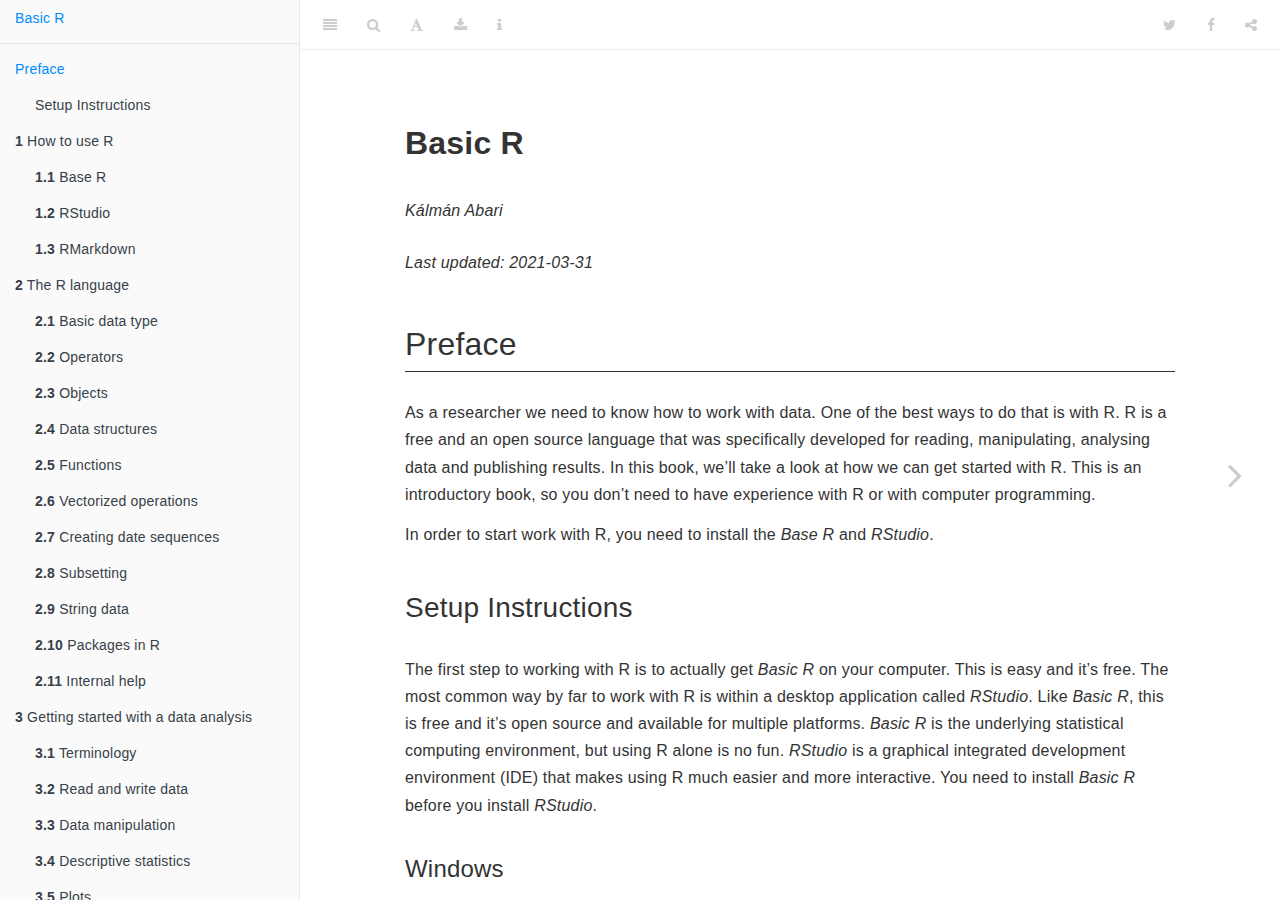
<file: docs/index.html>
<!DOCTYPE html>
<html lang="" xml:lang="">
<head>

  <meta charset="utf-8" />
  <meta http-equiv="X-UA-Compatible" content="IE=edge" />
  <title>Basic R</title>
  <meta name="description" content="Course materials for Basic R" />
  <meta name="generator" content="bookdown 0.21.6 and GitBook 2.6.7" />

  <meta property="og:title" content="Basic R" />
  <meta property="og:type" content="book" />
  
  
  <meta property="og:description" content="Course materials for Basic R" />
  <meta name="github-repo" content="abarik/basicr_2020_21_2" />

  <meta name="twitter:card" content="summary" />
  <meta name="twitter:title" content="Basic R" />
  
  <meta name="twitter:description" content="Course materials for Basic R" />
  

<meta name="author" content="Kálmán Abari" />



  <meta name="viewport" content="width=device-width, initial-scale=1" />
  <meta name="apple-mobile-web-app-capable" content="yes" />
  <meta name="apple-mobile-web-app-status-bar-style" content="black" />
  
  

<link rel="next" href="how-to-use-r.html"/>
<script src="libs/header-attrs/header-attrs.js"></script>
<script src="libs/jquery/jquery.min.js"></script>
<link href="libs/gitbook/css/style.css" rel="stylesheet" />
<link href="libs/gitbook/css/plugin-table.css" rel="stylesheet" />
<link href="libs/gitbook/css/plugin-bookdown.css" rel="stylesheet" />
<link href="libs/gitbook/css/plugin-highlight.css" rel="stylesheet" />
<link href="libs/gitbook/css/plugin-search.css" rel="stylesheet" />
<link href="libs/gitbook/css/plugin-fontsettings.css" rel="stylesheet" />
<link href="libs/gitbook/css/plugin-clipboard.css" rel="stylesheet" />









<link href="libs/anchor-sections/anchor-sections.css" rel="stylesheet" />
<script src="libs/anchor-sections/anchor-sections.js"></script>


<style type="text/css">
pre > code.sourceCode { white-space: pre; position: relative; }
pre > code.sourceCode > span { display: inline-block; line-height: 1.25; }
pre > code.sourceCode > span:empty { height: 1.2em; }
code.sourceCode > span { color: inherit; text-decoration: inherit; }
pre.sourceCode { margin: 0; }
@media screen {
div.sourceCode { overflow: auto; }
}
@media print {
pre > code.sourceCode { white-space: pre-wrap; }
pre > code.sourceCode > span { text-indent: -5em; padding-left: 5em; }
}
pre.numberSource code
  { counter-reset: source-line 0; }
pre.numberSource code > span
  { position: relative; left: -4em; counter-increment: source-line; }
pre.numberSource code > span > a:first-child::before
  { content: counter(source-line);
    position: relative; left: -1em; text-align: right; vertical-align: baseline;
    border: none; display: inline-block;
    -webkit-touch-callout: none; -webkit-user-select: none;
    -khtml-user-select: none; -moz-user-select: none;
    -ms-user-select: none; user-select: none;
    padding: 0 4px; width: 4em;
    color: #aaaaaa;
  }
pre.numberSource { margin-left: 3em; border-left: 1px solid #aaaaaa;  padding-left: 4px; }
div.sourceCode
  {   }
@media screen {
pre > code.sourceCode > span > a:first-child::before { text-decoration: underline; }
}
code span.al { color: #ff0000; font-weight: bold; } /* Alert */
code span.an { color: #60a0b0; font-weight: bold; font-style: italic; } /* Annotation */
code span.at { color: #7d9029; } /* Attribute */
code span.bn { color: #40a070; } /* BaseN */
code span.bu { } /* BuiltIn */
code span.cf { color: #007020; font-weight: bold; } /* ControlFlow */
code span.ch { color: #4070a0; } /* Char */
code span.cn { color: #880000; } /* Constant */
code span.co { color: #60a0b0; font-style: italic; } /* Comment */
code span.cv { color: #60a0b0; font-weight: bold; font-style: italic; } /* CommentVar */
code span.do { color: #ba2121; font-style: italic; } /* Documentation */
code span.dt { color: #902000; } /* DataType */
code span.dv { color: #40a070; } /* DecVal */
code span.er { color: #ff0000; font-weight: bold; } /* Error */
code span.ex { } /* Extension */
code span.fl { color: #40a070; } /* Float */
code span.fu { color: #06287e; } /* Function */
code span.im { } /* Import */
code span.in { color: #60a0b0; font-weight: bold; font-style: italic; } /* Information */
code span.kw { color: #007020; font-weight: bold; } /* Keyword */
code span.op { color: #666666; } /* Operator */
code span.ot { color: #007020; } /* Other */
code span.pp { color: #bc7a00; } /* Preprocessor */
code span.sc { color: #4070a0; } /* SpecialChar */
code span.ss { color: #bb6688; } /* SpecialString */
code span.st { color: #4070a0; } /* String */
code span.va { color: #19177c; } /* Variable */
code span.vs { color: #4070a0; } /* VerbatimString */
code span.wa { color: #60a0b0; font-weight: bold; font-style: italic; } /* Warning */
</style>

<style type="text/css">
/* Used with Pandoc 2.11+ new --citeproc when CSL is used */
div.csl-bib-body { }
div.csl-entry {
  clear: both;
}
.hanging div.csl-entry {
  margin-left:2em;
  text-indent:-2em;
}
div.csl-left-margin {
  min-width:2em;
  float:left;
}
div.csl-right-inline {
  margin-left:2em;
  padding-left:1em;
}
div.csl-indent {
  margin-left: 2em;
}
</style>

<link rel="stylesheet" href="style.css" type="text/css" />
</head>

<body>



  <div class="book without-animation with-summary font-size-2 font-family-1" data-basepath=".">

    <div class="book-summary">
      <nav role="navigation">

<ul class="summary">
<li><a href="./">Basic R</a></li>

<li class="divider"></li>
<li class="chapter" data-level="" data-path="index.html"><a href="index.html"><i class="fa fa-check"></i>Preface</a>
<ul>
<li class="chapter" data-level="" data-path="index.html"><a href="index.html#setup-instructions"><i class="fa fa-check"></i>Setup Instructions</a>
<ul>
<li class="chapter" data-level="" data-path="index.html"><a href="index.html#windows"><i class="fa fa-check"></i>Windows</a></li>
<li class="chapter" data-level="" data-path="index.html"><a href="index.html#macos"><i class="fa fa-check"></i>macOS</a></li>
<li class="chapter" data-level="" data-path="index.html"><a href="index.html#linux"><i class="fa fa-check"></i>Linux</a></li>
</ul></li>
</ul></li>
<li class="chapter" data-level="1" data-path="how-to-use-r.html"><a href="how-to-use-r.html"><i class="fa fa-check"></i><b>1</b> How to use R</a>
<ul>
<li class="chapter" data-level="1.1" data-path="how-to-use-r.html"><a href="how-to-use-r.html#base-r"><i class="fa fa-check"></i><b>1.1</b> Base R</a>
<ul>
<li class="chapter" data-level="1.1.1" data-path="how-to-use-r.html"><a href="how-to-use-r.html#console-of-base-r"><i class="fa fa-check"></i><b>1.1.1</b> Console of Base R</a></li>
<li class="chapter" data-level="1.1.2" data-path="how-to-use-r.html"><a href="how-to-use-r.html#rgui-on-windows"><i class="fa fa-check"></i><b>1.1.2</b> RGui on Windows</a></li>
</ul></li>
<li class="chapter" data-level="1.2" data-path="how-to-use-r.html"><a href="how-to-use-r.html#rstudio"><i class="fa fa-check"></i><b>1.2</b> RStudio</a>
<ul>
<li class="chapter" data-level="1.2.1" data-path="how-to-use-r.html"><a href="how-to-use-r.html#customization"><i class="fa fa-check"></i><b>1.2.1</b> Customization</a></li>
<li class="chapter" data-level="1.2.2" data-path="how-to-use-r.html"><a href="how-to-use-r.html#using-rstudio"><i class="fa fa-check"></i><b>1.2.2</b> Using RStudio</a></li>
<li class="chapter" data-level="1.2.3" data-path="how-to-use-r.html"><a href="how-to-use-r.html#how-to-start-an-r-project"><i class="fa fa-check"></i><b>1.2.3</b> How to start an R project</a></li>
<li class="chapter" data-level="1.2.4" data-path="how-to-use-r.html"><a href="how-to-use-r.html#organizing-your-working-directory"><i class="fa fa-check"></i><b>1.2.4</b> Organizing your working directory</a></li>
<li class="chapter" data-level="1.2.5" data-path="how-to-use-r.html"><a href="how-to-use-r.html#rstudio-console-and-command-prompt"><i class="fa fa-check"></i><b>1.2.5</b> RStudio Console and Command Prompt</a></li>
<li class="chapter" data-level="1.2.6" data-path="how-to-use-r.html"><a href="how-to-use-r.html#rstudio-script-editor"><i class="fa fa-check"></i><b>1.2.6</b> RStudio Script Editor</a></li>
</ul></li>
<li class="chapter" data-level="1.3" data-path="how-to-use-r.html"><a href="how-to-use-r.html#rmarkdown"><i class="fa fa-check"></i><b>1.3</b> RMarkdown</a>
<ul>
<li class="chapter" data-level="1.3.1" data-path="how-to-use-r.html"><a href="how-to-use-r.html#introduction"><i class="fa fa-check"></i><b>1.3.1</b> Introduction</a></li>
<li class="chapter" data-level="1.3.2" data-path="how-to-use-r.html"><a href="how-to-use-r.html#basic-structure-of-r-markdown"><i class="fa fa-check"></i><b>1.3.2</b> Basic Structure of R Markdown</a></li>
<li class="chapter" data-level="1.3.3" data-path="how-to-use-r.html"><a href="how-to-use-r.html#text-formatting-with-r-markdown"><i class="fa fa-check"></i><b>1.3.3</b> Text Formatting with R Markdown</a></li>
<li class="chapter" data-level="1.3.4" data-path="how-to-use-r.html"><a href="how-to-use-r.html#math-expressions"><i class="fa fa-check"></i><b>1.3.4</b> Math expressions</a></li>
</ul></li>
</ul></li>
<li class="chapter" data-level="2" data-path="the-r-language.html"><a href="the-r-language.html"><i class="fa fa-check"></i><b>2</b> The R language</a>
<ul>
<li class="chapter" data-level="2.1" data-path="the-r-language.html"><a href="the-r-language.html#basic-data-type"><i class="fa fa-check"></i><b>2.1</b> Basic data type</a>
<ul>
<li class="chapter" data-level="2.1.1" data-path="the-r-language.html"><a href="the-r-language.html#double"><i class="fa fa-check"></i><b>2.1.1</b> Double</a></li>
<li class="chapter" data-level="2.1.2" data-path="the-r-language.html"><a href="the-r-language.html#integer"><i class="fa fa-check"></i><b>2.1.2</b> Integer</a></li>
<li class="chapter" data-level="2.1.3" data-path="the-r-language.html"><a href="the-r-language.html#characters"><i class="fa fa-check"></i><b>2.1.3</b> Characters</a></li>
<li class="chapter" data-level="2.1.4" data-path="the-r-language.html"><a href="the-r-language.html#logical"><i class="fa fa-check"></i><b>2.1.4</b> Logical</a></li>
</ul></li>
<li class="chapter" data-level="2.2" data-path="the-r-language.html"><a href="the-r-language.html#operators"><i class="fa fa-check"></i><b>2.2</b> Operators</a>
<ul>
<li class="chapter" data-level="2.2.1" data-path="the-r-language.html"><a href="the-r-language.html#arithmetic-operators"><i class="fa fa-check"></i><b>2.2.1</b> Arithmetic operators</a></li>
<li class="chapter" data-level="2.2.2" data-path="the-r-language.html"><a href="the-r-language.html#logical-operators"><i class="fa fa-check"></i><b>2.2.2</b> Logical operators</a></li>
<li class="chapter" data-level="2.2.3" data-path="the-r-language.html"><a href="the-r-language.html#relational-operators"><i class="fa fa-check"></i><b>2.2.3</b> Relational operators</a></li>
<li class="chapter" data-level="2.2.4" data-path="the-r-language.html"><a href="the-r-language.html#assignment-operators"><i class="fa fa-check"></i><b>2.2.4</b> Assignment operators</a></li>
<li class="chapter" data-level="2.2.5" data-path="the-r-language.html"><a href="the-r-language.html#miscellaneous-operators"><i class="fa fa-check"></i><b>2.2.5</b> Miscellaneous operators</a></li>
<li class="chapter" data-level="2.2.6" data-path="the-r-language.html"><a href="the-r-language.html#operator-precedence-in-r"><i class="fa fa-check"></i><b>2.2.6</b> Operator Precedence in R</a></li>
<li class="chapter" data-level="2.2.7" data-path="the-r-language.html"><a href="the-r-language.html#binary-and-unary-operators"><i class="fa fa-check"></i><b>2.2.7</b> Binary and unary operators</a></li>
</ul></li>
<li class="chapter" data-level="2.3" data-path="the-r-language.html"><a href="the-r-language.html#objects"><i class="fa fa-check"></i><b>2.3</b> Objects</a>
<ul>
<li class="chapter" data-level="2.3.1" data-path="the-r-language.html"><a href="the-r-language.html#testing-the-type"><i class="fa fa-check"></i><b>2.3.1</b> Testing the type</a></li>
<li class="chapter" data-level="2.3.2" data-path="the-r-language.html"><a href="the-r-language.html#coercion"><i class="fa fa-check"></i><b>2.3.2</b> Coercion</a></li>
</ul></li>
<li class="chapter" data-level="2.4" data-path="the-r-language.html"><a href="the-r-language.html#data-structures"><i class="fa fa-check"></i><b>2.4</b> Data structures</a>
<ul>
<li class="chapter" data-level="2.4.1" data-path="the-r-language.html"><a href="the-r-language.html#vectors"><i class="fa fa-check"></i><b>2.4.1</b> Vectors</a></li>
<li class="chapter" data-level="2.4.2" data-path="the-r-language.html"><a href="the-r-language.html#factor"><i class="fa fa-check"></i><b>2.4.2</b> Factor</a></li>
<li class="chapter" data-level="2.4.3" data-path="the-r-language.html"><a href="the-r-language.html#matrix"><i class="fa fa-check"></i><b>2.4.3</b> Matrix</a></li>
<li class="chapter" data-level="2.4.4" data-path="the-r-language.html"><a href="the-r-language.html#array"><i class="fa fa-check"></i><b>2.4.4</b> Array</a></li>
<li class="chapter" data-level="2.4.5" data-path="the-r-language.html"><a href="the-r-language.html#list"><i class="fa fa-check"></i><b>2.4.5</b> List</a></li>
<li class="chapter" data-level="2.4.6" data-path="the-r-language.html"><a href="the-r-language.html#data-frame"><i class="fa fa-check"></i><b>2.4.6</b> Data frame</a></li>
</ul></li>
<li class="chapter" data-level="2.5" data-path="the-r-language.html"><a href="the-r-language.html#functions"><i class="fa fa-check"></i><b>2.5</b> Functions</a></li>
<li class="chapter" data-level="2.6" data-path="the-r-language.html"><a href="the-r-language.html#vectorized-operations"><i class="fa fa-check"></i><b>2.6</b> Vectorized operations</a></li>
<li class="chapter" data-level="2.7" data-path="the-r-language.html"><a href="the-r-language.html#creating-date-sequences"><i class="fa fa-check"></i><b>2.7</b> Creating date sequences</a>
<ul>
<li class="chapter" data-level="2.7.1" data-path="the-r-language.html"><a href="the-r-language.html#creating-a-sequence-of-numeric-values"><i class="fa fa-check"></i><b>2.7.1</b> Creating a sequence of numeric values</a></li>
<li class="chapter" data-level="2.7.2" data-path="the-r-language.html"><a href="the-r-language.html#creating-a-sequence-of-repeated-values"><i class="fa fa-check"></i><b>2.7.2</b> Creating a Sequence of Repeated Values</a></li>
<li class="chapter" data-level="2.7.3" data-path="the-r-language.html"><a href="the-r-language.html#sequential-names"><i class="fa fa-check"></i><b>2.7.3</b> Sequential names</a></li>
</ul></li>
<li class="chapter" data-level="2.8" data-path="the-r-language.html"><a href="the-r-language.html#subsetting"><i class="fa fa-check"></i><b>2.8</b> Subsetting</a>
<ul>
<li class="chapter" data-level="2.8.1" data-path="the-r-language.html"><a href="the-r-language.html#subsetting-vector"><i class="fa fa-check"></i><b>2.8.1</b> Subsetting vector</a></li>
<li class="chapter" data-level="2.8.2" data-path="the-r-language.html"><a href="the-r-language.html#subsetting-data-frames"><i class="fa fa-check"></i><b>2.8.2</b> Subsetting data frames</a></li>
</ul></li>
<li class="chapter" data-level="2.9" data-path="the-r-language.html"><a href="the-r-language.html#string-data"><i class="fa fa-check"></i><b>2.9</b> String data</a>
<ul>
<li class="chapter" data-level="2.9.1" data-path="the-r-language.html"><a href="the-r-language.html#simple-character-manipulation"><i class="fa fa-check"></i><b>2.9.1</b> Simple Character Manipulation</a></li>
<li class="chapter" data-level="2.9.2" data-path="the-r-language.html"><a href="the-r-language.html#searching-and-replacing"><i class="fa fa-check"></i><b>2.9.2</b> Searching and Replacing</a></li>
</ul></li>
<li class="chapter" data-level="2.10" data-path="the-r-language.html"><a href="the-r-language.html#packages-in-r"><i class="fa fa-check"></i><b>2.10</b> Packages in R</a>
<ul>
<li class="chapter" data-level="2.10.1" data-path="the-r-language.html"><a href="the-r-language.html#load-packages"><i class="fa fa-check"></i><b>2.10.1</b> Load packages</a></li>
<li class="chapter" data-level="2.10.2" data-path="the-r-language.html"><a href="the-r-language.html#install-packages"><i class="fa fa-check"></i><b>2.10.2</b> Install packages</a></li>
<li class="chapter" data-level="2.10.3" data-path="the-r-language.html"><a href="the-r-language.html#masking"><i class="fa fa-check"></i><b>2.10.3</b> Masking</a></li>
</ul></li>
<li class="chapter" data-level="2.11" data-path="the-r-language.html"><a href="the-r-language.html#internal-help"><i class="fa fa-check"></i><b>2.11</b> Internal help</a></li>
</ul></li>
<li class="chapter" data-level="3" data-path="getting-started-with-a-data-analysis.html"><a href="getting-started-with-a-data-analysis.html"><i class="fa fa-check"></i><b>3</b> Getting started with a data analysis</a>
<ul>
<li class="chapter" data-level="3.1" data-path="getting-started-with-a-data-analysis.html"><a href="getting-started-with-a-data-analysis.html#terminology"><i class="fa fa-check"></i><b>3.1</b> Terminology</a></li>
<li class="chapter" data-level="3.2" data-path="getting-started-with-a-data-analysis.html"><a href="getting-started-with-a-data-analysis.html#read-and-write-data"><i class="fa fa-check"></i><b>3.2</b> Read and write data</a>
<ul>
<li class="chapter" data-level="3.2.1" data-path="getting-started-with-a-data-analysis.html"><a href="getting-started-with-a-data-analysis.html#importing-data-from-a-delimited-text-file"><i class="fa fa-check"></i><b>3.2.1</b> Importing data from a delimited text file</a></li>
<li class="chapter" data-level="3.2.2" data-path="getting-started-with-a-data-analysis.html"><a href="getting-started-with-a-data-analysis.html#importing-data-from-excel"><i class="fa fa-check"></i><b>3.2.2</b> Importing data from Excel</a></li>
<li class="chapter" data-level="3.2.3" data-path="getting-started-with-a-data-analysis.html"><a href="getting-started-with-a-data-analysis.html#exporting-data-from-r"><i class="fa fa-check"></i><b>3.2.3</b> Exporting data from R</a></li>
</ul></li>
<li class="chapter" data-level="3.3" data-path="getting-started-with-a-data-analysis.html"><a href="getting-started-with-a-data-analysis.html#data-manipulation"><i class="fa fa-check"></i><b>3.3</b> Data manipulation</a>
<ul>
<li class="chapter" data-level="3.3.1" data-path="getting-started-with-a-data-analysis.html"><a href="getting-started-with-a-data-analysis.html#get-information"><i class="fa fa-check"></i><b>3.3.1</b> Get information</a></li>
<li class="chapter" data-level="3.3.2" data-path="getting-started-with-a-data-analysis.html"><a href="getting-started-with-a-data-analysis.html#data-type-conversions"><i class="fa fa-check"></i><b>3.3.2</b> Data type conversions</a></li>
<li class="chapter" data-level="3.3.3" data-path="getting-started-with-a-data-analysis.html"><a href="getting-started-with-a-data-analysis.html#transformation"><i class="fa fa-check"></i><b>3.3.3</b> Transformation</a></li>
<li class="chapter" data-level="3.3.4" data-path="getting-started-with-a-data-analysis.html"><a href="getting-started-with-a-data-analysis.html#identifying-and-treating-missing-values"><i class="fa fa-check"></i><b>3.3.4</b> Identifying and treating missing values</a></li>
<li class="chapter" data-level="3.3.5" data-path="getting-started-with-a-data-analysis.html"><a href="getting-started-with-a-data-analysis.html#numeric-to-factor"><i class="fa fa-check"></i><b>3.3.5</b> Numeric to factor</a></li>
</ul></li>
<li class="chapter" data-level="3.4" data-path="getting-started-with-a-data-analysis.html"><a href="getting-started-with-a-data-analysis.html#descriptive-statistics"><i class="fa fa-check"></i><b>3.4</b> Descriptive statistics</a>
<ul>
<li class="chapter" data-level="3.4.1" data-path="getting-started-with-a-data-analysis.html"><a href="getting-started-with-a-data-analysis.html#measurements"><i class="fa fa-check"></i><b>3.4.1</b> Measurements</a></li>
<li class="chapter" data-level="3.4.2" data-path="getting-started-with-a-data-analysis.html"><a href="getting-started-with-a-data-analysis.html#tables"><i class="fa fa-check"></i><b>3.4.2</b> Tables</a></li>
</ul></li>
<li class="chapter" data-level="3.5" data-path="getting-started-with-a-data-analysis.html"><a href="getting-started-with-a-data-analysis.html#plots"><i class="fa fa-check"></i><b>3.5</b> Plots</a>
<ul>
<li class="chapter" data-level="3.5.1" data-path="getting-started-with-a-data-analysis.html"><a href="getting-started-with-a-data-analysis.html#traditional-graphics"><i class="fa fa-check"></i><b>3.5.1</b> Traditional graphics</a></li>
<li class="chapter" data-level="3.5.2" data-path="getting-started-with-a-data-analysis.html"><a href="getting-started-with-a-data-analysis.html#ggplot2-graphics"><i class="fa fa-check"></i><b>3.5.2</b> ggplot2 graphics</a></li>
</ul></li>
</ul></li>
<li class="appendix"><span><b>Appendix</b></span></li>
<li class="chapter" data-level="A" data-path="recaps-in-1-minutes-or-less.html"><a href="recaps-in-1-minutes-or-less.html"><i class="fa fa-check"></i><b>A</b> Recaps in 1 minutes or less</a>
<ul>
<li class="chapter" data-level="A.1" data-path="recaps-in-1-minutes-or-less.html"><a href="recaps-in-1-minutes-or-less.html#possibilities-of-using-r"><i class="fa fa-check"></i><b>A.1</b> Possibilities of using R</a></li>
<li class="chapter" data-level="A.2" data-path="recaps-in-1-minutes-or-less.html"><a href="recaps-in-1-minutes-or-less.html#console-features-1"><i class="fa fa-check"></i><b>A.2</b> Console features</a></li>
<li class="chapter" data-level="A.3" data-path="recaps-in-1-minutes-or-less.html"><a href="recaps-in-1-minutes-or-less.html#advantages-of-script-editor-in-rstudio"><i class="fa fa-check"></i><b>A.3</b> Advantages of Script editor in RStudio</a></li>
<li class="chapter" data-level="A.4" data-path="recaps-in-1-minutes-or-less.html"><a href="recaps-in-1-minutes-or-less.html#useful-keyboard-shortcuts-in-rstudio"><i class="fa fa-check"></i><b>A.4</b> Useful keyboard shortcuts in RStudio</a></li>
<li class="chapter" data-level="A.5" data-path="recaps-in-1-minutes-or-less.html"><a href="recaps-in-1-minutes-or-less.html#base-types-in-r"><i class="fa fa-check"></i><b>A.5</b> Base types in R</a></li>
<li class="chapter" data-level="A.6" data-path="recaps-in-1-minutes-or-less.html"><a href="recaps-in-1-minutes-or-less.html#data-structures-1"><i class="fa fa-check"></i><b>A.6</b> Data structures</a></li>
<li class="chapter" data-level="A.7" data-path="recaps-in-1-minutes-or-less.html"><a href="recaps-in-1-minutes-or-less.html#operators-1"><i class="fa fa-check"></i><b>A.7</b> Operators</a></li>
<li class="chapter" data-level="A.8" data-path="recaps-in-1-minutes-or-less.html"><a href="recaps-in-1-minutes-or-less.html#maths-functions"><i class="fa fa-check"></i><b>A.8</b> Maths functions</a></li>
<li class="chapter" data-level="A.9" data-path="recaps-in-1-minutes-or-less.html"><a href="recaps-in-1-minutes-or-less.html#string-functions"><i class="fa fa-check"></i><b>A.9</b> String functions</a></li>
<li class="chapter" data-level="A.10" data-path="recaps-in-1-minutes-or-less.html"><a href="recaps-in-1-minutes-or-less.html#base-r-statistical-functions"><i class="fa fa-check"></i><b>A.10</b> Base R Statistical Functions</a></li>
<li class="chapter" data-level="A.11" data-path="recaps-in-1-minutes-or-less.html"><a href="recaps-in-1-minutes-or-less.html#regular-sequences"><i class="fa fa-check"></i><b>A.11</b> Regular sequences</a></li>
<li class="chapter" data-level="A.12" data-path="recaps-in-1-minutes-or-less.html"><a href="recaps-in-1-minutes-or-less.html#subsetting-1"><i class="fa fa-check"></i><b>A.12</b> Subsetting</a></li>
<li class="chapter" data-level="A.13" data-path="recaps-in-1-minutes-or-less.html"><a href="recaps-in-1-minutes-or-less.html#packages"><i class="fa fa-check"></i><b>A.13</b> Packages</a></li>
<li class="chapter" data-level="A.14" data-path="recaps-in-1-minutes-or-less.html"><a href="recaps-in-1-minutes-or-less.html#readingwriting-data-files"><i class="fa fa-check"></i><b>A.14</b> Reading/Writing data files</a></li>
<li class="chapter" data-level="A.15" data-path="recaps-in-1-minutes-or-less.html"><a href="recaps-in-1-minutes-or-less.html#filter"><i class="fa fa-check"></i><b>A.15</b> Filter</a></li>
<li class="chapter" data-level="A.16" data-path="recaps-in-1-minutes-or-less.html"><a href="recaps-in-1-minutes-or-less.html#sort"><i class="fa fa-check"></i><b>A.16</b> Sort</a></li>
<li class="chapter" data-level="A.17" data-path="recaps-in-1-minutes-or-less.html"><a href="recaps-in-1-minutes-or-less.html#data-type-conversion"><i class="fa fa-check"></i><b>A.17</b> Data type conversion</a></li>
<li class="chapter" data-level="A.18" data-path="recaps-in-1-minutes-or-less.html"><a href="recaps-in-1-minutes-or-less.html#transformation-1"><i class="fa fa-check"></i><b>A.18</b> Transformation</a></li>
<li class="chapter" data-level="A.19" data-path="recaps-in-1-minutes-or-less.html"><a href="recaps-in-1-minutes-or-less.html#descriptive-statistics-1"><i class="fa fa-check"></i><b>A.19</b> Descriptive statistics</a></li>
</ul></li>
<li class="chapter" data-level="B" data-path="terminology-1.html"><a href="terminology-1.html"><i class="fa fa-check"></i><b>B</b> Terminology</a>
<ul>
<li class="chapter" data-level="B.1" data-path="terminology-1.html"><a href="terminology-1.html#terms-in-statistics"><i class="fa fa-check"></i><b>B.1</b> Terms in Statistics</a></li>
<li class="chapter" data-level="B.2" data-path="terminology-1.html"><a href="terminology-1.html#terms-in-r"><i class="fa fa-check"></i><b>B.2</b> Terms in R</a></li>
<li class="chapter" data-level="B.3" data-path="terminology-1.html"><a href="terminology-1.html#terms-in-statistics-and-r"><i class="fa fa-check"></i><b>B.3</b> Terms in Statistics and R</a></li>
</ul></li>
<li class="chapter" data-level="C" data-path="miscellaneous.html"><a href="miscellaneous.html"><i class="fa fa-check"></i><b>C</b> Miscellaneous</a>
<ul>
<li class="chapter" data-level="C.1" data-path="miscellaneous.html"><a href="miscellaneous.html#rules-of-using-r"><i class="fa fa-check"></i><b>C.1</b> Rules of using R</a></li>
<li class="chapter" data-level="C.2" data-path="miscellaneous.html"><a href="miscellaneous.html#good-to-know"><i class="fa fa-check"></i><b>C.2</b> Good to know</a></li>
<li class="chapter" data-level="C.3" data-path="miscellaneous.html"><a href="miscellaneous.html#why-is-my-code-broken"><i class="fa fa-check"></i><b>C.3</b> Why is my code broken?</a></li>
<li class="chapter" data-level="C.4" data-path="miscellaneous.html"><a href="miscellaneous.html#other-resources"><i class="fa fa-check"></i><b>C.4</b> Other resources</a></li>
</ul></li>
<li class="chapter" data-level="" data-path="references.html"><a href="references.html"><i class="fa fa-check"></i>References</a></li>
<li class="divider"></li>
<li><a href="https://github.com/rstudio/bookdown" target="blank">Published with bookdown</a></li>

</ul>

      </nav>
    </div>

    <div class="book-body">
      <div class="body-inner">
        <div class="book-header" role="navigation">
          <h1>
            <i class="fa fa-circle-o-notch fa-spin"></i><a href="./">Basic R</a>
          </h1>
        </div>

        <div class="page-wrapper" tabindex="-1" role="main">
          <div class="page-inner">

            <section class="normal" id="section-">
<div id="header">
<h1 class="title">Basic R</h1>
<p class="author"><em>Kálmán Abari</em></p>
<p class="date" style="margin-top: 1.5em;"><em>Last updated: 2021-03-31</em></p>
</div>
<div id="preface" class="section level1 unnumbered">
<h1>Preface</h1>
<p>As a researcher we need to know how to work with data. One of the best ways to do that is with R. R is a free and an open source language that was specifically developed for reading, manipulating, analysing data and publishing results. In this book, we’ll take a look at how we can get started with R. This is an introductory book, so you don’t need to have experience with R or with computer programming.</p>
<p>In order to start work with R, you need to install the <em>Base R</em> and <em>RStudio</em>.</p>
<div id="setup-instructions" class="section level2 unnumbered">
<h2>Setup Instructions</h2>
<p>The first step to working with R is to actually get <em>Basic R</em> on your computer. This is easy and it’s free. The most common way by far to work with R is within a desktop application called <em>RStudio</em>. Like <em>Basic R</em>, this is free and it’s open source and available for multiple platforms. <em>Basic R</em> is the underlying statistical computing environment, but using R alone is no
fun. <em>RStudio</em> is a graphical integrated development environment (IDE) that makes
using R much easier and more interactive. You need to install <em>Basic R</em> before you
install <em>RStudio</em>.</p>
<div id="windows" class="section level3 unnumbered">
<h3>Windows</h3>
<ul>
<li>Download R from
the <a href="http://cran.r-project.org/bin/windows/base/release.htm">CRAN website</a>.</li>
<li>Run the <code>.exe</code> file that was just downloaded</li>
<li>Go to the <a href="https://www.rstudio.com/products/rstudio/download/#download">RStudio download page</a></li>
<li>Under <em>Installers</em> select <strong>RStudio x.yy.zzz - Windows
XP/Vista/7/8</strong> (where x, y, and z represent version numbers)</li>
<li>Double click the file to install it</li>
<li>Once it’s installed, open RStudio to make sure it works and you don’t get any
error messages.</li>
</ul>
</div>
<div id="macos" class="section level3 unnumbered">
<h3>macOS</h3>
<ul>
<li>Download R from
the <a href="http://cran.r-project.org/bin/macosx">CRAN website</a>.</li>
<li>Select the <code>.pkg</code> file for the latest R version</li>
<li>Double click on the downloaded file to install R</li>
<li>Go to the <a href="https://www.rstudio.com/products/rstudio/download/#download">RStudio download page</a></li>
<li>Under <em>Installers</em> select <strong>RStudio x.yy.zzz - Mac OS X 10.6+ (64-bit)</strong>
(where x, y, and z represent version numbers)</li>
<li>Double click the file to install RStudio</li>
<li>Once it’s installed, open RStudio to make sure it works and you don’t get any
error messages.</li>
</ul>
</div>
<div id="linux" class="section level3 unnumbered">
<h3>Linux</h3>
<ul>
<li>Follow the instructions for your distribution
from <a href="https://cloud.r-project.org/bin/linux">CRAN</a>, they provide information
to get the most recent version of R for common distributions. For most
distributions, you could use your package manager (e.g., for Debian/Ubuntu run
<code>sudo apt-get install r-base</code>, and for Fedora <code>sudo yum install R</code>), but we
don’t recommend this approach as the versions provided by this are
usually out of date. In any case, make sure you have at least R 4.0.0.</li>
<li>Go to the
<a href="https://www.rstudio.com/products/rstudio/download/#download">RStudio download page</a></li>
<li>Under <em>Installers</em> select the version that matches your distribution, and
install it with your preferred method (e.g., with Debian/Ubuntu <code>sudo dpkg -i   rstudio-x.yy.zzz-amd64.deb</code> at the terminal).</li>
<li>Once it’s installed, open RStudio to make sure it works and you don’t get any
error messages.</li>
</ul>

</div>
</div>
</div>
            </section>

          </div>
        </div>
      </div>

<a href="how-to-use-r.html" class="navigation navigation-next navigation-unique" aria-label="Next page"><i class="fa fa-angle-right"></i></a>
    </div>
  </div>
<script src="libs/gitbook/js/app.min.js"></script>
<script src="libs/gitbook/js/lunr.js"></script>
<script src="libs/gitbook/js/clipboard.min.js"></script>
<script src="libs/gitbook/js/plugin-search.js"></script>
<script src="libs/gitbook/js/plugin-sharing.js"></script>
<script src="libs/gitbook/js/plugin-fontsettings.js"></script>
<script src="libs/gitbook/js/plugin-bookdown.js"></script>
<script src="libs/gitbook/js/jquery.highlight.js"></script>
<script src="libs/gitbook/js/plugin-clipboard.js"></script>
<script>
gitbook.require(["gitbook"], function(gitbook) {
gitbook.start({
"sharing": {
"github": false,
"facebook": true,
"twitter": true,
"linkedin": false,
"weibo": false,
"instapaper": false,
"vk": false,
"all": ["facebook", "twitter", "linkedin", "weibo", "instapaper"]
},
"fontsettings": {
"theme": "white",
"family": "sans",
"size": 2
},
"edit": {
"link": null,
"text": null
},
"history": {
"link": null,
"text": null
},
"view": {
"link": null,
"text": null
},
"download": ["basicr_2020_21_2.pdf", "basicr_2020_21_2.epub"],
"toc": {
"collapse": "subsection"
}
});
});
</script>

<!-- dynamically load mathjax for compatibility with self-contained -->
<script>
  (function () {
    var script = document.createElement("script");
    script.type = "text/javascript";
    var src = "true";
    if (src === "" || src === "true") src = "https://mathjax.rstudio.com/latest/MathJax.js?config=TeX-MML-AM_CHTML";
    if (location.protocol !== "file:")
      if (/^https?:/.test(src))
        src = src.replace(/^https?:/, '');
    script.src = src;
    document.getElementsByTagName("head")[0].appendChild(script);
  })();
</script>
</body>

</html>
</file>
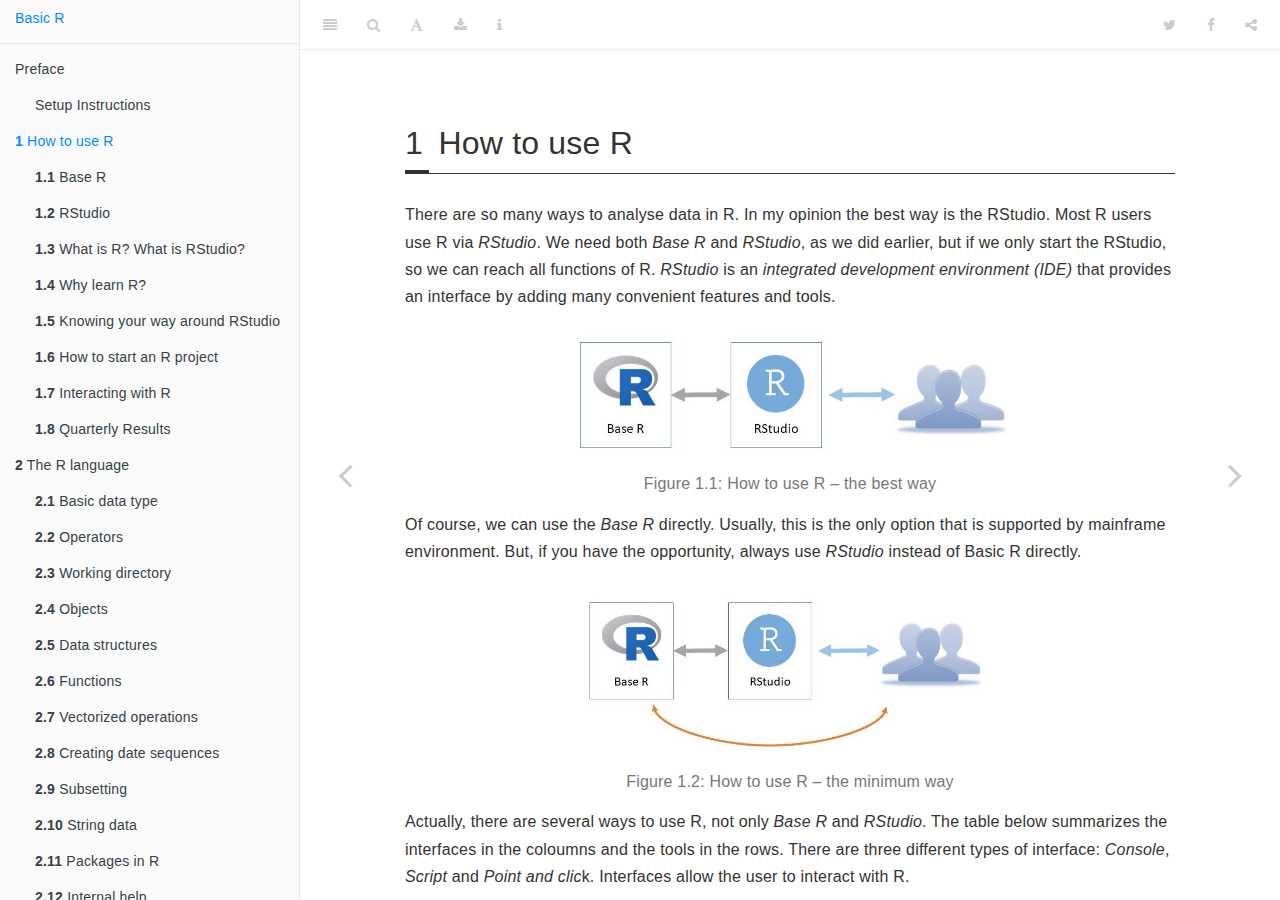
<file: docs/backgroud.html>
<!DOCTYPE html>
<html lang="" xml:lang="">
<head>

  <meta charset="utf-8" />
  <meta http-equiv="X-UA-Compatible" content="IE=edge" />
  <title>1 How to use R | Basic R</title>
  <meta name="description" content="Course materials for Basic R" />
  <meta name="generator" content="bookdown 0.21.6 and GitBook 2.6.7" />

  <meta property="og:title" content="1 How to use R | Basic R" />
  <meta property="og:type" content="book" />
  
  
  <meta property="og:description" content="Course materials for Basic R" />
  <meta name="github-repo" content="cengel/R-intro" />

  <meta name="twitter:card" content="summary" />
  <meta name="twitter:title" content="1 How to use R | Basic R" />
  
  <meta name="twitter:description" content="Course materials for Basic R" />
  

<meta name="author" content="Kálmán Abari" />



  <meta name="viewport" content="width=device-width, initial-scale=1" />
  <meta name="apple-mobile-web-app-capable" content="yes" />
  <meta name="apple-mobile-web-app-status-bar-style" content="black" />
  
  
<link rel="prev" href="index.html"/>
<link rel="next" href="the-r-language.html"/>
<script src="libs/header-attrs-2.7.3/header-attrs.js"></script>
<script src="libs/jquery-2.2.3/jquery.min.js"></script>
<link href="libs/gitbook-2.6.7/css/style.css" rel="stylesheet" />
<link href="libs/gitbook-2.6.7/css/plugin-table.css" rel="stylesheet" />
<link href="libs/gitbook-2.6.7/css/plugin-bookdown.css" rel="stylesheet" />
<link href="libs/gitbook-2.6.7/css/plugin-highlight.css" rel="stylesheet" />
<link href="libs/gitbook-2.6.7/css/plugin-search.css" rel="stylesheet" />
<link href="libs/gitbook-2.6.7/css/plugin-fontsettings.css" rel="stylesheet" />
<link href="libs/gitbook-2.6.7/css/plugin-clipboard.css" rel="stylesheet" />









<link href="libs/anchor-sections-1.0.1/anchor-sections.css" rel="stylesheet" />
<script src="libs/anchor-sections-1.0.1/anchor-sections.js"></script>
<script src="libs/kePrint-0.0.1/kePrint.js"></script>
<link href="libs/lightable-0.0.1/lightable.css" rel="stylesheet" />


<style type="text/css">
pre > code.sourceCode { white-space: pre; position: relative; }
pre > code.sourceCode > span { display: inline-block; line-height: 1.25; }
pre > code.sourceCode > span:empty { height: 1.2em; }
code.sourceCode > span { color: inherit; text-decoration: inherit; }
pre.sourceCode { margin: 0; }
@media screen {
div.sourceCode { overflow: auto; }
}
@media print {
pre > code.sourceCode { white-space: pre-wrap; }
pre > code.sourceCode > span { text-indent: -5em; padding-left: 5em; }
}
pre.numberSource code
  { counter-reset: source-line 0; }
pre.numberSource code > span
  { position: relative; left: -4em; counter-increment: source-line; }
pre.numberSource code > span > a:first-child::before
  { content: counter(source-line);
    position: relative; left: -1em; text-align: right; vertical-align: baseline;
    border: none; display: inline-block;
    -webkit-touch-callout: none; -webkit-user-select: none;
    -khtml-user-select: none; -moz-user-select: none;
    -ms-user-select: none; user-select: none;
    padding: 0 4px; width: 4em;
    color: #aaaaaa;
  }
pre.numberSource { margin-left: 3em; border-left: 1px solid #aaaaaa;  padding-left: 4px; }
div.sourceCode
  {   }
@media screen {
pre > code.sourceCode > span > a:first-child::before { text-decoration: underline; }
}
code span.al { color: #ff0000; font-weight: bold; } /* Alert */
code span.an { color: #60a0b0; font-weight: bold; font-style: italic; } /* Annotation */
code span.at { color: #7d9029; } /* Attribute */
code span.bn { color: #40a070; } /* BaseN */
code span.bu { } /* BuiltIn */
code span.cf { color: #007020; font-weight: bold; } /* ControlFlow */
code span.ch { color: #4070a0; } /* Char */
code span.cn { color: #880000; } /* Constant */
code span.co { color: #60a0b0; font-style: italic; } /* Comment */
code span.cv { color: #60a0b0; font-weight: bold; font-style: italic; } /* CommentVar */
code span.do { color: #ba2121; font-style: italic; } /* Documentation */
code span.dt { color: #902000; } /* DataType */
code span.dv { color: #40a070; } /* DecVal */
code span.er { color: #ff0000; font-weight: bold; } /* Error */
code span.ex { } /* Extension */
code span.fl { color: #40a070; } /* Float */
code span.fu { color: #06287e; } /* Function */
code span.im { } /* Import */
code span.in { color: #60a0b0; font-weight: bold; font-style: italic; } /* Information */
code span.kw { color: #007020; font-weight: bold; } /* Keyword */
code span.op { color: #666666; } /* Operator */
code span.ot { color: #007020; } /* Other */
code span.pp { color: #bc7a00; } /* Preprocessor */
code span.sc { color: #4070a0; } /* SpecialChar */
code span.ss { color: #bb6688; } /* SpecialString */
code span.st { color: #4070a0; } /* String */
code span.va { color: #19177c; } /* Variable */
code span.vs { color: #4070a0; } /* VerbatimString */
code span.wa { color: #60a0b0; font-weight: bold; font-style: italic; } /* Warning */
</style>

<style type="text/css">
/* Used with Pandoc 2.11+ new --citeproc when CSL is used */
div.csl-bib-body { }
div.csl-entry {
  clear: both;
}
.hanging div.csl-entry {
  margin-left:2em;
  text-indent:-2em;
}
div.csl-left-margin {
  min-width:2em;
  float:left;
}
div.csl-right-inline {
  margin-left:2em;
  padding-left:1em;
}
div.csl-indent {
  margin-left: 2em;
}
</style>

<link rel="stylesheet" href="style.css" type="text/css" />
</head>

<body>



  <div class="book without-animation with-summary font-size-2 font-family-1" data-basepath=".">

    <div class="book-summary">
      <nav role="navigation">

<ul class="summary">
<li><a href="./">Basic R</a></li>

<li class="divider"></li>
<li class="chapter" data-level="" data-path="index.html"><a href="index.html"><i class="fa fa-check"></i>Preface</a>
<ul>
<li class="chapter" data-level="" data-path="index.html"><a href="index.html#setup-instructions"><i class="fa fa-check"></i>Setup Instructions</a>
<ul>
<li class="chapter" data-level="" data-path="index.html"><a href="index.html#windows"><i class="fa fa-check"></i>Windows</a></li>
<li class="chapter" data-level="" data-path="index.html"><a href="index.html#macos"><i class="fa fa-check"></i>macOS</a></li>
<li class="chapter" data-level="" data-path="index.html"><a href="index.html#linux"><i class="fa fa-check"></i>Linux</a></li>
</ul></li>
</ul></li>
<li class="chapter" data-level="1" data-path="backgroud.html"><a href="backgroud.html"><i class="fa fa-check"></i><b>1</b> How to use R</a>
<ul>
<li class="chapter" data-level="1.1" data-path="backgroud.html"><a href="backgroud.html#base-r"><i class="fa fa-check"></i><b>1.1</b> Base R</a>
<ul>
<li class="chapter" data-level="1.1.1" data-path="backgroud.html"><a href="backgroud.html#console-of-base-r"><i class="fa fa-check"></i><b>1.1.1</b> Console of Base R</a></li>
<li class="chapter" data-level="1.1.2" data-path="backgroud.html"><a href="backgroud.html#rgui-on-windows"><i class="fa fa-check"></i><b>1.1.2</b> RGui on Windows</a></li>
</ul></li>
<li class="chapter" data-level="1.2" data-path="backgroud.html"><a href="backgroud.html#rstudio"><i class="fa fa-check"></i><b>1.2</b> RStudio</a></li>
<li class="chapter" data-level="1.3" data-path="backgroud.html"><a href="backgroud.html#what-is-r-what-is-rstudio"><i class="fa fa-check"></i><b>1.3</b> What is R? What is RStudio?</a></li>
<li class="chapter" data-level="1.4" data-path="backgroud.html"><a href="backgroud.html#why-learn-r"><i class="fa fa-check"></i><b>1.4</b> Why learn R?</a>
<ul>
<li class="chapter" data-level="1.4.1" data-path="backgroud.html"><a href="backgroud.html#r-does-not-involve-lots-of-pointing-and-clicking-and-thats-a-good-thing"><i class="fa fa-check"></i><b>1.4.1</b> R does not involve lots of pointing and clicking, and that’s a good thing</a></li>
<li class="chapter" data-level="1.4.2" data-path="backgroud.html"><a href="backgroud.html#r-code-is-great-for-reproducibility"><i class="fa fa-check"></i><b>1.4.2</b> R code is great for reproducibility</a></li>
<li class="chapter" data-level="1.4.3" data-path="backgroud.html"><a href="backgroud.html#r-is-interdisciplinary-and-extensible"><i class="fa fa-check"></i><b>1.4.3</b> R is interdisciplinary and extensible</a></li>
<li class="chapter" data-level="1.4.4" data-path="backgroud.html"><a href="backgroud.html#r-works-on-data-of-all-shapes-and-sizes"><i class="fa fa-check"></i><b>1.4.4</b> R works on data of all shapes and sizes</a></li>
<li class="chapter" data-level="1.4.5" data-path="backgroud.html"><a href="backgroud.html#r-produces-high-quality-graphics"><i class="fa fa-check"></i><b>1.4.5</b> R produces high-quality graphics</a></li>
<li class="chapter" data-level="1.4.6" data-path="backgroud.html"><a href="backgroud.html#r-has-a-large-community"><i class="fa fa-check"></i><b>1.4.6</b> R has a large community</a></li>
<li class="chapter" data-level="1.4.7" data-path="backgroud.html"><a href="backgroud.html#not-only-is-r-free-but-it-is-also-open-source-and-cross-platform"><i class="fa fa-check"></i><b>1.4.7</b> Not only is R free, but it is also open-source and cross-platform</a></li>
</ul></li>
<li class="chapter" data-level="1.5" data-path="backgroud.html"><a href="backgroud.html#knowing-your-way-around-rstudio"><i class="fa fa-check"></i><b>1.5</b> Knowing your way around RStudio</a></li>
<li class="chapter" data-level="1.6" data-path="backgroud.html"><a href="backgroud.html#how-to-start-an-r-project"><i class="fa fa-check"></i><b>1.6</b> How to start an R project</a>
<ul>
<li class="chapter" data-level="1.6.1" data-path="backgroud.html"><a href="backgroud.html#organizing-your-working-directory"><i class="fa fa-check"></i><b>1.6.1</b> Organizing your working directory</a></li>
</ul></li>
<li class="chapter" data-level="1.7" data-path="backgroud.html"><a href="backgroud.html#interacting-with-r"><i class="fa fa-check"></i><b>1.7</b> Interacting with R</a>
<ul>
<li class="chapter" data-level="1.7.1" data-path="backgroud.html"><a href="backgroud.html#rstudio-console-and-command-prompt"><i class="fa fa-check"></i><b>1.7.1</b> RStudio Console and Command Prompt</a></li>
</ul></li>
<li class="chapter" data-level="1.8" data-path="backgroud.html"><a href="backgroud.html#quarterly-results"><i class="fa fa-check"></i><b>1.8</b> Quarterly Results</a>
<ul>
<li class="chapter" data-level="1.8.1" data-path="backgroud.html"><a href="backgroud.html#by-product"><i class="fa fa-check"></i><b>1.8.1</b> By Product</a></li>
<li class="chapter" data-level="1.8.2" data-path="backgroud.html"><a href="backgroud.html#by-region"><i class="fa fa-check"></i><b>1.8.2</b> By Region</a></li>
<li class="chapter" data-level="1.8.3" data-path="backgroud.html"><a href="backgroud.html#rstudio-script-editor"><i class="fa fa-check"></i><b>1.8.3</b> RStudio Script Editor</a></li>
</ul></li>
</ul></li>
<li class="chapter" data-level="2" data-path="the-r-language.html"><a href="the-r-language.html"><i class="fa fa-check"></i><b>2</b> The R language</a>
<ul>
<li class="chapter" data-level="2.1" data-path="the-r-language.html"><a href="the-r-language.html#basic-data-type"><i class="fa fa-check"></i><b>2.1</b> Basic data type</a>
<ul>
<li class="chapter" data-level="2.1.1" data-path="the-r-language.html"><a href="the-r-language.html#double"><i class="fa fa-check"></i><b>2.1.1</b> Double</a></li>
<li class="chapter" data-level="2.1.2" data-path="the-r-language.html"><a href="the-r-language.html#integer"><i class="fa fa-check"></i><b>2.1.2</b> Integer</a></li>
<li class="chapter" data-level="2.1.3" data-path="the-r-language.html"><a href="the-r-language.html#characters"><i class="fa fa-check"></i><b>2.1.3</b> Characters</a></li>
<li class="chapter" data-level="2.1.4" data-path="the-r-language.html"><a href="the-r-language.html#logical"><i class="fa fa-check"></i><b>2.1.4</b> Logical</a></li>
</ul></li>
<li class="chapter" data-level="2.2" data-path="the-r-language.html"><a href="the-r-language.html#operators"><i class="fa fa-check"></i><b>2.2</b> Operators</a>
<ul>
<li class="chapter" data-level="2.2.1" data-path="the-r-language.html"><a href="the-r-language.html#arithmetic-operators"><i class="fa fa-check"></i><b>2.2.1</b> Arithmetic operators</a></li>
<li class="chapter" data-level="2.2.2" data-path="the-r-language.html"><a href="the-r-language.html#logical-operators"><i class="fa fa-check"></i><b>2.2.2</b> Logical operators</a></li>
<li class="chapter" data-level="2.2.3" data-path="the-r-language.html"><a href="the-r-language.html#relational-operators"><i class="fa fa-check"></i><b>2.2.3</b> Relational operators</a></li>
<li class="chapter" data-level="2.2.4" data-path="the-r-language.html"><a href="the-r-language.html#assigment-operators"><i class="fa fa-check"></i><b>2.2.4</b> Assigment operators</a></li>
<li class="chapter" data-level="2.2.5" data-path="the-r-language.html"><a href="the-r-language.html#miscellaneous-operators"><i class="fa fa-check"></i><b>2.2.5</b> Miscellaneous operators</a></li>
<li class="chapter" data-level="2.2.6" data-path="the-r-language.html"><a href="the-r-language.html#operator-precedence-in-r"><i class="fa fa-check"></i><b>2.2.6</b> Operator Precedence in R</a></li>
<li class="chapter" data-level="2.2.7" data-path="the-r-language.html"><a href="the-r-language.html#binary-and-unary-operators"><i class="fa fa-check"></i><b>2.2.7</b> Binary and unary operators</a></li>
</ul></li>
<li class="chapter" data-level="2.3" data-path="the-r-language.html"><a href="the-r-language.html#working-directory-1"><i class="fa fa-check"></i><b>2.3</b> Working directory</a></li>
<li class="chapter" data-level="2.4" data-path="the-r-language.html"><a href="the-r-language.html#objects"><i class="fa fa-check"></i><b>2.4</b> Objects</a>
<ul>
<li class="chapter" data-level="2.4.1" data-path="the-r-language.html"><a href="the-r-language.html#testing-the-type"><i class="fa fa-check"></i><b>2.4.1</b> Testing the type</a></li>
<li class="chapter" data-level="2.4.2" data-path="the-r-language.html"><a href="the-r-language.html#coercion"><i class="fa fa-check"></i><b>2.4.2</b> Coercion</a></li>
</ul></li>
<li class="chapter" data-level="2.5" data-path="the-r-language.html"><a href="the-r-language.html#data-structures"><i class="fa fa-check"></i><b>2.5</b> Data structures</a>
<ul>
<li class="chapter" data-level="2.5.1" data-path="the-r-language.html"><a href="the-r-language.html#vectors"><i class="fa fa-check"></i><b>2.5.1</b> Vectors</a></li>
<li class="chapter" data-level="2.5.2" data-path="the-r-language.html"><a href="the-r-language.html#factor"><i class="fa fa-check"></i><b>2.5.2</b> Factor</a></li>
<li class="chapter" data-level="2.5.3" data-path="the-r-language.html"><a href="the-r-language.html#matrix"><i class="fa fa-check"></i><b>2.5.3</b> Matrix</a></li>
<li class="chapter" data-level="2.5.4" data-path="the-r-language.html"><a href="the-r-language.html#array"><i class="fa fa-check"></i><b>2.5.4</b> Array</a></li>
<li class="chapter" data-level="2.5.5" data-path="the-r-language.html"><a href="the-r-language.html#list"><i class="fa fa-check"></i><b>2.5.5</b> List</a></li>
<li class="chapter" data-level="2.5.6" data-path="the-r-language.html"><a href="the-r-language.html#data-frame"><i class="fa fa-check"></i><b>2.5.6</b> Data frame</a></li>
</ul></li>
<li class="chapter" data-level="2.6" data-path="the-r-language.html"><a href="the-r-language.html#functions"><i class="fa fa-check"></i><b>2.6</b> Functions</a></li>
<li class="chapter" data-level="2.7" data-path="the-r-language.html"><a href="the-r-language.html#vectorized-operations"><i class="fa fa-check"></i><b>2.7</b> Vectorized operations</a></li>
<li class="chapter" data-level="2.8" data-path="the-r-language.html"><a href="the-r-language.html#creating-date-sequences"><i class="fa fa-check"></i><b>2.8</b> Creating date sequences</a>
<ul>
<li class="chapter" data-level="2.8.1" data-path="the-r-language.html"><a href="the-r-language.html#creating-a-sequence-of-numeric-values"><i class="fa fa-check"></i><b>2.8.1</b> Creating a sequence of numeric values</a></li>
<li class="chapter" data-level="2.8.2" data-path="the-r-language.html"><a href="the-r-language.html#creating-a-sequence-of-repeated-values"><i class="fa fa-check"></i><b>2.8.2</b> Creating a Sequence of Repeated Values</a></li>
<li class="chapter" data-level="2.8.3" data-path="the-r-language.html"><a href="the-r-language.html#sequential-names"><i class="fa fa-check"></i><b>2.8.3</b> Sequential names</a></li>
</ul></li>
<li class="chapter" data-level="2.9" data-path="the-r-language.html"><a href="the-r-language.html#subsetting"><i class="fa fa-check"></i><b>2.9</b> Subsetting</a>
<ul>
<li class="chapter" data-level="2.9.1" data-path="the-r-language.html"><a href="the-r-language.html#subsetting-vector"><i class="fa fa-check"></i><b>2.9.1</b> Subsetting vector</a></li>
<li class="chapter" data-level="2.9.2" data-path="the-r-language.html"><a href="the-r-language.html#subsetting-data-frames"><i class="fa fa-check"></i><b>2.9.2</b> Subsetting data frames</a></li>
</ul></li>
<li class="chapter" data-level="2.10" data-path="the-r-language.html"><a href="the-r-language.html#string-data"><i class="fa fa-check"></i><b>2.10</b> String data</a>
<ul>
<li class="chapter" data-level="2.10.1" data-path="the-r-language.html"><a href="the-r-language.html#simple-character-manipulation"><i class="fa fa-check"></i><b>2.10.1</b> Simple Character Manipulation</a></li>
<li class="chapter" data-level="2.10.2" data-path="the-r-language.html"><a href="the-r-language.html#searching-and-replacing"><i class="fa fa-check"></i><b>2.10.2</b> Searching and Replacing</a></li>
</ul></li>
<li class="chapter" data-level="2.11" data-path="the-r-language.html"><a href="the-r-language.html#packages-in-r"><i class="fa fa-check"></i><b>2.11</b> Packages in R</a>
<ul>
<li class="chapter" data-level="2.11.1" data-path="the-r-language.html"><a href="the-r-language.html#load-packages"><i class="fa fa-check"></i><b>2.11.1</b> Load packages</a></li>
<li class="chapter" data-level="2.11.2" data-path="the-r-language.html"><a href="the-r-language.html#install-packages"><i class="fa fa-check"></i><b>2.11.2</b> Install packages</a></li>
<li class="chapter" data-level="2.11.3" data-path="the-r-language.html"><a href="the-r-language.html#masking"><i class="fa fa-check"></i><b>2.11.3</b> Masking</a></li>
</ul></li>
<li class="chapter" data-level="2.12" data-path="the-r-language.html"><a href="the-r-language.html#internal-help"><i class="fa fa-check"></i><b>2.12</b> Internal help</a></li>
</ul></li>
<li class="chapter" data-level="3" data-path="getting-started-with-a-data-analysis.html"><a href="getting-started-with-a-data-analysis.html"><i class="fa fa-check"></i><b>3</b> Getting started with a data analysis</a>
<ul>
<li class="chapter" data-level="3.1" data-path="getting-started-with-a-data-analysis.html"><a href="getting-started-with-a-data-analysis.html#data-analysis"><i class="fa fa-check"></i><b>3.1</b> 3 Data analysis</a>
<ul>
<li class="chapter" data-level="3.1.1" data-path="getting-started-with-a-data-analysis.html"><a href="getting-started-with-a-data-analysis.html#descriptive-statistics"><i class="fa fa-check"></i><b>3.1.1</b> 3.1 Descriptive statistics</a></li>
<li class="chapter" data-level="3.1.2" data-path="getting-started-with-a-data-analysis.html"><a href="getting-started-with-a-data-analysis.html#statistical-hypothesis-testing"><i class="fa fa-check"></i><b>3.1.2</b> 3.2 Statistical hypothesis testing</a></li>
</ul></li>
<li class="chapter" data-level="3.2" data-path="getting-started-with-a-data-analysis.html"><a href="getting-started-with-a-data-analysis.html#publishing-results"><i class="fa fa-check"></i><b>3.2</b> 4 Publishing results</a>
<ul>
<li class="chapter" data-level="3.2.1" data-path="getting-started-with-a-data-analysis.html"><a href="getting-started-with-a-data-analysis.html#datasets"><i class="fa fa-check"></i><b>3.2.1</b> Datasets</a></li>
</ul></li>
<li class="chapter" data-level="3.3" data-path="getting-started-with-a-data-analysis.html"><a href="getting-started-with-a-data-analysis.html#example-one"><i class="fa fa-check"></i><b>3.3</b> Example one</a></li>
<li class="chapter" data-level="3.4" data-path="getting-started-with-a-data-analysis.html"><a href="getting-started-with-a-data-analysis.html#example-two"><i class="fa fa-check"></i><b>3.4</b> Example two</a></li>
</ul></li>
<li class="appendix"><span><b>Appendix</b></span></li>
<li class="chapter" data-level="A" data-path="recaps-in-1-minutes-or-less.html"><a href="recaps-in-1-minutes-or-less.html"><i class="fa fa-check"></i><b>A</b> Recaps in 1 minutes or less</a>
<ul>
<li class="chapter" data-level="A.1" data-path="recaps-in-1-minutes-or-less.html"><a href="recaps-in-1-minutes-or-less.html#possibilites-of-using-r"><i class="fa fa-check"></i><b>A.1</b> Possibilites of using R</a></li>
<li class="chapter" data-level="A.2" data-path="recaps-in-1-minutes-or-less.html"><a href="recaps-in-1-minutes-or-less.html#console-features-1"><i class="fa fa-check"></i><b>A.2</b> Console features</a></li>
<li class="chapter" data-level="A.3" data-path="recaps-in-1-minutes-or-less.html"><a href="recaps-in-1-minutes-or-less.html#advantages-of-script-editor-in-rstudio"><i class="fa fa-check"></i><b>A.3</b> Advantages of Script editor in RStudio</a></li>
<li class="chapter" data-level="A.4" data-path="recaps-in-1-minutes-or-less.html"><a href="recaps-in-1-minutes-or-less.html#useful-keyboard-shortcuts-in-rstudio"><i class="fa fa-check"></i><b>A.4</b> Useful keyboard shortcuts in RStudio</a></li>
<li class="chapter" data-level="A.5" data-path="recaps-in-1-minutes-or-less.html"><a href="recaps-in-1-minutes-or-less.html#base-types-in-r"><i class="fa fa-check"></i><b>A.5</b> Base types in R</a></li>
<li class="chapter" data-level="A.6" data-path="recaps-in-1-minutes-or-less.html"><a href="recaps-in-1-minutes-or-less.html#data-structures-1"><i class="fa fa-check"></i><b>A.6</b> Data structures</a></li>
<li class="chapter" data-level="A.7" data-path="recaps-in-1-minutes-or-less.html"><a href="recaps-in-1-minutes-or-less.html#operators-1"><i class="fa fa-check"></i><b>A.7</b> Operators</a></li>
<li class="chapter" data-level="A.8" data-path="recaps-in-1-minutes-or-less.html"><a href="recaps-in-1-minutes-or-less.html#maths-functions"><i class="fa fa-check"></i><b>A.8</b> Maths functions</a></li>
<li class="chapter" data-level="A.9" data-path="recaps-in-1-minutes-or-less.html"><a href="recaps-in-1-minutes-or-less.html#string-functions"><i class="fa fa-check"></i><b>A.9</b> String functions</a></li>
<li class="chapter" data-level="A.10" data-path="recaps-in-1-minutes-or-less.html"><a href="recaps-in-1-minutes-or-less.html#base-r-statistical-functions"><i class="fa fa-check"></i><b>A.10</b> Base R Statistical Functions</a></li>
<li class="chapter" data-level="A.11" data-path="recaps-in-1-minutes-or-less.html"><a href="recaps-in-1-minutes-or-less.html#regular-sequences"><i class="fa fa-check"></i><b>A.11</b> Regular sequences</a></li>
<li class="chapter" data-level="A.12" data-path="recaps-in-1-minutes-or-less.html"><a href="recaps-in-1-minutes-or-less.html#subsetting-1"><i class="fa fa-check"></i><b>A.12</b> Subsetting</a></li>
<li class="chapter" data-level="A.13" data-path="recaps-in-1-minutes-or-less.html"><a href="recaps-in-1-minutes-or-less.html#packages"><i class="fa fa-check"></i><b>A.13</b> Packages</a></li>
<li class="chapter" data-level="A.14" data-path="recaps-in-1-minutes-or-less.html"><a href="recaps-in-1-minutes-or-less.html#readingwriting-data-files"><i class="fa fa-check"></i><b>A.14</b> Reading/Writing data files</a></li>
<li class="chapter" data-level="A.15" data-path="recaps-in-1-minutes-or-less.html"><a href="recaps-in-1-minutes-or-less.html#filter"><i class="fa fa-check"></i><b>A.15</b> Filter</a></li>
<li class="chapter" data-level="A.16" data-path="recaps-in-1-minutes-or-less.html"><a href="recaps-in-1-minutes-or-less.html#sort"><i class="fa fa-check"></i><b>A.16</b> Sort</a></li>
<li class="chapter" data-level="A.17" data-path="recaps-in-1-minutes-or-less.html"><a href="recaps-in-1-minutes-or-less.html#descriptive-statistics-1"><i class="fa fa-check"></i><b>A.17</b> Descriptive statistics</a></li>
</ul></li>
<li class="chapter" data-level="B" data-path="terminology.html"><a href="terminology.html"><i class="fa fa-check"></i><b>B</b> Terminology</a>
<ul>
<li class="chapter" data-level="B.1" data-path="terminology.html"><a href="terminology.html#terms-in-statistics"><i class="fa fa-check"></i><b>B.1</b> Terms in Statistics</a></li>
<li class="chapter" data-level="B.2" data-path="terminology.html"><a href="terminology.html#terms-in-r"><i class="fa fa-check"></i><b>B.2</b> Terms in R</a></li>
<li class="chapter" data-level="B.3" data-path="terminology.html"><a href="terminology.html#terms-in-statistics-and-r"><i class="fa fa-check"></i><b>B.3</b> Terms in Statistics and R</a></li>
</ul></li>
<li class="chapter" data-level="C" data-path="miscellaneous.html"><a href="miscellaneous.html"><i class="fa fa-check"></i><b>C</b> Miscellaneous</a>
<ul>
<li class="chapter" data-level="C.1" data-path="miscellaneous.html"><a href="miscellaneous.html#rules-of-using-r"><i class="fa fa-check"></i><b>C.1</b> Rules of using R</a></li>
<li class="chapter" data-level="C.2" data-path="miscellaneous.html"><a href="miscellaneous.html#good-to-know"><i class="fa fa-check"></i><b>C.2</b> Good to know</a></li>
<li class="chapter" data-level="C.3" data-path="miscellaneous.html"><a href="miscellaneous.html#why-is-my-code-broken"><i class="fa fa-check"></i><b>C.3</b> Why is my code broken?</a></li>
<li class="chapter" data-level="C.4" data-path="miscellaneous.html"><a href="miscellaneous.html#other-resources"><i class="fa fa-check"></i><b>C.4</b> Other resources</a></li>
</ul></li>
<li class="chapter" data-level="" data-path="references.html"><a href="references.html"><i class="fa fa-check"></i>References</a></li>
<li class="divider"></li>
<li><a href="https://github.com/rstudio/bookdown" target="blank">Published with bookdown</a></li>

</ul>

      </nav>
    </div>

    <div class="book-body">
      <div class="body-inner">
        <div class="book-header" role="navigation">
          <h1>
            <i class="fa fa-circle-o-notch fa-spin"></i><a href="./">Basic R</a>
          </h1>
        </div>

        <div class="page-wrapper" tabindex="-1" role="main">
          <div class="page-inner">

            <section class="normal" id="section-">
<div id="backgroud" class="section level1" number="1">
<h1><span class="header-section-number">1</span> How to use R</h1>
<p>There are so many ways to analyse data in R. In my opinion the best way
is the RStudio. Most R users use R via <em>RStudio</em>. We need both <em>Base R</em>
and <em>RStudio</em>, as we did earlier, but if we only start the RStudio, so
we can reach all functions of R. <em>RStudio</em> is an <em>integrated development
environment (IDE)</em> that provides an interface by adding many convenient
features and tools.</p>
<div class="figure" style="text-align: center"><span id="fig:unnamed-chunk-2"></span>
<img src="img/baser_rstudio.jpg" alt="How to use R – the best way" width="60%" />
<p class="caption">
Figure 1.1: How to use R – the best way
</p>
</div>
<p>Of course, we can use the <em>Base R</em> directly. Usually, this is the only
option that is supported by mainframe environment. But, if you have the
opportunity, always use <em>RStudio</em> instead of Basic R directly.</p>
<div class="figure" style="text-align: center"><span id="fig:unnamed-chunk-3"></span>
<img src="img/baser_rstudio_min.jpg" alt="How to use R – the minimum way" width="60%" />
<p class="caption">
Figure 1.2: How to use R – the minimum way
</p>
</div>
<p>Actually, there are several ways to use R, not only <em>Base R</em> and
<em>RStudio</em>. The table below summarizes the interfaces in the coloumns and
the tools in the rows. There are three different types of interface:
<em>Console</em>, <em>Script</em> and <em>Point and clic</em>k. Interfaces allow the user to
interact with R. </p>
<div class="figure" style="text-align: center"><span id="fig:unnamed-chunk-4"></span>
<img src="img/baser_rstudio_all.jpg" alt="How to use R – the minimum way" width="90%" />
<p class="caption">
Figure 1.3: How to use R – the minimum way
</p>
</div>
<p><strong><em>Console</em></strong> provides a command-line <em>interface</em> that allows the user
to interact with the computer by typing commands . The computer displays
a prompt (<code>&gt;</code>), the user types a command and presses <kbd>Enter</kbd> or
<kbd>Return</kbd>, and gets the result. There are three tools, that
provide console, the <em>Base R</em> Console (it’s the only option in mainframe
environment), <em>RGui</em> in <em>Base R</em> on Windows, and <em>RStudio</em>.</p>
<p>The second interface is the <strong>script interface</strong>. It gives you an editor
window. You can type multiple lines of code into the source editor
without having each line evaluated by R. Then, when you’re ready, you
can send the instructions to R - in other words, source the script -,
and you get the result. You can reach this funcionality in <em>RGui</em>, <em>R
Commander</em> and <em>RStudio</em>. <strong>Remember, the best way to use R is creating,
editing and running scripts in <em>RStudio</em>. This is the best option.</strong></p>
<p>For begginers, the best option would be to use a <strong>Point-and-click
interface</strong>. It has a menu, you can choose menupoints, menuitems, you
can get dialog boxes and type in editfields, point on radio buttons and
checkboxes. <strong>But the knowledge of these systems have limits</strong>. You can
execute only methods, which you can reach from the menu. The descriptive
measures, tables, plots and hypothesis tests, which you can point and
click, are part of knowledge of R. The whole knowledge can be reached
only from console or script interface. For example I only use <em>jamovi</em>,
if I have a simple question and I want to get a quick answer.  So I
encourage you to install and try jamovi or JASP. These are free and user
friendly ways to do statistics. By the way, the tools I listed in this
table are all free, except the BlueSky. It is worth installing and
trying them.</p>
<div id="base-r" class="section level2" number="1.1">
<h2><span class="header-section-number">1.1</span> Base R</h2>
<p>What components were installed with <em>Base R</em>? The <em>Base R</em> consists of
three elements. The console for typing commands and getting results, the
interpreter for evalueting the commands, and packages for extending R’s
knowledge. The interpreter is the heart of the R, all commands will be
executed by the interpreter. For the users, for us, the console is the
key. Apart from point and click interfaces, we will interact with the
console directly or indirectly.</p>
<div class="figure" style="text-align: center"><span id="fig:unnamed-chunk-5"></span>
<img src="img/baser.jpg" alt="Components of Base R" width="70%" />
<p class="caption">
Figure 1.4: Components of Base R
</p>
</div>
<div id="console-of-base-r" class="section level3" number="1.1.1">
<h3><span class="header-section-number">1.1.1</span> Console of Base R</h3>
<p>As we mentioned, the R users meet the console all the time. One main
part of <em>Base R</em> is the console. To start the console, we should type R
(the capital R letter) on all systems, or we can find and click on the R
icon. If you are on Windows, you can launch the <em>R.exe</em> (e.g.
<code>c:\Program Files\R\R-4.0.4\bin\x64\R.exe</code>).</p>
<div class="figure" style="text-align: center"><span id="fig:unnamed-chunk-6"></span>
<img src="img/console.jpg" alt="Console in Base R" width="70%" />
<p class="caption">
Figure 1.5: Console in Base R
</p>
</div>
<p>On the screen above, you can see some information about the R instance.
At the bottom of the console window there is a prompt. It consits of a
‘greater than’ sign (symbol) and a space, and of course a cursor where
you can type any character. Let’s practise together.</p>
<p>Let’s type any character, delete characters with <kbd>Delete</kbd> and
<kbd>Backspace</kbd> keys, move the cursor with <kbd>Left arrow</kbd>
and <kbd>Right arrow</kbd> keys, insert any character in this position,
and navigate the cursor the beginning of the line and the end of the
line with the <kbd>Home</kbd> and <kbd>End</kbd> keys.</p>
<p>If we are ready, we can execute this line, the commad, hitting
<kbd>Enter</kbd>.</p>
<p>If the command is valid, R or more precisely its interpreter, will
execute it, then it returns the result in the console. If the command in
not valid, the interpreter returns an error message.</p>
<p>Let’s start with numbers. Type 45 and hit <kbd>Enter</kbd>.</p>
<div class="sourceCode" id="cb1"><pre class="sourceCode r"><code class="sourceCode r"><span id="cb1-1"><a href="backgroud.html#cb1-1" aria-hidden="true" tabindex="-1"></a><span class="dv">45</span></span>
<span id="cb1-2"><a href="backgroud.html#cb1-2" aria-hidden="true" tabindex="-1"></a><span class="co">#&gt; [1] 45</span></span></code></pre></div>
<p>This is a valid command because there is no error message. But the
result, the output, is meaningless.</p>
<p>Let’s choose a more complicated expression:</p>
<div class="sourceCode" id="cb2"><pre class="sourceCode r"><code class="sourceCode r"><span id="cb2-1"><a href="backgroud.html#cb2-1" aria-hidden="true" tabindex="-1"></a><span class="dv">45</span> <span class="sc">+</span> <span class="dv">5</span></span>
<span id="cb2-2"><a href="backgroud.html#cb2-2" aria-hidden="true" tabindex="-1"></a><span class="co">#&gt; [1] 50</span></span></code></pre></div>
<p>Fortyfive plus five sums fifty, so fifty is displayed in the output. The
1 in brackets at the beginning of the output means this is the first
line of the output.</p>
<div id="console-features" class="section level4" number="1.1.1.1">
<h4><span class="header-section-number">1.1.1.1</span> Console features</h4>
<p>Every console has three features, that help us to execute commands.</p>
<dl>
<dt>History of commands</dt>
<dd><p>We can use the <kbd>Up arrow</kbd> and <kbd>Down arrow</kbd> keys to
browse the history of commands, which we typed earlier. When you
press the <kbd>Up arrow</kbd>, you get the commands you typed
earlier at the command line. Of course you can modify them as well.
You can hit <kbd>Enter</kbd> at any time to run the command that is
currently displayed.</p>
</dd>
<dt>Autocompletion</dt>
<dd><p>Pressing <kbd>TAB</kbd> key completes the keyword or directory path
we were currently typing. Type in <code>getw</code> hit <kbd>TAB</kbd> and you
can see the whole function call, hitting <kbd>Enter</kbd>, you can
get the working directory.</p>
</dd>
<dt>Continue prompt</dt>
<dd><p>Lets’s have a look at a small example. Tpye <code>45 -</code>(fortyfive minus)
and hit <kbd>Enter</kbd>. This is an invalid command, but we can not
see any Error message. Instead, a new prompt has appeared, a
continuation prompt indicated by a <code>+</code> (plus) followed by a space
character. We can continue typing. The console allows us to complete
the command. It’s easy, type for example <code>5</code> (five), hit
<kbd>Enter</kbd>. We can get the result. I’ll show you another
example. Type <code>getwd(</code> without closing parenthesis, hit
<kbd>Enter</kbd>. We will get the continuation prompt, and typing
closing parenthesis we get the working directory. It seems to help
us. Continuation prompt seems to be a good thing. But, It is not. It is
a really confusing feature. We can easely find ourselves in a never
ending story. We can type <code>45 -</code>, <kbd>Enter</kbd>, <code>11 *</code>,
<kbd>Enter</kbd> and so on, we keep getting the continuation prompt, and
we don’t really know how to complete it in a right way. So, It is
very important to leave the continuation prompt as soon as possible. The
key is <kbd>Esc</kbd> button. Lets’ try this. Type in opening
parenthesis and 6 (<code>(6</code>), hit <kbd>Enter</kbd>, and press
<kbd>Esc</kbd>. We can get back the prompt ‘greater than’ (<code>&gt;</code>),
this is defalt prompt. When you see the plus prompt, continuation
prompt, you must press the <kbd>Esc</kbd> key.</p>
</dd>
</dl>
</div>
<div id="working-directory" class="section level4" number="1.1.1.2">
<h4><span class="header-section-number">1.1.1.2</span> Working directory</h4>
<p>In R, we answer the questions we face using functions. So, the
expressions that we type into the command line, usually contains
<em>function calls</em>. So, now, we can request the working directroy. Let’s
type <code>getwd()</code> to get the interpreter to display our working directory.</p>
<div class="sourceCode" id="cb3"><pre class="sourceCode r"><code class="sourceCode r"><span id="cb3-1"><a href="backgroud.html#cb3-1" aria-hidden="true" tabindex="-1"></a><span class="fu">getwd</span>()</span></code></pre></div>
<p>Working directory is the defalut directory that our command line reaches
to access files if we don’t specify a path ourselves. We can specify
paths two ways either absolutely from the root directory or relatively
starting from our working directory. Beside reaching our histrory in the
command line we can also rely on the help of a built-in autocompletion
feautre, by pressing <kbd>TAB</kbd> key, which completes the keyword or
directory path we were currently typing.</p>
<p>For example, let’s type only <code>set</code> and press <kbd>TAB</kbd> and
<kbd>TAB</kbd> again to list out all the commands that start with <code>set</code>.
Press <code>w</code> and press <kbd>TAB</kbd> again, and as you can see the command
line completes our command with a <code>d</code> to get an existing function name.
All function call requires parentheses after the function name, which
contains additional data for the function which we call arguments.</p>
<p>The <code>setwd()</code> function has only one required arguments, which is a path
to a directory, which we want to set as our new working directory.</p>
<p>Let’s try calling the <code>setwd()</code> function, start with the function name,
then the opening parenthesis and inside quote marks we give the
directory’s path.</p>
<p>On Windows, after the first quote mark, type <code>c:/</code>, which refers the
drive you want to use, and press <kbd>TAB</kbd> twice to see all
subdirectories and files on the drive.</p>
<p>From here we can build our path diretory by directory till we reach the
directory which we want to set as our working directory. As you can see
when jumping from directory into another we mark this jump with the
slash character. Instead of writing out the path ourselves we can write
the first few characters of directory’s name and we can rely on
<kbd>TAB</kbd> to autocomplet it for us. Of course with more common
directory names we have to be more specific to get the desired
autocompletions.</p>
<p>Finally, if we reached our desired new working directory, we can execute
the command, by pressing enter, but make sure you have both your opening
and closing quote marks and parenthesis. If you had, your command
executed successfully thereby changing your working directory, but if
you made a mistake either in the formality of the command (called
syntactic error) or by giving a path to a directory which dosen’t exsist
(called semantic error).</p>
<p>To sum up, to set a working directory in R type:</p>
<div class="sourceCode" id="cb4"><pre class="sourceCode r"><code class="sourceCode r"><span id="cb4-1"><a href="backgroud.html#cb4-1" aria-hidden="true" tabindex="-1"></a><span class="fu">setwd</span>(<span class="st">&quot;Path/To/Your/Workingdirectory&quot;</span>)</span></code></pre></div>
<p>If you need to check which working directory R thinks it is in:</p>
<div class="sourceCode" id="cb5"><pre class="sourceCode r"><code class="sourceCode r"><span id="cb5-1"><a href="backgroud.html#cb5-1" aria-hidden="true" tabindex="-1"></a><span class="fu">getwd</span>()</span></code></pre></div>
</div>
<div id="quit-the-console" class="section level4" number="1.1.1.3">
<h4><span class="header-section-number">1.1.1.3</span> Quit the console</h4>
<p>In the end, let’s quit the console, by typing and executing the <code>q()</code>
command. Don’t forget the parentheses. We don’t need to save the
workspace. Choose <code>No</code>.</p>
</div>
</div>
<div id="rgui-on-windows" class="section level3" number="1.1.2">
<h3><span class="header-section-number">1.1.2</span> RGui on Windows</h3>
<p>On Windows operating system, <em>Base R</em> has another console which is more
advanced. The <em>RGui</em> has a graphical user interface. To start it, find
and clilck on the R icon. You should always use the latest version and
the 64 bit version.</p>
<div class="figure" style="text-align: center"><span id="fig:unnamed-chunk-12"></span>
<img src="img/rgui.jpg" alt="Console in RGui" width="70%" />
<p class="caption">
Figure 1.6: Console in RGui
</p>
</div>
<p>Let’s start up the afformentioned 64 bit version of it. Above you can
see our console wich in functionality is the same as the one we used in
<em>Base R</em> recently. We can type any character and press <kbd>Enter</kbd>.</p>
<p>If you’d like to change the apperance, or the size of the console, you
can do so in the <code>Edit &gt; GUI preferences</code> menu in the upper menu bar.
Let’s choose this menu item, and increase the font size to 28 and set
the style to bold. Close this dialog box with <code>OK</code> button, and you can
see a more readable console window. But as you can see we also have menu
and tool bar.</p>
<p>Let’s try the same basic aritmethic command here. Type <code>45 + 5</code> and
press <kbd>Enter</kbd> to execute it. And as we can see we get the same
result here.</p>
<p>Let’s try the history with the <kbd>Up arrow</kbd> and <kbd>Down
arrow</kbd>. Navigate the cursor with <kbd>Left arrow</kbd> and
<kbd>Right arrow</kbd> keys, use the <kbd>Home</kbd> and <kbd>End</kbd>
buttons, insert or delete any character and press <kbd>Enter</kbd>.</p>
<div id="scripting-in-rgui" class="section level4" number="1.1.2.1">
<h4><span class="header-section-number">1.1.2.1</span> Scripting in RGui</h4>
<p><em>RGui</em> has all the functions the Console of <em>Base R</em> had, and also a new
one. We can create script files with which we can use to store commands
in text files. Script files makes easy to store and organize commands.
So let’s click <code>File &gt; New script</code> which will make us a new script
window where you can edit your script file.  We can arrange the Console
and Script windows, click on the <code>Windows &gt; Tile horizontaly</code><strong>.</strong> You
can find the typical face of <em>RGui</em> below.</p>
<div class="figure" style="text-align: center"><span id="fig:unnamed-chunk-13"></span>
<img src="img/rgui_script.jpg" alt="Console in RGui" width="70%" />
<p class="caption">
Figure 1.7: Console in RGui
</p>
</div>
<p>Let’s write the two commands in to this script file: <code>45 + 5</code> and
<code>getwd()</code>.</p>
<p>Here we only type out command, to actually execute them we will need to
transfer them to the console. This window is only a text editor through
which we edit our script file. Here we can only use basic notepad like
functonalities, so no autocomplition or history.</p>
<p>We can move in a line with the <kbd>Home</kbd> and <kbd>End</kbd>
buttons and through lines with the <kbd>Page Up</kbd> and <kbd>Page
Down</kbd> buttons. With <kbd>Ctrl+Home</kbd> we can get to the
beginning of the script file and with <kbd>Ctrl+End</kbd> we can get to
the bottom of it. Of course, this comes handy with much larger script
files.</p>
<p>We can mark parts of the text with either holding the <kbd>Shift</kbd>
key and using the <kbd>Left-Right-Up-Down arrow</kbd> keys or using the
mouse. And we can use the clipboard as well, <kbd>Ctrl+C</kbd>,
<kbd>Ctrl+X</kbd> and <kbd>Ctrl+V</kbd>.</p>
<p>It’s important to know how to actually execute the commands we just
wrote into our script file. With <kbd>Ctrl+R</kbd> we can execute the
line that our cursor is currently at. The process consists of the
command getting pulled into the console and then it executing it.</p>
<p>Let’s try it together. Move the cursor into the first line. Click in the
first line anywhere. Then press the <kbd>Ctrl+R</kbd>. Three things
happened at he same time. The first line was pulled into the console,
the line was executed, and the cursor jumped down a line. We can repress
the <kbd>Ctrl+R</kbd> and repeat the whole process for the second line.
And so on.</p>
<p>If you have any text selected in your editor prior, pressing
<kbd>Ctrl+R</kbd>, then the selected text will be executed. Let’s also
try this. Select only <code>5 + 5</code> from the first line, and press
<kbd>Ctrl+R</kbd>, and you get 10. Then, select the first two lines and
execute them with <kbd>Ctrl+R</kbd>. The interpreter ran both lines. You
can see the result in the console.</p>
<p>As you might have noticed, we have a colored console, the inputs, the
commands colored by red, and the outputs, the results colored by blue.</p>
<p>This script files can also contain comments, which is usefull to mark
what’s the command’s intention. Which ones again may seem unimportant
now, but is really usefull when working with massive script files.</p>
<p>To mark something as a comment use the hash mark (<code>#</code>) which marks
everything in a line after the hash mark as a comment. It’s good
practice to start your script file with 3 comment lines which containes
the author of the file, the date and a name which gives some kind of
information about what the script does. </p>
<div class="sourceCode" id="cb6"><pre class="sourceCode r"><code class="sourceCode r"><span id="cb6-1"><a href="backgroud.html#cb6-1" aria-hidden="true" tabindex="-1"></a><span class="co"># Kálmán Abari</span></span>
<span id="cb6-2"><a href="backgroud.html#cb6-2" aria-hidden="true" tabindex="-1"></a><span class="co"># 2021-03-17</span></span>
<span id="cb6-3"><a href="backgroud.html#cb6-3" aria-hidden="true" tabindex="-1"></a><span class="co"># First script file</span></span></code></pre></div>
<p>Let’s try it together. Navigate the cursor to the first position of the
file, for example pressing the <kbd>Ctrl+Home</kbd>. Then type a hash
mark, and your name, <kbd>Enter</kbd>. Hash mark, date of today,
<kbd>Enter</kbd>, hash mark <code>First script file</code>, <kbd>Enter</kbd>.</p>
<p>If we are ready, we are going to save the script file. It’s important to
save the script file with the file menu’s save option. It’s good
practice to save your work every 15 minutes. It’s important that when we
save our files we give them names that doesn’t contain any special
characters or whitespaces, underscores are accpetable though. Choose a
proper directroy and type in <code>first_script.R</code> as the filename. Make sure
that our file’s extension should be <code>.R</code> which means that it contains an
R script file.</p>
<p>With that we covered the basics of the <em>RGui</em>, so we can close it for
now, we shouldn’t worry about saving our workspace since we won’t be
needing it.</p>
</div>
</div>
</div>
<div id="rstudio" class="section level2" number="1.2">
<h2><span class="header-section-number">1.2</span> RStudio</h2>
<p>The last tool we will get to know now and will be using for the rest of
the book is <em>RStudio</em>. We can also launch it from the start menu. While
we had multiple <em>Basic R</em> instances, we only have one <em>RStudio</em>, so it
should be easy to find it.</p>
<p>It’s the most advanced interface to use R from the afformentioned ones.
And this will be the one that we will mainly use through out the course.
Even though we will only use RStudio, it’s important to mention that
RStudio relies on Base R to work.</p>
<p>We can easily check which instance of Base R our Rstudio is using. We
can see this in the <strong>Global options</strong> menu under the <strong>Tools</strong> menu bar
option.</p>
<p>Let’s check if it really is using the 64 (sixtyfour) bit version.</p>
<p>Here we can also do other customizations. While we’re here we should
also uncheck the <strong>Restore .Rdata option</strong> and set the <strong>Save workspace
to Rdata on exit option</strong> to never.</p>
<p>Another important one is the <strong>Code</strong> menu point from the left list.
Here under the <strong>Saving option</strong> we have to set the <strong>default text
encoding</strong> to UTF-8 which is a wildily used and accepted character-code
standard.</p>
<p>You can customize to look of your editor under the Apperance option.
Here you can change the theme of your editor, which is sets the color
palette it uses. I recommend changing it to <strong>Tomorrow night bright</strong>.
Let’s close the settings, by pressing OK, to save the changes we made.</p>
<p>A few words about RStudio. The main area consists of 3 or 4 different
panes or windows which all are responsible for a different task. You
have 3 panes by basic. The fourth panes you can add is a script file
editor, the source pane.</p>
<p>Which you can do by creating a new script file in <strong>file</strong> – <strong>new
file</strong> – RScript.</p>
<p>You can easily resize the panes with clicking and dragging the vertical
or horizontal line between the panes.</p>
<p>A left top, you find your script file editor. At left bottom there’s
your console. At the right top is your enviroment. Which containes
objects we created and their properties. For now it should be empty.
Let’s also watch out for the fact that these panes have multiple tabs on
them. This panes also contains the history tab which is another way for
us to access our command history.</p>
<p>The right bottom pane’s <strong>Files</strong> tab lists our working directory and
its content. The <strong>plots</strong> tab houses user created diagrams.</p>
<p>Today we’ll set our focus on the panes on the left.</p>
<p>Let’s put a basic addition, subtraction, multiplication, divison and an
extra expression, an exponentiation [eksponesiéisön] (exponent), into
our editor on the top left.  We use plus, minus, asterisk, slah and
double asterisks or hat symbols. So basically double asterisk **
behaves exactly like ^ (hat, caret), these are <strong>to-the-power-of</strong> ,
exponent operators.</p>
<p>45 + 5 enter</p>
<p>45 – 5 enter</p>
<p> </p>
<p>We can use decimals, for example zero point five, zero point three
three.</p>
<p>45 * 0.5 (fortyfive multiplied by zero point five)</p>
<p>45 / 0.33  (fortyfive devided by zero point five)</p>
<p>We need to use the whole number, decimal point and decimal places
(tenth, one-tenth, one hundredth, one thousends).</p>
<p>45 ** 3 forty five cubed, forty five to the power of 3</p>
<p>45 ^ 3 forty five cubed again, using hat symbol (usually we type Alt Gr
+ 3 keys than a space. It is not easy to write out, so we can use the
double asterik.)</p>
<p> </p>
<p>Let’s set the cursor on the first line a press <strong>Ctrl+Enter</strong> and see
what happens. As in Rgui with <strong>Ctrl+R</strong>, here in RStudio we use
<strong>Ctrl+Enter</strong> to execute the line our cursor’s at. It does the same
thing, copying our command to the console and executing it too. Pressing
a new <strong>Ctrl+Enter</strong>  run all lines.</p>
<p><strong>What makes RStudio more appealing?</strong> First, our lines are numbered
which makes navigation and future bug fixing more easier. Our code is
more easily readable because keywords with different functionality get
coloured with different colors.</p>
<p>Here we can use autocomplition even in the script editor. Typing
<strong>getw</strong> you can choose the proper function, for example the <strong>getwd()</strong>
function. Press Ctrl+Enter to get the working directory.</p>
<p>When we work with longer script files, we can make bookmarks, which
provide easy navigation to specific parts of our code. We can do so, by
ending a comment line with 4 dashes.</p>
<p>You can access these bookmarks and jump to the part of the code they
mark by clicking <strong>this button on the rigth of the source pane</strong>, in the
top right corner of your script editor.</p>
<p>In R we can reference numbers by the base 10 system, the hexadecimal
variation of it. We can use integers, decimals. And we can give numbers
in exponential form which is a scientific notation, where the number
after ‘e’ gives the powers of ten.</p>
<p> </p>
<p> </p>
<p> </p>
<p> </p>
<p> </p>
<p> </p>
<p> </p>
<p> </p>
<p> </p>
<p> </p>
<p> </p>
<p> </p>
<p> </p>
<p> </p>
<p> </p>
<p> </p>
<p> </p>
<p> </p>
<p> </p>
<p> </p>
<p>However as of now, the most current version of R is 4.0.4. And so I
encourage you to install that version of R, which should be the default
version that you find when you go to the R website. So I, in general,  I
always encourage people to use the latest version of software because
those will have the latest features and they will have hopefully fixed
bugs that may have been present in earlier version.</p>
<p>You won’t need them.</p>
<p> </p>
<blockquote>
<p>Learning Objectives</p>
<ul>
<li>Be familiar with reasons to use R.</li>
<li>Understand how R relates to RStudio.</li>
<li>Be able to navigate the RStudio interface including the Script,
Console, Environment, Help, Files, and Plots windows.</li>
<li>Create an R Project in RStudio.</li>
<li>Set a “working” directory.</li>
<li>Send commands from the Script window to the Console in RStudio.</li>
</ul>
</blockquote>
<hr />
</div>
<div id="what-is-r-what-is-rstudio" class="section level2" number="1.3">
<h2><span class="header-section-number">1.3</span> What is R? What is RStudio?</h2>
<p>The term “R” is used to refer to both the programming language to write
scripts and the software (“environment”) that interprets the scripts
written in R. It is an alternative to statistical packages like SAS,
SPSS, or Stata, which lets you perform a wide variety of data analysis,
statistics, and visualization.</p>
<p>RStudio is currently a very popular way to not only write your R scripts
but also to interact with the R software. To function correctly, RStudio
needs R and therefore both need to be installed on your computer.</p>
</div>
<div id="why-learn-r" class="section level2" number="1.4">
<h2><span class="header-section-number">1.4</span> Why learn R?</h2>
<div id="r-does-not-involve-lots-of-pointing-and-clicking-and-thats-a-good-thing" class="section level3" number="1.4.1">
<h3><span class="header-section-number">1.4.1</span> R does not involve lots of pointing and clicking, and that’s a good thing</h3>
<p>The learning curve might be steeper than with other software, but with
R, the results of your analysis does not rely on remembering a
succession of pointing and clicking, but instead on a series of written
commands, and that’s a good thing! So, if you want to redo your analysis
because you collected more data, you don’t have to remember which button
you clicked in which order to obtain your results, you just have to run
your script again.</p>
<p>Working with scripts makes the steps you used in your analysis clear,
and the code you write can be inspected by someone else who can give you
feedback and spot mistakes.</p>
<p>Working with scripts forces you to have a deeper understanding of what
you are doing, and facilitates your learning and comprehension of the
methods you use.</p>
</div>
<div id="r-code-is-great-for-reproducibility" class="section level3" number="1.4.2">
<h3><span class="header-section-number">1.4.2</span> R code is great for reproducibility</h3>
<p>Reproducibility is when someone else (including your future self) can
obtain the same results from the same dataset when using the same
analysis.</p>
<p>R integrates with other tools to generate manuscripts from your code. If
you collect more data, or fix a mistake in your dataset, the figures and
the statistical tests in your manuscript are updated automatically.</p>
<p>An increasing number of journals and funding agencies expect analyses to
be reproducible, so knowing R will give you an edge with these
requirements.</p>
</div>
<div id="r-is-interdisciplinary-and-extensible" class="section level3" number="1.4.3">
<h3><span class="header-section-number">1.4.3</span> R is interdisciplinary and extensible</h3>
<p>With 10,000+ packages that can be installed to extend its capabilities,
R provides a framework that allows you to combine statistical approaches
from many scientific disciplines to best suit the analytical framework
you need to analyze your data. For instance, R has packages for image
analysis, mapping, time series, text mining, and a lot more.</p>
</div>
<div id="r-works-on-data-of-all-shapes-and-sizes" class="section level3" number="1.4.4">
<h3><span class="header-section-number">1.4.4</span> R works on data of all shapes and sizes</h3>
<p>The skills you learn with R scale easily with the size of your dataset.
Whether your dataset has hundreds or millions of lines, it won’t make
much difference to you.</p>
<p>R is designed for data analysis. It comes with special data structures
and data types that make handling of missing data and statistical
factors convenient.</p>
<p>R can connect to spreadsheets, databases, and many other data formats,
on your computer or on the web.</p>
</div>
<div id="r-produces-high-quality-graphics" class="section level3" number="1.4.5">
<h3><span class="header-section-number">1.4.5</span> R produces high-quality graphics</h3>
<p>The plotting functionalities in R are endless, and allow you to adjust
any aspect of your graph to convey most effectively the message from
your data.</p>
</div>
<div id="r-has-a-large-community" class="section level3" number="1.4.6">
<h3><span class="header-section-number">1.4.6</span> R has a large community</h3>
<p>Thousands of people use R daily. Many of them are willing to help you
through mailing lists and websites such as <a href="https://stackoverflow.com/questions/tagged/r">Stack
Overflow</a>.</p>
</div>
<div id="not-only-is-r-free-but-it-is-also-open-source-and-cross-platform" class="section level3" number="1.4.7">
<h3><span class="header-section-number">1.4.7</span> Not only is R free, but it is also open-source and cross-platform</h3>
<p>Anyone can inspect the source code to see how R works. Because of this
transparency, there is less chance for mistakes, and if you (or someone
else) find some, you can report and fix bugs.</p>
</div>
</div>
<div id="knowing-your-way-around-rstudio" class="section level2" number="1.5">
<h2><span class="header-section-number">1.5</span> Knowing your way around RStudio</h2>
<p>Let’s start by learning about <a href="https://www.rstudio.com/">RStudio</a>, which
is an Integrated Development Environment (IDE) for working with R.</p>
<p>The RStudio IDE open-source product is free under the <a href="https://www.gnu.org/licenses/agpl-3.0.en.html">Affero General
Public License (AGPL)
v3</a>. The RStudio IDE is
also available with a commercial license and priority email support from
RStudio, Inc.</p>
<p>We will use RStudio IDE to write code, navigate the files on our
computer, inspect the variables we are going to create, and visualize
the plots we will generate. RStudio can also be used for other things
(e.g., version control, developing packages, writing Shiny apps) that we
will not cover during the workshop.</p>
<div class="figure"><span id="fig:RStudio-GUI"></span>
<img src="img/rstudio-screenshot.png" alt="The RStudio Interface" width="100%" />
<p class="caption">
Figure 1.8: The RStudio Interface
</p>
</div>
<p>RStudio is divided into 4 “Panes”:</p>
<ul>
<li>the <strong>Source</strong> for your scripts and documents (top-left, in the
default layout),</li>
<li>the R <strong>Console</strong> (bottom-left),</li>
<li>your <strong>Environment/History</strong> (top-right), and</li>
<li>your <strong>Files/Plots/Packages/Help/Viewer</strong> (bottom-right).</li>
</ul>
<p>The placement of these panes and their content can be customized (see
main Menu, Tools -&gt; Global Options -&gt; Pane Layout). One of the
advantages of using RStudio is that all the information you need to
write code is available in a single window.</p>
</div>
<div id="how-to-start-an-r-project" class="section level2" number="1.6">
<h2><span class="header-section-number">1.6</span> How to start an R project</h2>
<p>It is good practice to keep a set of related data, analyses, and text
self-contained in a single folder. When working with R and RStudio you
typically want that single top folder to be the folder you are working
in. In order to tell R this, you will want to set that folder as your
<strong>working directory</strong>. Whenever you refer to other scripts or data or
directories contained within the working directory you can then use
<em>relative paths</em> to files that indicate where inside the project a file
is located. (That is opposed to absolute paths, which point to where a
file is on a specific computer). Having everything contained in a single
directory makes it a lot easier to move your project around on your
computer and share it with others without worrying about whether or not
the underlying scripts will still work.</p>
<p>Whenever you create a project with RStudio it creates a working
directory for you and remembers its location (allowing you to quickly
navigate to it) and optionally preserves custom settings and open files
to make it easier to resume work after a break. Below, we will go
through the steps for creating an “R Project” for this workshop.</p>
<ul>
<li>Start RStudio</li>
<li>Under the <code>File</code> menu, click on <code>New project</code>, choose
<code>New directory</code>, then <code>Empty project</code></li>
<li>As directory (or folder) name enter <code>r-intro</code> and create project as
subdirecory of your desktop folder: <code>~/Desktop</code></li>
<li>Click on <code>Create project</code></li>
<li>Under the <code>Files</code> tab on the right of the screen, click on
<code>New Folder</code> and create a folder named <code>data</code> within your newly
created working directory (e.g., <code>~/r-intro/data</code>)</li>
<li>On the main menu go to <code>Files</code> &gt; <code>New File</code> &gt; <code>R Script</code> (or use
the shortcut <kbd><code>Shift</code></kbd> + <kbd><code>Cmd</code></kbd> + <kbd><code>N</code></kbd>)
to open a new file</li>
<li>Save the empty script as <code>r-intro-script.R</code> in your working
directory.</li>
</ul>
<p>Your working directory should now look like in Figure
<a href="backgroud.html#fig:working-dir">1.9</a>.</p>
<div class="figure"><span id="fig:working-dir"></span>
<img src="img/Rproject-setup.png" alt="What it should look like at the beginning of this lesson" width="60%" />
<p class="caption">
Figure 1.9: What it should look like at the beginning of this lesson
</p>
</div>
<p>If you ever need to set a different working directory you can use the
RStudio interface like seen in Figure <a href="backgroud.html#fig:set-working-dir">1.10</a>.</p>
<div class="figure"><span id="fig:set-working-dir"></span>
<img src="img/setWD.png" alt="How to set a working directory with the RStudio interface" width="60%" />
<p class="caption">
Figure 1.10: How to set a working directory with the RStudio interface
</p>
</div>
<p>Alternatively, you can use the shortcut <kbd>Ctrl + Shift + H</kbd> to
set a working directory in RStudio.</p>
<div id="organizing-your-working-directory" class="section level3" number="1.6.1">
<h3><span class="header-section-number">1.6.1</span> Organizing your working directory</h3>
<p>Using a consistent folder structure across your projects will help keep
things organized, and will also make it easy to find/file things in the
future. This can be especially helpful when you have multiple projects.
In general, you may create directories (folders) for <strong>scripts</strong>,
<strong>data</strong>, and <strong>documents</strong>.</p>
<ul>
<li><strong><code>data/</code></strong> Use this folder to store your raw data and intermediate
datasets you may create for the need of a particular analysis. For
the sake of transparency and
<a href="https://en.wikipedia.org/wiki/Provenance">provenance</a>, you should
<em>always</em> keep a copy of your raw data accessible and do as much of
your data cleanup and preprocessing programmatically (i.e., with
scripts, rather than manually) as possible. Separating raw data from
processed data is also a good idea. For example, you could have
subfolders in your <code>data</code> directory named <code>data/raw/</code> and
<code>data/processed</code> that woudl contain the respective raw and processed
files. I also like to log my data processing steps in a simple
textfile that I keep there as well.</li>
<li><strong><code>documents/</code></strong> If you are wroking on a paper this would be a place
to keep outlines, drafts, and other text.</li>
<li><strong><code>scripts/</code></strong> This would be the location to keep your R scripts.
Again, depending on the complexity, you may want to add subfolders
that contain, for example all the plotting scripts, or all the datas
cleaning scripts.</li>
</ul>
<p>You may want additional directories or subdirectories depending on your
project needs, but this is a good template to form the backbone of your
working directory.</p>
</div>
</div>
<div id="interacting-with-r" class="section level2" number="1.7">
<h2><span class="header-section-number">1.7</span> Interacting with R</h2>
<p>The basis of programming is that we write down instructions for the
computer to follow, and then we tell the computer to follow those
instructions. We write, or <em>code</em>, instructions in R because it is a
common language that both the computer and we can understand. We call
the instructions <em>commands</em> and we tell the computer to follow the
instructions by <em>executing</em> (also called <em>running</em>) those commands.</p>
<p>There are two main ways of interacting with R: by using the <strong>console</strong>
or by using <strong>script files</strong> (plain text files that contain your code).</p>
<div id="rstudio-console-and-command-prompt" class="section level3" number="1.7.1">
<h3><span class="header-section-number">1.7.1</span> RStudio Console and Command Prompt</h3>
<p>The console pane in RStudio is the place where commands written in the R
language can be typed and executed immediately by the computer. It is
also where the results will be shown for commands that have been
executed. You can type commands directly into the console and press
<kbd>Enter</kbd> to execute those commands, but they will be forgotten
when you close the session.</p>
<p>If R is ready to accept commands, the R console by default shows a <code>&gt;</code>
prompt. If it receives a command (by typing, copy-pasting or sent from
the script editor using <kbd>Ctrl Enter</kbd>), R will try to execute
it, and when ready, will show the results and come back with a new <code>&gt;</code>
prompt to wait for new commands.</p>
<p>If R is still waiting for you to enter more data because it isn’t
complete yet, the console will show a <code>+</code> prompt. It means that you
haven’t finished entering a complete command. This is because you have
not ‘closed’ a parenthesis or quotation, i.e. you don’t have the same
number of left-parentheses as right-parentheses, or the same number of
opening and closing quotation marks. When this happens, and you thought
you finished typing your command, click inside the console window and
press <kbd>Esc</kbd>; this will cancel the incomplete command and return
you to the <code>&gt;</code> prompt.</p>
<dl>
<dt>sfsdfsfsfsf</dt>
<dd><p>rwrwrwrwr</p>
</dd>
<dt>werwerwer</dt>
<dd><p>werwerwrwerwer</p>
</dd>
</dl>
</div>
</div>
<div id="quarterly-results" class="section level2 tabset" number="1.8">
<h2><span class="header-section-number">1.8</span> Quarterly Results</h2>
<div id="by-product" class="section level3" number="1.8.1">
<h3><span class="header-section-number">1.8.1</span> By Product</h3>
<p>1212121212121</p>
</div>
<div id="by-region" class="section level3" number="1.8.2">
<h3><span class="header-section-number">1.8.2</span> By Region</h3>
<p>56565656565</p>
<blockquote>
<h3>
<p>Challenge</p>
</h3>
<ul>
<li>Use R to determine what your working directory is.</li>
<li>Use R to change your working directory to some other place. What
do you notice in the RStudio Files window?</li>
<li>Use RStudio to change back to your previous working directory
(r-intro) What do you notice in the RStudio Console?</li>
</ul>
</blockquote>
</div>
<div id="rstudio-script-editor" class="section level3" number="1.8.3">
<h3><span class="header-section-number">1.8.3</span> RStudio Script Editor</h3>
<p>Because we want to keep our code and workflow, it is better to type the
commands we want in the script editor, and save the script. This way,
there is a complete record of what we did, and anyone (including our
future selves!) can easily replicate the results on their computer.</p>
<p>Perhaps one of the most important aspects of making your code
comprehensible for others and your future self is adding comments about
why you did something. You can write comments directly in your script,
and tell R not no execute those words simply by putting a hashtag (<code>#</code>)
before you start typing the comment.</p>
<div class="sourceCode" id="cb7"><pre class="sourceCode r"><code class="sourceCode r"><span id="cb7-1"><a href="backgroud.html#cb7-1" aria-hidden="true" tabindex="-1"></a><span class="co"># this is a comment on its on line</span></span>
<span id="cb7-2"><a href="backgroud.html#cb7-2" aria-hidden="true" tabindex="-1"></a><span class="fu">getwd</span>() <span class="co"># comments can also go here</span></span></code></pre></div>
<p>One of the first things you will notice is in the R script editor that
your code is colored (syntax coloring) which enhances readibility.</p>
<p>Secondly, RStudio allows you to execute commands directly from the
script editor by using the <kbd>Ctrl + Enter</kbd> shortcut (on Macs,
<kbd>Cmd + Enter</kbd> will work, too). The command on the current line
in the script (indicated by the cursor) or all of the commands in the
currently selected text will be sent to the console and executed when
you press <kbd>Ctrl + Enter</kbd>. You can find other keyboard shortcuts
under <code>Tools</code> &gt; <code>Keyboard Shortcuts Help</code> (or <kbd><code>Alt</code></kbd> +
<kbd><code>Shift</code></kbd> + <kbd><code>K</code></kbd>)</p>
<p>At some point in your analysis you may want to check the content of a
variable or the structure of an object, without necessarily keeping a
record of it in your script. You can type these commands and execute
them directly in the console. RStudio provides the <kbd>Ctrl + 1</kbd>
and <kbd><code>Ctrl</code></kbd> + <kbd><code>2</code></kbd> shortcuts allow you to jump
between the script and the console panes.</p>
<p>In addition to shortcuts RStudio also provides autocompletion. If you
begin typing a command or the name of a variable or (under certain
conditions) even filenames you have on your latop and thenb hit the
<kbd><code>Tab</code></kbd> key, it will make suggestions and relieve you from
typing. More on code completion in RStudio is here:
<a href="https://support.rstudio.com/hc/en-us/articles/205273297-Code-Completion" class="uri">https://support.rstudio.com/hc/en-us/articles/205273297-Code-Completion</a></p>
<p>All in all, RStudio is designed to make your coding easier and less
error-prone.</p>

</div>
</div>
</div>
            </section>

          </div>
        </div>
      </div>
<a href="index.html" class="navigation navigation-prev " aria-label="Previous page"><i class="fa fa-angle-left"></i></a>
<a href="the-r-language.html" class="navigation navigation-next " aria-label="Next page"><i class="fa fa-angle-right"></i></a>
    </div>
  </div>
<script src="libs/gitbook-2.6.7/js/app.min.js"></script>
<script src="libs/gitbook-2.6.7/js/lunr.js"></script>
<script src="libs/gitbook-2.6.7/js/clipboard.min.js"></script>
<script src="libs/gitbook-2.6.7/js/plugin-search.js"></script>
<script src="libs/gitbook-2.6.7/js/plugin-sharing.js"></script>
<script src="libs/gitbook-2.6.7/js/plugin-fontsettings.js"></script>
<script src="libs/gitbook-2.6.7/js/plugin-bookdown.js"></script>
<script src="libs/gitbook-2.6.7/js/jquery.highlight.js"></script>
<script src="libs/gitbook-2.6.7/js/plugin-clipboard.js"></script>
<script>
gitbook.require(["gitbook"], function(gitbook) {
gitbook.start({
"sharing": {
"github": false,
"facebook": true,
"twitter": true,
"linkedin": false,
"weibo": false,
"instapaper": false,
"vk": false,
"all": ["facebook", "twitter", "linkedin", "weibo", "instapaper"]
},
"fontsettings": {
"theme": "white",
"family": "sans",
"size": 2
},
"edit": {
"link": null,
"text": null
},
"history": {
"link": null,
"text": null
},
"view": {
"link": null,
"text": null
},
"download": ["basicr.pdf", "basicr.epub"],
"toc": {
"collapse": "subsection"
}
});
});
</script>

</body>

</html>
</file>
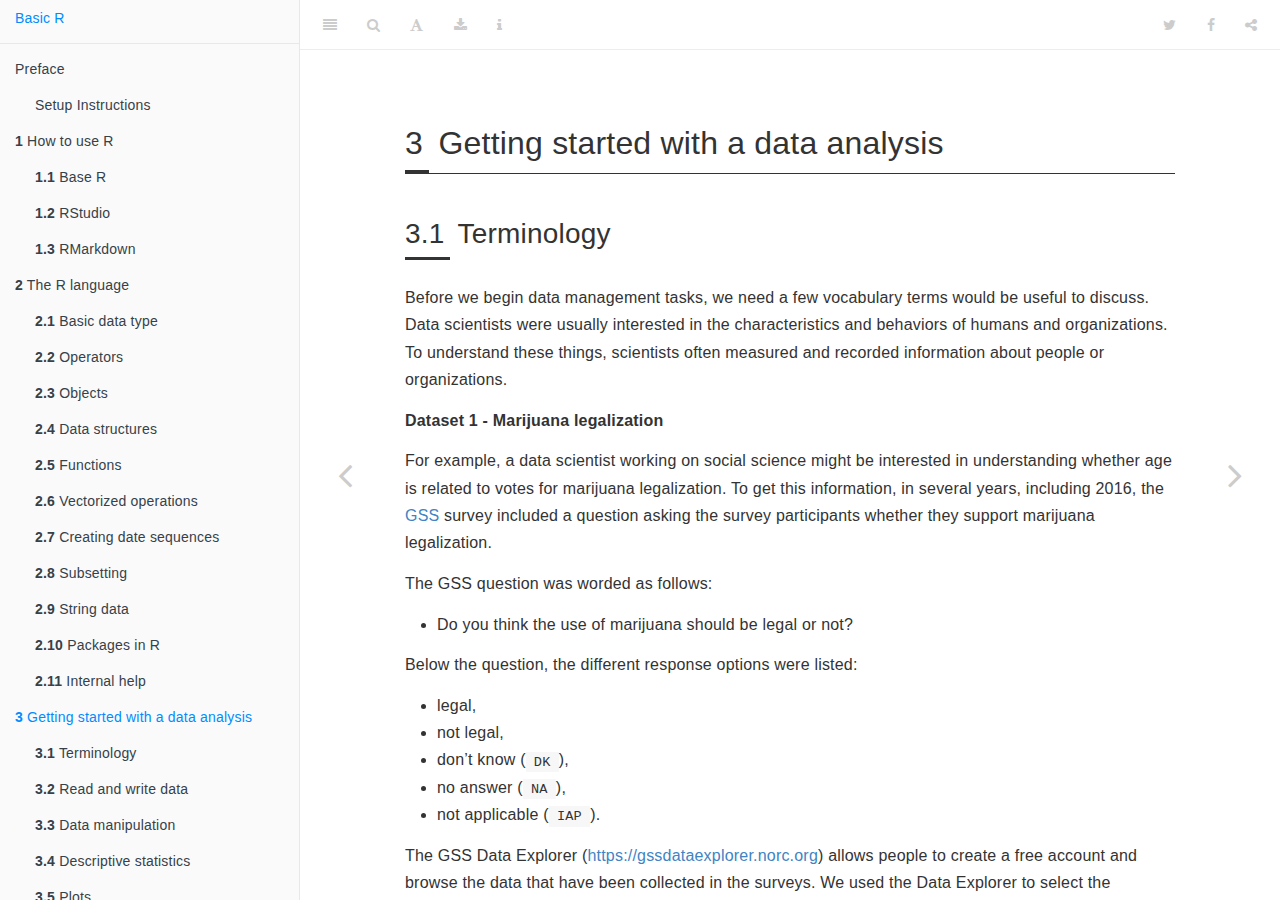
<file: docs/getting-started-with-a-data-analysis.html>
<!DOCTYPE html>
<html lang="" xml:lang="">
<head>

  <meta charset="utf-8" />
  <meta http-equiv="X-UA-Compatible" content="IE=edge" />
  <title>3 Getting started with a data analysis | Basic R</title>
  <meta name="description" content="Course materials for Basic R" />
  <meta name="generator" content="bookdown 0.21.6 and GitBook 2.6.7" />

  <meta property="og:title" content="3 Getting started with a data analysis | Basic R" />
  <meta property="og:type" content="book" />
  
  
  <meta property="og:description" content="Course materials for Basic R" />
  <meta name="github-repo" content="abarik/basicr_2020_21_2" />

  <meta name="twitter:card" content="summary" />
  <meta name="twitter:title" content="3 Getting started with a data analysis | Basic R" />
  
  <meta name="twitter:description" content="Course materials for Basic R" />
  

<meta name="author" content="Kálmán Abari" />



  <meta name="viewport" content="width=device-width, initial-scale=1" />
  <meta name="apple-mobile-web-app-capable" content="yes" />
  <meta name="apple-mobile-web-app-status-bar-style" content="black" />
  
  
<link rel="prev" href="the-r-language.html"/>
<link rel="next" href="recaps-in-1-minutes-or-less.html"/>
<script src="libs/header-attrs/header-attrs.js"></script>
<script src="libs/jquery/jquery.min.js"></script>
<link href="libs/gitbook/css/style.css" rel="stylesheet" />
<link href="libs/gitbook/css/plugin-table.css" rel="stylesheet" />
<link href="libs/gitbook/css/plugin-bookdown.css" rel="stylesheet" />
<link href="libs/gitbook/css/plugin-highlight.css" rel="stylesheet" />
<link href="libs/gitbook/css/plugin-search.css" rel="stylesheet" />
<link href="libs/gitbook/css/plugin-fontsettings.css" rel="stylesheet" />
<link href="libs/gitbook/css/plugin-clipboard.css" rel="stylesheet" />









<link href="libs/anchor-sections/anchor-sections.css" rel="stylesheet" />
<script src="libs/anchor-sections/anchor-sections.js"></script>


<style type="text/css">
pre > code.sourceCode { white-space: pre; position: relative; }
pre > code.sourceCode > span { display: inline-block; line-height: 1.25; }
pre > code.sourceCode > span:empty { height: 1.2em; }
code.sourceCode > span { color: inherit; text-decoration: inherit; }
pre.sourceCode { margin: 0; }
@media screen {
div.sourceCode { overflow: auto; }
}
@media print {
pre > code.sourceCode { white-space: pre-wrap; }
pre > code.sourceCode > span { text-indent: -5em; padding-left: 5em; }
}
pre.numberSource code
  { counter-reset: source-line 0; }
pre.numberSource code > span
  { position: relative; left: -4em; counter-increment: source-line; }
pre.numberSource code > span > a:first-child::before
  { content: counter(source-line);
    position: relative; left: -1em; text-align: right; vertical-align: baseline;
    border: none; display: inline-block;
    -webkit-touch-callout: none; -webkit-user-select: none;
    -khtml-user-select: none; -moz-user-select: none;
    -ms-user-select: none; user-select: none;
    padding: 0 4px; width: 4em;
    color: #aaaaaa;
  }
pre.numberSource { margin-left: 3em; border-left: 1px solid #aaaaaa;  padding-left: 4px; }
div.sourceCode
  {   }
@media screen {
pre > code.sourceCode > span > a:first-child::before { text-decoration: underline; }
}
code span.al { color: #ff0000; font-weight: bold; } /* Alert */
code span.an { color: #60a0b0; font-weight: bold; font-style: italic; } /* Annotation */
code span.at { color: #7d9029; } /* Attribute */
code span.bn { color: #40a070; } /* BaseN */
code span.bu { } /* BuiltIn */
code span.cf { color: #007020; font-weight: bold; } /* ControlFlow */
code span.ch { color: #4070a0; } /* Char */
code span.cn { color: #880000; } /* Constant */
code span.co { color: #60a0b0; font-style: italic; } /* Comment */
code span.cv { color: #60a0b0; font-weight: bold; font-style: italic; } /* CommentVar */
code span.do { color: #ba2121; font-style: italic; } /* Documentation */
code span.dt { color: #902000; } /* DataType */
code span.dv { color: #40a070; } /* DecVal */
code span.er { color: #ff0000; font-weight: bold; } /* Error */
code span.ex { } /* Extension */
code span.fl { color: #40a070; } /* Float */
code span.fu { color: #06287e; } /* Function */
code span.im { } /* Import */
code span.in { color: #60a0b0; font-weight: bold; font-style: italic; } /* Information */
code span.kw { color: #007020; font-weight: bold; } /* Keyword */
code span.op { color: #666666; } /* Operator */
code span.ot { color: #007020; } /* Other */
code span.pp { color: #bc7a00; } /* Preprocessor */
code span.sc { color: #4070a0; } /* SpecialChar */
code span.ss { color: #bb6688; } /* SpecialString */
code span.st { color: #4070a0; } /* String */
code span.va { color: #19177c; } /* Variable */
code span.vs { color: #4070a0; } /* VerbatimString */
code span.wa { color: #60a0b0; font-weight: bold; font-style: italic; } /* Warning */
</style>

<style type="text/css">
/* Used with Pandoc 2.11+ new --citeproc when CSL is used */
div.csl-bib-body { }
div.csl-entry {
  clear: both;
}
.hanging div.csl-entry {
  margin-left:2em;
  text-indent:-2em;
}
div.csl-left-margin {
  min-width:2em;
  float:left;
}
div.csl-right-inline {
  margin-left:2em;
  padding-left:1em;
}
div.csl-indent {
  margin-left: 2em;
}
</style>

<link rel="stylesheet" href="style.css" type="text/css" />
</head>

<body>



  <div class="book without-animation with-summary font-size-2 font-family-1" data-basepath=".">

    <div class="book-summary">
      <nav role="navigation">

<ul class="summary">
<li><a href="./">Basic R</a></li>

<li class="divider"></li>
<li class="chapter" data-level="" data-path="index.html"><a href="index.html"><i class="fa fa-check"></i>Preface</a>
<ul>
<li class="chapter" data-level="" data-path="index.html"><a href="index.html#setup-instructions"><i class="fa fa-check"></i>Setup Instructions</a>
<ul>
<li class="chapter" data-level="" data-path="index.html"><a href="index.html#windows"><i class="fa fa-check"></i>Windows</a></li>
<li class="chapter" data-level="" data-path="index.html"><a href="index.html#macos"><i class="fa fa-check"></i>macOS</a></li>
<li class="chapter" data-level="" data-path="index.html"><a href="index.html#linux"><i class="fa fa-check"></i>Linux</a></li>
</ul></li>
</ul></li>
<li class="chapter" data-level="1" data-path="how-to-use-r.html"><a href="how-to-use-r.html"><i class="fa fa-check"></i><b>1</b> How to use R</a>
<ul>
<li class="chapter" data-level="1.1" data-path="how-to-use-r.html"><a href="how-to-use-r.html#base-r"><i class="fa fa-check"></i><b>1.1</b> Base R</a>
<ul>
<li class="chapter" data-level="1.1.1" data-path="how-to-use-r.html"><a href="how-to-use-r.html#console-of-base-r"><i class="fa fa-check"></i><b>1.1.1</b> Console of Base R</a></li>
<li class="chapter" data-level="1.1.2" data-path="how-to-use-r.html"><a href="how-to-use-r.html#rgui-on-windows"><i class="fa fa-check"></i><b>1.1.2</b> RGui on Windows</a></li>
</ul></li>
<li class="chapter" data-level="1.2" data-path="how-to-use-r.html"><a href="how-to-use-r.html#rstudio"><i class="fa fa-check"></i><b>1.2</b> RStudio</a>
<ul>
<li class="chapter" data-level="1.2.1" data-path="how-to-use-r.html"><a href="how-to-use-r.html#customization"><i class="fa fa-check"></i><b>1.2.1</b> Customization</a></li>
<li class="chapter" data-level="1.2.2" data-path="how-to-use-r.html"><a href="how-to-use-r.html#using-rstudio"><i class="fa fa-check"></i><b>1.2.2</b> Using RStudio</a></li>
<li class="chapter" data-level="1.2.3" data-path="how-to-use-r.html"><a href="how-to-use-r.html#how-to-start-an-r-project"><i class="fa fa-check"></i><b>1.2.3</b> How to start an R project</a></li>
<li class="chapter" data-level="1.2.4" data-path="how-to-use-r.html"><a href="how-to-use-r.html#organizing-your-working-directory"><i class="fa fa-check"></i><b>1.2.4</b> Organizing your working directory</a></li>
<li class="chapter" data-level="1.2.5" data-path="how-to-use-r.html"><a href="how-to-use-r.html#rstudio-console-and-command-prompt"><i class="fa fa-check"></i><b>1.2.5</b> RStudio Console and Command Prompt</a></li>
<li class="chapter" data-level="1.2.6" data-path="how-to-use-r.html"><a href="how-to-use-r.html#rstudio-script-editor"><i class="fa fa-check"></i><b>1.2.6</b> RStudio Script Editor</a></li>
</ul></li>
<li class="chapter" data-level="1.3" data-path="how-to-use-r.html"><a href="how-to-use-r.html#rmarkdown"><i class="fa fa-check"></i><b>1.3</b> RMarkdown</a>
<ul>
<li class="chapter" data-level="1.3.1" data-path="how-to-use-r.html"><a href="how-to-use-r.html#introduction"><i class="fa fa-check"></i><b>1.3.1</b> Introduction</a></li>
<li class="chapter" data-level="1.3.2" data-path="how-to-use-r.html"><a href="how-to-use-r.html#basic-structure-of-r-markdown"><i class="fa fa-check"></i><b>1.3.2</b> Basic Structure of R Markdown</a></li>
<li class="chapter" data-level="1.3.3" data-path="how-to-use-r.html"><a href="how-to-use-r.html#text-formatting-with-r-markdown"><i class="fa fa-check"></i><b>1.3.3</b> Text Formatting with R Markdown</a></li>
<li class="chapter" data-level="1.3.4" data-path="how-to-use-r.html"><a href="how-to-use-r.html#math-expressions"><i class="fa fa-check"></i><b>1.3.4</b> Math expressions</a></li>
</ul></li>
</ul></li>
<li class="chapter" data-level="2" data-path="the-r-language.html"><a href="the-r-language.html"><i class="fa fa-check"></i><b>2</b> The R language</a>
<ul>
<li class="chapter" data-level="2.1" data-path="the-r-language.html"><a href="the-r-language.html#basic-data-type"><i class="fa fa-check"></i><b>2.1</b> Basic data type</a>
<ul>
<li class="chapter" data-level="2.1.1" data-path="the-r-language.html"><a href="the-r-language.html#double"><i class="fa fa-check"></i><b>2.1.1</b> Double</a></li>
<li class="chapter" data-level="2.1.2" data-path="the-r-language.html"><a href="the-r-language.html#integer"><i class="fa fa-check"></i><b>2.1.2</b> Integer</a></li>
<li class="chapter" data-level="2.1.3" data-path="the-r-language.html"><a href="the-r-language.html#characters"><i class="fa fa-check"></i><b>2.1.3</b> Characters</a></li>
<li class="chapter" data-level="2.1.4" data-path="the-r-language.html"><a href="the-r-language.html#logical"><i class="fa fa-check"></i><b>2.1.4</b> Logical</a></li>
</ul></li>
<li class="chapter" data-level="2.2" data-path="the-r-language.html"><a href="the-r-language.html#operators"><i class="fa fa-check"></i><b>2.2</b> Operators</a>
<ul>
<li class="chapter" data-level="2.2.1" data-path="the-r-language.html"><a href="the-r-language.html#arithmetic-operators"><i class="fa fa-check"></i><b>2.2.1</b> Arithmetic operators</a></li>
<li class="chapter" data-level="2.2.2" data-path="the-r-language.html"><a href="the-r-language.html#logical-operators"><i class="fa fa-check"></i><b>2.2.2</b> Logical operators</a></li>
<li class="chapter" data-level="2.2.3" data-path="the-r-language.html"><a href="the-r-language.html#relational-operators"><i class="fa fa-check"></i><b>2.2.3</b> Relational operators</a></li>
<li class="chapter" data-level="2.2.4" data-path="the-r-language.html"><a href="the-r-language.html#assignment-operators"><i class="fa fa-check"></i><b>2.2.4</b> Assignment operators</a></li>
<li class="chapter" data-level="2.2.5" data-path="the-r-language.html"><a href="the-r-language.html#miscellaneous-operators"><i class="fa fa-check"></i><b>2.2.5</b> Miscellaneous operators</a></li>
<li class="chapter" data-level="2.2.6" data-path="the-r-language.html"><a href="the-r-language.html#operator-precedence-in-r"><i class="fa fa-check"></i><b>2.2.6</b> Operator Precedence in R</a></li>
<li class="chapter" data-level="2.2.7" data-path="the-r-language.html"><a href="the-r-language.html#binary-and-unary-operators"><i class="fa fa-check"></i><b>2.2.7</b> Binary and unary operators</a></li>
</ul></li>
<li class="chapter" data-level="2.3" data-path="the-r-language.html"><a href="the-r-language.html#objects"><i class="fa fa-check"></i><b>2.3</b> Objects</a>
<ul>
<li class="chapter" data-level="2.3.1" data-path="the-r-language.html"><a href="the-r-language.html#testing-the-type"><i class="fa fa-check"></i><b>2.3.1</b> Testing the type</a></li>
<li class="chapter" data-level="2.3.2" data-path="the-r-language.html"><a href="the-r-language.html#coercion"><i class="fa fa-check"></i><b>2.3.2</b> Coercion</a></li>
</ul></li>
<li class="chapter" data-level="2.4" data-path="the-r-language.html"><a href="the-r-language.html#data-structures"><i class="fa fa-check"></i><b>2.4</b> Data structures</a>
<ul>
<li class="chapter" data-level="2.4.1" data-path="the-r-language.html"><a href="the-r-language.html#vectors"><i class="fa fa-check"></i><b>2.4.1</b> Vectors</a></li>
<li class="chapter" data-level="2.4.2" data-path="the-r-language.html"><a href="the-r-language.html#factor"><i class="fa fa-check"></i><b>2.4.2</b> Factor</a></li>
<li class="chapter" data-level="2.4.3" data-path="the-r-language.html"><a href="the-r-language.html#matrix"><i class="fa fa-check"></i><b>2.4.3</b> Matrix</a></li>
<li class="chapter" data-level="2.4.4" data-path="the-r-language.html"><a href="the-r-language.html#array"><i class="fa fa-check"></i><b>2.4.4</b> Array</a></li>
<li class="chapter" data-level="2.4.5" data-path="the-r-language.html"><a href="the-r-language.html#list"><i class="fa fa-check"></i><b>2.4.5</b> List</a></li>
<li class="chapter" data-level="2.4.6" data-path="the-r-language.html"><a href="the-r-language.html#data-frame"><i class="fa fa-check"></i><b>2.4.6</b> Data frame</a></li>
</ul></li>
<li class="chapter" data-level="2.5" data-path="the-r-language.html"><a href="the-r-language.html#functions"><i class="fa fa-check"></i><b>2.5</b> Functions</a></li>
<li class="chapter" data-level="2.6" data-path="the-r-language.html"><a href="the-r-language.html#vectorized-operations"><i class="fa fa-check"></i><b>2.6</b> Vectorized operations</a></li>
<li class="chapter" data-level="2.7" data-path="the-r-language.html"><a href="the-r-language.html#creating-date-sequences"><i class="fa fa-check"></i><b>2.7</b> Creating date sequences</a>
<ul>
<li class="chapter" data-level="2.7.1" data-path="the-r-language.html"><a href="the-r-language.html#creating-a-sequence-of-numeric-values"><i class="fa fa-check"></i><b>2.7.1</b> Creating a sequence of numeric values</a></li>
<li class="chapter" data-level="2.7.2" data-path="the-r-language.html"><a href="the-r-language.html#creating-a-sequence-of-repeated-values"><i class="fa fa-check"></i><b>2.7.2</b> Creating a Sequence of Repeated Values</a></li>
<li class="chapter" data-level="2.7.3" data-path="the-r-language.html"><a href="the-r-language.html#sequential-names"><i class="fa fa-check"></i><b>2.7.3</b> Sequential names</a></li>
</ul></li>
<li class="chapter" data-level="2.8" data-path="the-r-language.html"><a href="the-r-language.html#subsetting"><i class="fa fa-check"></i><b>2.8</b> Subsetting</a>
<ul>
<li class="chapter" data-level="2.8.1" data-path="the-r-language.html"><a href="the-r-language.html#subsetting-vector"><i class="fa fa-check"></i><b>2.8.1</b> Subsetting vector</a></li>
<li class="chapter" data-level="2.8.2" data-path="the-r-language.html"><a href="the-r-language.html#subsetting-data-frames"><i class="fa fa-check"></i><b>2.8.2</b> Subsetting data frames</a></li>
</ul></li>
<li class="chapter" data-level="2.9" data-path="the-r-language.html"><a href="the-r-language.html#string-data"><i class="fa fa-check"></i><b>2.9</b> String data</a>
<ul>
<li class="chapter" data-level="2.9.1" data-path="the-r-language.html"><a href="the-r-language.html#simple-character-manipulation"><i class="fa fa-check"></i><b>2.9.1</b> Simple Character Manipulation</a></li>
<li class="chapter" data-level="2.9.2" data-path="the-r-language.html"><a href="the-r-language.html#searching-and-replacing"><i class="fa fa-check"></i><b>2.9.2</b> Searching and Replacing</a></li>
</ul></li>
<li class="chapter" data-level="2.10" data-path="the-r-language.html"><a href="the-r-language.html#packages-in-r"><i class="fa fa-check"></i><b>2.10</b> Packages in R</a>
<ul>
<li class="chapter" data-level="2.10.1" data-path="the-r-language.html"><a href="the-r-language.html#load-packages"><i class="fa fa-check"></i><b>2.10.1</b> Load packages</a></li>
<li class="chapter" data-level="2.10.2" data-path="the-r-language.html"><a href="the-r-language.html#install-packages"><i class="fa fa-check"></i><b>2.10.2</b> Install packages</a></li>
<li class="chapter" data-level="2.10.3" data-path="the-r-language.html"><a href="the-r-language.html#masking"><i class="fa fa-check"></i><b>2.10.3</b> Masking</a></li>
</ul></li>
<li class="chapter" data-level="2.11" data-path="the-r-language.html"><a href="the-r-language.html#internal-help"><i class="fa fa-check"></i><b>2.11</b> Internal help</a></li>
</ul></li>
<li class="chapter" data-level="3" data-path="getting-started-with-a-data-analysis.html"><a href="getting-started-with-a-data-analysis.html"><i class="fa fa-check"></i><b>3</b> Getting started with a data analysis</a>
<ul>
<li class="chapter" data-level="3.1" data-path="getting-started-with-a-data-analysis.html"><a href="getting-started-with-a-data-analysis.html#terminology"><i class="fa fa-check"></i><b>3.1</b> Terminology</a></li>
<li class="chapter" data-level="3.2" data-path="getting-started-with-a-data-analysis.html"><a href="getting-started-with-a-data-analysis.html#read-and-write-data"><i class="fa fa-check"></i><b>3.2</b> Read and write data</a>
<ul>
<li class="chapter" data-level="3.2.1" data-path="getting-started-with-a-data-analysis.html"><a href="getting-started-with-a-data-analysis.html#importing-data-from-a-delimited-text-file"><i class="fa fa-check"></i><b>3.2.1</b> Importing data from a delimited text file</a></li>
<li class="chapter" data-level="3.2.2" data-path="getting-started-with-a-data-analysis.html"><a href="getting-started-with-a-data-analysis.html#importing-data-from-excel"><i class="fa fa-check"></i><b>3.2.2</b> Importing data from Excel</a></li>
<li class="chapter" data-level="3.2.3" data-path="getting-started-with-a-data-analysis.html"><a href="getting-started-with-a-data-analysis.html#exporting-data-from-r"><i class="fa fa-check"></i><b>3.2.3</b> Exporting data from R</a></li>
</ul></li>
<li class="chapter" data-level="3.3" data-path="getting-started-with-a-data-analysis.html"><a href="getting-started-with-a-data-analysis.html#data-manipulation"><i class="fa fa-check"></i><b>3.3</b> Data manipulation</a>
<ul>
<li class="chapter" data-level="3.3.1" data-path="getting-started-with-a-data-analysis.html"><a href="getting-started-with-a-data-analysis.html#get-information"><i class="fa fa-check"></i><b>3.3.1</b> Get information</a></li>
<li class="chapter" data-level="3.3.2" data-path="getting-started-with-a-data-analysis.html"><a href="getting-started-with-a-data-analysis.html#data-type-conversions"><i class="fa fa-check"></i><b>3.3.2</b> Data type conversions</a></li>
<li class="chapter" data-level="3.3.3" data-path="getting-started-with-a-data-analysis.html"><a href="getting-started-with-a-data-analysis.html#transformation"><i class="fa fa-check"></i><b>3.3.3</b> Transformation</a></li>
<li class="chapter" data-level="3.3.4" data-path="getting-started-with-a-data-analysis.html"><a href="getting-started-with-a-data-analysis.html#identifying-and-treating-missing-values"><i class="fa fa-check"></i><b>3.3.4</b> Identifying and treating missing values</a></li>
<li class="chapter" data-level="3.3.5" data-path="getting-started-with-a-data-analysis.html"><a href="getting-started-with-a-data-analysis.html#numeric-to-factor"><i class="fa fa-check"></i><b>3.3.5</b> Numeric to factor</a></li>
</ul></li>
<li class="chapter" data-level="3.4" data-path="getting-started-with-a-data-analysis.html"><a href="getting-started-with-a-data-analysis.html#descriptive-statistics"><i class="fa fa-check"></i><b>3.4</b> Descriptive statistics</a>
<ul>
<li class="chapter" data-level="3.4.1" data-path="getting-started-with-a-data-analysis.html"><a href="getting-started-with-a-data-analysis.html#measurements"><i class="fa fa-check"></i><b>3.4.1</b> Measurements</a></li>
<li class="chapter" data-level="3.4.2" data-path="getting-started-with-a-data-analysis.html"><a href="getting-started-with-a-data-analysis.html#tables"><i class="fa fa-check"></i><b>3.4.2</b> Tables</a></li>
</ul></li>
<li class="chapter" data-level="3.5" data-path="getting-started-with-a-data-analysis.html"><a href="getting-started-with-a-data-analysis.html#plots"><i class="fa fa-check"></i><b>3.5</b> Plots</a>
<ul>
<li class="chapter" data-level="3.5.1" data-path="getting-started-with-a-data-analysis.html"><a href="getting-started-with-a-data-analysis.html#traditional-graphics"><i class="fa fa-check"></i><b>3.5.1</b> Traditional graphics</a></li>
<li class="chapter" data-level="3.5.2" data-path="getting-started-with-a-data-analysis.html"><a href="getting-started-with-a-data-analysis.html#ggplot2-graphics"><i class="fa fa-check"></i><b>3.5.2</b> ggplot2 graphics</a></li>
</ul></li>
</ul></li>
<li class="appendix"><span><b>Appendix</b></span></li>
<li class="chapter" data-level="A" data-path="recaps-in-1-minutes-or-less.html"><a href="recaps-in-1-minutes-or-less.html"><i class="fa fa-check"></i><b>A</b> Recaps in 1 minutes or less</a>
<ul>
<li class="chapter" data-level="A.1" data-path="recaps-in-1-minutes-or-less.html"><a href="recaps-in-1-minutes-or-less.html#possibilities-of-using-r"><i class="fa fa-check"></i><b>A.1</b> Possibilities of using R</a></li>
<li class="chapter" data-level="A.2" data-path="recaps-in-1-minutes-or-less.html"><a href="recaps-in-1-minutes-or-less.html#console-features-1"><i class="fa fa-check"></i><b>A.2</b> Console features</a></li>
<li class="chapter" data-level="A.3" data-path="recaps-in-1-minutes-or-less.html"><a href="recaps-in-1-minutes-or-less.html#advantages-of-script-editor-in-rstudio"><i class="fa fa-check"></i><b>A.3</b> Advantages of Script editor in RStudio</a></li>
<li class="chapter" data-level="A.4" data-path="recaps-in-1-minutes-or-less.html"><a href="recaps-in-1-minutes-or-less.html#useful-keyboard-shortcuts-in-rstudio"><i class="fa fa-check"></i><b>A.4</b> Useful keyboard shortcuts in RStudio</a></li>
<li class="chapter" data-level="A.5" data-path="recaps-in-1-minutes-or-less.html"><a href="recaps-in-1-minutes-or-less.html#base-types-in-r"><i class="fa fa-check"></i><b>A.5</b> Base types in R</a></li>
<li class="chapter" data-level="A.6" data-path="recaps-in-1-minutes-or-less.html"><a href="recaps-in-1-minutes-or-less.html#data-structures-1"><i class="fa fa-check"></i><b>A.6</b> Data structures</a></li>
<li class="chapter" data-level="A.7" data-path="recaps-in-1-minutes-or-less.html"><a href="recaps-in-1-minutes-or-less.html#operators-1"><i class="fa fa-check"></i><b>A.7</b> Operators</a></li>
<li class="chapter" data-level="A.8" data-path="recaps-in-1-minutes-or-less.html"><a href="recaps-in-1-minutes-or-less.html#maths-functions"><i class="fa fa-check"></i><b>A.8</b> Maths functions</a></li>
<li class="chapter" data-level="A.9" data-path="recaps-in-1-minutes-or-less.html"><a href="recaps-in-1-minutes-or-less.html#string-functions"><i class="fa fa-check"></i><b>A.9</b> String functions</a></li>
<li class="chapter" data-level="A.10" data-path="recaps-in-1-minutes-or-less.html"><a href="recaps-in-1-minutes-or-less.html#base-r-statistical-functions"><i class="fa fa-check"></i><b>A.10</b> Base R Statistical Functions</a></li>
<li class="chapter" data-level="A.11" data-path="recaps-in-1-minutes-or-less.html"><a href="recaps-in-1-minutes-or-less.html#regular-sequences"><i class="fa fa-check"></i><b>A.11</b> Regular sequences</a></li>
<li class="chapter" data-level="A.12" data-path="recaps-in-1-minutes-or-less.html"><a href="recaps-in-1-minutes-or-less.html#subsetting-1"><i class="fa fa-check"></i><b>A.12</b> Subsetting</a></li>
<li class="chapter" data-level="A.13" data-path="recaps-in-1-minutes-or-less.html"><a href="recaps-in-1-minutes-or-less.html#packages"><i class="fa fa-check"></i><b>A.13</b> Packages</a></li>
<li class="chapter" data-level="A.14" data-path="recaps-in-1-minutes-or-less.html"><a href="recaps-in-1-minutes-or-less.html#readingwriting-data-files"><i class="fa fa-check"></i><b>A.14</b> Reading/Writing data files</a></li>
<li class="chapter" data-level="A.15" data-path="recaps-in-1-minutes-or-less.html"><a href="recaps-in-1-minutes-or-less.html#filter"><i class="fa fa-check"></i><b>A.15</b> Filter</a></li>
<li class="chapter" data-level="A.16" data-path="recaps-in-1-minutes-or-less.html"><a href="recaps-in-1-minutes-or-less.html#sort"><i class="fa fa-check"></i><b>A.16</b> Sort</a></li>
<li class="chapter" data-level="A.17" data-path="recaps-in-1-minutes-or-less.html"><a href="recaps-in-1-minutes-or-less.html#data-type-conversion"><i class="fa fa-check"></i><b>A.17</b> Data type conversion</a></li>
<li class="chapter" data-level="A.18" data-path="recaps-in-1-minutes-or-less.html"><a href="recaps-in-1-minutes-or-less.html#transformation-1"><i class="fa fa-check"></i><b>A.18</b> Transformation</a></li>
<li class="chapter" data-level="A.19" data-path="recaps-in-1-minutes-or-less.html"><a href="recaps-in-1-minutes-or-less.html#descriptive-statistics-1"><i class="fa fa-check"></i><b>A.19</b> Descriptive statistics</a></li>
</ul></li>
<li class="chapter" data-level="B" data-path="terminology-1.html"><a href="terminology-1.html"><i class="fa fa-check"></i><b>B</b> Terminology</a>
<ul>
<li class="chapter" data-level="B.1" data-path="terminology-1.html"><a href="terminology-1.html#terms-in-statistics"><i class="fa fa-check"></i><b>B.1</b> Terms in Statistics</a></li>
<li class="chapter" data-level="B.2" data-path="terminology-1.html"><a href="terminology-1.html#terms-in-r"><i class="fa fa-check"></i><b>B.2</b> Terms in R</a></li>
<li class="chapter" data-level="B.3" data-path="terminology-1.html"><a href="terminology-1.html#terms-in-statistics-and-r"><i class="fa fa-check"></i><b>B.3</b> Terms in Statistics and R</a></li>
</ul></li>
<li class="chapter" data-level="C" data-path="miscellaneous.html"><a href="miscellaneous.html"><i class="fa fa-check"></i><b>C</b> Miscellaneous</a>
<ul>
<li class="chapter" data-level="C.1" data-path="miscellaneous.html"><a href="miscellaneous.html#rules-of-using-r"><i class="fa fa-check"></i><b>C.1</b> Rules of using R</a></li>
<li class="chapter" data-level="C.2" data-path="miscellaneous.html"><a href="miscellaneous.html#good-to-know"><i class="fa fa-check"></i><b>C.2</b> Good to know</a></li>
<li class="chapter" data-level="C.3" data-path="miscellaneous.html"><a href="miscellaneous.html#why-is-my-code-broken"><i class="fa fa-check"></i><b>C.3</b> Why is my code broken?</a></li>
<li class="chapter" data-level="C.4" data-path="miscellaneous.html"><a href="miscellaneous.html#other-resources"><i class="fa fa-check"></i><b>C.4</b> Other resources</a></li>
</ul></li>
<li class="chapter" data-level="" data-path="references.html"><a href="references.html"><i class="fa fa-check"></i>References</a></li>
<li class="divider"></li>
<li><a href="https://github.com/rstudio/bookdown" target="blank">Published with bookdown</a></li>

</ul>

      </nav>
    </div>

    <div class="book-body">
      <div class="body-inner">
        <div class="book-header" role="navigation">
          <h1>
            <i class="fa fa-circle-o-notch fa-spin"></i><a href="./">Basic R</a>
          </h1>
        </div>

        <div class="page-wrapper" tabindex="-1" role="main">
          <div class="page-inner">

            <section class="normal" id="section-">
<div id="getting-started-with-a-data-analysis" class="section level1" number="3">
<h1><span class="header-section-number">3</span> Getting started with a data analysis</h1>
<div id="terminology" class="section level2" number="3.1">
<h2><span class="header-section-number">3.1</span> Terminology</h2>
<p>Before we begin data management tasks, we need a few vocabulary terms
would be useful to discuss. Data scientists were usually interested in
the characteristics and behaviors of humans and organizations. To
understand these things, scientists often measured and recorded
information about people or organizations.</p>
<p><strong>Dataset 1 - Marijuana legalization</strong></p>
<p>For example, a data scientist working on social science might be
interested in understanding whether age is related to votes for
marijuana legalization. To get this information, in several years,
including 2016, the <a href="https://gssdataexplorer.norc.org">GSS</a> survey
included a question asking the survey participants whether they support
marijuana legalization.</p>
<p>The GSS question was worded as follows:</p>
<ul>
<li>Do you think the use of marijuana should be legal or not?</li>
</ul>
<p>Below the question, the different response options were listed:</p>
<ul>
<li>legal,</li>
<li>not legal,</li>
<li>don’t know (<code>DK</code>),</li>
<li>no answer (<code>NA</code>),</li>
<li>not applicable (<code>IAP</code>).</li>
</ul>
<p>The GSS Data Explorer (<a href="https://gssdataexplorer.norc.org" class="uri">https://gssdataexplorer.norc.org</a>) allows
people to create a free account and browse the data that have been
collected in the surveys. We used the Data Explorer to select the
marijuana legalization question and a question about age. The age is
important, since marijuana legalization had been primarily up to voters
so far, the success of ballot initiatives in the future will depend on
the support of people of voting age. If younger people are more
supportive, this suggests that over time, the electorate will become
more supportive as the old electorate decreases.</p>
<p>We saved age and vote data from the GSS and made the data file with the
file name <code>legal_weed_age_GSS2016_ch1.csv</code>. You can see the first 6 rows
from this data file:</p>
<table>
<caption><span id="tab:unnamed-chunk-2">Table 3.1: </span>Data set for marijuana legalization</caption>
<thead>
<tr class="header">
<th align="left">grass</th>
<th align="left">age</th>
</tr>
</thead>
<tbody>
<tr class="odd">
<td align="left">IAP</td>
<td align="left">47</td>
</tr>
<tr class="even">
<td align="left">LEGAL</td>
<td align="left">61</td>
</tr>
<tr class="odd">
<td align="left">NOT LEGAL</td>
<td align="left">72</td>
</tr>
<tr class="even">
<td align="left">IAP</td>
<td align="left">43</td>
</tr>
<tr class="odd">
<td align="left">LEGAL</td>
<td align="left">55</td>
</tr>
<tr class="even">
<td align="left">LEGAL</td>
<td align="left">53</td>
</tr>
</tbody>
</table>
<p>As you can see, each person is an <em>observation</em>, and there are two <em>variables</em>, voting behavior (<code>grass</code>) and <code>age</code>. In a typical <em>dataset</em>, observations are the rows and variables are the columns.</p>
<p><strong>Example 2 - Student survey</strong></p>
<p>Another example a data frame contains the responses of 237 Statistics I. students at the University of Adelaide to a number of questions. It contains a lot of variables:</p>
<ul>
<li><code>Sex</code> - The sex of the student. (Factor with levels “Male” and “Female.”)</li>
<li><code>Wr.Hnd</code> - span (distance from tip of thumb to tip of little finger of spread hand) of writing hand, in centimetres.</li>
<li><code>NW.Hnd</code> - span of non-writing hand.</li>
<li><code>W.Hnd</code> - writing hand of student. (Factor, with levels “Left” and “Right.”)</li>
<li><code>Fold</code> - “Fold your arms! Which is on top” (Factor, with levels “R on L,” “L on R,” “Neither.”)</li>
<li><code>Pulse</code> - pulse rate of student (beats per minute).</li>
<li><code>Clap</code> - ‘Clap your hands! Which hand is on top?’ (Factor, with levels “Right,” “Left,” “Neither.”)</li>
<li><code>Exer</code> - how often the student exercises. (Factor, with levels “Freq” (frequently), “Some,” “None.”)</li>
<li><code>Smoke</code> - how much the student smokes. (Factor, levels “Heavy,” “Regul” (regularly), “Occas” (occasionally), “Never.”)</li>
<li><code>Height</code> - height of the student in centimetres.</li>
<li><code>M.I</code> - whether the student expressed height in imperial (feet/inches) or metric (centimetres/metres) units. (Factor, levels “Metric,” “Imperial.”)</li>
<li><code>Age</code> - age of the student in years.</li>
</ul>
<table>
<caption><span id="tab:unnamed-chunk-3">Table 3.2: </span>Student survey</caption>
<thead>
<tr class="header">
<th align="left">Sex</th>
<th align="right">Wr.Hnd</th>
<th align="right">NW.Hnd</th>
<th align="left">W.Hnd</th>
<th align="left">Fold</th>
<th align="right">Pulse</th>
<th align="left">Clap</th>
<th align="left">Exer</th>
<th align="left">Smoke</th>
<th align="right">Height</th>
<th align="left">M.I</th>
<th align="right">Age</th>
</tr>
</thead>
<tbody>
<tr class="odd">
<td align="left">Female</td>
<td align="right">18.5</td>
<td align="right">18.0</td>
<td align="left">Right</td>
<td align="left">R on L</td>
<td align="right">92</td>
<td align="left">Left</td>
<td align="left">Some</td>
<td align="left">Never</td>
<td align="right">173.00</td>
<td align="left">Metric</td>
<td align="right">18.250</td>
</tr>
<tr class="even">
<td align="left">Male</td>
<td align="right">19.5</td>
<td align="right">20.5</td>
<td align="left">Left</td>
<td align="left">R on L</td>
<td align="right">104</td>
<td align="left">Left</td>
<td align="left">None</td>
<td align="left">Regul</td>
<td align="right">177.80</td>
<td align="left">Imperial</td>
<td align="right">17.583</td>
</tr>
<tr class="odd">
<td align="left">Male</td>
<td align="right">18.0</td>
<td align="right">13.3</td>
<td align="left">Right</td>
<td align="left">L on R</td>
<td align="right">87</td>
<td align="left">Neither</td>
<td align="left">None</td>
<td align="left">Occas</td>
<td align="right">NA</td>
<td align="left">NA</td>
<td align="right">16.917</td>
</tr>
<tr class="even">
<td align="left">Male</td>
<td align="right">18.8</td>
<td align="right">18.9</td>
<td align="left">Right</td>
<td align="left">R on L</td>
<td align="right">NA</td>
<td align="left">Neither</td>
<td align="left">None</td>
<td align="left">Never</td>
<td align="right">160.00</td>
<td align="left">Metric</td>
<td align="right">20.333</td>
</tr>
<tr class="odd">
<td align="left">Male</td>
<td align="right">20.0</td>
<td align="right">20.0</td>
<td align="left">Right</td>
<td align="left">Neither</td>
<td align="right">35</td>
<td align="left">Right</td>
<td align="left">Some</td>
<td align="left">Never</td>
<td align="right">165.00</td>
<td align="left">Metric</td>
<td align="right">23.667</td>
</tr>
<tr class="even">
<td align="left">Female</td>
<td align="right">18.0</td>
<td align="right">17.7</td>
<td align="left">Right</td>
<td align="left">L on R</td>
<td align="right">64</td>
<td align="left">Right</td>
<td align="left">Some</td>
<td align="left">Never</td>
<td align="right">172.72</td>
<td align="left">Imperial</td>
<td align="right">21.000</td>
</tr>
</tbody>
</table>
<p>In statistics data are organized in what we call a <em>data matrix</em> or <em>dataset</em>, where each row represents an observation or a case and each column represents a variable. If you ever use spreadsheets, for example an Excel spreadsheet, this representation should be familiar to you as well. There are two types of variables, numerical and categorical. Numerical, in other words, quantitative variables, take on numerical values. It is sensible to add, subtract, take averages, etc., with these values. Categorical, or qualitative variables, take on a limited number of distinct categories. These categories can be identified with numbers or labels, but it wouldn’t be sensible to do arithmetic operations with these values.</p>
<p>Numerical variables can further be categorized as continuous or discrete. Continuous numerical variables are usually measured, such as height, and they can take on any numerical value. While we tend to round our height when we record it, it’s actually measured on a continuous scale.</p>
<p>Discrete numerical variables are generally counted, such as the number of cars a house. These can only be whole, non-negative numbers.</p>
<p>Categorical variables that have ordered levels are called ordinal. Think about a survey question where you’re asked how satisfied you are with the customer service you received, and the options are “very unsatisfied,” “unsatisfied,” “neutral,” “satisfied,” or “very satisfied.” These levels have an inherent ordering, and hence the variable would be called ordinal. If the levels of a categorical variable do not have an inherent ordering to them, then the variable is
simply called nominal.</p>
<p><strong>These terms in statistics have a pair in R</strong>. Dataset corresponds to data frame. Variable corresponds to columns of data frame. Discrete variables must be an integer or double vector in R. Continuous variables must be an integer or double vector in R, as well. Nominal or ordinal variables must be factor in R.</p>
<p>To sum it up, study the list below.</p>
<p>Terms in statistics - <strong>terms in R</strong> - <em>example</em> :</p>
<ul>
<li><p>Data matrix, dataset - <strong>data frame</strong> - <em>marijuana legalization
dataset and survey dataset</em></p></li>
<li><p>Variable - <strong>columns of data frame</strong> - <em>each column of two dataset:
grass, age, Sex, Wr.Hnd, etc.</em></p>
<ul>
<li><p>numerical / quantitative</p>
<ul>
<li>discrete - <strong>integer or double vector</strong> - <em>Pulse</em></li>
<li>continuous - <strong>integer or double vector</strong> - <em>age, Wr.Hnd,
NW.Hnd, Height, Age</em></li>
</ul></li>
<li><p>categorical / qualitative</p>
<ul>
<li>ordinal - <strong>factor</strong> - <em>Exer, Smoke</em></li>
<li>nominal - <strong>factor</strong> - <em>grass, Sex, W.Hnd, Fold, Clap, M.I</em></li>
</ul></li>
</ul></li>
</ul>
</div>
<div id="read-and-write-data" class="section level2" number="3.2">
<h2><span class="header-section-number">3.2</span> Read and write data</h2>
<p>R has an extensive range of functions to import many types of data files. For example, R can import data from from text files, from Microsoft Excel, from popular statistical packages, and from web sites.</p>
<div id="importing-data-from-a-delimited-text-file" class="section level3" number="3.2.1">
<h3><span class="header-section-number">3.2.1</span> Importing data from a delimited text file</h3>
<p>You can import data from delimited text files using <code>read.table()</code>, a function that reads a file in table format and saves it as a data frame. Each row of the table appears as one line in the file. The syntax is</p>
<div class="sourceCode" id="cb178"><pre class="sourceCode r"><code class="sourceCode r"><span id="cb178-1"><a href="getting-started-with-a-data-analysis.html#cb178-1" aria-hidden="true" tabindex="-1"></a>mydataframe <span class="ot">&lt;-</span> <span class="fu">read.table</span>(file, options)</span></code></pre></div>
<p>where file is a delimited file and the options are parameters controlling how data is processed. The most common options are listed below:</p>
<ul>
<li><code>header=</code> - A logical value indicating whether the file contains the variable names in the first line.</li>
<li><code>sep=</code> - The delimiter separating data values. The default is <code>sep=""</code>, which denotes one or more spaces, tabs, new lines, or carriage returns. Use <code>sep=","</code> to read comma-delimited files, <code>sep="\t"</code> to read tab-delimited files, and <code>sep=";"</code> to read semicolon-delimited files</li>
<li><code>dec=</code> - The character <code>","</code> or <code>"."</code> used in the file for decimal points</li>
<li><code>quote=</code> - Character(s) used to delimit strings that contain special characters. By default this is either double (<code>"</code>) or single (<code>'</code>) quotes.</li>
<li><code>comment.char=</code> - A character vector of length one containing a single character or an empty string. Use "" to turn off the interpretation of comments altogether.</li>
<li><code>fileEncoding=</code> - Character string for encoding name, e.g. <code>"UTF-8"</code>, <code>"UTF-8-BOM"</code> or <code>"latin2"</code>.</li>
</ul>
<p>Consider a text file named <code>legal_weed_age_GSS2016_ch1.csv</code> containing voters’ response for marijuana legalization question and age. Each line of the file represents a student. The first line contains the variable names, separated with commas. Each subsequent line contains a voter’s information, also separated with commas. The first few lines of the file are as follows:</p>
<div class="sourceCode" id="cb179"><pre class="sourceCode r"><code class="sourceCode r"><span id="cb179-1"><a href="getting-started-with-a-data-analysis.html#cb179-1" aria-hidden="true" tabindex="-1"></a>grass,age</span>
<span id="cb179-2"><a href="getting-started-with-a-data-analysis.html#cb179-2" aria-hidden="true" tabindex="-1"></a>IAP,<span class="dv">47</span></span>
<span id="cb179-3"><a href="getting-started-with-a-data-analysis.html#cb179-3" aria-hidden="true" tabindex="-1"></a>LEGAL,<span class="dv">61</span></span>
<span id="cb179-4"><a href="getting-started-with-a-data-analysis.html#cb179-4" aria-hidden="true" tabindex="-1"></a>NOT LEGAL,<span class="dv">72</span></span>
<span id="cb179-5"><a href="getting-started-with-a-data-analysis.html#cb179-5" aria-hidden="true" tabindex="-1"></a>IAP,<span class="dv">43</span></span>
<span id="cb179-6"><a href="getting-started-with-a-data-analysis.html#cb179-6" aria-hidden="true" tabindex="-1"></a>LEGAL,<span class="dv">55</span></span>
<span id="cb179-7"><a href="getting-started-with-a-data-analysis.html#cb179-7" aria-hidden="true" tabindex="-1"></a>LEGAL,<span class="dv">53</span></span>
<span id="cb179-8"><a href="getting-started-with-a-data-analysis.html#cb179-8" aria-hidden="true" tabindex="-1"></a>IAP,<span class="dv">50</span></span>
<span id="cb179-9"><a href="getting-started-with-a-data-analysis.html#cb179-9" aria-hidden="true" tabindex="-1"></a>NOT LEGAL,<span class="dv">23</span></span></code></pre></div>
<p>The file can be imported into a data frame using the following code:</p>
<div class="sourceCode" id="cb180"><pre class="sourceCode r"><code class="sourceCode r"><span id="cb180-1"><a href="getting-started-with-a-data-analysis.html#cb180-1" aria-hidden="true" tabindex="-1"></a><span class="co"># read the GSS 2016 data </span></span>
<span id="cb180-2"><a href="getting-started-with-a-data-analysis.html#cb180-2" aria-hidden="true" tabindex="-1"></a>gss<span class="fl">.2016</span> <span class="ot">&lt;-</span> <span class="fu">read.table</span>(<span class="at">file =</span> <span class="st">&quot;data/legal_weed_age_GSS2016_ch1.csv&quot;</span>, </span>
<span id="cb180-3"><a href="getting-started-with-a-data-analysis.html#cb180-3" aria-hidden="true" tabindex="-1"></a>                       <span class="at">header =</span> T, <span class="at">sep =</span> <span class="st">&quot;,&quot;</span>, <span class="at">fileEncoding =</span> <span class="st">&quot;UTF-8-BOM&quot;</span>)</span></code></pre></div>
<p>The results are as follows:</p>
<div class="sourceCode" id="cb181"><pre class="sourceCode r"><code class="sourceCode r"><span id="cb181-1"><a href="getting-started-with-a-data-analysis.html#cb181-1" aria-hidden="true" tabindex="-1"></a><span class="fu">head</span>(gss<span class="fl">.2016</span>) <span class="co"># first 6 rows</span></span>
<span id="cb181-2"><a href="getting-started-with-a-data-analysis.html#cb181-2" aria-hidden="true" tabindex="-1"></a><span class="co">#&gt;       grass age</span></span>
<span id="cb181-3"><a href="getting-started-with-a-data-analysis.html#cb181-3" aria-hidden="true" tabindex="-1"></a><span class="co">#&gt; 1       IAP  47</span></span>
<span id="cb181-4"><a href="getting-started-with-a-data-analysis.html#cb181-4" aria-hidden="true" tabindex="-1"></a><span class="co">#&gt; 2     LEGAL  61</span></span>
<span id="cb181-5"><a href="getting-started-with-a-data-analysis.html#cb181-5" aria-hidden="true" tabindex="-1"></a><span class="co">#&gt; 3 NOT LEGAL  72</span></span>
<span id="cb181-6"><a href="getting-started-with-a-data-analysis.html#cb181-6" aria-hidden="true" tabindex="-1"></a><span class="co">#&gt; 4       IAP  43</span></span>
<span id="cb181-7"><a href="getting-started-with-a-data-analysis.html#cb181-7" aria-hidden="true" tabindex="-1"></a><span class="co">#&gt; 5     LEGAL  55</span></span>
<span id="cb181-8"><a href="getting-started-with-a-data-analysis.html#cb181-8" aria-hidden="true" tabindex="-1"></a><span class="co">#&gt; 6     LEGAL  53</span></span>
<span id="cb181-9"><a href="getting-started-with-a-data-analysis.html#cb181-9" aria-hidden="true" tabindex="-1"></a><span class="fu">str</span>(gss<span class="fl">.2016</span>)</span>
<span id="cb181-10"><a href="getting-started-with-a-data-analysis.html#cb181-10" aria-hidden="true" tabindex="-1"></a><span class="co">#&gt; &#39;data.frame&#39;:    2867 obs. of  2 variables:</span></span>
<span id="cb181-11"><a href="getting-started-with-a-data-analysis.html#cb181-11" aria-hidden="true" tabindex="-1"></a><span class="co">#&gt;  $ grass: chr  &quot;IAP&quot; &quot;LEGAL&quot; &quot;NOT LEGAL&quot; &quot;IAP&quot; ...</span></span>
<span id="cb181-12"><a href="getting-started-with-a-data-analysis.html#cb181-12" aria-hidden="true" tabindex="-1"></a><span class="co">#&gt;  $ age  : chr  &quot;47&quot; &quot;61&quot; &quot;72&quot; &quot;43&quot; ...</span></span></code></pre></div>
<p>There are several interesting things to note about how the data is imported. By default, <code>read.table()</code> do not convert character variables to factors. You can suppress this behaviour in a number of ways. Including the option <code>stringsAsFactors=TRUE</code> turns off this behaviour for all character variables. The variable <code>age</code> is a character vector, which is not desirable. Age is a continuous variable, so it must be a numeric in R. We will discuss this issue in detail later.</p>
</div>
<div id="importing-data-from-excel" class="section level3" number="3.2.2">
<h3><span class="header-section-number">3.2.2</span> Importing data from Excel</h3>
<p>The best way to read an Excel file is to import Excel worksheets directly using the <strong>rio</strong> package. Be sure to download and install it before you first use it. Alternatively, export it to a comma-delimited file from Excel and import it into R using the method described earlier.</p>
<p>The <strong>rio</strong> package can be used to read, write, many file formats. The <code>import()</code> function imports a worksheet into a data frame. The simplest format is</p>
<div class="sourceCode" id="cb182"><pre class="sourceCode r"><code class="sourceCode r"><span id="cb182-1"><a href="getting-started-with-a-data-analysis.html#cb182-1" aria-hidden="true" tabindex="-1"></a><span class="fu">import</span>(file)</span></code></pre></div>
<p>where <code>file=</code> is the path to an Excel workbook.</p>
<p>Let’s import the student survey: imports the first worksheet from the workbook <code>survey.xlsx</code> stored on project <code>data</code> directory and saves it as the data frame <code>survey</code>.</p>
<div class="sourceCode" id="cb183"><pre class="sourceCode r"><code class="sourceCode r"><span id="cb183-1"><a href="getting-started-with-a-data-analysis.html#cb183-1" aria-hidden="true" tabindex="-1"></a><span class="fu">library</span>(rio)</span>
<span id="cb183-2"><a href="getting-started-with-a-data-analysis.html#cb183-2" aria-hidden="true" tabindex="-1"></a>survey <span class="ot">&lt;-</span> <span class="fu">import</span>(<span class="at">file =</span> <span class="st">&quot;data/survey.xlsx&quot;</span>)</span></code></pre></div>
<p>The results are as follows:</p>
<div class="sourceCode" id="cb184"><pre class="sourceCode r"><code class="sourceCode r"><span id="cb184-1"><a href="getting-started-with-a-data-analysis.html#cb184-1" aria-hidden="true" tabindex="-1"></a><span class="fu">head</span>(survey) <span class="co"># first 6 rows</span></span>
<span id="cb184-2"><a href="getting-started-with-a-data-analysis.html#cb184-2" aria-hidden="true" tabindex="-1"></a><span class="co">#&gt;      Sex Wr.Hnd NW.Hnd W.Hnd    Fold Pulse    Clap Exer Smoke</span></span>
<span id="cb184-3"><a href="getting-started-with-a-data-analysis.html#cb184-3" aria-hidden="true" tabindex="-1"></a><span class="co">#&gt; 1 Female   18.5   18.0 Right  R on L    92    Left Some Never</span></span>
<span id="cb184-4"><a href="getting-started-with-a-data-analysis.html#cb184-4" aria-hidden="true" tabindex="-1"></a><span class="co">#&gt; 2   Male   19.5   20.5  Left  R on L   104    Left None Regul</span></span>
<span id="cb184-5"><a href="getting-started-with-a-data-analysis.html#cb184-5" aria-hidden="true" tabindex="-1"></a><span class="co">#&gt; 3   Male   18.0   13.3 Right  L on R    87 Neither None Occas</span></span>
<span id="cb184-6"><a href="getting-started-with-a-data-analysis.html#cb184-6" aria-hidden="true" tabindex="-1"></a><span class="co">#&gt; 4   Male   18.8   18.9 Right  R on L    NA Neither None Never</span></span>
<span id="cb184-7"><a href="getting-started-with-a-data-analysis.html#cb184-7" aria-hidden="true" tabindex="-1"></a><span class="co">#&gt; 5   Male   20.0   20.0 Right Neither    35   Right Some Never</span></span>
<span id="cb184-8"><a href="getting-started-with-a-data-analysis.html#cb184-8" aria-hidden="true" tabindex="-1"></a><span class="co">#&gt; 6 Female   18.0   17.7 Right  L on R    64   Right Some Never</span></span>
<span id="cb184-9"><a href="getting-started-with-a-data-analysis.html#cb184-9" aria-hidden="true" tabindex="-1"></a><span class="co">#&gt;   Height      M.I    Age</span></span>
<span id="cb184-10"><a href="getting-started-with-a-data-analysis.html#cb184-10" aria-hidden="true" tabindex="-1"></a><span class="co">#&gt; 1 173.00   Metric 18.250</span></span>
<span id="cb184-11"><a href="getting-started-with-a-data-analysis.html#cb184-11" aria-hidden="true" tabindex="-1"></a><span class="co">#&gt; 2 177.80 Imperial 17.583</span></span>
<span id="cb184-12"><a href="getting-started-with-a-data-analysis.html#cb184-12" aria-hidden="true" tabindex="-1"></a><span class="co">#&gt; 3     NA     &lt;NA&gt; 16.917</span></span>
<span id="cb184-13"><a href="getting-started-with-a-data-analysis.html#cb184-13" aria-hidden="true" tabindex="-1"></a><span class="co">#&gt; 4 160.00   Metric 20.333</span></span>
<span id="cb184-14"><a href="getting-started-with-a-data-analysis.html#cb184-14" aria-hidden="true" tabindex="-1"></a><span class="co">#&gt; 5 165.00   Metric 23.667</span></span>
<span id="cb184-15"><a href="getting-started-with-a-data-analysis.html#cb184-15" aria-hidden="true" tabindex="-1"></a><span class="co">#&gt; 6 172.72 Imperial 21.000</span></span>
<span id="cb184-16"><a href="getting-started-with-a-data-analysis.html#cb184-16" aria-hidden="true" tabindex="-1"></a><span class="fu">str</span>(survey)</span>
<span id="cb184-17"><a href="getting-started-with-a-data-analysis.html#cb184-17" aria-hidden="true" tabindex="-1"></a><span class="co">#&gt; &#39;data.frame&#39;:    237 obs. of  12 variables:</span></span>
<span id="cb184-18"><a href="getting-started-with-a-data-analysis.html#cb184-18" aria-hidden="true" tabindex="-1"></a><span class="co">#&gt;  $ Sex   : chr  &quot;Female&quot; &quot;Male&quot; &quot;Male&quot; &quot;Male&quot; ...</span></span>
<span id="cb184-19"><a href="getting-started-with-a-data-analysis.html#cb184-19" aria-hidden="true" tabindex="-1"></a><span class="co">#&gt;  $ Wr.Hnd: num  18.5 19.5 18 18.8 20 18 17.7 17 20 18.5 ...</span></span>
<span id="cb184-20"><a href="getting-started-with-a-data-analysis.html#cb184-20" aria-hidden="true" tabindex="-1"></a><span class="co">#&gt;  $ NW.Hnd: num  18 20.5 13.3 18.9 20 17.7 17.7 17.3 19.5 18.5 ...</span></span>
<span id="cb184-21"><a href="getting-started-with-a-data-analysis.html#cb184-21" aria-hidden="true" tabindex="-1"></a><span class="co">#&gt;  $ W.Hnd : chr  &quot;Right&quot; &quot;Left&quot; &quot;Right&quot; &quot;Right&quot; ...</span></span>
<span id="cb184-22"><a href="getting-started-with-a-data-analysis.html#cb184-22" aria-hidden="true" tabindex="-1"></a><span class="co">#&gt;  $ Fold  : chr  &quot;R on L&quot; &quot;R on L&quot; &quot;L on R&quot; &quot;R on L&quot; ...</span></span>
<span id="cb184-23"><a href="getting-started-with-a-data-analysis.html#cb184-23" aria-hidden="true" tabindex="-1"></a><span class="co">#&gt;  $ Pulse : num  92 104 87 NA 35 64 83 74 72 90 ...</span></span>
<span id="cb184-24"><a href="getting-started-with-a-data-analysis.html#cb184-24" aria-hidden="true" tabindex="-1"></a><span class="co">#&gt;  $ Clap  : chr  &quot;Left&quot; &quot;Left&quot; &quot;Neither&quot; &quot;Neither&quot; ...</span></span>
<span id="cb184-25"><a href="getting-started-with-a-data-analysis.html#cb184-25" aria-hidden="true" tabindex="-1"></a><span class="co">#&gt;  $ Exer  : chr  &quot;Some&quot; &quot;None&quot; &quot;None&quot; &quot;None&quot; ...</span></span>
<span id="cb184-26"><a href="getting-started-with-a-data-analysis.html#cb184-26" aria-hidden="true" tabindex="-1"></a><span class="co">#&gt;  $ Smoke : chr  &quot;Never&quot; &quot;Regul&quot; &quot;Occas&quot; &quot;Never&quot; ...</span></span>
<span id="cb184-27"><a href="getting-started-with-a-data-analysis.html#cb184-27" aria-hidden="true" tabindex="-1"></a><span class="co">#&gt;  $ Height: num  173 178 NA 160 165 ...</span></span>
<span id="cb184-28"><a href="getting-started-with-a-data-analysis.html#cb184-28" aria-hidden="true" tabindex="-1"></a><span class="co">#&gt;  $ M.I   : chr  &quot;Metric&quot; &quot;Imperial&quot; NA &quot;Metric&quot; ...</span></span>
<span id="cb184-29"><a href="getting-started-with-a-data-analysis.html#cb184-29" aria-hidden="true" tabindex="-1"></a><span class="co">#&gt;  $ Age   : num  18.2 17.6 16.9 20.3 23.7 ...</span></span></code></pre></div>
<p>As you can see, the variable <code>Sex</code>, <code>W.Hnd</code>, etc. are a character vectors, which is not desirable. They are a categorical variables, so they must be factors in R.</p>
</div>
<div id="exporting-data-from-r" class="section level3" number="3.2.3">
<h3><span class="header-section-number">3.2.3</span> Exporting data from R</h3>
<p>So far, we reviewed a wide range of methods for importing data into R. But sometimes you’ll want to go the other way - exporting data from R - so that data can be archived or imported into external applications. Now, you’ll learn how to output an R object to a delimited text file, an Excel spreadsheet, or a statistical application (such as SPSS, SAS, or Stata).</p>
<p>You can use the <code>write.table()</code> function to output an R object to a delimited text file. The format is</p>
<div class="sourceCode" id="cb185"><pre class="sourceCode r"><code class="sourceCode r"><span id="cb185-1"><a href="getting-started-with-a-data-analysis.html#cb185-1" aria-hidden="true" tabindex="-1"></a><span class="fu">write.table</span>(x, outfile, <span class="at">sep=</span>delimiter, <span class="at">quote=</span><span class="cn">TRUE</span>, <span class="at">na=</span><span class="st">&quot;NA&quot;</span>)</span></code></pre></div>
<p>where <code>x</code> is the object and <code>outfile</code> is the target file. For example, the statement</p>
<div class="sourceCode" id="cb186"><pre class="sourceCode r"><code class="sourceCode r"><span id="cb186-1"><a href="getting-started-with-a-data-analysis.html#cb186-1" aria-hidden="true" tabindex="-1"></a><span class="fu">write.table</span>(<span class="at">x =</span> survey, <span class="at">file =</span> <span class="st">&quot;output/data/survey.txt&quot;</span>, <span class="at">sep =</span> <span class="st">&quot;</span><span class="sc">\t</span><span class="st">&quot;</span>, </span>
<span id="cb186-2"><a href="getting-started-with-a-data-analysis.html#cb186-2" aria-hidden="true" tabindex="-1"></a>            <span class="at">dec =</span> <span class="st">&quot;,&quot;</span>, <span class="at">row.names =</span> <span class="cn">FALSE</span>, <span class="at">quote =</span> <span class="cn">FALSE</span>)</span></code></pre></div>
<p>saves the dataset <code>survey</code> to a tab-delimited file named <code>survey.txt</code> in the project <code>output/data</code> directory. Replacing <code>sep="\t"</code> with <code>sep=";"</code> saves the data in a semicolon-delimited file. By default, strings are enclosed in quotes (<code>""</code>) and missing values are written as <code>NA</code>. We will not print row names (<code>row.names = FALSE</code>) and quote (<code>quote = FALSE</code>) in the output text file.</p>
<p>The <code>export()</code> function in the <strong>rio</strong> package can be used to save an R data frame to an Excel workbook. For example, the statements</p>
<div class="sourceCode" id="cb187"><pre class="sourceCode r"><code class="sourceCode r"><span id="cb187-1"><a href="getting-started-with-a-data-analysis.html#cb187-1" aria-hidden="true" tabindex="-1"></a><span class="fu">library</span>(rio)</span>
<span id="cb187-2"><a href="getting-started-with-a-data-analysis.html#cb187-2" aria-hidden="true" tabindex="-1"></a><span class="fu">export</span>(<span class="at">x =</span> gss<span class="fl">.2016</span>, <span class="at">file =</span> <span class="st">&quot;output/data/gss.xlsx&quot;</span>)</span></code></pre></div>
<p>export the data frame <code>gss.2016</code> to a worksheet (Sheet 1 by default) in an Excel workbook named <code>gss.xlsx</code> in the project <code>output/data</code> directory. By default, the variable names in the dataset are used to create column headings in the spreadsheet, and row names are placed in the first column of the spreadsheet. If <code>gss.xlsx</code> already exists, it’s overwritten.</p>
<p>The <code>export()</code> function in the <strong>rio</strong> package can be used to export a data frame to an external statistical application. For example, the code</p>
<div class="sourceCode" id="cb188"><pre class="sourceCode r"><code class="sourceCode r"><span id="cb188-1"><a href="getting-started-with-a-data-analysis.html#cb188-1" aria-hidden="true" tabindex="-1"></a><span class="fu">library</span>(rio)</span>
<span id="cb188-2"><a href="getting-started-with-a-data-analysis.html#cb188-2" aria-hidden="true" tabindex="-1"></a><span class="fu">export</span>(<span class="at">x =</span> survey, <span class="at">file =</span> <span class="st">&quot;output/data/survey.sav&quot;</span>)</span></code></pre></div>
<p>exports the data frame <code>survey</code> into an SPSS data file named <code>survey.sav</code>.</p>
<p>Please study carefully the following codes and outputs:</p>
<div class="sourceCode" id="cb189"><pre class="sourceCode r"><code class="sourceCode r"><span id="cb189-1"><a href="getting-started-with-a-data-analysis.html#cb189-1" aria-hidden="true" tabindex="-1"></a><span class="co"># Export (tab or semicolon) delimited text files with and withot encoding</span></span>
<span id="cb189-2"><a href="getting-started-with-a-data-analysis.html#cb189-2" aria-hidden="true" tabindex="-1"></a><span class="fu">write.table</span>(<span class="at">x =</span> survey, <span class="at">file =</span> <span class="st">&quot;output/data/survey.txt&quot;</span>, <span class="at">sep =</span> <span class="st">&quot;</span><span class="sc">\t</span><span class="st">&quot;</span>, </span>
<span id="cb189-3"><a href="getting-started-with-a-data-analysis.html#cb189-3" aria-hidden="true" tabindex="-1"></a>            <span class="at">dec =</span> <span class="st">&quot;,&quot;</span>, <span class="at">row.names =</span> <span class="cn">FALSE</span>, <span class="at">quote =</span> <span class="cn">FALSE</span>)</span>
<span id="cb189-4"><a href="getting-started-with-a-data-analysis.html#cb189-4" aria-hidden="true" tabindex="-1"></a><span class="fu">write.table</span>(<span class="at">x =</span> survey, <span class="at">file =</span> <span class="st">&quot;output/data/survey.csv&quot;</span>, <span class="at">sep =</span> <span class="st">&quot;;&quot;</span>, </span>
<span id="cb189-5"><a href="getting-started-with-a-data-analysis.html#cb189-5" aria-hidden="true" tabindex="-1"></a>            <span class="at">dec =</span> <span class="st">&quot;,&quot;</span>, <span class="at">row.names =</span> <span class="cn">FALSE</span>, <span class="at">quote =</span> <span class="cn">FALSE</span>)</span>
<span id="cb189-6"><a href="getting-started-with-a-data-analysis.html#cb189-6" aria-hidden="true" tabindex="-1"></a><span class="fu">write.table</span>(<span class="at">x =</span> survey, <span class="at">file =</span> <span class="st">&quot;output/data/survey_utf-8.txt&quot;</span>, <span class="at">sep =</span> <span class="st">&quot;</span><span class="sc">\t</span><span class="st">&quot;</span>, </span>
<span id="cb189-7"><a href="getting-started-with-a-data-analysis.html#cb189-7" aria-hidden="true" tabindex="-1"></a>            <span class="at">dec =</span> <span class="st">&quot;,&quot;</span>, <span class="at">row.names =</span> <span class="cn">FALSE</span>, <span class="at">quote =</span> <span class="cn">FALSE</span>, <span class="at">fileEncoding =</span> <span class="st">&quot;UTF-8&quot;</span>)</span>
<span id="cb189-8"><a href="getting-started-with-a-data-analysis.html#cb189-8" aria-hidden="true" tabindex="-1"></a><span class="fu">write.table</span>(<span class="at">x =</span> survey, <span class="at">file =</span> <span class="st">&quot;output/data/survey_latin2.txt&quot;</span>, <span class="at">sep =</span> <span class="st">&quot;</span><span class="sc">\t</span><span class="st">&quot;</span>, </span>
<span id="cb189-9"><a href="getting-started-with-a-data-analysis.html#cb189-9" aria-hidden="true" tabindex="-1"></a>            <span class="at">dec =</span> <span class="st">&quot;,&quot;</span>, <span class="at">row.names =</span> <span class="cn">FALSE</span>, <span class="at">quote =</span> <span class="cn">FALSE</span>, <span class="at">fileEncoding =</span> <span class="st">&quot;latin2&quot;</span>)</span>
<span id="cb189-10"><a href="getting-started-with-a-data-analysis.html#cb189-10" aria-hidden="true" tabindex="-1"></a><span class="fu">write.table</span>(<span class="at">x =</span> survey, <span class="at">file =</span> <span class="st">&quot;output/data/survey_utf-8.csv&quot;</span>, <span class="at">sep =</span> <span class="st">&quot;;&quot;</span>, </span>
<span id="cb189-11"><a href="getting-started-with-a-data-analysis.html#cb189-11" aria-hidden="true" tabindex="-1"></a>            <span class="at">dec =</span> <span class="st">&quot;,&quot;</span>, <span class="at">row.names =</span> <span class="cn">FALSE</span>, <span class="at">quote =</span> <span class="cn">FALSE</span>, <span class="at">fileEncoding =</span> <span class="st">&quot;UTF-8&quot;</span>)</span>
<span id="cb189-12"><a href="getting-started-with-a-data-analysis.html#cb189-12" aria-hidden="true" tabindex="-1"></a><span class="fu">write.table</span>(<span class="at">x =</span> survey, <span class="at">file =</span> <span class="st">&quot;output/data/survey_latin2.csv&quot;</span>, <span class="at">sep =</span> <span class="st">&quot;;&quot;</span>, </span>
<span id="cb189-13"><a href="getting-started-with-a-data-analysis.html#cb189-13" aria-hidden="true" tabindex="-1"></a>            <span class="at">dec =</span> <span class="st">&quot;,&quot;</span>, <span class="at">row.names =</span> <span class="cn">FALSE</span>, <span class="at">quote =</span> <span class="cn">FALSE</span>, <span class="at">fileEncoding =</span> <span class="st">&quot;latin2&quot;</span>)</span>
<span id="cb189-14"><a href="getting-started-with-a-data-analysis.html#cb189-14" aria-hidden="true" tabindex="-1"></a></span>
<span id="cb189-15"><a href="getting-started-with-a-data-analysis.html#cb189-15" aria-hidden="true" tabindex="-1"></a><span class="co"># Export Excel and SPSS files</span></span>
<span id="cb189-16"><a href="getting-started-with-a-data-analysis.html#cb189-16" aria-hidden="true" tabindex="-1"></a><span class="fu">library</span>(rio)</span>
<span id="cb189-17"><a href="getting-started-with-a-data-analysis.html#cb189-17" aria-hidden="true" tabindex="-1"></a><span class="fu">export</span>(<span class="at">x =</span> survey, <span class="at">file =</span> <span class="st">&quot;output/data/survey.xlsx&quot;</span>)</span>
<span id="cb189-18"><a href="getting-started-with-a-data-analysis.html#cb189-18" aria-hidden="true" tabindex="-1"></a><span class="fu">export</span>(<span class="at">x =</span> survey, <span class="at">file =</span> <span class="st">&quot;output/data/survey.sav&quot;</span>)</span>
<span id="cb189-19"><a href="getting-started-with-a-data-analysis.html#cb189-19" aria-hidden="true" tabindex="-1"></a><span class="fu">export</span>(<span class="at">x =</span> gss<span class="fl">.2016</span>, <span class="at">file =</span> <span class="st">&quot;output/data/gss.xlsx&quot;</span>)</span>
<span id="cb189-20"><a href="getting-started-with-a-data-analysis.html#cb189-20" aria-hidden="true" tabindex="-1"></a><span class="fu">export</span>(<span class="at">x =</span> gss<span class="fl">.2016</span>, <span class="at">file =</span> <span class="st">&quot;output/data/gss.sav&quot;</span>)</span></code></pre></div>
</div>
</div>
<div id="data-manipulation" class="section level2" number="3.3">
<h2><span class="header-section-number">3.3</span> Data manipulation</h2>
<p>In the previous chapter, we covered a variety of methods for importing data into R. Unfortunately, getting your data in the rectangular arrangement of a matrix or data frame is only the first step in preparing it for analysis. In this early stage we try to get as much information as we can.</p>
<div id="get-information" class="section level3" number="3.3.1">
<h3><span class="header-section-number">3.3.1</span> Get information</h3>
<p>When working with (large) data frames, you must first develop a clear understanding of the structure and main elements of the data set. Therefore, it can often be useful to show only a small part of the entire data set. To do this in R, you can use the functions <code>head()</code> or <code>tail()</code>. The <code>head()</code> function shows the first part of the data frame. The <code>tail()</code> function shows the last part. Both functions print a top line called the <em>header</em> which contains the names of the different variables in the data set.</p>
<div class="sourceCode" id="cb190"><pre class="sourceCode r"><code class="sourceCode r"><span id="cb190-1"><a href="getting-started-with-a-data-analysis.html#cb190-1" aria-hidden="true" tabindex="-1"></a><span class="fu">head</span>(gss<span class="fl">.2016</span>)</span>
<span id="cb190-2"><a href="getting-started-with-a-data-analysis.html#cb190-2" aria-hidden="true" tabindex="-1"></a><span class="co">#&gt;       grass age</span></span>
<span id="cb190-3"><a href="getting-started-with-a-data-analysis.html#cb190-3" aria-hidden="true" tabindex="-1"></a><span class="co">#&gt; 1       IAP  47</span></span>
<span id="cb190-4"><a href="getting-started-with-a-data-analysis.html#cb190-4" aria-hidden="true" tabindex="-1"></a><span class="co">#&gt; 2     LEGAL  61</span></span>
<span id="cb190-5"><a href="getting-started-with-a-data-analysis.html#cb190-5" aria-hidden="true" tabindex="-1"></a><span class="co">#&gt; 3 NOT LEGAL  72</span></span>
<span id="cb190-6"><a href="getting-started-with-a-data-analysis.html#cb190-6" aria-hidden="true" tabindex="-1"></a><span class="co">#&gt; 4       IAP  43</span></span>
<span id="cb190-7"><a href="getting-started-with-a-data-analysis.html#cb190-7" aria-hidden="true" tabindex="-1"></a><span class="co">#&gt; 5     LEGAL  55</span></span>
<span id="cb190-8"><a href="getting-started-with-a-data-analysis.html#cb190-8" aria-hidden="true" tabindex="-1"></a><span class="co">#&gt; 6     LEGAL  53</span></span>
<span id="cb190-9"><a href="getting-started-with-a-data-analysis.html#cb190-9" aria-hidden="true" tabindex="-1"></a><span class="fu">tail</span>(gss<span class="fl">.2016</span>, <span class="at">n =</span> <span class="dv">3</span>)</span>
<span id="cb190-10"><a href="getting-started-with-a-data-analysis.html#cb190-10" aria-hidden="true" tabindex="-1"></a><span class="co">#&gt;          grass age</span></span>
<span id="cb190-11"><a href="getting-started-with-a-data-analysis.html#cb190-11" aria-hidden="true" tabindex="-1"></a><span class="co">#&gt; 2865     LEGAL  87</span></span>
<span id="cb190-12"><a href="getting-started-with-a-data-analysis.html#cb190-12" aria-hidden="true" tabindex="-1"></a><span class="co">#&gt; 2866       IAP  55</span></span>
<span id="cb190-13"><a href="getting-started-with-a-data-analysis.html#cb190-13" aria-hidden="true" tabindex="-1"></a><span class="co">#&gt; 2867 NOT LEGAL  72</span></span></code></pre></div>
<p>Another method to get a rapid overview of the data is the <code>str()</code> function. The <code>str()</code> function shows the structure of the data set.</p>
<div class="sourceCode" id="cb191"><pre class="sourceCode r"><code class="sourceCode r"><span id="cb191-1"><a href="getting-started-with-a-data-analysis.html#cb191-1" aria-hidden="true" tabindex="-1"></a><span class="fu">str</span>(gss<span class="fl">.2016</span>)</span>
<span id="cb191-2"><a href="getting-started-with-a-data-analysis.html#cb191-2" aria-hidden="true" tabindex="-1"></a><span class="co">#&gt; &#39;data.frame&#39;:    2867 obs. of  2 variables:</span></span>
<span id="cb191-3"><a href="getting-started-with-a-data-analysis.html#cb191-3" aria-hidden="true" tabindex="-1"></a><span class="co">#&gt;  $ grass: chr  &quot;IAP&quot; &quot;LEGAL&quot; &quot;NOT LEGAL&quot; &quot;IAP&quot; ...</span></span>
<span id="cb191-4"><a href="getting-started-with-a-data-analysis.html#cb191-4" aria-hidden="true" tabindex="-1"></a><span class="co">#&gt;  $ age  : chr  &quot;47&quot; &quot;61&quot; &quot;72&quot; &quot;43&quot; ...</span></span></code></pre></div>
<p>For a data frame it gives the following information:</p>
<ul>
<li>The total number of observations (e.g. 2867 voters)</li>
<li>The total number of variables (e.g. 2 variables)</li>
<li>A full list of the variables names (<code>grass</code>, <code>age</code>)</li>
<li>The data type of each variable (<code>chr</code> )</li>
<li>The first observations</li>
</ul>
<p>When you receive a new data frame, applying the <code>str()</code> function is often the first step. It is a great way to get more insight into the data set before deeper analysis.</p>
<p>Please study carefully the following codes and outputs:</p>
<div class="sourceCode" id="cb192"><pre class="sourceCode r"><code class="sourceCode r"><span id="cb192-1"><a href="getting-started-with-a-data-analysis.html#cb192-1" aria-hidden="true" tabindex="-1"></a><span class="fu">str</span>(gss<span class="fl">.2016</span>)        <span class="co"># Structure of an Arbitrary R Object</span></span>
<span id="cb192-2"><a href="getting-started-with-a-data-analysis.html#cb192-2" aria-hidden="true" tabindex="-1"></a><span class="co">#&gt; &#39;data.frame&#39;:    2867 obs. of  2 variables:</span></span>
<span id="cb192-3"><a href="getting-started-with-a-data-analysis.html#cb192-3" aria-hidden="true" tabindex="-1"></a><span class="co">#&gt;  $ grass: chr  &quot;IAP&quot; &quot;LEGAL&quot; &quot;NOT LEGAL&quot; &quot;IAP&quot; ...</span></span>
<span id="cb192-4"><a href="getting-started-with-a-data-analysis.html#cb192-4" aria-hidden="true" tabindex="-1"></a><span class="co">#&gt;  $ age  : chr  &quot;47&quot; &quot;61&quot; &quot;72&quot; &quot;43&quot; ...</span></span>
<span id="cb192-5"><a href="getting-started-with-a-data-analysis.html#cb192-5" aria-hidden="true" tabindex="-1"></a><span class="fu">head</span>(gss<span class="fl">.2016</span>)       <span class="co"># Return the First Parts of an Object</span></span>
<span id="cb192-6"><a href="getting-started-with-a-data-analysis.html#cb192-6" aria-hidden="true" tabindex="-1"></a><span class="co">#&gt;       grass age</span></span>
<span id="cb192-7"><a href="getting-started-with-a-data-analysis.html#cb192-7" aria-hidden="true" tabindex="-1"></a><span class="co">#&gt; 1       IAP  47</span></span>
<span id="cb192-8"><a href="getting-started-with-a-data-analysis.html#cb192-8" aria-hidden="true" tabindex="-1"></a><span class="co">#&gt; 2     LEGAL  61</span></span>
<span id="cb192-9"><a href="getting-started-with-a-data-analysis.html#cb192-9" aria-hidden="true" tabindex="-1"></a><span class="co">#&gt; 3 NOT LEGAL  72</span></span>
<span id="cb192-10"><a href="getting-started-with-a-data-analysis.html#cb192-10" aria-hidden="true" tabindex="-1"></a><span class="co">#&gt; 4       IAP  43</span></span>
<span id="cb192-11"><a href="getting-started-with-a-data-analysis.html#cb192-11" aria-hidden="true" tabindex="-1"></a><span class="co">#&gt; 5     LEGAL  55</span></span>
<span id="cb192-12"><a href="getting-started-with-a-data-analysis.html#cb192-12" aria-hidden="true" tabindex="-1"></a><span class="co">#&gt; 6     LEGAL  53</span></span>
<span id="cb192-13"><a href="getting-started-with-a-data-analysis.html#cb192-13" aria-hidden="true" tabindex="-1"></a><span class="fu">dim</span>(gss<span class="fl">.2016</span>)        <span class="co"># Dimensions of an Object</span></span>
<span id="cb192-14"><a href="getting-started-with-a-data-analysis.html#cb192-14" aria-hidden="true" tabindex="-1"></a><span class="co">#&gt; [1] 2867    2</span></span>
<span id="cb192-15"><a href="getting-started-with-a-data-analysis.html#cb192-15" aria-hidden="true" tabindex="-1"></a><span class="fu">ncol</span>(gss<span class="fl">.2016</span>)       <span class="co"># The Number of Rows of a data frame</span></span>
<span id="cb192-16"><a href="getting-started-with-a-data-analysis.html#cb192-16" aria-hidden="true" tabindex="-1"></a><span class="co">#&gt; [1] 2</span></span>
<span id="cb192-17"><a href="getting-started-with-a-data-analysis.html#cb192-17" aria-hidden="true" tabindex="-1"></a><span class="fu">nrow</span>(gss<span class="fl">.2016</span>)       <span class="co"># The Number of Columns of a data frame</span></span>
<span id="cb192-18"><a href="getting-started-with-a-data-analysis.html#cb192-18" aria-hidden="true" tabindex="-1"></a><span class="co">#&gt; [1] 2867</span></span>
<span id="cb192-19"><a href="getting-started-with-a-data-analysis.html#cb192-19" aria-hidden="true" tabindex="-1"></a><span class="fu">names</span>(gss<span class="fl">.2016</span>)      <span class="co"># The Column Names of an Object</span></span>
<span id="cb192-20"><a href="getting-started-with-a-data-analysis.html#cb192-20" aria-hidden="true" tabindex="-1"></a><span class="co">#&gt; [1] &quot;grass&quot; &quot;age&quot;</span></span>
<span id="cb192-21"><a href="getting-started-with-a-data-analysis.html#cb192-21" aria-hidden="true" tabindex="-1"></a><span class="fu">typeof</span>(gss<span class="fl">.2016</span>)     <span class="co"># Type of an Object</span></span>
<span id="cb192-22"><a href="getting-started-with-a-data-analysis.html#cb192-22" aria-hidden="true" tabindex="-1"></a><span class="co">#&gt; [1] &quot;list&quot;</span></span>
<span id="cb192-23"><a href="getting-started-with-a-data-analysis.html#cb192-23" aria-hidden="true" tabindex="-1"></a><span class="fu">class</span>(gss<span class="fl">.2016</span>)      <span class="co"># Class of an Object</span></span>
<span id="cb192-24"><a href="getting-started-with-a-data-analysis.html#cb192-24" aria-hidden="true" tabindex="-1"></a><span class="co">#&gt; [1] &quot;data.frame&quot;</span></span>
<span id="cb192-25"><a href="getting-started-with-a-data-analysis.html#cb192-25" aria-hidden="true" tabindex="-1"></a><span class="fu">str</span>(survey)</span>
<span id="cb192-26"><a href="getting-started-with-a-data-analysis.html#cb192-26" aria-hidden="true" tabindex="-1"></a><span class="co">#&gt; &#39;data.frame&#39;:    237 obs. of  12 variables:</span></span>
<span id="cb192-27"><a href="getting-started-with-a-data-analysis.html#cb192-27" aria-hidden="true" tabindex="-1"></a><span class="co">#&gt;  $ Sex   : chr  &quot;Female&quot; &quot;Male&quot; &quot;Male&quot; &quot;Male&quot; ...</span></span>
<span id="cb192-28"><a href="getting-started-with-a-data-analysis.html#cb192-28" aria-hidden="true" tabindex="-1"></a><span class="co">#&gt;  $ Wr.Hnd: num  18.5 19.5 18 18.8 20 18 17.7 17 20 18.5 ...</span></span>
<span id="cb192-29"><a href="getting-started-with-a-data-analysis.html#cb192-29" aria-hidden="true" tabindex="-1"></a><span class="co">#&gt;  $ NW.Hnd: num  18 20.5 13.3 18.9 20 17.7 17.7 17.3 19.5 18.5 ...</span></span>
<span id="cb192-30"><a href="getting-started-with-a-data-analysis.html#cb192-30" aria-hidden="true" tabindex="-1"></a><span class="co">#&gt;  $ W.Hnd : chr  &quot;Right&quot; &quot;Left&quot; &quot;Right&quot; &quot;Right&quot; ...</span></span>
<span id="cb192-31"><a href="getting-started-with-a-data-analysis.html#cb192-31" aria-hidden="true" tabindex="-1"></a><span class="co">#&gt;  $ Fold  : chr  &quot;R on L&quot; &quot;R on L&quot; &quot;L on R&quot; &quot;R on L&quot; ...</span></span>
<span id="cb192-32"><a href="getting-started-with-a-data-analysis.html#cb192-32" aria-hidden="true" tabindex="-1"></a><span class="co">#&gt;  $ Pulse : num  92 104 87 NA 35 64 83 74 72 90 ...</span></span>
<span id="cb192-33"><a href="getting-started-with-a-data-analysis.html#cb192-33" aria-hidden="true" tabindex="-1"></a><span class="co">#&gt;  $ Clap  : chr  &quot;Left&quot; &quot;Left&quot; &quot;Neither&quot; &quot;Neither&quot; ...</span></span>
<span id="cb192-34"><a href="getting-started-with-a-data-analysis.html#cb192-34" aria-hidden="true" tabindex="-1"></a><span class="co">#&gt;  $ Exer  : chr  &quot;Some&quot; &quot;None&quot; &quot;None&quot; &quot;None&quot; ...</span></span>
<span id="cb192-35"><a href="getting-started-with-a-data-analysis.html#cb192-35" aria-hidden="true" tabindex="-1"></a><span class="co">#&gt;  $ Smoke : chr  &quot;Never&quot; &quot;Regul&quot; &quot;Occas&quot; &quot;Never&quot; ...</span></span>
<span id="cb192-36"><a href="getting-started-with-a-data-analysis.html#cb192-36" aria-hidden="true" tabindex="-1"></a><span class="co">#&gt;  $ Height: num  173 178 NA 160 165 ...</span></span>
<span id="cb192-37"><a href="getting-started-with-a-data-analysis.html#cb192-37" aria-hidden="true" tabindex="-1"></a><span class="co">#&gt;  $ M.I   : chr  &quot;Metric&quot; &quot;Imperial&quot; NA &quot;Metric&quot; ...</span></span>
<span id="cb192-38"><a href="getting-started-with-a-data-analysis.html#cb192-38" aria-hidden="true" tabindex="-1"></a><span class="co">#&gt;  $ Age   : num  18.2 17.6 16.9 20.3 23.7 ...</span></span>
<span id="cb192-39"><a href="getting-started-with-a-data-analysis.html#cb192-39" aria-hidden="true" tabindex="-1"></a><span class="fu">head</span>(survey)</span>
<span id="cb192-40"><a href="getting-started-with-a-data-analysis.html#cb192-40" aria-hidden="true" tabindex="-1"></a><span class="co">#&gt;      Sex Wr.Hnd NW.Hnd W.Hnd    Fold Pulse    Clap Exer Smoke</span></span>
<span id="cb192-41"><a href="getting-started-with-a-data-analysis.html#cb192-41" aria-hidden="true" tabindex="-1"></a><span class="co">#&gt; 1 Female   18.5   18.0 Right  R on L    92    Left Some Never</span></span>
<span id="cb192-42"><a href="getting-started-with-a-data-analysis.html#cb192-42" aria-hidden="true" tabindex="-1"></a><span class="co">#&gt; 2   Male   19.5   20.5  Left  R on L   104    Left None Regul</span></span>
<span id="cb192-43"><a href="getting-started-with-a-data-analysis.html#cb192-43" aria-hidden="true" tabindex="-1"></a><span class="co">#&gt; 3   Male   18.0   13.3 Right  L on R    87 Neither None Occas</span></span>
<span id="cb192-44"><a href="getting-started-with-a-data-analysis.html#cb192-44" aria-hidden="true" tabindex="-1"></a><span class="co">#&gt; 4   Male   18.8   18.9 Right  R on L    NA Neither None Never</span></span>
<span id="cb192-45"><a href="getting-started-with-a-data-analysis.html#cb192-45" aria-hidden="true" tabindex="-1"></a><span class="co">#&gt; 5   Male   20.0   20.0 Right Neither    35   Right Some Never</span></span>
<span id="cb192-46"><a href="getting-started-with-a-data-analysis.html#cb192-46" aria-hidden="true" tabindex="-1"></a><span class="co">#&gt; 6 Female   18.0   17.7 Right  L on R    64   Right Some Never</span></span>
<span id="cb192-47"><a href="getting-started-with-a-data-analysis.html#cb192-47" aria-hidden="true" tabindex="-1"></a><span class="co">#&gt;   Height      M.I    Age</span></span>
<span id="cb192-48"><a href="getting-started-with-a-data-analysis.html#cb192-48" aria-hidden="true" tabindex="-1"></a><span class="co">#&gt; 1 173.00   Metric 18.250</span></span>
<span id="cb192-49"><a href="getting-started-with-a-data-analysis.html#cb192-49" aria-hidden="true" tabindex="-1"></a><span class="co">#&gt; 2 177.80 Imperial 17.583</span></span>
<span id="cb192-50"><a href="getting-started-with-a-data-analysis.html#cb192-50" aria-hidden="true" tabindex="-1"></a><span class="co">#&gt; 3     NA     &lt;NA&gt; 16.917</span></span>
<span id="cb192-51"><a href="getting-started-with-a-data-analysis.html#cb192-51" aria-hidden="true" tabindex="-1"></a><span class="co">#&gt; 4 160.00   Metric 20.333</span></span>
<span id="cb192-52"><a href="getting-started-with-a-data-analysis.html#cb192-52" aria-hidden="true" tabindex="-1"></a><span class="co">#&gt; 5 165.00   Metric 23.667</span></span>
<span id="cb192-53"><a href="getting-started-with-a-data-analysis.html#cb192-53" aria-hidden="true" tabindex="-1"></a><span class="co">#&gt; 6 172.72 Imperial 21.000</span></span>
<span id="cb192-54"><a href="getting-started-with-a-data-analysis.html#cb192-54" aria-hidden="true" tabindex="-1"></a><span class="fu">dim</span>(survey)</span>
<span id="cb192-55"><a href="getting-started-with-a-data-analysis.html#cb192-55" aria-hidden="true" tabindex="-1"></a><span class="co">#&gt; [1] 237  12</span></span>
<span id="cb192-56"><a href="getting-started-with-a-data-analysis.html#cb192-56" aria-hidden="true" tabindex="-1"></a><span class="fu">ncol</span>(survey)</span>
<span id="cb192-57"><a href="getting-started-with-a-data-analysis.html#cb192-57" aria-hidden="true" tabindex="-1"></a><span class="co">#&gt; [1] 12</span></span>
<span id="cb192-58"><a href="getting-started-with-a-data-analysis.html#cb192-58" aria-hidden="true" tabindex="-1"></a><span class="fu">nrow</span>(survey)</span>
<span id="cb192-59"><a href="getting-started-with-a-data-analysis.html#cb192-59" aria-hidden="true" tabindex="-1"></a><span class="co">#&gt; [1] 237</span></span>
<span id="cb192-60"><a href="getting-started-with-a-data-analysis.html#cb192-60" aria-hidden="true" tabindex="-1"></a><span class="fu">names</span>(survey)</span>
<span id="cb192-61"><a href="getting-started-with-a-data-analysis.html#cb192-61" aria-hidden="true" tabindex="-1"></a><span class="co">#&gt;  [1] &quot;Sex&quot;    &quot;Wr.Hnd&quot; &quot;NW.Hnd&quot; &quot;W.Hnd&quot;  &quot;Fold&quot;   &quot;Pulse&quot; </span></span>
<span id="cb192-62"><a href="getting-started-with-a-data-analysis.html#cb192-62" aria-hidden="true" tabindex="-1"></a><span class="co">#&gt;  [7] &quot;Clap&quot;   &quot;Exer&quot;   &quot;Smoke&quot;  &quot;Height&quot; &quot;M.I&quot;    &quot;Age&quot;</span></span>
<span id="cb192-63"><a href="getting-started-with-a-data-analysis.html#cb192-63" aria-hidden="true" tabindex="-1"></a><span class="fu">typeof</span>(survey)</span>
<span id="cb192-64"><a href="getting-started-with-a-data-analysis.html#cb192-64" aria-hidden="true" tabindex="-1"></a><span class="co">#&gt; [1] &quot;list&quot;</span></span>
<span id="cb192-65"><a href="getting-started-with-a-data-analysis.html#cb192-65" aria-hidden="true" tabindex="-1"></a><span class="fu">class</span>(survey)</span>
<span id="cb192-66"><a href="getting-started-with-a-data-analysis.html#cb192-66" aria-hidden="true" tabindex="-1"></a><span class="co">#&gt; [1] &quot;data.frame&quot;</span></span></code></pre></div>
</div>
<div id="data-type-conversions" class="section level3" number="3.3.2">
<h3><span class="header-section-number">3.3.2</span> Data type conversions</h3>
<p>As you have known, in R, you use numeric vectors to represent quantitative variables, and you use factors to represent categorical variables. In the data frame <code>gss.2016</code>, the variable <code>grass</code> is character vector, but it should be a factor. R provides a set of functions to identify an object’s data type and convert it to a different data type. You can use the function <code>factor()</code> to convert from character or numeric to factor.</p>
<div class="sourceCode" id="cb193"><pre class="sourceCode r"><code class="sourceCode r"><span id="cb193-1"><a href="getting-started-with-a-data-analysis.html#cb193-1" aria-hidden="true" tabindex="-1"></a><span class="fu">str</span>(gss<span class="fl">.2016</span>)                             <span class="co"># grass is character</span></span>
<span id="cb193-2"><a href="getting-started-with-a-data-analysis.html#cb193-2" aria-hidden="true" tabindex="-1"></a><span class="co">#&gt; &#39;data.frame&#39;:    2867 obs. of  2 variables:</span></span>
<span id="cb193-3"><a href="getting-started-with-a-data-analysis.html#cb193-3" aria-hidden="true" tabindex="-1"></a><span class="co">#&gt;  $ grass: chr  &quot;IAP&quot; &quot;LEGAL&quot; &quot;NOT LEGAL&quot; &quot;IAP&quot; ...</span></span>
<span id="cb193-4"><a href="getting-started-with-a-data-analysis.html#cb193-4" aria-hidden="true" tabindex="-1"></a><span class="co">#&gt;  $ age  : chr  &quot;47&quot; &quot;61&quot; &quot;72&quot; &quot;43&quot; ...</span></span>
<span id="cb193-5"><a href="getting-started-with-a-data-analysis.html#cb193-5" aria-hidden="true" tabindex="-1"></a>gss<span class="fl">.2016</span><span class="sc">$</span>grass <span class="ot">&lt;-</span> <span class="fu">factor</span>(gss<span class="fl">.2016</span><span class="sc">$</span>grass)  <span class="co"># convert</span></span>
<span id="cb193-6"><a href="getting-started-with-a-data-analysis.html#cb193-6" aria-hidden="true" tabindex="-1"></a><span class="fu">str</span>(gss<span class="fl">.2016</span>)                             <span class="co"># grass is factor</span></span>
<span id="cb193-7"><a href="getting-started-with-a-data-analysis.html#cb193-7" aria-hidden="true" tabindex="-1"></a><span class="co">#&gt; &#39;data.frame&#39;:    2867 obs. of  2 variables:</span></span>
<span id="cb193-8"><a href="getting-started-with-a-data-analysis.html#cb193-8" aria-hidden="true" tabindex="-1"></a><span class="co">#&gt;  $ grass: Factor w/ 4 levels &quot;DK&quot;,&quot;IAP&quot;,&quot;LEGAL&quot;,..: 2 3 4 2 3 3 2 4 2 4 ...</span></span>
<span id="cb193-9"><a href="getting-started-with-a-data-analysis.html#cb193-9" aria-hidden="true" tabindex="-1"></a><span class="co">#&gt;  $ age  : chr  &quot;47&quot; &quot;61&quot; &quot;72&quot; &quot;43&quot; ...</span></span></code></pre></div>
<p>The continuous variable <code>age</code> is also character, but it should be a numeric. What is the problem with age variable? Use the <code>unique()</code> and <code>table()</code> functions.</p>
<div class="sourceCode" id="cb194"><pre class="sourceCode r"><code class="sourceCode r"><span id="cb194-1"><a href="getting-started-with-a-data-analysis.html#cb194-1" aria-hidden="true" tabindex="-1"></a><span class="fu">unique</span>(gss<span class="fl">.2016</span><span class="sc">$</span>age)</span>
<span id="cb194-2"><a href="getting-started-with-a-data-analysis.html#cb194-2" aria-hidden="true" tabindex="-1"></a><span class="co">#&gt;  [1] &quot;47&quot;          &quot;61&quot;          &quot;72&quot;          &quot;43&quot;         </span></span>
<span id="cb194-3"><a href="getting-started-with-a-data-analysis.html#cb194-3" aria-hidden="true" tabindex="-1"></a><span class="co">#&gt;  [5] &quot;55&quot;          &quot;53&quot;          &quot;50&quot;          &quot;23&quot;         </span></span>
<span id="cb194-4"><a href="getting-started-with-a-data-analysis.html#cb194-4" aria-hidden="true" tabindex="-1"></a><span class="co">#&gt;  [9] &quot;45&quot;          &quot;71&quot;          &quot;33&quot;          &quot;86&quot;         </span></span>
<span id="cb194-5"><a href="getting-started-with-a-data-analysis.html#cb194-5" aria-hidden="true" tabindex="-1"></a><span class="co">#&gt; [13] &quot;32&quot;          &quot;60&quot;          &quot;76&quot;          &quot;56&quot;         </span></span>
<span id="cb194-6"><a href="getting-started-with-a-data-analysis.html#cb194-6" aria-hidden="true" tabindex="-1"></a><span class="co">#&gt; [17] &quot;62&quot;          &quot;31&quot;          &quot;58&quot;          &quot;37&quot;         </span></span>
<span id="cb194-7"><a href="getting-started-with-a-data-analysis.html#cb194-7" aria-hidden="true" tabindex="-1"></a><span class="co">#&gt; [21] &quot;25&quot;          &quot;22&quot;          &quot;74&quot;          &quot;75&quot;         </span></span>
<span id="cb194-8"><a href="getting-started-with-a-data-analysis.html#cb194-8" aria-hidden="true" tabindex="-1"></a><span class="co">#&gt; [25] &quot;68&quot;          &quot;46&quot;          &quot;35&quot;          &quot;59&quot;         </span></span>
<span id="cb194-9"><a href="getting-started-with-a-data-analysis.html#cb194-9" aria-hidden="true" tabindex="-1"></a><span class="co">#&gt; [29] &quot;79&quot;          &quot;40&quot;          &quot;44&quot;          &quot;36&quot;         </span></span>
<span id="cb194-10"><a href="getting-started-with-a-data-analysis.html#cb194-10" aria-hidden="true" tabindex="-1"></a><span class="co">#&gt; [33] &quot;70&quot;          &quot;28&quot;          &quot;20&quot;          &quot;41&quot;         </span></span>
<span id="cb194-11"><a href="getting-started-with-a-data-analysis.html#cb194-11" aria-hidden="true" tabindex="-1"></a><span class="co">#&gt; [37] &quot;42&quot;          &quot;57&quot;          &quot;26&quot;          &quot;51&quot;         </span></span>
<span id="cb194-12"><a href="getting-started-with-a-data-analysis.html#cb194-12" aria-hidden="true" tabindex="-1"></a><span class="co">#&gt; [41] &quot;39&quot;          &quot;27&quot;          &quot;30&quot;          &quot;29&quot;         </span></span>
<span id="cb194-13"><a href="getting-started-with-a-data-analysis.html#cb194-13" aria-hidden="true" tabindex="-1"></a><span class="co">#&gt; [45] &quot;80&quot;          &quot;49&quot;          &quot;78&quot;          &quot;52&quot;         </span></span>
<span id="cb194-14"><a href="getting-started-with-a-data-analysis.html#cb194-14" aria-hidden="true" tabindex="-1"></a><span class="co">#&gt; [49] &quot;66&quot;          &quot;89 OR OLDER&quot; &quot;54&quot;          &quot;48&quot;         </span></span>
<span id="cb194-15"><a href="getting-started-with-a-data-analysis.html#cb194-15" aria-hidden="true" tabindex="-1"></a><span class="co">#&gt; [53] &quot;81&quot;          &quot;69&quot;          &quot;21&quot;          &quot;64&quot;         </span></span>
<span id="cb194-16"><a href="getting-started-with-a-data-analysis.html#cb194-16" aria-hidden="true" tabindex="-1"></a><span class="co">#&gt; [57] &quot;38&quot;          &quot;65&quot;          &quot;67&quot;          &quot;84&quot;         </span></span>
<span id="cb194-17"><a href="getting-started-with-a-data-analysis.html#cb194-17" aria-hidden="true" tabindex="-1"></a><span class="co">#&gt; [61] &quot;34&quot;          &quot;77&quot;          &quot;19&quot;          NA           </span></span>
<span id="cb194-18"><a href="getting-started-with-a-data-analysis.html#cb194-18" aria-hidden="true" tabindex="-1"></a><span class="co">#&gt; [65] &quot;83&quot;          &quot;73&quot;          &quot;63&quot;          &quot;24&quot;         </span></span>
<span id="cb194-19"><a href="getting-started-with-a-data-analysis.html#cb194-19" aria-hidden="true" tabindex="-1"></a><span class="co">#&gt; [69] &quot;82&quot;          &quot;85&quot;          &quot;87&quot;          &quot;18&quot;         </span></span>
<span id="cb194-20"><a href="getting-started-with-a-data-analysis.html#cb194-20" aria-hidden="true" tabindex="-1"></a><span class="co">#&gt; [73] &quot;88&quot;</span></span>
<span id="cb194-21"><a href="getting-started-with-a-data-analysis.html#cb194-21" aria-hidden="true" tabindex="-1"></a><span class="fu">table</span>(gss<span class="fl">.2016</span><span class="sc">$</span>age, <span class="at">useNA =</span> <span class="st">&quot;ifany&quot;</span>)</span>
<span id="cb194-22"><a href="getting-started-with-a-data-analysis.html#cb194-22" aria-hidden="true" tabindex="-1"></a><span class="co">#&gt; </span></span>
<span id="cb194-23"><a href="getting-started-with-a-data-analysis.html#cb194-23" aria-hidden="true" tabindex="-1"></a><span class="co">#&gt;          18          19          20          21          22 </span></span>
<span id="cb194-24"><a href="getting-started-with-a-data-analysis.html#cb194-24" aria-hidden="true" tabindex="-1"></a><span class="co">#&gt;           7          33          26          33          44 </span></span>
<span id="cb194-25"><a href="getting-started-with-a-data-analysis.html#cb194-25" aria-hidden="true" tabindex="-1"></a><span class="co">#&gt;          23          24          25          26          27 </span></span>
<span id="cb194-26"><a href="getting-started-with-a-data-analysis.html#cb194-26" aria-hidden="true" tabindex="-1"></a><span class="co">#&gt;          49          35          56          42          58 </span></span>
<span id="cb194-27"><a href="getting-started-with-a-data-analysis.html#cb194-27" aria-hidden="true" tabindex="-1"></a><span class="co">#&gt;          28          29          30          31          32 </span></span>
<span id="cb194-28"><a href="getting-started-with-a-data-analysis.html#cb194-28" aria-hidden="true" tabindex="-1"></a><span class="co">#&gt;          42          56          54          57          42 </span></span>
<span id="cb194-29"><a href="getting-started-with-a-data-analysis.html#cb194-29" aria-hidden="true" tabindex="-1"></a><span class="co">#&gt;          33          34          35          36          37 </span></span>
<span id="cb194-30"><a href="getting-started-with-a-data-analysis.html#cb194-30" aria-hidden="true" tabindex="-1"></a><span class="co">#&gt;          54          49          56          52          58 </span></span>
<span id="cb194-31"><a href="getting-started-with-a-data-analysis.html#cb194-31" aria-hidden="true" tabindex="-1"></a><span class="co">#&gt;          38          39          40          41          42 </span></span>
<span id="cb194-32"><a href="getting-started-with-a-data-analysis.html#cb194-32" aria-hidden="true" tabindex="-1"></a><span class="co">#&gt;          44          42          46          36          50 </span></span>
<span id="cb194-33"><a href="getting-started-with-a-data-analysis.html#cb194-33" aria-hidden="true" tabindex="-1"></a><span class="co">#&gt;          43          44          45          46          47 </span></span>
<span id="cb194-34"><a href="getting-started-with-a-data-analysis.html#cb194-34" aria-hidden="true" tabindex="-1"></a><span class="co">#&gt;          45          52          27          45          55 </span></span>
<span id="cb194-35"><a href="getting-started-with-a-data-analysis.html#cb194-35" aria-hidden="true" tabindex="-1"></a><span class="co">#&gt;          48          49          50          51          52 </span></span>
<span id="cb194-36"><a href="getting-started-with-a-data-analysis.html#cb194-36" aria-hidden="true" tabindex="-1"></a><span class="co">#&gt;          46          41          48          49          65 </span></span>
<span id="cb194-37"><a href="getting-started-with-a-data-analysis.html#cb194-37" aria-hidden="true" tabindex="-1"></a><span class="co">#&gt;          53          54          55          56          57 </span></span>
<span id="cb194-38"><a href="getting-started-with-a-data-analysis.html#cb194-38" aria-hidden="true" tabindex="-1"></a><span class="co">#&gt;          60          53          48          48          70 </span></span>
<span id="cb194-39"><a href="getting-started-with-a-data-analysis.html#cb194-39" aria-hidden="true" tabindex="-1"></a><span class="co">#&gt;          58          59          60          61          62 </span></span>
<span id="cb194-40"><a href="getting-started-with-a-data-analysis.html#cb194-40" aria-hidden="true" tabindex="-1"></a><span class="co">#&gt;          67          58          53          56          56 </span></span>
<span id="cb194-41"><a href="getting-started-with-a-data-analysis.html#cb194-41" aria-hidden="true" tabindex="-1"></a><span class="co">#&gt;          63          64          65          66          67 </span></span>
<span id="cb194-42"><a href="getting-started-with-a-data-analysis.html#cb194-42" aria-hidden="true" tabindex="-1"></a><span class="co">#&gt;          43          34          44          47          49 </span></span>
<span id="cb194-43"><a href="getting-started-with-a-data-analysis.html#cb194-43" aria-hidden="true" tabindex="-1"></a><span class="co">#&gt;          68          69          70          71          72 </span></span>
<span id="cb194-44"><a href="getting-started-with-a-data-analysis.html#cb194-44" aria-hidden="true" tabindex="-1"></a><span class="co">#&gt;          43          42          32          27          26 </span></span>
<span id="cb194-45"><a href="getting-started-with-a-data-analysis.html#cb194-45" aria-hidden="true" tabindex="-1"></a><span class="co">#&gt;          73          74          75          76          77 </span></span>
<span id="cb194-46"><a href="getting-started-with-a-data-analysis.html#cb194-46" aria-hidden="true" tabindex="-1"></a><span class="co">#&gt;          22          24          19          25          23 </span></span>
<span id="cb194-47"><a href="getting-started-with-a-data-analysis.html#cb194-47" aria-hidden="true" tabindex="-1"></a><span class="co">#&gt;          78          79          80          81          82 </span></span>
<span id="cb194-48"><a href="getting-started-with-a-data-analysis.html#cb194-48" aria-hidden="true" tabindex="-1"></a><span class="co">#&gt;          26          21          25          21          11 </span></span>
<span id="cb194-49"><a href="getting-started-with-a-data-analysis.html#cb194-49" aria-hidden="true" tabindex="-1"></a><span class="co">#&gt;          83          84          85          86          87 </span></span>
<span id="cb194-50"><a href="getting-started-with-a-data-analysis.html#cb194-50" aria-hidden="true" tabindex="-1"></a><span class="co">#&gt;          22          11          11          12           9 </span></span>
<span id="cb194-51"><a href="getting-started-with-a-data-analysis.html#cb194-51" aria-hidden="true" tabindex="-1"></a><span class="co">#&gt;          88 89 OR OLDER        &lt;NA&gt; </span></span>
<span id="cb194-52"><a href="getting-started-with-a-data-analysis.html#cb194-52" aria-hidden="true" tabindex="-1"></a><span class="co">#&gt;           3          22          10</span></span></code></pre></div>
<p><code>unique(x)</code> returns an object of the same type of <code>x</code>, but with only one copy of each duplicated element. <code>table(x)</code> returns the same, plus the number of times a particular value of <code>x</code> occurs.</p>
<p>Age appears to be measured in years up to age 88, and then <code>"89 OR OLDER"</code> represents people who are 89 years old or older. Since <code>"89 OR OLDER"</code> can not be a number, trying to force the age variable with <code>"89 OR OLDER"</code> in it into a numeric variable would result in an error. Before converting <code>age</code> into a numeric variable, you should first recode anyone who has a value of <code>"89 OR OLDER"</code> to instead have a value 89.</p>
<div class="sourceCode" id="cb195"><pre class="sourceCode r"><code class="sourceCode r"><span id="cb195-1"><a href="getting-started-with-a-data-analysis.html#cb195-1" aria-hidden="true" tabindex="-1"></a>gss<span class="fl">.2016</span><span class="sc">$</span>age[gss<span class="fl">.2016</span><span class="sc">$</span>age <span class="sc">%in%</span> <span class="st">&quot;89 OR OLDER&quot;</span>] <span class="ot">&lt;-</span> <span class="st">&quot;89&quot;</span>  <span class="co"># recoding</span></span>
<span id="cb195-2"><a href="getting-started-with-a-data-analysis.html#cb195-2" aria-hidden="true" tabindex="-1"></a>gss<span class="fl">.2016</span><span class="sc">$</span>age <span class="ot">&lt;-</span> <span class="fu">as.numeric</span>(gss<span class="fl">.2016</span><span class="sc">$</span>age)               <span class="co"># data type conversion</span></span>
<span id="cb195-3"><a href="getting-started-with-a-data-analysis.html#cb195-3" aria-hidden="true" tabindex="-1"></a><span class="fu">str</span>(gss<span class="fl">.2016</span>) </span>
<span id="cb195-4"><a href="getting-started-with-a-data-analysis.html#cb195-4" aria-hidden="true" tabindex="-1"></a><span class="co">#&gt; &#39;data.frame&#39;:    2867 obs. of  2 variables:</span></span>
<span id="cb195-5"><a href="getting-started-with-a-data-analysis.html#cb195-5" aria-hidden="true" tabindex="-1"></a><span class="co">#&gt;  $ grass: Factor w/ 4 levels &quot;DK&quot;,&quot;IAP&quot;,&quot;LEGAL&quot;,..: 2 3 4 2 3 3 2 4 2 4 ...</span></span>
<span id="cb195-6"><a href="getting-started-with-a-data-analysis.html#cb195-6" aria-hidden="true" tabindex="-1"></a><span class="co">#&gt;  $ age  : num  47 61 72 43 55 53 50 23 45 71 ...</span></span></code></pre></div>
<p>By now, the data frame <code>gss.2016</code> is in the desired structure.</p>
<p>What about the data frame <code>survey</code>? As we mentioned, there are a few variables, namely <code>Sex</code>, <code>W.Hnd</code>, <code>Fold</code>, <code>Clap</code>, <code>Exer</code>,<code>Smoke</code>, and<code>M.I</code>, that are categorical, so you need to convert to factor. We can use the <code>factor()</code> function:</p>
<div class="sourceCode" id="cb196"><pre class="sourceCode r"><code class="sourceCode r"><span id="cb196-1"><a href="getting-started-with-a-data-analysis.html#cb196-1" aria-hidden="true" tabindex="-1"></a>survey<span class="sc">$</span>Sex <span class="ot">&lt;-</span> <span class="fu">factor</span>(survey<span class="sc">$</span>Sex)</span>
<span id="cb196-2"><a href="getting-started-with-a-data-analysis.html#cb196-2" aria-hidden="true" tabindex="-1"></a>survey<span class="sc">$</span>W.Hnd <span class="ot">&lt;-</span> <span class="fu">factor</span>(survey<span class="sc">$</span>W.Hnd)</span>
<span id="cb196-3"><a href="getting-started-with-a-data-analysis.html#cb196-3" aria-hidden="true" tabindex="-1"></a>survey<span class="sc">$</span>Fold <span class="ot">&lt;-</span> <span class="fu">factor</span>(survey<span class="sc">$</span>Fold)</span>
<span id="cb196-4"><a href="getting-started-with-a-data-analysis.html#cb196-4" aria-hidden="true" tabindex="-1"></a>survey<span class="sc">$</span>Clap <span class="ot">&lt;-</span> <span class="fu">factor</span>(survey<span class="sc">$</span>Clap)</span>
<span id="cb196-5"><a href="getting-started-with-a-data-analysis.html#cb196-5" aria-hidden="true" tabindex="-1"></a>survey<span class="sc">$</span>Exer <span class="ot">&lt;-</span> <span class="fu">factor</span>(survey<span class="sc">$</span>Exer)</span>
<span id="cb196-6"><a href="getting-started-with-a-data-analysis.html#cb196-6" aria-hidden="true" tabindex="-1"></a>survey<span class="sc">$</span>Smoke <span class="ot">&lt;-</span> <span class="fu">factor</span>(survey<span class="sc">$</span>Smoke)</span>
<span id="cb196-7"><a href="getting-started-with-a-data-analysis.html#cb196-7" aria-hidden="true" tabindex="-1"></a>survey<span class="sc">$</span>M.I <span class="ot">&lt;-</span> <span class="fu">factor</span>(survey<span class="sc">$</span>M.I)</span>
<span id="cb196-8"><a href="getting-started-with-a-data-analysis.html#cb196-8" aria-hidden="true" tabindex="-1"></a><span class="fu">str</span>(survey)</span>
<span id="cb196-9"><a href="getting-started-with-a-data-analysis.html#cb196-9" aria-hidden="true" tabindex="-1"></a><span class="co">#&gt; &#39;data.frame&#39;:    237 obs. of  12 variables:</span></span>
<span id="cb196-10"><a href="getting-started-with-a-data-analysis.html#cb196-10" aria-hidden="true" tabindex="-1"></a><span class="co">#&gt;  $ Sex   : Factor w/ 2 levels &quot;Female&quot;,&quot;Male&quot;: 1 2 2 2 2 1 2 1 2 2 ...</span></span>
<span id="cb196-11"><a href="getting-started-with-a-data-analysis.html#cb196-11" aria-hidden="true" tabindex="-1"></a><span class="co">#&gt;  $ Wr.Hnd: num  18.5 19.5 18 18.8 20 18 17.7 17 20 18.5 ...</span></span>
<span id="cb196-12"><a href="getting-started-with-a-data-analysis.html#cb196-12" aria-hidden="true" tabindex="-1"></a><span class="co">#&gt;  $ NW.Hnd: num  18 20.5 13.3 18.9 20 17.7 17.7 17.3 19.5 18.5 ...</span></span>
<span id="cb196-13"><a href="getting-started-with-a-data-analysis.html#cb196-13" aria-hidden="true" tabindex="-1"></a><span class="co">#&gt;  $ W.Hnd : Factor w/ 2 levels &quot;Left&quot;,&quot;Right&quot;: 2 1 2 2 2 2 2 2 2 2 ...</span></span>
<span id="cb196-14"><a href="getting-started-with-a-data-analysis.html#cb196-14" aria-hidden="true" tabindex="-1"></a><span class="co">#&gt;  $ Fold  : Factor w/ 3 levels &quot;L on R&quot;,&quot;Neither&quot;,..: 3 3 1 3 2 1 1 3 3 3 ...</span></span>
<span id="cb196-15"><a href="getting-started-with-a-data-analysis.html#cb196-15" aria-hidden="true" tabindex="-1"></a><span class="co">#&gt;  $ Pulse : num  92 104 87 NA 35 64 83 74 72 90 ...</span></span>
<span id="cb196-16"><a href="getting-started-with-a-data-analysis.html#cb196-16" aria-hidden="true" tabindex="-1"></a><span class="co">#&gt;  $ Clap  : Factor w/ 3 levels &quot;Left&quot;,&quot;Neither&quot;,..: 1 1 2 2 3 3 3 3 3 3 ...</span></span>
<span id="cb196-17"><a href="getting-started-with-a-data-analysis.html#cb196-17" aria-hidden="true" tabindex="-1"></a><span class="co">#&gt;  $ Exer  : Factor w/ 3 levels &quot;Freq&quot;,&quot;None&quot;,..: 3 2 2 2 3 3 1 1 3 3 ...</span></span>
<span id="cb196-18"><a href="getting-started-with-a-data-analysis.html#cb196-18" aria-hidden="true" tabindex="-1"></a><span class="co">#&gt;  $ Smoke : Factor w/ 4 levels &quot;Heavy&quot;,&quot;Never&quot;,..: 2 4 3 2 2 2 2 2 2 2 ...</span></span>
<span id="cb196-19"><a href="getting-started-with-a-data-analysis.html#cb196-19" aria-hidden="true" tabindex="-1"></a><span class="co">#&gt;  $ Height: num  173 178 NA 160 165 ...</span></span>
<span id="cb196-20"><a href="getting-started-with-a-data-analysis.html#cb196-20" aria-hidden="true" tabindex="-1"></a><span class="co">#&gt;  $ M.I   : Factor w/ 2 levels &quot;Imperial&quot;,&quot;Metric&quot;: 2 1 NA 2 2 1 1 2 2 2 ...</span></span>
<span id="cb196-21"><a href="getting-started-with-a-data-analysis.html#cb196-21" aria-hidden="true" tabindex="-1"></a><span class="co">#&gt;  $ Age   : num  18.2 17.6 16.9 20.3 23.7 ...</span></span></code></pre></div>
<p>Our dataset <code>survey</code> contains only numeric and factor variables. But two variables (<code>Exer</code> an<code>Smoke</code>) are ordinal categorical variable, so you need to check the levels.</p>
<p>Sometimes it’s useful to know the number of levels of a factor. The convenience function <code>nlevels()</code> extracts the number of levels from a factor:</p>
<div class="sourceCode" id="cb197"><pre class="sourceCode r"><code class="sourceCode r"><span id="cb197-1"><a href="getting-started-with-a-data-analysis.html#cb197-1" aria-hidden="true" tabindex="-1"></a><span class="fu">nlevels</span>(survey<span class="sc">$</span>Exer)</span>
<span id="cb197-2"><a href="getting-started-with-a-data-analysis.html#cb197-2" aria-hidden="true" tabindex="-1"></a><span class="co">#&gt; [1] 3</span></span></code></pre></div>
<p>To look at the levels of a factor, you use the <code>levels()</code> function. For example,
to extract the factor levels of <code>Exer</code>, use the following:</p>
<div class="sourceCode" id="cb198"><pre class="sourceCode r"><code class="sourceCode r"><span id="cb198-1"><a href="getting-started-with-a-data-analysis.html#cb198-1" aria-hidden="true" tabindex="-1"></a><span class="fu">levels</span>(survey<span class="sc">$</span>Exer)</span>
<span id="cb198-2"><a href="getting-started-with-a-data-analysis.html#cb198-2" aria-hidden="true" tabindex="-1"></a><span class="co">#&gt; [1] &quot;Freq&quot; &quot;None&quot; &quot;Some&quot;</span></span></code></pre></div>
<p>As you can see, each student has a status of exercise (None, Some, Freq), how often the student exercises. Notice, in the output above the levels are ordered alphabetically. However, we need to sort in the order None, Some, Freq:</p>
<div class="sourceCode" id="cb199"><pre class="sourceCode r"><code class="sourceCode r"><span id="cb199-1"><a href="getting-started-with-a-data-analysis.html#cb199-1" aria-hidden="true" tabindex="-1"></a>survey<span class="sc">$</span>Exer <span class="ot">&lt;-</span> <span class="fu">factor</span>(survey<span class="sc">$</span>Exer, <span class="at">levels=</span><span class="fu">c</span>(<span class="st">&quot;None&quot;</span>, <span class="st">&quot;Some&quot;</span>, <span class="st">&quot;Freq&quot;</span>))</span>
<span id="cb199-2"><a href="getting-started-with-a-data-analysis.html#cb199-2" aria-hidden="true" tabindex="-1"></a><span class="fu">levels</span>(survey<span class="sc">$</span>Exer)</span>
<span id="cb199-3"><a href="getting-started-with-a-data-analysis.html#cb199-3" aria-hidden="true" tabindex="-1"></a><span class="co">#&gt; [1] &quot;None&quot; &quot;Some&quot; &quot;Freq&quot;</span></span></code></pre></div>
<p>In R, there is a really big practical advantage to order factor’s level. A great
many R functions recognize and treat ordered factors differently by printing results in the order that you expect. For example,</p>
<div class="sourceCode" id="cb200"><pre class="sourceCode r"><code class="sourceCode r"><span id="cb200-1"><a href="getting-started-with-a-data-analysis.html#cb200-1" aria-hidden="true" tabindex="-1"></a><span class="fu">table</span>(survey<span class="sc">$</span>Exer, <span class="at">useNA =</span> <span class="st">&quot;ifany&quot;</span>)</span>
<span id="cb200-2"><a href="getting-started-with-a-data-analysis.html#cb200-2" aria-hidden="true" tabindex="-1"></a><span class="co">#&gt; </span></span>
<span id="cb200-3"><a href="getting-started-with-a-data-analysis.html#cb200-3" aria-hidden="true" tabindex="-1"></a><span class="co">#&gt; None Some Freq </span></span>
<span id="cb200-4"><a href="getting-started-with-a-data-analysis.html#cb200-4" aria-hidden="true" tabindex="-1"></a><span class="co">#&gt;   24   98  115</span></span></code></pre></div>
<p>We need to order the levels in <code>Smoke</code> variable.</p>
<div class="sourceCode" id="cb201"><pre class="sourceCode r"><code class="sourceCode r"><span id="cb201-1"><a href="getting-started-with-a-data-analysis.html#cb201-1" aria-hidden="true" tabindex="-1"></a><span class="fu">levels</span>(survey<span class="sc">$</span>Smoke)</span>
<span id="cb201-2"><a href="getting-started-with-a-data-analysis.html#cb201-2" aria-hidden="true" tabindex="-1"></a><span class="co">#&gt; [1] &quot;Heavy&quot; &quot;Never&quot; &quot;Occas&quot; &quot;Regul&quot;</span></span>
<span id="cb201-3"><a href="getting-started-with-a-data-analysis.html#cb201-3" aria-hidden="true" tabindex="-1"></a><span class="fu">table</span>(survey<span class="sc">$</span>Smoke, <span class="at">useNA =</span> <span class="st">&quot;ifany&quot;</span>)</span>
<span id="cb201-4"><a href="getting-started-with-a-data-analysis.html#cb201-4" aria-hidden="true" tabindex="-1"></a><span class="co">#&gt; </span></span>
<span id="cb201-5"><a href="getting-started-with-a-data-analysis.html#cb201-5" aria-hidden="true" tabindex="-1"></a><span class="co">#&gt; Heavy Never Occas Regul  &lt;NA&gt; </span></span>
<span id="cb201-6"><a href="getting-started-with-a-data-analysis.html#cb201-6" aria-hidden="true" tabindex="-1"></a><span class="co">#&gt;    11   189    19    17     1</span></span>
<span id="cb201-7"><a href="getting-started-with-a-data-analysis.html#cb201-7" aria-hidden="true" tabindex="-1"></a>survey<span class="sc">$</span>Smoke <span class="ot">&lt;-</span> <span class="fu">factor</span>(survey<span class="sc">$</span>Smoke, <span class="at">levels=</span><span class="fu">c</span>(<span class="st">&quot;Never&quot;</span>, <span class="st">&quot;Occas&quot;</span>, <span class="st">&quot;Regul&quot;</span>,<span class="st">&quot;Heavy&quot;</span>))</span>
<span id="cb201-8"><a href="getting-started-with-a-data-analysis.html#cb201-8" aria-hidden="true" tabindex="-1"></a><span class="fu">levels</span>(survey<span class="sc">$</span>Smoke)</span>
<span id="cb201-9"><a href="getting-started-with-a-data-analysis.html#cb201-9" aria-hidden="true" tabindex="-1"></a><span class="co">#&gt; [1] &quot;Never&quot; &quot;Occas&quot; &quot;Regul&quot; &quot;Heavy&quot;</span></span>
<span id="cb201-10"><a href="getting-started-with-a-data-analysis.html#cb201-10" aria-hidden="true" tabindex="-1"></a><span class="fu">table</span>(survey<span class="sc">$</span>Smoke, <span class="at">useNA =</span> <span class="st">&quot;ifany&quot;</span>)</span>
<span id="cb201-11"><a href="getting-started-with-a-data-analysis.html#cb201-11" aria-hidden="true" tabindex="-1"></a><span class="co">#&gt; </span></span>
<span id="cb201-12"><a href="getting-started-with-a-data-analysis.html#cb201-12" aria-hidden="true" tabindex="-1"></a><span class="co">#&gt; Never Occas Regul Heavy  &lt;NA&gt; </span></span>
<span id="cb201-13"><a href="getting-started-with-a-data-analysis.html#cb201-13" aria-hidden="true" tabindex="-1"></a><span class="co">#&gt;   189    19    17    11     1</span></span></code></pre></div>
</div>
<div id="transformation" class="section level3" number="3.3.3">
<h3><span class="header-section-number">3.3.3</span> Transformation</h3>
</div>
<div id="identifying-and-treating-missing-values" class="section level3" number="3.3.4">
<h3><span class="header-section-number">3.3.4</span> Identifying and treating missing values</h3>
<p>In addition to making sure the variables used are an appropriate type, it was also important to make sure that missing values were treated appropriately by R. In R, missing values are recorded as <code>NA</code>, which stands for not available. Researchers code missing values in many different ways when collecting and storing data. Some of the more common ways to denote missing values are the following:</p>
<ul>
<li>blank</li>
<li>777, -777, 888, -888, 999, -999, or something similar</li>
<li>a single period</li>
<li>-1</li>
<li>NULL.</li>
</ul>
<p>Other responses, such as “Don’t know” or “Inapplicable,” may sometimes be treated as missing or as response categories depending on what is most appropriate given the characteristics of the data and the analysis goals.</p>
<p>In the summary of the <code>gss.2016</code> data,</p>
<div class="sourceCode" id="cb202"><pre class="sourceCode r"><code class="sourceCode r"><span id="cb202-1"><a href="getting-started-with-a-data-analysis.html#cb202-1" aria-hidden="true" tabindex="-1"></a><span class="fu">summary</span>(gss<span class="fl">.2016</span>)</span>
<span id="cb202-2"><a href="getting-started-with-a-data-analysis.html#cb202-2" aria-hidden="true" tabindex="-1"></a><span class="co">#&gt;        grass           age       </span></span>
<span id="cb202-3"><a href="getting-started-with-a-data-analysis.html#cb202-3" aria-hidden="true" tabindex="-1"></a><span class="co">#&gt;  DK       : 110   Min.   :18.00  </span></span>
<span id="cb202-4"><a href="getting-started-with-a-data-analysis.html#cb202-4" aria-hidden="true" tabindex="-1"></a><span class="co">#&gt;  IAP      : 911   1st Qu.:34.00  </span></span>
<span id="cb202-5"><a href="getting-started-with-a-data-analysis.html#cb202-5" aria-hidden="true" tabindex="-1"></a><span class="co">#&gt;  LEGAL    :1126   Median :49.00  </span></span>
<span id="cb202-6"><a href="getting-started-with-a-data-analysis.html#cb202-6" aria-hidden="true" tabindex="-1"></a><span class="co">#&gt;  NOT LEGAL: 717   Mean   :49.16  </span></span>
<span id="cb202-7"><a href="getting-started-with-a-data-analysis.html#cb202-7" aria-hidden="true" tabindex="-1"></a><span class="co">#&gt;  NA&#39;s     :   3   3rd Qu.:62.00  </span></span>
<span id="cb202-8"><a href="getting-started-with-a-data-analysis.html#cb202-8" aria-hidden="true" tabindex="-1"></a><span class="co">#&gt;                   Max.   :89.00  </span></span>
<span id="cb202-9"><a href="getting-started-with-a-data-analysis.html#cb202-9" aria-hidden="true" tabindex="-1"></a><span class="co">#&gt;                   NA&#39;s   :10</span></span></code></pre></div>
<p>the <code>grass</code> variable has five possible values: <code>DK</code> (don’t know), <code>IAP</code> (inapplicable), <code>LEGAL</code>, <code>NOT LEGAL</code>, and <code>NA</code> (not available). The <code>DK</code>, <code>IAP</code>, and <code>NA</code> could all be considered missing values. However, R treats only <code>NA</code> as missing. Before conducting any analyses, the <code>DK</code> and <code>IAP</code> values could be converted to <code>NA</code> to be treated as missing in any analyses. That is, the <code>grass</code> variable could be recoded so that these values are all <code>NA</code>. Note that <code>NA</code> is a reserved “word” in R. In order to use <code>NA</code>, both letters must be uppercase (<code>Na</code> or <code>na</code> does not work), and there can be no quotation marks (R will treat <code>"NA"</code> as a character rather than a true missing value). There are many ways to recode variables in R. For example,</p>
<div class="sourceCode" id="cb203"><pre class="sourceCode r"><code class="sourceCode r"><span id="cb203-1"><a href="getting-started-with-a-data-analysis.html#cb203-1" aria-hidden="true" tabindex="-1"></a><span class="fu">table</span>(gss<span class="fl">.2016</span><span class="sc">$</span>grass, <span class="at">useNA =</span> <span class="st">&quot;ifany&quot;</span>)   <span class="co"># before recoding</span></span>
<span id="cb203-2"><a href="getting-started-with-a-data-analysis.html#cb203-2" aria-hidden="true" tabindex="-1"></a><span class="co">#&gt; </span></span>
<span id="cb203-3"><a href="getting-started-with-a-data-analysis.html#cb203-3" aria-hidden="true" tabindex="-1"></a><span class="co">#&gt;        DK       IAP     LEGAL NOT LEGAL      &lt;NA&gt; </span></span>
<span id="cb203-4"><a href="getting-started-with-a-data-analysis.html#cb203-4" aria-hidden="true" tabindex="-1"></a><span class="co">#&gt;       110       911      1126       717         3</span></span>
<span id="cb203-5"><a href="getting-started-with-a-data-analysis.html#cb203-5" aria-hidden="true" tabindex="-1"></a><span class="fu">library</span>(car)</span>
<span id="cb203-6"><a href="getting-started-with-a-data-analysis.html#cb203-6" aria-hidden="true" tabindex="-1"></a>gss<span class="fl">.2016</span><span class="sc">$</span>grass <span class="ot">&lt;-</span> car<span class="sc">::</span><span class="fu">recode</span>(<span class="at">var =</span> gss<span class="fl">.2016</span><span class="sc">$</span>grass, <span class="at">recodes =</span> <span class="st">&#39;c(&quot;DK&quot;, &quot;IAP&quot;)=NA&#39;</span>)</span>
<span id="cb203-7"><a href="getting-started-with-a-data-analysis.html#cb203-7" aria-hidden="true" tabindex="-1"></a><span class="fu">table</span>(gss<span class="fl">.2016</span><span class="sc">$</span>grass, <span class="at">useNA =</span> <span class="st">&quot;ifany&quot;</span>)   <span class="co"># after recoding</span></span>
<span id="cb203-8"><a href="getting-started-with-a-data-analysis.html#cb203-8" aria-hidden="true" tabindex="-1"></a><span class="co">#&gt; </span></span>
<span id="cb203-9"><a href="getting-started-with-a-data-analysis.html#cb203-9" aria-hidden="true" tabindex="-1"></a><span class="co">#&gt;     LEGAL NOT LEGAL      &lt;NA&gt; </span></span>
<span id="cb203-10"><a href="getting-started-with-a-data-analysis.html#cb203-10" aria-hidden="true" tabindex="-1"></a><span class="co">#&gt;      1126       717      1024</span></span></code></pre></div>
</div>
<div id="numeric-to-factor" class="section level3" number="3.3.5">
<h3><span class="header-section-number">3.3.5</span> Numeric to factor</h3>
<p>In addition to solving the <code>age</code> and <code>grass</code> recoding, the final plan to create the age categories shown below. The <code>age</code> variable currently holds the age in years rather than age categories. The age can be in four categories:</p>
<ul>
<li>18-29</li>
<li>30-59</li>
<li>60-74</li>
<li>75+</li>
</ul>
<p>The function <code>cut()</code> can be used to divide a continuous variable into categories by cutting it into pieces and adding a label to each piece.</p>
<div class="sourceCode" id="cb204"><pre class="sourceCode r"><code class="sourceCode r"><span id="cb204-1"><a href="getting-started-with-a-data-analysis.html#cb204-1" aria-hidden="true" tabindex="-1"></a>gss<span class="fl">.2016</span><span class="sc">$</span>age.f <span class="ot">&lt;-</span> <span class="fu">cut</span>(<span class="at">x =</span> gss<span class="fl">.2016</span><span class="sc">$</span>age, <span class="at">breaks =</span> <span class="fu">c</span>(<span class="sc">-</span><span class="cn">Inf</span>, <span class="dv">29</span>, <span class="dv">59</span>, <span class="dv">74</span>, <span class="cn">Inf</span>),</span>
<span id="cb204-2"><a href="getting-started-with-a-data-analysis.html#cb204-2" aria-hidden="true" tabindex="-1"></a>    <span class="at">labels =</span> <span class="fu">c</span>(<span class="st">&quot;&lt;30&quot;</span>, <span class="st">&quot;30-59&quot;</span>, <span class="st">&quot;60-74&quot;</span>, <span class="st">&quot;75+&quot;</span> ))</span>
<span id="cb204-3"><a href="getting-started-with-a-data-analysis.html#cb204-3" aria-hidden="true" tabindex="-1"></a><span class="fu">table</span>(gss<span class="fl">.2016</span><span class="sc">$</span>age.f, <span class="at">useNA =</span> <span class="st">&quot;ifany&quot;</span>)</span>
<span id="cb204-4"><a href="getting-started-with-a-data-analysis.html#cb204-4" aria-hidden="true" tabindex="-1"></a><span class="co">#&gt; </span></span>
<span id="cb204-5"><a href="getting-started-with-a-data-analysis.html#cb204-5" aria-hidden="true" tabindex="-1"></a><span class="co">#&gt;   &lt;30 30-59 60-74   75+  &lt;NA&gt; </span></span>
<span id="cb204-6"><a href="getting-started-with-a-data-analysis.html#cb204-6" aria-hidden="true" tabindex="-1"></a><span class="co">#&gt;   481  1517   598   261    10</span></span></code></pre></div>
<p><code>cut()</code> takes a variable like <code>age</code> as the first argument. The second thing to add after the variable name is a vector made up of the breaks. Breaks specify the lower and upper limit of each category of values. The first entry is the lowest value of the first category, the second entry is the highest value of the first category, the third entry is the highest value of the second category, and so on. The first and last values in the vector are <code>-Inf</code> and <code>Inf</code>. These are negative infinity and positive infinity. This was for convenience rather than looking up the smallest and largest values of variable <code>age</code>. It also makes the code more flexible in case there is a new data point with a smaller or larger value. The final thing to add is a vector made up of the labels for the categories, with each label inside quote marks.</p>
</div>
</div>
<div id="descriptive-statistics" class="section level2" number="3.4">
<h2><span class="header-section-number">3.4</span> Descriptive statistics</h2>
<p>R has built in functions for a large number of summary statistics. To illustrate the main R functions we will use the <code>survey</code> and <code>gss.2016</code> datasets. R has tons of packages to explore our dataset, but we focus on built-in possibilities, <strong>psych</strong> and <strong>DescTools</strong> packages.</p>
<p>Let us first see what kind of objects are included in <code>survey</code> and <code>gss.2016</code> by using <code>summary()</code> function.</p>
<div class="sourceCode" id="cb205"><pre class="sourceCode r"><code class="sourceCode r"><span id="cb205-1"><a href="getting-started-with-a-data-analysis.html#cb205-1" aria-hidden="true" tabindex="-1"></a><span class="fu">summary</span>(gss<span class="fl">.2016</span>)</span>
<span id="cb205-2"><a href="getting-started-with-a-data-analysis.html#cb205-2" aria-hidden="true" tabindex="-1"></a><span class="co">#&gt;        grass           age          age.f     </span></span>
<span id="cb205-3"><a href="getting-started-with-a-data-analysis.html#cb205-3" aria-hidden="true" tabindex="-1"></a><span class="co">#&gt;  LEGAL    :1126   Min.   :18.00   &lt;30  : 481  </span></span>
<span id="cb205-4"><a href="getting-started-with-a-data-analysis.html#cb205-4" aria-hidden="true" tabindex="-1"></a><span class="co">#&gt;  NOT LEGAL: 717   1st Qu.:34.00   30-59:1517  </span></span>
<span id="cb205-5"><a href="getting-started-with-a-data-analysis.html#cb205-5" aria-hidden="true" tabindex="-1"></a><span class="co">#&gt;  NA&#39;s     :1024   Median :49.00   60-74: 598  </span></span>
<span id="cb205-6"><a href="getting-started-with-a-data-analysis.html#cb205-6" aria-hidden="true" tabindex="-1"></a><span class="co">#&gt;                   Mean   :49.16   75+  : 261  </span></span>
<span id="cb205-7"><a href="getting-started-with-a-data-analysis.html#cb205-7" aria-hidden="true" tabindex="-1"></a><span class="co">#&gt;                   3rd Qu.:62.00   NA&#39;s :  10  </span></span>
<span id="cb205-8"><a href="getting-started-with-a-data-analysis.html#cb205-8" aria-hidden="true" tabindex="-1"></a><span class="co">#&gt;                   Max.   :89.00               </span></span>
<span id="cb205-9"><a href="getting-started-with-a-data-analysis.html#cb205-9" aria-hidden="true" tabindex="-1"></a><span class="co">#&gt;                   NA&#39;s   :10</span></span>
<span id="cb205-10"><a href="getting-started-with-a-data-analysis.html#cb205-10" aria-hidden="true" tabindex="-1"></a><span class="fu">summary</span>(survey)</span>
<span id="cb205-11"><a href="getting-started-with-a-data-analysis.html#cb205-11" aria-hidden="true" tabindex="-1"></a><span class="co">#&gt;      Sex          Wr.Hnd          NW.Hnd        W.Hnd    </span></span>
<span id="cb205-12"><a href="getting-started-with-a-data-analysis.html#cb205-12" aria-hidden="true" tabindex="-1"></a><span class="co">#&gt;  Female:118   Min.   :13.00   Min.   :12.50   Left : 18  </span></span>
<span id="cb205-13"><a href="getting-started-with-a-data-analysis.html#cb205-13" aria-hidden="true" tabindex="-1"></a><span class="co">#&gt;  Male  :118   1st Qu.:17.50   1st Qu.:17.50   Right:218  </span></span>
<span id="cb205-14"><a href="getting-started-with-a-data-analysis.html#cb205-14" aria-hidden="true" tabindex="-1"></a><span class="co">#&gt;  NA&#39;s  :  1   Median :18.50   Median :18.50   NA&#39;s :  1  </span></span>
<span id="cb205-15"><a href="getting-started-with-a-data-analysis.html#cb205-15" aria-hidden="true" tabindex="-1"></a><span class="co">#&gt;               Mean   :18.67   Mean   :18.58              </span></span>
<span id="cb205-16"><a href="getting-started-with-a-data-analysis.html#cb205-16" aria-hidden="true" tabindex="-1"></a><span class="co">#&gt;               3rd Qu.:19.80   3rd Qu.:19.73              </span></span>
<span id="cb205-17"><a href="getting-started-with-a-data-analysis.html#cb205-17" aria-hidden="true" tabindex="-1"></a><span class="co">#&gt;               Max.   :23.20   Max.   :23.50              </span></span>
<span id="cb205-18"><a href="getting-started-with-a-data-analysis.html#cb205-18" aria-hidden="true" tabindex="-1"></a><span class="co">#&gt;               NA&#39;s   :1       NA&#39;s   :1                  </span></span>
<span id="cb205-19"><a href="getting-started-with-a-data-analysis.html#cb205-19" aria-hidden="true" tabindex="-1"></a><span class="co">#&gt;       Fold         Pulse             Clap       Exer    </span></span>
<span id="cb205-20"><a href="getting-started-with-a-data-analysis.html#cb205-20" aria-hidden="true" tabindex="-1"></a><span class="co">#&gt;  L on R : 99   Min.   : 35.00   Left   : 39   None: 24  </span></span>
<span id="cb205-21"><a href="getting-started-with-a-data-analysis.html#cb205-21" aria-hidden="true" tabindex="-1"></a><span class="co">#&gt;  Neither: 18   1st Qu.: 66.00   Neither: 50   Some: 98  </span></span>
<span id="cb205-22"><a href="getting-started-with-a-data-analysis.html#cb205-22" aria-hidden="true" tabindex="-1"></a><span class="co">#&gt;  R on L :120   Median : 72.50   Right  :147   Freq:115  </span></span>
<span id="cb205-23"><a href="getting-started-with-a-data-analysis.html#cb205-23" aria-hidden="true" tabindex="-1"></a><span class="co">#&gt;                Mean   : 74.15   NA&#39;s   :  1             </span></span>
<span id="cb205-24"><a href="getting-started-with-a-data-analysis.html#cb205-24" aria-hidden="true" tabindex="-1"></a><span class="co">#&gt;                3rd Qu.: 80.00                           </span></span>
<span id="cb205-25"><a href="getting-started-with-a-data-analysis.html#cb205-25" aria-hidden="true" tabindex="-1"></a><span class="co">#&gt;                Max.   :104.00                           </span></span>
<span id="cb205-26"><a href="getting-started-with-a-data-analysis.html#cb205-26" aria-hidden="true" tabindex="-1"></a><span class="co">#&gt;                NA&#39;s   :45                               </span></span>
<span id="cb205-27"><a href="getting-started-with-a-data-analysis.html#cb205-27" aria-hidden="true" tabindex="-1"></a><span class="co">#&gt;    Smoke         Height            M.I           Age       </span></span>
<span id="cb205-28"><a href="getting-started-with-a-data-analysis.html#cb205-28" aria-hidden="true" tabindex="-1"></a><span class="co">#&gt;  Never:189   Min.   :150.0   Imperial: 68   Min.   :16.75  </span></span>
<span id="cb205-29"><a href="getting-started-with-a-data-analysis.html#cb205-29" aria-hidden="true" tabindex="-1"></a><span class="co">#&gt;  Occas: 19   1st Qu.:165.0   Metric  :141   1st Qu.:17.67  </span></span>
<span id="cb205-30"><a href="getting-started-with-a-data-analysis.html#cb205-30" aria-hidden="true" tabindex="-1"></a><span class="co">#&gt;  Regul: 17   Median :171.0   NA&#39;s    : 28   Median :18.58  </span></span>
<span id="cb205-31"><a href="getting-started-with-a-data-analysis.html#cb205-31" aria-hidden="true" tabindex="-1"></a><span class="co">#&gt;  Heavy: 11   Mean   :172.4                  Mean   :20.37  </span></span>
<span id="cb205-32"><a href="getting-started-with-a-data-analysis.html#cb205-32" aria-hidden="true" tabindex="-1"></a><span class="co">#&gt;  NA&#39;s :  1   3rd Qu.:180.0                  3rd Qu.:20.17  </span></span>
<span id="cb205-33"><a href="getting-started-with-a-data-analysis.html#cb205-33" aria-hidden="true" tabindex="-1"></a><span class="co">#&gt;              Max.   :200.0                  Max.   :73.00  </span></span>
<span id="cb205-34"><a href="getting-started-with-a-data-analysis.html#cb205-34" aria-hidden="true" tabindex="-1"></a><span class="co">#&gt;              NA&#39;s   :28</span></span></code></pre></div>
<p>The type of the descriptive statistics we use depends on whether data is numeric (continuous) or categorical and so we will look at each case separately next.</p>
<div id="measurements" class="section level3" number="3.4.1">
<h3><span class="header-section-number">3.4.1</span> Measurements</h3>
<p>Recall that for numeric variables, we are usually interested in measuring center tendency and spread to get a sense of data. Suppose that we are interested in <code>Height</code> column, in which students’ height is measured. From the <code>summary(survey)</code> table above we know that this variable is indeed a numeric data, and therefore we can measure central tendency and spread of this variable as we do in the following codes, respectively:</p>
<div class="sourceCode" id="cb206"><pre class="sourceCode r"><code class="sourceCode r"><span id="cb206-1"><a href="getting-started-with-a-data-analysis.html#cb206-1" aria-hidden="true" tabindex="-1"></a><span class="co"># Central Tendency  </span></span>
<span id="cb206-2"><a href="getting-started-with-a-data-analysis.html#cb206-2" aria-hidden="true" tabindex="-1"></a><span class="fu">mean</span>(survey<span class="sc">$</span>Height, <span class="at">na.rm =</span> T)     <span class="co"># Mean</span></span>
<span id="cb206-3"><a href="getting-started-with-a-data-analysis.html#cb206-3" aria-hidden="true" tabindex="-1"></a><span class="co">#&gt; [1] 172.3809</span></span>
<span id="cb206-4"><a href="getting-started-with-a-data-analysis.html#cb206-4" aria-hidden="true" tabindex="-1"></a><span class="fu">median</span>(survey<span class="sc">$</span>Height, <span class="at">na.rm =</span> T)   <span class="co"># Median</span></span>
<span id="cb206-5"><a href="getting-started-with-a-data-analysis.html#cb206-5" aria-hidden="true" tabindex="-1"></a><span class="co">#&gt; [1] 171</span></span>
<span id="cb206-6"><a href="getting-started-with-a-data-analysis.html#cb206-6" aria-hidden="true" tabindex="-1"></a></span>
<span id="cb206-7"><a href="getting-started-with-a-data-analysis.html#cb206-7" aria-hidden="true" tabindex="-1"></a><span class="co"># Spread</span></span>
<span id="cb206-8"><a href="getting-started-with-a-data-analysis.html#cb206-8" aria-hidden="true" tabindex="-1"></a><span class="fu">min</span>(survey<span class="sc">$</span>Height, <span class="at">na.rm =</span> T)      <span class="co"># Minimum</span></span>
<span id="cb206-9"><a href="getting-started-with-a-data-analysis.html#cb206-9" aria-hidden="true" tabindex="-1"></a><span class="co">#&gt; [1] 150</span></span>
<span id="cb206-10"><a href="getting-started-with-a-data-analysis.html#cb206-10" aria-hidden="true" tabindex="-1"></a><span class="fu">max</span>(survey<span class="sc">$</span>Height, <span class="at">na.rm =</span> T)      <span class="co"># Maximum</span></span>
<span id="cb206-11"><a href="getting-started-with-a-data-analysis.html#cb206-11" aria-hidden="true" tabindex="-1"></a><span class="co">#&gt; [1] 200</span></span>
<span id="cb206-12"><a href="getting-started-with-a-data-analysis.html#cb206-12" aria-hidden="true" tabindex="-1"></a><span class="fu">range</span>(survey<span class="sc">$</span>Height, <span class="at">na.rm =</span> T)    <span class="co"># Range</span></span>
<span id="cb206-13"><a href="getting-started-with-a-data-analysis.html#cb206-13" aria-hidden="true" tabindex="-1"></a><span class="co">#&gt; [1] 150 200</span></span>
<span id="cb206-14"><a href="getting-started-with-a-data-analysis.html#cb206-14" aria-hidden="true" tabindex="-1"></a><span class="fu">IQR</span>(survey<span class="sc">$</span>Height, <span class="at">na.rm =</span> T)      <span class="co"># IQR</span></span>
<span id="cb206-15"><a href="getting-started-with-a-data-analysis.html#cb206-15" aria-hidden="true" tabindex="-1"></a><span class="co">#&gt; [1] 15</span></span>
<span id="cb206-16"><a href="getting-started-with-a-data-analysis.html#cb206-16" aria-hidden="true" tabindex="-1"></a><span class="fu">var</span>(survey<span class="sc">$</span>Height, <span class="at">na.rm =</span> T)      <span class="co"># Variance</span></span>
<span id="cb206-17"><a href="getting-started-with-a-data-analysis.html#cb206-17" aria-hidden="true" tabindex="-1"></a><span class="co">#&gt; [1] 96.9738</span></span>
<span id="cb206-18"><a href="getting-started-with-a-data-analysis.html#cb206-18" aria-hidden="true" tabindex="-1"></a><span class="fu">sd</span>(survey<span class="sc">$</span>Height, <span class="at">na.rm =</span> T)       <span class="co"># Standard Deviation</span></span>
<span id="cb206-19"><a href="getting-started-with-a-data-analysis.html#cb206-19" aria-hidden="true" tabindex="-1"></a><span class="co">#&gt; [1] 9.847528</span></span></code></pre></div>
<p>All of these functions have optional arguments to address various complications that your data might have. For example, if your data includes some NAs, then instead of using <code>mean(survey$Height)</code> you should use <code>mean(survey$Height, na.rm = T)</code>, which tells R to ignore NAs in the data.</p>
<p>Please study carefully the following codes and outputs:</p>
<div class="sourceCode" id="cb207"><pre class="sourceCode r"><code class="sourceCode r"><span id="cb207-1"><a href="getting-started-with-a-data-analysis.html#cb207-1" aria-hidden="true" tabindex="-1"></a><span class="co">#install.packages(&quot;psych&quot;)</span></span>
<span id="cb207-2"><a href="getting-started-with-a-data-analysis.html#cb207-2" aria-hidden="true" tabindex="-1"></a><span class="fu">library</span>(psych)</span>
<span id="cb207-3"><a href="getting-started-with-a-data-analysis.html#cb207-3" aria-hidden="true" tabindex="-1"></a><span class="fu">describe</span>(gss<span class="fl">.2016</span>)</span>
<span id="cb207-4"><a href="getting-started-with-a-data-analysis.html#cb207-4" aria-hidden="true" tabindex="-1"></a><span class="co">#&gt;        vars    n  mean    sd median trimmed   mad min max range</span></span>
<span id="cb207-5"><a href="getting-started-with-a-data-analysis.html#cb207-5" aria-hidden="true" tabindex="-1"></a><span class="co">#&gt; grass*    1 1843  1.39  0.49      1    1.36  0.00   1   2     1</span></span>
<span id="cb207-6"><a href="getting-started-with-a-data-analysis.html#cb207-6" aria-hidden="true" tabindex="-1"></a><span class="co">#&gt; age       2 2857 49.16 17.69     49   48.62 20.76  18  89    71</span></span>
<span id="cb207-7"><a href="getting-started-with-a-data-analysis.html#cb207-7" aria-hidden="true" tabindex="-1"></a><span class="co">#&gt; age.f*    3 2857  2.22  0.83      2    2.17  0.00   1   4     3</span></span>
<span id="cb207-8"><a href="getting-started-with-a-data-analysis.html#cb207-8" aria-hidden="true" tabindex="-1"></a><span class="co">#&gt;        skew kurtosis   se</span></span>
<span id="cb207-9"><a href="getting-started-with-a-data-analysis.html#cb207-9" aria-hidden="true" tabindex="-1"></a><span class="co">#&gt; grass* 0.45    -1.79 0.01</span></span>
<span id="cb207-10"><a href="getting-started-with-a-data-analysis.html#cb207-10" aria-hidden="true" tabindex="-1"></a><span class="co">#&gt; age    0.17    -0.90 0.33</span></span>
<span id="cb207-11"><a href="getting-started-with-a-data-analysis.html#cb207-11" aria-hidden="true" tabindex="-1"></a><span class="co">#&gt; age.f* 0.51    -0.16 0.02</span></span>
<span id="cb207-12"><a href="getting-started-with-a-data-analysis.html#cb207-12" aria-hidden="true" tabindex="-1"></a><span class="fu">describe</span>(survey)</span>
<span id="cb207-13"><a href="getting-started-with-a-data-analysis.html#cb207-13" aria-hidden="true" tabindex="-1"></a><span class="co">#&gt;        vars   n   mean    sd median trimmed   mad    min   max</span></span>
<span id="cb207-14"><a href="getting-started-with-a-data-analysis.html#cb207-14" aria-hidden="true" tabindex="-1"></a><span class="co">#&gt; Sex*      1 236   1.50  0.50   1.50    1.50  0.74   1.00   2.0</span></span>
<span id="cb207-15"><a href="getting-started-with-a-data-analysis.html#cb207-15" aria-hidden="true" tabindex="-1"></a><span class="co">#&gt; Wr.Hnd    2 236  18.67  1.88  18.50   18.61  1.48  13.00  23.2</span></span>
<span id="cb207-16"><a href="getting-started-with-a-data-analysis.html#cb207-16" aria-hidden="true" tabindex="-1"></a><span class="co">#&gt; NW.Hnd    3 236  18.58  1.97  18.50   18.55  1.63  12.50  23.5</span></span>
<span id="cb207-17"><a href="getting-started-with-a-data-analysis.html#cb207-17" aria-hidden="true" tabindex="-1"></a><span class="co">#&gt; W.Hnd*    4 236   1.92  0.27   2.00    2.00  0.00   1.00   2.0</span></span>
<span id="cb207-18"><a href="getting-started-with-a-data-analysis.html#cb207-18" aria-hidden="true" tabindex="-1"></a><span class="co">#&gt; Fold*     5 237   2.09  0.96   3.00    2.11  0.00   1.00   3.0</span></span>
<span id="cb207-19"><a href="getting-started-with-a-data-analysis.html#cb207-19" aria-hidden="true" tabindex="-1"></a><span class="co">#&gt; Pulse     6 192  74.15 11.69  72.50   74.02 11.12  35.00 104.0</span></span>
<span id="cb207-20"><a href="getting-started-with-a-data-analysis.html#cb207-20" aria-hidden="true" tabindex="-1"></a><span class="co">#&gt; Clap*     7 236   2.46  0.76   3.00    2.57  0.00   1.00   3.0</span></span>
<span id="cb207-21"><a href="getting-started-with-a-data-analysis.html#cb207-21" aria-hidden="true" tabindex="-1"></a><span class="co">#&gt; Exer*     8 237   2.38  0.66   2.00    2.48  1.48   1.00   3.0</span></span>
<span id="cb207-22"><a href="getting-started-with-a-data-analysis.html#cb207-22" aria-hidden="true" tabindex="-1"></a><span class="co">#&gt; Smoke*    9 236   1.36  0.81   1.00    1.15  0.00   1.00   4.0</span></span>
<span id="cb207-23"><a href="getting-started-with-a-data-analysis.html#cb207-23" aria-hidden="true" tabindex="-1"></a><span class="co">#&gt; Height   10 209 172.38  9.85 171.00  172.19 10.08 150.00 200.0</span></span>
<span id="cb207-24"><a href="getting-started-with-a-data-analysis.html#cb207-24" aria-hidden="true" tabindex="-1"></a><span class="co">#&gt; M.I*     11 209   1.67  0.47   2.00    1.72  0.00   1.00   2.0</span></span>
<span id="cb207-25"><a href="getting-started-with-a-data-analysis.html#cb207-25" aria-hidden="true" tabindex="-1"></a><span class="co">#&gt; Age      12 237  20.37  6.47  18.58   18.99  1.61  16.75  73.0</span></span>
<span id="cb207-26"><a href="getting-started-with-a-data-analysis.html#cb207-26" aria-hidden="true" tabindex="-1"></a><span class="co">#&gt;        range  skew kurtosis   se</span></span>
<span id="cb207-27"><a href="getting-started-with-a-data-analysis.html#cb207-27" aria-hidden="true" tabindex="-1"></a><span class="co">#&gt; Sex*    1.00  0.00    -2.01 0.03</span></span>
<span id="cb207-28"><a href="getting-started-with-a-data-analysis.html#cb207-28" aria-hidden="true" tabindex="-1"></a><span class="co">#&gt; Wr.Hnd 10.20  0.18     0.30 0.12</span></span>
<span id="cb207-29"><a href="getting-started-with-a-data-analysis.html#cb207-29" aria-hidden="true" tabindex="-1"></a><span class="co">#&gt; NW.Hnd 11.00  0.02     0.44 0.13</span></span>
<span id="cb207-30"><a href="getting-started-with-a-data-analysis.html#cb207-30" aria-hidden="true" tabindex="-1"></a><span class="co">#&gt; W.Hnd*  1.00 -3.17     8.10 0.02</span></span>
<span id="cb207-31"><a href="getting-started-with-a-data-analysis.html#cb207-31" aria-hidden="true" tabindex="-1"></a><span class="co">#&gt; Fold*   2.00 -0.18    -1.89 0.06</span></span>
<span id="cb207-32"><a href="getting-started-with-a-data-analysis.html#cb207-32" aria-hidden="true" tabindex="-1"></a><span class="co">#&gt; Pulse  69.00 -0.02     0.33 0.84</span></span>
<span id="cb207-33"><a href="getting-started-with-a-data-analysis.html#cb207-33" aria-hidden="true" tabindex="-1"></a><span class="co">#&gt; Clap*   2.00 -0.98    -0.60 0.05</span></span>
<span id="cb207-34"><a href="getting-started-with-a-data-analysis.html#cb207-34" aria-hidden="true" tabindex="-1"></a><span class="co">#&gt; Exer*   2.00 -0.61    -0.68 0.04</span></span>
<span id="cb207-35"><a href="getting-started-with-a-data-analysis.html#cb207-35" aria-hidden="true" tabindex="-1"></a><span class="co">#&gt; Smoke*  3.00  2.15     3.45 0.05</span></span>
<span id="cb207-36"><a href="getting-started-with-a-data-analysis.html#cb207-36" aria-hidden="true" tabindex="-1"></a><span class="co">#&gt; Height 50.00  0.22    -0.44 0.68</span></span>
<span id="cb207-37"><a href="getting-started-with-a-data-analysis.html#cb207-37" aria-hidden="true" tabindex="-1"></a><span class="co">#&gt; M.I*    1.00 -0.74    -1.46 0.03</span></span>
<span id="cb207-38"><a href="getting-started-with-a-data-analysis.html#cb207-38" aria-hidden="true" tabindex="-1"></a><span class="co">#&gt; Age    56.25  5.16    33.47 0.42</span></span>
<span id="cb207-39"><a href="getting-started-with-a-data-analysis.html#cb207-39" aria-hidden="true" tabindex="-1"></a></span>
<span id="cb207-40"><a href="getting-started-with-a-data-analysis.html#cb207-40" aria-hidden="true" tabindex="-1"></a><span class="co">#install.packages(&quot;DescTools&quot;)</span></span>
<span id="cb207-41"><a href="getting-started-with-a-data-analysis.html#cb207-41" aria-hidden="true" tabindex="-1"></a><span class="fu">library</span>(DescTools)</span>
<span id="cb207-42"><a href="getting-started-with-a-data-analysis.html#cb207-42" aria-hidden="true" tabindex="-1"></a><span class="fu">Desc</span>(gss<span class="fl">.2016</span>, <span class="at">plot=</span>F)</span>
<span id="cb207-43"><a href="getting-started-with-a-data-analysis.html#cb207-43" aria-hidden="true" tabindex="-1"></a><span class="co">#&gt; --------------------------------------------------------------- </span></span>
<span id="cb207-44"><a href="getting-started-with-a-data-analysis.html#cb207-44" aria-hidden="true" tabindex="-1"></a><span class="co">#&gt; Describe gss.2016 (data.frame):</span></span>
<span id="cb207-45"><a href="getting-started-with-a-data-analysis.html#cb207-45" aria-hidden="true" tabindex="-1"></a><span class="co">#&gt; </span></span>
<span id="cb207-46"><a href="getting-started-with-a-data-analysis.html#cb207-46" aria-hidden="true" tabindex="-1"></a><span class="co">#&gt; data frame:  2867 obs. of  3 variables</span></span>
<span id="cb207-47"><a href="getting-started-with-a-data-analysis.html#cb207-47" aria-hidden="true" tabindex="-1"></a><span class="co">#&gt;      1836 complete cases (64.0%)</span></span>
<span id="cb207-48"><a href="getting-started-with-a-data-analysis.html#cb207-48" aria-hidden="true" tabindex="-1"></a><span class="co">#&gt; </span></span>
<span id="cb207-49"><a href="getting-started-with-a-data-analysis.html#cb207-49" aria-hidden="true" tabindex="-1"></a><span class="co">#&gt;   Nr  ColName  Class    NAs           Levels              </span></span>
<span id="cb207-50"><a href="getting-started-with-a-data-analysis.html#cb207-50" aria-hidden="true" tabindex="-1"></a><span class="co">#&gt;   1   grass    factor   1024 (35.7%)  (2): 1-LEGAL, 2-NOT </span></span>
<span id="cb207-51"><a href="getting-started-with-a-data-analysis.html#cb207-51" aria-hidden="true" tabindex="-1"></a><span class="co">#&gt;                                       LEGAL               </span></span>
<span id="cb207-52"><a href="getting-started-with-a-data-analysis.html#cb207-52" aria-hidden="true" tabindex="-1"></a><span class="co">#&gt;   2   age      numeric    10 (0.3%)                       </span></span>
<span id="cb207-53"><a href="getting-started-with-a-data-analysis.html#cb207-53" aria-hidden="true" tabindex="-1"></a><span class="co">#&gt;   3   age.f    factor     10 (0.3%)   (4): 1-&lt;30, 2-30-59,</span></span>
<span id="cb207-54"><a href="getting-started-with-a-data-analysis.html#cb207-54" aria-hidden="true" tabindex="-1"></a><span class="co">#&gt;                                       3-60-74, 4-75+      </span></span>
<span id="cb207-55"><a href="getting-started-with-a-data-analysis.html#cb207-55" aria-hidden="true" tabindex="-1"></a><span class="co">#&gt; </span></span>
<span id="cb207-56"><a href="getting-started-with-a-data-analysis.html#cb207-56" aria-hidden="true" tabindex="-1"></a><span class="co">#&gt; </span></span>
<span id="cb207-57"><a href="getting-started-with-a-data-analysis.html#cb207-57" aria-hidden="true" tabindex="-1"></a><span class="co">#&gt; --------------------------------------------------------------- </span></span>
<span id="cb207-58"><a href="getting-started-with-a-data-analysis.html#cb207-58" aria-hidden="true" tabindex="-1"></a><span class="co">#&gt; 1 - grass (factor - dichotomous)</span></span>
<span id="cb207-59"><a href="getting-started-with-a-data-analysis.html#cb207-59" aria-hidden="true" tabindex="-1"></a><span class="co">#&gt; </span></span>
<span id="cb207-60"><a href="getting-started-with-a-data-analysis.html#cb207-60" aria-hidden="true" tabindex="-1"></a><span class="co">#&gt;   length      n    NAs unique</span></span>
<span id="cb207-61"><a href="getting-started-with-a-data-analysis.html#cb207-61" aria-hidden="true" tabindex="-1"></a><span class="co">#&gt;    2&#39;867  1&#39;843  1&#39;024      2</span></span>
<span id="cb207-62"><a href="getting-started-with-a-data-analysis.html#cb207-62" aria-hidden="true" tabindex="-1"></a><span class="co">#&gt;           64.3%  35.7%       </span></span>
<span id="cb207-63"><a href="getting-started-with-a-data-analysis.html#cb207-63" aria-hidden="true" tabindex="-1"></a><span class="co">#&gt; </span></span>
<span id="cb207-64"><a href="getting-started-with-a-data-analysis.html#cb207-64" aria-hidden="true" tabindex="-1"></a><span class="co">#&gt;             freq   perc  lci.95  uci.95&#39;</span></span>
<span id="cb207-65"><a href="getting-started-with-a-data-analysis.html#cb207-65" aria-hidden="true" tabindex="-1"></a><span class="co">#&gt; LEGAL      1&#39;126  61.1%   58.8%   63.3%</span></span>
<span id="cb207-66"><a href="getting-started-with-a-data-analysis.html#cb207-66" aria-hidden="true" tabindex="-1"></a><span class="co">#&gt; NOT LEGAL    717  38.9%   36.7%   41.2%</span></span>
<span id="cb207-67"><a href="getting-started-with-a-data-analysis.html#cb207-67" aria-hidden="true" tabindex="-1"></a><span class="co">#&gt; </span></span>
<span id="cb207-68"><a href="getting-started-with-a-data-analysis.html#cb207-68" aria-hidden="true" tabindex="-1"></a><span class="co">#&gt; &#39; 95%-CI (Wilson)</span></span>
<span id="cb207-69"><a href="getting-started-with-a-data-analysis.html#cb207-69" aria-hidden="true" tabindex="-1"></a><span class="co">#&gt; </span></span>
<span id="cb207-70"><a href="getting-started-with-a-data-analysis.html#cb207-70" aria-hidden="true" tabindex="-1"></a><span class="co">#&gt; --------------------------------------------------------------- </span></span>
<span id="cb207-71"><a href="getting-started-with-a-data-analysis.html#cb207-71" aria-hidden="true" tabindex="-1"></a><span class="co">#&gt; 2 - age (numeric)</span></span>
<span id="cb207-72"><a href="getting-started-with-a-data-analysis.html#cb207-72" aria-hidden="true" tabindex="-1"></a><span class="co">#&gt; </span></span>
<span id="cb207-73"><a href="getting-started-with-a-data-analysis.html#cb207-73" aria-hidden="true" tabindex="-1"></a><span class="co">#&gt;   length      n    NAs  unique     0s   mean  meanCI&#39;</span></span>
<span id="cb207-74"><a href="getting-started-with-a-data-analysis.html#cb207-74" aria-hidden="true" tabindex="-1"></a><span class="co">#&gt;    2&#39;867  2&#39;857     10      72      0  49.16   48.51</span></span>
<span id="cb207-75"><a href="getting-started-with-a-data-analysis.html#cb207-75" aria-hidden="true" tabindex="-1"></a><span class="co">#&gt;           99.7%   0.3%           0.0%          49.80</span></span>
<span id="cb207-76"><a href="getting-started-with-a-data-analysis.html#cb207-76" aria-hidden="true" tabindex="-1"></a><span class="co">#&gt;                                                     </span></span>
<span id="cb207-77"><a href="getting-started-with-a-data-analysis.html#cb207-77" aria-hidden="true" tabindex="-1"></a><span class="co">#&gt;      .05    .10    .25  median    .75    .90     .95</span></span>
<span id="cb207-78"><a href="getting-started-with-a-data-analysis.html#cb207-78" aria-hidden="true" tabindex="-1"></a><span class="co">#&gt;    22.80  26.00  34.00   49.00  62.00  73.00   80.00</span></span>
<span id="cb207-79"><a href="getting-started-with-a-data-analysis.html#cb207-79" aria-hidden="true" tabindex="-1"></a><span class="co">#&gt;                                                     </span></span>
<span id="cb207-80"><a href="getting-started-with-a-data-analysis.html#cb207-80" aria-hidden="true" tabindex="-1"></a><span class="co">#&gt;    range     sd  vcoef     mad    IQR   skew    kurt</span></span>
<span id="cb207-81"><a href="getting-started-with-a-data-analysis.html#cb207-81" aria-hidden="true" tabindex="-1"></a><span class="co">#&gt;    71.00  17.69   0.36   20.76  28.00   0.17   -0.90</span></span>
<span id="cb207-82"><a href="getting-started-with-a-data-analysis.html#cb207-82" aria-hidden="true" tabindex="-1"></a><span class="co">#&gt;                                                     </span></span>
<span id="cb207-83"><a href="getting-started-with-a-data-analysis.html#cb207-83" aria-hidden="true" tabindex="-1"></a><span class="co">#&gt; lowest : 18.0 (7), 19.0 (33), 20.0 (26), 21.0 (33), 22.0 (44)</span></span>
<span id="cb207-84"><a href="getting-started-with-a-data-analysis.html#cb207-84" aria-hidden="true" tabindex="-1"></a><span class="co">#&gt; highest: 85.0 (11), 86.0 (12), 87.0 (9), 88.0 (3), 89.0 (22)</span></span>
<span id="cb207-85"><a href="getting-started-with-a-data-analysis.html#cb207-85" aria-hidden="true" tabindex="-1"></a><span class="co">#&gt; </span></span>
<span id="cb207-86"><a href="getting-started-with-a-data-analysis.html#cb207-86" aria-hidden="true" tabindex="-1"></a><span class="co">#&gt; &#39; 95%-CI (classic)</span></span>
<span id="cb207-87"><a href="getting-started-with-a-data-analysis.html#cb207-87" aria-hidden="true" tabindex="-1"></a><span class="co">#&gt; </span></span>
<span id="cb207-88"><a href="getting-started-with-a-data-analysis.html#cb207-88" aria-hidden="true" tabindex="-1"></a><span class="co">#&gt; --------------------------------------------------------------- </span></span>
<span id="cb207-89"><a href="getting-started-with-a-data-analysis.html#cb207-89" aria-hidden="true" tabindex="-1"></a><span class="co">#&gt; 3 - age.f (factor)</span></span>
<span id="cb207-90"><a href="getting-started-with-a-data-analysis.html#cb207-90" aria-hidden="true" tabindex="-1"></a><span class="co">#&gt; </span></span>
<span id="cb207-91"><a href="getting-started-with-a-data-analysis.html#cb207-91" aria-hidden="true" tabindex="-1"></a><span class="co">#&gt;   length      n    NAs unique levels  dupes</span></span>
<span id="cb207-92"><a href="getting-started-with-a-data-analysis.html#cb207-92" aria-hidden="true" tabindex="-1"></a><span class="co">#&gt;    2&#39;867  2&#39;857     10      4      4      y</span></span>
<span id="cb207-93"><a href="getting-started-with-a-data-analysis.html#cb207-93" aria-hidden="true" tabindex="-1"></a><span class="co">#&gt;           99.7%   0.3%                     </span></span>
<span id="cb207-94"><a href="getting-started-with-a-data-analysis.html#cb207-94" aria-hidden="true" tabindex="-1"></a><span class="co">#&gt; </span></span>
<span id="cb207-95"><a href="getting-started-with-a-data-analysis.html#cb207-95" aria-hidden="true" tabindex="-1"></a><span class="co">#&gt;    level   freq   perc  cumfreq  cumperc</span></span>
<span id="cb207-96"><a href="getting-started-with-a-data-analysis.html#cb207-96" aria-hidden="true" tabindex="-1"></a><span class="co">#&gt; 1  30-59  1&#39;517  53.1%    1&#39;517    53.1%</span></span>
<span id="cb207-97"><a href="getting-started-with-a-data-analysis.html#cb207-97" aria-hidden="true" tabindex="-1"></a><span class="co">#&gt; 2  60-74    598  20.9%    2&#39;115    74.0%</span></span>
<span id="cb207-98"><a href="getting-started-with-a-data-analysis.html#cb207-98" aria-hidden="true" tabindex="-1"></a><span class="co">#&gt; 3    &lt;30    481  16.8%    2&#39;596    90.9%</span></span>
<span id="cb207-99"><a href="getting-started-with-a-data-analysis.html#cb207-99" aria-hidden="true" tabindex="-1"></a><span class="co">#&gt; 4    75+    261   9.1%    2&#39;857   100.0%</span></span>
<span id="cb207-100"><a href="getting-started-with-a-data-analysis.html#cb207-100" aria-hidden="true" tabindex="-1"></a><span class="fu">Desc</span>(survey, <span class="at">plot=</span>F)</span>
<span id="cb207-101"><a href="getting-started-with-a-data-analysis.html#cb207-101" aria-hidden="true" tabindex="-1"></a><span class="co">#&gt; --------------------------------------------------------------- </span></span>
<span id="cb207-102"><a href="getting-started-with-a-data-analysis.html#cb207-102" aria-hidden="true" tabindex="-1"></a><span class="co">#&gt; Describe survey (data.frame):</span></span>
<span id="cb207-103"><a href="getting-started-with-a-data-analysis.html#cb207-103" aria-hidden="true" tabindex="-1"></a><span class="co">#&gt; </span></span>
<span id="cb207-104"><a href="getting-started-with-a-data-analysis.html#cb207-104" aria-hidden="true" tabindex="-1"></a><span class="co">#&gt; data frame:  237 obs. of  12 variables</span></span>
<span id="cb207-105"><a href="getting-started-with-a-data-analysis.html#cb207-105" aria-hidden="true" tabindex="-1"></a><span class="co">#&gt;      168 complete cases (70.9%)</span></span>
<span id="cb207-106"><a href="getting-started-with-a-data-analysis.html#cb207-106" aria-hidden="true" tabindex="-1"></a><span class="co">#&gt; </span></span>
<span id="cb207-107"><a href="getting-started-with-a-data-analysis.html#cb207-107" aria-hidden="true" tabindex="-1"></a><span class="co">#&gt;   Nr  ColName  Class    NAs         Levels                 </span></span>
<span id="cb207-108"><a href="getting-started-with-a-data-analysis.html#cb207-108" aria-hidden="true" tabindex="-1"></a><span class="co">#&gt;   1   Sex      factor    1 (0.4%)   (2): 1-Female, 2-Male  </span></span>
<span id="cb207-109"><a href="getting-started-with-a-data-analysis.html#cb207-109" aria-hidden="true" tabindex="-1"></a><span class="co">#&gt;   2   Wr.Hnd   numeric   1 (0.4%)                          </span></span>
<span id="cb207-110"><a href="getting-started-with-a-data-analysis.html#cb207-110" aria-hidden="true" tabindex="-1"></a><span class="co">#&gt;   3   NW.Hnd   numeric   1 (0.4%)                          </span></span>
<span id="cb207-111"><a href="getting-started-with-a-data-analysis.html#cb207-111" aria-hidden="true" tabindex="-1"></a><span class="co">#&gt;   4   W.Hnd    factor    1 (0.4%)   (2): 1-Left, 2-Right   </span></span>
<span id="cb207-112"><a href="getting-started-with-a-data-analysis.html#cb207-112" aria-hidden="true" tabindex="-1"></a><span class="co">#&gt;   5   Fold     factor    .          (3): 1-L on R,         </span></span>
<span id="cb207-113"><a href="getting-started-with-a-data-analysis.html#cb207-113" aria-hidden="true" tabindex="-1"></a><span class="co">#&gt;                                     2-Neither, 3-R on L    </span></span>
<span id="cb207-114"><a href="getting-started-with-a-data-analysis.html#cb207-114" aria-hidden="true" tabindex="-1"></a><span class="co">#&gt;   6   Pulse    numeric  45 (19.0%)                         </span></span>
<span id="cb207-115"><a href="getting-started-with-a-data-analysis.html#cb207-115" aria-hidden="true" tabindex="-1"></a><span class="co">#&gt;   7   Clap     factor    1 (0.4%)   (3): 1-Left, 2-Neither,</span></span>
<span id="cb207-116"><a href="getting-started-with-a-data-analysis.html#cb207-116" aria-hidden="true" tabindex="-1"></a><span class="co">#&gt;                                     3-Right                </span></span>
<span id="cb207-117"><a href="getting-started-with-a-data-analysis.html#cb207-117" aria-hidden="true" tabindex="-1"></a><span class="co">#&gt;   8   Exer     factor    .          (3): 1-None, 2-Some,   </span></span>
<span id="cb207-118"><a href="getting-started-with-a-data-analysis.html#cb207-118" aria-hidden="true" tabindex="-1"></a><span class="co">#&gt;                                     3-Freq                 </span></span>
<span id="cb207-119"><a href="getting-started-with-a-data-analysis.html#cb207-119" aria-hidden="true" tabindex="-1"></a><span class="co">#&gt;   9   Smoke    factor    1 (0.4%)   (4): 1-Never, 2-Occas, </span></span>
<span id="cb207-120"><a href="getting-started-with-a-data-analysis.html#cb207-120" aria-hidden="true" tabindex="-1"></a><span class="co">#&gt;                                     3-Regul, 4-Heavy       </span></span>
<span id="cb207-121"><a href="getting-started-with-a-data-analysis.html#cb207-121" aria-hidden="true" tabindex="-1"></a><span class="co">#&gt;   10  Height   numeric  28 (11.8%)                         </span></span>
<span id="cb207-122"><a href="getting-started-with-a-data-analysis.html#cb207-122" aria-hidden="true" tabindex="-1"></a><span class="co">#&gt;   11  M.I      factor   28 (11.8%)  (2): 1-Imperial,       </span></span>
<span id="cb207-123"><a href="getting-started-with-a-data-analysis.html#cb207-123" aria-hidden="true" tabindex="-1"></a><span class="co">#&gt;                                     2-Metric               </span></span>
<span id="cb207-124"><a href="getting-started-with-a-data-analysis.html#cb207-124" aria-hidden="true" tabindex="-1"></a><span class="co">#&gt;   12  Age      numeric   .                                 </span></span>
<span id="cb207-125"><a href="getting-started-with-a-data-analysis.html#cb207-125" aria-hidden="true" tabindex="-1"></a><span class="co">#&gt; </span></span>
<span id="cb207-126"><a href="getting-started-with-a-data-analysis.html#cb207-126" aria-hidden="true" tabindex="-1"></a><span class="co">#&gt; </span></span>
<span id="cb207-127"><a href="getting-started-with-a-data-analysis.html#cb207-127" aria-hidden="true" tabindex="-1"></a><span class="co">#&gt; --------------------------------------------------------------- </span></span>
<span id="cb207-128"><a href="getting-started-with-a-data-analysis.html#cb207-128" aria-hidden="true" tabindex="-1"></a><span class="co">#&gt; 1 - Sex (factor - dichotomous)</span></span>
<span id="cb207-129"><a href="getting-started-with-a-data-analysis.html#cb207-129" aria-hidden="true" tabindex="-1"></a><span class="co">#&gt; </span></span>
<span id="cb207-130"><a href="getting-started-with-a-data-analysis.html#cb207-130" aria-hidden="true" tabindex="-1"></a><span class="co">#&gt;   length      n    NAs unique</span></span>
<span id="cb207-131"><a href="getting-started-with-a-data-analysis.html#cb207-131" aria-hidden="true" tabindex="-1"></a><span class="co">#&gt;      237    236      1      2</span></span>
<span id="cb207-132"><a href="getting-started-with-a-data-analysis.html#cb207-132" aria-hidden="true" tabindex="-1"></a><span class="co">#&gt;           99.6%   0.4%       </span></span>
<span id="cb207-133"><a href="getting-started-with-a-data-analysis.html#cb207-133" aria-hidden="true" tabindex="-1"></a><span class="co">#&gt; </span></span>
<span id="cb207-134"><a href="getting-started-with-a-data-analysis.html#cb207-134" aria-hidden="true" tabindex="-1"></a><span class="co">#&gt;         freq   perc  lci.95  uci.95&#39;</span></span>
<span id="cb207-135"><a href="getting-started-with-a-data-analysis.html#cb207-135" aria-hidden="true" tabindex="-1"></a><span class="co">#&gt; Female   118  50.0%   43.7%   56.3%</span></span>
<span id="cb207-136"><a href="getting-started-with-a-data-analysis.html#cb207-136" aria-hidden="true" tabindex="-1"></a><span class="co">#&gt; Male     118  50.0%   43.7%   56.3%</span></span>
<span id="cb207-137"><a href="getting-started-with-a-data-analysis.html#cb207-137" aria-hidden="true" tabindex="-1"></a><span class="co">#&gt; </span></span>
<span id="cb207-138"><a href="getting-started-with-a-data-analysis.html#cb207-138" aria-hidden="true" tabindex="-1"></a><span class="co">#&gt; &#39; 95%-CI (Wilson)</span></span>
<span id="cb207-139"><a href="getting-started-with-a-data-analysis.html#cb207-139" aria-hidden="true" tabindex="-1"></a><span class="co">#&gt; </span></span>
<span id="cb207-140"><a href="getting-started-with-a-data-analysis.html#cb207-140" aria-hidden="true" tabindex="-1"></a><span class="co">#&gt; --------------------------------------------------------------- </span></span>
<span id="cb207-141"><a href="getting-started-with-a-data-analysis.html#cb207-141" aria-hidden="true" tabindex="-1"></a><span class="co">#&gt; 2 - Wr.Hnd (numeric)</span></span>
<span id="cb207-142"><a href="getting-started-with-a-data-analysis.html#cb207-142" aria-hidden="true" tabindex="-1"></a><span class="co">#&gt; </span></span>
<span id="cb207-143"><a href="getting-started-with-a-data-analysis.html#cb207-143" aria-hidden="true" tabindex="-1"></a><span class="co">#&gt;   length      n    NAs  unique     0s   mean  meanCI&#39;</span></span>
<span id="cb207-144"><a href="getting-started-with-a-data-analysis.html#cb207-144" aria-hidden="true" tabindex="-1"></a><span class="co">#&gt;      237    236      1      60      0  18.67   18.43</span></span>
<span id="cb207-145"><a href="getting-started-with-a-data-analysis.html#cb207-145" aria-hidden="true" tabindex="-1"></a><span class="co">#&gt;           99.6%   0.4%           0.0%          18.91</span></span>
<span id="cb207-146"><a href="getting-started-with-a-data-analysis.html#cb207-146" aria-hidden="true" tabindex="-1"></a><span class="co">#&gt;                                                     </span></span>
<span id="cb207-147"><a href="getting-started-with-a-data-analysis.html#cb207-147" aria-hidden="true" tabindex="-1"></a><span class="co">#&gt;      .05    .10    .25  median    .75    .90     .95</span></span>
<span id="cb207-148"><a href="getting-started-with-a-data-analysis.html#cb207-148" aria-hidden="true" tabindex="-1"></a><span class="co">#&gt;    16.00  16.50  17.50   18.50  19.80  21.15   22.05</span></span>
<span id="cb207-149"><a href="getting-started-with-a-data-analysis.html#cb207-149" aria-hidden="true" tabindex="-1"></a><span class="co">#&gt;                                                     </span></span>
<span id="cb207-150"><a href="getting-started-with-a-data-analysis.html#cb207-150" aria-hidden="true" tabindex="-1"></a><span class="co">#&gt;    range     sd  vcoef     mad    IQR   skew    kurt</span></span>
<span id="cb207-151"><a href="getting-started-with-a-data-analysis.html#cb207-151" aria-hidden="true" tabindex="-1"></a><span class="co">#&gt;    10.20   1.88   0.10    1.48   2.30   0.18    0.30</span></span>
<span id="cb207-152"><a href="getting-started-with-a-data-analysis.html#cb207-152" aria-hidden="true" tabindex="-1"></a><span class="co">#&gt;                                                     </span></span>
<span id="cb207-153"><a href="getting-started-with-a-data-analysis.html#cb207-153" aria-hidden="true" tabindex="-1"></a><span class="co">#&gt; lowest : 13.0 (2), 14.0 (2), 15.0, 15.4, 15.5 (2)</span></span>
<span id="cb207-154"><a href="getting-started-with-a-data-analysis.html#cb207-154" aria-hidden="true" tabindex="-1"></a><span class="co">#&gt; highest: 22.5 (4), 22.8, 23.0 (2), 23.1, 23.2 (3)</span></span>
<span id="cb207-155"><a href="getting-started-with-a-data-analysis.html#cb207-155" aria-hidden="true" tabindex="-1"></a><span class="co">#&gt; </span></span>
<span id="cb207-156"><a href="getting-started-with-a-data-analysis.html#cb207-156" aria-hidden="true" tabindex="-1"></a><span class="co">#&gt; heap(?): remarkable frequency (9.7%) for the mode(s) (= 17.5)</span></span>
<span id="cb207-157"><a href="getting-started-with-a-data-analysis.html#cb207-157" aria-hidden="true" tabindex="-1"></a><span class="co">#&gt; </span></span>
<span id="cb207-158"><a href="getting-started-with-a-data-analysis.html#cb207-158" aria-hidden="true" tabindex="-1"></a><span class="co">#&gt; &#39; 95%-CI (classic)</span></span>
<span id="cb207-159"><a href="getting-started-with-a-data-analysis.html#cb207-159" aria-hidden="true" tabindex="-1"></a><span class="co">#&gt; </span></span>
<span id="cb207-160"><a href="getting-started-with-a-data-analysis.html#cb207-160" aria-hidden="true" tabindex="-1"></a><span class="co">#&gt; --------------------------------------------------------------- </span></span>
<span id="cb207-161"><a href="getting-started-with-a-data-analysis.html#cb207-161" aria-hidden="true" tabindex="-1"></a><span class="co">#&gt; 3 - NW.Hnd (numeric)</span></span>
<span id="cb207-162"><a href="getting-started-with-a-data-analysis.html#cb207-162" aria-hidden="true" tabindex="-1"></a><span class="co">#&gt; </span></span>
<span id="cb207-163"><a href="getting-started-with-a-data-analysis.html#cb207-163" aria-hidden="true" tabindex="-1"></a><span class="co">#&gt;   length       n     NAs  unique      0s    mean  meanCI&#39;</span></span>
<span id="cb207-164"><a href="getting-started-with-a-data-analysis.html#cb207-164" aria-hidden="true" tabindex="-1"></a><span class="co">#&gt;      237     236       1      68       0  18.583  18.330</span></span>
<span id="cb207-165"><a href="getting-started-with-a-data-analysis.html#cb207-165" aria-hidden="true" tabindex="-1"></a><span class="co">#&gt;            99.6%    0.4%            0.0%          18.835</span></span>
<span id="cb207-166"><a href="getting-started-with-a-data-analysis.html#cb207-166" aria-hidden="true" tabindex="-1"></a><span class="co">#&gt;                                                         </span></span>
<span id="cb207-167"><a href="getting-started-with-a-data-analysis.html#cb207-167" aria-hidden="true" tabindex="-1"></a><span class="co">#&gt;      .05     .10     .25  median     .75     .90     .95</span></span>
<span id="cb207-168"><a href="getting-started-with-a-data-analysis.html#cb207-168" aria-hidden="true" tabindex="-1"></a><span class="co">#&gt;   15.500  16.300  17.500  18.500  19.725  21.000  22.225</span></span>
<span id="cb207-169"><a href="getting-started-with-a-data-analysis.html#cb207-169" aria-hidden="true" tabindex="-1"></a><span class="co">#&gt;                                                         </span></span>
<span id="cb207-170"><a href="getting-started-with-a-data-analysis.html#cb207-170" aria-hidden="true" tabindex="-1"></a><span class="co">#&gt;    range      sd   vcoef     mad     IQR    skew    kurt</span></span>
<span id="cb207-171"><a href="getting-started-with-a-data-analysis.html#cb207-171" aria-hidden="true" tabindex="-1"></a><span class="co">#&gt;   11.000   1.967   0.106   1.631   2.225   0.024   0.441</span></span>
<span id="cb207-172"><a href="getting-started-with-a-data-analysis.html#cb207-172" aria-hidden="true" tabindex="-1"></a><span class="co">#&gt;                                                         </span></span>
<span id="cb207-173"><a href="getting-started-with-a-data-analysis.html#cb207-173" aria-hidden="true" tabindex="-1"></a><span class="co">#&gt; lowest : 12.5, 13.0 (2), 13.3, 13.5, 15.0</span></span>
<span id="cb207-174"><a href="getting-started-with-a-data-analysis.html#cb207-174" aria-hidden="true" tabindex="-1"></a><span class="co">#&gt; highest: 22.7, 23.0, 23.2 (2), 23.3, 23.5</span></span>
<span id="cb207-175"><a href="getting-started-with-a-data-analysis.html#cb207-175" aria-hidden="true" tabindex="-1"></a><span class="co">#&gt; </span></span>
<span id="cb207-176"><a href="getting-started-with-a-data-analysis.html#cb207-176" aria-hidden="true" tabindex="-1"></a><span class="co">#&gt; heap(?): remarkable frequency (8.9%) for the mode(s) (= 18)</span></span>
<span id="cb207-177"><a href="getting-started-with-a-data-analysis.html#cb207-177" aria-hidden="true" tabindex="-1"></a><span class="co">#&gt; </span></span>
<span id="cb207-178"><a href="getting-started-with-a-data-analysis.html#cb207-178" aria-hidden="true" tabindex="-1"></a><span class="co">#&gt; &#39; 95%-CI (classic)</span></span>
<span id="cb207-179"><a href="getting-started-with-a-data-analysis.html#cb207-179" aria-hidden="true" tabindex="-1"></a><span class="co">#&gt; </span></span>
<span id="cb207-180"><a href="getting-started-with-a-data-analysis.html#cb207-180" aria-hidden="true" tabindex="-1"></a><span class="co">#&gt; --------------------------------------------------------------- </span></span>
<span id="cb207-181"><a href="getting-started-with-a-data-analysis.html#cb207-181" aria-hidden="true" tabindex="-1"></a><span class="co">#&gt; 4 - W.Hnd (factor - dichotomous)</span></span>
<span id="cb207-182"><a href="getting-started-with-a-data-analysis.html#cb207-182" aria-hidden="true" tabindex="-1"></a><span class="co">#&gt; </span></span>
<span id="cb207-183"><a href="getting-started-with-a-data-analysis.html#cb207-183" aria-hidden="true" tabindex="-1"></a><span class="co">#&gt;   length      n    NAs unique</span></span>
<span id="cb207-184"><a href="getting-started-with-a-data-analysis.html#cb207-184" aria-hidden="true" tabindex="-1"></a><span class="co">#&gt;      237    236      1      2</span></span>
<span id="cb207-185"><a href="getting-started-with-a-data-analysis.html#cb207-185" aria-hidden="true" tabindex="-1"></a><span class="co">#&gt;           99.6%   0.4%       </span></span>
<span id="cb207-186"><a href="getting-started-with-a-data-analysis.html#cb207-186" aria-hidden="true" tabindex="-1"></a><span class="co">#&gt; </span></span>
<span id="cb207-187"><a href="getting-started-with-a-data-analysis.html#cb207-187" aria-hidden="true" tabindex="-1"></a><span class="co">#&gt;        freq   perc  lci.95  uci.95&#39;</span></span>
<span id="cb207-188"><a href="getting-started-with-a-data-analysis.html#cb207-188" aria-hidden="true" tabindex="-1"></a><span class="co">#&gt; Left     18   7.6%    4.9%   11.7%</span></span>
<span id="cb207-189"><a href="getting-started-with-a-data-analysis.html#cb207-189" aria-hidden="true" tabindex="-1"></a><span class="co">#&gt; Right   218  92.4%   88.3%   95.1%</span></span>
<span id="cb207-190"><a href="getting-started-with-a-data-analysis.html#cb207-190" aria-hidden="true" tabindex="-1"></a><span class="co">#&gt; </span></span>
<span id="cb207-191"><a href="getting-started-with-a-data-analysis.html#cb207-191" aria-hidden="true" tabindex="-1"></a><span class="co">#&gt; &#39; 95%-CI (Wilson)</span></span>
<span id="cb207-192"><a href="getting-started-with-a-data-analysis.html#cb207-192" aria-hidden="true" tabindex="-1"></a><span class="co">#&gt; </span></span>
<span id="cb207-193"><a href="getting-started-with-a-data-analysis.html#cb207-193" aria-hidden="true" tabindex="-1"></a><span class="co">#&gt; --------------------------------------------------------------- </span></span>
<span id="cb207-194"><a href="getting-started-with-a-data-analysis.html#cb207-194" aria-hidden="true" tabindex="-1"></a><span class="co">#&gt; 5 - Fold (factor)</span></span>
<span id="cb207-195"><a href="getting-started-with-a-data-analysis.html#cb207-195" aria-hidden="true" tabindex="-1"></a><span class="co">#&gt; </span></span>
<span id="cb207-196"><a href="getting-started-with-a-data-analysis.html#cb207-196" aria-hidden="true" tabindex="-1"></a><span class="co">#&gt;   length      n    NAs unique levels  dupes</span></span>
<span id="cb207-197"><a href="getting-started-with-a-data-analysis.html#cb207-197" aria-hidden="true" tabindex="-1"></a><span class="co">#&gt;      237    237      0      3      3      y</span></span>
<span id="cb207-198"><a href="getting-started-with-a-data-analysis.html#cb207-198" aria-hidden="true" tabindex="-1"></a><span class="co">#&gt;          100.0%   0.0%                     </span></span>
<span id="cb207-199"><a href="getting-started-with-a-data-analysis.html#cb207-199" aria-hidden="true" tabindex="-1"></a><span class="co">#&gt; </span></span>
<span id="cb207-200"><a href="getting-started-with-a-data-analysis.html#cb207-200" aria-hidden="true" tabindex="-1"></a><span class="co">#&gt;      level  freq   perc  cumfreq  cumperc</span></span>
<span id="cb207-201"><a href="getting-started-with-a-data-analysis.html#cb207-201" aria-hidden="true" tabindex="-1"></a><span class="co">#&gt; 1   R on L   120  50.6%      120    50.6%</span></span>
<span id="cb207-202"><a href="getting-started-with-a-data-analysis.html#cb207-202" aria-hidden="true" tabindex="-1"></a><span class="co">#&gt; 2   L on R    99  41.8%      219    92.4%</span></span>
<span id="cb207-203"><a href="getting-started-with-a-data-analysis.html#cb207-203" aria-hidden="true" tabindex="-1"></a><span class="co">#&gt; 3  Neither    18   7.6%      237   100.0%</span></span>
<span id="cb207-204"><a href="getting-started-with-a-data-analysis.html#cb207-204" aria-hidden="true" tabindex="-1"></a><span class="co">#&gt; </span></span>
<span id="cb207-205"><a href="getting-started-with-a-data-analysis.html#cb207-205" aria-hidden="true" tabindex="-1"></a><span class="co">#&gt; --------------------------------------------------------------- </span></span>
<span id="cb207-206"><a href="getting-started-with-a-data-analysis.html#cb207-206" aria-hidden="true" tabindex="-1"></a><span class="co">#&gt; 6 - Pulse (numeric)</span></span>
<span id="cb207-207"><a href="getting-started-with-a-data-analysis.html#cb207-207" aria-hidden="true" tabindex="-1"></a><span class="co">#&gt; </span></span>
<span id="cb207-208"><a href="getting-started-with-a-data-analysis.html#cb207-208" aria-hidden="true" tabindex="-1"></a><span class="co">#&gt;   length      n    NAs  unique     0s   mean  meanCI&#39;</span></span>
<span id="cb207-209"><a href="getting-started-with-a-data-analysis.html#cb207-209" aria-hidden="true" tabindex="-1"></a><span class="co">#&gt;      237    192     45      43      0  74.15   72.49</span></span>
<span id="cb207-210"><a href="getting-started-with-a-data-analysis.html#cb207-210" aria-hidden="true" tabindex="-1"></a><span class="co">#&gt;           81.0%  19.0%           0.0%          75.81</span></span>
<span id="cb207-211"><a href="getting-started-with-a-data-analysis.html#cb207-211" aria-hidden="true" tabindex="-1"></a><span class="co">#&gt;                                                     </span></span>
<span id="cb207-212"><a href="getting-started-with-a-data-analysis.html#cb207-212" aria-hidden="true" tabindex="-1"></a><span class="co">#&gt;      .05    .10    .25  median    .75    .90     .95</span></span>
<span id="cb207-213"><a href="getting-started-with-a-data-analysis.html#cb207-213" aria-hidden="true" tabindex="-1"></a><span class="co">#&gt;    59.55  60.00  66.00   72.50  80.00  90.00   92.00</span></span>
<span id="cb207-214"><a href="getting-started-with-a-data-analysis.html#cb207-214" aria-hidden="true" tabindex="-1"></a><span class="co">#&gt;                                                     </span></span>
<span id="cb207-215"><a href="getting-started-with-a-data-analysis.html#cb207-215" aria-hidden="true" tabindex="-1"></a><span class="co">#&gt;    range     sd  vcoef     mad    IQR   skew    kurt</span></span>
<span id="cb207-216"><a href="getting-started-with-a-data-analysis.html#cb207-216" aria-hidden="true" tabindex="-1"></a><span class="co">#&gt;    69.00  11.69   0.16   11.12  14.00  -0.02    0.33</span></span>
<span id="cb207-217"><a href="getting-started-with-a-data-analysis.html#cb207-217" aria-hidden="true" tabindex="-1"></a><span class="co">#&gt;                                                     </span></span>
<span id="cb207-218"><a href="getting-started-with-a-data-analysis.html#cb207-218" aria-hidden="true" tabindex="-1"></a><span class="co">#&gt; lowest : 35.0, 40.0, 48.0 (2), 50.0 (2), 54.0</span></span>
<span id="cb207-219"><a href="getting-started-with-a-data-analysis.html#cb207-219" aria-hidden="true" tabindex="-1"></a><span class="co">#&gt; highest: 96.0 (3), 97.0, 98.0, 100.0 (2), 104.0 (2)</span></span>
<span id="cb207-220"><a href="getting-started-with-a-data-analysis.html#cb207-220" aria-hidden="true" tabindex="-1"></a><span class="co">#&gt; </span></span>
<span id="cb207-221"><a href="getting-started-with-a-data-analysis.html#cb207-221" aria-hidden="true" tabindex="-1"></a><span class="co">#&gt; heap(?): remarkable frequency (9.4%) for the mode(s) (= 80)</span></span>
<span id="cb207-222"><a href="getting-started-with-a-data-analysis.html#cb207-222" aria-hidden="true" tabindex="-1"></a><span class="co">#&gt; </span></span>
<span id="cb207-223"><a href="getting-started-with-a-data-analysis.html#cb207-223" aria-hidden="true" tabindex="-1"></a><span class="co">#&gt; &#39; 95%-CI (classic)</span></span>
<span id="cb207-224"><a href="getting-started-with-a-data-analysis.html#cb207-224" aria-hidden="true" tabindex="-1"></a><span class="co">#&gt; </span></span>
<span id="cb207-225"><a href="getting-started-with-a-data-analysis.html#cb207-225" aria-hidden="true" tabindex="-1"></a><span class="co">#&gt; --------------------------------------------------------------- </span></span>
<span id="cb207-226"><a href="getting-started-with-a-data-analysis.html#cb207-226" aria-hidden="true" tabindex="-1"></a><span class="co">#&gt; 7 - Clap (factor)</span></span>
<span id="cb207-227"><a href="getting-started-with-a-data-analysis.html#cb207-227" aria-hidden="true" tabindex="-1"></a><span class="co">#&gt; </span></span>
<span id="cb207-228"><a href="getting-started-with-a-data-analysis.html#cb207-228" aria-hidden="true" tabindex="-1"></a><span class="co">#&gt;   length      n    NAs unique levels  dupes</span></span>
<span id="cb207-229"><a href="getting-started-with-a-data-analysis.html#cb207-229" aria-hidden="true" tabindex="-1"></a><span class="co">#&gt;      237    236      1      3      3      y</span></span>
<span id="cb207-230"><a href="getting-started-with-a-data-analysis.html#cb207-230" aria-hidden="true" tabindex="-1"></a><span class="co">#&gt;           99.6%   0.4%                     </span></span>
<span id="cb207-231"><a href="getting-started-with-a-data-analysis.html#cb207-231" aria-hidden="true" tabindex="-1"></a><span class="co">#&gt; </span></span>
<span id="cb207-232"><a href="getting-started-with-a-data-analysis.html#cb207-232" aria-hidden="true" tabindex="-1"></a><span class="co">#&gt;      level  freq   perc  cumfreq  cumperc</span></span>
<span id="cb207-233"><a href="getting-started-with-a-data-analysis.html#cb207-233" aria-hidden="true" tabindex="-1"></a><span class="co">#&gt; 1    Right   147  62.3%      147    62.3%</span></span>
<span id="cb207-234"><a href="getting-started-with-a-data-analysis.html#cb207-234" aria-hidden="true" tabindex="-1"></a><span class="co">#&gt; 2  Neither    50  21.2%      197    83.5%</span></span>
<span id="cb207-235"><a href="getting-started-with-a-data-analysis.html#cb207-235" aria-hidden="true" tabindex="-1"></a><span class="co">#&gt; 3     Left    39  16.5%      236   100.0%</span></span>
<span id="cb207-236"><a href="getting-started-with-a-data-analysis.html#cb207-236" aria-hidden="true" tabindex="-1"></a><span class="co">#&gt; </span></span>
<span id="cb207-237"><a href="getting-started-with-a-data-analysis.html#cb207-237" aria-hidden="true" tabindex="-1"></a><span class="co">#&gt; --------------------------------------------------------------- </span></span>
<span id="cb207-238"><a href="getting-started-with-a-data-analysis.html#cb207-238" aria-hidden="true" tabindex="-1"></a><span class="co">#&gt; 8 - Exer (factor)</span></span>
<span id="cb207-239"><a href="getting-started-with-a-data-analysis.html#cb207-239" aria-hidden="true" tabindex="-1"></a><span class="co">#&gt; </span></span>
<span id="cb207-240"><a href="getting-started-with-a-data-analysis.html#cb207-240" aria-hidden="true" tabindex="-1"></a><span class="co">#&gt;   length      n    NAs unique levels  dupes</span></span>
<span id="cb207-241"><a href="getting-started-with-a-data-analysis.html#cb207-241" aria-hidden="true" tabindex="-1"></a><span class="co">#&gt;      237    237      0      3      3      y</span></span>
<span id="cb207-242"><a href="getting-started-with-a-data-analysis.html#cb207-242" aria-hidden="true" tabindex="-1"></a><span class="co">#&gt;          100.0%   0.0%                     </span></span>
<span id="cb207-243"><a href="getting-started-with-a-data-analysis.html#cb207-243" aria-hidden="true" tabindex="-1"></a><span class="co">#&gt; </span></span>
<span id="cb207-244"><a href="getting-started-with-a-data-analysis.html#cb207-244" aria-hidden="true" tabindex="-1"></a><span class="co">#&gt;    level  freq   perc  cumfreq  cumperc</span></span>
<span id="cb207-245"><a href="getting-started-with-a-data-analysis.html#cb207-245" aria-hidden="true" tabindex="-1"></a><span class="co">#&gt; 1   Freq   115  48.5%      115    48.5%</span></span>
<span id="cb207-246"><a href="getting-started-with-a-data-analysis.html#cb207-246" aria-hidden="true" tabindex="-1"></a><span class="co">#&gt; 2   Some    98  41.4%      213    89.9%</span></span>
<span id="cb207-247"><a href="getting-started-with-a-data-analysis.html#cb207-247" aria-hidden="true" tabindex="-1"></a><span class="co">#&gt; 3   None    24  10.1%      237   100.0%</span></span>
<span id="cb207-248"><a href="getting-started-with-a-data-analysis.html#cb207-248" aria-hidden="true" tabindex="-1"></a><span class="co">#&gt; </span></span>
<span id="cb207-249"><a href="getting-started-with-a-data-analysis.html#cb207-249" aria-hidden="true" tabindex="-1"></a><span class="co">#&gt; --------------------------------------------------------------- </span></span>
<span id="cb207-250"><a href="getting-started-with-a-data-analysis.html#cb207-250" aria-hidden="true" tabindex="-1"></a><span class="co">#&gt; 9 - Smoke (factor)</span></span>
<span id="cb207-251"><a href="getting-started-with-a-data-analysis.html#cb207-251" aria-hidden="true" tabindex="-1"></a><span class="co">#&gt; </span></span>
<span id="cb207-252"><a href="getting-started-with-a-data-analysis.html#cb207-252" aria-hidden="true" tabindex="-1"></a><span class="co">#&gt;   length      n    NAs unique levels  dupes</span></span>
<span id="cb207-253"><a href="getting-started-with-a-data-analysis.html#cb207-253" aria-hidden="true" tabindex="-1"></a><span class="co">#&gt;      237    236      1      4      4      y</span></span>
<span id="cb207-254"><a href="getting-started-with-a-data-analysis.html#cb207-254" aria-hidden="true" tabindex="-1"></a><span class="co">#&gt;           99.6%   0.4%                     </span></span>
<span id="cb207-255"><a href="getting-started-with-a-data-analysis.html#cb207-255" aria-hidden="true" tabindex="-1"></a><span class="co">#&gt; </span></span>
<span id="cb207-256"><a href="getting-started-with-a-data-analysis.html#cb207-256" aria-hidden="true" tabindex="-1"></a><span class="co">#&gt;    level  freq   perc  cumfreq  cumperc</span></span>
<span id="cb207-257"><a href="getting-started-with-a-data-analysis.html#cb207-257" aria-hidden="true" tabindex="-1"></a><span class="co">#&gt; 1  Never   189  80.1%      189    80.1%</span></span>
<span id="cb207-258"><a href="getting-started-with-a-data-analysis.html#cb207-258" aria-hidden="true" tabindex="-1"></a><span class="co">#&gt; 2  Occas    19   8.1%      208    88.1%</span></span>
<span id="cb207-259"><a href="getting-started-with-a-data-analysis.html#cb207-259" aria-hidden="true" tabindex="-1"></a><span class="co">#&gt; 3  Regul    17   7.2%      225    95.3%</span></span>
<span id="cb207-260"><a href="getting-started-with-a-data-analysis.html#cb207-260" aria-hidden="true" tabindex="-1"></a><span class="co">#&gt; 4  Heavy    11   4.7%      236   100.0%</span></span>
<span id="cb207-261"><a href="getting-started-with-a-data-analysis.html#cb207-261" aria-hidden="true" tabindex="-1"></a><span class="co">#&gt; </span></span>
<span id="cb207-262"><a href="getting-started-with-a-data-analysis.html#cb207-262" aria-hidden="true" tabindex="-1"></a><span class="co">#&gt; --------------------------------------------------------------- </span></span>
<span id="cb207-263"><a href="getting-started-with-a-data-analysis.html#cb207-263" aria-hidden="true" tabindex="-1"></a><span class="co">#&gt; 10 - Height (numeric)</span></span>
<span id="cb207-264"><a href="getting-started-with-a-data-analysis.html#cb207-264" aria-hidden="true" tabindex="-1"></a><span class="co">#&gt; </span></span>
<span id="cb207-265"><a href="getting-started-with-a-data-analysis.html#cb207-265" aria-hidden="true" tabindex="-1"></a><span class="co">#&gt;   length       n     NAs  unique      0s    mean  meanCI&#39;</span></span>
<span id="cb207-266"><a href="getting-started-with-a-data-analysis.html#cb207-266" aria-hidden="true" tabindex="-1"></a><span class="co">#&gt;      237     209      28      67       0  172.38  171.04</span></span>
<span id="cb207-267"><a href="getting-started-with-a-data-analysis.html#cb207-267" aria-hidden="true" tabindex="-1"></a><span class="co">#&gt;            88.2%   11.8%            0.0%          173.72</span></span>
<span id="cb207-268"><a href="getting-started-with-a-data-analysis.html#cb207-268" aria-hidden="true" tabindex="-1"></a><span class="co">#&gt;                                                         </span></span>
<span id="cb207-269"><a href="getting-started-with-a-data-analysis.html#cb207-269" aria-hidden="true" tabindex="-1"></a><span class="co">#&gt;      .05     .10     .25  median     .75     .90     .95</span></span>
<span id="cb207-270"><a href="getting-started-with-a-data-analysis.html#cb207-270" aria-hidden="true" tabindex="-1"></a><span class="co">#&gt;   157.00  160.00  165.00  171.00  180.00  185.42  189.60</span></span>
<span id="cb207-271"><a href="getting-started-with-a-data-analysis.html#cb207-271" aria-hidden="true" tabindex="-1"></a><span class="co">#&gt;                                                         </span></span>
<span id="cb207-272"><a href="getting-started-with-a-data-analysis.html#cb207-272" aria-hidden="true" tabindex="-1"></a><span class="co">#&gt;    range      sd   vcoef     mad     IQR    skew    kurt</span></span>
<span id="cb207-273"><a href="getting-started-with-a-data-analysis.html#cb207-273" aria-hidden="true" tabindex="-1"></a><span class="co">#&gt;    50.00    9.85    0.06   10.08   15.00    0.22   -0.44</span></span>
<span id="cb207-274"><a href="getting-started-with-a-data-analysis.html#cb207-274" aria-hidden="true" tabindex="-1"></a><span class="co">#&gt;                                                         </span></span>
<span id="cb207-275"><a href="getting-started-with-a-data-analysis.html#cb207-275" aria-hidden="true" tabindex="-1"></a><span class="co">#&gt; lowest : 150.0, 152.0, 152.4, 153.5, 154.94 (2)</span></span>
<span id="cb207-276"><a href="getting-started-with-a-data-analysis.html#cb207-276" aria-hidden="true" tabindex="-1"></a><span class="co">#&gt; highest: 191.8, 193.04, 195.0, 196.0, 200.0</span></span>
<span id="cb207-277"><a href="getting-started-with-a-data-analysis.html#cb207-277" aria-hidden="true" tabindex="-1"></a><span class="co">#&gt; </span></span>
<span id="cb207-278"><a href="getting-started-with-a-data-analysis.html#cb207-278" aria-hidden="true" tabindex="-1"></a><span class="co">#&gt; &#39; 95%-CI (classic)</span></span>
<span id="cb207-279"><a href="getting-started-with-a-data-analysis.html#cb207-279" aria-hidden="true" tabindex="-1"></a><span class="co">#&gt; </span></span>
<span id="cb207-280"><a href="getting-started-with-a-data-analysis.html#cb207-280" aria-hidden="true" tabindex="-1"></a><span class="co">#&gt; --------------------------------------------------------------- </span></span>
<span id="cb207-281"><a href="getting-started-with-a-data-analysis.html#cb207-281" aria-hidden="true" tabindex="-1"></a><span class="co">#&gt; 11 - M.I (factor - dichotomous)</span></span>
<span id="cb207-282"><a href="getting-started-with-a-data-analysis.html#cb207-282" aria-hidden="true" tabindex="-1"></a><span class="co">#&gt; </span></span>
<span id="cb207-283"><a href="getting-started-with-a-data-analysis.html#cb207-283" aria-hidden="true" tabindex="-1"></a><span class="co">#&gt;   length      n    NAs unique</span></span>
<span id="cb207-284"><a href="getting-started-with-a-data-analysis.html#cb207-284" aria-hidden="true" tabindex="-1"></a><span class="co">#&gt;      237    209     28      2</span></span>
<span id="cb207-285"><a href="getting-started-with-a-data-analysis.html#cb207-285" aria-hidden="true" tabindex="-1"></a><span class="co">#&gt;           88.2%  11.8%       </span></span>
<span id="cb207-286"><a href="getting-started-with-a-data-analysis.html#cb207-286" aria-hidden="true" tabindex="-1"></a><span class="co">#&gt; </span></span>
<span id="cb207-287"><a href="getting-started-with-a-data-analysis.html#cb207-287" aria-hidden="true" tabindex="-1"></a><span class="co">#&gt;           freq   perc  lci.95  uci.95&#39;</span></span>
<span id="cb207-288"><a href="getting-started-with-a-data-analysis.html#cb207-288" aria-hidden="true" tabindex="-1"></a><span class="co">#&gt; Imperial    68  32.5%   26.5%   39.2%</span></span>
<span id="cb207-289"><a href="getting-started-with-a-data-analysis.html#cb207-289" aria-hidden="true" tabindex="-1"></a><span class="co">#&gt; Metric     141  67.5%   60.8%   73.5%</span></span>
<span id="cb207-290"><a href="getting-started-with-a-data-analysis.html#cb207-290" aria-hidden="true" tabindex="-1"></a><span class="co">#&gt; </span></span>
<span id="cb207-291"><a href="getting-started-with-a-data-analysis.html#cb207-291" aria-hidden="true" tabindex="-1"></a><span class="co">#&gt; &#39; 95%-CI (Wilson)</span></span>
<span id="cb207-292"><a href="getting-started-with-a-data-analysis.html#cb207-292" aria-hidden="true" tabindex="-1"></a><span class="co">#&gt; </span></span>
<span id="cb207-293"><a href="getting-started-with-a-data-analysis.html#cb207-293" aria-hidden="true" tabindex="-1"></a><span class="co">#&gt; --------------------------------------------------------------- </span></span>
<span id="cb207-294"><a href="getting-started-with-a-data-analysis.html#cb207-294" aria-hidden="true" tabindex="-1"></a><span class="co">#&gt; 12 - Age (numeric)</span></span>
<span id="cb207-295"><a href="getting-started-with-a-data-analysis.html#cb207-295" aria-hidden="true" tabindex="-1"></a><span class="co">#&gt; </span></span>
<span id="cb207-296"><a href="getting-started-with-a-data-analysis.html#cb207-296" aria-hidden="true" tabindex="-1"></a><span class="co">#&gt;    length        n      NAs   unique       0s     mean   meanCI&#39;</span></span>
<span id="cb207-297"><a href="getting-started-with-a-data-analysis.html#cb207-297" aria-hidden="true" tabindex="-1"></a><span class="co">#&gt;       237      237        0       88        0  20.3745  19.5460</span></span>
<span id="cb207-298"><a href="getting-started-with-a-data-analysis.html#cb207-298" aria-hidden="true" tabindex="-1"></a><span class="co">#&gt;             100.0%     0.0%              0.0%           21.2030</span></span>
<span id="cb207-299"><a href="getting-started-with-a-data-analysis.html#cb207-299" aria-hidden="true" tabindex="-1"></a><span class="co">#&gt;                                                                </span></span>
<span id="cb207-300"><a href="getting-started-with-a-data-analysis.html#cb207-300" aria-hidden="true" tabindex="-1"></a><span class="co">#&gt;       .05      .10      .25   median      .75      .90      .95</span></span>
<span id="cb207-301"><a href="getting-started-with-a-data-analysis.html#cb207-301" aria-hidden="true" tabindex="-1"></a><span class="co">#&gt;   17.0830  17.2168  17.6670  18.5830  20.1670  23.5830  30.6836</span></span>
<span id="cb207-302"><a href="getting-started-with-a-data-analysis.html#cb207-302" aria-hidden="true" tabindex="-1"></a><span class="co">#&gt;                                                                </span></span>
<span id="cb207-303"><a href="getting-started-with-a-data-analysis.html#cb207-303" aria-hidden="true" tabindex="-1"></a><span class="co">#&gt;     range       sd    vcoef      mad      IQR     skew     kurt</span></span>
<span id="cb207-304"><a href="getting-started-with-a-data-analysis.html#cb207-304" aria-hidden="true" tabindex="-1"></a><span class="co">#&gt;   56.2500   6.4743   0.3178   1.6057   2.5000   5.1630  33.4720</span></span>
<span id="cb207-305"><a href="getting-started-with-a-data-analysis.html#cb207-305" aria-hidden="true" tabindex="-1"></a><span class="co">#&gt;                                                                </span></span>
<span id="cb207-306"><a href="getting-started-with-a-data-analysis.html#cb207-306" aria-hidden="true" tabindex="-1"></a><span class="co">#&gt; lowest : 16.75, 16.917 (3), 17.0 (2), 17.083 (7), 17.167 (11)</span></span>
<span id="cb207-307"><a href="getting-started-with-a-data-analysis.html#cb207-307" aria-hidden="true" tabindex="-1"></a><span class="co">#&gt; highest: 41.583, 43.833, 44.25, 70.417, 73.0</span></span>
<span id="cb207-308"><a href="getting-started-with-a-data-analysis.html#cb207-308" aria-hidden="true" tabindex="-1"></a><span class="co">#&gt; </span></span>
<span id="cb207-309"><a href="getting-started-with-a-data-analysis.html#cb207-309" aria-hidden="true" tabindex="-1"></a><span class="co">#&gt; &#39; 95%-CI (classic)</span></span>
<span id="cb207-310"><a href="getting-started-with-a-data-analysis.html#cb207-310" aria-hidden="true" tabindex="-1"></a></span>
<span id="cb207-311"><a href="getting-started-with-a-data-analysis.html#cb207-311" aria-hidden="true" tabindex="-1"></a><span class="co"># measurements for groups</span></span>
<span id="cb207-312"><a href="getting-started-with-a-data-analysis.html#cb207-312" aria-hidden="true" tabindex="-1"></a><span class="fu">describeBy</span>(<span class="at">x =</span> survey<span class="sc">$</span>Wr.Hnd, <span class="at">group =</span> survey<span class="sc">$</span>Sex, <span class="at">mat=</span>T)</span>
<span id="cb207-313"><a href="getting-started-with-a-data-analysis.html#cb207-313" aria-hidden="true" tabindex="-1"></a><span class="co">#&gt;     item group1 vars   n     mean       sd median  trimmed</span></span>
<span id="cb207-314"><a href="getting-started-with-a-data-analysis.html#cb207-314" aria-hidden="true" tabindex="-1"></a><span class="co">#&gt; X11    1 Female    1 118 17.59576 1.314768   17.5 17.64479</span></span>
<span id="cb207-315"><a href="getting-started-with-a-data-analysis.html#cb207-315" aria-hidden="true" tabindex="-1"></a><span class="co">#&gt; X12    2   Male    1 117 19.74188 1.750775   19.5 19.72737</span></span>
<span id="cb207-316"><a href="getting-started-with-a-data-analysis.html#cb207-316" aria-hidden="true" tabindex="-1"></a><span class="co">#&gt;         mad min  max range        skew   kurtosis        se</span></span>
<span id="cb207-317"><a href="getting-started-with-a-data-analysis.html#cb207-317" aria-hidden="true" tabindex="-1"></a><span class="co">#&gt; X11 1.18608  13 20.8   7.8 -0.65369868 1.59655733 0.1210342</span></span>
<span id="cb207-318"><a href="getting-started-with-a-data-analysis.html#cb207-318" aria-hidden="true" tabindex="-1"></a><span class="co">#&gt; X12 1.48260  14 23.2   9.2 -0.05094141 0.01581485 0.1618592</span></span>
<span id="cb207-319"><a href="getting-started-with-a-data-analysis.html#cb207-319" aria-hidden="true" tabindex="-1"></a><span class="fu">Desc</span>(Wr.Hnd<span class="sc">~</span>Sex, <span class="at">data=</span>survey, <span class="at">plot=</span>F)</span>
<span id="cb207-320"><a href="getting-started-with-a-data-analysis.html#cb207-320" aria-hidden="true" tabindex="-1"></a><span class="co">#&gt; --------------------------------------------------------------- </span></span>
<span id="cb207-321"><a href="getting-started-with-a-data-analysis.html#cb207-321" aria-hidden="true" tabindex="-1"></a><span class="co">#&gt; Wr.Hnd ~ Sex (survey)</span></span>
<span id="cb207-322"><a href="getting-started-with-a-data-analysis.html#cb207-322" aria-hidden="true" tabindex="-1"></a><span class="co">#&gt; </span></span>
<span id="cb207-323"><a href="getting-started-with-a-data-analysis.html#cb207-323" aria-hidden="true" tabindex="-1"></a><span class="co">#&gt; Summary: </span></span>
<span id="cb207-324"><a href="getting-started-with-a-data-analysis.html#cb207-324" aria-hidden="true" tabindex="-1"></a><span class="co">#&gt; n pairs: 237, valid: 235 (99.2%), missings: 2 (0.8%), groups: 2</span></span>
<span id="cb207-325"><a href="getting-started-with-a-data-analysis.html#cb207-325" aria-hidden="true" tabindex="-1"></a><span class="co">#&gt; </span></span>
<span id="cb207-326"><a href="getting-started-with-a-data-analysis.html#cb207-326" aria-hidden="true" tabindex="-1"></a><span class="co">#&gt;                         </span></span>
<span id="cb207-327"><a href="getting-started-with-a-data-analysis.html#cb207-327" aria-hidden="true" tabindex="-1"></a><span class="co">#&gt;          Female     Male</span></span>
<span id="cb207-328"><a href="getting-started-with-a-data-analysis.html#cb207-328" aria-hidden="true" tabindex="-1"></a><span class="co">#&gt; mean     17.596   19.742</span></span>
<span id="cb207-329"><a href="getting-started-with-a-data-analysis.html#cb207-329" aria-hidden="true" tabindex="-1"></a><span class="co">#&gt; median   17.500   19.500</span></span>
<span id="cb207-330"><a href="getting-started-with-a-data-analysis.html#cb207-330" aria-hidden="true" tabindex="-1"></a><span class="co">#&gt; sd        1.315    1.751</span></span>
<span id="cb207-331"><a href="getting-started-with-a-data-analysis.html#cb207-331" aria-hidden="true" tabindex="-1"></a><span class="co">#&gt; IQR       1.500    2.500</span></span>
<span id="cb207-332"><a href="getting-started-with-a-data-analysis.html#cb207-332" aria-hidden="true" tabindex="-1"></a><span class="co">#&gt; n           118      117</span></span>
<span id="cb207-333"><a href="getting-started-with-a-data-analysis.html#cb207-333" aria-hidden="true" tabindex="-1"></a><span class="co">#&gt; np      50.213%  49.787%</span></span>
<span id="cb207-334"><a href="getting-started-with-a-data-analysis.html#cb207-334" aria-hidden="true" tabindex="-1"></a><span class="co">#&gt; NAs           0        1</span></span>
<span id="cb207-335"><a href="getting-started-with-a-data-analysis.html#cb207-335" aria-hidden="true" tabindex="-1"></a><span class="co">#&gt; 0s            0        0</span></span>
<span id="cb207-336"><a href="getting-started-with-a-data-analysis.html#cb207-336" aria-hidden="true" tabindex="-1"></a><span class="co">#&gt; </span></span>
<span id="cb207-337"><a href="getting-started-with-a-data-analysis.html#cb207-337" aria-hidden="true" tabindex="-1"></a><span class="co">#&gt; Kruskal-Wallis rank sum test:</span></span>
<span id="cb207-338"><a href="getting-started-with-a-data-analysis.html#cb207-338" aria-hidden="true" tabindex="-1"></a><span class="co">#&gt;   Kruskal-Wallis chi-squared = 83.878, df = 1, p-value &lt; 2.2e-16</span></span>
<span id="cb207-339"><a href="getting-started-with-a-data-analysis.html#cb207-339" aria-hidden="true" tabindex="-1"></a><span class="co">#&gt; </span></span>
<span id="cb207-340"><a href="getting-started-with-a-data-analysis.html#cb207-340" aria-hidden="true" tabindex="-1"></a><span class="co">#&gt; </span></span>
<span id="cb207-341"><a href="getting-started-with-a-data-analysis.html#cb207-341" aria-hidden="true" tabindex="-1"></a><span class="co">#&gt; Warning:</span></span>
<span id="cb207-342"><a href="getting-started-with-a-data-analysis.html#cb207-342" aria-hidden="true" tabindex="-1"></a><span class="co">#&gt;   Grouping variable contains 1 NAs (0.422%).</span></span></code></pre></div>
</div>
<div id="tables" class="section level3" number="3.4.2">
<h3><span class="header-section-number">3.4.2</span> Tables</h3>
<p>For categorical variables, counts and percentages can be used to summarize data:</p>
<div class="sourceCode" id="cb208"><pre class="sourceCode r"><code class="sourceCode r"><span id="cb208-1"><a href="getting-started-with-a-data-analysis.html#cb208-1" aria-hidden="true" tabindex="-1"></a><span class="fu">table</span>(gss<span class="fl">.2016</span><span class="sc">$</span>grass, <span class="at">useNA =</span> <span class="st">&quot;ifany&quot;</span>)</span>
<span id="cb208-2"><a href="getting-started-with-a-data-analysis.html#cb208-2" aria-hidden="true" tabindex="-1"></a><span class="co">#&gt; </span></span>
<span id="cb208-3"><a href="getting-started-with-a-data-analysis.html#cb208-3" aria-hidden="true" tabindex="-1"></a><span class="co">#&gt;     LEGAL NOT LEGAL      &lt;NA&gt; </span></span>
<span id="cb208-4"><a href="getting-started-with-a-data-analysis.html#cb208-4" aria-hidden="true" tabindex="-1"></a><span class="co">#&gt;      1126       717      1024</span></span>
<span id="cb208-5"><a href="getting-started-with-a-data-analysis.html#cb208-5" aria-hidden="true" tabindex="-1"></a><span class="fu">table</span>(gss<span class="fl">.2016</span><span class="sc">$</span>age.f, <span class="at">useNA =</span> <span class="st">&quot;ifany&quot;</span>)</span>
<span id="cb208-6"><a href="getting-started-with-a-data-analysis.html#cb208-6" aria-hidden="true" tabindex="-1"></a><span class="co">#&gt; </span></span>
<span id="cb208-7"><a href="getting-started-with-a-data-analysis.html#cb208-7" aria-hidden="true" tabindex="-1"></a><span class="co">#&gt;   &lt;30 30-59 60-74   75+  &lt;NA&gt; </span></span>
<span id="cb208-8"><a href="getting-started-with-a-data-analysis.html#cb208-8" aria-hidden="true" tabindex="-1"></a><span class="co">#&gt;   481  1517   598   261    10</span></span>
<span id="cb208-9"><a href="getting-started-with-a-data-analysis.html#cb208-9" aria-hidden="true" tabindex="-1"></a><span class="fu">table</span>(survey<span class="sc">$</span>Sex, <span class="at">useNA =</span> <span class="st">&quot;ifany&quot;</span>)</span>
<span id="cb208-10"><a href="getting-started-with-a-data-analysis.html#cb208-10" aria-hidden="true" tabindex="-1"></a><span class="co">#&gt; </span></span>
<span id="cb208-11"><a href="getting-started-with-a-data-analysis.html#cb208-11" aria-hidden="true" tabindex="-1"></a><span class="co">#&gt; Female   Male   &lt;NA&gt; </span></span>
<span id="cb208-12"><a href="getting-started-with-a-data-analysis.html#cb208-12" aria-hidden="true" tabindex="-1"></a><span class="co">#&gt;    118    118      1</span></span>
<span id="cb208-13"><a href="getting-started-with-a-data-analysis.html#cb208-13" aria-hidden="true" tabindex="-1"></a></span>
<span id="cb208-14"><a href="getting-started-with-a-data-analysis.html#cb208-14" aria-hidden="true" tabindex="-1"></a><span class="fu">prop.table</span>(<span class="fu">table</span>(gss<span class="fl">.2016</span><span class="sc">$</span>grass, <span class="at">useNA =</span> <span class="st">&quot;ifany&quot;</span>))</span>
<span id="cb208-15"><a href="getting-started-with-a-data-analysis.html#cb208-15" aria-hidden="true" tabindex="-1"></a><span class="co">#&gt; </span></span>
<span id="cb208-16"><a href="getting-started-with-a-data-analysis.html#cb208-16" aria-hidden="true" tabindex="-1"></a><span class="co">#&gt;     LEGAL NOT LEGAL      &lt;NA&gt; </span></span>
<span id="cb208-17"><a href="getting-started-with-a-data-analysis.html#cb208-17" aria-hidden="true" tabindex="-1"></a><span class="co">#&gt; 0.3927450 0.2500872 0.3571678</span></span>
<span id="cb208-18"><a href="getting-started-with-a-data-analysis.html#cb208-18" aria-hidden="true" tabindex="-1"></a><span class="fu">prop.table</span>(<span class="fu">table</span>(gss<span class="fl">.2016</span><span class="sc">$</span>age.f, <span class="at">useNA =</span> <span class="st">&quot;ifany&quot;</span>))</span>
<span id="cb208-19"><a href="getting-started-with-a-data-analysis.html#cb208-19" aria-hidden="true" tabindex="-1"></a><span class="co">#&gt; </span></span>
<span id="cb208-20"><a href="getting-started-with-a-data-analysis.html#cb208-20" aria-hidden="true" tabindex="-1"></a><span class="co">#&gt;         &lt;30       30-59       60-74         75+        &lt;NA&gt; </span></span>
<span id="cb208-21"><a href="getting-started-with-a-data-analysis.html#cb208-21" aria-hidden="true" tabindex="-1"></a><span class="co">#&gt; 0.167771189 0.529124520 0.208580398 0.091035926 0.003487967</span></span>
<span id="cb208-22"><a href="getting-started-with-a-data-analysis.html#cb208-22" aria-hidden="true" tabindex="-1"></a><span class="fu">prop.table</span>(<span class="fu">table</span>(survey<span class="sc">$</span>Sex, <span class="at">useNA =</span> <span class="st">&quot;ifany&quot;</span>))</span>
<span id="cb208-23"><a href="getting-started-with-a-data-analysis.html#cb208-23" aria-hidden="true" tabindex="-1"></a><span class="co">#&gt; </span></span>
<span id="cb208-24"><a href="getting-started-with-a-data-analysis.html#cb208-24" aria-hidden="true" tabindex="-1"></a><span class="co">#&gt;      Female        Male        &lt;NA&gt; </span></span>
<span id="cb208-25"><a href="getting-started-with-a-data-analysis.html#cb208-25" aria-hidden="true" tabindex="-1"></a><span class="co">#&gt; 0.497890295 0.497890295 0.004219409</span></span>
<span id="cb208-26"><a href="getting-started-with-a-data-analysis.html#cb208-26" aria-hidden="true" tabindex="-1"></a></span>
<span id="cb208-27"><a href="getting-started-with-a-data-analysis.html#cb208-27" aria-hidden="true" tabindex="-1"></a><span class="fu">Desc</span>(gss<span class="fl">.2016</span><span class="sc">$</span>grass, <span class="at">plot=</span>F)</span>
<span id="cb208-28"><a href="getting-started-with-a-data-analysis.html#cb208-28" aria-hidden="true" tabindex="-1"></a><span class="co">#&gt; --------------------------------------------------------------- </span></span>
<span id="cb208-29"><a href="getting-started-with-a-data-analysis.html#cb208-29" aria-hidden="true" tabindex="-1"></a><span class="co">#&gt; gss.2016$grass (factor - dichotomous)</span></span>
<span id="cb208-30"><a href="getting-started-with-a-data-analysis.html#cb208-30" aria-hidden="true" tabindex="-1"></a><span class="co">#&gt; </span></span>
<span id="cb208-31"><a href="getting-started-with-a-data-analysis.html#cb208-31" aria-hidden="true" tabindex="-1"></a><span class="co">#&gt;   length      n    NAs unique</span></span>
<span id="cb208-32"><a href="getting-started-with-a-data-analysis.html#cb208-32" aria-hidden="true" tabindex="-1"></a><span class="co">#&gt;    2&#39;867  1&#39;843  1&#39;024      2</span></span>
<span id="cb208-33"><a href="getting-started-with-a-data-analysis.html#cb208-33" aria-hidden="true" tabindex="-1"></a><span class="co">#&gt;           64.3%  35.7%       </span></span>
<span id="cb208-34"><a href="getting-started-with-a-data-analysis.html#cb208-34" aria-hidden="true" tabindex="-1"></a><span class="co">#&gt; </span></span>
<span id="cb208-35"><a href="getting-started-with-a-data-analysis.html#cb208-35" aria-hidden="true" tabindex="-1"></a><span class="co">#&gt;             freq   perc  lci.95  uci.95&#39;</span></span>
<span id="cb208-36"><a href="getting-started-with-a-data-analysis.html#cb208-36" aria-hidden="true" tabindex="-1"></a><span class="co">#&gt; LEGAL      1&#39;126  61.1%   58.8%   63.3%</span></span>
<span id="cb208-37"><a href="getting-started-with-a-data-analysis.html#cb208-37" aria-hidden="true" tabindex="-1"></a><span class="co">#&gt; NOT LEGAL    717  38.9%   36.7%   41.2%</span></span>
<span id="cb208-38"><a href="getting-started-with-a-data-analysis.html#cb208-38" aria-hidden="true" tabindex="-1"></a><span class="co">#&gt; </span></span>
<span id="cb208-39"><a href="getting-started-with-a-data-analysis.html#cb208-39" aria-hidden="true" tabindex="-1"></a><span class="co">#&gt; &#39; 95%-CI (Wilson)</span></span>
<span id="cb208-40"><a href="getting-started-with-a-data-analysis.html#cb208-40" aria-hidden="true" tabindex="-1"></a></span>
<span id="cb208-41"><a href="getting-started-with-a-data-analysis.html#cb208-41" aria-hidden="true" tabindex="-1"></a><span class="co"># 2D tables</span></span>
<span id="cb208-42"><a href="getting-started-with-a-data-analysis.html#cb208-42" aria-hidden="true" tabindex="-1"></a><span class="fu">table</span>(gss<span class="fl">.2016</span><span class="sc">$</span>grass, gss<span class="fl">.2016</span><span class="sc">$</span>age.f, <span class="at">useNA =</span> <span class="st">&quot;ifany&quot;</span>)</span>
<span id="cb208-43"><a href="getting-started-with-a-data-analysis.html#cb208-43" aria-hidden="true" tabindex="-1"></a><span class="co">#&gt;            </span></span>
<span id="cb208-44"><a href="getting-started-with-a-data-analysis.html#cb208-44" aria-hidden="true" tabindex="-1"></a><span class="co">#&gt;             &lt;30 30-59 60-74 75+ &lt;NA&gt;</span></span>
<span id="cb208-45"><a href="getting-started-with-a-data-analysis.html#cb208-45" aria-hidden="true" tabindex="-1"></a><span class="co">#&gt;   LEGAL     237   625   213  48    3</span></span>
<span id="cb208-46"><a href="getting-started-with-a-data-analysis.html#cb208-46" aria-hidden="true" tabindex="-1"></a><span class="co">#&gt;   NOT LEGAL  95   364   151 103    4</span></span>
<span id="cb208-47"><a href="getting-started-with-a-data-analysis.html#cb208-47" aria-hidden="true" tabindex="-1"></a><span class="co">#&gt;   &lt;NA&gt;      149   528   234 110    3</span></span>
<span id="cb208-48"><a href="getting-started-with-a-data-analysis.html#cb208-48" aria-hidden="true" tabindex="-1"></a><span class="fu">Desc</span>(grass<span class="sc">~</span>age.f, <span class="at">data=</span>gss<span class="fl">.2016</span>, <span class="at">plot=</span>F)</span>
<span id="cb208-49"><a href="getting-started-with-a-data-analysis.html#cb208-49" aria-hidden="true" tabindex="-1"></a><span class="co">#&gt; --------------------------------------------------------------- </span></span>
<span id="cb208-50"><a href="getting-started-with-a-data-analysis.html#cb208-50" aria-hidden="true" tabindex="-1"></a><span class="co">#&gt; grass ~ age.f (gss.2016)</span></span>
<span id="cb208-51"><a href="getting-started-with-a-data-analysis.html#cb208-51" aria-hidden="true" tabindex="-1"></a><span class="co">#&gt; </span></span>
<span id="cb208-52"><a href="getting-started-with-a-data-analysis.html#cb208-52" aria-hidden="true" tabindex="-1"></a><span class="co">#&gt; Summary: </span></span>
<span id="cb208-53"><a href="getting-started-with-a-data-analysis.html#cb208-53" aria-hidden="true" tabindex="-1"></a><span class="co">#&gt; n: 1&#39;836, rows: 2, columns: 4</span></span>
<span id="cb208-54"><a href="getting-started-with-a-data-analysis.html#cb208-54" aria-hidden="true" tabindex="-1"></a><span class="co">#&gt; </span></span>
<span id="cb208-55"><a href="getting-started-with-a-data-analysis.html#cb208-55" aria-hidden="true" tabindex="-1"></a><span class="co">#&gt; Pearson&#39;s Chi-squared test:</span></span>
<span id="cb208-56"><a href="getting-started-with-a-data-analysis.html#cb208-56" aria-hidden="true" tabindex="-1"></a><span class="co">#&gt;   X-squared = 72.253, df = 3, p-value = 1.405e-15</span></span>
<span id="cb208-57"><a href="getting-started-with-a-data-analysis.html#cb208-57" aria-hidden="true" tabindex="-1"></a><span class="co">#&gt; Log likelihood ratio (G-test) test of independence:</span></span>
<span id="cb208-58"><a href="getting-started-with-a-data-analysis.html#cb208-58" aria-hidden="true" tabindex="-1"></a><span class="co">#&gt;   G = 71.218, X-squared df = 3, p-value = 2.331e-15</span></span>
<span id="cb208-59"><a href="getting-started-with-a-data-analysis.html#cb208-59" aria-hidden="true" tabindex="-1"></a><span class="co">#&gt; Mantel-Haenszel Chi-squared:</span></span>
<span id="cb208-60"><a href="getting-started-with-a-data-analysis.html#cb208-60" aria-hidden="true" tabindex="-1"></a><span class="co">#&gt;   X-squared = 59.423, df = 1, p-value = 1.271e-14</span></span>
<span id="cb208-61"><a href="getting-started-with-a-data-analysis.html#cb208-61" aria-hidden="true" tabindex="-1"></a><span class="co">#&gt; </span></span>
<span id="cb208-62"><a href="getting-started-with-a-data-analysis.html#cb208-62" aria-hidden="true" tabindex="-1"></a><span class="co">#&gt; Phi-Coefficient        0.198</span></span>
<span id="cb208-63"><a href="getting-started-with-a-data-analysis.html#cb208-63" aria-hidden="true" tabindex="-1"></a><span class="co">#&gt; Contingency Coeff.     0.195</span></span>
<span id="cb208-64"><a href="getting-started-with-a-data-analysis.html#cb208-64" aria-hidden="true" tabindex="-1"></a><span class="co">#&gt; Cramer&#39;s V             0.198</span></span>
<span id="cb208-65"><a href="getting-started-with-a-data-analysis.html#cb208-65" aria-hidden="true" tabindex="-1"></a><span class="co">#&gt; </span></span>
<span id="cb208-66"><a href="getting-started-with-a-data-analysis.html#cb208-66" aria-hidden="true" tabindex="-1"></a><span class="co">#&gt;                                                       </span></span>
<span id="cb208-67"><a href="getting-started-with-a-data-analysis.html#cb208-67" aria-hidden="true" tabindex="-1"></a><span class="co">#&gt;             age.f    &lt;30   30-59   60-74    75+    Sum</span></span>
<span id="cb208-68"><a href="getting-started-with-a-data-analysis.html#cb208-68" aria-hidden="true" tabindex="-1"></a><span class="co">#&gt; grass                                                 </span></span>
<span id="cb208-69"><a href="getting-started-with-a-data-analysis.html#cb208-69" aria-hidden="true" tabindex="-1"></a><span class="co">#&gt;                                                       </span></span>
<span id="cb208-70"><a href="getting-started-with-a-data-analysis.html#cb208-70" aria-hidden="true" tabindex="-1"></a><span class="co">#&gt; LEGAL       freq     237     625     213     48  1&#39;123</span></span>
<span id="cb208-71"><a href="getting-started-with-a-data-analysis.html#cb208-71" aria-hidden="true" tabindex="-1"></a><span class="co">#&gt;             perc   12.9%   34.0%   11.6%   2.6%  61.2%</span></span>
<span id="cb208-72"><a href="getting-started-with-a-data-analysis.html#cb208-72" aria-hidden="true" tabindex="-1"></a><span class="co">#&gt;             p.row  21.1%   55.7%   19.0%   4.3%      .</span></span>
<span id="cb208-73"><a href="getting-started-with-a-data-analysis.html#cb208-73" aria-hidden="true" tabindex="-1"></a><span class="co">#&gt;             p.col  71.4%   63.2%   58.5%  31.8%      .</span></span>
<span id="cb208-74"><a href="getting-started-with-a-data-analysis.html#cb208-74" aria-hidden="true" tabindex="-1"></a><span class="co">#&gt;                                                       </span></span>
<span id="cb208-75"><a href="getting-started-with-a-data-analysis.html#cb208-75" aria-hidden="true" tabindex="-1"></a><span class="co">#&gt; NOT LEGAL   freq      95     364     151    103    713</span></span>
<span id="cb208-76"><a href="getting-started-with-a-data-analysis.html#cb208-76" aria-hidden="true" tabindex="-1"></a><span class="co">#&gt;             perc    5.2%   19.8%    8.2%   5.6%  38.8%</span></span>
<span id="cb208-77"><a href="getting-started-with-a-data-analysis.html#cb208-77" aria-hidden="true" tabindex="-1"></a><span class="co">#&gt;             p.row  13.3%   51.1%   21.2%  14.4%      .</span></span>
<span id="cb208-78"><a href="getting-started-with-a-data-analysis.html#cb208-78" aria-hidden="true" tabindex="-1"></a><span class="co">#&gt;             p.col  28.6%   36.8%   41.5%  68.2%      .</span></span>
<span id="cb208-79"><a href="getting-started-with-a-data-analysis.html#cb208-79" aria-hidden="true" tabindex="-1"></a><span class="co">#&gt;                                                       </span></span>
<span id="cb208-80"><a href="getting-started-with-a-data-analysis.html#cb208-80" aria-hidden="true" tabindex="-1"></a><span class="co">#&gt; Sum         freq     332     989     364    151  1&#39;836</span></span>
<span id="cb208-81"><a href="getting-started-with-a-data-analysis.html#cb208-81" aria-hidden="true" tabindex="-1"></a><span class="co">#&gt;             perc   18.1%   53.9%   19.8%   8.2% 100.0%</span></span>
<span id="cb208-82"><a href="getting-started-with-a-data-analysis.html#cb208-82" aria-hidden="true" tabindex="-1"></a><span class="co">#&gt;             p.row      .       .       .      .      .</span></span>
<span id="cb208-83"><a href="getting-started-with-a-data-analysis.html#cb208-83" aria-hidden="true" tabindex="-1"></a><span class="co">#&gt;             p.col      .       .       .      .      .</span></span>
<span id="cb208-84"><a href="getting-started-with-a-data-analysis.html#cb208-84" aria-hidden="true" tabindex="-1"></a><span class="co">#&gt; </span></span></code></pre></div>
</div>
</div>
<div id="plots" class="section level2" number="3.5">
<h2><span class="header-section-number">3.5</span> Plots</h2>
<p>In statistics and other sciences, being able to plot your results in the form
of a graphic is often useful. An effective and accurate visualization can
make your data come to life and convey your message in a powerful way.
R has very powerful graphics capabilities that can help you visualize your
data. In this chapter, we give you a look at <em>traditional graphics</em> and <em>ggplot2</em> graphics.</p>
<p>We will look at five methods of visualizing data:</p>
<ul>
<li>Scatterplot</li>
<li>Bar plot</li>
<li>Box plot</li>
<li>Histogram</li>
<li>One-dimensional strip plot</li>
</ul>
<div id="traditional-graphics" class="section level3" number="3.5.1">
<h3><span class="header-section-number">3.5.1</span> Traditional graphics</h3>
<p>With traditional graphics, you can create many different types of plots, such as
scatterplots and bar charts. Here are just a few of the different types of plots
you can create:</p>
<ul>
<li>Scatterplot: <code>plot()</code>, <code>stripchart()</code></li>
<li>Bar plot: <code>barplot()</code></li>
<li>Box plot: <code>boxplot()</code></li>
<li>Histogram: <code>hist()</code></li>
<li>One-dimensional strip plot: <code>stripchart()</code></li>
</ul>
<p>For a complete list of the different types of plots, see the Help at
<code>?graphics</code>.</p>
<div id="bar-plot" class="section level4" number="3.5.1.1">
<h4><span class="header-section-number">3.5.1.1</span> Bar plot</h4>
<p>A bar plot displays the distribution (frequency) of a categorical variable through vertical or horizontal bars. In its simplest form, the format of the barplot() function is</p>
<div class="sourceCode" id="cb209"><pre class="sourceCode r"><code class="sourceCode r"><span id="cb209-1"><a href="getting-started-with-a-data-analysis.html#cb209-1" aria-hidden="true" tabindex="-1"></a><span class="fu">par</span>(<span class="at">mar =</span> <span class="fu">c</span>(<span class="dv">2</span>, <span class="dv">2</span>, <span class="dv">2</span>, <span class="fl">0.1</span>), <span class="at">las=</span><span class="dv">1</span>, <span class="at">mgp=</span><span class="fu">c</span>(<span class="fl">2.5</span>,<span class="fl">0.1</span>, <span class="dv">0</span>), <span class="at">tcl=</span><span class="fl">0.15</span>)</span>
<span id="cb209-2"><a href="getting-started-with-a-data-analysis.html#cb209-2" aria-hidden="true" tabindex="-1"></a><span class="fu">barplot</span>(<span class="fu">table</span>(gss<span class="fl">.2016</span><span class="sc">$</span>age.f))</span></code></pre></div>
<p><img src="03_Getting_started_with_a_data_analaysis_files/figure-html/unnamed-chunk-39-1.png" width="60%" style="display: block; margin: auto;" /></p>
<p>where <code>gss.2016$age.f</code> is a factor.</p>
<p>The values <code>table(gss.2016$age.f)</code> determine the heights of the bars in the plot, and a vertical bar plot is produced. Including the option <code>horiz=TRUE</code> produces a horizontal bar chart instead. You can also add annotating options. The main option adds a plot title, whereas the xlab and ylab options add x-axis and y-axis labels, respectively.</p>
<div class="sourceCode" id="cb210"><pre class="sourceCode r"><code class="sourceCode r"><span id="cb210-1"><a href="getting-started-with-a-data-analysis.html#cb210-1" aria-hidden="true" tabindex="-1"></a><span class="fu">par</span>(<span class="at">mar =</span> <span class="fu">c</span>(<span class="dv">4</span>, <span class="dv">4</span>, <span class="dv">2</span>, <span class="fl">0.1</span>), <span class="at">las=</span><span class="dv">1</span>, <span class="at">mgp=</span><span class="fu">c</span>(<span class="fl">2.5</span>,<span class="fl">0.1</span>, <span class="dv">0</span>), <span class="at">tcl=</span><span class="fl">0.15</span>)</span>
<span id="cb210-2"><a href="getting-started-with-a-data-analysis.html#cb210-2" aria-hidden="true" tabindex="-1"></a>counts <span class="ot">&lt;-</span> <span class="fu">table</span>(gss<span class="fl">.2016</span><span class="sc">$</span>age.f)</span>
<span id="cb210-3"><a href="getting-started-with-a-data-analysis.html#cb210-3" aria-hidden="true" tabindex="-1"></a><span class="fu">barplot</span>(counts, </span>
<span id="cb210-4"><a href="getting-started-with-a-data-analysis.html#cb210-4" aria-hidden="true" tabindex="-1"></a>        <span class="at">main=</span><span class="st">&quot;Simple Bar Plot&quot;</span>, </span>
<span id="cb210-5"><a href="getting-started-with-a-data-analysis.html#cb210-5" aria-hidden="true" tabindex="-1"></a>        <span class="at">xlab=</span><span class="st">&quot;Age&quot;</span>, <span class="at">ylab=</span><span class="st">&quot;Frequency&quot;</span>)</span>
<span id="cb210-6"><a href="getting-started-with-a-data-analysis.html#cb210-6" aria-hidden="true" tabindex="-1"></a><span class="fu">barplot</span>(counts, </span>
<span id="cb210-7"><a href="getting-started-with-a-data-analysis.html#cb210-7" aria-hidden="true" tabindex="-1"></a>        <span class="at">main=</span><span class="st">&quot;Simple Bar Plot&quot;</span>, </span>
<span id="cb210-8"><a href="getting-started-with-a-data-analysis.html#cb210-8" aria-hidden="true" tabindex="-1"></a>        <span class="at">xlab=</span><span class="st">&quot;Age&quot;</span>, <span class="at">ylab=</span><span class="st">&quot;Frequency&quot;</span>,</span>
<span id="cb210-9"><a href="getting-started-with-a-data-analysis.html#cb210-9" aria-hidden="true" tabindex="-1"></a>        <span class="at">horiz=</span>T)</span></code></pre></div>
<p><img src="03_Getting_started_with_a_data_analaysis_files/figure-html/unnamed-chunk-40-1.png" width="50%" /><img src="03_Getting_started_with_a_data_analaysis_files/figure-html/unnamed-chunk-40-2.png" width="50%" /></p>
<p>You can customize many features of a graph (fonts, colors, axes, and labels) through options called graphical parameters. One way is to specify these options through the <code>par()</code> function. Values set in this manner will be in effect for the rest of the session or until they’re changed. The format is <code>par(optionname=value, optionname=value, ...)</code>. Specifying <code>par()</code> without parameters produces a list of the current graphical settings.</p>
<p>The relevant parameters are shown below</p>
<table>
<colgroup>
<col width="39%" />
<col width="60%" />
</colgroup>
<thead>
<tr class="header">
<th>Parameter</th>
<th>Description</th>
</tr>
</thead>
<tbody>
<tr class="odd">
<td><code>mar</code></td>
<td>A numerical vector of the form <code>c(bottom, left, top, right)</code> which gives the number of lines of margin to be specified on the four sides of the plot. The default is <code>c(5, 4, 4, 2) + 0.1</code>.</td>
</tr>
<tr class="even">
<td><code>las</code></td>
<td>Specifies that labels are parallel (= 0) or perpendicular (= 2) to the axis.</td>
</tr>
<tr class="odd">
<td><code>tck</code></td>
<td>Length of each tick mark as a fraction of the plotting region (a negative number is outside the graph, a positive number is inside, 0 suppresses ticks, and 1 creates gridlines). The default is -0.01.</td>
</tr>
<tr class="even">
<td><code>mgp</code></td>
<td>The margin line for the axis title, axis labels and axis line. Note that <code>mgp[1]</code> affects title whereas <code>mgp[2:3]</code> affect axis. The default is <code>c(3, 1, 0)</code>.</td>
</tr>
</tbody>
</table>
<p>If the argument of <code>barplot()</code> is a matrix rather than a vector, the resulting graph will be a stacked or grouped bar plot. If <code>beside=FALSE</code> (the default), then each column of the matrix produces a bar in the plot, with the values in the column giving the heights of stacked “sub-bars.” If <code>beside=TRUE</code>, each column of the matrix represents a group, and the values in each column are juxtaposed rather than stacked.</p>
<p>Consider the cross-tabulation of age and votes:</p>
<div class="sourceCode" id="cb211"><pre class="sourceCode r"><code class="sourceCode r"><span id="cb211-1"><a href="getting-started-with-a-data-analysis.html#cb211-1" aria-hidden="true" tabindex="-1"></a>counts <span class="ot">&lt;-</span> <span class="fu">table</span>(gss<span class="fl">.2016</span><span class="sc">$</span>grass, gss<span class="fl">.2016</span><span class="sc">$</span>age.f)</span>
<span id="cb211-2"><a href="getting-started-with-a-data-analysis.html#cb211-2" aria-hidden="true" tabindex="-1"></a>counts</span>
<span id="cb211-3"><a href="getting-started-with-a-data-analysis.html#cb211-3" aria-hidden="true" tabindex="-1"></a><span class="co">#&gt;            </span></span>
<span id="cb211-4"><a href="getting-started-with-a-data-analysis.html#cb211-4" aria-hidden="true" tabindex="-1"></a><span class="co">#&gt;             &lt;30 30-59 60-74 75+</span></span>
<span id="cb211-5"><a href="getting-started-with-a-data-analysis.html#cb211-5" aria-hidden="true" tabindex="-1"></a><span class="co">#&gt;   LEGAL     237   625   213  48</span></span>
<span id="cb211-6"><a href="getting-started-with-a-data-analysis.html#cb211-6" aria-hidden="true" tabindex="-1"></a><span class="co">#&gt;   NOT LEGAL  95   364   151 103</span></span></code></pre></div>
<p>You can graph the results as either a stacked or a grouped bar plot. The resulting graphs are displayed below</p>
<div class="sourceCode" id="cb212"><pre class="sourceCode r"><code class="sourceCode r"><span id="cb212-1"><a href="getting-started-with-a-data-analysis.html#cb212-1" aria-hidden="true" tabindex="-1"></a><span class="fu">par</span>(<span class="at">mar =</span> <span class="fu">c</span>(<span class="dv">4</span>, <span class="dv">4</span>, <span class="dv">2</span>, <span class="fl">0.1</span>), <span class="at">las=</span><span class="dv">1</span>, <span class="at">mgp=</span><span class="fu">c</span>(<span class="fl">2.5</span>,<span class="fl">0.1</span>, <span class="dv">0</span>), <span class="at">tcl=</span><span class="fl">0.15</span>)</span>
<span id="cb212-2"><a href="getting-started-with-a-data-analysis.html#cb212-2" aria-hidden="true" tabindex="-1"></a><span class="fu">barplot</span>(counts, </span>
<span id="cb212-3"><a href="getting-started-with-a-data-analysis.html#cb212-3" aria-hidden="true" tabindex="-1"></a>        <span class="at">main=</span><span class="st">&quot;Stacked Bar Plot&quot;</span>, </span>
<span id="cb212-4"><a href="getting-started-with-a-data-analysis.html#cb212-4" aria-hidden="true" tabindex="-1"></a>        <span class="at">xlab=</span><span class="st">&quot;Age&quot;</span>, <span class="at">ylab=</span><span class="st">&quot;Frequency&quot;</span>,</span>
<span id="cb212-5"><a href="getting-started-with-a-data-analysis.html#cb212-5" aria-hidden="true" tabindex="-1"></a>        <span class="at">col=</span><span class="fu">c</span>(<span class="st">&quot;lightgreen&quot;</span>, <span class="st">&quot;red&quot;</span>),</span>
<span id="cb212-6"><a href="getting-started-with-a-data-analysis.html#cb212-6" aria-hidden="true" tabindex="-1"></a>        <span class="at">legend=</span>T)</span>
<span id="cb212-7"><a href="getting-started-with-a-data-analysis.html#cb212-7" aria-hidden="true" tabindex="-1"></a><span class="fu">barplot</span>(counts, </span>
<span id="cb212-8"><a href="getting-started-with-a-data-analysis.html#cb212-8" aria-hidden="true" tabindex="-1"></a>        <span class="at">main=</span><span class="st">&quot;Stacked Bar Plot&quot;</span>, </span>
<span id="cb212-9"><a href="getting-started-with-a-data-analysis.html#cb212-9" aria-hidden="true" tabindex="-1"></a>        <span class="at">xlab=</span><span class="st">&quot;Age&quot;</span>, <span class="at">ylab=</span><span class="st">&quot;Frequency&quot;</span>,</span>
<span id="cb212-10"><a href="getting-started-with-a-data-analysis.html#cb212-10" aria-hidden="true" tabindex="-1"></a>        <span class="at">col=</span><span class="fu">c</span>(<span class="st">&quot;lightgreen&quot;</span>, <span class="st">&quot;red&quot;</span>),</span>
<span id="cb212-11"><a href="getting-started-with-a-data-analysis.html#cb212-11" aria-hidden="true" tabindex="-1"></a>        <span class="at">legend=</span>T, <span class="at">beside =</span> T)</span></code></pre></div>
<p><img src="03_Getting_started_with_a_data_analaysis_files/figure-html/unnamed-chunk-42-1.png" width="50%" /><img src="03_Getting_started_with_a_data_analaysis_files/figure-html/unnamed-chunk-42-2.png" width="50%" /></p>
<p>Bar plots needn’t be based on counts or frequencies. You can create bar plots that represent means, medians, standard deviations, and so forth by using the aggregate function and passing the results to the <code>barplot()</code> function. The following listing shows an example, which is displayed below.</p>
<div class="sourceCode" id="cb213"><pre class="sourceCode r"><code class="sourceCode r"><span id="cb213-1"><a href="getting-started-with-a-data-analysis.html#cb213-1" aria-hidden="true" tabindex="-1"></a><span class="fu">par</span>(<span class="at">mar =</span> <span class="fu">c</span>(<span class="dv">4</span>, <span class="dv">4</span>, <span class="dv">2</span>, <span class="fl">0.1</span>), <span class="at">las=</span><span class="dv">1</span>, <span class="at">mgp=</span><span class="fu">c</span>(<span class="fl">2.5</span>,<span class="fl">0.1</span>, <span class="dv">0</span>), <span class="at">tcl=</span><span class="fl">0.15</span>)</span>
<span id="cb213-2"><a href="getting-started-with-a-data-analysis.html#cb213-2" aria-hidden="true" tabindex="-1"></a>means <span class="ot">&lt;-</span> <span class="fu">aggregate</span>(survey<span class="sc">$</span>Height, </span>
<span id="cb213-3"><a href="getting-started-with-a-data-analysis.html#cb213-3" aria-hidden="true" tabindex="-1"></a>                   survey[,<span class="st">&quot;Sex&quot;</span>,<span class="at">drop=</span>F], mean, <span class="at">na.rm=</span>T)</span>
<span id="cb213-4"><a href="getting-started-with-a-data-analysis.html#cb213-4" aria-hidden="true" tabindex="-1"></a>means</span>
<span id="cb213-5"><a href="getting-started-with-a-data-analysis.html#cb213-5" aria-hidden="true" tabindex="-1"></a><span class="co">#&gt;      Sex        x</span></span>
<span id="cb213-6"><a href="getting-started-with-a-data-analysis.html#cb213-6" aria-hidden="true" tabindex="-1"></a><span class="co">#&gt; 1 Female 165.6867</span></span>
<span id="cb213-7"><a href="getting-started-with-a-data-analysis.html#cb213-7" aria-hidden="true" tabindex="-1"></a><span class="co">#&gt; 2   Male 178.8260</span></span>
<span id="cb213-8"><a href="getting-started-with-a-data-analysis.html#cb213-8" aria-hidden="true" tabindex="-1"></a><span class="fu">barplot</span>(means<span class="sc">$</span>x, <span class="at">names.arg =</span> means<span class="sc">$</span>Sex, </span>
<span id="cb213-9"><a href="getting-started-with-a-data-analysis.html#cb213-9" aria-hidden="true" tabindex="-1"></a>        <span class="at">main=</span><span class="st">&quot;Mean height&quot;</span>)</span>
<span id="cb213-10"><a href="getting-started-with-a-data-analysis.html#cb213-10" aria-hidden="true" tabindex="-1"></a><span class="fu">barplot</span>(means<span class="sc">$</span>x, <span class="at">names.arg =</span> means<span class="sc">$</span>Sex, </span>
<span id="cb213-11"><a href="getting-started-with-a-data-analysis.html#cb213-11" aria-hidden="true" tabindex="-1"></a>        <span class="at">main=</span><span class="st">&quot;Mean height&quot;</span>, <span class="at">horiz =</span> T)</span></code></pre></div>
<p><img src="03_Getting_started_with_a_data_analaysis_files/figure-html/unnamed-chunk-43-1.png" width="50%" /><img src="03_Getting_started_with_a_data_analaysis_files/figure-html/unnamed-chunk-43-2.png" width="50%" /></p>
<p><code>means$x</code> is the vector containing the heights of the bars, and the option <code>names.arg=means$Sex</code> is added to provide labels.</p>
<p>Please study carefully the following codes and outputs:</p>
<div class="sourceCode" id="cb214"><pre class="sourceCode r"><code class="sourceCode r"><span id="cb214-1"><a href="getting-started-with-a-data-analysis.html#cb214-1" aria-hidden="true" tabindex="-1"></a><span class="fu">par</span>(<span class="at">mar =</span> <span class="fu">c</span>(<span class="dv">4</span>, <span class="dv">4</span>, <span class="dv">2</span>, <span class="fl">0.1</span>), <span class="at">las=</span><span class="dv">1</span>, <span class="at">mgp=</span><span class="fu">c</span>(<span class="fl">2.5</span>,<span class="fl">0.1</span>, <span class="dv">0</span>), <span class="at">tcl=</span><span class="fl">0.15</span>)</span>
<span id="cb214-2"><a href="getting-started-with-a-data-analysis.html#cb214-2" aria-hidden="true" tabindex="-1"></a><span class="fu">barplot</span>(<span class="fu">table</span>(gss<span class="fl">.2016</span><span class="sc">$</span>age.f))</span>
<span id="cb214-3"><a href="getting-started-with-a-data-analysis.html#cb214-3" aria-hidden="true" tabindex="-1"></a><span class="fu">barplot</span>(<span class="fu">table</span>(gss<span class="fl">.2016</span><span class="sc">$</span>grass))</span>
<span id="cb214-4"><a href="getting-started-with-a-data-analysis.html#cb214-4" aria-hidden="true" tabindex="-1"></a></span>
<span id="cb214-5"><a href="getting-started-with-a-data-analysis.html#cb214-5" aria-hidden="true" tabindex="-1"></a><span class="fu">barplot</span>(<span class="fu">table</span>(gss<span class="fl">.2016</span><span class="sc">$</span>grass), <span class="at">col=</span><span class="fu">c</span>(<span class="st">&quot;green&quot;</span>, <span class="st">&quot;purple&quot;</span>))</span>
<span id="cb214-6"><a href="getting-started-with-a-data-analysis.html#cb214-6" aria-hidden="true" tabindex="-1"></a><span class="fu">barplot</span>(<span class="fu">table</span>(gss<span class="fl">.2016</span><span class="sc">$</span>grass), <span class="at">col=</span><span class="fu">c</span>(<span class="st">&quot;#78A678&quot;</span>, <span class="st">&quot;#7463AC&quot;</span>))</span>
<span id="cb214-7"><a href="getting-started-with-a-data-analysis.html#cb214-7" aria-hidden="true" tabindex="-1"></a><span class="fu">barplot</span>(<span class="fu">table</span>(gss<span class="fl">.2016</span><span class="sc">$</span>grass), <span class="at">col=</span><span class="fu">c</span>(<span class="st">&quot;#78A678&quot;</span>, <span class="st">&quot;#7463AC&quot;</span>),</span>
<span id="cb214-8"><a href="getting-started-with-a-data-analysis.html#cb214-8" aria-hidden="true" tabindex="-1"></a><span class="at">xlab=</span><span class="st">&quot;Should marijuana be legal?&quot;</span>, <span class="at">ylab=</span><span class="st">&quot;Number of responses&quot;</span>)</span>
<span id="cb214-9"><a href="getting-started-with-a-data-analysis.html#cb214-9" aria-hidden="true" tabindex="-1"></a></span>
<span id="cb214-10"><a href="getting-started-with-a-data-analysis.html#cb214-10" aria-hidden="true" tabindex="-1"></a><span class="fu">par</span>(<span class="at">las=</span><span class="dv">1</span>, <span class="at">mgp=</span><span class="fu">c</span>(<span class="dv">2</span>,<span class="fl">0.2</span>,<span class="dv">0</span>), <span class="at">tcl=</span><span class="fl">0.1</span>, <span class="at">mar=</span><span class="fu">c</span>(<span class="dv">2</span>,<span class="dv">3</span>,<span class="dv">1</span>,<span class="dv">1</span>))</span>
<span id="cb214-11"><a href="getting-started-with-a-data-analysis.html#cb214-11" aria-hidden="true" tabindex="-1"></a><span class="fu">barplot</span>(<span class="fu">table</span>(gss<span class="fl">.2016</span><span class="sc">$</span>grass), <span class="at">col=</span><span class="fu">c</span>(<span class="st">&quot;#78A678&quot;</span>, <span class="st">&quot;#7463AC&quot;</span>),</span>
<span id="cb214-12"><a href="getting-started-with-a-data-analysis.html#cb214-12" aria-hidden="true" tabindex="-1"></a><span class="at">xlab=</span><span class="st">&quot;Should marijuana be legal?&quot;</span>, <span class="at">ylab=</span><span class="st">&quot;Number of responses&quot;</span>)</span>
<span id="cb214-13"><a href="getting-started-with-a-data-analysis.html#cb214-13" aria-hidden="true" tabindex="-1"></a></span>
<span id="cb214-14"><a href="getting-started-with-a-data-analysis.html#cb214-14" aria-hidden="true" tabindex="-1"></a><span class="co"># to save plot to PNG</span></span>
<span id="cb214-15"><a href="getting-started-with-a-data-analysis.html#cb214-15" aria-hidden="true" tabindex="-1"></a><span class="fu">par</span>(<span class="at">las=</span><span class="dv">1</span>, <span class="at">mgp=</span><span class="fu">c</span>(<span class="dv">2</span>,<span class="fl">0.2</span>,<span class="dv">0</span>), <span class="at">tcl=</span><span class="fl">0.1</span>, <span class="at">mar=</span><span class="fu">c</span>(<span class="dv">2</span>,<span class="dv">3</span>,<span class="dv">1</span>,<span class="dv">1</span>))</span>
<span id="cb214-16"><a href="getting-started-with-a-data-analysis.html#cb214-16" aria-hidden="true" tabindex="-1"></a><span class="fu">barplot</span>(<span class="fu">table</span>(gss<span class="fl">.2016</span><span class="sc">$</span>grass, gss<span class="fl">.2016</span><span class="sc">$</span>age.f), <span class="at">beside =</span> T, <span class="at">legend=</span>T)</span>
<span id="cb214-17"><a href="getting-started-with-a-data-analysis.html#cb214-17" aria-hidden="true" tabindex="-1"></a></span>
<span id="cb214-18"><a href="getting-started-with-a-data-analysis.html#cb214-18" aria-hidden="true" tabindex="-1"></a><span class="fu">png</span>(<span class="at">filename =</span> <span class="st">&quot;output/image/barplot_1.png&quot;</span>, <span class="at">width =</span> <span class="dv">400</span>, <span class="at">height =</span> <span class="dv">300</span>)</span>
<span id="cb214-19"><a href="getting-started-with-a-data-analysis.html#cb214-19" aria-hidden="true" tabindex="-1"></a><span class="fu">par</span>(<span class="at">las=</span><span class="dv">1</span>, <span class="at">mgp=</span><span class="fu">c</span>(<span class="dv">2</span>,<span class="fl">0.2</span>,<span class="dv">0</span>), <span class="at">tcl=</span><span class="fl">0.1</span>, <span class="at">mar=</span><span class="fu">c</span>(<span class="dv">2</span>,<span class="dv">3</span>,<span class="dv">1</span>,<span class="dv">1</span>))</span>
<span id="cb214-20"><a href="getting-started-with-a-data-analysis.html#cb214-20" aria-hidden="true" tabindex="-1"></a><span class="fu">barplot</span>(<span class="fu">table</span>(gss<span class="fl">.2016</span><span class="sc">$</span>grass, gss<span class="fl">.2016</span><span class="sc">$</span>age.f), <span class="at">beside =</span> T, <span class="at">legend=</span>T)</span>
<span id="cb214-21"><a href="getting-started-with-a-data-analysis.html#cb214-21" aria-hidden="true" tabindex="-1"></a><span class="fu">dev.off</span>()</span>
<span id="cb214-22"><a href="getting-started-with-a-data-analysis.html#cb214-22" aria-hidden="true" tabindex="-1"></a><span class="co">#&gt; png </span></span>
<span id="cb214-23"><a href="getting-started-with-a-data-analysis.html#cb214-23" aria-hidden="true" tabindex="-1"></a><span class="co">#&gt;   2</span></span></code></pre></div>
<p><img src="03_Getting_started_with_a_data_analaysis_files/figure-html/unnamed-chunk-44-1.png" width="50%" /><img src="03_Getting_started_with_a_data_analaysis_files/figure-html/unnamed-chunk-44-2.png" width="50%" /><img src="03_Getting_started_with_a_data_analaysis_files/figure-html/unnamed-chunk-44-3.png" width="50%" /><img src="03_Getting_started_with_a_data_analaysis_files/figure-html/unnamed-chunk-44-4.png" width="50%" /><img src="03_Getting_started_with_a_data_analaysis_files/figure-html/unnamed-chunk-44-5.png" width="50%" /><img src="03_Getting_started_with_a_data_analaysis_files/figure-html/unnamed-chunk-44-6.png" width="50%" /></p>
</div>
<div id="histogram" class="section level4" number="3.5.1.2">
<h4><span class="header-section-number">3.5.1.2</span> Histogram</h4>
<p>Histograms display the distribution of a continuous variable by dividing the range of scores into a specified number of bins on the x-axis and displaying the frequency of scores in each bin on the y-axis. You can create histograms with the function</p>
<div class="sourceCode" id="cb215"><pre class="sourceCode r"><code class="sourceCode r"><span id="cb215-1"><a href="getting-started-with-a-data-analysis.html#cb215-1" aria-hidden="true" tabindex="-1"></a><span class="fu">par</span>(<span class="at">mar =</span> <span class="fu">c</span>(<span class="dv">2</span>, <span class="dv">2</span>, <span class="dv">2</span>, <span class="fl">0.1</span>), <span class="at">las=</span><span class="dv">1</span>, <span class="at">mgp=</span><span class="fu">c</span>(<span class="fl">2.5</span>,<span class="fl">0.1</span>, <span class="dv">0</span>), <span class="at">tcl=</span><span class="fl">0.15</span>)</span>
<span id="cb215-2"><a href="getting-started-with-a-data-analysis.html#cb215-2" aria-hidden="true" tabindex="-1"></a><span class="fu">hist</span>(survey<span class="sc">$</span>Wr.Hnd)</span></code></pre></div>
<p><img src="03_Getting_started_with_a_data_analaysis_files/figure-html/unnamed-chunk-45-1.png" width="60%" style="display: block; margin: auto;" /></p>
<p>where <code>survey$Wr.Hnd</code> is a numeric vector of values. The option <code>freq=FALSE</code> creates a plot based on probability densities rather than frequencies. The <code>breaks=</code> option controls the number of bins. The default produces equally spaced breaks when defining the cells of the histogram. The following listing provides the code for four variations of a histogram; the results are plotted in figure 6.8.</p>
<div class="sourceCode" id="cb216"><pre class="sourceCode r"><code class="sourceCode r"><span id="cb216-1"><a href="getting-started-with-a-data-analysis.html#cb216-1" aria-hidden="true" tabindex="-1"></a><span class="fu">par</span>(<span class="at">mar =</span> <span class="fu">c</span>(<span class="dv">4</span>, <span class="dv">4</span>, <span class="dv">2</span>, <span class="fl">0.1</span>), <span class="at">las=</span><span class="dv">1</span>, <span class="at">mgp=</span><span class="fu">c</span>(<span class="fl">2.5</span>,<span class="fl">0.1</span>, <span class="dv">0</span>), <span class="at">tcl=</span><span class="fl">0.15</span>)</span>
<span id="cb216-2"><a href="getting-started-with-a-data-analysis.html#cb216-2" aria-hidden="true" tabindex="-1"></a><span class="fu">hist</span>(survey<span class="sc">$</span>Wr.Hnd)</span>
<span id="cb216-3"><a href="getting-started-with-a-data-analysis.html#cb216-3" aria-hidden="true" tabindex="-1"></a><span class="fu">hist</span>(survey<span class="sc">$</span>Wr.Hnd,</span>
<span id="cb216-4"><a href="getting-started-with-a-data-analysis.html#cb216-4" aria-hidden="true" tabindex="-1"></a>     <span class="at">breaks=</span><span class="dv">20</span>, <span class="at">col =</span> <span class="st">&quot;lightblue&quot;</span>)</span>
<span id="cb216-5"><a href="getting-started-with-a-data-analysis.html#cb216-5" aria-hidden="true" tabindex="-1"></a><span class="fu">hist</span>(survey<span class="sc">$</span>Wr.Hnd,</span>
<span id="cb216-6"><a href="getting-started-with-a-data-analysis.html#cb216-6" aria-hidden="true" tabindex="-1"></a>     <span class="at">breaks=</span><span class="dv">20</span>, <span class="at">col =</span> <span class="st">&quot;lightblue&quot;</span>,</span>
<span id="cb216-7"><a href="getting-started-with-a-data-analysis.html#cb216-7" aria-hidden="true" tabindex="-1"></a>     <span class="at">freq =</span> F)</span>
<span id="cb216-8"><a href="getting-started-with-a-data-analysis.html#cb216-8" aria-hidden="true" tabindex="-1"></a><span class="fu">rug</span>(<span class="fu">jitter</span>(survey<span class="sc">$</span>Wr.Hnd))</span>
<span id="cb216-9"><a href="getting-started-with-a-data-analysis.html#cb216-9" aria-hidden="true" tabindex="-1"></a><span class="fu">lines</span>(<span class="fu">density</span>(survey<span class="sc">$</span>Wr.Hnd, <span class="at">na.rm =</span> <span class="cn">TRUE</span>), </span>
<span id="cb216-10"><a href="getting-started-with-a-data-analysis.html#cb216-10" aria-hidden="true" tabindex="-1"></a>      <span class="at">col=</span><span class="st">&quot;red&quot;</span>, <span class="at">lwd=</span><span class="dv">2</span>)</span>
<span id="cb216-11"><a href="getting-started-with-a-data-analysis.html#cb216-11" aria-hidden="true" tabindex="-1"></a><span class="fu">range</span>(survey<span class="sc">$</span>Wr.Hnd, <span class="at">na.rm =</span> T)</span>
<span id="cb216-12"><a href="getting-started-with-a-data-analysis.html#cb216-12" aria-hidden="true" tabindex="-1"></a><span class="co">#&gt; [1] 13.0 23.2</span></span>
<span id="cb216-13"><a href="getting-started-with-a-data-analysis.html#cb216-13" aria-hidden="true" tabindex="-1"></a><span class="fu">hist</span>(survey<span class="sc">$</span>Wr.Hnd,</span>
<span id="cb216-14"><a href="getting-started-with-a-data-analysis.html#cb216-14" aria-hidden="true" tabindex="-1"></a>     <span class="at">breaks=</span><span class="fu">seq</span>(<span class="at">from=</span><span class="dv">13</span>, <span class="at">to=</span><span class="dv">24</span>, <span class="at">by=</span><span class="dv">1</span>), </span>
<span id="cb216-15"><a href="getting-started-with-a-data-analysis.html#cb216-15" aria-hidden="true" tabindex="-1"></a>     <span class="at">col =</span> <span class="st">&quot;lightblue&quot;</span>, <span class="at">freq =</span> F)</span>
<span id="cb216-16"><a href="getting-started-with-a-data-analysis.html#cb216-16" aria-hidden="true" tabindex="-1"></a><span class="fu">curve</span>(<span class="fu">dnorm</span>(x, <span class="at">mean=</span><span class="fu">mean</span>(survey<span class="sc">$</span>Wr.Hnd, <span class="at">na.rm =</span> T), </span>
<span id="cb216-17"><a href="getting-started-with-a-data-analysis.html#cb216-17" aria-hidden="true" tabindex="-1"></a>            <span class="at">sd=</span><span class="fu">sd</span>(survey<span class="sc">$</span>Wr.Hnd, <span class="at">na.rm =</span> T)), </span>
<span id="cb216-18"><a href="getting-started-with-a-data-analysis.html#cb216-18" aria-hidden="true" tabindex="-1"></a>      <span class="at">from=</span><span class="dv">13</span>, <span class="at">to=</span><span class="dv">24</span>, <span class="at">add=</span>T, <span class="at">col=</span><span class="st">&quot;red&quot;</span>, <span class="at">lwd=</span><span class="dv">2</span>)</span></code></pre></div>
<p><img src="03_Getting_started_with_a_data_analaysis_files/figure-html/unnamed-chunk-46-1.png" width="50%" /><img src="03_Getting_started_with_a_data_analaysis_files/figure-html/unnamed-chunk-46-2.png" width="50%" /><img src="03_Getting_started_with_a_data_analaysis_files/figure-html/unnamed-chunk-46-3.png" width="50%" /><img src="03_Getting_started_with_a_data_analaysis_files/figure-html/unnamed-chunk-46-4.png" width="50%" /></p>
</div>
<div id="box-plot" class="section level4" number="3.5.1.3">
<h4><span class="header-section-number">3.5.1.3</span> Box plot</h4>
<p>A box-and-whiskers plot describes the distribution of a continuous variable by plotting its five-number summary: the minimum, lower quartile (25th percentile), median (50th percentile), upper quartile (75th percentile), and maximum. It can also display observations that may be outliers (values outside the range of <span class="math inline">\(\pm1.5*IQR\)</span>, where IQR is the interquartile range defined as the upper quartile minus the lower quartile). For example, this statement produces the plot shown below:</p>
<div class="sourceCode" id="cb217"><pre class="sourceCode r"><code class="sourceCode r"><span id="cb217-1"><a href="getting-started-with-a-data-analysis.html#cb217-1" aria-hidden="true" tabindex="-1"></a><span class="fu">par</span>(<span class="at">mar =</span> <span class="fu">c</span>(<span class="dv">2</span>, <span class="dv">2</span>, <span class="dv">2</span>, <span class="fl">0.1</span>), <span class="at">las=</span><span class="dv">1</span>, <span class="at">mgp=</span><span class="fu">c</span>(<span class="fl">2.5</span>,<span class="fl">0.1</span>, <span class="dv">0</span>), <span class="at">tcl=</span><span class="fl">0.15</span>)</span>
<span id="cb217-2"><a href="getting-started-with-a-data-analysis.html#cb217-2" aria-hidden="true" tabindex="-1"></a><span class="fu">boxplot</span>(survey<span class="sc">$</span>Wr.Hnd, <span class="at">main=</span><span class="st">&quot;Box plot&quot;</span>, <span class="at">ylab=</span><span class="st">&quot;cm&quot;</span>)</span></code></pre></div>
<p><img src="03_Getting_started_with_a_data_analaysis_files/figure-html/unnamed-chunk-47-1.png" width="60%" style="display: block; margin: auto;" /></p>
<p>Box plots can be created for individual variables or for variables by group. The format is</p>
<div class="sourceCode" id="cb218"><pre class="sourceCode r"><code class="sourceCode r"><span id="cb218-1"><a href="getting-started-with-a-data-analysis.html#cb218-1" aria-hidden="true" tabindex="-1"></a><span class="fu">boxplot</span>(formula, <span class="at">data=</span>dataframe)</span></code></pre></div>
<p>where <code>formula</code> is a formula and <code>dataframe</code> denotes the data frame (or list) providing the data. An example of a formula is <code>y ~ A</code>, where a separate box plot for numeric variable <code>y</code> is generated for each value of categorical variable <code>A</code>. The formula <code>y ~ A*B</code> would produce a box plot of numeric variable <code>y</code>, for each combination of levels in categorical variables <code>A</code> and <code>B</code>.</p>
<p>Adding the option <code>horizontal=TRUE</code> to reverse the axis orientation.</p>
<p>The following code revisits the impact of sex on height with parallel box plots.</p>
<div class="sourceCode" id="cb219"><pre class="sourceCode r"><code class="sourceCode r"><span id="cb219-1"><a href="getting-started-with-a-data-analysis.html#cb219-1" aria-hidden="true" tabindex="-1"></a><span class="fu">par</span>(<span class="at">mar =</span> <span class="fu">c</span>(<span class="dv">4</span>, <span class="dv">4</span>, <span class="dv">2</span>, <span class="fl">0.1</span>), <span class="at">las=</span><span class="dv">1</span>, <span class="at">mgp=</span><span class="fu">c</span>(<span class="fl">2.5</span>,<span class="fl">0.1</span>, <span class="dv">0</span>), <span class="at">tcl=</span><span class="fl">0.15</span>)</span>
<span id="cb219-2"><a href="getting-started-with-a-data-analysis.html#cb219-2" aria-hidden="true" tabindex="-1"></a><span class="fu">boxplot</span>(Height <span class="sc">~</span> Sex, <span class="at">data=</span>survey)</span>
<span id="cb219-3"><a href="getting-started-with-a-data-analysis.html#cb219-3" aria-hidden="true" tabindex="-1"></a><span class="fu">boxplot</span>(Height <span class="sc">~</span> Sex, <span class="at">data=</span>survey, <span class="at">horizontal=</span><span class="cn">TRUE</span>)</span></code></pre></div>
<p><img src="03_Getting_started_with_a_data_analaysis_files/figure-html/unnamed-chunk-49-1.png" width="50%" /><img src="03_Getting_started_with_a_data_analaysis_files/figure-html/unnamed-chunk-49-2.png" width="50%" /></p>
</div>
<div id="scatterplot" class="section level4" number="3.5.1.4">
<h4><span class="header-section-number">3.5.1.4</span> Scatterplot</h4>
<p>To create a scatterplot, you use the <code>plot()</code> function. A scatterplot creates points (or sometimes bubbles or other symbols) on your chart. Each point corresponds to an observation in your data. You’ve probably seen or created this type of graphic a million times, so you already know that scatterplots use the Cartesian coordinate system, where one variable is mapped to the x‐axis and a second variable is mapped to the y‐axis.</p>
<p>The most common high level function used to produce plots in R is the <code>plot()</code> function.</p>
<div class="sourceCode" id="cb220"><pre class="sourceCode r"><code class="sourceCode r"><span id="cb220-1"><a href="getting-started-with-a-data-analysis.html#cb220-1" aria-hidden="true" tabindex="-1"></a><span class="fu">par</span>(<span class="at">mar =</span> <span class="fu">c</span>(<span class="dv">3</span>, <span class="dv">3</span>, <span class="dv">2</span>, <span class="fl">0.1</span>), <span class="at">las=</span><span class="dv">1</span>, <span class="at">mgp=</span><span class="fu">c</span>(<span class="fl">1.5</span>,<span class="fl">0.1</span>, <span class="dv">0</span>), <span class="at">tcl=</span><span class="fl">0.15</span>)</span>
<span id="cb220-2"><a href="getting-started-with-a-data-analysis.html#cb220-2" aria-hidden="true" tabindex="-1"></a><span class="fu">plot</span>(survey<span class="sc">$</span>Wr.Hnd)</span></code></pre></div>
<p><img src="03_Getting_started_with_a_data_analaysis_files/figure-html/unnamed-chunk-50-1.png" width="60%" style="display: block; margin: auto;" /></p>
<p>R has plotted the values of <code>Wr.Hnd</code> (on the y axis) against an index since we are only plotting one variable to plot. The index is just the order of the <code>Wr.Hnd</code> values in the data frame (1 first in the data frame and 237 last). The <code>Wr.Hnd</code> variable name has been automatically included as a y axis label and the axes scales have been automatically set.</p>
<p>To plot a scatterplot of one numeric variable against another numeric variable we just need to include both variables as arguments when using the <code>plot()</code> function. For example to plot <code>Wr.Hnd</code> on the y axis and <code>Height</code> of the x axis.</p>
<div class="sourceCode" id="cb221"><pre class="sourceCode r"><code class="sourceCode r"><span id="cb221-1"><a href="getting-started-with-a-data-analysis.html#cb221-1" aria-hidden="true" tabindex="-1"></a><span class="fu">par</span>(<span class="at">mar =</span> <span class="fu">c</span>(<span class="dv">3</span>, <span class="dv">3</span>, <span class="dv">2</span>, <span class="fl">0.1</span>), <span class="at">las=</span><span class="dv">1</span>, <span class="at">mgp=</span><span class="fu">c</span>(<span class="fl">1.5</span>,<span class="fl">0.1</span>, <span class="dv">0</span>), <span class="at">tcl=</span><span class="fl">0.15</span>)</span>
<span id="cb221-2"><a href="getting-started-with-a-data-analysis.html#cb221-2" aria-hidden="true" tabindex="-1"></a><span class="fu">plot</span>(<span class="at">x =</span> survey<span class="sc">$</span>Height, <span class="at">y =</span> survey<span class="sc">$</span>Wr.Hnd)</span></code></pre></div>
<p><img src="03_Getting_started_with_a_data_analaysis_files/figure-html/unnamed-chunk-51-1.png" width="60%" style="display: block; margin: auto;" /></p>
<p>There is an equivalent approach for these types of plots which often causes some confusion at first. You can also use the formula notation when using the <code>plot()</code> function. However, in contrast to the previous method the formula method requires you to specify the y axis variable first, then a <code>~</code> and then our x axis variable.</p>
<div class="sourceCode" id="cb222"><pre class="sourceCode r"><code class="sourceCode r"><span id="cb222-1"><a href="getting-started-with-a-data-analysis.html#cb222-1" aria-hidden="true" tabindex="-1"></a><span class="fu">par</span>(<span class="at">mar =</span> <span class="fu">c</span>(<span class="dv">4</span>, <span class="dv">4</span>, <span class="fl">0.1</span>, <span class="fl">0.1</span>))</span>
<span id="cb222-2"><a href="getting-started-with-a-data-analysis.html#cb222-2" aria-hidden="true" tabindex="-1"></a><span class="fu">plot</span>(Wr.Hnd<span class="sc">~</span>Height, <span class="at">data=</span>survey)</span>
<span id="cb222-3"><a href="getting-started-with-a-data-analysis.html#cb222-3" aria-hidden="true" tabindex="-1"></a><span class="fu">plot</span>(Wr.Hnd<span class="sc">~</span>Height, <span class="at">data=</span>survey, <span class="at">col=</span>survey<span class="sc">$</span>Sex, <span class="at">pch=</span><span class="dv">16</span>)</span></code></pre></div>
<p><img src="03_Getting_started_with_a_data_analaysis_files/figure-html/unnamed-chunk-52-1.png" width="50%" /><img src="03_Getting_started_with_a_data_analaysis_files/figure-html/unnamed-chunk-52-2.png" width="50%" /></p>
</div>
</div>
<div id="ggplot2-graphics" class="section level3" number="3.5.2">
<h3><span class="header-section-number">3.5.2</span> ggplot2 graphics</h3>
<p>ggplot2 graphics is based on <strong>ggplot2</strong> package. Because <strong>ggplot2</strong> isn’t part of the standard distribution of R, you have to download the package from CRAN and install it. To install the <strong>ggplot2</strong> package, use:</p>
<div class="sourceCode" id="cb223"><pre class="sourceCode r"><code class="sourceCode r"><span id="cb223-1"><a href="getting-started-with-a-data-analysis.html#cb223-1" aria-hidden="true" tabindex="-1"></a><span class="fu">install.packages</span>(<span class="st">&quot;ggplot2&quot;</span>)</span></code></pre></div>
<p>And then to load the package, use:</p>
<div class="sourceCode" id="cb224"><pre class="sourceCode r"><code class="sourceCode r"><span id="cb224-1"><a href="getting-started-with-a-data-analysis.html#cb224-1" aria-hidden="true" tabindex="-1"></a><span class="fu">library</span>(<span class="st">&quot;ggplot2&quot;</span>)</span></code></pre></div>
<p>The basic concept of a ggplot2 graphic is that you combine different plot elements into layers. Each layer of a ggplot2 graphic contains information about the following:</p>
<ul>
<li>The data that you want to plot: for <code>ggplot()</code>, this must be a data
frame.</li>
<li>A mapping from the data to your plot: this usually is as simple as telling <code>ggplot()</code> what goes on the x‐axis and what goes on the y‐axis.</li>
<li>A geometric object, or geom in ggplot terminology: the geom defines
the overall look of the layer (for example, whether the plot is made up of bars, points, or lines).</li>
</ul>
<div id="bar-plot-1" class="section level4" number="3.5.2.1">
<h4><span class="header-section-number">3.5.2.1</span> Bar plot</h4>
<p>Please study carefully the following codes and outputs:</p>
<div class="sourceCode" id="cb225"><pre class="sourceCode r"><code class="sourceCode r"><span id="cb225-1"><a href="getting-started-with-a-data-analysis.html#cb225-1" aria-hidden="true" tabindex="-1"></a><span class="fu">library</span>(ggplot2)</span>
<span id="cb225-2"><a href="getting-started-with-a-data-analysis.html#cb225-2" aria-hidden="true" tabindex="-1"></a><span class="fu">ggplot</span>(<span class="at">data =</span> gss<span class="fl">.2016</span>, <span class="at">mapping =</span> <span class="fu">aes</span>(<span class="at">x=</span>age.f)) <span class="sc">+</span> <span class="fu">geom_bar</span>()</span>
<span id="cb225-3"><a href="getting-started-with-a-data-analysis.html#cb225-3" aria-hidden="true" tabindex="-1"></a><span class="fu">ggplot</span>(<span class="at">data =</span> gss<span class="fl">.2016</span>, <span class="at">mapping =</span> <span class="fu">aes</span>(<span class="at">x=</span>grass)) <span class="sc">+</span> <span class="fu">geom_bar</span>()</span></code></pre></div>
<p><img src="03_Getting_started_with_a_data_analaysis_files/figure-html/unnamed-chunk-55-1.png" width="50%" /><img src="03_Getting_started_with_a_data_analaysis_files/figure-html/unnamed-chunk-55-2.png" width="50%" /></p>
<div class="sourceCode" id="cb226"><pre class="sourceCode r"><code class="sourceCode r"><span id="cb226-1"><a href="getting-started-with-a-data-analysis.html#cb226-1" aria-hidden="true" tabindex="-1"></a><span class="fu">ggplot</span>(<span class="at">data =</span> gss<span class="fl">.2016</span>, <span class="at">mapping =</span> <span class="fu">aes</span>(<span class="at">x=</span>age.f)) <span class="sc">+</span> <span class="fu">geom_bar</span>() <span class="sc">+</span> </span>
<span id="cb226-2"><a href="getting-started-with-a-data-analysis.html#cb226-2" aria-hidden="true" tabindex="-1"></a>  <span class="fu">scale_x_discrete</span>(<span class="at">na.translate =</span> F)</span>
<span id="cb226-3"><a href="getting-started-with-a-data-analysis.html#cb226-3" aria-hidden="true" tabindex="-1"></a><span class="fu">ggplot</span>(<span class="at">data =</span> gss<span class="fl">.2016</span>, <span class="at">mapping =</span> <span class="fu">aes</span>(<span class="at">x=</span>grass)) <span class="sc">+</span> <span class="fu">geom_bar</span>() <span class="sc">+</span> </span>
<span id="cb226-4"><a href="getting-started-with-a-data-analysis.html#cb226-4" aria-hidden="true" tabindex="-1"></a>  <span class="fu">scale_x_discrete</span>(<span class="at">na.translate =</span> F)</span></code></pre></div>
<p><img src="03_Getting_started_with_a_data_analaysis_files/figure-html/unnamed-chunk-56-1.png" width="50%" /><img src="03_Getting_started_with_a_data_analaysis_files/figure-html/unnamed-chunk-56-2.png" width="50%" /></p>
<div class="sourceCode" id="cb227"><pre class="sourceCode r"><code class="sourceCode r"><span id="cb227-1"><a href="getting-started-with-a-data-analysis.html#cb227-1" aria-hidden="true" tabindex="-1"></a><span class="fu">ggplot</span>(<span class="at">data =</span> gss<span class="fl">.2016</span>, <span class="at">mapping =</span> <span class="fu">aes</span>(<span class="at">x=</span>age.f, <span class="at">fill=</span>age.f)) <span class="sc">+</span> <span class="fu">geom_bar</span>() <span class="sc">+</span> </span>
<span id="cb227-2"><a href="getting-started-with-a-data-analysis.html#cb227-2" aria-hidden="true" tabindex="-1"></a>  <span class="fu">scale_x_discrete</span>(<span class="at">na.translate =</span> F)</span>
<span id="cb227-3"><a href="getting-started-with-a-data-analysis.html#cb227-3" aria-hidden="true" tabindex="-1"></a><span class="fu">ggplot</span>(<span class="at">data =</span> gss<span class="fl">.2016</span>, <span class="at">mapping =</span> <span class="fu">aes</span>(<span class="at">x=</span>grass, <span class="at">fill=</span>grass)) <span class="sc">+</span> <span class="fu">geom_bar</span>() <span class="sc">+</span> </span>
<span id="cb227-4"><a href="getting-started-with-a-data-analysis.html#cb227-4" aria-hidden="true" tabindex="-1"></a>  <span class="fu">scale_x_discrete</span>(<span class="at">na.translate =</span> F)</span></code></pre></div>
<p><img src="03_Getting_started_with_a_data_analaysis_files/figure-html/unnamed-chunk-57-1.png" width="50%" /><img src="03_Getting_started_with_a_data_analaysis_files/figure-html/unnamed-chunk-57-2.png" width="50%" /></p>
<div class="sourceCode" id="cb228"><pre class="sourceCode r"><code class="sourceCode r"><span id="cb228-1"><a href="getting-started-with-a-data-analysis.html#cb228-1" aria-hidden="true" tabindex="-1"></a><span class="fu">ggplot</span>(<span class="at">data =</span> gss<span class="fl">.2016</span>, <span class="at">mapping =</span> <span class="fu">aes</span>(<span class="at">x=</span>grass, <span class="at">fill=</span>grass)) <span class="sc">+</span> <span class="fu">geom_bar</span>() <span class="sc">+</span> </span>
<span id="cb228-2"><a href="getting-started-with-a-data-analysis.html#cb228-2" aria-hidden="true" tabindex="-1"></a>  <span class="fu">scale_x_discrete</span>(<span class="at">na.translate =</span> F) <span class="sc">+</span> </span>
<span id="cb228-3"><a href="getting-started-with-a-data-analysis.html#cb228-3" aria-hidden="true" tabindex="-1"></a>  <span class="fu">scale_fill_manual</span>(<span class="at">values =</span> <span class="fu">c</span>(<span class="st">&quot;#78A678&quot;</span>, <span class="st">&quot;#7463AC&quot;</span>), <span class="at">guide=</span>F)</span>
<span id="cb228-4"><a href="getting-started-with-a-data-analysis.html#cb228-4" aria-hidden="true" tabindex="-1"></a></span>
<span id="cb228-5"><a href="getting-started-with-a-data-analysis.html#cb228-5" aria-hidden="true" tabindex="-1"></a><span class="fu">ggplot</span>(<span class="at">data =</span> gss<span class="fl">.2016</span>, <span class="at">mapping =</span> <span class="fu">aes</span>(<span class="at">x=</span>grass, <span class="at">fill=</span>grass)) <span class="sc">+</span> <span class="fu">geom_bar</span>() <span class="sc">+</span> </span>
<span id="cb228-6"><a href="getting-started-with-a-data-analysis.html#cb228-6" aria-hidden="true" tabindex="-1"></a>  <span class="fu">scale_x_discrete</span>(<span class="at">na.translate =</span> F) <span class="sc">+</span> </span>
<span id="cb228-7"><a href="getting-started-with-a-data-analysis.html#cb228-7" aria-hidden="true" tabindex="-1"></a>  <span class="fu">scale_fill_manual</span>(<span class="at">values =</span> <span class="fu">c</span>(<span class="st">&quot;#78A678&quot;</span>, <span class="st">&quot;#7463AC&quot;</span>), <span class="at">guide=</span>F) <span class="sc">+</span> </span>
<span id="cb228-8"><a href="getting-started-with-a-data-analysis.html#cb228-8" aria-hidden="true" tabindex="-1"></a>  <span class="fu">theme_minimal</span>() <span class="sc">+</span> </span>
<span id="cb228-9"><a href="getting-started-with-a-data-analysis.html#cb228-9" aria-hidden="true" tabindex="-1"></a>  <span class="fu">labs</span>(<span class="at">x=</span><span class="st">&quot;Should marijuana be legal?&quot;</span>, <span class="at">y=</span><span class="st">&quot;Number of responses&quot;</span>)</span></code></pre></div>
<p><img src="03_Getting_started_with_a_data_analaysis_files/figure-html/unnamed-chunk-58-1.png" width="50%" /><img src="03_Getting_started_with_a_data_analaysis_files/figure-html/unnamed-chunk-58-2.png" width="50%" /></p>
<div class="sourceCode" id="cb229"><pre class="sourceCode r"><code class="sourceCode r"><span id="cb229-1"><a href="getting-started-with-a-data-analysis.html#cb229-1" aria-hidden="true" tabindex="-1"></a><span class="fu">ggplot</span>(<span class="at">data =</span> gss<span class="fl">.2016</span>[<span class="sc">!</span><span class="fu">is.na</span>(gss<span class="fl">.2016</span><span class="sc">$</span>grass),], </span>
<span id="cb229-2"><a href="getting-started-with-a-data-analysis.html#cb229-2" aria-hidden="true" tabindex="-1"></a>       <span class="at">mapping =</span> <span class="fu">aes</span>(<span class="at">x=</span>age.f, <span class="at">fill=</span>grass)) <span class="sc">+</span> <span class="fu">geom_bar</span>() <span class="sc">+</span> </span>
<span id="cb229-3"><a href="getting-started-with-a-data-analysis.html#cb229-3" aria-hidden="true" tabindex="-1"></a>  <span class="fu">scale_x_discrete</span>(<span class="at">na.translate =</span> F)</span>
<span id="cb229-4"><a href="getting-started-with-a-data-analysis.html#cb229-4" aria-hidden="true" tabindex="-1"></a></span>
<span id="cb229-5"><a href="getting-started-with-a-data-analysis.html#cb229-5" aria-hidden="true" tabindex="-1"></a><span class="fu">ggplot</span>(<span class="at">data =</span> gss<span class="fl">.2016</span>[<span class="sc">!</span><span class="fu">is.na</span>(gss<span class="fl">.2016</span><span class="sc">$</span>grass),], </span>
<span id="cb229-6"><a href="getting-started-with-a-data-analysis.html#cb229-6" aria-hidden="true" tabindex="-1"></a>       <span class="at">mapping =</span> <span class="fu">aes</span>(<span class="at">x=</span>age.f, <span class="at">fill=</span>grass)) <span class="sc">+</span> <span class="fu">geom_bar</span>(<span class="at">position =</span> <span class="st">&quot;fill&quot;</span>) <span class="sc">+</span> </span>
<span id="cb229-7"><a href="getting-started-with-a-data-analysis.html#cb229-7" aria-hidden="true" tabindex="-1"></a>  <span class="fu">scale_x_discrete</span>(<span class="at">na.translate =</span> F)</span></code></pre></div>
<p><img src="03_Getting_started_with_a_data_analaysis_files/figure-html/unnamed-chunk-59-1.png" width="50%" /><img src="03_Getting_started_with_a_data_analaysis_files/figure-html/unnamed-chunk-59-2.png" width="50%" /></p>
<div class="sourceCode" id="cb230"><pre class="sourceCode r"><code class="sourceCode r"><span id="cb230-1"><a href="getting-started-with-a-data-analysis.html#cb230-1" aria-hidden="true" tabindex="-1"></a><span class="fu">ggplot</span>(<span class="at">data =</span> gss<span class="fl">.2016</span>[<span class="sc">!</span><span class="fu">is.na</span>(gss<span class="fl">.2016</span><span class="sc">$</span>grass),], </span>
<span id="cb230-2"><a href="getting-started-with-a-data-analysis.html#cb230-2" aria-hidden="true" tabindex="-1"></a>       <span class="at">mapping =</span> <span class="fu">aes</span>(<span class="at">x=</span>age.f, <span class="at">fill=</span>grass)) <span class="sc">+</span> <span class="fu">geom_bar</span>(<span class="at">position =</span> <span class="st">&quot;dodge&quot;</span>) <span class="sc">+</span> </span>
<span id="cb230-3"><a href="getting-started-with-a-data-analysis.html#cb230-3" aria-hidden="true" tabindex="-1"></a>  <span class="fu">scale_x_discrete</span>(<span class="at">na.translate =</span> F) <span class="sc">+</span> </span>
<span id="cb230-4"><a href="getting-started-with-a-data-analysis.html#cb230-4" aria-hidden="true" tabindex="-1"></a>    <span class="fu">labs</span>(<span class="at">x=</span><span class="st">&quot;Should marijuana be legal?&quot;</span>, <span class="at">y=</span><span class="st">&quot;Number of responses&quot;</span>, <span class="at">fill=</span><span class="st">&quot;Legal&quot;</span>)</span>
<span id="cb230-5"><a href="getting-started-with-a-data-analysis.html#cb230-5" aria-hidden="true" tabindex="-1"></a><span class="fu">ggplot</span>(<span class="at">data =</span> gss<span class="fl">.2016</span>[<span class="sc">!</span><span class="fu">is.na</span>(gss<span class="fl">.2016</span><span class="sc">$</span>age.f),], </span>
<span id="cb230-6"><a href="getting-started-with-a-data-analysis.html#cb230-6" aria-hidden="true" tabindex="-1"></a>       <span class="at">mapping =</span> <span class="fu">aes</span>(<span class="at">x=</span>grass, <span class="at">fill=</span>age.f)) <span class="sc">+</span> <span class="fu">geom_bar</span>(<span class="at">position =</span> <span class="st">&quot;dodge&quot;</span>) <span class="sc">+</span> </span>
<span id="cb230-7"><a href="getting-started-with-a-data-analysis.html#cb230-7" aria-hidden="true" tabindex="-1"></a>  <span class="fu">scale_x_discrete</span>(<span class="at">na.translate =</span> F) <span class="sc">+</span> </span>
<span id="cb230-8"><a href="getting-started-with-a-data-analysis.html#cb230-8" aria-hidden="true" tabindex="-1"></a>    <span class="fu">labs</span>(<span class="at">x=</span><span class="st">&quot;Should marijuana be legal?&quot;</span>, <span class="at">y=</span><span class="st">&quot;Number of responses&quot;</span>, <span class="at">fill=</span><span class="st">&quot;Age&quot;</span>)</span></code></pre></div>
<p><img src="03_Getting_started_with_a_data_analaysis_files/figure-html/unnamed-chunk-60-1.png" width="50%" /><img src="03_Getting_started_with_a_data_analaysis_files/figure-html/unnamed-chunk-60-2.png" width="50%" /></p>
</div>
<div id="histogram-1" class="section level4" number="3.5.2.2">
<h4><span class="header-section-number">3.5.2.2</span> Histogram</h4>
<p>Please study carefully the following codes and outputs:</p>
<div class="sourceCode" id="cb231"><pre class="sourceCode r"><code class="sourceCode r"><span id="cb231-1"><a href="getting-started-with-a-data-analysis.html#cb231-1" aria-hidden="true" tabindex="-1"></a><span class="fu">ggplot</span>(<span class="at">data =</span> survey, <span class="at">mapping =</span> <span class="fu">aes</span>(<span class="at">x=</span>Wr.Hnd)) <span class="sc">+</span> <span class="fu">geom_histogram</span>()</span>
<span id="cb231-2"><a href="getting-started-with-a-data-analysis.html#cb231-2" aria-hidden="true" tabindex="-1"></a><span class="fu">ggplot</span>(<span class="at">data =</span> survey, <span class="at">mapping =</span> <span class="fu">aes</span>(<span class="at">x=</span>Wr.Hnd)) <span class="sc">+</span> <span class="fu">geom_histogram</span>(<span class="at">bins =</span> <span class="dv">10</span>)</span></code></pre></div>
<p><img src="03_Getting_started_with_a_data_analaysis_files/figure-html/unnamed-chunk-62-1.png" width="50%" /><img src="03_Getting_started_with_a_data_analaysis_files/figure-html/unnamed-chunk-62-2.png" width="50%" /></p>
<div class="sourceCode" id="cb232"><pre class="sourceCode r"><code class="sourceCode r"><span id="cb232-1"><a href="getting-started-with-a-data-analysis.html#cb232-1" aria-hidden="true" tabindex="-1"></a><span class="fu">ggplot</span>(<span class="at">data =</span> survey, <span class="at">mapping =</span> <span class="fu">aes</span>(<span class="at">x=</span>Wr.Hnd)) <span class="sc">+</span> </span>
<span id="cb232-2"><a href="getting-started-with-a-data-analysis.html#cb232-2" aria-hidden="true" tabindex="-1"></a>  <span class="fu">geom_histogram</span>(<span class="at">bins =</span> <span class="dv">10</span>, <span class="at">fill=</span><span class="st">&quot;lightblue&quot;</span>, <span class="at">colour=</span><span class="st">&quot;blue&quot;</span>)</span>
<span id="cb232-3"><a href="getting-started-with-a-data-analysis.html#cb232-3" aria-hidden="true" tabindex="-1"></a><span class="fu">ggplot</span>(<span class="at">data =</span> survey, <span class="at">mapping =</span> <span class="fu">aes</span>(<span class="at">x=</span>Wr.Hnd)) <span class="sc">+</span> </span>
<span id="cb232-4"><a href="getting-started-with-a-data-analysis.html#cb232-4" aria-hidden="true" tabindex="-1"></a>  <span class="fu">geom_histogram</span>(<span class="at">binwidth =</span> <span class="dv">1</span>, <span class="at">fill=</span><span class="st">&quot;lightblue&quot;</span>, <span class="at">colour=</span><span class="st">&quot;blue&quot;</span>)</span></code></pre></div>
<p><img src="03_Getting_started_with_a_data_analaysis_files/figure-html/unnamed-chunk-63-1.png" width="50%" /><img src="03_Getting_started_with_a_data_analaysis_files/figure-html/unnamed-chunk-63-2.png" width="50%" /></p>
<div class="sourceCode" id="cb233"><pre class="sourceCode r"><code class="sourceCode r"><span id="cb233-1"><a href="getting-started-with-a-data-analysis.html#cb233-1" aria-hidden="true" tabindex="-1"></a><span class="fu">ggplot</span>(<span class="at">data =</span> survey, <span class="at">mapping =</span> <span class="fu">aes</span>(<span class="at">x=</span>Wr.Hnd)) <span class="sc">+</span> </span>
<span id="cb233-2"><a href="getting-started-with-a-data-analysis.html#cb233-2" aria-hidden="true" tabindex="-1"></a>  <span class="fu">geom_histogram</span>(<span class="at">binwidth =</span> <span class="dv">1</span>, <span class="at">fill=</span><span class="st">&quot;lightblue&quot;</span>, <span class="at">colour=</span><span class="st">&quot;blue&quot;</span>) <span class="sc">+</span> </span>
<span id="cb233-3"><a href="getting-started-with-a-data-analysis.html#cb233-3" aria-hidden="true" tabindex="-1"></a>  <span class="fu">facet_wrap</span>(<span class="sc">~</span>Sex)</span>
<span id="cb233-4"><a href="getting-started-with-a-data-analysis.html#cb233-4" aria-hidden="true" tabindex="-1"></a><span class="fu">ggplot</span>(<span class="at">data =</span> survey[<span class="sc">!</span><span class="fu">is.na</span>(survey<span class="sc">$</span>Sex),], <span class="at">mapping =</span> <span class="fu">aes</span>(<span class="at">x=</span>Wr.Hnd)) <span class="sc">+</span> </span>
<span id="cb233-5"><a href="getting-started-with-a-data-analysis.html#cb233-5" aria-hidden="true" tabindex="-1"></a>  <span class="fu">geom_histogram</span>(<span class="at">binwidth =</span> <span class="dv">1</span>, <span class="at">fill=</span><span class="st">&quot;lightblue&quot;</span>, <span class="at">colour=</span><span class="st">&quot;blue&quot;</span>) <span class="sc">+</span> </span>
<span id="cb233-6"><a href="getting-started-with-a-data-analysis.html#cb233-6" aria-hidden="true" tabindex="-1"></a>  <span class="fu">facet_wrap</span>(<span class="sc">~</span>Sex)</span></code></pre></div>
<p><img src="03_Getting_started_with_a_data_analaysis_files/figure-html/unnamed-chunk-64-1.png" width="50%" /><img src="03_Getting_started_with_a_data_analaysis_files/figure-html/unnamed-chunk-64-2.png" width="50%" /></p>
<div class="sourceCode" id="cb234"><pre class="sourceCode r"><code class="sourceCode r"><span id="cb234-1"><a href="getting-started-with-a-data-analysis.html#cb234-1" aria-hidden="true" tabindex="-1"></a><span class="fu">ggplot</span>(<span class="at">data =</span> survey[<span class="sc">!</span><span class="fu">is.na</span>(survey<span class="sc">$</span>Sex),], <span class="at">mapping =</span> <span class="fu">aes</span>(<span class="at">x=</span>Wr.Hnd)) <span class="sc">+</span> </span>
<span id="cb234-2"><a href="getting-started-with-a-data-analysis.html#cb234-2" aria-hidden="true" tabindex="-1"></a>  <span class="fu">geom_histogram</span>(<span class="at">binwidth =</span> <span class="dv">1</span>, <span class="at">fill=</span><span class="st">&quot;lightblue&quot;</span>, <span class="at">colour=</span><span class="st">&quot;blue&quot;</span>) <span class="sc">+</span> </span>
<span id="cb234-3"><a href="getting-started-with-a-data-analysis.html#cb234-3" aria-hidden="true" tabindex="-1"></a>  <span class="fu">facet_wrap</span>(<span class="sc">~</span>Sex, <span class="at">ncol=</span><span class="dv">1</span>)</span></code></pre></div>
<p><img src="03_Getting_started_with_a_data_analaysis_files/figure-html/unnamed-chunk-65-1.png" width="50%" /></p>
</div>
<div id="scatterplot-1" class="section level4" number="3.5.2.3">
<h4><span class="header-section-number">3.5.2.3</span> Scatterplot</h4>
<div class="sourceCode" id="cb235"><pre class="sourceCode r"><code class="sourceCode r"><span id="cb235-1"><a href="getting-started-with-a-data-analysis.html#cb235-1" aria-hidden="true" tabindex="-1"></a><span class="fu">ggplot</span>(<span class="at">data =</span> survey, <span class="at">mapping =</span> <span class="fu">aes</span>(<span class="at">x=</span>Wr.Hnd, <span class="at">y=</span>Height)) <span class="sc">+</span> </span>
<span id="cb235-2"><a href="getting-started-with-a-data-analysis.html#cb235-2" aria-hidden="true" tabindex="-1"></a>  <span class="fu">geom_point</span>()</span>
<span id="cb235-3"><a href="getting-started-with-a-data-analysis.html#cb235-3" aria-hidden="true" tabindex="-1"></a><span class="fu">ggplot</span>(<span class="at">data =</span> survey, <span class="at">mapping =</span> <span class="fu">aes</span>(<span class="at">x=</span>Wr.Hnd, <span class="at">y=</span>Height, <span class="at">color=</span>Sex)) <span class="sc">+</span> </span>
<span id="cb235-4"><a href="getting-started-with-a-data-analysis.html#cb235-4" aria-hidden="true" tabindex="-1"></a>  <span class="fu">geom_point</span>()</span></code></pre></div>
<p><img src="03_Getting_started_with_a_data_analaysis_files/figure-html/unnamed-chunk-66-1.png" width="50%" /><img src="03_Getting_started_with_a_data_analaysis_files/figure-html/unnamed-chunk-66-2.png" width="50%" /></p>
<div class="sourceCode" id="cb236"><pre class="sourceCode r"><code class="sourceCode r"><span id="cb236-1"><a href="getting-started-with-a-data-analysis.html#cb236-1" aria-hidden="true" tabindex="-1"></a><span class="fu">ggplot</span>(<span class="at">data =</span> survey, <span class="at">mapping =</span> <span class="fu">aes</span>(<span class="at">x=</span>Wr.Hnd, <span class="at">y=</span>Height, <span class="at">color=</span>Sex)) <span class="sc">+</span> </span>
<span id="cb236-2"><a href="getting-started-with-a-data-analysis.html#cb236-2" aria-hidden="true" tabindex="-1"></a>  <span class="fu">geom_point</span>() <span class="sc">+</span> <span class="fu">scale_color_discrete</span>(<span class="at">na.translate=</span>F)</span>
<span id="cb236-3"><a href="getting-started-with-a-data-analysis.html#cb236-3" aria-hidden="true" tabindex="-1"></a><span class="fu">ggplot</span>(<span class="at">data =</span> survey, <span class="at">mapping =</span> <span class="fu">aes</span>(<span class="at">x=</span>Wr.Hnd, <span class="at">y=</span>Height, <span class="at">color=</span>Sex)) <span class="sc">+</span> </span>
<span id="cb236-4"><a href="getting-started-with-a-data-analysis.html#cb236-4" aria-hidden="true" tabindex="-1"></a>  <span class="fu">geom_point</span>() <span class="sc">+</span> <span class="fu">scale_color_discrete</span>(<span class="at">na.translate=</span>F) <span class="sc">+</span> </span>
<span id="cb236-5"><a href="getting-started-with-a-data-analysis.html#cb236-5" aria-hidden="true" tabindex="-1"></a>  <span class="fu">geom_smooth</span>(<span class="at">se =</span> F, <span class="at">method =</span> lm)</span></code></pre></div>
<p><img src="03_Getting_started_with_a_data_analaysis_files/figure-html/unnamed-chunk-67-1.png" width="50%" /><img src="03_Getting_started_with_a_data_analaysis_files/figure-html/unnamed-chunk-67-2.png" width="50%" /></p>
</div>
<div id="box-plot-1" class="section level4" number="3.5.2.4">
<h4><span class="header-section-number">3.5.2.4</span> Box plot</h4>
<div class="sourceCode" id="cb237"><pre class="sourceCode r"><code class="sourceCode r"><span id="cb237-1"><a href="getting-started-with-a-data-analysis.html#cb237-1" aria-hidden="true" tabindex="-1"></a><span class="fu">ggplot</span>(<span class="at">data =</span> survey, <span class="at">mapping =</span> <span class="fu">aes</span>(<span class="at">x=</span>Sex, <span class="at">y=</span>Wr.Hnd)) <span class="sc">+</span> </span>
<span id="cb237-2"><a href="getting-started-with-a-data-analysis.html#cb237-2" aria-hidden="true" tabindex="-1"></a>  <span class="fu">geom_boxplot</span>()</span>
<span id="cb237-3"><a href="getting-started-with-a-data-analysis.html#cb237-3" aria-hidden="true" tabindex="-1"></a><span class="fu">ggplot</span>(<span class="at">data =</span> survey, <span class="at">mapping =</span> <span class="fu">aes</span>(<span class="at">x=</span>Sex, <span class="at">y=</span>Wr.Hnd)) <span class="sc">+</span> </span>
<span id="cb237-4"><a href="getting-started-with-a-data-analysis.html#cb237-4" aria-hidden="true" tabindex="-1"></a>  <span class="fu">geom_boxplot</span>() <span class="sc">+</span> <span class="fu">scale_x_discrete</span>(<span class="at">na.translate=</span>F)</span></code></pre></div>
<p><img src="03_Getting_started_with_a_data_analaysis_files/figure-html/unnamed-chunk-68-1.png" width="50%" /><img src="03_Getting_started_with_a_data_analaysis_files/figure-html/unnamed-chunk-68-2.png" width="50%" /></p>
<div class="sourceCode" id="cb238"><pre class="sourceCode r"><code class="sourceCode r"><span id="cb238-1"><a href="getting-started-with-a-data-analysis.html#cb238-1" aria-hidden="true" tabindex="-1"></a><span class="fu">ggplot</span>(<span class="at">data =</span> survey, <span class="at">mapping =</span> <span class="fu">aes</span>(<span class="at">x=</span>Sex, <span class="at">y=</span>Wr.Hnd, <span class="at">fill=</span>Sex)) <span class="sc">+</span> </span>
<span id="cb238-2"><a href="getting-started-with-a-data-analysis.html#cb238-2" aria-hidden="true" tabindex="-1"></a>  <span class="fu">geom_boxplot</span>() <span class="sc">+</span> <span class="fu">scale_x_discrete</span>(<span class="at">na.translate=</span>F) </span>
<span id="cb238-3"><a href="getting-started-with-a-data-analysis.html#cb238-3" aria-hidden="true" tabindex="-1"></a></span>
<span id="cb238-4"><a href="getting-started-with-a-data-analysis.html#cb238-4" aria-hidden="true" tabindex="-1"></a><span class="fu">ggplot</span>(<span class="at">data =</span> survey, <span class="at">mapping =</span> <span class="fu">aes</span>(<span class="at">x=</span>Sex, <span class="at">y=</span>Wr.Hnd, <span class="at">fill=</span>Sex)) <span class="sc">+</span> </span>
<span id="cb238-5"><a href="getting-started-with-a-data-analysis.html#cb238-5" aria-hidden="true" tabindex="-1"></a>  <span class="fu">geom_boxplot</span>() <span class="sc">+</span> <span class="fu">scale_x_discrete</span>(<span class="at">na.translate=</span>F) <span class="sc">+</span> </span>
<span id="cb238-6"><a href="getting-started-with-a-data-analysis.html#cb238-6" aria-hidden="true" tabindex="-1"></a>  <span class="fu">scale_fill_discrete</span>(<span class="at">guide=</span>F) </span></code></pre></div>
<p><img src="03_Getting_started_with_a_data_analaysis_files/figure-html/unnamed-chunk-69-1.png" width="50%" /><img src="03_Getting_started_with_a_data_analaysis_files/figure-html/unnamed-chunk-69-2.png" width="50%" /></p>
</div>
<div id="stripchart" class="section level4" number="3.5.2.5">
<h4><span class="header-section-number">3.5.2.5</span> Stripchart</h4>
<div class="sourceCode" id="cb239"><pre class="sourceCode r"><code class="sourceCode r"><span id="cb239-1"><a href="getting-started-with-a-data-analysis.html#cb239-1" aria-hidden="true" tabindex="-1"></a><span class="fu">ggplot</span>(<span class="at">data =</span> survey, <span class="at">mapping =</span> <span class="fu">aes</span>(<span class="at">x=</span><span class="dv">1</span>, <span class="at">y=</span>Wr.Hnd)) <span class="sc">+</span> </span>
<span id="cb239-2"><a href="getting-started-with-a-data-analysis.html#cb239-2" aria-hidden="true" tabindex="-1"></a>  <span class="fu">geom_jitter</span>() <span class="sc">+</span> <span class="fu">scale_x_discrete</span>(<span class="at">na.translate=</span>F) </span>
<span id="cb239-3"><a href="getting-started-with-a-data-analysis.html#cb239-3" aria-hidden="true" tabindex="-1"></a><span class="fu">ggplot</span>(<span class="at">data =</span> survey, <span class="at">mapping =</span> <span class="fu">aes</span>(<span class="at">x=</span>Sex, <span class="at">y=</span>Wr.Hnd)) <span class="sc">+</span> </span>
<span id="cb239-4"><a href="getting-started-with-a-data-analysis.html#cb239-4" aria-hidden="true" tabindex="-1"></a>  <span class="fu">geom_jitter</span>() <span class="sc">+</span> <span class="fu">scale_x_discrete</span>(<span class="at">na.translate=</span>F)</span></code></pre></div>
<p><img src="03_Getting_started_with_a_data_analaysis_files/figure-html/unnamed-chunk-71-1.png" width="50%" /><img src="03_Getting_started_with_a_data_analaysis_files/figure-html/unnamed-chunk-71-2.png" width="50%" /></p>
<div class="sourceCode" id="cb240"><pre class="sourceCode r"><code class="sourceCode r"><span id="cb240-1"><a href="getting-started-with-a-data-analysis.html#cb240-1" aria-hidden="true" tabindex="-1"></a><span class="fu">ggplot</span>(<span class="at">data =</span> survey, <span class="at">mapping =</span> <span class="fu">aes</span>(<span class="at">x=</span>Sex, <span class="at">y=</span>Wr.Hnd)) <span class="sc">+</span> </span>
<span id="cb240-2"><a href="getting-started-with-a-data-analysis.html#cb240-2" aria-hidden="true" tabindex="-1"></a>  <span class="fu">geom_jitter</span>(<span class="at">width =</span> <span class="fl">0.1</span>) <span class="sc">+</span> <span class="fu">scale_x_discrete</span>(<span class="at">na.translate=</span>F) </span>
<span id="cb240-3"><a href="getting-started-with-a-data-analysis.html#cb240-3" aria-hidden="true" tabindex="-1"></a><span class="fu">ggplot</span>(<span class="at">data =</span> survey, <span class="at">mapping =</span> <span class="fu">aes</span>(<span class="at">x=</span>Sex, <span class="at">y=</span>Wr.Hnd)) <span class="sc">+</span> </span>
<span id="cb240-4"><a href="getting-started-with-a-data-analysis.html#cb240-4" aria-hidden="true" tabindex="-1"></a>  <span class="fu">geom_jitter</span>(<span class="at">width =</span> <span class="fl">0.1</span>, <span class="at">alpha=</span><span class="fl">0.5</span>, <span class="at">color=</span><span class="st">&quot;red&quot;</span>) <span class="sc">+</span> </span>
<span id="cb240-5"><a href="getting-started-with-a-data-analysis.html#cb240-5" aria-hidden="true" tabindex="-1"></a>  <span class="fu">scale_x_discrete</span>(<span class="at">na.translate=</span>F) <span class="sc">+</span></span>
<span id="cb240-6"><a href="getting-started-with-a-data-analysis.html#cb240-6" aria-hidden="true" tabindex="-1"></a>  <span class="fu">geom_boxplot</span>(<span class="at">alpha=</span><span class="fl">0.5</span>)</span></code></pre></div>
<p><img src="03_Getting_started_with_a_data_analaysis_files/figure-html/unnamed-chunk-72-1.png" width="50%" /><img src="03_Getting_started_with_a_data_analaysis_files/figure-html/unnamed-chunk-72-2.png" width="50%" /></p>

</div>
</div>
</div>
</div>



            </section>

          </div>
        </div>
      </div>
<a href="the-r-language.html" class="navigation navigation-prev " aria-label="Previous page"><i class="fa fa-angle-left"></i></a>
<a href="recaps-in-1-minutes-or-less.html" class="navigation navigation-next " aria-label="Next page"><i class="fa fa-angle-right"></i></a>
    </div>
  </div>
<script src="libs/gitbook/js/app.min.js"></script>
<script src="libs/gitbook/js/lunr.js"></script>
<script src="libs/gitbook/js/clipboard.min.js"></script>
<script src="libs/gitbook/js/plugin-search.js"></script>
<script src="libs/gitbook/js/plugin-sharing.js"></script>
<script src="libs/gitbook/js/plugin-fontsettings.js"></script>
<script src="libs/gitbook/js/plugin-bookdown.js"></script>
<script src="libs/gitbook/js/jquery.highlight.js"></script>
<script src="libs/gitbook/js/plugin-clipboard.js"></script>
<script>
gitbook.require(["gitbook"], function(gitbook) {
gitbook.start({
"sharing": {
"github": false,
"facebook": true,
"twitter": true,
"linkedin": false,
"weibo": false,
"instapaper": false,
"vk": false,
"all": ["facebook", "twitter", "linkedin", "weibo", "instapaper"]
},
"fontsettings": {
"theme": "white",
"family": "sans",
"size": 2
},
"edit": {
"link": null,
"text": null
},
"history": {
"link": null,
"text": null
},
"view": {
"link": null,
"text": null
},
"download": ["basicr_2020_21_2.pdf", "basicr_2020_21_2.epub"],
"toc": {
"collapse": "subsection"
}
});
});
</script>

<!-- dynamically load mathjax for compatibility with self-contained -->
<script>
  (function () {
    var script = document.createElement("script");
    script.type = "text/javascript";
    var src = "true";
    if (src === "" || src === "true") src = "https://mathjax.rstudio.com/latest/MathJax.js?config=TeX-MML-AM_CHTML";
    if (location.protocol !== "file:")
      if (/^https?:/.test(src))
        src = src.replace(/^https?:/, '');
    script.src = src;
    document.getElementsByTagName("head")[0].appendChild(script);
  })();
</script>
</body>

</html>
</file>
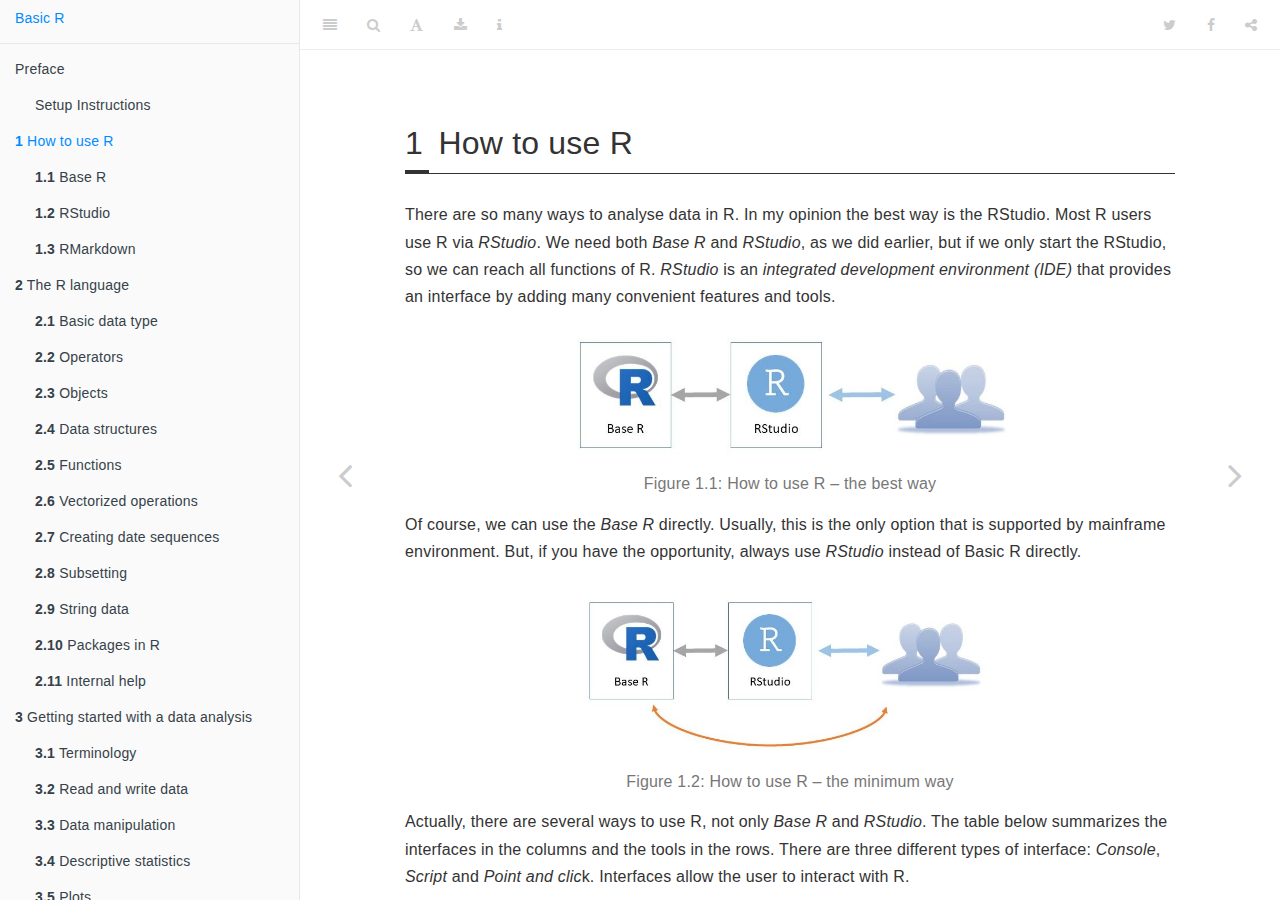
<file: docs/how-to-use-r.html>
<!DOCTYPE html>
<html lang="" xml:lang="">
<head>

  <meta charset="utf-8" />
  <meta http-equiv="X-UA-Compatible" content="IE=edge" />
  <title>1 How to use R | Basic R</title>
  <meta name="description" content="Course materials for Basic R" />
  <meta name="generator" content="bookdown 0.21.6 and GitBook 2.6.7" />

  <meta property="og:title" content="1 How to use R | Basic R" />
  <meta property="og:type" content="book" />
  
  
  <meta property="og:description" content="Course materials for Basic R" />
  <meta name="github-repo" content="abarik/basicr_2020_21_2" />

  <meta name="twitter:card" content="summary" />
  <meta name="twitter:title" content="1 How to use R | Basic R" />
  
  <meta name="twitter:description" content="Course materials for Basic R" />
  

<meta name="author" content="Kálmán Abari" />



  <meta name="viewport" content="width=device-width, initial-scale=1" />
  <meta name="apple-mobile-web-app-capable" content="yes" />
  <meta name="apple-mobile-web-app-status-bar-style" content="black" />
  
  
<link rel="prev" href="index.html"/>
<link rel="next" href="the-r-language.html"/>
<script src="libs/header-attrs/header-attrs.js"></script>
<script src="libs/jquery/jquery.min.js"></script>
<link href="libs/gitbook/css/style.css" rel="stylesheet" />
<link href="libs/gitbook/css/plugin-table.css" rel="stylesheet" />
<link href="libs/gitbook/css/plugin-bookdown.css" rel="stylesheet" />
<link href="libs/gitbook/css/plugin-highlight.css" rel="stylesheet" />
<link href="libs/gitbook/css/plugin-search.css" rel="stylesheet" />
<link href="libs/gitbook/css/plugin-fontsettings.css" rel="stylesheet" />
<link href="libs/gitbook/css/plugin-clipboard.css" rel="stylesheet" />









<link href="libs/anchor-sections/anchor-sections.css" rel="stylesheet" />
<script src="libs/anchor-sections/anchor-sections.js"></script>


<style type="text/css">
pre > code.sourceCode { white-space: pre; position: relative; }
pre > code.sourceCode > span { display: inline-block; line-height: 1.25; }
pre > code.sourceCode > span:empty { height: 1.2em; }
code.sourceCode > span { color: inherit; text-decoration: inherit; }
pre.sourceCode { margin: 0; }
@media screen {
div.sourceCode { overflow: auto; }
}
@media print {
pre > code.sourceCode { white-space: pre-wrap; }
pre > code.sourceCode > span { text-indent: -5em; padding-left: 5em; }
}
pre.numberSource code
  { counter-reset: source-line 0; }
pre.numberSource code > span
  { position: relative; left: -4em; counter-increment: source-line; }
pre.numberSource code > span > a:first-child::before
  { content: counter(source-line);
    position: relative; left: -1em; text-align: right; vertical-align: baseline;
    border: none; display: inline-block;
    -webkit-touch-callout: none; -webkit-user-select: none;
    -khtml-user-select: none; -moz-user-select: none;
    -ms-user-select: none; user-select: none;
    padding: 0 4px; width: 4em;
    color: #aaaaaa;
  }
pre.numberSource { margin-left: 3em; border-left: 1px solid #aaaaaa;  padding-left: 4px; }
div.sourceCode
  {   }
@media screen {
pre > code.sourceCode > span > a:first-child::before { text-decoration: underline; }
}
code span.al { color: #ff0000; font-weight: bold; } /* Alert */
code span.an { color: #60a0b0; font-weight: bold; font-style: italic; } /* Annotation */
code span.at { color: #7d9029; } /* Attribute */
code span.bn { color: #40a070; } /* BaseN */
code span.bu { } /* BuiltIn */
code span.cf { color: #007020; font-weight: bold; } /* ControlFlow */
code span.ch { color: #4070a0; } /* Char */
code span.cn { color: #880000; } /* Constant */
code span.co { color: #60a0b0; font-style: italic; } /* Comment */
code span.cv { color: #60a0b0; font-weight: bold; font-style: italic; } /* CommentVar */
code span.do { color: #ba2121; font-style: italic; } /* Documentation */
code span.dt { color: #902000; } /* DataType */
code span.dv { color: #40a070; } /* DecVal */
code span.er { color: #ff0000; font-weight: bold; } /* Error */
code span.ex { } /* Extension */
code span.fl { color: #40a070; } /* Float */
code span.fu { color: #06287e; } /* Function */
code span.im { } /* Import */
code span.in { color: #60a0b0; font-weight: bold; font-style: italic; } /* Information */
code span.kw { color: #007020; font-weight: bold; } /* Keyword */
code span.op { color: #666666; } /* Operator */
code span.ot { color: #007020; } /* Other */
code span.pp { color: #bc7a00; } /* Preprocessor */
code span.sc { color: #4070a0; } /* SpecialChar */
code span.ss { color: #bb6688; } /* SpecialString */
code span.st { color: #4070a0; } /* String */
code span.va { color: #19177c; } /* Variable */
code span.vs { color: #4070a0; } /* VerbatimString */
code span.wa { color: #60a0b0; font-weight: bold; font-style: italic; } /* Warning */
</style>

<style type="text/css">
/* Used with Pandoc 2.11+ new --citeproc when CSL is used */
div.csl-bib-body { }
div.csl-entry {
  clear: both;
}
.hanging div.csl-entry {
  margin-left:2em;
  text-indent:-2em;
}
div.csl-left-margin {
  min-width:2em;
  float:left;
}
div.csl-right-inline {
  margin-left:2em;
  padding-left:1em;
}
div.csl-indent {
  margin-left: 2em;
}
</style>

<link rel="stylesheet" href="style.css" type="text/css" />
</head>

<body>



  <div class="book without-animation with-summary font-size-2 font-family-1" data-basepath=".">

    <div class="book-summary">
      <nav role="navigation">

<ul class="summary">
<li><a href="./">Basic R</a></li>

<li class="divider"></li>
<li class="chapter" data-level="" data-path="index.html"><a href="index.html"><i class="fa fa-check"></i>Preface</a>
<ul>
<li class="chapter" data-level="" data-path="index.html"><a href="index.html#setup-instructions"><i class="fa fa-check"></i>Setup Instructions</a>
<ul>
<li class="chapter" data-level="" data-path="index.html"><a href="index.html#windows"><i class="fa fa-check"></i>Windows</a></li>
<li class="chapter" data-level="" data-path="index.html"><a href="index.html#macos"><i class="fa fa-check"></i>macOS</a></li>
<li class="chapter" data-level="" data-path="index.html"><a href="index.html#linux"><i class="fa fa-check"></i>Linux</a></li>
</ul></li>
</ul></li>
<li class="chapter" data-level="1" data-path="how-to-use-r.html"><a href="how-to-use-r.html"><i class="fa fa-check"></i><b>1</b> How to use R</a>
<ul>
<li class="chapter" data-level="1.1" data-path="how-to-use-r.html"><a href="how-to-use-r.html#base-r"><i class="fa fa-check"></i><b>1.1</b> Base R</a>
<ul>
<li class="chapter" data-level="1.1.1" data-path="how-to-use-r.html"><a href="how-to-use-r.html#console-of-base-r"><i class="fa fa-check"></i><b>1.1.1</b> Console of Base R</a></li>
<li class="chapter" data-level="1.1.2" data-path="how-to-use-r.html"><a href="how-to-use-r.html#rgui-on-windows"><i class="fa fa-check"></i><b>1.1.2</b> RGui on Windows</a></li>
</ul></li>
<li class="chapter" data-level="1.2" data-path="how-to-use-r.html"><a href="how-to-use-r.html#rstudio"><i class="fa fa-check"></i><b>1.2</b> RStudio</a>
<ul>
<li class="chapter" data-level="1.2.1" data-path="how-to-use-r.html"><a href="how-to-use-r.html#customization"><i class="fa fa-check"></i><b>1.2.1</b> Customization</a></li>
<li class="chapter" data-level="1.2.2" data-path="how-to-use-r.html"><a href="how-to-use-r.html#using-rstudio"><i class="fa fa-check"></i><b>1.2.2</b> Using RStudio</a></li>
<li class="chapter" data-level="1.2.3" data-path="how-to-use-r.html"><a href="how-to-use-r.html#how-to-start-an-r-project"><i class="fa fa-check"></i><b>1.2.3</b> How to start an R project</a></li>
<li class="chapter" data-level="1.2.4" data-path="how-to-use-r.html"><a href="how-to-use-r.html#organizing-your-working-directory"><i class="fa fa-check"></i><b>1.2.4</b> Organizing your working directory</a></li>
<li class="chapter" data-level="1.2.5" data-path="how-to-use-r.html"><a href="how-to-use-r.html#rstudio-console-and-command-prompt"><i class="fa fa-check"></i><b>1.2.5</b> RStudio Console and Command Prompt</a></li>
<li class="chapter" data-level="1.2.6" data-path="how-to-use-r.html"><a href="how-to-use-r.html#rstudio-script-editor"><i class="fa fa-check"></i><b>1.2.6</b> RStudio Script Editor</a></li>
</ul></li>
<li class="chapter" data-level="1.3" data-path="how-to-use-r.html"><a href="how-to-use-r.html#rmarkdown"><i class="fa fa-check"></i><b>1.3</b> RMarkdown</a>
<ul>
<li class="chapter" data-level="1.3.1" data-path="how-to-use-r.html"><a href="how-to-use-r.html#introduction"><i class="fa fa-check"></i><b>1.3.1</b> Introduction</a></li>
<li class="chapter" data-level="1.3.2" data-path="how-to-use-r.html"><a href="how-to-use-r.html#basic-structure-of-r-markdown"><i class="fa fa-check"></i><b>1.3.2</b> Basic Structure of R Markdown</a></li>
<li class="chapter" data-level="1.3.3" data-path="how-to-use-r.html"><a href="how-to-use-r.html#text-formatting-with-r-markdown"><i class="fa fa-check"></i><b>1.3.3</b> Text Formatting with R Markdown</a></li>
<li class="chapter" data-level="1.3.4" data-path="how-to-use-r.html"><a href="how-to-use-r.html#math-expressions"><i class="fa fa-check"></i><b>1.3.4</b> Math expressions</a></li>
</ul></li>
</ul></li>
<li class="chapter" data-level="2" data-path="the-r-language.html"><a href="the-r-language.html"><i class="fa fa-check"></i><b>2</b> The R language</a>
<ul>
<li class="chapter" data-level="2.1" data-path="the-r-language.html"><a href="the-r-language.html#basic-data-type"><i class="fa fa-check"></i><b>2.1</b> Basic data type</a>
<ul>
<li class="chapter" data-level="2.1.1" data-path="the-r-language.html"><a href="the-r-language.html#double"><i class="fa fa-check"></i><b>2.1.1</b> Double</a></li>
<li class="chapter" data-level="2.1.2" data-path="the-r-language.html"><a href="the-r-language.html#integer"><i class="fa fa-check"></i><b>2.1.2</b> Integer</a></li>
<li class="chapter" data-level="2.1.3" data-path="the-r-language.html"><a href="the-r-language.html#characters"><i class="fa fa-check"></i><b>2.1.3</b> Characters</a></li>
<li class="chapter" data-level="2.1.4" data-path="the-r-language.html"><a href="the-r-language.html#logical"><i class="fa fa-check"></i><b>2.1.4</b> Logical</a></li>
</ul></li>
<li class="chapter" data-level="2.2" data-path="the-r-language.html"><a href="the-r-language.html#operators"><i class="fa fa-check"></i><b>2.2</b> Operators</a>
<ul>
<li class="chapter" data-level="2.2.1" data-path="the-r-language.html"><a href="the-r-language.html#arithmetic-operators"><i class="fa fa-check"></i><b>2.2.1</b> Arithmetic operators</a></li>
<li class="chapter" data-level="2.2.2" data-path="the-r-language.html"><a href="the-r-language.html#logical-operators"><i class="fa fa-check"></i><b>2.2.2</b> Logical operators</a></li>
<li class="chapter" data-level="2.2.3" data-path="the-r-language.html"><a href="the-r-language.html#relational-operators"><i class="fa fa-check"></i><b>2.2.3</b> Relational operators</a></li>
<li class="chapter" data-level="2.2.4" data-path="the-r-language.html"><a href="the-r-language.html#assignment-operators"><i class="fa fa-check"></i><b>2.2.4</b> Assignment operators</a></li>
<li class="chapter" data-level="2.2.5" data-path="the-r-language.html"><a href="the-r-language.html#miscellaneous-operators"><i class="fa fa-check"></i><b>2.2.5</b> Miscellaneous operators</a></li>
<li class="chapter" data-level="2.2.6" data-path="the-r-language.html"><a href="the-r-language.html#operator-precedence-in-r"><i class="fa fa-check"></i><b>2.2.6</b> Operator Precedence in R</a></li>
<li class="chapter" data-level="2.2.7" data-path="the-r-language.html"><a href="the-r-language.html#binary-and-unary-operators"><i class="fa fa-check"></i><b>2.2.7</b> Binary and unary operators</a></li>
</ul></li>
<li class="chapter" data-level="2.3" data-path="the-r-language.html"><a href="the-r-language.html#objects"><i class="fa fa-check"></i><b>2.3</b> Objects</a>
<ul>
<li class="chapter" data-level="2.3.1" data-path="the-r-language.html"><a href="the-r-language.html#testing-the-type"><i class="fa fa-check"></i><b>2.3.1</b> Testing the type</a></li>
<li class="chapter" data-level="2.3.2" data-path="the-r-language.html"><a href="the-r-language.html#coercion"><i class="fa fa-check"></i><b>2.3.2</b> Coercion</a></li>
</ul></li>
<li class="chapter" data-level="2.4" data-path="the-r-language.html"><a href="the-r-language.html#data-structures"><i class="fa fa-check"></i><b>2.4</b> Data structures</a>
<ul>
<li class="chapter" data-level="2.4.1" data-path="the-r-language.html"><a href="the-r-language.html#vectors"><i class="fa fa-check"></i><b>2.4.1</b> Vectors</a></li>
<li class="chapter" data-level="2.4.2" data-path="the-r-language.html"><a href="the-r-language.html#factor"><i class="fa fa-check"></i><b>2.4.2</b> Factor</a></li>
<li class="chapter" data-level="2.4.3" data-path="the-r-language.html"><a href="the-r-language.html#matrix"><i class="fa fa-check"></i><b>2.4.3</b> Matrix</a></li>
<li class="chapter" data-level="2.4.4" data-path="the-r-language.html"><a href="the-r-language.html#array"><i class="fa fa-check"></i><b>2.4.4</b> Array</a></li>
<li class="chapter" data-level="2.4.5" data-path="the-r-language.html"><a href="the-r-language.html#list"><i class="fa fa-check"></i><b>2.4.5</b> List</a></li>
<li class="chapter" data-level="2.4.6" data-path="the-r-language.html"><a href="the-r-language.html#data-frame"><i class="fa fa-check"></i><b>2.4.6</b> Data frame</a></li>
</ul></li>
<li class="chapter" data-level="2.5" data-path="the-r-language.html"><a href="the-r-language.html#functions"><i class="fa fa-check"></i><b>2.5</b> Functions</a></li>
<li class="chapter" data-level="2.6" data-path="the-r-language.html"><a href="the-r-language.html#vectorized-operations"><i class="fa fa-check"></i><b>2.6</b> Vectorized operations</a></li>
<li class="chapter" data-level="2.7" data-path="the-r-language.html"><a href="the-r-language.html#creating-date-sequences"><i class="fa fa-check"></i><b>2.7</b> Creating date sequences</a>
<ul>
<li class="chapter" data-level="2.7.1" data-path="the-r-language.html"><a href="the-r-language.html#creating-a-sequence-of-numeric-values"><i class="fa fa-check"></i><b>2.7.1</b> Creating a sequence of numeric values</a></li>
<li class="chapter" data-level="2.7.2" data-path="the-r-language.html"><a href="the-r-language.html#creating-a-sequence-of-repeated-values"><i class="fa fa-check"></i><b>2.7.2</b> Creating a Sequence of Repeated Values</a></li>
<li class="chapter" data-level="2.7.3" data-path="the-r-language.html"><a href="the-r-language.html#sequential-names"><i class="fa fa-check"></i><b>2.7.3</b> Sequential names</a></li>
</ul></li>
<li class="chapter" data-level="2.8" data-path="the-r-language.html"><a href="the-r-language.html#subsetting"><i class="fa fa-check"></i><b>2.8</b> Subsetting</a>
<ul>
<li class="chapter" data-level="2.8.1" data-path="the-r-language.html"><a href="the-r-language.html#subsetting-vector"><i class="fa fa-check"></i><b>2.8.1</b> Subsetting vector</a></li>
<li class="chapter" data-level="2.8.2" data-path="the-r-language.html"><a href="the-r-language.html#subsetting-data-frames"><i class="fa fa-check"></i><b>2.8.2</b> Subsetting data frames</a></li>
</ul></li>
<li class="chapter" data-level="2.9" data-path="the-r-language.html"><a href="the-r-language.html#string-data"><i class="fa fa-check"></i><b>2.9</b> String data</a>
<ul>
<li class="chapter" data-level="2.9.1" data-path="the-r-language.html"><a href="the-r-language.html#simple-character-manipulation"><i class="fa fa-check"></i><b>2.9.1</b> Simple Character Manipulation</a></li>
<li class="chapter" data-level="2.9.2" data-path="the-r-language.html"><a href="the-r-language.html#searching-and-replacing"><i class="fa fa-check"></i><b>2.9.2</b> Searching and Replacing</a></li>
</ul></li>
<li class="chapter" data-level="2.10" data-path="the-r-language.html"><a href="the-r-language.html#packages-in-r"><i class="fa fa-check"></i><b>2.10</b> Packages in R</a>
<ul>
<li class="chapter" data-level="2.10.1" data-path="the-r-language.html"><a href="the-r-language.html#load-packages"><i class="fa fa-check"></i><b>2.10.1</b> Load packages</a></li>
<li class="chapter" data-level="2.10.2" data-path="the-r-language.html"><a href="the-r-language.html#install-packages"><i class="fa fa-check"></i><b>2.10.2</b> Install packages</a></li>
<li class="chapter" data-level="2.10.3" data-path="the-r-language.html"><a href="the-r-language.html#masking"><i class="fa fa-check"></i><b>2.10.3</b> Masking</a></li>
</ul></li>
<li class="chapter" data-level="2.11" data-path="the-r-language.html"><a href="the-r-language.html#internal-help"><i class="fa fa-check"></i><b>2.11</b> Internal help</a></li>
</ul></li>
<li class="chapter" data-level="3" data-path="getting-started-with-a-data-analysis.html"><a href="getting-started-with-a-data-analysis.html"><i class="fa fa-check"></i><b>3</b> Getting started with a data analysis</a>
<ul>
<li class="chapter" data-level="3.1" data-path="getting-started-with-a-data-analysis.html"><a href="getting-started-with-a-data-analysis.html#terminology"><i class="fa fa-check"></i><b>3.1</b> Terminology</a></li>
<li class="chapter" data-level="3.2" data-path="getting-started-with-a-data-analysis.html"><a href="getting-started-with-a-data-analysis.html#read-and-write-data"><i class="fa fa-check"></i><b>3.2</b> Read and write data</a>
<ul>
<li class="chapter" data-level="3.2.1" data-path="getting-started-with-a-data-analysis.html"><a href="getting-started-with-a-data-analysis.html#importing-data-from-a-delimited-text-file"><i class="fa fa-check"></i><b>3.2.1</b> Importing data from a delimited text file</a></li>
<li class="chapter" data-level="3.2.2" data-path="getting-started-with-a-data-analysis.html"><a href="getting-started-with-a-data-analysis.html#importing-data-from-excel"><i class="fa fa-check"></i><b>3.2.2</b> Importing data from Excel</a></li>
<li class="chapter" data-level="3.2.3" data-path="getting-started-with-a-data-analysis.html"><a href="getting-started-with-a-data-analysis.html#exporting-data-from-r"><i class="fa fa-check"></i><b>3.2.3</b> Exporting data from R</a></li>
</ul></li>
<li class="chapter" data-level="3.3" data-path="getting-started-with-a-data-analysis.html"><a href="getting-started-with-a-data-analysis.html#data-manipulation"><i class="fa fa-check"></i><b>3.3</b> Data manipulation</a>
<ul>
<li class="chapter" data-level="3.3.1" data-path="getting-started-with-a-data-analysis.html"><a href="getting-started-with-a-data-analysis.html#get-information"><i class="fa fa-check"></i><b>3.3.1</b> Get information</a></li>
<li class="chapter" data-level="3.3.2" data-path="getting-started-with-a-data-analysis.html"><a href="getting-started-with-a-data-analysis.html#data-type-conversions"><i class="fa fa-check"></i><b>3.3.2</b> Data type conversions</a></li>
<li class="chapter" data-level="3.3.3" data-path="getting-started-with-a-data-analysis.html"><a href="getting-started-with-a-data-analysis.html#transformation"><i class="fa fa-check"></i><b>3.3.3</b> Transformation</a></li>
<li class="chapter" data-level="3.3.4" data-path="getting-started-with-a-data-analysis.html"><a href="getting-started-with-a-data-analysis.html#identifying-and-treating-missing-values"><i class="fa fa-check"></i><b>3.3.4</b> Identifying and treating missing values</a></li>
<li class="chapter" data-level="3.3.5" data-path="getting-started-with-a-data-analysis.html"><a href="getting-started-with-a-data-analysis.html#numeric-to-factor"><i class="fa fa-check"></i><b>3.3.5</b> Numeric to factor</a></li>
</ul></li>
<li class="chapter" data-level="3.4" data-path="getting-started-with-a-data-analysis.html"><a href="getting-started-with-a-data-analysis.html#descriptive-statistics"><i class="fa fa-check"></i><b>3.4</b> Descriptive statistics</a>
<ul>
<li class="chapter" data-level="3.4.1" data-path="getting-started-with-a-data-analysis.html"><a href="getting-started-with-a-data-analysis.html#measurements"><i class="fa fa-check"></i><b>3.4.1</b> Measurements</a></li>
<li class="chapter" data-level="3.4.2" data-path="getting-started-with-a-data-analysis.html"><a href="getting-started-with-a-data-analysis.html#tables"><i class="fa fa-check"></i><b>3.4.2</b> Tables</a></li>
</ul></li>
<li class="chapter" data-level="3.5" data-path="getting-started-with-a-data-analysis.html"><a href="getting-started-with-a-data-analysis.html#plots"><i class="fa fa-check"></i><b>3.5</b> Plots</a>
<ul>
<li class="chapter" data-level="3.5.1" data-path="getting-started-with-a-data-analysis.html"><a href="getting-started-with-a-data-analysis.html#traditional-graphics"><i class="fa fa-check"></i><b>3.5.1</b> Traditional graphics</a></li>
<li class="chapter" data-level="3.5.2" data-path="getting-started-with-a-data-analysis.html"><a href="getting-started-with-a-data-analysis.html#ggplot2-graphics"><i class="fa fa-check"></i><b>3.5.2</b> ggplot2 graphics</a></li>
</ul></li>
</ul></li>
<li class="appendix"><span><b>Appendix</b></span></li>
<li class="chapter" data-level="A" data-path="recaps-in-1-minutes-or-less.html"><a href="recaps-in-1-minutes-or-less.html"><i class="fa fa-check"></i><b>A</b> Recaps in 1 minutes or less</a>
<ul>
<li class="chapter" data-level="A.1" data-path="recaps-in-1-minutes-or-less.html"><a href="recaps-in-1-minutes-or-less.html#possibilities-of-using-r"><i class="fa fa-check"></i><b>A.1</b> Possibilities of using R</a></li>
<li class="chapter" data-level="A.2" data-path="recaps-in-1-minutes-or-less.html"><a href="recaps-in-1-minutes-or-less.html#console-features-1"><i class="fa fa-check"></i><b>A.2</b> Console features</a></li>
<li class="chapter" data-level="A.3" data-path="recaps-in-1-minutes-or-less.html"><a href="recaps-in-1-minutes-or-less.html#advantages-of-script-editor-in-rstudio"><i class="fa fa-check"></i><b>A.3</b> Advantages of Script editor in RStudio</a></li>
<li class="chapter" data-level="A.4" data-path="recaps-in-1-minutes-or-less.html"><a href="recaps-in-1-minutes-or-less.html#useful-keyboard-shortcuts-in-rstudio"><i class="fa fa-check"></i><b>A.4</b> Useful keyboard shortcuts in RStudio</a></li>
<li class="chapter" data-level="A.5" data-path="recaps-in-1-minutes-or-less.html"><a href="recaps-in-1-minutes-or-less.html#base-types-in-r"><i class="fa fa-check"></i><b>A.5</b> Base types in R</a></li>
<li class="chapter" data-level="A.6" data-path="recaps-in-1-minutes-or-less.html"><a href="recaps-in-1-minutes-or-less.html#data-structures-1"><i class="fa fa-check"></i><b>A.6</b> Data structures</a></li>
<li class="chapter" data-level="A.7" data-path="recaps-in-1-minutes-or-less.html"><a href="recaps-in-1-minutes-or-less.html#operators-1"><i class="fa fa-check"></i><b>A.7</b> Operators</a></li>
<li class="chapter" data-level="A.8" data-path="recaps-in-1-minutes-or-less.html"><a href="recaps-in-1-minutes-or-less.html#maths-functions"><i class="fa fa-check"></i><b>A.8</b> Maths functions</a></li>
<li class="chapter" data-level="A.9" data-path="recaps-in-1-minutes-or-less.html"><a href="recaps-in-1-minutes-or-less.html#string-functions"><i class="fa fa-check"></i><b>A.9</b> String functions</a></li>
<li class="chapter" data-level="A.10" data-path="recaps-in-1-minutes-or-less.html"><a href="recaps-in-1-minutes-or-less.html#base-r-statistical-functions"><i class="fa fa-check"></i><b>A.10</b> Base R Statistical Functions</a></li>
<li class="chapter" data-level="A.11" data-path="recaps-in-1-minutes-or-less.html"><a href="recaps-in-1-minutes-or-less.html#regular-sequences"><i class="fa fa-check"></i><b>A.11</b> Regular sequences</a></li>
<li class="chapter" data-level="A.12" data-path="recaps-in-1-minutes-or-less.html"><a href="recaps-in-1-minutes-or-less.html#subsetting-1"><i class="fa fa-check"></i><b>A.12</b> Subsetting</a></li>
<li class="chapter" data-level="A.13" data-path="recaps-in-1-minutes-or-less.html"><a href="recaps-in-1-minutes-or-less.html#packages"><i class="fa fa-check"></i><b>A.13</b> Packages</a></li>
<li class="chapter" data-level="A.14" data-path="recaps-in-1-minutes-or-less.html"><a href="recaps-in-1-minutes-or-less.html#readingwriting-data-files"><i class="fa fa-check"></i><b>A.14</b> Reading/Writing data files</a></li>
<li class="chapter" data-level="A.15" data-path="recaps-in-1-minutes-or-less.html"><a href="recaps-in-1-minutes-or-less.html#filter"><i class="fa fa-check"></i><b>A.15</b> Filter</a></li>
<li class="chapter" data-level="A.16" data-path="recaps-in-1-minutes-or-less.html"><a href="recaps-in-1-minutes-or-less.html#sort"><i class="fa fa-check"></i><b>A.16</b> Sort</a></li>
<li class="chapter" data-level="A.17" data-path="recaps-in-1-minutes-or-less.html"><a href="recaps-in-1-minutes-or-less.html#data-type-conversion"><i class="fa fa-check"></i><b>A.17</b> Data type conversion</a></li>
<li class="chapter" data-level="A.18" data-path="recaps-in-1-minutes-or-less.html"><a href="recaps-in-1-minutes-or-less.html#transformation-1"><i class="fa fa-check"></i><b>A.18</b> Transformation</a></li>
<li class="chapter" data-level="A.19" data-path="recaps-in-1-minutes-or-less.html"><a href="recaps-in-1-minutes-or-less.html#descriptive-statistics-1"><i class="fa fa-check"></i><b>A.19</b> Descriptive statistics</a></li>
</ul></li>
<li class="chapter" data-level="B" data-path="terminology-1.html"><a href="terminology-1.html"><i class="fa fa-check"></i><b>B</b> Terminology</a>
<ul>
<li class="chapter" data-level="B.1" data-path="terminology-1.html"><a href="terminology-1.html#terms-in-statistics"><i class="fa fa-check"></i><b>B.1</b> Terms in Statistics</a></li>
<li class="chapter" data-level="B.2" data-path="terminology-1.html"><a href="terminology-1.html#terms-in-r"><i class="fa fa-check"></i><b>B.2</b> Terms in R</a></li>
<li class="chapter" data-level="B.3" data-path="terminology-1.html"><a href="terminology-1.html#terms-in-statistics-and-r"><i class="fa fa-check"></i><b>B.3</b> Terms in Statistics and R</a></li>
</ul></li>
<li class="chapter" data-level="C" data-path="miscellaneous.html"><a href="miscellaneous.html"><i class="fa fa-check"></i><b>C</b> Miscellaneous</a>
<ul>
<li class="chapter" data-level="C.1" data-path="miscellaneous.html"><a href="miscellaneous.html#rules-of-using-r"><i class="fa fa-check"></i><b>C.1</b> Rules of using R</a></li>
<li class="chapter" data-level="C.2" data-path="miscellaneous.html"><a href="miscellaneous.html#good-to-know"><i class="fa fa-check"></i><b>C.2</b> Good to know</a></li>
<li class="chapter" data-level="C.3" data-path="miscellaneous.html"><a href="miscellaneous.html#why-is-my-code-broken"><i class="fa fa-check"></i><b>C.3</b> Why is my code broken?</a></li>
<li class="chapter" data-level="C.4" data-path="miscellaneous.html"><a href="miscellaneous.html#other-resources"><i class="fa fa-check"></i><b>C.4</b> Other resources</a></li>
</ul></li>
<li class="chapter" data-level="" data-path="references.html"><a href="references.html"><i class="fa fa-check"></i>References</a></li>
<li class="divider"></li>
<li><a href="https://github.com/rstudio/bookdown" target="blank">Published with bookdown</a></li>

</ul>

      </nav>
    </div>

    <div class="book-body">
      <div class="body-inner">
        <div class="book-header" role="navigation">
          <h1>
            <i class="fa fa-circle-o-notch fa-spin"></i><a href="./">Basic R</a>
          </h1>
        </div>

        <div class="page-wrapper" tabindex="-1" role="main">
          <div class="page-inner">

            <section class="normal" id="section-">
<div id="how-to-use-r" class="section level1" number="1">
<h1><span class="header-section-number">1</span> How to use R</h1>
<p>There are so many ways to analyse data in R. In my opinion the best way
is the RStudio. Most R users use R via <em>RStudio</em>. We need both <em>Base R</em>
and <em>RStudio</em>, as we did earlier, but if we only start the RStudio, so
we can reach all functions of R. <em>RStudio</em> is an <em>integrated development
environment (IDE)</em> that provides an interface by adding many convenient
features and tools.</p>
<div class="figure" style="text-align: center"><span id="fig:unnamed-chunk-2"></span>
<img src="img/baser_rstudio.jpg" alt="How to use R – the best way" width="60%" />
<p class="caption">
Figure 1.1: How to use R – the best way
</p>
</div>
<p>Of course, we can use the <em>Base R</em> directly. Usually, this is the only
option that is supported by mainframe environment. But, if you have the
opportunity, always use <em>RStudio</em> instead of Basic R directly.</p>
<div class="figure" style="text-align: center"><span id="fig:unnamed-chunk-3"></span>
<img src="img/baser_rstudio_min.jpg" alt="How to use R – the minimum way" width="60%" />
<p class="caption">
Figure 1.2: How to use R – the minimum way
</p>
</div>
<p>Actually, there are several ways to use R, not only <em>Base R</em> and
<em>RStudio</em>. The table below summarizes the interfaces in the columns and
the tools in the rows. There are three different types of interface:
<em>Console</em>, <em>Script</em> and <em>Point and clic</em>k. Interfaces allow the user to
interact with R. </p>
<div class="figure" style="text-align: center"><span id="fig:unnamed-chunk-4"></span>
<img src="img/baser_rstudio_all.jpg" alt="How to use R – the minimum way" width="90%" />
<p class="caption">
Figure 1.3: How to use R – the minimum way
</p>
</div>
<p><strong><em>Console</em></strong> provides a command-line <em>interface</em> that allows the user
to interact with the computer by typing commands . The computer displays
a prompt (<code>&gt;</code>), the user types a command and presses <kbd>Enter</kbd> or
<kbd>Return</kbd>, and gets the result. There are three tools, that
provide console, the <em>Base R</em> Console (it’s the only option in mainframe
environment), <em>RGui</em> in <em>Base R</em> on Windows, and <em>RStudio</em>.</p>
<p>The second interface is the <strong>script interface</strong>. It gives you an editor
window. You can type multiple lines of code into the source editor
without having each line evaluated by R. Then, when you’re ready, you
can send the instructions to R - in other words, source the script -,
and you get the result. You can reach this functionality in <em>RGui</em>, <em>R
Commander</em> and <em>RStudio</em>. <strong>Remember, the best way to use R is creating,
editing and running scripts in <em>RStudio</em>. This is the best option.</strong></p>
<p>For beginners, the best option would be to use a <strong>Point-and-click
interface</strong>. It has a menu, you can choose menupoints, menuitems, you
can get dialog boxes and type in editfields, point on radio buttons and
checkboxes. <strong>But the knowledge of these systems have limits</strong>. You can
execute only methods, which you can reach from the menu. The descriptive
measures, tables, plots and hypothesis tests, which you can point and
click, are part of knowledge of R. The whole knowledge can be reached
only from console or script interface. For example I only use <em>jamovi</em>,
if I have a simple question and I want to get a quick answer.  So I
encourage you to install and try jamovi or JASP. These are free and user
friendly ways to do statistics. By the way, the tools I listed in this
table are all free, except the BlueSky. It is worth installing and
trying them.</p>
<div id="base-r" class="section level2" number="1.1">
<h2><span class="header-section-number">1.1</span> Base R</h2>
<p>What components were installed with <em>Base R</em>? The <em>Base R</em> consists of
three elements. The console for typing commands and getting results, the
interpreter for evaluating the commands, and packages for extending R’s
knowledge. The interpreter is the heart of the R, all commands will be
executed by the interpreter. For the users, for us, the console is the
key. Apart from point and click interfaces, we will interact with the
console directly or indirectly.</p>
<div class="figure" style="text-align: center"><span id="fig:unnamed-chunk-5"></span>
<img src="img/baser.jpg" alt="Components of Base R" width="70%" />
<p class="caption">
Figure 1.4: Components of Base R
</p>
</div>
<div id="console-of-base-r" class="section level3" number="1.1.1">
<h3><span class="header-section-number">1.1.1</span> Console of Base R</h3>
<p>As we mentioned, the R users meet the console all the time. One main
part of <em>Base R</em> is the console. To start the console, we should type R
(the capital R letter) on all systems, or we can find and click on the R
icon. If you are on Windows, you can launch the <em>R.exe</em> (e.g.
<code>c:\Program Files\R\R-4.0.4\bin\x64\R.exe</code>).</p>
<div class="figure" style="text-align: center"><span id="fig:unnamed-chunk-6"></span>
<img src="img/console.jpg" alt="Console in Base R" width="70%" />
<p class="caption">
Figure 1.5: Console in Base R
</p>
</div>
<p>On the screen above, you can see some information about the R instance.
At the bottom of the console window there is a prompt. It consists of a
‘greater than’ sign (symbol) and a space, and of course a cursor where
you can type any character.</p>
<p>Let’s type any character, delete characters with <kbd>Delete</kbd> and
<kbd>Backspace</kbd> keys, move the cursor with <kbd>Left arrow</kbd>
and <kbd>Right arrow</kbd> keys, insert any character in this position,
and navigate the cursor the beginning of the line and the end of the
line with the <kbd>Home</kbd> and <kbd>End</kbd> keys.</p>
<p>If we are ready, we can execute this line, the command, hitting
<kbd>Enter</kbd>.</p>
<p>If the command is valid, R or more precisely its interpreter, will
execute it, then it returns the result in the console. If the command in
not valid, the interpreter returns an error message.</p>
<p>Let’s start with numbers. Type 45 and hit <kbd>Enter</kbd>.</p>
<div class="sourceCode" id="cb1"><pre class="sourceCode r"><code class="sourceCode r"><span id="cb1-1"><a href="how-to-use-r.html#cb1-1" aria-hidden="true" tabindex="-1"></a><span class="dv">45</span></span>
<span id="cb1-2"><a href="how-to-use-r.html#cb1-2" aria-hidden="true" tabindex="-1"></a><span class="co">#&gt; [1] 45</span></span></code></pre></div>
<p>This is a valid command because there is no error message. But the
result, the output, is meaningless.</p>
<p>Let’s choose a more complicated expression:</p>
<div class="sourceCode" id="cb2"><pre class="sourceCode r"><code class="sourceCode r"><span id="cb2-1"><a href="how-to-use-r.html#cb2-1" aria-hidden="true" tabindex="-1"></a><span class="dv">45</span> <span class="sc">+</span> <span class="dv">5</span></span>
<span id="cb2-2"><a href="how-to-use-r.html#cb2-2" aria-hidden="true" tabindex="-1"></a><span class="co">#&gt; [1] 50</span></span></code></pre></div>
<p>Forty-five plus five sums fifty, so fifty is displayed in the output.
The 1 in brackets at the beginning of the output means this is the first
line of the output.</p>
<div id="console-features" class="section level4" number="1.1.1.1">
<h4><span class="header-section-number">1.1.1.1</span> Console features</h4>
<p>Every console has three features, that help us to execute commands.</p>
<dl>
<dt>History of commands</dt>
<dd><p>We can use the <kbd>Up arrow</kbd> and <kbd>Down arrow</kbd> keys to
browse the history of commands, which we typed earlier. When you
press the <kbd>Up arrow</kbd>, you get the commands you typed
earlier at the command line. Of course you can modify them as well.
You can hit <kbd>Enter</kbd> at any time to run the command that is
currently displayed.</p>
</dd>
<dt>Autocompletion</dt>
<dd><p>Pressing <kbd>TAB</kbd> key completes the keyword or directory path
we were currently typing. Type in <code>getw</code> hit <kbd>TAB</kbd> and you
can see the whole function call, hitting <kbd>Enter</kbd>, you can
get the working directory.</p>
</dd>
<dt>Continuation prompt</dt>
<dd><p>Let’s have a look at a small example. Tpye <code>45 -</code>(forty-five minus)
and hit <kbd>Enter</kbd>. This is an invalid command, but we can not
see any Error message. Instead, a new prompt has appeared, a
continuation prompt indicated by a <code>+</code> (plus) followed by a space
character. We can continue typing. The console allows us to complete
the command. It’s easy, type for example <code>5</code> (five), hit
<kbd>Enter</kbd>. We can get the result. I’ll show you another
example. Type <code>getwd(</code> without closing parenthesis, hit
<kbd>Enter</kbd>. We will get the continuation prompt, and typing
closing parenthesis we get the working directory. It seems to help
us. Continuation prompt seems to be a good thing. But, It is not. It
is a really confusing feature. We can easily find ourselves in a
never ending story. We can type <code>45 -</code>, <kbd>Enter</kbd>, <code>11 *</code>,
<kbd>Enter</kbd> and so on, we keep getting the continuation prompt,
and we don’t really know how to complete it in a right way. So, It
is very important to leave the continuation prompt as soon as
possible. The key is <kbd>Esc</kbd> button. Lets’ try this. Type in
opening parenthesis and 6 (<code>(6</code>), hit <kbd>Enter</kbd>, and press
<kbd>Esc</kbd>. We can get back the prompt ‘greater than’ (<code>&gt;</code>),
this is default prompt. When you see the plus prompt, continuation
prompt, you must press the <kbd>Esc</kbd> key.</p>
</dd>
</dl>
</div>
<div id="working-directory" class="section level4" number="1.1.1.2">
<h4><span class="header-section-number">1.1.1.2</span> Working directory</h4>
<p>In R, we answer the questions we face using functions. So, the
expressions that we type into the command line, usually contains
<em>function calls</em>. So, now, we can request the working directory. Let’s
type <code>getwd()</code> to get the interpreter to display our working directory.</p>
<div class="sourceCode" id="cb3"><pre class="sourceCode r"><code class="sourceCode r"><span id="cb3-1"><a href="how-to-use-r.html#cb3-1" aria-hidden="true" tabindex="-1"></a><span class="fu">getwd</span>()</span></code></pre></div>
<p>Working directory is the default directory that our command line reaches
to access files if we don’t specify a path ourselves. We can specify
paths two ways either absolutely from the root directory or relatively
starting from our working directory. Beside reaching our history in the
command line we can also rely on the help of a built-in autocompletion
feature, by pressing <kbd>TAB</kbd> key, which completes the keyword or
directory path we were currently typing.</p>
<p>For example, let’s type only <code>set</code> and press <kbd>TAB</kbd> and
<kbd>TAB</kbd> again to list out all the commands that start with <code>set</code>.
Press <code>w</code> and press <kbd>TAB</kbd> again, and as you can see the command
line completes our command with a <code>d</code> to get an existing function name.
All function call requires parentheses after the function name, which
contains additional data for the function which we call arguments.</p>
<p>The <code>setwd()</code> function has only one required arguments, which is a path
to a directory, which we want to set as our new working directory.</p>
<p>Let’s try calling the <code>setwd()</code> function, start with the function name,
then the opening parenthesis and inside quote marks we give the
directory’s path.</p>
<p>On Windows, after the first quote mark, type <code>c:/</code>, which refers the
drive you want to use, and press <kbd>TAB</kbd> twice to see all
subdirectories and files on the drive.</p>
<p>From here we can build our path directory by directory till we reach the
directory which we want to set as our working directory. As you can see
when jumping from directory into another we mark this jump with the
slash character. Instead of writing out the path ourselves we can write
the first few characters of directory’s name and we can rely on
<kbd>TAB</kbd> to autocomplet it for us. Of course with more common
directory names we have to be more specific to get the desired
autocompletions.</p>
<p>Finally, if we reached our desired new working directory, we can execute
the command, by pressing enter, but make sure you have both your opening
and closing quote marks and parenthesis. If you had, your command
executed successfully thereby changing your working directory, but if
you made a mistake either in the formality of the command (called
syntactic error) or by giving a path to a directory which doesn’t exist
(called semantic error).</p>
<p>To sum up, to set a working directory in R type:</p>
<div class="sourceCode" id="cb4"><pre class="sourceCode r"><code class="sourceCode r"><span id="cb4-1"><a href="how-to-use-r.html#cb4-1" aria-hidden="true" tabindex="-1"></a><span class="fu">setwd</span>(<span class="st">&quot;Path/To/Your/Workingdirectory&quot;</span>)</span></code></pre></div>
<p>If you need to check which working directory R thinks it is in:</p>
<div class="sourceCode" id="cb5"><pre class="sourceCode r"><code class="sourceCode r"><span id="cb5-1"><a href="how-to-use-r.html#cb5-1" aria-hidden="true" tabindex="-1"></a><span class="fu">getwd</span>()</span></code></pre></div>
</div>
<div id="quit-the-console" class="section level4" number="1.1.1.3">
<h4><span class="header-section-number">1.1.1.3</span> Quit the console</h4>
<p>In the end, let’s quit the console, by typing and executing the <code>q()</code>
command. Don’t forget the parentheses. We don’t need to save the
workspace. Choose <code>No</code>.</p>
</div>
</div>
<div id="rgui-on-windows" class="section level3" number="1.1.2">
<h3><span class="header-section-number">1.1.2</span> RGui on Windows</h3>
<p>On Windows operating system, <em>Base R</em> has another console which is more
advanced. The <em>RGui</em> has a graphical user interface. To start it, find
and click on the R icon. You should always use the latest version and
the 64 bit version.</p>
<div class="figure" style="text-align: center"><span id="fig:unnamed-chunk-12"></span>
<img src="img/rgui.jpg" alt="Console in RGui" width="70%" />
<p class="caption">
Figure 1.6: Console in RGui
</p>
</div>
<p>Let’s start up the aforementioned 64 bit version of it. Above you can
see our console which in functionality is the same as the one we used in
<em>Base R</em> recently. We can type any character and press <kbd>Enter</kbd>.</p>
<p>If you’d like to change the appearance, or the size of the console, you
can do so in the <code>Edit &gt; GUI preferences</code> menu in the upper menu bar.
Let’s choose this menu item, and increase the font size to 28 and set
the style to bold. Close this dialog box with <code>OK</code> button, and you can
see a more readable console window. But as you can see we also have menu
and tool bar.</p>
<p>Let’s try the same basic arithmetic command here. Type <code>45 + 5</code> and
press <kbd>Enter</kbd> to execute it. And as we can see we get the same
result here.</p>
<p>Let’s try the history with the <kbd>Up arrow</kbd> and <kbd>Down
arrow</kbd>. Navigate the cursor with <kbd>Left arrow</kbd> and
<kbd>Right arrow</kbd> keys, use the <kbd>Home</kbd> and <kbd>End</kbd>
buttons, insert or delete any character and press <kbd>Enter</kbd>.</p>
<div id="scripting-in-rgui" class="section level4" number="1.1.2.1">
<h4><span class="header-section-number">1.1.2.1</span> Scripting in RGui</h4>
<p><em>RGui</em> has all the functions the Console of <em>Base R</em> had, and also a new
one. We can create script files with which we can use to store commands
in text files. Script files makes easy to store and organize commands.
So let’s click <code>File &gt; New script</code> which will make us a new script
window where you can edit your script file. We can arrange the Console
and Script windows, click on the <code>Windows &gt; Tile horizontally</code><strong>.</strong> You
can find the typical face of <em>RGui</em> below.</p>
<div class="figure" style="text-align: center"><span id="fig:unnamed-chunk-13"></span>
<img src="img/rgui_script.jpg" alt="Console in RGui" width="70%" />
<p class="caption">
Figure 1.7: Console in RGui
</p>
</div>
<p>Let’s write the two commands in to this script file: <code>45 + 5</code> and
<code>getwd()</code>.</p>
<p>Here we only type out command, to actually execute them we will need to
transfer them to the console. This window is only a text editor through
which we edit our script file. Here we can only use basic notepad like
functionalities, so no autocompletion or history.</p>
<p>We can move in a line with the <kbd>Home</kbd> and <kbd>End</kbd>
buttons and through lines with the <kbd>Page Up</kbd> and <kbd>Page
Down</kbd> buttons. With <kbd>Ctrl+Home</kbd> we can get to the
beginning of the script file and with <kbd>Ctrl+End</kbd> we can get to
the bottom of it. Of course, this comes handy with much larger script
files.</p>
<p>We can mark parts of the text with either holding the <kbd>Shift</kbd>
key and using the <kbd>Left-Right-Up-Down arrow</kbd> keys or using the
mouse. And we can use the clipboard as well, <kbd>Ctrl+C</kbd>,
<kbd>Ctrl+X</kbd> and <kbd>Ctrl+V</kbd>.</p>
<p>It’s important to know how to actually execute the commands we just
wrote into our script file. With <kbd>Ctrl+R</kbd> we can execute the
line that our cursor is currently at. The process consists of the
command getting pulled into the console and then it executing it.</p>
<p>Let’s try it. Move the cursor into the first line. Click in the first
line anywhere. Then press the <kbd>Ctrl+R</kbd>. Three things happened
at he same time. The first line was pulled into the console, the line
was executed, and the cursor jumped down a line. We can repress the
<kbd>Ctrl+R</kbd> and repeat the whole process for the second line. And
so on.</p>
<p>If you have any text selected in your editor prior, pressing
<kbd>Ctrl+R</kbd>, then the selected text will be executed. Let’s also
try this. Select only <code>5 + 5</code> from the first line, and press
<kbd>Ctrl+R</kbd>, and you get 10. Then, select the first two lines and
execute them with <kbd>Ctrl+R</kbd>. The interpreter ran both lines. You
can see the result in the console.</p>
<p>As you might have noticed, we have a colored console, the inputs, the
commands colored by red, and the outputs, the results colored by blue.</p>
<p>This script files can also contain comments, which is useful to mark
what’s the command’s intention. Which ones again may seem unimportant
now, but is really useful when working with massive script files.</p>
<p>To mark something as a comment use the hash mark (<code>#</code>) which marks
everything in a line after the hash mark as a comment. It’s good
practice to start your script file with 3 comment lines which contains
the author of the file, the date and a name which gives some kind of
information about what the script does.</p>
<div class="sourceCode" id="cb6"><pre class="sourceCode r"><code class="sourceCode r"><span id="cb6-1"><a href="how-to-use-r.html#cb6-1" aria-hidden="true" tabindex="-1"></a><span class="co"># Kálmán Abari</span></span>
<span id="cb6-2"><a href="how-to-use-r.html#cb6-2" aria-hidden="true" tabindex="-1"></a><span class="co"># 2021-03-17</span></span>
<span id="cb6-3"><a href="how-to-use-r.html#cb6-3" aria-hidden="true" tabindex="-1"></a><span class="co"># First script file</span></span></code></pre></div>
<p>Navigate the cursor to the first position of the file, for example
pressing the <kbd>Ctrl+Home</kbd>. Then type a hash mark, and your name,
<kbd>Enter</kbd>. Hash mark, date of today, <kbd>Enter</kbd>, hash mark
<code>First script file</code>, <kbd>Enter</kbd>.</p>
<p>If we are ready, we are going to save the script file. It’s important to
save the script file with the <code>File &gt; Save</code> menu. It’s good practice to
save your work every 15 minutes. It’s important that when we save our
files we give them names that doesn’t contain any special characters or
whitespaces, underscores are acceptable though. Choose a proper
directory and type in <code>first_script.R</code> as the filename. Make sure that
our file’s extension should be <code>.R</code> which means that it contains an R
script file.</p>
<p>With that we covered the basics of the <em>RGui</em>, so we can close it for
now, we shouldn’t worry about saving our workspace since we won’t be
needing it.</p>
</div>
</div>
</div>
<div id="rstudio" class="section level2" number="1.2">
<h2><span class="header-section-number">1.2</span> RStudio</h2>
<p>The last tool we will get to know now and will be using for the rest of
the book is <em>RStudio</em>. We can also launch it from the start menu. While
we had multiple <em>Basic R</em> instances, we only have one <em>RStudio</em>, so it
should be easy to find it.</p>
<p>It’s the most advanced interface to use R from the aforementioned ones.
And this will be the one that we will mainly use through out the course.
Even though we will only use <em>RStudio</em>, it’s important to mention that
RStudio relies on <em>Base R</em> to work.</p>
<div id="customization" class="section level3" number="1.2.1">
<h3><span class="header-section-number">1.2.1</span> Customization</h3>
<p>We can easily check which instance of <em>Base R</em> our <em>RStudio</em> is using.
We can see this in the <code>Global options &gt; Tools</code> menu option.</p>
<p>Let’s check if it really is using the 64 bit version.</p>
<p>Here we can also do other customizations. While we’re here we should
also uncheck the <code>Restore .Rdata</code> option and set the
<code>Save workspace to Rdata on exit</code> option to <code>Never</code>.</p>
<p>Another important one is the <code>Code</code> menu point from the left list. Here
under the <code>Saving</code> option we have to set the <code>Default text encoding</code> to
<code>UTF-8</code> which is a wildly used and accepted character-code standard.</p>
<p>You can customize to look of your editor under the <code>Appearance</code> option.
Here you can change the theme of your editor, which is sets the color
palette it uses. I recommend changing it to <code>Tomorrow night bright</code>.
Let’s close the settings, by pressing <code>OK</code>, to save the changes we made.</p>
</div>
<div id="using-rstudio" class="section level3" number="1.2.2">
<h3><span class="header-section-number">1.2.2</span> Using RStudio</h3>
<p>A few words about RStudio. The main area consists of 3 or 4 different
panes or windows which all are responsible for a different task. You
have 3 panes by basic. The fourth panes you can add is a script file
editor, which you can do by creating a new script file in
<code>File &gt; New file &gt;-- R Script</code>.</p>
<div class="figure"><span id="fig:RStudio-GUI"></span>
<img src="img/rstudio-screenshot.png" alt="The RStudio Interface" width="100%" />
<p class="caption">
Figure 1.8: The RStudio Interface
</p>
</div>
<p>You can easily resize the panes with clicking and dragging the vertical
or horizontal line between the panes.</p>
<p>RStudio is divided into 4 “Panes”:</p>
<ul>
<li>the <strong>Source</strong> for your scripts and documents (top-left, in the
default layout),</li>
<li>the R <strong>Console</strong> (bottom-left),</li>
<li>your <strong>Environment/History</strong> (top-right), and</li>
<li>your <strong>Files/Plots/Packages/Help/Viewer</strong> (bottom-right).</li>
</ul>
<p>The placement of these panes and their content can be customized (see
main Menu <code>Tools &gt; Global Options &gt; Pane Layout</code>. One of the advantages
of using <code>RStudio</code> is that all the information you need to write code is
available in a single window.</p>
</div>
<div id="how-to-start-an-r-project" class="section level3" number="1.2.3">
<h3><span class="header-section-number">1.2.3</span> How to start an R project</h3>
<p>It is good practice to keep a set of related data, analyses, and text
self-contained in a single folder. When working with R and RStudio you
typically want that single top folder to be the folder you are working
in. In order to tell R this, you will want to set that folder as your
<strong>working directory</strong>. Whenever you refer to other scripts or data or
directories contained within the working directory you can then use
<em>relative paths</em> to files that indicate where inside the project a file
is located. (That is opposed to absolute paths, which point to where a
file is on a specific computer). Having everything contained in a single
directory makes it a lot easier to move your project around on your
computer and share it with others without worrying about whether or not
the underlying scripts will still work.</p>
<p>Whenever you create a project with <em>RStudio</em> it creates a working
directory for you and remembers its location (allowing you to quickly
navigate to it) and optionally preserves custom settings and open files
to make it easier to resume work after a break. Below, we will go
through the steps for creating an “R Project” for this workshop.</p>
<ul>
<li>Start RStudio</li>
<li>Under the <code>File</code> menu, click on <code>New project</code>, choose
<code>New directory</code>, then <code>Empty project</code></li>
<li>As directory (or folder) name enter <code>r-intro</code> and create project as
subdirectory of your desktop folder: <code>~/Desktop</code></li>
<li>Click on <code>Create project</code></li>
<li>Under the <code>Files</code> tab on the right of the screen, click on
<code>New Folder</code> and create a folder named <code>data</code> within your newly
created working directory (e.g., <code>~/r-intro/data</code>)</li>
<li>On the main menu go to <code>Files</code> &gt; <code>New File</code> &gt; <code>R Script</code> (or use
the shortcut <kbd>Ctrl+Shift+<code>N</code></kbd>) to open a new file</li>
<li>Save the empty script as <code>r-intro-script.R</code> in your working
directory.</li>
</ul>
<p>Your working directory should now look like in Figure
<a href="how-to-use-r.html#fig:working-dir">1.9</a>.</p>
<div class="figure"><span id="fig:working-dir"></span>
<img src="img/Rproject-setup.png" alt="What it should look like at the beginning of this lesson" width="60%" />
<p class="caption">
Figure 1.9: What it should look like at the beginning of this lesson
</p>
</div>
</div>
<div id="organizing-your-working-directory" class="section level3" number="1.2.4">
<h3><span class="header-section-number">1.2.4</span> Organizing your working directory</h3>
<p>Using a consistent folder structure across your projects will help keep
things organized, and will also make it easy to find/file things in the
future. This can be especially helpful when you have multiple projects.
In general, you may create directories (folders) for <strong>data</strong>,
<strong>documents</strong>, and <strong>outputs</strong>.</p>
<ul>
<li><strong><code>data/</code></strong> Use this folder to store your raw input data.</li>
<li><strong><code>documents/</code></strong> If you are working on a paper this would be a place
to keep outlines, drafts, and other text.</li>
<li><strong><code>output/</code></strong> Use this folder to store your intermediate or final
datasets and images you may create for the need of a particular
analysis. For the sake of transparency, you should <em>always</em> keep a
copy of your raw data accessible and do as much of your data cleanup
and preprocessing programmatically, You could have subfolders in
your <code>output</code> directory named <code>output/data</code> that would contain the
respective processed files. I also like to save my images in
<code>output/image</code> directory.</li>
</ul>
<p>You may want additional directories or subdirectories depending on your
project needs, but this is a good template to form the backbone of your
working directory.</p>
</div>
<div id="rstudio-console-and-command-prompt" class="section level3" number="1.2.5">
<h3><span class="header-section-number">1.2.5</span> RStudio Console and Command Prompt</h3>
<p>The console pane in RStudio is the place where commands written in the R
language can be typed and executed immediately by the computer. It is
also where the results will be shown for commands that have been
executed. You can type commands directly into the console and press
<kbd>Enter</kbd> to execute those commands, but they will be forgotten
when you close the session.</p>
<p>If R is ready to accept commands, the R console by default shows a <code>&gt;</code>
prompt. If it receives a command (by typing, copy-pasting or sent from
the script editor using <kbd>Ctrl Enter</kbd>), R will try to execute
it, and when ready, will show the results and come back with a new <code>&gt;</code>
prompt to wait for new commands.</p>
<p>If R is still waiting for you to enter more data because it isn’t
complete yet, the console will show a <code>+</code> prompt. It means that you
haven’t finished entering a complete command. This is because you have
not ‘closed’ a parenthesis or quotation, i.e. you don’t have the same
number of left-parentheses as right-parentheses, or the same number of
opening and closing quotation marks. When this happens, and you thought
you finished typing your command, click inside the console window and
press <kbd>Esc</kbd>; this will cancel the incomplete command and return
you to the <code>&gt;</code> prompt.</p>
</div>
<div id="rstudio-script-editor" class="section level3" number="1.2.6">
<h3><span class="header-section-number">1.2.6</span> RStudio Script Editor</h3>
<p>Because we want to keep our code and workflow, it is better to type the
commands we want in the script editor, and save the script. This way,
there is a complete record of what we did, and anyone (including our
future selves!) can easily replicate the results on their computer.</p>
<p>Perhaps one of the most important aspects of making your code
comprehensible for others and your future self is adding comments about
why you did something. You can write comments directly in your script,
and tell R not no execute those words simply by putting a hashtag (<code>#</code>)
before you start typing the comment.</p>
<div class="sourceCode" id="cb7"><pre class="sourceCode r"><code class="sourceCode r"><span id="cb7-1"><a href="how-to-use-r.html#cb7-1" aria-hidden="true" tabindex="-1"></a><span class="co"># this is a comment on its on line</span></span>
<span id="cb7-2"><a href="how-to-use-r.html#cb7-2" aria-hidden="true" tabindex="-1"></a><span class="fu">getwd</span>() <span class="co"># comments can also go here</span></span></code></pre></div>
<p>One of the first things you will notice is in the R script editor that
your code is colored (syntax coloring) which enhances readability.</p>
<p>Secondly, RStudio allows you to execute commands directly from the
script editor by using the <kbd>Ctrl + Enter</kbd> shortcut (on Macs,
<kbd>Cmd + Enter</kbd> will work, too). The command on the current line
in the script (indicated by the cursor) or all of the commands in the
currently selected text will be sent to the console and executed when
you press <kbd>Ctrl + Enter</kbd>. You can find other keyboard shortcuts
under <code>Tools</code> &gt; <code>Keyboard Shortcuts Help</code> (or <kbd><code>Alt</code></kbd> +
<kbd><code>Shift</code></kbd> + <kbd><code>K</code></kbd>)</p>
<p>At some point in your analysis you may want to check the content of a
variable or the structure of an object, without necessarily keeping a
record of it in your script. You can type these commands and execute
them directly in the console. RStudio provides the <kbd>Ctrl + 1</kbd>
and <kbd><code>Ctrl</code></kbd> + <kbd><code>2</code></kbd> shortcuts allow you to jump
between the script and the console panes.</p>
<p>All in all, RStudio is designed to make your coding easier and less
error-prone.</p>
</div>
</div>
<div id="rmarkdown" class="section level2" number="1.3">
<h2><span class="header-section-number">1.3</span> RMarkdown</h2>
<div id="introduction" class="section level3" number="1.3.1">
<h3><span class="header-section-number">1.3.1</span> Introduction</h3>
<p>RMarkdown allows you write reports that include both R codes and the
output generated. Moreover, these reports are dynamic in the sense that
changing the data and reprocessing the file will result in a new report
with updated output. RMarkdown also lets you include Latex math,
hyperlinks and images. These dynamic reports can be saved as</p>
<ul>
<li>PDF or PostScript documents</li>
<li>Web pages</li>
<li>Microsoft Word documents</li>
<li>Open Document files</li>
<li>and more like Beamer slides, etc.</li>
</ul>
<p>When you render an RMarkdown file, it will appear, by default, as an
HTML document in Viewer window of RStudio. If you want to create PDF
documents, install a LaTeX compiler. Install MacTeX for Macs (<a href="http://" class="uri">http://</a>
tug.org/mactex), MiKTeX (www.miktex.org) for Windows, and TeX Live for
Linux (www.tug.org/texlive). Alternatively, you can install TinyTeX from
<a href="https://yihui.name/tinytex/" class="uri">https://yihui.name/tinytex/</a>.</p>
</div>
<div id="basic-structure-of-r-markdown" class="section level3" number="1.3.2">
<h3><span class="header-section-number">1.3.2</span> Basic Structure of R Markdown</h3>
<p>Let’s start with a simple RMarkdown file and see what it looks like and
the output that it produces when executed. Click
<code>File &gt; New File &gt; R Markdown</code>, type in the title <code>Homework problems</code>,
and the author. Click <code>OK</code>. Save the file with <kbd>Ctrl+S</kbd>, choose
a name for example, <code>homework_1.Rmd</code>.</p>
<p>Rmarkdown files ends with the <code>.Rmd</code> extension. An <code>.Rmd</code> file contains
three types of contents:</p>
<ol style="list-style-type: decimal">
<li>A YAML header :</li>
</ol>
<div class="sourceCode" id="cb8"><pre class="sourceCode yaml"><code class="sourceCode yaml"><span id="cb8-1"><a href="how-to-use-r.html#cb8-1" aria-hidden="true" tabindex="-1"></a><span class="pp">---</span></span>
<span id="cb8-2"><a href="how-to-use-r.html#cb8-2" aria-hidden="true" tabindex="-1"></a><span class="fu">title</span><span class="kw">:</span><span class="at"> </span><span class="st">&quot;Homework problems&quot;</span></span>
<span id="cb8-3"><a href="how-to-use-r.html#cb8-3" aria-hidden="true" tabindex="-1"></a><span class="fu">author</span><span class="kw">:</span><span class="at"> </span><span class="st">&quot;Abari Kálmán&quot;</span></span>
<span id="cb8-4"><a href="how-to-use-r.html#cb8-4" aria-hidden="true" tabindex="-1"></a><span class="fu">date</span><span class="kw">:</span><span class="at"> </span><span class="st">&#39;2021 03 31 &#39;</span></span>
<span id="cb8-5"><a href="how-to-use-r.html#cb8-5" aria-hidden="true" tabindex="-1"></a><span class="fu">output</span><span class="kw">:</span><span class="at"> html_document</span></span>
<span id="cb8-6"><a href="how-to-use-r.html#cb8-6" aria-hidden="true" tabindex="-1"></a><span class="pp">---</span></span></code></pre></div>
<p>YAML stands for “yet another markup language”
(<a href="https://en.wikipedia.org/wiki/YAML" class="uri">https://en.wikipedia.org/wiki/YAML</a>).</p>
<ol start="2" style="list-style-type: decimal">
<li>R code chuncks. For example:</li>
</ol>
<div class="sourceCode" id="cb9"><pre class="sourceCode markdown"><code class="sourceCode markdown"><span id="cb9-1"><a href="how-to-use-r.html#cb9-1" aria-hidden="true" tabindex="-1"></a><span class="in">```{r}</span></span>
<span id="cb9-2"><a href="how-to-use-r.html#cb9-2" aria-hidden="true" tabindex="-1"></a><span class="in">myDataFrame &lt;- data.frame(names = LETTERS[1:3], variable_1 = runif(3))</span></span>
<span id="cb9-3"><a href="how-to-use-r.html#cb9-3" aria-hidden="true" tabindex="-1"></a><span class="in">myDataFrame</span></span>
<span id="cb9-4"><a href="how-to-use-r.html#cb9-4" aria-hidden="true" tabindex="-1"></a><span class="in">```</span></span></code></pre></div>
<ol start="3" style="list-style-type: decimal">
<li>Text with formatting like bold text, mathematical expressions (), or
headings # Heading, etc.</li>
</ol>
<p>First let’s see how we can execute an <code>.Rmd</code> file to produce the output
as PDF, HTML, etc.</p>
<p>Now click <code>Knit</code> to produce a complete report containing all text, code,
and results. Alternatively, pressing <kbd>Ctrl+Shift+K</kbd> renders the
whole document. But in this case, all output formats that are specified
in the YAML header will be produced. On the other hand, Knit allows you
to specify the output format you want to produce. For example,
<code>Knit &gt; Knit to HTML</code> produces only HTML output, which is usually faster
than producing PDF output.</p>
<p>You can also render the file programmatically with the following
command:</p>
<div class="sourceCode" id="cb10"><pre class="sourceCode r"><code class="sourceCode r"><span id="cb10-1"><a href="how-to-use-r.html#cb10-1" aria-hidden="true" tabindex="-1"></a>rmarkdown<span class="sc">::</span><span class="fu">render</span>(<span class="st">&quot;homework_1.Rmd&quot;</span>) </span></code></pre></div>
<p>This will display the report in the viewer pane, and create a
self-contained HTML file.</p>
<p>Instead of running the whole document, you can run each individual code
chunk by clicking the Run icon at the top right of the chunk or by
pressing <kbd>Ctrl+Shift+Enter</kbd>. RStudio executes the code and
displays the results inline with the code.</p>
</div>
<div id="text-formatting-with-r-markdown" class="section level3" number="1.3.3">
<h3><span class="header-section-number">1.3.3</span> Text Formatting with R Markdown</h3>
<p>This section demonstrates the syntax of common components of a document
written in R Markdown. Inline text will be <em>italic</em> if surrounded by
underscores or asterisks, e.g., <code>_text_</code> or <code>*text*</code>. <strong>Bold</strong> text is
produced using a pair of double asterisks (<code>**text**</code>). A pair of tildes
(<code>~</code>) turn text to a subscript (e.g., <code>H~3~PO~4~</code> renders H<sub>3</sub>PO<sub>4</sub>). A
pair of carets (<code>^</code>) produce a superscript (e.g., <code>Cu^2+^</code> renders
Cu<sup>2+</sup>).</p>
<p>Hyperlinks are created using the syntax <code>[text](link)</code>, e.g.,
<code>[RStudio](https://www.rstudio.com)</code>. The syntax for images is similar:
just add an exclamation mark, e.g.,
<code>![alt text or image title](path/to/image)</code>. Footnotes are put inside
the square brackets after a caret <code>^[]</code>, e.g., <code>^[This is a footnote.]</code>.</p>
<p>Section headers can be written after a number of pound signs, e.g.,</p>
<div class="sourceCode" id="cb11"><pre class="sourceCode markdown"><code class="sourceCode markdown"><span id="cb11-1"><a href="how-to-use-r.html#cb11-1" aria-hidden="true" tabindex="-1"></a><span class="fu"># First-level header</span></span>
<span id="cb11-2"><a href="how-to-use-r.html#cb11-2" aria-hidden="true" tabindex="-1"></a></span>
<span id="cb11-3"><a href="how-to-use-r.html#cb11-3" aria-hidden="true" tabindex="-1"></a><span class="fu">## Second-level header</span></span>
<span id="cb11-4"><a href="how-to-use-r.html#cb11-4" aria-hidden="true" tabindex="-1"></a></span>
<span id="cb11-5"><a href="how-to-use-r.html#cb11-5" aria-hidden="true" tabindex="-1"></a><span class="fu">### Third-level header</span></span></code></pre></div>
<p>If you do not want a certain heading to be numbered, you can add <code>{-}</code>
or <code>{.unnumbered}</code> after the heading, e.g.,</p>
<div class="sourceCode" id="cb12"><pre class="sourceCode markdown"><code class="sourceCode markdown"><span id="cb12-1"><a href="how-to-use-r.html#cb12-1" aria-hidden="true" tabindex="-1"></a><span class="fu"># Preface {-}</span></span></code></pre></div>
<p>Unordered list items start with <code>*</code>, <code>-</code>, or <code>+</code>, and you can nest one
list within another list by indenting the sub-list, e.g.,</p>
<div class="sourceCode" id="cb13"><pre class="sourceCode markdown"><code class="sourceCode markdown"><span id="cb13-1"><a href="how-to-use-r.html#cb13-1" aria-hidden="true" tabindex="-1"></a><span class="ss">- </span>one item</span>
<span id="cb13-2"><a href="how-to-use-r.html#cb13-2" aria-hidden="true" tabindex="-1"></a><span class="ss">- </span>one item</span>
<span id="cb13-3"><a href="how-to-use-r.html#cb13-3" aria-hidden="true" tabindex="-1"></a><span class="ss">- </span>one item</span>
<span id="cb13-4"><a href="how-to-use-r.html#cb13-4" aria-hidden="true" tabindex="-1"></a><span class="ss">    - </span>one more item</span>
<span id="cb13-5"><a href="how-to-use-r.html#cb13-5" aria-hidden="true" tabindex="-1"></a><span class="ss">    - </span>one more item</span>
<span id="cb13-6"><a href="how-to-use-r.html#cb13-6" aria-hidden="true" tabindex="-1"></a><span class="ss">    - </span>one more item</span></code></pre></div>
<p>The output is:</p>
<ul>
<li><p>one item</p></li>
<li><p>one item</p></li>
<li><p>one item</p>
<ul>
<li>one more item</li>
<li>one more item</li>
<li>one more item</li>
</ul></li>
</ul>
<p>Ordered list items start with numbers (you can also nest lists within
lists), e.g.,</p>
<div class="sourceCode" id="cb14"><pre class="sourceCode markdown"><code class="sourceCode markdown"><span id="cb14-1"><a href="how-to-use-r.html#cb14-1" aria-hidden="true" tabindex="-1"></a><span class="ss">1. </span>the first item</span>
<span id="cb14-2"><a href="how-to-use-r.html#cb14-2" aria-hidden="true" tabindex="-1"></a><span class="ss">2. </span>the second item</span>
<span id="cb14-3"><a href="how-to-use-r.html#cb14-3" aria-hidden="true" tabindex="-1"></a><span class="ss">3. </span>the third item</span>
<span id="cb14-4"><a href="how-to-use-r.html#cb14-4" aria-hidden="true" tabindex="-1"></a><span class="ss">    - </span>one unordered item</span>
<span id="cb14-5"><a href="how-to-use-r.html#cb14-5" aria-hidden="true" tabindex="-1"></a><span class="ss">    - </span>one unordered item</span></code></pre></div>
<p>The output does not look too much different with the Markdown source:</p>
<ol style="list-style-type: decimal">
<li><p>the first item</p></li>
<li><p>the second item</p></li>
<li><p>the third item</p>
<ul>
<li>one unordered item</li>
<li>one unordered item</li>
</ul></li>
</ol>
<p>Blockquotes are written after <code>&gt;</code>, e.g.,</p>
<div class="sourceCode" id="cb15"><pre class="sourceCode markdown"><code class="sourceCode markdown"><span id="cb15-1"><a href="how-to-use-r.html#cb15-1" aria-hidden="true" tabindex="-1"></a><span class="at">&gt; &quot;I thoroughly disapprove of duels. If a man should challenge me,</span></span>
<span id="cb15-2"><a href="how-to-use-r.html#cb15-2" aria-hidden="true" tabindex="-1"></a><span class="at">  I would take him kindly and forgivingly by the hand and lead him</span></span>
<span id="cb15-3"><a href="how-to-use-r.html#cb15-3" aria-hidden="true" tabindex="-1"></a><span class="at">  to a quiet place and kill him.&quot;</span></span>
<span id="cb15-4"><a href="how-to-use-r.html#cb15-4" aria-hidden="true" tabindex="-1"></a><span class="at">&gt;</span></span>
<span id="cb15-5"><a href="how-to-use-r.html#cb15-5" aria-hidden="true" tabindex="-1"></a><span class="at">&gt; --- Mark Twain</span></span></code></pre></div>
<p>The actual output (we customized the style for blockquotes in this
book):</p>
<blockquote>
<p>“I thoroughly disapprove of duels. If a man should challenge me, I
would take him kindly and forgivingly by the hand and lead him to a
quiet place and kill him.”</p>
<p>— Mark Twain</p>
</blockquote>
<p>Plain code blocks can be written after three or more backticks, and you
can also indent the blocks by four spaces, e.g.,</p>
<div class="sourceCode" id="cb16"><pre class="sourceCode markdown"><code class="sourceCode markdown"><span id="cb16-1"><a href="how-to-use-r.html#cb16-1" aria-hidden="true" tabindex="-1"></a><span class="in">```</span></span>
<span id="cb16-2"><a href="how-to-use-r.html#cb16-2" aria-hidden="true" tabindex="-1"></a><span class="in">This text is displayed verbatim / preformatted</span></span>
<span id="cb16-3"><a href="how-to-use-r.html#cb16-3" aria-hidden="true" tabindex="-1"></a><span class="in">```</span></span>
<span id="cb16-4"><a href="how-to-use-r.html#cb16-4" aria-hidden="true" tabindex="-1"></a></span>
<span id="cb16-5"><a href="how-to-use-r.html#cb16-5" aria-hidden="true" tabindex="-1"></a>Or indent by four spaces:</span>
<span id="cb16-6"><a href="how-to-use-r.html#cb16-6" aria-hidden="true" tabindex="-1"></a></span>
<span id="cb16-7"><a href="how-to-use-r.html#cb16-7" aria-hidden="true" tabindex="-1"></a><span class="in">    This text is displayed verbatim / preformatted</span></span></code></pre></div>
<p>In general, you’d better leave at least one empty line between adjacent
but different elements, e.g., a header and a paragraph. This is to avoid
ambiguity to the Markdown renderer. For example, does “<code>#</code>” indicate a
header below?</p>
<div class="sourceCode" id="cb17"><pre class="sourceCode markdown"><code class="sourceCode markdown"><span id="cb17-1"><a href="how-to-use-r.html#cb17-1" aria-hidden="true" tabindex="-1"></a>In R, the character</span>
<span id="cb17-2"><a href="how-to-use-r.html#cb17-2" aria-hidden="true" tabindex="-1"></a><span class="fu"># indicates a comment.</span></span></code></pre></div>
<p>And does “<code>-</code>” mean a bullet point below?</p>
<div class="sourceCode" id="cb18"><pre class="sourceCode markdown"><code class="sourceCode markdown"><span id="cb18-1"><a href="how-to-use-r.html#cb18-1" aria-hidden="true" tabindex="-1"></a>The result of 5</span>
<span id="cb18-2"><a href="how-to-use-r.html#cb18-2" aria-hidden="true" tabindex="-1"></a><span class="ss">- </span>3 is 2.</span></code></pre></div>
<p>Different flavors of Markdown may produce different results if there are
no blank lines.</p>
</div>
<div id="math-expressions" class="section level3" number="1.3.4">
<h3><span class="header-section-number">1.3.4</span> Math expressions</h3>
<p>Inline LaTeX equations can be written in a pair of
dollar signs using the LaTeX syntax, e.g.,
<code>$f(k) = {n \choose k} p^{k} (1-p)^{n-k}$</code> (actual output:
<span class="math inline">\(f(k)={n \choose k}p^{k}(1-p)^{n-k}\)</span>); math expressions of the display
style can be written in a pair of double dollar signs, e.g.,
<code>$$f(k) = {n \choose k} p^{k} (1-p)^{n-k}$$</code>, and the output looks like
this:</p>
<p><span class="math display">\[f\left(k\right)=\binom{n}{k}p^k\left(1-p\right)^{n-k}\]</span></p>
<p>You can also use math environments inside <code>$ $</code> or <code>$$ $$</code>, e.g.,</p>
<div class="sourceCode" id="cb19"><pre class="sourceCode latex"><code class="sourceCode latex"><span id="cb19-1"><a href="how-to-use-r.html#cb19-1" aria-hidden="true" tabindex="-1"></a><span class="ss">$$</span><span class="kw">\begin</span>{<span class="ex">array</span>}<span class="ss">{ccc}</span></span>
<span id="cb19-2"><a href="how-to-use-r.html#cb19-2" aria-hidden="true" tabindex="-1"></a><span class="ss">x_{11} &amp; x_{12} &amp; x_{13}</span><span class="sc">\\</span></span>
<span id="cb19-3"><a href="how-to-use-r.html#cb19-3" aria-hidden="true" tabindex="-1"></a><span class="ss">x_{21} &amp; x_{22} &amp; x_{23}</span></span>
<span id="cb19-4"><a href="how-to-use-r.html#cb19-4" aria-hidden="true" tabindex="-1"></a><span class="kw">\end</span>{<span class="ex">array</span>}<span class="ss">$$</span></span></code></pre></div>
<p><span class="math display">\[\begin{array}{ccc}
x_{11} &amp; x_{12} &amp; x_{13}\\
x_{21} &amp; x_{22} &amp; x_{23}
\end{array}\]</span></p>
<div class="sourceCode" id="cb20"><pre class="sourceCode latex"><code class="sourceCode latex"><span id="cb20-1"><a href="how-to-use-r.html#cb20-1" aria-hidden="true" tabindex="-1"></a><span class="ss">$$X = </span><span class="kw">\begin</span>{<span class="ex">bmatrix</span>}<span class="ss">1 &amp; x_{1}</span><span class="sc">\\</span></span>
<span id="cb20-2"><a href="how-to-use-r.html#cb20-2" aria-hidden="true" tabindex="-1"></a><span class="ss">1 &amp; x_{2}</span><span class="sc">\\</span></span>
<span id="cb20-3"><a href="how-to-use-r.html#cb20-3" aria-hidden="true" tabindex="-1"></a><span class="ss">1 &amp; x_{3}</span></span>
<span id="cb20-4"><a href="how-to-use-r.html#cb20-4" aria-hidden="true" tabindex="-1"></a><span class="kw">\end</span>{<span class="ex">bmatrix</span>}<span class="ss">$$</span></span></code></pre></div>
<p><span class="math display">\[X = \begin{bmatrix}1 &amp; x_{1}\\
1 &amp; x_{2}\\
1 &amp; x_{3}
\end{bmatrix}\]</span></p>
<div class="sourceCode" id="cb21"><pre class="sourceCode latex"><code class="sourceCode latex"><span id="cb21-1"><a href="how-to-use-r.html#cb21-1" aria-hidden="true" tabindex="-1"></a><span class="ss">$$</span><span class="sc">\Theta</span><span class="ss"> = </span><span class="kw">\begin</span>{<span class="ex">pmatrix</span>}<span class="sc">\alpha</span><span class="ss"> &amp; </span><span class="sc">\beta\\</span></span>
<span id="cb21-2"><a href="how-to-use-r.html#cb21-2" aria-hidden="true" tabindex="-1"></a><span class="sc">\gamma</span><span class="ss"> &amp; </span><span class="sc">\delta</span></span>
<span id="cb21-3"><a href="how-to-use-r.html#cb21-3" aria-hidden="true" tabindex="-1"></a><span class="kw">\end</span>{<span class="ex">pmatrix</span>}<span class="ss">$$</span></span></code></pre></div>
<p><span class="math display">\[\Theta = \begin{pmatrix}\alpha &amp; \beta\\
\gamma &amp; \delta
\end{pmatrix}\]</span></p>
<div class="sourceCode" id="cb22"><pre class="sourceCode latex"><code class="sourceCode latex"><span id="cb22-1"><a href="how-to-use-r.html#cb22-1" aria-hidden="true" tabindex="-1"></a><span class="ss">$$</span><span class="kw">\begin</span>{<span class="ex">vmatrix</span>}<span class="ss">a &amp; b</span><span class="sc">\\</span></span>
<span id="cb22-2"><a href="how-to-use-r.html#cb22-2" aria-hidden="true" tabindex="-1"></a><span class="ss">c &amp; d</span></span>
<span id="cb22-3"><a href="how-to-use-r.html#cb22-3" aria-hidden="true" tabindex="-1"></a><span class="kw">\end</span>{<span class="ex">vmatrix</span>}<span class="ss">=ad-bc$$</span></span></code></pre></div>
<p><span class="math display">\[\begin{vmatrix}a &amp; b\\
c &amp; d
\end{vmatrix}=ad-bc\]</span></p>

</div>
</div>
</div>
            </section>

          </div>
        </div>
      </div>
<a href="index.html" class="navigation navigation-prev " aria-label="Previous page"><i class="fa fa-angle-left"></i></a>
<a href="the-r-language.html" class="navigation navigation-next " aria-label="Next page"><i class="fa fa-angle-right"></i></a>
    </div>
  </div>
<script src="libs/gitbook/js/app.min.js"></script>
<script src="libs/gitbook/js/lunr.js"></script>
<script src="libs/gitbook/js/clipboard.min.js"></script>
<script src="libs/gitbook/js/plugin-search.js"></script>
<script src="libs/gitbook/js/plugin-sharing.js"></script>
<script src="libs/gitbook/js/plugin-fontsettings.js"></script>
<script src="libs/gitbook/js/plugin-bookdown.js"></script>
<script src="libs/gitbook/js/jquery.highlight.js"></script>
<script src="libs/gitbook/js/plugin-clipboard.js"></script>
<script>
gitbook.require(["gitbook"], function(gitbook) {
gitbook.start({
"sharing": {
"github": false,
"facebook": true,
"twitter": true,
"linkedin": false,
"weibo": false,
"instapaper": false,
"vk": false,
"all": ["facebook", "twitter", "linkedin", "weibo", "instapaper"]
},
"fontsettings": {
"theme": "white",
"family": "sans",
"size": 2
},
"edit": {
"link": null,
"text": null
},
"history": {
"link": null,
"text": null
},
"view": {
"link": null,
"text": null
},
"download": ["basicr_2020_21_2.pdf", "basicr_2020_21_2.epub"],
"toc": {
"collapse": "subsection"
}
});
});
</script>

<!-- dynamically load mathjax for compatibility with self-contained -->
<script>
  (function () {
    var script = document.createElement("script");
    script.type = "text/javascript";
    var src = "true";
    if (src === "" || src === "true") src = "https://mathjax.rstudio.com/latest/MathJax.js?config=TeX-MML-AM_CHTML";
    if (location.protocol !== "file:")
      if (/^https?:/.test(src))
        src = src.replace(/^https?:/, '');
    script.src = src;
    document.getElementsByTagName("head")[0].appendChild(script);
  })();
</script>
</body>

</html>
</file>
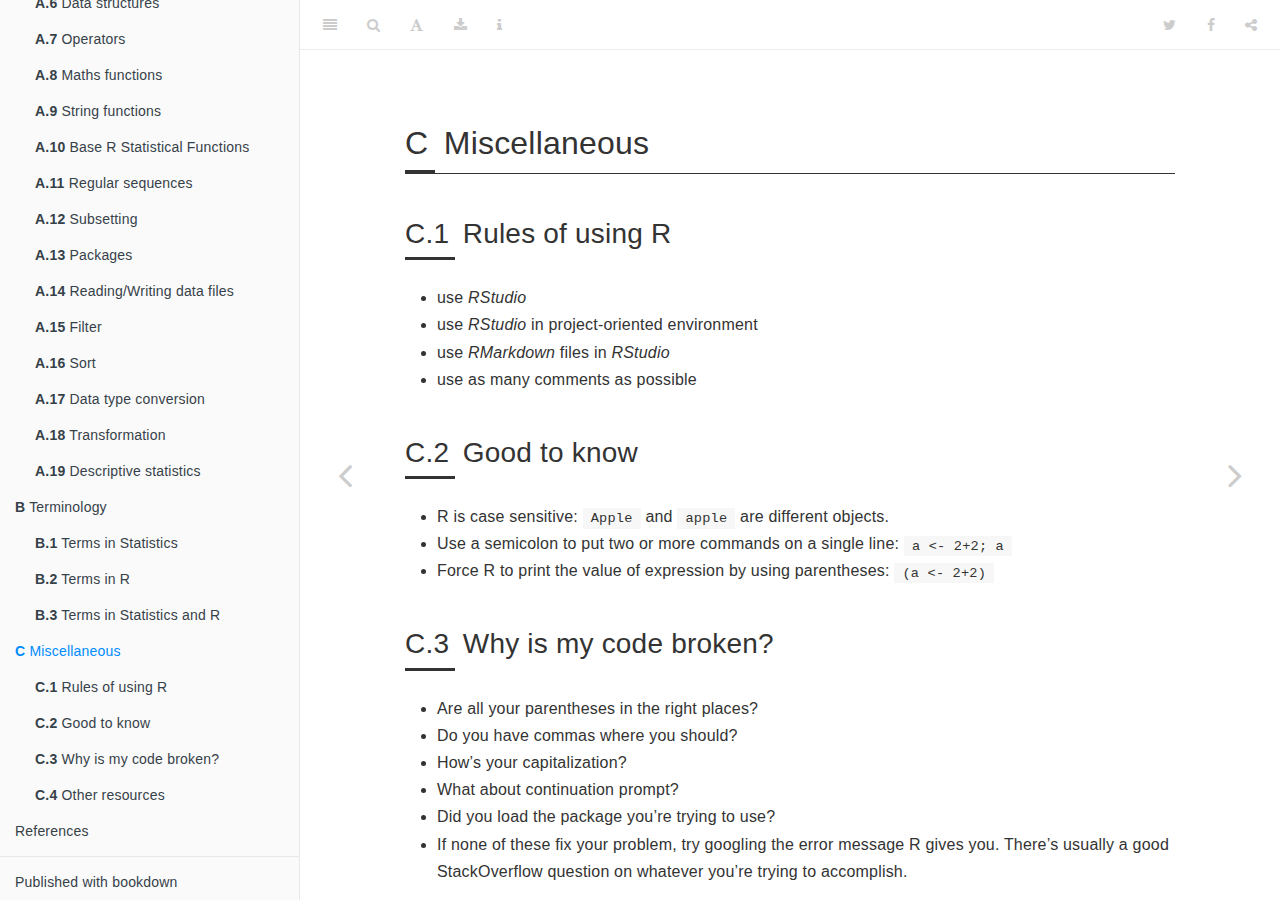
<file: docs/miscellaneous.html>
<!DOCTYPE html>
<html lang="" xml:lang="">
<head>

  <meta charset="utf-8" />
  <meta http-equiv="X-UA-Compatible" content="IE=edge" />
  <title>C Miscellaneous | Basic R</title>
  <meta name="description" content="Course materials for Basic R" />
  <meta name="generator" content="bookdown 0.21.6 and GitBook 2.6.7" />

  <meta property="og:title" content="C Miscellaneous | Basic R" />
  <meta property="og:type" content="book" />
  
  
  <meta property="og:description" content="Course materials for Basic R" />
  <meta name="github-repo" content="abarik/basicr_2020_21_2" />

  <meta name="twitter:card" content="summary" />
  <meta name="twitter:title" content="C Miscellaneous | Basic R" />
  
  <meta name="twitter:description" content="Course materials for Basic R" />
  

<meta name="author" content="Kálmán Abari" />



  <meta name="viewport" content="width=device-width, initial-scale=1" />
  <meta name="apple-mobile-web-app-capable" content="yes" />
  <meta name="apple-mobile-web-app-status-bar-style" content="black" />
  
  
<link rel="prev" href="terminology-1.html"/>
<link rel="next" href="references.html"/>
<script src="libs/header-attrs/header-attrs.js"></script>
<script src="libs/jquery/jquery.min.js"></script>
<link href="libs/gitbook/css/style.css" rel="stylesheet" />
<link href="libs/gitbook/css/plugin-table.css" rel="stylesheet" />
<link href="libs/gitbook/css/plugin-bookdown.css" rel="stylesheet" />
<link href="libs/gitbook/css/plugin-highlight.css" rel="stylesheet" />
<link href="libs/gitbook/css/plugin-search.css" rel="stylesheet" />
<link href="libs/gitbook/css/plugin-fontsettings.css" rel="stylesheet" />
<link href="libs/gitbook/css/plugin-clipboard.css" rel="stylesheet" />









<link href="libs/anchor-sections/anchor-sections.css" rel="stylesheet" />
<script src="libs/anchor-sections/anchor-sections.js"></script>


<style type="text/css">
pre > code.sourceCode { white-space: pre; position: relative; }
pre > code.sourceCode > span { display: inline-block; line-height: 1.25; }
pre > code.sourceCode > span:empty { height: 1.2em; }
code.sourceCode > span { color: inherit; text-decoration: inherit; }
pre.sourceCode { margin: 0; }
@media screen {
div.sourceCode { overflow: auto; }
}
@media print {
pre > code.sourceCode { white-space: pre-wrap; }
pre > code.sourceCode > span { text-indent: -5em; padding-left: 5em; }
}
pre.numberSource code
  { counter-reset: source-line 0; }
pre.numberSource code > span
  { position: relative; left: -4em; counter-increment: source-line; }
pre.numberSource code > span > a:first-child::before
  { content: counter(source-line);
    position: relative; left: -1em; text-align: right; vertical-align: baseline;
    border: none; display: inline-block;
    -webkit-touch-callout: none; -webkit-user-select: none;
    -khtml-user-select: none; -moz-user-select: none;
    -ms-user-select: none; user-select: none;
    padding: 0 4px; width: 4em;
    color: #aaaaaa;
  }
pre.numberSource { margin-left: 3em; border-left: 1px solid #aaaaaa;  padding-left: 4px; }
div.sourceCode
  {   }
@media screen {
pre > code.sourceCode > span > a:first-child::before { text-decoration: underline; }
}
code span.al { color: #ff0000; font-weight: bold; } /* Alert */
code span.an { color: #60a0b0; font-weight: bold; font-style: italic; } /* Annotation */
code span.at { color: #7d9029; } /* Attribute */
code span.bn { color: #40a070; } /* BaseN */
code span.bu { } /* BuiltIn */
code span.cf { color: #007020; font-weight: bold; } /* ControlFlow */
code span.ch { color: #4070a0; } /* Char */
code span.cn { color: #880000; } /* Constant */
code span.co { color: #60a0b0; font-style: italic; } /* Comment */
code span.cv { color: #60a0b0; font-weight: bold; font-style: italic; } /* CommentVar */
code span.do { color: #ba2121; font-style: italic; } /* Documentation */
code span.dt { color: #902000; } /* DataType */
code span.dv { color: #40a070; } /* DecVal */
code span.er { color: #ff0000; font-weight: bold; } /* Error */
code span.ex { } /* Extension */
code span.fl { color: #40a070; } /* Float */
code span.fu { color: #06287e; } /* Function */
code span.im { } /* Import */
code span.in { color: #60a0b0; font-weight: bold; font-style: italic; } /* Information */
code span.kw { color: #007020; font-weight: bold; } /* Keyword */
code span.op { color: #666666; } /* Operator */
code span.ot { color: #007020; } /* Other */
code span.pp { color: #bc7a00; } /* Preprocessor */
code span.sc { color: #4070a0; } /* SpecialChar */
code span.ss { color: #bb6688; } /* SpecialString */
code span.st { color: #4070a0; } /* String */
code span.va { color: #19177c; } /* Variable */
code span.vs { color: #4070a0; } /* VerbatimString */
code span.wa { color: #60a0b0; font-weight: bold; font-style: italic; } /* Warning */
</style>

<style type="text/css">
/* Used with Pandoc 2.11+ new --citeproc when CSL is used */
div.csl-bib-body { }
div.csl-entry {
  clear: both;
}
.hanging div.csl-entry {
  margin-left:2em;
  text-indent:-2em;
}
div.csl-left-margin {
  min-width:2em;
  float:left;
}
div.csl-right-inline {
  margin-left:2em;
  padding-left:1em;
}
div.csl-indent {
  margin-left: 2em;
}
</style>

<link rel="stylesheet" href="style.css" type="text/css" />
</head>

<body>



  <div class="book without-animation with-summary font-size-2 font-family-1" data-basepath=".">

    <div class="book-summary">
      <nav role="navigation">

<ul class="summary">
<li><a href="./">Basic R</a></li>

<li class="divider"></li>
<li class="chapter" data-level="" data-path="index.html"><a href="index.html"><i class="fa fa-check"></i>Preface</a>
<ul>
<li class="chapter" data-level="" data-path="index.html"><a href="index.html#setup-instructions"><i class="fa fa-check"></i>Setup Instructions</a>
<ul>
<li class="chapter" data-level="" data-path="index.html"><a href="index.html#windows"><i class="fa fa-check"></i>Windows</a></li>
<li class="chapter" data-level="" data-path="index.html"><a href="index.html#macos"><i class="fa fa-check"></i>macOS</a></li>
<li class="chapter" data-level="" data-path="index.html"><a href="index.html#linux"><i class="fa fa-check"></i>Linux</a></li>
</ul></li>
</ul></li>
<li class="chapter" data-level="1" data-path="how-to-use-r.html"><a href="how-to-use-r.html"><i class="fa fa-check"></i><b>1</b> How to use R</a>
<ul>
<li class="chapter" data-level="1.1" data-path="how-to-use-r.html"><a href="how-to-use-r.html#base-r"><i class="fa fa-check"></i><b>1.1</b> Base R</a>
<ul>
<li class="chapter" data-level="1.1.1" data-path="how-to-use-r.html"><a href="how-to-use-r.html#console-of-base-r"><i class="fa fa-check"></i><b>1.1.1</b> Console of Base R</a></li>
<li class="chapter" data-level="1.1.2" data-path="how-to-use-r.html"><a href="how-to-use-r.html#rgui-on-windows"><i class="fa fa-check"></i><b>1.1.2</b> RGui on Windows</a></li>
</ul></li>
<li class="chapter" data-level="1.2" data-path="how-to-use-r.html"><a href="how-to-use-r.html#rstudio"><i class="fa fa-check"></i><b>1.2</b> RStudio</a>
<ul>
<li class="chapter" data-level="1.2.1" data-path="how-to-use-r.html"><a href="how-to-use-r.html#customization"><i class="fa fa-check"></i><b>1.2.1</b> Customization</a></li>
<li class="chapter" data-level="1.2.2" data-path="how-to-use-r.html"><a href="how-to-use-r.html#using-rstudio"><i class="fa fa-check"></i><b>1.2.2</b> Using RStudio</a></li>
<li class="chapter" data-level="1.2.3" data-path="how-to-use-r.html"><a href="how-to-use-r.html#how-to-start-an-r-project"><i class="fa fa-check"></i><b>1.2.3</b> How to start an R project</a></li>
<li class="chapter" data-level="1.2.4" data-path="how-to-use-r.html"><a href="how-to-use-r.html#organizing-your-working-directory"><i class="fa fa-check"></i><b>1.2.4</b> Organizing your working directory</a></li>
<li class="chapter" data-level="1.2.5" data-path="how-to-use-r.html"><a href="how-to-use-r.html#rstudio-console-and-command-prompt"><i class="fa fa-check"></i><b>1.2.5</b> RStudio Console and Command Prompt</a></li>
<li class="chapter" data-level="1.2.6" data-path="how-to-use-r.html"><a href="how-to-use-r.html#rstudio-script-editor"><i class="fa fa-check"></i><b>1.2.6</b> RStudio Script Editor</a></li>
</ul></li>
<li class="chapter" data-level="1.3" data-path="how-to-use-r.html"><a href="how-to-use-r.html#rmarkdown"><i class="fa fa-check"></i><b>1.3</b> RMarkdown</a>
<ul>
<li class="chapter" data-level="1.3.1" data-path="how-to-use-r.html"><a href="how-to-use-r.html#introduction"><i class="fa fa-check"></i><b>1.3.1</b> Introduction</a></li>
<li class="chapter" data-level="1.3.2" data-path="how-to-use-r.html"><a href="how-to-use-r.html#basic-structure-of-r-markdown"><i class="fa fa-check"></i><b>1.3.2</b> Basic Structure of R Markdown</a></li>
<li class="chapter" data-level="1.3.3" data-path="how-to-use-r.html"><a href="how-to-use-r.html#text-formatting-with-r-markdown"><i class="fa fa-check"></i><b>1.3.3</b> Text Formatting with R Markdown</a></li>
<li class="chapter" data-level="1.3.4" data-path="how-to-use-r.html"><a href="how-to-use-r.html#math-expressions"><i class="fa fa-check"></i><b>1.3.4</b> Math expressions</a></li>
</ul></li>
</ul></li>
<li class="chapter" data-level="2" data-path="the-r-language.html"><a href="the-r-language.html"><i class="fa fa-check"></i><b>2</b> The R language</a>
<ul>
<li class="chapter" data-level="2.1" data-path="the-r-language.html"><a href="the-r-language.html#basic-data-type"><i class="fa fa-check"></i><b>2.1</b> Basic data type</a>
<ul>
<li class="chapter" data-level="2.1.1" data-path="the-r-language.html"><a href="the-r-language.html#double"><i class="fa fa-check"></i><b>2.1.1</b> Double</a></li>
<li class="chapter" data-level="2.1.2" data-path="the-r-language.html"><a href="the-r-language.html#integer"><i class="fa fa-check"></i><b>2.1.2</b> Integer</a></li>
<li class="chapter" data-level="2.1.3" data-path="the-r-language.html"><a href="the-r-language.html#characters"><i class="fa fa-check"></i><b>2.1.3</b> Characters</a></li>
<li class="chapter" data-level="2.1.4" data-path="the-r-language.html"><a href="the-r-language.html#logical"><i class="fa fa-check"></i><b>2.1.4</b> Logical</a></li>
</ul></li>
<li class="chapter" data-level="2.2" data-path="the-r-language.html"><a href="the-r-language.html#operators"><i class="fa fa-check"></i><b>2.2</b> Operators</a>
<ul>
<li class="chapter" data-level="2.2.1" data-path="the-r-language.html"><a href="the-r-language.html#arithmetic-operators"><i class="fa fa-check"></i><b>2.2.1</b> Arithmetic operators</a></li>
<li class="chapter" data-level="2.2.2" data-path="the-r-language.html"><a href="the-r-language.html#logical-operators"><i class="fa fa-check"></i><b>2.2.2</b> Logical operators</a></li>
<li class="chapter" data-level="2.2.3" data-path="the-r-language.html"><a href="the-r-language.html#relational-operators"><i class="fa fa-check"></i><b>2.2.3</b> Relational operators</a></li>
<li class="chapter" data-level="2.2.4" data-path="the-r-language.html"><a href="the-r-language.html#assignment-operators"><i class="fa fa-check"></i><b>2.2.4</b> Assignment operators</a></li>
<li class="chapter" data-level="2.2.5" data-path="the-r-language.html"><a href="the-r-language.html#miscellaneous-operators"><i class="fa fa-check"></i><b>2.2.5</b> Miscellaneous operators</a></li>
<li class="chapter" data-level="2.2.6" data-path="the-r-language.html"><a href="the-r-language.html#operator-precedence-in-r"><i class="fa fa-check"></i><b>2.2.6</b> Operator Precedence in R</a></li>
<li class="chapter" data-level="2.2.7" data-path="the-r-language.html"><a href="the-r-language.html#binary-and-unary-operators"><i class="fa fa-check"></i><b>2.2.7</b> Binary and unary operators</a></li>
</ul></li>
<li class="chapter" data-level="2.3" data-path="the-r-language.html"><a href="the-r-language.html#objects"><i class="fa fa-check"></i><b>2.3</b> Objects</a>
<ul>
<li class="chapter" data-level="2.3.1" data-path="the-r-language.html"><a href="the-r-language.html#testing-the-type"><i class="fa fa-check"></i><b>2.3.1</b> Testing the type</a></li>
<li class="chapter" data-level="2.3.2" data-path="the-r-language.html"><a href="the-r-language.html#coercion"><i class="fa fa-check"></i><b>2.3.2</b> Coercion</a></li>
</ul></li>
<li class="chapter" data-level="2.4" data-path="the-r-language.html"><a href="the-r-language.html#data-structures"><i class="fa fa-check"></i><b>2.4</b> Data structures</a>
<ul>
<li class="chapter" data-level="2.4.1" data-path="the-r-language.html"><a href="the-r-language.html#vectors"><i class="fa fa-check"></i><b>2.4.1</b> Vectors</a></li>
<li class="chapter" data-level="2.4.2" data-path="the-r-language.html"><a href="the-r-language.html#factor"><i class="fa fa-check"></i><b>2.4.2</b> Factor</a></li>
<li class="chapter" data-level="2.4.3" data-path="the-r-language.html"><a href="the-r-language.html#matrix"><i class="fa fa-check"></i><b>2.4.3</b> Matrix</a></li>
<li class="chapter" data-level="2.4.4" data-path="the-r-language.html"><a href="the-r-language.html#array"><i class="fa fa-check"></i><b>2.4.4</b> Array</a></li>
<li class="chapter" data-level="2.4.5" data-path="the-r-language.html"><a href="the-r-language.html#list"><i class="fa fa-check"></i><b>2.4.5</b> List</a></li>
<li class="chapter" data-level="2.4.6" data-path="the-r-language.html"><a href="the-r-language.html#data-frame"><i class="fa fa-check"></i><b>2.4.6</b> Data frame</a></li>
</ul></li>
<li class="chapter" data-level="2.5" data-path="the-r-language.html"><a href="the-r-language.html#functions"><i class="fa fa-check"></i><b>2.5</b> Functions</a></li>
<li class="chapter" data-level="2.6" data-path="the-r-language.html"><a href="the-r-language.html#vectorized-operations"><i class="fa fa-check"></i><b>2.6</b> Vectorized operations</a></li>
<li class="chapter" data-level="2.7" data-path="the-r-language.html"><a href="the-r-language.html#creating-date-sequences"><i class="fa fa-check"></i><b>2.7</b> Creating date sequences</a>
<ul>
<li class="chapter" data-level="2.7.1" data-path="the-r-language.html"><a href="the-r-language.html#creating-a-sequence-of-numeric-values"><i class="fa fa-check"></i><b>2.7.1</b> Creating a sequence of numeric values</a></li>
<li class="chapter" data-level="2.7.2" data-path="the-r-language.html"><a href="the-r-language.html#creating-a-sequence-of-repeated-values"><i class="fa fa-check"></i><b>2.7.2</b> Creating a Sequence of Repeated Values</a></li>
<li class="chapter" data-level="2.7.3" data-path="the-r-language.html"><a href="the-r-language.html#sequential-names"><i class="fa fa-check"></i><b>2.7.3</b> Sequential names</a></li>
</ul></li>
<li class="chapter" data-level="2.8" data-path="the-r-language.html"><a href="the-r-language.html#subsetting"><i class="fa fa-check"></i><b>2.8</b> Subsetting</a>
<ul>
<li class="chapter" data-level="2.8.1" data-path="the-r-language.html"><a href="the-r-language.html#subsetting-vector"><i class="fa fa-check"></i><b>2.8.1</b> Subsetting vector</a></li>
<li class="chapter" data-level="2.8.2" data-path="the-r-language.html"><a href="the-r-language.html#subsetting-data-frames"><i class="fa fa-check"></i><b>2.8.2</b> Subsetting data frames</a></li>
</ul></li>
<li class="chapter" data-level="2.9" data-path="the-r-language.html"><a href="the-r-language.html#string-data"><i class="fa fa-check"></i><b>2.9</b> String data</a>
<ul>
<li class="chapter" data-level="2.9.1" data-path="the-r-language.html"><a href="the-r-language.html#simple-character-manipulation"><i class="fa fa-check"></i><b>2.9.1</b> Simple Character Manipulation</a></li>
<li class="chapter" data-level="2.9.2" data-path="the-r-language.html"><a href="the-r-language.html#searching-and-replacing"><i class="fa fa-check"></i><b>2.9.2</b> Searching and Replacing</a></li>
</ul></li>
<li class="chapter" data-level="2.10" data-path="the-r-language.html"><a href="the-r-language.html#packages-in-r"><i class="fa fa-check"></i><b>2.10</b> Packages in R</a>
<ul>
<li class="chapter" data-level="2.10.1" data-path="the-r-language.html"><a href="the-r-language.html#load-packages"><i class="fa fa-check"></i><b>2.10.1</b> Load packages</a></li>
<li class="chapter" data-level="2.10.2" data-path="the-r-language.html"><a href="the-r-language.html#install-packages"><i class="fa fa-check"></i><b>2.10.2</b> Install packages</a></li>
<li class="chapter" data-level="2.10.3" data-path="the-r-language.html"><a href="the-r-language.html#masking"><i class="fa fa-check"></i><b>2.10.3</b> Masking</a></li>
</ul></li>
<li class="chapter" data-level="2.11" data-path="the-r-language.html"><a href="the-r-language.html#internal-help"><i class="fa fa-check"></i><b>2.11</b> Internal help</a></li>
</ul></li>
<li class="chapter" data-level="3" data-path="getting-started-with-a-data-analysis.html"><a href="getting-started-with-a-data-analysis.html"><i class="fa fa-check"></i><b>3</b> Getting started with a data analysis</a>
<ul>
<li class="chapter" data-level="3.1" data-path="getting-started-with-a-data-analysis.html"><a href="getting-started-with-a-data-analysis.html#terminology"><i class="fa fa-check"></i><b>3.1</b> Terminology</a></li>
<li class="chapter" data-level="3.2" data-path="getting-started-with-a-data-analysis.html"><a href="getting-started-with-a-data-analysis.html#read-and-write-data"><i class="fa fa-check"></i><b>3.2</b> Read and write data</a>
<ul>
<li class="chapter" data-level="3.2.1" data-path="getting-started-with-a-data-analysis.html"><a href="getting-started-with-a-data-analysis.html#importing-data-from-a-delimited-text-file"><i class="fa fa-check"></i><b>3.2.1</b> Importing data from a delimited text file</a></li>
<li class="chapter" data-level="3.2.2" data-path="getting-started-with-a-data-analysis.html"><a href="getting-started-with-a-data-analysis.html#importing-data-from-excel"><i class="fa fa-check"></i><b>3.2.2</b> Importing data from Excel</a></li>
<li class="chapter" data-level="3.2.3" data-path="getting-started-with-a-data-analysis.html"><a href="getting-started-with-a-data-analysis.html#exporting-data-from-r"><i class="fa fa-check"></i><b>3.2.3</b> Exporting data from R</a></li>
</ul></li>
<li class="chapter" data-level="3.3" data-path="getting-started-with-a-data-analysis.html"><a href="getting-started-with-a-data-analysis.html#data-manipulation"><i class="fa fa-check"></i><b>3.3</b> Data manipulation</a>
<ul>
<li class="chapter" data-level="3.3.1" data-path="getting-started-with-a-data-analysis.html"><a href="getting-started-with-a-data-analysis.html#get-information"><i class="fa fa-check"></i><b>3.3.1</b> Get information</a></li>
<li class="chapter" data-level="3.3.2" data-path="getting-started-with-a-data-analysis.html"><a href="getting-started-with-a-data-analysis.html#data-type-conversions"><i class="fa fa-check"></i><b>3.3.2</b> Data type conversions</a></li>
<li class="chapter" data-level="3.3.3" data-path="getting-started-with-a-data-analysis.html"><a href="getting-started-with-a-data-analysis.html#transformation"><i class="fa fa-check"></i><b>3.3.3</b> Transformation</a></li>
<li class="chapter" data-level="3.3.4" data-path="getting-started-with-a-data-analysis.html"><a href="getting-started-with-a-data-analysis.html#identifying-and-treating-missing-values"><i class="fa fa-check"></i><b>3.3.4</b> Identifying and treating missing values</a></li>
<li class="chapter" data-level="3.3.5" data-path="getting-started-with-a-data-analysis.html"><a href="getting-started-with-a-data-analysis.html#numeric-to-factor"><i class="fa fa-check"></i><b>3.3.5</b> Numeric to factor</a></li>
</ul></li>
<li class="chapter" data-level="3.4" data-path="getting-started-with-a-data-analysis.html"><a href="getting-started-with-a-data-analysis.html#descriptive-statistics"><i class="fa fa-check"></i><b>3.4</b> Descriptive statistics</a>
<ul>
<li class="chapter" data-level="3.4.1" data-path="getting-started-with-a-data-analysis.html"><a href="getting-started-with-a-data-analysis.html#measurements"><i class="fa fa-check"></i><b>3.4.1</b> Measurements</a></li>
<li class="chapter" data-level="3.4.2" data-path="getting-started-with-a-data-analysis.html"><a href="getting-started-with-a-data-analysis.html#tables"><i class="fa fa-check"></i><b>3.4.2</b> Tables</a></li>
</ul></li>
<li class="chapter" data-level="3.5" data-path="getting-started-with-a-data-analysis.html"><a href="getting-started-with-a-data-analysis.html#plots"><i class="fa fa-check"></i><b>3.5</b> Plots</a>
<ul>
<li class="chapter" data-level="3.5.1" data-path="getting-started-with-a-data-analysis.html"><a href="getting-started-with-a-data-analysis.html#traditional-graphics"><i class="fa fa-check"></i><b>3.5.1</b> Traditional graphics</a></li>
<li class="chapter" data-level="3.5.2" data-path="getting-started-with-a-data-analysis.html"><a href="getting-started-with-a-data-analysis.html#ggplot2-graphics"><i class="fa fa-check"></i><b>3.5.2</b> ggplot2 graphics</a></li>
</ul></li>
</ul></li>
<li class="appendix"><span><b>Appendix</b></span></li>
<li class="chapter" data-level="A" data-path="recaps-in-1-minutes-or-less.html"><a href="recaps-in-1-minutes-or-less.html"><i class="fa fa-check"></i><b>A</b> Recaps in 1 minutes or less</a>
<ul>
<li class="chapter" data-level="A.1" data-path="recaps-in-1-minutes-or-less.html"><a href="recaps-in-1-minutes-or-less.html#possibilities-of-using-r"><i class="fa fa-check"></i><b>A.1</b> Possibilities of using R</a></li>
<li class="chapter" data-level="A.2" data-path="recaps-in-1-minutes-or-less.html"><a href="recaps-in-1-minutes-or-less.html#console-features-1"><i class="fa fa-check"></i><b>A.2</b> Console features</a></li>
<li class="chapter" data-level="A.3" data-path="recaps-in-1-minutes-or-less.html"><a href="recaps-in-1-minutes-or-less.html#advantages-of-script-editor-in-rstudio"><i class="fa fa-check"></i><b>A.3</b> Advantages of Script editor in RStudio</a></li>
<li class="chapter" data-level="A.4" data-path="recaps-in-1-minutes-or-less.html"><a href="recaps-in-1-minutes-or-less.html#useful-keyboard-shortcuts-in-rstudio"><i class="fa fa-check"></i><b>A.4</b> Useful keyboard shortcuts in RStudio</a></li>
<li class="chapter" data-level="A.5" data-path="recaps-in-1-minutes-or-less.html"><a href="recaps-in-1-minutes-or-less.html#base-types-in-r"><i class="fa fa-check"></i><b>A.5</b> Base types in R</a></li>
<li class="chapter" data-level="A.6" data-path="recaps-in-1-minutes-or-less.html"><a href="recaps-in-1-minutes-or-less.html#data-structures-1"><i class="fa fa-check"></i><b>A.6</b> Data structures</a></li>
<li class="chapter" data-level="A.7" data-path="recaps-in-1-minutes-or-less.html"><a href="recaps-in-1-minutes-or-less.html#operators-1"><i class="fa fa-check"></i><b>A.7</b> Operators</a></li>
<li class="chapter" data-level="A.8" data-path="recaps-in-1-minutes-or-less.html"><a href="recaps-in-1-minutes-or-less.html#maths-functions"><i class="fa fa-check"></i><b>A.8</b> Maths functions</a></li>
<li class="chapter" data-level="A.9" data-path="recaps-in-1-minutes-or-less.html"><a href="recaps-in-1-minutes-or-less.html#string-functions"><i class="fa fa-check"></i><b>A.9</b> String functions</a></li>
<li class="chapter" data-level="A.10" data-path="recaps-in-1-minutes-or-less.html"><a href="recaps-in-1-minutes-or-less.html#base-r-statistical-functions"><i class="fa fa-check"></i><b>A.10</b> Base R Statistical Functions</a></li>
<li class="chapter" data-level="A.11" data-path="recaps-in-1-minutes-or-less.html"><a href="recaps-in-1-minutes-or-less.html#regular-sequences"><i class="fa fa-check"></i><b>A.11</b> Regular sequences</a></li>
<li class="chapter" data-level="A.12" data-path="recaps-in-1-minutes-or-less.html"><a href="recaps-in-1-minutes-or-less.html#subsetting-1"><i class="fa fa-check"></i><b>A.12</b> Subsetting</a></li>
<li class="chapter" data-level="A.13" data-path="recaps-in-1-minutes-or-less.html"><a href="recaps-in-1-minutes-or-less.html#packages"><i class="fa fa-check"></i><b>A.13</b> Packages</a></li>
<li class="chapter" data-level="A.14" data-path="recaps-in-1-minutes-or-less.html"><a href="recaps-in-1-minutes-or-less.html#readingwriting-data-files"><i class="fa fa-check"></i><b>A.14</b> Reading/Writing data files</a></li>
<li class="chapter" data-level="A.15" data-path="recaps-in-1-minutes-or-less.html"><a href="recaps-in-1-minutes-or-less.html#filter"><i class="fa fa-check"></i><b>A.15</b> Filter</a></li>
<li class="chapter" data-level="A.16" data-path="recaps-in-1-minutes-or-less.html"><a href="recaps-in-1-minutes-or-less.html#sort"><i class="fa fa-check"></i><b>A.16</b> Sort</a></li>
<li class="chapter" data-level="A.17" data-path="recaps-in-1-minutes-or-less.html"><a href="recaps-in-1-minutes-or-less.html#data-type-conversion"><i class="fa fa-check"></i><b>A.17</b> Data type conversion</a></li>
<li class="chapter" data-level="A.18" data-path="recaps-in-1-minutes-or-less.html"><a href="recaps-in-1-minutes-or-less.html#transformation-1"><i class="fa fa-check"></i><b>A.18</b> Transformation</a></li>
<li class="chapter" data-level="A.19" data-path="recaps-in-1-minutes-or-less.html"><a href="recaps-in-1-minutes-or-less.html#descriptive-statistics-1"><i class="fa fa-check"></i><b>A.19</b> Descriptive statistics</a></li>
</ul></li>
<li class="chapter" data-level="B" data-path="terminology-1.html"><a href="terminology-1.html"><i class="fa fa-check"></i><b>B</b> Terminology</a>
<ul>
<li class="chapter" data-level="B.1" data-path="terminology-1.html"><a href="terminology-1.html#terms-in-statistics"><i class="fa fa-check"></i><b>B.1</b> Terms in Statistics</a></li>
<li class="chapter" data-level="B.2" data-path="terminology-1.html"><a href="terminology-1.html#terms-in-r"><i class="fa fa-check"></i><b>B.2</b> Terms in R</a></li>
<li class="chapter" data-level="B.3" data-path="terminology-1.html"><a href="terminology-1.html#terms-in-statistics-and-r"><i class="fa fa-check"></i><b>B.3</b> Terms in Statistics and R</a></li>
</ul></li>
<li class="chapter" data-level="C" data-path="miscellaneous.html"><a href="miscellaneous.html"><i class="fa fa-check"></i><b>C</b> Miscellaneous</a>
<ul>
<li class="chapter" data-level="C.1" data-path="miscellaneous.html"><a href="miscellaneous.html#rules-of-using-r"><i class="fa fa-check"></i><b>C.1</b> Rules of using R</a></li>
<li class="chapter" data-level="C.2" data-path="miscellaneous.html"><a href="miscellaneous.html#good-to-know"><i class="fa fa-check"></i><b>C.2</b> Good to know</a></li>
<li class="chapter" data-level="C.3" data-path="miscellaneous.html"><a href="miscellaneous.html#why-is-my-code-broken"><i class="fa fa-check"></i><b>C.3</b> Why is my code broken?</a></li>
<li class="chapter" data-level="C.4" data-path="miscellaneous.html"><a href="miscellaneous.html#other-resources"><i class="fa fa-check"></i><b>C.4</b> Other resources</a></li>
</ul></li>
<li class="chapter" data-level="" data-path="references.html"><a href="references.html"><i class="fa fa-check"></i>References</a></li>
<li class="divider"></li>
<li><a href="https://github.com/rstudio/bookdown" target="blank">Published with bookdown</a></li>

</ul>

      </nav>
    </div>

    <div class="book-body">
      <div class="body-inner">
        <div class="book-header" role="navigation">
          <h1>
            <i class="fa fa-circle-o-notch fa-spin"></i><a href="./">Basic R</a>
          </h1>
        </div>

        <div class="page-wrapper" tabindex="-1" role="main">
          <div class="page-inner">

            <section class="normal" id="section-">
<div id="miscellaneous" class="section level1" number="6">
<h1><span class="header-section-number">C</span> Miscellaneous</h1>
<div id="rules-of-using-r" class="section level2" number="6.1">
<h2><span class="header-section-number">C.1</span> Rules of using R</h2>
<ul>
<li>use <em>RStudio</em></li>
<li>use <em>RStudio</em> in project-oriented environment</li>
<li>use <em>RMarkdown</em> files in <em>RStudio</em></li>
<li>use as many comments as possible</li>
</ul>
</div>
<div id="good-to-know" class="section level2" number="6.2">
<h2><span class="header-section-number">C.2</span> Good to know</h2>
<ul>
<li>R is case sensitive: <code>Apple</code> and <code>apple</code> are different objects.</li>
<li>Use a semicolon to put two or more commands on a single line: <code>a &lt;- 2+2; a</code></li>
<li>Force R to print the value of expression by using parentheses: <code>(a &lt;- 2+2)</code></li>
</ul>
</div>
<div id="why-is-my-code-broken" class="section level2" number="6.3">
<h2><span class="header-section-number">C.3</span> Why is my code broken?</h2>
<ul>
<li>Are all your parentheses in the right places?</li>
<li>Do you have commas where you should?</li>
<li>How’s your capitalization?</li>
<li>What about continuation prompt?</li>
<li>Did you load the package you’re trying to use?</li>
<li>If none of these fix your problem, try googling the error message R gives you. There’s usually a good StackOverflow question on whatever you’re trying to accomplish.</li>
</ul>
</div>
<div id="other-resources" class="section level2" number="6.4">
<h2><span class="header-section-number">C.4</span> Other resources</h2>
<ul>
<li><a href="https://www.rstudio.com/resources/cheatsheets/">R Cheatsheets</a> contain information-dense infographics for many of the packages we’ve used in this course, and plenty other useful tools you may need in your own work.</li>
<li><a href="https://abarik.github.io/roforrasok/">My collection (in Hungarian)</a></li>
</ul>

</div>
</div>
            </section>

          </div>
        </div>
      </div>
<a href="terminology-1.html" class="navigation navigation-prev " aria-label="Previous page"><i class="fa fa-angle-left"></i></a>
<a href="references.html" class="navigation navigation-next " aria-label="Next page"><i class="fa fa-angle-right"></i></a>
    </div>
  </div>
<script src="libs/gitbook/js/app.min.js"></script>
<script src="libs/gitbook/js/lunr.js"></script>
<script src="libs/gitbook/js/clipboard.min.js"></script>
<script src="libs/gitbook/js/plugin-search.js"></script>
<script src="libs/gitbook/js/plugin-sharing.js"></script>
<script src="libs/gitbook/js/plugin-fontsettings.js"></script>
<script src="libs/gitbook/js/plugin-bookdown.js"></script>
<script src="libs/gitbook/js/jquery.highlight.js"></script>
<script src="libs/gitbook/js/plugin-clipboard.js"></script>
<script>
gitbook.require(["gitbook"], function(gitbook) {
gitbook.start({
"sharing": {
"github": false,
"facebook": true,
"twitter": true,
"linkedin": false,
"weibo": false,
"instapaper": false,
"vk": false,
"all": ["facebook", "twitter", "linkedin", "weibo", "instapaper"]
},
"fontsettings": {
"theme": "white",
"family": "sans",
"size": 2
},
"edit": {
"link": null,
"text": null
},
"history": {
"link": null,
"text": null
},
"view": {
"link": null,
"text": null
},
"download": ["basicr_2020_21_2.pdf", "basicr_2020_21_2.epub"],
"toc": {
"collapse": "subsection"
}
});
});
</script>

<!-- dynamically load mathjax for compatibility with self-contained -->
<script>
  (function () {
    var script = document.createElement("script");
    script.type = "text/javascript";
    var src = "true";
    if (src === "" || src === "true") src = "https://mathjax.rstudio.com/latest/MathJax.js?config=TeX-MML-AM_CHTML";
    if (location.protocol !== "file:")
      if (/^https?:/.test(src))
        src = src.replace(/^https?:/, '');
    script.src = src;
    document.getElementsByTagName("head")[0].appendChild(script);
  })();
</script>
</body>

</html>
</file>
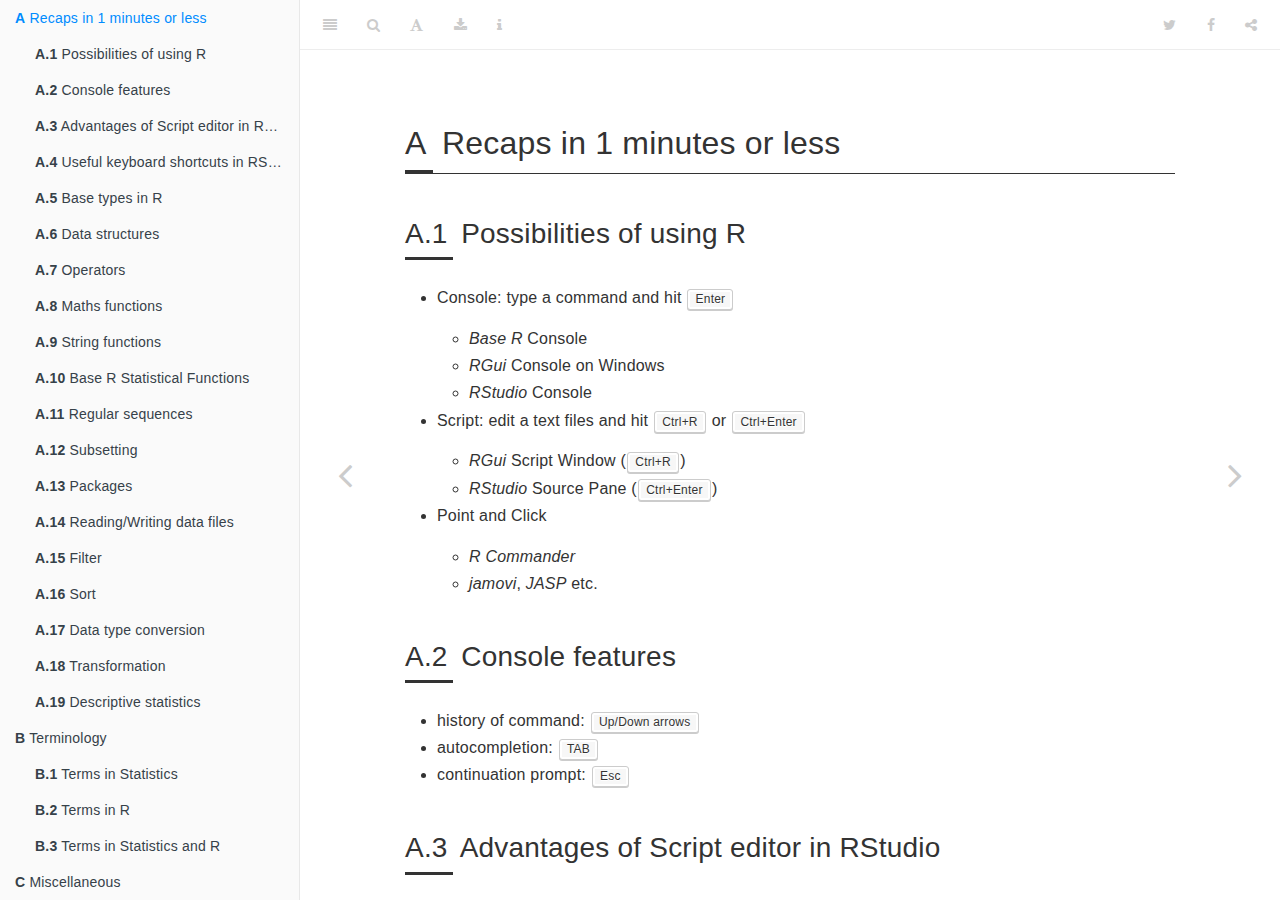
<file: docs/recaps-in-1-minutes-or-less.html>
<!DOCTYPE html>
<html lang="" xml:lang="">
<head>

  <meta charset="utf-8" />
  <meta http-equiv="X-UA-Compatible" content="IE=edge" />
  <title>A Recaps in 1 minutes or less | Basic R</title>
  <meta name="description" content="Course materials for Basic R" />
  <meta name="generator" content="bookdown 0.21.6 and GitBook 2.6.7" />

  <meta property="og:title" content="A Recaps in 1 minutes or less | Basic R" />
  <meta property="og:type" content="book" />
  
  
  <meta property="og:description" content="Course materials for Basic R" />
  <meta name="github-repo" content="abarik/basicr_2020_21_2" />

  <meta name="twitter:card" content="summary" />
  <meta name="twitter:title" content="A Recaps in 1 minutes or less | Basic R" />
  
  <meta name="twitter:description" content="Course materials for Basic R" />
  

<meta name="author" content="Kálmán Abari" />



  <meta name="viewport" content="width=device-width, initial-scale=1" />
  <meta name="apple-mobile-web-app-capable" content="yes" />
  <meta name="apple-mobile-web-app-status-bar-style" content="black" />
  
  
<link rel="prev" href="getting-started-with-a-data-analysis.html"/>
<link rel="next" href="terminology-1.html"/>
<script src="libs/header-attrs/header-attrs.js"></script>
<script src="libs/jquery/jquery.min.js"></script>
<link href="libs/gitbook/css/style.css" rel="stylesheet" />
<link href="libs/gitbook/css/plugin-table.css" rel="stylesheet" />
<link href="libs/gitbook/css/plugin-bookdown.css" rel="stylesheet" />
<link href="libs/gitbook/css/plugin-highlight.css" rel="stylesheet" />
<link href="libs/gitbook/css/plugin-search.css" rel="stylesheet" />
<link href="libs/gitbook/css/plugin-fontsettings.css" rel="stylesheet" />
<link href="libs/gitbook/css/plugin-clipboard.css" rel="stylesheet" />









<link href="libs/anchor-sections/anchor-sections.css" rel="stylesheet" />
<script src="libs/anchor-sections/anchor-sections.js"></script>


<style type="text/css">
pre > code.sourceCode { white-space: pre; position: relative; }
pre > code.sourceCode > span { display: inline-block; line-height: 1.25; }
pre > code.sourceCode > span:empty { height: 1.2em; }
code.sourceCode > span { color: inherit; text-decoration: inherit; }
pre.sourceCode { margin: 0; }
@media screen {
div.sourceCode { overflow: auto; }
}
@media print {
pre > code.sourceCode { white-space: pre-wrap; }
pre > code.sourceCode > span { text-indent: -5em; padding-left: 5em; }
}
pre.numberSource code
  { counter-reset: source-line 0; }
pre.numberSource code > span
  { position: relative; left: -4em; counter-increment: source-line; }
pre.numberSource code > span > a:first-child::before
  { content: counter(source-line);
    position: relative; left: -1em; text-align: right; vertical-align: baseline;
    border: none; display: inline-block;
    -webkit-touch-callout: none; -webkit-user-select: none;
    -khtml-user-select: none; -moz-user-select: none;
    -ms-user-select: none; user-select: none;
    padding: 0 4px; width: 4em;
    color: #aaaaaa;
  }
pre.numberSource { margin-left: 3em; border-left: 1px solid #aaaaaa;  padding-left: 4px; }
div.sourceCode
  {   }
@media screen {
pre > code.sourceCode > span > a:first-child::before { text-decoration: underline; }
}
code span.al { color: #ff0000; font-weight: bold; } /* Alert */
code span.an { color: #60a0b0; font-weight: bold; font-style: italic; } /* Annotation */
code span.at { color: #7d9029; } /* Attribute */
code span.bn { color: #40a070; } /* BaseN */
code span.bu { } /* BuiltIn */
code span.cf { color: #007020; font-weight: bold; } /* ControlFlow */
code span.ch { color: #4070a0; } /* Char */
code span.cn { color: #880000; } /* Constant */
code span.co { color: #60a0b0; font-style: italic; } /* Comment */
code span.cv { color: #60a0b0; font-weight: bold; font-style: italic; } /* CommentVar */
code span.do { color: #ba2121; font-style: italic; } /* Documentation */
code span.dt { color: #902000; } /* DataType */
code span.dv { color: #40a070; } /* DecVal */
code span.er { color: #ff0000; font-weight: bold; } /* Error */
code span.ex { } /* Extension */
code span.fl { color: #40a070; } /* Float */
code span.fu { color: #06287e; } /* Function */
code span.im { } /* Import */
code span.in { color: #60a0b0; font-weight: bold; font-style: italic; } /* Information */
code span.kw { color: #007020; font-weight: bold; } /* Keyword */
code span.op { color: #666666; } /* Operator */
code span.ot { color: #007020; } /* Other */
code span.pp { color: #bc7a00; } /* Preprocessor */
code span.sc { color: #4070a0; } /* SpecialChar */
code span.ss { color: #bb6688; } /* SpecialString */
code span.st { color: #4070a0; } /* String */
code span.va { color: #19177c; } /* Variable */
code span.vs { color: #4070a0; } /* VerbatimString */
code span.wa { color: #60a0b0; font-weight: bold; font-style: italic; } /* Warning */
</style>

<style type="text/css">
/* Used with Pandoc 2.11+ new --citeproc when CSL is used */
div.csl-bib-body { }
div.csl-entry {
  clear: both;
}
.hanging div.csl-entry {
  margin-left:2em;
  text-indent:-2em;
}
div.csl-left-margin {
  min-width:2em;
  float:left;
}
div.csl-right-inline {
  margin-left:2em;
  padding-left:1em;
}
div.csl-indent {
  margin-left: 2em;
}
</style>

<link rel="stylesheet" href="style.css" type="text/css" />
</head>

<body>



  <div class="book without-animation with-summary font-size-2 font-family-1" data-basepath=".">

    <div class="book-summary">
      <nav role="navigation">

<ul class="summary">
<li><a href="./">Basic R</a></li>

<li class="divider"></li>
<li class="chapter" data-level="" data-path="index.html"><a href="index.html"><i class="fa fa-check"></i>Preface</a>
<ul>
<li class="chapter" data-level="" data-path="index.html"><a href="index.html#setup-instructions"><i class="fa fa-check"></i>Setup Instructions</a>
<ul>
<li class="chapter" data-level="" data-path="index.html"><a href="index.html#windows"><i class="fa fa-check"></i>Windows</a></li>
<li class="chapter" data-level="" data-path="index.html"><a href="index.html#macos"><i class="fa fa-check"></i>macOS</a></li>
<li class="chapter" data-level="" data-path="index.html"><a href="index.html#linux"><i class="fa fa-check"></i>Linux</a></li>
</ul></li>
</ul></li>
<li class="chapter" data-level="1" data-path="how-to-use-r.html"><a href="how-to-use-r.html"><i class="fa fa-check"></i><b>1</b> How to use R</a>
<ul>
<li class="chapter" data-level="1.1" data-path="how-to-use-r.html"><a href="how-to-use-r.html#base-r"><i class="fa fa-check"></i><b>1.1</b> Base R</a>
<ul>
<li class="chapter" data-level="1.1.1" data-path="how-to-use-r.html"><a href="how-to-use-r.html#console-of-base-r"><i class="fa fa-check"></i><b>1.1.1</b> Console of Base R</a></li>
<li class="chapter" data-level="1.1.2" data-path="how-to-use-r.html"><a href="how-to-use-r.html#rgui-on-windows"><i class="fa fa-check"></i><b>1.1.2</b> RGui on Windows</a></li>
</ul></li>
<li class="chapter" data-level="1.2" data-path="how-to-use-r.html"><a href="how-to-use-r.html#rstudio"><i class="fa fa-check"></i><b>1.2</b> RStudio</a>
<ul>
<li class="chapter" data-level="1.2.1" data-path="how-to-use-r.html"><a href="how-to-use-r.html#customization"><i class="fa fa-check"></i><b>1.2.1</b> Customization</a></li>
<li class="chapter" data-level="1.2.2" data-path="how-to-use-r.html"><a href="how-to-use-r.html#using-rstudio"><i class="fa fa-check"></i><b>1.2.2</b> Using RStudio</a></li>
<li class="chapter" data-level="1.2.3" data-path="how-to-use-r.html"><a href="how-to-use-r.html#how-to-start-an-r-project"><i class="fa fa-check"></i><b>1.2.3</b> How to start an R project</a></li>
<li class="chapter" data-level="1.2.4" data-path="how-to-use-r.html"><a href="how-to-use-r.html#organizing-your-working-directory"><i class="fa fa-check"></i><b>1.2.4</b> Organizing your working directory</a></li>
<li class="chapter" data-level="1.2.5" data-path="how-to-use-r.html"><a href="how-to-use-r.html#rstudio-console-and-command-prompt"><i class="fa fa-check"></i><b>1.2.5</b> RStudio Console and Command Prompt</a></li>
<li class="chapter" data-level="1.2.6" data-path="how-to-use-r.html"><a href="how-to-use-r.html#rstudio-script-editor"><i class="fa fa-check"></i><b>1.2.6</b> RStudio Script Editor</a></li>
</ul></li>
<li class="chapter" data-level="1.3" data-path="how-to-use-r.html"><a href="how-to-use-r.html#rmarkdown"><i class="fa fa-check"></i><b>1.3</b> RMarkdown</a>
<ul>
<li class="chapter" data-level="1.3.1" data-path="how-to-use-r.html"><a href="how-to-use-r.html#introduction"><i class="fa fa-check"></i><b>1.3.1</b> Introduction</a></li>
<li class="chapter" data-level="1.3.2" data-path="how-to-use-r.html"><a href="how-to-use-r.html#basic-structure-of-r-markdown"><i class="fa fa-check"></i><b>1.3.2</b> Basic Structure of R Markdown</a></li>
<li class="chapter" data-level="1.3.3" data-path="how-to-use-r.html"><a href="how-to-use-r.html#text-formatting-with-r-markdown"><i class="fa fa-check"></i><b>1.3.3</b> Text Formatting with R Markdown</a></li>
<li class="chapter" data-level="1.3.4" data-path="how-to-use-r.html"><a href="how-to-use-r.html#math-expressions"><i class="fa fa-check"></i><b>1.3.4</b> Math expressions</a></li>
</ul></li>
</ul></li>
<li class="chapter" data-level="2" data-path="the-r-language.html"><a href="the-r-language.html"><i class="fa fa-check"></i><b>2</b> The R language</a>
<ul>
<li class="chapter" data-level="2.1" data-path="the-r-language.html"><a href="the-r-language.html#basic-data-type"><i class="fa fa-check"></i><b>2.1</b> Basic data type</a>
<ul>
<li class="chapter" data-level="2.1.1" data-path="the-r-language.html"><a href="the-r-language.html#double"><i class="fa fa-check"></i><b>2.1.1</b> Double</a></li>
<li class="chapter" data-level="2.1.2" data-path="the-r-language.html"><a href="the-r-language.html#integer"><i class="fa fa-check"></i><b>2.1.2</b> Integer</a></li>
<li class="chapter" data-level="2.1.3" data-path="the-r-language.html"><a href="the-r-language.html#characters"><i class="fa fa-check"></i><b>2.1.3</b> Characters</a></li>
<li class="chapter" data-level="2.1.4" data-path="the-r-language.html"><a href="the-r-language.html#logical"><i class="fa fa-check"></i><b>2.1.4</b> Logical</a></li>
</ul></li>
<li class="chapter" data-level="2.2" data-path="the-r-language.html"><a href="the-r-language.html#operators"><i class="fa fa-check"></i><b>2.2</b> Operators</a>
<ul>
<li class="chapter" data-level="2.2.1" data-path="the-r-language.html"><a href="the-r-language.html#arithmetic-operators"><i class="fa fa-check"></i><b>2.2.1</b> Arithmetic operators</a></li>
<li class="chapter" data-level="2.2.2" data-path="the-r-language.html"><a href="the-r-language.html#logical-operators"><i class="fa fa-check"></i><b>2.2.2</b> Logical operators</a></li>
<li class="chapter" data-level="2.2.3" data-path="the-r-language.html"><a href="the-r-language.html#relational-operators"><i class="fa fa-check"></i><b>2.2.3</b> Relational operators</a></li>
<li class="chapter" data-level="2.2.4" data-path="the-r-language.html"><a href="the-r-language.html#assignment-operators"><i class="fa fa-check"></i><b>2.2.4</b> Assignment operators</a></li>
<li class="chapter" data-level="2.2.5" data-path="the-r-language.html"><a href="the-r-language.html#miscellaneous-operators"><i class="fa fa-check"></i><b>2.2.5</b> Miscellaneous operators</a></li>
<li class="chapter" data-level="2.2.6" data-path="the-r-language.html"><a href="the-r-language.html#operator-precedence-in-r"><i class="fa fa-check"></i><b>2.2.6</b> Operator Precedence in R</a></li>
<li class="chapter" data-level="2.2.7" data-path="the-r-language.html"><a href="the-r-language.html#binary-and-unary-operators"><i class="fa fa-check"></i><b>2.2.7</b> Binary and unary operators</a></li>
</ul></li>
<li class="chapter" data-level="2.3" data-path="the-r-language.html"><a href="the-r-language.html#objects"><i class="fa fa-check"></i><b>2.3</b> Objects</a>
<ul>
<li class="chapter" data-level="2.3.1" data-path="the-r-language.html"><a href="the-r-language.html#testing-the-type"><i class="fa fa-check"></i><b>2.3.1</b> Testing the type</a></li>
<li class="chapter" data-level="2.3.2" data-path="the-r-language.html"><a href="the-r-language.html#coercion"><i class="fa fa-check"></i><b>2.3.2</b> Coercion</a></li>
</ul></li>
<li class="chapter" data-level="2.4" data-path="the-r-language.html"><a href="the-r-language.html#data-structures"><i class="fa fa-check"></i><b>2.4</b> Data structures</a>
<ul>
<li class="chapter" data-level="2.4.1" data-path="the-r-language.html"><a href="the-r-language.html#vectors"><i class="fa fa-check"></i><b>2.4.1</b> Vectors</a></li>
<li class="chapter" data-level="2.4.2" data-path="the-r-language.html"><a href="the-r-language.html#factor"><i class="fa fa-check"></i><b>2.4.2</b> Factor</a></li>
<li class="chapter" data-level="2.4.3" data-path="the-r-language.html"><a href="the-r-language.html#matrix"><i class="fa fa-check"></i><b>2.4.3</b> Matrix</a></li>
<li class="chapter" data-level="2.4.4" data-path="the-r-language.html"><a href="the-r-language.html#array"><i class="fa fa-check"></i><b>2.4.4</b> Array</a></li>
<li class="chapter" data-level="2.4.5" data-path="the-r-language.html"><a href="the-r-language.html#list"><i class="fa fa-check"></i><b>2.4.5</b> List</a></li>
<li class="chapter" data-level="2.4.6" data-path="the-r-language.html"><a href="the-r-language.html#data-frame"><i class="fa fa-check"></i><b>2.4.6</b> Data frame</a></li>
</ul></li>
<li class="chapter" data-level="2.5" data-path="the-r-language.html"><a href="the-r-language.html#functions"><i class="fa fa-check"></i><b>2.5</b> Functions</a></li>
<li class="chapter" data-level="2.6" data-path="the-r-language.html"><a href="the-r-language.html#vectorized-operations"><i class="fa fa-check"></i><b>2.6</b> Vectorized operations</a></li>
<li class="chapter" data-level="2.7" data-path="the-r-language.html"><a href="the-r-language.html#creating-date-sequences"><i class="fa fa-check"></i><b>2.7</b> Creating date sequences</a>
<ul>
<li class="chapter" data-level="2.7.1" data-path="the-r-language.html"><a href="the-r-language.html#creating-a-sequence-of-numeric-values"><i class="fa fa-check"></i><b>2.7.1</b> Creating a sequence of numeric values</a></li>
<li class="chapter" data-level="2.7.2" data-path="the-r-language.html"><a href="the-r-language.html#creating-a-sequence-of-repeated-values"><i class="fa fa-check"></i><b>2.7.2</b> Creating a Sequence of Repeated Values</a></li>
<li class="chapter" data-level="2.7.3" data-path="the-r-language.html"><a href="the-r-language.html#sequential-names"><i class="fa fa-check"></i><b>2.7.3</b> Sequential names</a></li>
</ul></li>
<li class="chapter" data-level="2.8" data-path="the-r-language.html"><a href="the-r-language.html#subsetting"><i class="fa fa-check"></i><b>2.8</b> Subsetting</a>
<ul>
<li class="chapter" data-level="2.8.1" data-path="the-r-language.html"><a href="the-r-language.html#subsetting-vector"><i class="fa fa-check"></i><b>2.8.1</b> Subsetting vector</a></li>
<li class="chapter" data-level="2.8.2" data-path="the-r-language.html"><a href="the-r-language.html#subsetting-data-frames"><i class="fa fa-check"></i><b>2.8.2</b> Subsetting data frames</a></li>
</ul></li>
<li class="chapter" data-level="2.9" data-path="the-r-language.html"><a href="the-r-language.html#string-data"><i class="fa fa-check"></i><b>2.9</b> String data</a>
<ul>
<li class="chapter" data-level="2.9.1" data-path="the-r-language.html"><a href="the-r-language.html#simple-character-manipulation"><i class="fa fa-check"></i><b>2.9.1</b> Simple Character Manipulation</a></li>
<li class="chapter" data-level="2.9.2" data-path="the-r-language.html"><a href="the-r-language.html#searching-and-replacing"><i class="fa fa-check"></i><b>2.9.2</b> Searching and Replacing</a></li>
</ul></li>
<li class="chapter" data-level="2.10" data-path="the-r-language.html"><a href="the-r-language.html#packages-in-r"><i class="fa fa-check"></i><b>2.10</b> Packages in R</a>
<ul>
<li class="chapter" data-level="2.10.1" data-path="the-r-language.html"><a href="the-r-language.html#load-packages"><i class="fa fa-check"></i><b>2.10.1</b> Load packages</a></li>
<li class="chapter" data-level="2.10.2" data-path="the-r-language.html"><a href="the-r-language.html#install-packages"><i class="fa fa-check"></i><b>2.10.2</b> Install packages</a></li>
<li class="chapter" data-level="2.10.3" data-path="the-r-language.html"><a href="the-r-language.html#masking"><i class="fa fa-check"></i><b>2.10.3</b> Masking</a></li>
</ul></li>
<li class="chapter" data-level="2.11" data-path="the-r-language.html"><a href="the-r-language.html#internal-help"><i class="fa fa-check"></i><b>2.11</b> Internal help</a></li>
</ul></li>
<li class="chapter" data-level="3" data-path="getting-started-with-a-data-analysis.html"><a href="getting-started-with-a-data-analysis.html"><i class="fa fa-check"></i><b>3</b> Getting started with a data analysis</a>
<ul>
<li class="chapter" data-level="3.1" data-path="getting-started-with-a-data-analysis.html"><a href="getting-started-with-a-data-analysis.html#terminology"><i class="fa fa-check"></i><b>3.1</b> Terminology</a></li>
<li class="chapter" data-level="3.2" data-path="getting-started-with-a-data-analysis.html"><a href="getting-started-with-a-data-analysis.html#read-and-write-data"><i class="fa fa-check"></i><b>3.2</b> Read and write data</a>
<ul>
<li class="chapter" data-level="3.2.1" data-path="getting-started-with-a-data-analysis.html"><a href="getting-started-with-a-data-analysis.html#importing-data-from-a-delimited-text-file"><i class="fa fa-check"></i><b>3.2.1</b> Importing data from a delimited text file</a></li>
<li class="chapter" data-level="3.2.2" data-path="getting-started-with-a-data-analysis.html"><a href="getting-started-with-a-data-analysis.html#importing-data-from-excel"><i class="fa fa-check"></i><b>3.2.2</b> Importing data from Excel</a></li>
<li class="chapter" data-level="3.2.3" data-path="getting-started-with-a-data-analysis.html"><a href="getting-started-with-a-data-analysis.html#exporting-data-from-r"><i class="fa fa-check"></i><b>3.2.3</b> Exporting data from R</a></li>
</ul></li>
<li class="chapter" data-level="3.3" data-path="getting-started-with-a-data-analysis.html"><a href="getting-started-with-a-data-analysis.html#data-manipulation"><i class="fa fa-check"></i><b>3.3</b> Data manipulation</a>
<ul>
<li class="chapter" data-level="3.3.1" data-path="getting-started-with-a-data-analysis.html"><a href="getting-started-with-a-data-analysis.html#get-information"><i class="fa fa-check"></i><b>3.3.1</b> Get information</a></li>
<li class="chapter" data-level="3.3.2" data-path="getting-started-with-a-data-analysis.html"><a href="getting-started-with-a-data-analysis.html#data-type-conversions"><i class="fa fa-check"></i><b>3.3.2</b> Data type conversions</a></li>
<li class="chapter" data-level="3.3.3" data-path="getting-started-with-a-data-analysis.html"><a href="getting-started-with-a-data-analysis.html#transformation"><i class="fa fa-check"></i><b>3.3.3</b> Transformation</a></li>
<li class="chapter" data-level="3.3.4" data-path="getting-started-with-a-data-analysis.html"><a href="getting-started-with-a-data-analysis.html#identifying-and-treating-missing-values"><i class="fa fa-check"></i><b>3.3.4</b> Identifying and treating missing values</a></li>
<li class="chapter" data-level="3.3.5" data-path="getting-started-with-a-data-analysis.html"><a href="getting-started-with-a-data-analysis.html#numeric-to-factor"><i class="fa fa-check"></i><b>3.3.5</b> Numeric to factor</a></li>
</ul></li>
<li class="chapter" data-level="3.4" data-path="getting-started-with-a-data-analysis.html"><a href="getting-started-with-a-data-analysis.html#descriptive-statistics"><i class="fa fa-check"></i><b>3.4</b> Descriptive statistics</a>
<ul>
<li class="chapter" data-level="3.4.1" data-path="getting-started-with-a-data-analysis.html"><a href="getting-started-with-a-data-analysis.html#measurements"><i class="fa fa-check"></i><b>3.4.1</b> Measurements</a></li>
<li class="chapter" data-level="3.4.2" data-path="getting-started-with-a-data-analysis.html"><a href="getting-started-with-a-data-analysis.html#tables"><i class="fa fa-check"></i><b>3.4.2</b> Tables</a></li>
</ul></li>
<li class="chapter" data-level="3.5" data-path="getting-started-with-a-data-analysis.html"><a href="getting-started-with-a-data-analysis.html#plots"><i class="fa fa-check"></i><b>3.5</b> Plots</a>
<ul>
<li class="chapter" data-level="3.5.1" data-path="getting-started-with-a-data-analysis.html"><a href="getting-started-with-a-data-analysis.html#traditional-graphics"><i class="fa fa-check"></i><b>3.5.1</b> Traditional graphics</a></li>
<li class="chapter" data-level="3.5.2" data-path="getting-started-with-a-data-analysis.html"><a href="getting-started-with-a-data-analysis.html#ggplot2-graphics"><i class="fa fa-check"></i><b>3.5.2</b> ggplot2 graphics</a></li>
</ul></li>
</ul></li>
<li class="appendix"><span><b>Appendix</b></span></li>
<li class="chapter" data-level="A" data-path="recaps-in-1-minutes-or-less.html"><a href="recaps-in-1-minutes-or-less.html"><i class="fa fa-check"></i><b>A</b> Recaps in 1 minutes or less</a>
<ul>
<li class="chapter" data-level="A.1" data-path="recaps-in-1-minutes-or-less.html"><a href="recaps-in-1-minutes-or-less.html#possibilities-of-using-r"><i class="fa fa-check"></i><b>A.1</b> Possibilities of using R</a></li>
<li class="chapter" data-level="A.2" data-path="recaps-in-1-minutes-or-less.html"><a href="recaps-in-1-minutes-or-less.html#console-features-1"><i class="fa fa-check"></i><b>A.2</b> Console features</a></li>
<li class="chapter" data-level="A.3" data-path="recaps-in-1-minutes-or-less.html"><a href="recaps-in-1-minutes-or-less.html#advantages-of-script-editor-in-rstudio"><i class="fa fa-check"></i><b>A.3</b> Advantages of Script editor in RStudio</a></li>
<li class="chapter" data-level="A.4" data-path="recaps-in-1-minutes-or-less.html"><a href="recaps-in-1-minutes-or-less.html#useful-keyboard-shortcuts-in-rstudio"><i class="fa fa-check"></i><b>A.4</b> Useful keyboard shortcuts in RStudio</a></li>
<li class="chapter" data-level="A.5" data-path="recaps-in-1-minutes-or-less.html"><a href="recaps-in-1-minutes-or-less.html#base-types-in-r"><i class="fa fa-check"></i><b>A.5</b> Base types in R</a></li>
<li class="chapter" data-level="A.6" data-path="recaps-in-1-minutes-or-less.html"><a href="recaps-in-1-minutes-or-less.html#data-structures-1"><i class="fa fa-check"></i><b>A.6</b> Data structures</a></li>
<li class="chapter" data-level="A.7" data-path="recaps-in-1-minutes-or-less.html"><a href="recaps-in-1-minutes-or-less.html#operators-1"><i class="fa fa-check"></i><b>A.7</b> Operators</a></li>
<li class="chapter" data-level="A.8" data-path="recaps-in-1-minutes-or-less.html"><a href="recaps-in-1-minutes-or-less.html#maths-functions"><i class="fa fa-check"></i><b>A.8</b> Maths functions</a></li>
<li class="chapter" data-level="A.9" data-path="recaps-in-1-minutes-or-less.html"><a href="recaps-in-1-minutes-or-less.html#string-functions"><i class="fa fa-check"></i><b>A.9</b> String functions</a></li>
<li class="chapter" data-level="A.10" data-path="recaps-in-1-minutes-or-less.html"><a href="recaps-in-1-minutes-or-less.html#base-r-statistical-functions"><i class="fa fa-check"></i><b>A.10</b> Base R Statistical Functions</a></li>
<li class="chapter" data-level="A.11" data-path="recaps-in-1-minutes-or-less.html"><a href="recaps-in-1-minutes-or-less.html#regular-sequences"><i class="fa fa-check"></i><b>A.11</b> Regular sequences</a></li>
<li class="chapter" data-level="A.12" data-path="recaps-in-1-minutes-or-less.html"><a href="recaps-in-1-minutes-or-less.html#subsetting-1"><i class="fa fa-check"></i><b>A.12</b> Subsetting</a></li>
<li class="chapter" data-level="A.13" data-path="recaps-in-1-minutes-or-less.html"><a href="recaps-in-1-minutes-or-less.html#packages"><i class="fa fa-check"></i><b>A.13</b> Packages</a></li>
<li class="chapter" data-level="A.14" data-path="recaps-in-1-minutes-or-less.html"><a href="recaps-in-1-minutes-or-less.html#readingwriting-data-files"><i class="fa fa-check"></i><b>A.14</b> Reading/Writing data files</a></li>
<li class="chapter" data-level="A.15" data-path="recaps-in-1-minutes-or-less.html"><a href="recaps-in-1-minutes-or-less.html#filter"><i class="fa fa-check"></i><b>A.15</b> Filter</a></li>
<li class="chapter" data-level="A.16" data-path="recaps-in-1-minutes-or-less.html"><a href="recaps-in-1-minutes-or-less.html#sort"><i class="fa fa-check"></i><b>A.16</b> Sort</a></li>
<li class="chapter" data-level="A.17" data-path="recaps-in-1-minutes-or-less.html"><a href="recaps-in-1-minutes-or-less.html#data-type-conversion"><i class="fa fa-check"></i><b>A.17</b> Data type conversion</a></li>
<li class="chapter" data-level="A.18" data-path="recaps-in-1-minutes-or-less.html"><a href="recaps-in-1-minutes-or-less.html#transformation-1"><i class="fa fa-check"></i><b>A.18</b> Transformation</a></li>
<li class="chapter" data-level="A.19" data-path="recaps-in-1-minutes-or-less.html"><a href="recaps-in-1-minutes-or-less.html#descriptive-statistics-1"><i class="fa fa-check"></i><b>A.19</b> Descriptive statistics</a></li>
</ul></li>
<li class="chapter" data-level="B" data-path="terminology-1.html"><a href="terminology-1.html"><i class="fa fa-check"></i><b>B</b> Terminology</a>
<ul>
<li class="chapter" data-level="B.1" data-path="terminology-1.html"><a href="terminology-1.html#terms-in-statistics"><i class="fa fa-check"></i><b>B.1</b> Terms in Statistics</a></li>
<li class="chapter" data-level="B.2" data-path="terminology-1.html"><a href="terminology-1.html#terms-in-r"><i class="fa fa-check"></i><b>B.2</b> Terms in R</a></li>
<li class="chapter" data-level="B.3" data-path="terminology-1.html"><a href="terminology-1.html#terms-in-statistics-and-r"><i class="fa fa-check"></i><b>B.3</b> Terms in Statistics and R</a></li>
</ul></li>
<li class="chapter" data-level="C" data-path="miscellaneous.html"><a href="miscellaneous.html"><i class="fa fa-check"></i><b>C</b> Miscellaneous</a>
<ul>
<li class="chapter" data-level="C.1" data-path="miscellaneous.html"><a href="miscellaneous.html#rules-of-using-r"><i class="fa fa-check"></i><b>C.1</b> Rules of using R</a></li>
<li class="chapter" data-level="C.2" data-path="miscellaneous.html"><a href="miscellaneous.html#good-to-know"><i class="fa fa-check"></i><b>C.2</b> Good to know</a></li>
<li class="chapter" data-level="C.3" data-path="miscellaneous.html"><a href="miscellaneous.html#why-is-my-code-broken"><i class="fa fa-check"></i><b>C.3</b> Why is my code broken?</a></li>
<li class="chapter" data-level="C.4" data-path="miscellaneous.html"><a href="miscellaneous.html#other-resources"><i class="fa fa-check"></i><b>C.4</b> Other resources</a></li>
</ul></li>
<li class="chapter" data-level="" data-path="references.html"><a href="references.html"><i class="fa fa-check"></i>References</a></li>
<li class="divider"></li>
<li><a href="https://github.com/rstudio/bookdown" target="blank">Published with bookdown</a></li>

</ul>

      </nav>
    </div>

    <div class="book-body">
      <div class="body-inner">
        <div class="book-header" role="navigation">
          <h1>
            <i class="fa fa-circle-o-notch fa-spin"></i><a href="./">Basic R</a>
          </h1>
        </div>

        <div class="page-wrapper" tabindex="-1" role="main">
          <div class="page-inner">

            <section class="normal" id="section-">
<div id="recaps-in-1-minutes-or-less" class="section level1" number="4">
<h1><span class="header-section-number">A</span> Recaps in 1 minutes or less</h1>
<div id="possibilities-of-using-r" class="section level2" number="4.1">
<h2><span class="header-section-number">A.1</span> Possibilities of using R</h2>
<ul>
<li><p>Console: type a command and hit <kbd>Enter</kbd></p>
<ul>
<li><em>Base R</em> Console</li>
<li><em>RGui</em> Console on Windows</li>
<li><em>RStudio</em> Console</li>
</ul></li>
<li><p>Script: edit a text files and hit <kbd>Ctrl+R</kbd> or <kbd>Ctrl+Enter</kbd></p>
<ul>
<li><em>RGui</em> Script Window (<kbd>Ctrl+R</kbd>)</li>
<li><em>RStudio</em> Source Pane (<kbd>Ctrl+Enter</kbd>)</li>
</ul></li>
<li><p>Point and Click</p>
<ul>
<li><em>R Commander</em></li>
<li><em>jamovi</em>, <em>JASP</em> etc.</li>
</ul></li>
</ul>
</div>
<div id="console-features-1" class="section level2" number="4.2">
<h2><span class="header-section-number">A.2</span> Console features</h2>
<ul>
<li>history of command: <kbd>Up/Down arrows</kbd></li>
<li>autocompletion: <kbd>TAB</kbd></li>
<li>continuation prompt: <kbd>Esc</kbd></li>
</ul>
</div>
<div id="advantages-of-script-editor-in-rstudio" class="section level2" number="4.3">
<h2><span class="header-section-number">A.3</span> Advantages of Script editor in RStudio</h2>
<ul>
<li>multi-line editor</li>
<li>full-featured text editor: e.g. row numbering, syntax highlighting</li>
<li>autocompletion of filenames, function names, arguments and objects</li>
<li>cross-platform interface to R</li>
<li>surrounded by integrated graphical environment (workspace, files, plots, help, etc.)</li>
</ul>
</div>
<div id="useful-keyboard-shortcuts-in-rstudio" class="section level2" number="4.4">
<h2><span class="header-section-number">A.4</span> Useful keyboard shortcuts in RStudio</h2>
<ul>
<li><kbd>Ctrl+Enter</kbd>: Run commands</li>
<li>Clipboard Operations (Cut, Copy, Paste Operations): <kbd>Ctrl+X</kbd>, <kbd>Ctrl+C</kbd>, <kbd>Ctrl+V</kbd></li>
<li><kbd>Ctrl++</kbd>, <kbd>Ctrl+-</kbd>: Zoom in/out</li>
<li><kbd>Ctrl+Shift+C</kbd>: Comment lines/uncomment lines</li>
<li><kbd>Ctrl+F</kbd>: Find and replace text within script editor</li>
<li><kbd>Ctrl+S</kbd>: Save the script file</li>
<li><kbd>Alt+-</kbd>: Write assignment operator</li>
<li><kbd>Ctrl+Shift+F10</kbd>: Restart R session</li>
</ul>
</div>
<div id="base-types-in-r" class="section level2" number="4.5">
<h2><span class="header-section-number">A.5</span> Base types in R</h2>
<ul>
<li>character (or string): <code>"apple juice"</code></li>
<li>integer (whole numbers): <code>12L</code></li>
<li>double (real numbers, decimal numbers): <code>12</code>, <code>12.4</code></li>
<li>logical (true false type things): <code>TRUE</code>, <code>FALSE</code></li>
</ul>
</div>
<div id="data-structures-1" class="section level2" number="4.6">
<h2><span class="header-section-number">A.6</span> Data structures</h2>
<ul>
<li><em>Vector</em>: one-dimensional, homogeneous</li>
<li><em>Matrix</em>: two-dimensional, homogeneous</li>
<li><em>Array</em>: two or more dimensional, homogeneous</li>
<li><em>List</em>: one-dimensional, heterogeneous</li>
<li><em>Factor</em>: integer vector with levels, which is a character vector</li>
<li><em>Data frame</em>: two-dimensional, heterogeneous</li>
</ul>
<table>
<caption>Data structures</caption>
<thead>
<tr class="header">
<th align="center">Dimension</th>
<th align="center">Homogenous</th>
<th align="center">Heterogeneous</th>
</tr>
</thead>
<tbody>
<tr class="odd">
<td align="center">1D</td>
<td align="center">Vector, Factor</td>
<td align="center">List</td>
</tr>
<tr class="even">
<td align="center">2D</td>
<td align="center">Matrix</td>
<td align="center">Data frame</td>
</tr>
<tr class="odd">
<td align="center">nD</td>
<td align="center">Array</td>
<td align="center"></td>
</tr>
</tbody>
</table>
</div>
<div id="operators-1" class="section level2" number="4.7">
<h2><span class="header-section-number">A.7</span> Operators</h2>
<table>
<caption>R operators in order of precedence from highest to lowest</caption>
<thead>
<tr class="header">
<th>Operator</th>
<th>Description</th>
<th>Example</th>
</tr>
</thead>
<tbody>
<tr class="odd">
<td><code>::</code></td>
<td>access</td>
<td><code>MASS::survey</code></td>
</tr>
<tr class="even">
<td><code>$</code></td>
<td>component</td>
<td><code>my.s$Sex</code></td>
</tr>
<tr class="odd">
<td><code>[</code> <code>[[</code></td>
<td>indexing</td>
<td><code>my.s$Height[c(2, 45)]</code></td>
</tr>
<tr class="even">
<td><code>^</code> <code>**</code></td>
<td>exponentiation</td>
<td><code>2^3</code></td>
</tr>
<tr class="odd">
<td><code>-</code> <code>+</code></td>
<td>unary minus, unary plus</td>
<td><code>-2</code></td>
</tr>
<tr class="even">
<td><code>:</code></td>
<td>sequence operator</td>
<td><code>1:10</code></td>
</tr>
<tr class="odd">
<td><code>%any%</code> e.g. <code>%%</code> <code>%/%</code> <code>%in%</code></td>
<td>special operators</td>
<td><code>12%%3</code></td>
</tr>
<tr class="even">
<td><code>*</code> <code>/</code></td>
<td>multiplication, division</td>
<td><code>12*3</code></td>
</tr>
<tr class="odd">
<td><code>+</code> <code>-</code></td>
<td>addition, subtraction</td>
<td><code>2.3 + 2</code></td>
</tr>
<tr class="even">
<td><code>&lt;</code> <code>&gt;</code> <code>&lt;=</code> <code>&gt;=</code> <code>==</code> <code>!=</code></td>
<td>comparisions</td>
<td><code>2&lt;=3</code></td>
</tr>
<tr class="odd">
<td><code>!</code></td>
<td>logical NOT</td>
<td><code>!TRUE</code></td>
</tr>
<tr class="even">
<td><code>&amp;</code></td>
<td>logical AND</td>
<td><code>TRUE &amp; FALSE</code></td>
</tr>
<tr class="odd">
<td><code>|</code></td>
<td>logical OR</td>
<td><code>TRUE | FALSE</code></td>
</tr>
<tr class="even">
<td><code>&lt;-</code></td>
<td>assignment</td>
<td><code>col &lt;- 12</code></td>
</tr>
</tbody>
</table>
<p>R language provides following types of operators:</p>
<ul>
<li>Arithmetic Operators: <code>^</code> <code>**</code>, <code>-</code> (unary), <code>+</code> (unary), <code>%%</code>, <code>%/%</code>, <code>*</code>, <code>/</code>, <code>-</code> (binary), <code>+</code> (binary)</li>
<li>Relational Operators: <code>&lt;</code>, <code>&gt;</code>, <code>&lt;=</code>, <code>&gt;=</code>, <code>==</code>, <code>!=</code>, <code>%in%</code></li>
<li>Logical Operators: <code>!</code>, <code>&amp;</code>, <code>|</code></li>
<li>Assignment Operators: <code>&lt;-</code></li>
<li>Miscellaneous Operators: <code>::</code>, <code>$</code>, <code>[</code>, <code>[[</code>, <code>:</code>, <code>?</code></li>
</ul>
</div>
<div id="maths-functions" class="section level2" number="4.8">
<h2><span class="header-section-number">A.8</span> Maths functions</h2>
<table>
<caption><span id="tab:matfuggvenyek">Table A.1: </span>Mathematical functions</caption>
<thead>
<tr class="header">
<th align="left">Function</th>
<th align="left">Description</th>
<th align="left">Example</th>
</tr>
</thead>
<tbody>
<tr class="odd">
<td align="left"><span style="   font-family: monospace;  ">abs(x)</span></td>
<td align="left">Takes the absolute value of x</td>
<td align="left"><span style="   font-family: monospace;  ">abs(-1)</span></td>
</tr>
<tr class="even">
<td align="left"><span style="   font-family: monospace;  ">sign(x)</span></td>
<td align="left">The signs of <code>x</code></td>
<td align="left"><span style="   font-family: monospace;  ">sign(pi)</span></td>
</tr>
<tr class="odd">
<td align="left"><span style="   font-family: monospace;  ">sqrt(x)</span></td>
<td align="left">Returns the square root of x</td>
<td align="left"><span style="   font-family: monospace;  ">sqrt(9+16)</span></td>
</tr>
<tr class="even">
<td align="left"><span style="   font-family: monospace;  ">exp(x)</span></td>
<td align="left">Returns the exponential of x</td>
<td align="left"><span style="   font-family: monospace;  ">exp(1)</span></td>
</tr>
<tr class="odd">
<td align="left"><span style="   font-family: monospace;  ">log(x,base=exp(1))</span></td>
<td align="left">Takes the logarithm of x with base y; if base is not specified, returns the natural logarithm</td>
<td align="left"><span style="   font-family: monospace;  ">log(exp(3));log(8,10)</span></td>
</tr>
<tr class="even">
<td align="left"><span style="   font-family: monospace;  ">log10(x);log2(x)</span></td>
<td align="left">Takes the logarithm of x with base 10 or 2</td>
<td align="left"><span style="   font-family: monospace;  ">log10(1000);log2(256)</span></td>
</tr>
<tr class="odd">
<td align="left"><span style="   font-family: monospace;  ">cos(x);sin(x);tan(x)</span></td>
<td align="left">Trigonometric functions</td>
<td align="left"><span style="   font-family: monospace;  ">cos(pi);sin(0);tan(0)</span></td>
</tr>
<tr class="even">
<td align="left"><span style="   font-family: monospace;  ">round(x,digits=0)</span></td>
<td align="left">Rounds a numeric input to a specified number of decimal places</td>
<td align="left"><span style="   font-family: monospace;  ">round(c(1.5,-1.5))</span></td>
</tr>
<tr class="odd">
<td align="left"><span style="   font-family: monospace;  ">floor(x)</span></td>
<td align="left">Rounds a numeric input down to the next lower integer</td>
<td align="left"><span style="   font-family: monospace;  ">floor(c(1.5,-1.5))</span></td>
</tr>
<tr class="even">
<td align="left"><span style="   font-family: monospace;  ">ceiling(x)</span></td>
<td align="left">Rounds a numeric input up to the next higher integer</td>
<td align="left"><span style="   font-family: monospace;  ">ceiling(c(1.5,-1.5))</span></td>
</tr>
<tr class="odd">
<td align="left"><span style="   font-family: monospace;  ">trunc(x)</span></td>
<td align="left">Truncates (i.e. cuts off) the decimal places of a numeric input</td>
<td align="left"><span style="   font-family: monospace;  ">trunc(c(1.5,-1.5))</span></td>
</tr>
</tbody>
</table>
</div>
<div id="string-functions" class="section level2" number="4.9">
<h2><span class="header-section-number">A.9</span> String functions</h2>
<table>
<colgroup>
<col width="31%" />
<col width="41%" />
<col width="26%" />
</colgroup>
<thead>
<tr class="header">
<th>Function</th>
<th>Description</th>
<th>Example</th>
</tr>
</thead>
<tbody>
<tr class="odd">
<td><code>paste();paste0(sep="")</code></td>
<td>Concatenate strings</td>
<td><code>paste('a','b',sep='=')</code></td>
</tr>
<tr class="even">
<td><code>nchar(x)</code></td>
<td>Count the number of characters</td>
<td><code>nchar('alma')</code></td>
</tr>
<tr class="odd">
<td><code>substr(x,start,stop)</code></td>
<td>Substrings of a character vector</td>
<td><code>substr('alma', 3, 5)</code></td>
</tr>
<tr class="even">
<td><code>tolower(x)</code></td>
<td>Convert to lower-case</td>
<td><code>tolower('Kiss Géza')</code></td>
</tr>
<tr class="odd">
<td><code>toupper(x)</code></td>
<td>Convert to upper-case</td>
<td><code>toupper('Kiss Géza')</code></td>
</tr>
<tr class="even">
<td><code>chartr(old,new,x)</code></td>
<td>Translates characters</td>
<td><code>chartr('it','ál','titik')</code></td>
</tr>
<tr class="odd">
<td><code>cat(sep=" ")</code></td>
<td>Concatenate and print</td>
<td><code>cat('alma','fa\n',sep='')</code></td>
</tr>
<tr class="even">
<td><code>grep();grepl();regexpr()</code></td>
<td>Pattern matching</td>
<td><code>grepl(pattern='lm',x='alma')</code></td>
</tr>
<tr class="odd">
<td><code>sub();gsub()</code></td>
<td>Pattern matching and replacement</td>
<td><code>gsub('lm',repl='nyj',x='alma')</code></td>
</tr>
</tbody>
</table>
</div>
<div id="base-r-statistical-functions" class="section level2" number="4.10">
<h2><span class="header-section-number">A.10</span> Base R Statistical Functions</h2>
<table>
<caption><span id="tab:statfuggvenyek2">Table A.2: </span>Base R Statistical Functions</caption>
<thead>
<tr class="header">
<th align="left">Function</th>
<th align="left">Description</th>
<th align="left">Example</th>
<th align="left">Value of Example</th>
</tr>
</thead>
<tbody>
<tr class="odd">
<td align="left"><span style="   font-family: monospace;  ">max(x)</span></td>
<td align="left">The largest value of <code>x</code></td>
<td align="left"><span style="   font-family: monospace;  ">max(1:10)</span></td>
<td align="left"><span style="   font-family: monospace;  ">10</span></td>
</tr>
<tr class="even">
<td align="left"><span style="   font-family: monospace;  ">min(x)</span></td>
<td align="left">The smallest value of <code>x</code></td>
<td align="left"><span style="   font-family: monospace;  ">min(11:20)</span></td>
<td align="left"><span style="   font-family: monospace;  ">11</span></td>
</tr>
<tr class="odd">
<td align="left"><span style="   font-family: monospace;  ">sum(x)</span></td>
<td align="left">The sum of all the values of <code>x</code></td>
<td align="left"><span style="   font-family: monospace;  ">sum(1:5)</span></td>
<td align="left"><span style="   font-family: monospace;  ">15</span></td>
</tr>
<tr class="even">
<td align="left"><span style="   font-family: monospace;  ">prod(x)</span></td>
<td align="left">The product of all the values of <code>x</code></td>
<td align="left"><span style="   font-family: monospace;  ">prod(1:5)</span></td>
<td align="left"><span style="   font-family: monospace;  ">120</span></td>
</tr>
<tr class="odd">
<td align="left"><span style="   font-family: monospace;  ">mean(x)</span></td>
<td align="left">Mean of <code>x</code></td>
<td align="left"><span style="   font-family: monospace;  ">mean(1:10)</span></td>
<td align="left"><span style="   font-family: monospace;  ">5.5</span></td>
</tr>
<tr class="even">
<td align="left"><span style="   font-family: monospace;  ">median(x)</span></td>
<td align="left">Median of <code>x</code></td>
<td align="left"><span style="   font-family: monospace;  ">median(1:10)</span></td>
<td align="left"><span style="   font-family: monospace;  ">5.5</span></td>
</tr>
<tr class="odd">
<td align="left"><span style="   font-family: monospace;  ">range(x)</span></td>
<td align="left">The minimum and the maximum</td>
<td align="left"><span style="   font-family: monospace;  ">range(1:10)</span></td>
<td align="left"><span style="   font-family: monospace;  ">1 10</span></td>
</tr>
<tr class="even">
<td align="left"><span style="   font-family: monospace;  ">sd(x)</span></td>
<td align="left">Standard deviation of x</td>
<td align="left"><span style="   font-family: monospace;  ">sd(1:10)</span></td>
<td align="left"><span style="   font-family: monospace;  ">3.03</span></td>
</tr>
<tr class="odd">
<td align="left"><span style="   font-family: monospace;  ">var(x)</span></td>
<td align="left">Variance of <code>x</code></td>
<td align="left"><span style="   font-family: monospace;  ">var(1:10)</span></td>
<td align="left"><span style="   font-family: monospace;  ">9.17</span></td>
</tr>
<tr class="even">
<td align="left"><span style="   font-family: monospace;  ">cor(x,y)</span></td>
<td align="left">Correlation between <code>x</code> and <code>y</code></td>
<td align="left"><span style="   font-family: monospace;  ">cor(1:10,11:20)</span></td>
<td align="left"><span style="   font-family: monospace;  ">1</span></td>
</tr>
</tbody>
</table>
</div>
<div id="regular-sequences" class="section level2" number="4.11">
<h2><span class="header-section-number">A.11</span> Regular sequences</h2>
<table>
<colgroup>
<col width="20%" />
<col width="41%" />
<col width="18%" />
<col width="19%" />
</colgroup>
<thead>
<tr class="header">
<th>Function</th>
<th>Description</th>
<th>Example</th>
<th>Value of Example</th>
</tr>
</thead>
<tbody>
<tr class="odd">
<td><code>from:to</code></td>
<td>generates a sequence from <code>from=</code> to <code>to=</code> in steps of 1 or -1</td>
<td><code>1:5</code></td>
<td><code>1 2 3 4 5</code></td>
</tr>
<tr class="even">
<td><code>seq(from, to, by, length.out)</code></td>
<td>generate regular sequences</td>
<td><code>seq(from=2, to=10, by=2)</code></td>
<td><code>2  4  6  8 10</code></td>
</tr>
<tr class="odd">
<td><code>rep(x, times, each)</code></td>
<td>replicate elements of vectors</td>
<td><code>rep(x=0, times=3)</code></td>
<td><code>0 0 0</code></td>
</tr>
<tr class="even">
<td><code>paste(sep, collapse)</code></td>
<td>concatenate vectors</td>
<td><code>paste("No", 1:3, sep="_")</code></td>
<td><code>"No_1" "No_2" "No_3"</code></td>
</tr>
</tbody>
</table>
</div>
<div id="subsetting-1" class="section level2" number="4.12">
<h2><span class="header-section-number">A.12</span> Subsetting</h2>
<table style="width:97%;">
<colgroup>
<col width="41%" />
<col width="55%" />
</colgroup>
<thead>
<tr class="header">
<th>Data structure</th>
<th>Example</th>
</tr>
</thead>
<tbody>
<tr class="odd">
<td><ul>
<li>Vector</li>
<li>Factor</li>
<li>List</li>
<li>Data frame</li>
</ul></td>
<td><ul>
<li><code>x[3]</code></li>
<li><code>x[1:3]</code></li>
<li><code>x[c(2, 3, 1)]</code></li>
<li><code>x[-2]</code></li>
<li><code>x[-c(1, 2)]</code></li>
<li><code>x["Jane"]</code></li>
<li><code>x[c("Jane", "Mark")]</code></li>
<li><code>x[c(T, F, T, T)]</code></li>
<li><code>x[[2]]</code></li>
<li><code>x[["Jane"]]</code></li>
</ul></td>
</tr>
<tr class="even">
<td><ul>
<li>Matrix</li>
<li>Data frame</li>
</ul></td>
<td><ul>
<li><code>x[1, 2]</code></li>
<li><code>x[, 2]</code></li>
<li><code>x[2:4, ]</code></li>
<li><code>x[c(2, 3, 1), c("name", "sport")]</code></li>
<li><code>x[c("Jane", "Mark"), c(T, F, T)]</code></li>
</ul></td>
</tr>
<tr class="odd">
<td><ul>
<li>Array (3D)</li>
</ul></td>
<td><ul>
<li><code>x[1:3, c(2,1), 2:3]</code></li>
</ul></td>
</tr>
<tr class="even">
<td><ul>
<li>List, Data frame</li>
</ul></td>
<td><ul>
<li><code>x$name</code></li>
</ul></td>
</tr>
</tbody>
</table>
</div>
<div id="packages" class="section level2" number="4.13">
<h2><span class="header-section-number">A.13</span> Packages</h2>
<table style="width:94%;">
<colgroup>
<col width="41%" />
<col width="52%" />
</colgroup>
<thead>
<tr class="header">
<th>Operation</th>
<th>Example</th>
</tr>
</thead>
<tbody>
<tr class="odd">
<td>Install a package from CRAN</td>
<td><code>install.packages("package_name")</code></td>
</tr>
<tr class="even">
<td>Load a package</td>
<td><code>library(package_name)</code></td>
</tr>
</tbody>
</table>
</div>
<div id="readingwriting-data-files" class="section level2" number="4.14">
<h2><span class="header-section-number">A.14</span> Reading/Writing data files</h2>
<table>
<colgroup>
<col width="29%" />
<col width="70%" />
</colgroup>
<thead>
<tr class="header">
<th>Operation</th>
<th>Example</th>
</tr>
</thead>
<tbody>
<tr class="odd">
<td>Import text files</td>
<td><code>read.table(file, sep, dec, header, fileEncoding)</code></td>
</tr>
<tr class="even">
<td>Import Excel or SPSS files</td>
<td><code>rio::import(file)</code></td>
</tr>
<tr class="odd">
<td>Export text files</td>
<td><code>write.table(x, file, sep, dec, row.names, quote, fileEncoding)</code></td>
</tr>
<tr class="even">
<td>Export Excel or SPSS files</td>
<td><code>rio::export(x, file)</code></td>
</tr>
</tbody>
</table>
</div>
<div id="filter" class="section level2" number="4.15">
<h2><span class="header-section-number">A.15</span> Filter</h2>
<table>
<colgroup>
<col width="41%" />
<col width="58%" />
</colgroup>
<thead>
<tr class="header">
<th>Data structure</th>
<th>Example</th>
</tr>
</thead>
<tbody>
<tr class="odd">
<td><ul>
<li>Vector</li>
</ul></td>
<td><ul>
<li><code>x[x &lt; 2]</code></li>
<li><code>x[x == "Jane"]</code></li>
<li><code>x[x == "Jane" | x == "Mark"]</code></li>
</ul></td>
</tr>
<tr class="even">
<td><ul>
<li>Data frame</li>
</ul></td>
<td><ul>
<li><code>x[x$v1 &lt; 2, ]</code></li>
<li><code>x[x$v2 == "Jane", ]</code></li>
<li><code>x[x$v2 == "Jane" | x$v2 == "Mark", ]</code></li>
</ul></td>
</tr>
</tbody>
</table>
</div>
<div id="sort" class="section level2" number="4.16">
<h2><span class="header-section-number">A.16</span> Sort</h2>
<table style="width:97%;">
<colgroup>
<col width="41%" />
<col width="55%" />
</colgroup>
<thead>
<tr class="header">
<th>Data structure</th>
<th>Example</th>
</tr>
</thead>
<tbody>
<tr class="odd">
<td><ul>
<li>Vector</li>
</ul></td>
<td><ul>
<li><code>sort(x)</code></li>
<li><code>sort(x, decreasing=T)</code></li>
</ul></td>
</tr>
<tr class="even">
<td><ul>
<li>Factor</li>
</ul></td>
<td><ul>
<li><code>sort(table(x))</code></li>
<li><code>sort(table(x), decreasing=T)</code></li>
</ul></td>
</tr>
<tr class="odd">
<td><ul>
<li>Data frame</li>
</ul></td>
<td><ul>
<li><code>x[order(x$name), ]</code></li>
<li><code>x[order(x$name, decreasing=T), ]</code></li>
</ul></td>
</tr>
</tbody>
</table>
</div>
<div id="data-type-conversion" class="section level2" number="4.17">
<h2><span class="header-section-number">A.17</span> Data type conversion</h2>
<table style="width:88%;">
<colgroup>
<col width="41%" />
<col width="45%" />
</colgroup>
<thead>
<tr class="header">
<th>Conversion</th>
<th>Example</th>
</tr>
</thead>
<tbody>
<tr class="odd">
<td><ul>
<li>Numeric vector to factor</li>
<li>Character vector to factor</li>
</ul></td>
<td><ul>
<li><code>factor(x)</code></li>
</ul></td>
</tr>
<tr class="even">
<td><ul>
<li>Character to numeric</li>
</ul></td>
<td><ul>
<li><code>as.numeric(x)</code></li>
</ul></td>
</tr>
<tr class="odd">
<td><ul>
<li>Factor to character</li>
</ul></td>
<td><ul>
<li><code>as.character(x)</code></li>
</ul></td>
</tr>
<tr class="even">
<td><ul>
<li>Factor to numeric</li>
</ul></td>
<td><ul>
<li><code>as.numeric(as.character(x))</code></li>
</ul></td>
</tr>
</tbody>
</table>
</div>
<div id="transformation-1" class="section level2" number="4.18">
<h2><span class="header-section-number">A.18</span> Transformation</h2>
<table style="width:88%;">
<colgroup>
<col width="41%" />
<col width="45%" />
</colgroup>
<thead>
<tr class="header">
<th>Transformation</th>
<th>Example</th>
</tr>
</thead>
<tbody>
<tr class="odd">
<td><ul>
<li>Numeric to factor</li>
</ul></td>
<td><ul>
<li><code>cut(x, breaks, labels)</code></li>
</ul></td>
</tr>
<tr class="even">
<td><ul>
<li>Factor to factor</li>
</ul></td>
<td><ul>
<li><code>car::recode(x, '')</code></li>
</ul></td>
</tr>
<tr class="odd">
<td><ul>
<li>Numeric to numeric</li>
</ul></td>
<td><ul>
<li>mathematical functions
<ul>
<li><code>round()</code>, <code>log()</code></li>
<li><code>exp()</code>, <code>sin()</code>, etc.</li>
</ul></li>
<li>operators
<ul>
<li><code>+</code>,<code>-</code>, <code>/</code>, <code>*</code>, etc.</li>
</ul></li>
</ul></td>
</tr>
</tbody>
</table>
</div>
<div id="descriptive-statistics-1" class="section level2" number="4.19">
<h2><span class="header-section-number">A.19</span> Descriptive statistics</h2>
<table style="width:82%;">
<colgroup>
<col width="34%" />
<col width="47%" />
</colgroup>
<thead>
<tr class="header">
<th>Descriptive statistics</th>
<th>Example</th>
</tr>
</thead>
<tbody>
<tr class="odd">
<td><ul>
<li>Measurements</li>
</ul></td>
<td><ul>
<li><code>psych::describe()</code></li>
<li><code>psych::describeBy()</code></li>
<li><code>DescTools::Desc()</code></li>
</ul></td>
</tr>
<tr class="even">
<td><ul>
<li>Tables</li>
</ul></td>
<td><ul>
<li><code>table(useNA="ifany")</code></li>
<li><code>DescTools::Desc()</code></li>
</ul></td>
</tr>
<tr class="odd">
<td><ul>
<li>Plots</li>
</ul></td>
<td><ul>
<li>Traditional graphics
<ul>
<li><code>hist()</code></li>
<li><code>boxplot()</code></li>
<li><code>stripchart()</code></li>
<li><code>plot()</code></li>
<li><code>barplot()</code></li>
</ul></li>
<li>ggplot2 graphics <code>ggplot() +</code>
<ul>
<li><code>geom_histogram()</code></li>
<li><code>geom_boxplot()</code></li>
<li><code>geom_jitter()</code></li>
<li><code>geom_point()</code></li>
<li><code>geom_bar()</code></li>
</ul></li>
</ul></td>
</tr>
</tbody>
</table>
</div>
</div>
            </section>

          </div>
        </div>
      </div>
<a href="getting-started-with-a-data-analysis.html" class="navigation navigation-prev " aria-label="Previous page"><i class="fa fa-angle-left"></i></a>
<a href="terminology-1.html" class="navigation navigation-next " aria-label="Next page"><i class="fa fa-angle-right"></i></a>
    </div>
  </div>
<script src="libs/gitbook/js/app.min.js"></script>
<script src="libs/gitbook/js/lunr.js"></script>
<script src="libs/gitbook/js/clipboard.min.js"></script>
<script src="libs/gitbook/js/plugin-search.js"></script>
<script src="libs/gitbook/js/plugin-sharing.js"></script>
<script src="libs/gitbook/js/plugin-fontsettings.js"></script>
<script src="libs/gitbook/js/plugin-bookdown.js"></script>
<script src="libs/gitbook/js/jquery.highlight.js"></script>
<script src="libs/gitbook/js/plugin-clipboard.js"></script>
<script>
gitbook.require(["gitbook"], function(gitbook) {
gitbook.start({
"sharing": {
"github": false,
"facebook": true,
"twitter": true,
"linkedin": false,
"weibo": false,
"instapaper": false,
"vk": false,
"all": ["facebook", "twitter", "linkedin", "weibo", "instapaper"]
},
"fontsettings": {
"theme": "white",
"family": "sans",
"size": 2
},
"edit": {
"link": null,
"text": null
},
"history": {
"link": null,
"text": null
},
"view": {
"link": null,
"text": null
},
"download": ["basicr_2020_21_2.pdf", "basicr_2020_21_2.epub"],
"toc": {
"collapse": "subsection"
}
});
});
</script>

<!-- dynamically load mathjax for compatibility with self-contained -->
<script>
  (function () {
    var script = document.createElement("script");
    script.type = "text/javascript";
    var src = "true";
    if (src === "" || src === "true") src = "https://mathjax.rstudio.com/latest/MathJax.js?config=TeX-MML-AM_CHTML";
    if (location.protocol !== "file:")
      if (/^https?:/.test(src))
        src = src.replace(/^https?:/, '');
    script.src = src;
    document.getElementsByTagName("head")[0].appendChild(script);
  })();
</script>
</body>

</html>
</file>
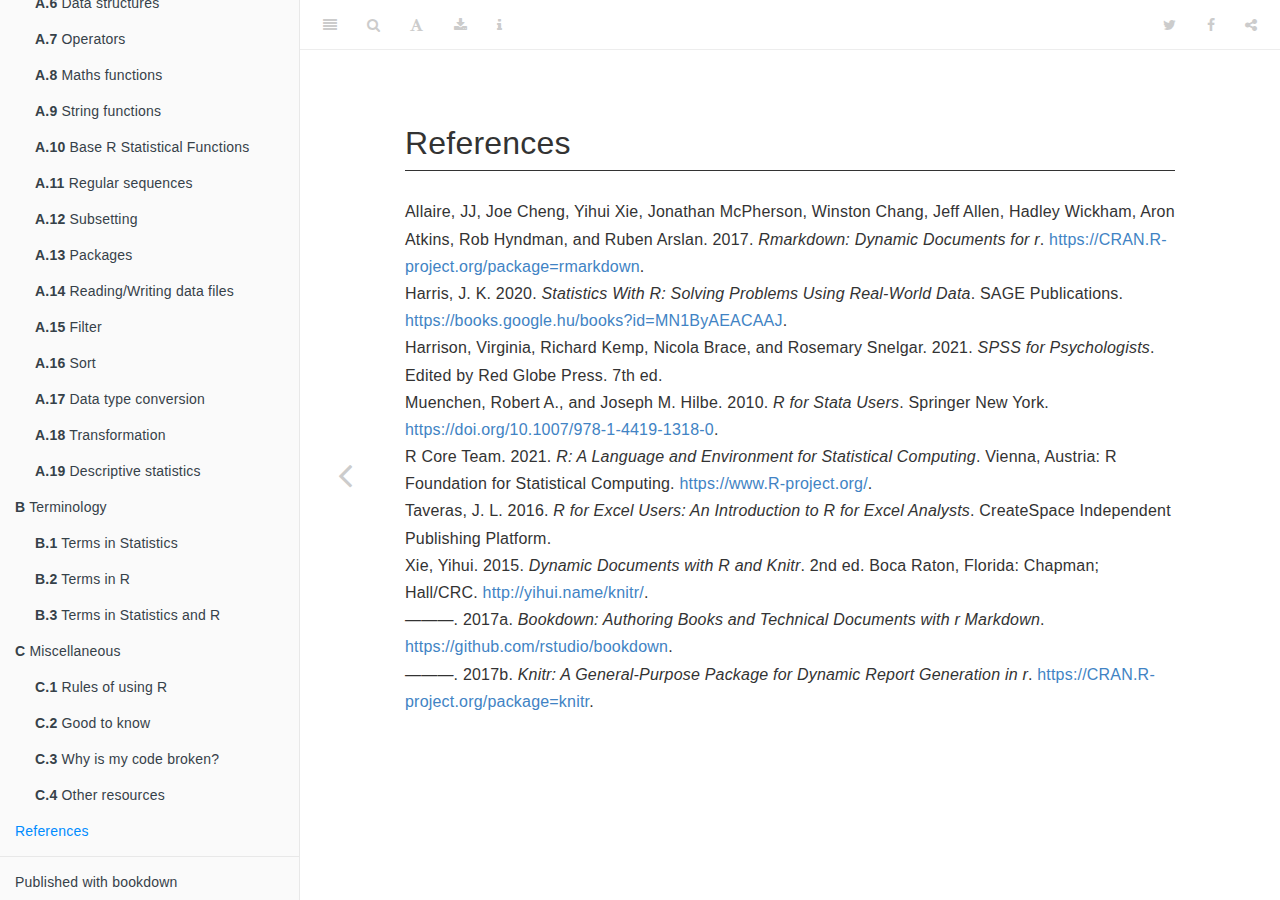
<file: docs/references.html>
<!DOCTYPE html>
<html lang="" xml:lang="">
<head>

  <meta charset="utf-8" />
  <meta http-equiv="X-UA-Compatible" content="IE=edge" />
  <title>References | Basic R</title>
  <meta name="description" content="Course materials for Basic R" />
  <meta name="generator" content="bookdown 0.21.6 and GitBook 2.6.7" />

  <meta property="og:title" content="References | Basic R" />
  <meta property="og:type" content="book" />
  
  
  <meta property="og:description" content="Course materials for Basic R" />
  <meta name="github-repo" content="abarik/basicr_2020_21_2" />

  <meta name="twitter:card" content="summary" />
  <meta name="twitter:title" content="References | Basic R" />
  
  <meta name="twitter:description" content="Course materials for Basic R" />
  

<meta name="author" content="Kálmán Abari" />



  <meta name="viewport" content="width=device-width, initial-scale=1" />
  <meta name="apple-mobile-web-app-capable" content="yes" />
  <meta name="apple-mobile-web-app-status-bar-style" content="black" />
  
  
<link rel="prev" href="miscellaneous.html"/>

<script src="libs/header-attrs/header-attrs.js"></script>
<script src="libs/jquery/jquery.min.js"></script>
<link href="libs/gitbook/css/style.css" rel="stylesheet" />
<link href="libs/gitbook/css/plugin-table.css" rel="stylesheet" />
<link href="libs/gitbook/css/plugin-bookdown.css" rel="stylesheet" />
<link href="libs/gitbook/css/plugin-highlight.css" rel="stylesheet" />
<link href="libs/gitbook/css/plugin-search.css" rel="stylesheet" />
<link href="libs/gitbook/css/plugin-fontsettings.css" rel="stylesheet" />
<link href="libs/gitbook/css/plugin-clipboard.css" rel="stylesheet" />









<link href="libs/anchor-sections/anchor-sections.css" rel="stylesheet" />
<script src="libs/anchor-sections/anchor-sections.js"></script>


<style type="text/css">
pre > code.sourceCode { white-space: pre; position: relative; }
pre > code.sourceCode > span { display: inline-block; line-height: 1.25; }
pre > code.sourceCode > span:empty { height: 1.2em; }
code.sourceCode > span { color: inherit; text-decoration: inherit; }
pre.sourceCode { margin: 0; }
@media screen {
div.sourceCode { overflow: auto; }
}
@media print {
pre > code.sourceCode { white-space: pre-wrap; }
pre > code.sourceCode > span { text-indent: -5em; padding-left: 5em; }
}
pre.numberSource code
  { counter-reset: source-line 0; }
pre.numberSource code > span
  { position: relative; left: -4em; counter-increment: source-line; }
pre.numberSource code > span > a:first-child::before
  { content: counter(source-line);
    position: relative; left: -1em; text-align: right; vertical-align: baseline;
    border: none; display: inline-block;
    -webkit-touch-callout: none; -webkit-user-select: none;
    -khtml-user-select: none; -moz-user-select: none;
    -ms-user-select: none; user-select: none;
    padding: 0 4px; width: 4em;
    color: #aaaaaa;
  }
pre.numberSource { margin-left: 3em; border-left: 1px solid #aaaaaa;  padding-left: 4px; }
div.sourceCode
  {   }
@media screen {
pre > code.sourceCode > span > a:first-child::before { text-decoration: underline; }
}
code span.al { color: #ff0000; font-weight: bold; } /* Alert */
code span.an { color: #60a0b0; font-weight: bold; font-style: italic; } /* Annotation */
code span.at { color: #7d9029; } /* Attribute */
code span.bn { color: #40a070; } /* BaseN */
code span.bu { } /* BuiltIn */
code span.cf { color: #007020; font-weight: bold; } /* ControlFlow */
code span.ch { color: #4070a0; } /* Char */
code span.cn { color: #880000; } /* Constant */
code span.co { color: #60a0b0; font-style: italic; } /* Comment */
code span.cv { color: #60a0b0; font-weight: bold; font-style: italic; } /* CommentVar */
code span.do { color: #ba2121; font-style: italic; } /* Documentation */
code span.dt { color: #902000; } /* DataType */
code span.dv { color: #40a070; } /* DecVal */
code span.er { color: #ff0000; font-weight: bold; } /* Error */
code span.ex { } /* Extension */
code span.fl { color: #40a070; } /* Float */
code span.fu { color: #06287e; } /* Function */
code span.im { } /* Import */
code span.in { color: #60a0b0; font-weight: bold; font-style: italic; } /* Information */
code span.kw { color: #007020; font-weight: bold; } /* Keyword */
code span.op { color: #666666; } /* Operator */
code span.ot { color: #007020; } /* Other */
code span.pp { color: #bc7a00; } /* Preprocessor */
code span.sc { color: #4070a0; } /* SpecialChar */
code span.ss { color: #bb6688; } /* SpecialString */
code span.st { color: #4070a0; } /* String */
code span.va { color: #19177c; } /* Variable */
code span.vs { color: #4070a0; } /* VerbatimString */
code span.wa { color: #60a0b0; font-weight: bold; font-style: italic; } /* Warning */
</style>

<style type="text/css">
/* Used with Pandoc 2.11+ new --citeproc when CSL is used */
div.csl-bib-body { }
div.csl-entry {
  clear: both;
}
.hanging div.csl-entry {
  margin-left:2em;
  text-indent:-2em;
}
div.csl-left-margin {
  min-width:2em;
  float:left;
}
div.csl-right-inline {
  margin-left:2em;
  padding-left:1em;
}
div.csl-indent {
  margin-left: 2em;
}
</style>

<link rel="stylesheet" href="style.css" type="text/css" />
</head>

<body>



  <div class="book without-animation with-summary font-size-2 font-family-1" data-basepath=".">

    <div class="book-summary">
      <nav role="navigation">

<ul class="summary">
<li><a href="./">Basic R</a></li>

<li class="divider"></li>
<li class="chapter" data-level="" data-path="index.html"><a href="index.html"><i class="fa fa-check"></i>Preface</a>
<ul>
<li class="chapter" data-level="" data-path="index.html"><a href="index.html#setup-instructions"><i class="fa fa-check"></i>Setup Instructions</a>
<ul>
<li class="chapter" data-level="" data-path="index.html"><a href="index.html#windows"><i class="fa fa-check"></i>Windows</a></li>
<li class="chapter" data-level="" data-path="index.html"><a href="index.html#macos"><i class="fa fa-check"></i>macOS</a></li>
<li class="chapter" data-level="" data-path="index.html"><a href="index.html#linux"><i class="fa fa-check"></i>Linux</a></li>
</ul></li>
</ul></li>
<li class="chapter" data-level="1" data-path="how-to-use-r.html"><a href="how-to-use-r.html"><i class="fa fa-check"></i><b>1</b> How to use R</a>
<ul>
<li class="chapter" data-level="1.1" data-path="how-to-use-r.html"><a href="how-to-use-r.html#base-r"><i class="fa fa-check"></i><b>1.1</b> Base R</a>
<ul>
<li class="chapter" data-level="1.1.1" data-path="how-to-use-r.html"><a href="how-to-use-r.html#console-of-base-r"><i class="fa fa-check"></i><b>1.1.1</b> Console of Base R</a></li>
<li class="chapter" data-level="1.1.2" data-path="how-to-use-r.html"><a href="how-to-use-r.html#rgui-on-windows"><i class="fa fa-check"></i><b>1.1.2</b> RGui on Windows</a></li>
</ul></li>
<li class="chapter" data-level="1.2" data-path="how-to-use-r.html"><a href="how-to-use-r.html#rstudio"><i class="fa fa-check"></i><b>1.2</b> RStudio</a>
<ul>
<li class="chapter" data-level="1.2.1" data-path="how-to-use-r.html"><a href="how-to-use-r.html#customization"><i class="fa fa-check"></i><b>1.2.1</b> Customization</a></li>
<li class="chapter" data-level="1.2.2" data-path="how-to-use-r.html"><a href="how-to-use-r.html#using-rstudio"><i class="fa fa-check"></i><b>1.2.2</b> Using RStudio</a></li>
<li class="chapter" data-level="1.2.3" data-path="how-to-use-r.html"><a href="how-to-use-r.html#how-to-start-an-r-project"><i class="fa fa-check"></i><b>1.2.3</b> How to start an R project</a></li>
<li class="chapter" data-level="1.2.4" data-path="how-to-use-r.html"><a href="how-to-use-r.html#organizing-your-working-directory"><i class="fa fa-check"></i><b>1.2.4</b> Organizing your working directory</a></li>
<li class="chapter" data-level="1.2.5" data-path="how-to-use-r.html"><a href="how-to-use-r.html#rstudio-console-and-command-prompt"><i class="fa fa-check"></i><b>1.2.5</b> RStudio Console and Command Prompt</a></li>
<li class="chapter" data-level="1.2.6" data-path="how-to-use-r.html"><a href="how-to-use-r.html#rstudio-script-editor"><i class="fa fa-check"></i><b>1.2.6</b> RStudio Script Editor</a></li>
</ul></li>
<li class="chapter" data-level="1.3" data-path="how-to-use-r.html"><a href="how-to-use-r.html#rmarkdown"><i class="fa fa-check"></i><b>1.3</b> RMarkdown</a>
<ul>
<li class="chapter" data-level="1.3.1" data-path="how-to-use-r.html"><a href="how-to-use-r.html#introduction"><i class="fa fa-check"></i><b>1.3.1</b> Introduction</a></li>
<li class="chapter" data-level="1.3.2" data-path="how-to-use-r.html"><a href="how-to-use-r.html#basic-structure-of-r-markdown"><i class="fa fa-check"></i><b>1.3.2</b> Basic Structure of R Markdown</a></li>
<li class="chapter" data-level="1.3.3" data-path="how-to-use-r.html"><a href="how-to-use-r.html#text-formatting-with-r-markdown"><i class="fa fa-check"></i><b>1.3.3</b> Text Formatting with R Markdown</a></li>
<li class="chapter" data-level="1.3.4" data-path="how-to-use-r.html"><a href="how-to-use-r.html#math-expressions"><i class="fa fa-check"></i><b>1.3.4</b> Math expressions</a></li>
</ul></li>
</ul></li>
<li class="chapter" data-level="2" data-path="the-r-language.html"><a href="the-r-language.html"><i class="fa fa-check"></i><b>2</b> The R language</a>
<ul>
<li class="chapter" data-level="2.1" data-path="the-r-language.html"><a href="the-r-language.html#basic-data-type"><i class="fa fa-check"></i><b>2.1</b> Basic data type</a>
<ul>
<li class="chapter" data-level="2.1.1" data-path="the-r-language.html"><a href="the-r-language.html#double"><i class="fa fa-check"></i><b>2.1.1</b> Double</a></li>
<li class="chapter" data-level="2.1.2" data-path="the-r-language.html"><a href="the-r-language.html#integer"><i class="fa fa-check"></i><b>2.1.2</b> Integer</a></li>
<li class="chapter" data-level="2.1.3" data-path="the-r-language.html"><a href="the-r-language.html#characters"><i class="fa fa-check"></i><b>2.1.3</b> Characters</a></li>
<li class="chapter" data-level="2.1.4" data-path="the-r-language.html"><a href="the-r-language.html#logical"><i class="fa fa-check"></i><b>2.1.4</b> Logical</a></li>
</ul></li>
<li class="chapter" data-level="2.2" data-path="the-r-language.html"><a href="the-r-language.html#operators"><i class="fa fa-check"></i><b>2.2</b> Operators</a>
<ul>
<li class="chapter" data-level="2.2.1" data-path="the-r-language.html"><a href="the-r-language.html#arithmetic-operators"><i class="fa fa-check"></i><b>2.2.1</b> Arithmetic operators</a></li>
<li class="chapter" data-level="2.2.2" data-path="the-r-language.html"><a href="the-r-language.html#logical-operators"><i class="fa fa-check"></i><b>2.2.2</b> Logical operators</a></li>
<li class="chapter" data-level="2.2.3" data-path="the-r-language.html"><a href="the-r-language.html#relational-operators"><i class="fa fa-check"></i><b>2.2.3</b> Relational operators</a></li>
<li class="chapter" data-level="2.2.4" data-path="the-r-language.html"><a href="the-r-language.html#assignment-operators"><i class="fa fa-check"></i><b>2.2.4</b> Assignment operators</a></li>
<li class="chapter" data-level="2.2.5" data-path="the-r-language.html"><a href="the-r-language.html#miscellaneous-operators"><i class="fa fa-check"></i><b>2.2.5</b> Miscellaneous operators</a></li>
<li class="chapter" data-level="2.2.6" data-path="the-r-language.html"><a href="the-r-language.html#operator-precedence-in-r"><i class="fa fa-check"></i><b>2.2.6</b> Operator Precedence in R</a></li>
<li class="chapter" data-level="2.2.7" data-path="the-r-language.html"><a href="the-r-language.html#binary-and-unary-operators"><i class="fa fa-check"></i><b>2.2.7</b> Binary and unary operators</a></li>
</ul></li>
<li class="chapter" data-level="2.3" data-path="the-r-language.html"><a href="the-r-language.html#objects"><i class="fa fa-check"></i><b>2.3</b> Objects</a>
<ul>
<li class="chapter" data-level="2.3.1" data-path="the-r-language.html"><a href="the-r-language.html#testing-the-type"><i class="fa fa-check"></i><b>2.3.1</b> Testing the type</a></li>
<li class="chapter" data-level="2.3.2" data-path="the-r-language.html"><a href="the-r-language.html#coercion"><i class="fa fa-check"></i><b>2.3.2</b> Coercion</a></li>
</ul></li>
<li class="chapter" data-level="2.4" data-path="the-r-language.html"><a href="the-r-language.html#data-structures"><i class="fa fa-check"></i><b>2.4</b> Data structures</a>
<ul>
<li class="chapter" data-level="2.4.1" data-path="the-r-language.html"><a href="the-r-language.html#vectors"><i class="fa fa-check"></i><b>2.4.1</b> Vectors</a></li>
<li class="chapter" data-level="2.4.2" data-path="the-r-language.html"><a href="the-r-language.html#factor"><i class="fa fa-check"></i><b>2.4.2</b> Factor</a></li>
<li class="chapter" data-level="2.4.3" data-path="the-r-language.html"><a href="the-r-language.html#matrix"><i class="fa fa-check"></i><b>2.4.3</b> Matrix</a></li>
<li class="chapter" data-level="2.4.4" data-path="the-r-language.html"><a href="the-r-language.html#array"><i class="fa fa-check"></i><b>2.4.4</b> Array</a></li>
<li class="chapter" data-level="2.4.5" data-path="the-r-language.html"><a href="the-r-language.html#list"><i class="fa fa-check"></i><b>2.4.5</b> List</a></li>
<li class="chapter" data-level="2.4.6" data-path="the-r-language.html"><a href="the-r-language.html#data-frame"><i class="fa fa-check"></i><b>2.4.6</b> Data frame</a></li>
</ul></li>
<li class="chapter" data-level="2.5" data-path="the-r-language.html"><a href="the-r-language.html#functions"><i class="fa fa-check"></i><b>2.5</b> Functions</a></li>
<li class="chapter" data-level="2.6" data-path="the-r-language.html"><a href="the-r-language.html#vectorized-operations"><i class="fa fa-check"></i><b>2.6</b> Vectorized operations</a></li>
<li class="chapter" data-level="2.7" data-path="the-r-language.html"><a href="the-r-language.html#creating-date-sequences"><i class="fa fa-check"></i><b>2.7</b> Creating date sequences</a>
<ul>
<li class="chapter" data-level="2.7.1" data-path="the-r-language.html"><a href="the-r-language.html#creating-a-sequence-of-numeric-values"><i class="fa fa-check"></i><b>2.7.1</b> Creating a sequence of numeric values</a></li>
<li class="chapter" data-level="2.7.2" data-path="the-r-language.html"><a href="the-r-language.html#creating-a-sequence-of-repeated-values"><i class="fa fa-check"></i><b>2.7.2</b> Creating a Sequence of Repeated Values</a></li>
<li class="chapter" data-level="2.7.3" data-path="the-r-language.html"><a href="the-r-language.html#sequential-names"><i class="fa fa-check"></i><b>2.7.3</b> Sequential names</a></li>
</ul></li>
<li class="chapter" data-level="2.8" data-path="the-r-language.html"><a href="the-r-language.html#subsetting"><i class="fa fa-check"></i><b>2.8</b> Subsetting</a>
<ul>
<li class="chapter" data-level="2.8.1" data-path="the-r-language.html"><a href="the-r-language.html#subsetting-vector"><i class="fa fa-check"></i><b>2.8.1</b> Subsetting vector</a></li>
<li class="chapter" data-level="2.8.2" data-path="the-r-language.html"><a href="the-r-language.html#subsetting-data-frames"><i class="fa fa-check"></i><b>2.8.2</b> Subsetting data frames</a></li>
</ul></li>
<li class="chapter" data-level="2.9" data-path="the-r-language.html"><a href="the-r-language.html#string-data"><i class="fa fa-check"></i><b>2.9</b> String data</a>
<ul>
<li class="chapter" data-level="2.9.1" data-path="the-r-language.html"><a href="the-r-language.html#simple-character-manipulation"><i class="fa fa-check"></i><b>2.9.1</b> Simple Character Manipulation</a></li>
<li class="chapter" data-level="2.9.2" data-path="the-r-language.html"><a href="the-r-language.html#searching-and-replacing"><i class="fa fa-check"></i><b>2.9.2</b> Searching and Replacing</a></li>
</ul></li>
<li class="chapter" data-level="2.10" data-path="the-r-language.html"><a href="the-r-language.html#packages-in-r"><i class="fa fa-check"></i><b>2.10</b> Packages in R</a>
<ul>
<li class="chapter" data-level="2.10.1" data-path="the-r-language.html"><a href="the-r-language.html#load-packages"><i class="fa fa-check"></i><b>2.10.1</b> Load packages</a></li>
<li class="chapter" data-level="2.10.2" data-path="the-r-language.html"><a href="the-r-language.html#install-packages"><i class="fa fa-check"></i><b>2.10.2</b> Install packages</a></li>
<li class="chapter" data-level="2.10.3" data-path="the-r-language.html"><a href="the-r-language.html#masking"><i class="fa fa-check"></i><b>2.10.3</b> Masking</a></li>
</ul></li>
<li class="chapter" data-level="2.11" data-path="the-r-language.html"><a href="the-r-language.html#internal-help"><i class="fa fa-check"></i><b>2.11</b> Internal help</a></li>
</ul></li>
<li class="chapter" data-level="3" data-path="getting-started-with-a-data-analysis.html"><a href="getting-started-with-a-data-analysis.html"><i class="fa fa-check"></i><b>3</b> Getting started with a data analysis</a>
<ul>
<li class="chapter" data-level="3.1" data-path="getting-started-with-a-data-analysis.html"><a href="getting-started-with-a-data-analysis.html#terminology"><i class="fa fa-check"></i><b>3.1</b> Terminology</a></li>
<li class="chapter" data-level="3.2" data-path="getting-started-with-a-data-analysis.html"><a href="getting-started-with-a-data-analysis.html#read-and-write-data"><i class="fa fa-check"></i><b>3.2</b> Read and write data</a>
<ul>
<li class="chapter" data-level="3.2.1" data-path="getting-started-with-a-data-analysis.html"><a href="getting-started-with-a-data-analysis.html#importing-data-from-a-delimited-text-file"><i class="fa fa-check"></i><b>3.2.1</b> Importing data from a delimited text file</a></li>
<li class="chapter" data-level="3.2.2" data-path="getting-started-with-a-data-analysis.html"><a href="getting-started-with-a-data-analysis.html#importing-data-from-excel"><i class="fa fa-check"></i><b>3.2.2</b> Importing data from Excel</a></li>
<li class="chapter" data-level="3.2.3" data-path="getting-started-with-a-data-analysis.html"><a href="getting-started-with-a-data-analysis.html#exporting-data-from-r"><i class="fa fa-check"></i><b>3.2.3</b> Exporting data from R</a></li>
</ul></li>
<li class="chapter" data-level="3.3" data-path="getting-started-with-a-data-analysis.html"><a href="getting-started-with-a-data-analysis.html#data-manipulation"><i class="fa fa-check"></i><b>3.3</b> Data manipulation</a>
<ul>
<li class="chapter" data-level="3.3.1" data-path="getting-started-with-a-data-analysis.html"><a href="getting-started-with-a-data-analysis.html#get-information"><i class="fa fa-check"></i><b>3.3.1</b> Get information</a></li>
<li class="chapter" data-level="3.3.2" data-path="getting-started-with-a-data-analysis.html"><a href="getting-started-with-a-data-analysis.html#data-type-conversions"><i class="fa fa-check"></i><b>3.3.2</b> Data type conversions</a></li>
<li class="chapter" data-level="3.3.3" data-path="getting-started-with-a-data-analysis.html"><a href="getting-started-with-a-data-analysis.html#transformation"><i class="fa fa-check"></i><b>3.3.3</b> Transformation</a></li>
<li class="chapter" data-level="3.3.4" data-path="getting-started-with-a-data-analysis.html"><a href="getting-started-with-a-data-analysis.html#identifying-and-treating-missing-values"><i class="fa fa-check"></i><b>3.3.4</b> Identifying and treating missing values</a></li>
<li class="chapter" data-level="3.3.5" data-path="getting-started-with-a-data-analysis.html"><a href="getting-started-with-a-data-analysis.html#numeric-to-factor"><i class="fa fa-check"></i><b>3.3.5</b> Numeric to factor</a></li>
</ul></li>
<li class="chapter" data-level="3.4" data-path="getting-started-with-a-data-analysis.html"><a href="getting-started-with-a-data-analysis.html#descriptive-statistics"><i class="fa fa-check"></i><b>3.4</b> Descriptive statistics</a>
<ul>
<li class="chapter" data-level="3.4.1" data-path="getting-started-with-a-data-analysis.html"><a href="getting-started-with-a-data-analysis.html#measurements"><i class="fa fa-check"></i><b>3.4.1</b> Measurements</a></li>
<li class="chapter" data-level="3.4.2" data-path="getting-started-with-a-data-analysis.html"><a href="getting-started-with-a-data-analysis.html#tables"><i class="fa fa-check"></i><b>3.4.2</b> Tables</a></li>
</ul></li>
<li class="chapter" data-level="3.5" data-path="getting-started-with-a-data-analysis.html"><a href="getting-started-with-a-data-analysis.html#plots"><i class="fa fa-check"></i><b>3.5</b> Plots</a>
<ul>
<li class="chapter" data-level="3.5.1" data-path="getting-started-with-a-data-analysis.html"><a href="getting-started-with-a-data-analysis.html#traditional-graphics"><i class="fa fa-check"></i><b>3.5.1</b> Traditional graphics</a></li>
<li class="chapter" data-level="3.5.2" data-path="getting-started-with-a-data-analysis.html"><a href="getting-started-with-a-data-analysis.html#ggplot2-graphics"><i class="fa fa-check"></i><b>3.5.2</b> ggplot2 graphics</a></li>
</ul></li>
</ul></li>
<li class="appendix"><span><b>Appendix</b></span></li>
<li class="chapter" data-level="A" data-path="recaps-in-1-minutes-or-less.html"><a href="recaps-in-1-minutes-or-less.html"><i class="fa fa-check"></i><b>A</b> Recaps in 1 minutes or less</a>
<ul>
<li class="chapter" data-level="A.1" data-path="recaps-in-1-minutes-or-less.html"><a href="recaps-in-1-minutes-or-less.html#possibilities-of-using-r"><i class="fa fa-check"></i><b>A.1</b> Possibilities of using R</a></li>
<li class="chapter" data-level="A.2" data-path="recaps-in-1-minutes-or-less.html"><a href="recaps-in-1-minutes-or-less.html#console-features-1"><i class="fa fa-check"></i><b>A.2</b> Console features</a></li>
<li class="chapter" data-level="A.3" data-path="recaps-in-1-minutes-or-less.html"><a href="recaps-in-1-minutes-or-less.html#advantages-of-script-editor-in-rstudio"><i class="fa fa-check"></i><b>A.3</b> Advantages of Script editor in RStudio</a></li>
<li class="chapter" data-level="A.4" data-path="recaps-in-1-minutes-or-less.html"><a href="recaps-in-1-minutes-or-less.html#useful-keyboard-shortcuts-in-rstudio"><i class="fa fa-check"></i><b>A.4</b> Useful keyboard shortcuts in RStudio</a></li>
<li class="chapter" data-level="A.5" data-path="recaps-in-1-minutes-or-less.html"><a href="recaps-in-1-minutes-or-less.html#base-types-in-r"><i class="fa fa-check"></i><b>A.5</b> Base types in R</a></li>
<li class="chapter" data-level="A.6" data-path="recaps-in-1-minutes-or-less.html"><a href="recaps-in-1-minutes-or-less.html#data-structures-1"><i class="fa fa-check"></i><b>A.6</b> Data structures</a></li>
<li class="chapter" data-level="A.7" data-path="recaps-in-1-minutes-or-less.html"><a href="recaps-in-1-minutes-or-less.html#operators-1"><i class="fa fa-check"></i><b>A.7</b> Operators</a></li>
<li class="chapter" data-level="A.8" data-path="recaps-in-1-minutes-or-less.html"><a href="recaps-in-1-minutes-or-less.html#maths-functions"><i class="fa fa-check"></i><b>A.8</b> Maths functions</a></li>
<li class="chapter" data-level="A.9" data-path="recaps-in-1-minutes-or-less.html"><a href="recaps-in-1-minutes-or-less.html#string-functions"><i class="fa fa-check"></i><b>A.9</b> String functions</a></li>
<li class="chapter" data-level="A.10" data-path="recaps-in-1-minutes-or-less.html"><a href="recaps-in-1-minutes-or-less.html#base-r-statistical-functions"><i class="fa fa-check"></i><b>A.10</b> Base R Statistical Functions</a></li>
<li class="chapter" data-level="A.11" data-path="recaps-in-1-minutes-or-less.html"><a href="recaps-in-1-minutes-or-less.html#regular-sequences"><i class="fa fa-check"></i><b>A.11</b> Regular sequences</a></li>
<li class="chapter" data-level="A.12" data-path="recaps-in-1-minutes-or-less.html"><a href="recaps-in-1-minutes-or-less.html#subsetting-1"><i class="fa fa-check"></i><b>A.12</b> Subsetting</a></li>
<li class="chapter" data-level="A.13" data-path="recaps-in-1-minutes-or-less.html"><a href="recaps-in-1-minutes-or-less.html#packages"><i class="fa fa-check"></i><b>A.13</b> Packages</a></li>
<li class="chapter" data-level="A.14" data-path="recaps-in-1-minutes-or-less.html"><a href="recaps-in-1-minutes-or-less.html#readingwriting-data-files"><i class="fa fa-check"></i><b>A.14</b> Reading/Writing data files</a></li>
<li class="chapter" data-level="A.15" data-path="recaps-in-1-minutes-or-less.html"><a href="recaps-in-1-minutes-or-less.html#filter"><i class="fa fa-check"></i><b>A.15</b> Filter</a></li>
<li class="chapter" data-level="A.16" data-path="recaps-in-1-minutes-or-less.html"><a href="recaps-in-1-minutes-or-less.html#sort"><i class="fa fa-check"></i><b>A.16</b> Sort</a></li>
<li class="chapter" data-level="A.17" data-path="recaps-in-1-minutes-or-less.html"><a href="recaps-in-1-minutes-or-less.html#data-type-conversion"><i class="fa fa-check"></i><b>A.17</b> Data type conversion</a></li>
<li class="chapter" data-level="A.18" data-path="recaps-in-1-minutes-or-less.html"><a href="recaps-in-1-minutes-or-less.html#transformation-1"><i class="fa fa-check"></i><b>A.18</b> Transformation</a></li>
<li class="chapter" data-level="A.19" data-path="recaps-in-1-minutes-or-less.html"><a href="recaps-in-1-minutes-or-less.html#descriptive-statistics-1"><i class="fa fa-check"></i><b>A.19</b> Descriptive statistics</a></li>
</ul></li>
<li class="chapter" data-level="B" data-path="terminology-1.html"><a href="terminology-1.html"><i class="fa fa-check"></i><b>B</b> Terminology</a>
<ul>
<li class="chapter" data-level="B.1" data-path="terminology-1.html"><a href="terminology-1.html#terms-in-statistics"><i class="fa fa-check"></i><b>B.1</b> Terms in Statistics</a></li>
<li class="chapter" data-level="B.2" data-path="terminology-1.html"><a href="terminology-1.html#terms-in-r"><i class="fa fa-check"></i><b>B.2</b> Terms in R</a></li>
<li class="chapter" data-level="B.3" data-path="terminology-1.html"><a href="terminology-1.html#terms-in-statistics-and-r"><i class="fa fa-check"></i><b>B.3</b> Terms in Statistics and R</a></li>
</ul></li>
<li class="chapter" data-level="C" data-path="miscellaneous.html"><a href="miscellaneous.html"><i class="fa fa-check"></i><b>C</b> Miscellaneous</a>
<ul>
<li class="chapter" data-level="C.1" data-path="miscellaneous.html"><a href="miscellaneous.html#rules-of-using-r"><i class="fa fa-check"></i><b>C.1</b> Rules of using R</a></li>
<li class="chapter" data-level="C.2" data-path="miscellaneous.html"><a href="miscellaneous.html#good-to-know"><i class="fa fa-check"></i><b>C.2</b> Good to know</a></li>
<li class="chapter" data-level="C.3" data-path="miscellaneous.html"><a href="miscellaneous.html#why-is-my-code-broken"><i class="fa fa-check"></i><b>C.3</b> Why is my code broken?</a></li>
<li class="chapter" data-level="C.4" data-path="miscellaneous.html"><a href="miscellaneous.html#other-resources"><i class="fa fa-check"></i><b>C.4</b> Other resources</a></li>
</ul></li>
<li class="chapter" data-level="" data-path="references.html"><a href="references.html"><i class="fa fa-check"></i>References</a></li>
<li class="divider"></li>
<li><a href="https://github.com/rstudio/bookdown" target="blank">Published with bookdown</a></li>

</ul>

      </nav>
    </div>

    <div class="book-body">
      <div class="body-inner">
        <div class="book-header" role="navigation">
          <h1>
            <i class="fa fa-circle-o-notch fa-spin"></i><a href="./">Basic R</a>
          </h1>
        </div>

        <div class="page-wrapper" tabindex="-1" role="main">
          <div class="page-inner">

            <section class="normal" id="section-">
<div id="references" class="section level1 unnumbered">
<h1>References</h1>

<div id="refs" class="references csl-bib-body hanging-indent">
<div class="csl-entry">
Allaire, JJ, Joe Cheng, Yihui Xie, Jonathan McPherson, Winston Chang, Jeff Allen, Hadley Wickham, Aron Atkins, Rob Hyndman, and Ruben Arslan. 2017. <em>Rmarkdown: Dynamic Documents for r</em>. <a href="https://CRAN.R-project.org/package=rmarkdown">https://CRAN.R-project.org/package=rmarkdown</a>.
</div>
<div class="csl-entry">
Harris, J. K. 2020. <em><span>Statistics With R: Solving Problems Using Real-World Data</span></em>. SAGE Publications. <a href="https://books.google.hu/books?id=MN1ByAEACAAJ">https://books.google.hu/books?id=MN1ByAEACAAJ</a>.
</div>
<div class="csl-entry">
Harrison, Virginia, Richard Kemp, Nicola Brace, and Rosemary Snelgar. 2021. <em><span class="nocase">SPSS for Psychologists</span></em>. Edited by Red Globe Press. 7th ed.
</div>
<div class="csl-entry">
Muenchen, Robert A., and Joseph M. Hilbe. 2010. <em>R for Stata Users</em>. Springer New York. <a href="https://doi.org/10.1007/978-1-4419-1318-0">https://doi.org/10.1007/978-1-4419-1318-0</a>.
</div>
<div class="csl-entry">
R Core Team. 2021. <em>R: A Language and Environment for Statistical Computing</em>. Vienna, Austria: R Foundation for Statistical Computing. <a href="https://www.R-project.org/">https://www.R-project.org/</a>.
</div>
<div class="csl-entry">
Taveras, J. L. 2016. <em><span class="nocase">R for Excel Users: An Introduction to R for Excel Analysts</span></em>. CreateSpace Independent Publishing Platform.
</div>
<div class="csl-entry">
Xie, Yihui. 2015. <em>Dynamic Documents with <span>R</span> and Knitr</em>. 2nd ed. Boca Raton, Florida: Chapman; Hall/CRC. <a href="http://yihui.name/knitr/">http://yihui.name/knitr/</a>.
</div>
<div class="csl-entry">
———. 2017a. <em>Bookdown: Authoring Books and Technical Documents with r Markdown</em>. <a href="https://github.com/rstudio/bookdown">https://github.com/rstudio/bookdown</a>.
</div>
<div class="csl-entry">
———. 2017b. <em>Knitr: A General-Purpose Package for Dynamic Report Generation in r</em>. <a href="https://CRAN.R-project.org/package=knitr">https://CRAN.R-project.org/package=knitr</a>.
</div>
</div>
</div>
            </section>

          </div>
        </div>
      </div>
<a href="miscellaneous.html" class="navigation navigation-prev navigation-unique" aria-label="Previous page"><i class="fa fa-angle-left"></i></a>

    </div>
  </div>
<script src="libs/gitbook/js/app.min.js"></script>
<script src="libs/gitbook/js/lunr.js"></script>
<script src="libs/gitbook/js/clipboard.min.js"></script>
<script src="libs/gitbook/js/plugin-search.js"></script>
<script src="libs/gitbook/js/plugin-sharing.js"></script>
<script src="libs/gitbook/js/plugin-fontsettings.js"></script>
<script src="libs/gitbook/js/plugin-bookdown.js"></script>
<script src="libs/gitbook/js/jquery.highlight.js"></script>
<script src="libs/gitbook/js/plugin-clipboard.js"></script>
<script>
gitbook.require(["gitbook"], function(gitbook) {
gitbook.start({
"sharing": {
"github": false,
"facebook": true,
"twitter": true,
"linkedin": false,
"weibo": false,
"instapaper": false,
"vk": false,
"all": ["facebook", "twitter", "linkedin", "weibo", "instapaper"]
},
"fontsettings": {
"theme": "white",
"family": "sans",
"size": 2
},
"edit": {
"link": null,
"text": null
},
"history": {
"link": null,
"text": null
},
"view": {
"link": null,
"text": null
},
"download": ["basicr_2020_21_2.pdf", "basicr_2020_21_2.epub"],
"toc": {
"collapse": "subsection"
}
});
});
</script>

<!-- dynamically load mathjax for compatibility with self-contained -->
<script>
  (function () {
    var script = document.createElement("script");
    script.type = "text/javascript";
    var src = "true";
    if (src === "" || src === "true") src = "https://mathjax.rstudio.com/latest/MathJax.js?config=TeX-MML-AM_CHTML";
    if (location.protocol !== "file:")
      if (/^https?:/.test(src))
        src = src.replace(/^https?:/, '');
    script.src = src;
    document.getElementsByTagName("head")[0].appendChild(script);
  })();
</script>
</body>

</html>
</file>
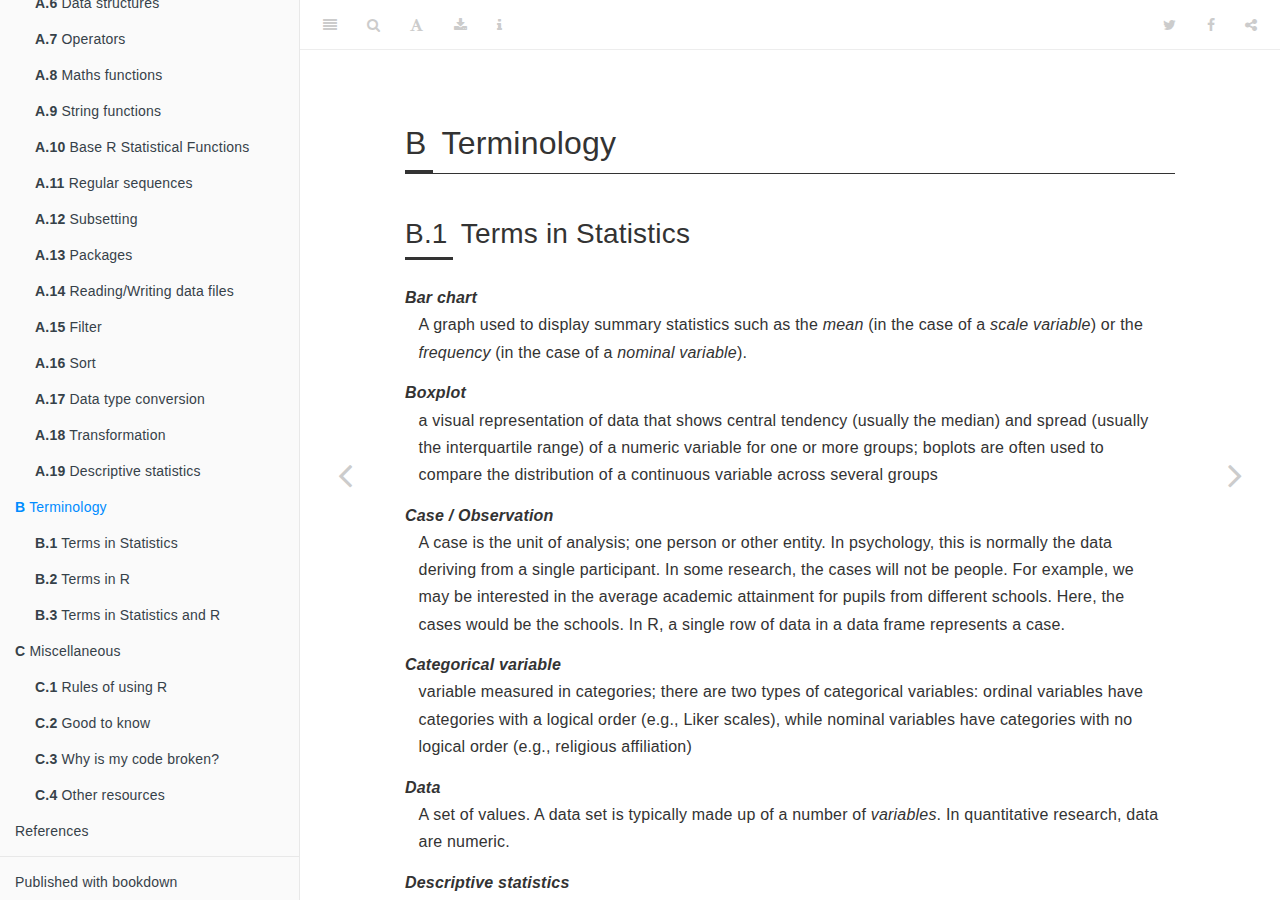
<file: docs/terminology-1.html>
<!DOCTYPE html>
<html lang="" xml:lang="">
<head>

  <meta charset="utf-8" />
  <meta http-equiv="X-UA-Compatible" content="IE=edge" />
  <title>B Terminology | Basic R</title>
  <meta name="description" content="Course materials for Basic R" />
  <meta name="generator" content="bookdown 0.21.6 and GitBook 2.6.7" />

  <meta property="og:title" content="B Terminology | Basic R" />
  <meta property="og:type" content="book" />
  
  
  <meta property="og:description" content="Course materials for Basic R" />
  <meta name="github-repo" content="abarik/basicr_2020_21_2" />

  <meta name="twitter:card" content="summary" />
  <meta name="twitter:title" content="B Terminology | Basic R" />
  
  <meta name="twitter:description" content="Course materials for Basic R" />
  

<meta name="author" content="Kálmán Abari" />



  <meta name="viewport" content="width=device-width, initial-scale=1" />
  <meta name="apple-mobile-web-app-capable" content="yes" />
  <meta name="apple-mobile-web-app-status-bar-style" content="black" />
  
  
<link rel="prev" href="recaps-in-1-minutes-or-less.html"/>
<link rel="next" href="miscellaneous.html"/>
<script src="libs/header-attrs/header-attrs.js"></script>
<script src="libs/jquery/jquery.min.js"></script>
<link href="libs/gitbook/css/style.css" rel="stylesheet" />
<link href="libs/gitbook/css/plugin-table.css" rel="stylesheet" />
<link href="libs/gitbook/css/plugin-bookdown.css" rel="stylesheet" />
<link href="libs/gitbook/css/plugin-highlight.css" rel="stylesheet" />
<link href="libs/gitbook/css/plugin-search.css" rel="stylesheet" />
<link href="libs/gitbook/css/plugin-fontsettings.css" rel="stylesheet" />
<link href="libs/gitbook/css/plugin-clipboard.css" rel="stylesheet" />









<link href="libs/anchor-sections/anchor-sections.css" rel="stylesheet" />
<script src="libs/anchor-sections/anchor-sections.js"></script>


<style type="text/css">
pre > code.sourceCode { white-space: pre; position: relative; }
pre > code.sourceCode > span { display: inline-block; line-height: 1.25; }
pre > code.sourceCode > span:empty { height: 1.2em; }
code.sourceCode > span { color: inherit; text-decoration: inherit; }
pre.sourceCode { margin: 0; }
@media screen {
div.sourceCode { overflow: auto; }
}
@media print {
pre > code.sourceCode { white-space: pre-wrap; }
pre > code.sourceCode > span { text-indent: -5em; padding-left: 5em; }
}
pre.numberSource code
  { counter-reset: source-line 0; }
pre.numberSource code > span
  { position: relative; left: -4em; counter-increment: source-line; }
pre.numberSource code > span > a:first-child::before
  { content: counter(source-line);
    position: relative; left: -1em; text-align: right; vertical-align: baseline;
    border: none; display: inline-block;
    -webkit-touch-callout: none; -webkit-user-select: none;
    -khtml-user-select: none; -moz-user-select: none;
    -ms-user-select: none; user-select: none;
    padding: 0 4px; width: 4em;
    color: #aaaaaa;
  }
pre.numberSource { margin-left: 3em; border-left: 1px solid #aaaaaa;  padding-left: 4px; }
div.sourceCode
  {   }
@media screen {
pre > code.sourceCode > span > a:first-child::before { text-decoration: underline; }
}
code span.al { color: #ff0000; font-weight: bold; } /* Alert */
code span.an { color: #60a0b0; font-weight: bold; font-style: italic; } /* Annotation */
code span.at { color: #7d9029; } /* Attribute */
code span.bn { color: #40a070; } /* BaseN */
code span.bu { } /* BuiltIn */
code span.cf { color: #007020; font-weight: bold; } /* ControlFlow */
code span.ch { color: #4070a0; } /* Char */
code span.cn { color: #880000; } /* Constant */
code span.co { color: #60a0b0; font-style: italic; } /* Comment */
code span.cv { color: #60a0b0; font-weight: bold; font-style: italic; } /* CommentVar */
code span.do { color: #ba2121; font-style: italic; } /* Documentation */
code span.dt { color: #902000; } /* DataType */
code span.dv { color: #40a070; } /* DecVal */
code span.er { color: #ff0000; font-weight: bold; } /* Error */
code span.ex { } /* Extension */
code span.fl { color: #40a070; } /* Float */
code span.fu { color: #06287e; } /* Function */
code span.im { } /* Import */
code span.in { color: #60a0b0; font-weight: bold; font-style: italic; } /* Information */
code span.kw { color: #007020; font-weight: bold; } /* Keyword */
code span.op { color: #666666; } /* Operator */
code span.ot { color: #007020; } /* Other */
code span.pp { color: #bc7a00; } /* Preprocessor */
code span.sc { color: #4070a0; } /* SpecialChar */
code span.ss { color: #bb6688; } /* SpecialString */
code span.st { color: #4070a0; } /* String */
code span.va { color: #19177c; } /* Variable */
code span.vs { color: #4070a0; } /* VerbatimString */
code span.wa { color: #60a0b0; font-weight: bold; font-style: italic; } /* Warning */
</style>

<style type="text/css">
/* Used with Pandoc 2.11+ new --citeproc when CSL is used */
div.csl-bib-body { }
div.csl-entry {
  clear: both;
}
.hanging div.csl-entry {
  margin-left:2em;
  text-indent:-2em;
}
div.csl-left-margin {
  min-width:2em;
  float:left;
}
div.csl-right-inline {
  margin-left:2em;
  padding-left:1em;
}
div.csl-indent {
  margin-left: 2em;
}
</style>

<link rel="stylesheet" href="style.css" type="text/css" />
</head>

<body>



  <div class="book without-animation with-summary font-size-2 font-family-1" data-basepath=".">

    <div class="book-summary">
      <nav role="navigation">

<ul class="summary">
<li><a href="./">Basic R</a></li>

<li class="divider"></li>
<li class="chapter" data-level="" data-path="index.html"><a href="index.html"><i class="fa fa-check"></i>Preface</a>
<ul>
<li class="chapter" data-level="" data-path="index.html"><a href="index.html#setup-instructions"><i class="fa fa-check"></i>Setup Instructions</a>
<ul>
<li class="chapter" data-level="" data-path="index.html"><a href="index.html#windows"><i class="fa fa-check"></i>Windows</a></li>
<li class="chapter" data-level="" data-path="index.html"><a href="index.html#macos"><i class="fa fa-check"></i>macOS</a></li>
<li class="chapter" data-level="" data-path="index.html"><a href="index.html#linux"><i class="fa fa-check"></i>Linux</a></li>
</ul></li>
</ul></li>
<li class="chapter" data-level="1" data-path="how-to-use-r.html"><a href="how-to-use-r.html"><i class="fa fa-check"></i><b>1</b> How to use R</a>
<ul>
<li class="chapter" data-level="1.1" data-path="how-to-use-r.html"><a href="how-to-use-r.html#base-r"><i class="fa fa-check"></i><b>1.1</b> Base R</a>
<ul>
<li class="chapter" data-level="1.1.1" data-path="how-to-use-r.html"><a href="how-to-use-r.html#console-of-base-r"><i class="fa fa-check"></i><b>1.1.1</b> Console of Base R</a></li>
<li class="chapter" data-level="1.1.2" data-path="how-to-use-r.html"><a href="how-to-use-r.html#rgui-on-windows"><i class="fa fa-check"></i><b>1.1.2</b> RGui on Windows</a></li>
</ul></li>
<li class="chapter" data-level="1.2" data-path="how-to-use-r.html"><a href="how-to-use-r.html#rstudio"><i class="fa fa-check"></i><b>1.2</b> RStudio</a>
<ul>
<li class="chapter" data-level="1.2.1" data-path="how-to-use-r.html"><a href="how-to-use-r.html#customization"><i class="fa fa-check"></i><b>1.2.1</b> Customization</a></li>
<li class="chapter" data-level="1.2.2" data-path="how-to-use-r.html"><a href="how-to-use-r.html#using-rstudio"><i class="fa fa-check"></i><b>1.2.2</b> Using RStudio</a></li>
<li class="chapter" data-level="1.2.3" data-path="how-to-use-r.html"><a href="how-to-use-r.html#how-to-start-an-r-project"><i class="fa fa-check"></i><b>1.2.3</b> How to start an R project</a></li>
<li class="chapter" data-level="1.2.4" data-path="how-to-use-r.html"><a href="how-to-use-r.html#organizing-your-working-directory"><i class="fa fa-check"></i><b>1.2.4</b> Organizing your working directory</a></li>
<li class="chapter" data-level="1.2.5" data-path="how-to-use-r.html"><a href="how-to-use-r.html#rstudio-console-and-command-prompt"><i class="fa fa-check"></i><b>1.2.5</b> RStudio Console and Command Prompt</a></li>
<li class="chapter" data-level="1.2.6" data-path="how-to-use-r.html"><a href="how-to-use-r.html#rstudio-script-editor"><i class="fa fa-check"></i><b>1.2.6</b> RStudio Script Editor</a></li>
</ul></li>
<li class="chapter" data-level="1.3" data-path="how-to-use-r.html"><a href="how-to-use-r.html#rmarkdown"><i class="fa fa-check"></i><b>1.3</b> RMarkdown</a>
<ul>
<li class="chapter" data-level="1.3.1" data-path="how-to-use-r.html"><a href="how-to-use-r.html#introduction"><i class="fa fa-check"></i><b>1.3.1</b> Introduction</a></li>
<li class="chapter" data-level="1.3.2" data-path="how-to-use-r.html"><a href="how-to-use-r.html#basic-structure-of-r-markdown"><i class="fa fa-check"></i><b>1.3.2</b> Basic Structure of R Markdown</a></li>
<li class="chapter" data-level="1.3.3" data-path="how-to-use-r.html"><a href="how-to-use-r.html#text-formatting-with-r-markdown"><i class="fa fa-check"></i><b>1.3.3</b> Text Formatting with R Markdown</a></li>
<li class="chapter" data-level="1.3.4" data-path="how-to-use-r.html"><a href="how-to-use-r.html#math-expressions"><i class="fa fa-check"></i><b>1.3.4</b> Math expressions</a></li>
</ul></li>
</ul></li>
<li class="chapter" data-level="2" data-path="the-r-language.html"><a href="the-r-language.html"><i class="fa fa-check"></i><b>2</b> The R language</a>
<ul>
<li class="chapter" data-level="2.1" data-path="the-r-language.html"><a href="the-r-language.html#basic-data-type"><i class="fa fa-check"></i><b>2.1</b> Basic data type</a>
<ul>
<li class="chapter" data-level="2.1.1" data-path="the-r-language.html"><a href="the-r-language.html#double"><i class="fa fa-check"></i><b>2.1.1</b> Double</a></li>
<li class="chapter" data-level="2.1.2" data-path="the-r-language.html"><a href="the-r-language.html#integer"><i class="fa fa-check"></i><b>2.1.2</b> Integer</a></li>
<li class="chapter" data-level="2.1.3" data-path="the-r-language.html"><a href="the-r-language.html#characters"><i class="fa fa-check"></i><b>2.1.3</b> Characters</a></li>
<li class="chapter" data-level="2.1.4" data-path="the-r-language.html"><a href="the-r-language.html#logical"><i class="fa fa-check"></i><b>2.1.4</b> Logical</a></li>
</ul></li>
<li class="chapter" data-level="2.2" data-path="the-r-language.html"><a href="the-r-language.html#operators"><i class="fa fa-check"></i><b>2.2</b> Operators</a>
<ul>
<li class="chapter" data-level="2.2.1" data-path="the-r-language.html"><a href="the-r-language.html#arithmetic-operators"><i class="fa fa-check"></i><b>2.2.1</b> Arithmetic operators</a></li>
<li class="chapter" data-level="2.2.2" data-path="the-r-language.html"><a href="the-r-language.html#logical-operators"><i class="fa fa-check"></i><b>2.2.2</b> Logical operators</a></li>
<li class="chapter" data-level="2.2.3" data-path="the-r-language.html"><a href="the-r-language.html#relational-operators"><i class="fa fa-check"></i><b>2.2.3</b> Relational operators</a></li>
<li class="chapter" data-level="2.2.4" data-path="the-r-language.html"><a href="the-r-language.html#assignment-operators"><i class="fa fa-check"></i><b>2.2.4</b> Assignment operators</a></li>
<li class="chapter" data-level="2.2.5" data-path="the-r-language.html"><a href="the-r-language.html#miscellaneous-operators"><i class="fa fa-check"></i><b>2.2.5</b> Miscellaneous operators</a></li>
<li class="chapter" data-level="2.2.6" data-path="the-r-language.html"><a href="the-r-language.html#operator-precedence-in-r"><i class="fa fa-check"></i><b>2.2.6</b> Operator Precedence in R</a></li>
<li class="chapter" data-level="2.2.7" data-path="the-r-language.html"><a href="the-r-language.html#binary-and-unary-operators"><i class="fa fa-check"></i><b>2.2.7</b> Binary and unary operators</a></li>
</ul></li>
<li class="chapter" data-level="2.3" data-path="the-r-language.html"><a href="the-r-language.html#objects"><i class="fa fa-check"></i><b>2.3</b> Objects</a>
<ul>
<li class="chapter" data-level="2.3.1" data-path="the-r-language.html"><a href="the-r-language.html#testing-the-type"><i class="fa fa-check"></i><b>2.3.1</b> Testing the type</a></li>
<li class="chapter" data-level="2.3.2" data-path="the-r-language.html"><a href="the-r-language.html#coercion"><i class="fa fa-check"></i><b>2.3.2</b> Coercion</a></li>
</ul></li>
<li class="chapter" data-level="2.4" data-path="the-r-language.html"><a href="the-r-language.html#data-structures"><i class="fa fa-check"></i><b>2.4</b> Data structures</a>
<ul>
<li class="chapter" data-level="2.4.1" data-path="the-r-language.html"><a href="the-r-language.html#vectors"><i class="fa fa-check"></i><b>2.4.1</b> Vectors</a></li>
<li class="chapter" data-level="2.4.2" data-path="the-r-language.html"><a href="the-r-language.html#factor"><i class="fa fa-check"></i><b>2.4.2</b> Factor</a></li>
<li class="chapter" data-level="2.4.3" data-path="the-r-language.html"><a href="the-r-language.html#matrix"><i class="fa fa-check"></i><b>2.4.3</b> Matrix</a></li>
<li class="chapter" data-level="2.4.4" data-path="the-r-language.html"><a href="the-r-language.html#array"><i class="fa fa-check"></i><b>2.4.4</b> Array</a></li>
<li class="chapter" data-level="2.4.5" data-path="the-r-language.html"><a href="the-r-language.html#list"><i class="fa fa-check"></i><b>2.4.5</b> List</a></li>
<li class="chapter" data-level="2.4.6" data-path="the-r-language.html"><a href="the-r-language.html#data-frame"><i class="fa fa-check"></i><b>2.4.6</b> Data frame</a></li>
</ul></li>
<li class="chapter" data-level="2.5" data-path="the-r-language.html"><a href="the-r-language.html#functions"><i class="fa fa-check"></i><b>2.5</b> Functions</a></li>
<li class="chapter" data-level="2.6" data-path="the-r-language.html"><a href="the-r-language.html#vectorized-operations"><i class="fa fa-check"></i><b>2.6</b> Vectorized operations</a></li>
<li class="chapter" data-level="2.7" data-path="the-r-language.html"><a href="the-r-language.html#creating-date-sequences"><i class="fa fa-check"></i><b>2.7</b> Creating date sequences</a>
<ul>
<li class="chapter" data-level="2.7.1" data-path="the-r-language.html"><a href="the-r-language.html#creating-a-sequence-of-numeric-values"><i class="fa fa-check"></i><b>2.7.1</b> Creating a sequence of numeric values</a></li>
<li class="chapter" data-level="2.7.2" data-path="the-r-language.html"><a href="the-r-language.html#creating-a-sequence-of-repeated-values"><i class="fa fa-check"></i><b>2.7.2</b> Creating a Sequence of Repeated Values</a></li>
<li class="chapter" data-level="2.7.3" data-path="the-r-language.html"><a href="the-r-language.html#sequential-names"><i class="fa fa-check"></i><b>2.7.3</b> Sequential names</a></li>
</ul></li>
<li class="chapter" data-level="2.8" data-path="the-r-language.html"><a href="the-r-language.html#subsetting"><i class="fa fa-check"></i><b>2.8</b> Subsetting</a>
<ul>
<li class="chapter" data-level="2.8.1" data-path="the-r-language.html"><a href="the-r-language.html#subsetting-vector"><i class="fa fa-check"></i><b>2.8.1</b> Subsetting vector</a></li>
<li class="chapter" data-level="2.8.2" data-path="the-r-language.html"><a href="the-r-language.html#subsetting-data-frames"><i class="fa fa-check"></i><b>2.8.2</b> Subsetting data frames</a></li>
</ul></li>
<li class="chapter" data-level="2.9" data-path="the-r-language.html"><a href="the-r-language.html#string-data"><i class="fa fa-check"></i><b>2.9</b> String data</a>
<ul>
<li class="chapter" data-level="2.9.1" data-path="the-r-language.html"><a href="the-r-language.html#simple-character-manipulation"><i class="fa fa-check"></i><b>2.9.1</b> Simple Character Manipulation</a></li>
<li class="chapter" data-level="2.9.2" data-path="the-r-language.html"><a href="the-r-language.html#searching-and-replacing"><i class="fa fa-check"></i><b>2.9.2</b> Searching and Replacing</a></li>
</ul></li>
<li class="chapter" data-level="2.10" data-path="the-r-language.html"><a href="the-r-language.html#packages-in-r"><i class="fa fa-check"></i><b>2.10</b> Packages in R</a>
<ul>
<li class="chapter" data-level="2.10.1" data-path="the-r-language.html"><a href="the-r-language.html#load-packages"><i class="fa fa-check"></i><b>2.10.1</b> Load packages</a></li>
<li class="chapter" data-level="2.10.2" data-path="the-r-language.html"><a href="the-r-language.html#install-packages"><i class="fa fa-check"></i><b>2.10.2</b> Install packages</a></li>
<li class="chapter" data-level="2.10.3" data-path="the-r-language.html"><a href="the-r-language.html#masking"><i class="fa fa-check"></i><b>2.10.3</b> Masking</a></li>
</ul></li>
<li class="chapter" data-level="2.11" data-path="the-r-language.html"><a href="the-r-language.html#internal-help"><i class="fa fa-check"></i><b>2.11</b> Internal help</a></li>
</ul></li>
<li class="chapter" data-level="3" data-path="getting-started-with-a-data-analysis.html"><a href="getting-started-with-a-data-analysis.html"><i class="fa fa-check"></i><b>3</b> Getting started with a data analysis</a>
<ul>
<li class="chapter" data-level="3.1" data-path="getting-started-with-a-data-analysis.html"><a href="getting-started-with-a-data-analysis.html#terminology"><i class="fa fa-check"></i><b>3.1</b> Terminology</a></li>
<li class="chapter" data-level="3.2" data-path="getting-started-with-a-data-analysis.html"><a href="getting-started-with-a-data-analysis.html#read-and-write-data"><i class="fa fa-check"></i><b>3.2</b> Read and write data</a>
<ul>
<li class="chapter" data-level="3.2.1" data-path="getting-started-with-a-data-analysis.html"><a href="getting-started-with-a-data-analysis.html#importing-data-from-a-delimited-text-file"><i class="fa fa-check"></i><b>3.2.1</b> Importing data from a delimited text file</a></li>
<li class="chapter" data-level="3.2.2" data-path="getting-started-with-a-data-analysis.html"><a href="getting-started-with-a-data-analysis.html#importing-data-from-excel"><i class="fa fa-check"></i><b>3.2.2</b> Importing data from Excel</a></li>
<li class="chapter" data-level="3.2.3" data-path="getting-started-with-a-data-analysis.html"><a href="getting-started-with-a-data-analysis.html#exporting-data-from-r"><i class="fa fa-check"></i><b>3.2.3</b> Exporting data from R</a></li>
</ul></li>
<li class="chapter" data-level="3.3" data-path="getting-started-with-a-data-analysis.html"><a href="getting-started-with-a-data-analysis.html#data-manipulation"><i class="fa fa-check"></i><b>3.3</b> Data manipulation</a>
<ul>
<li class="chapter" data-level="3.3.1" data-path="getting-started-with-a-data-analysis.html"><a href="getting-started-with-a-data-analysis.html#get-information"><i class="fa fa-check"></i><b>3.3.1</b> Get information</a></li>
<li class="chapter" data-level="3.3.2" data-path="getting-started-with-a-data-analysis.html"><a href="getting-started-with-a-data-analysis.html#data-type-conversions"><i class="fa fa-check"></i><b>3.3.2</b> Data type conversions</a></li>
<li class="chapter" data-level="3.3.3" data-path="getting-started-with-a-data-analysis.html"><a href="getting-started-with-a-data-analysis.html#transformation"><i class="fa fa-check"></i><b>3.3.3</b> Transformation</a></li>
<li class="chapter" data-level="3.3.4" data-path="getting-started-with-a-data-analysis.html"><a href="getting-started-with-a-data-analysis.html#identifying-and-treating-missing-values"><i class="fa fa-check"></i><b>3.3.4</b> Identifying and treating missing values</a></li>
<li class="chapter" data-level="3.3.5" data-path="getting-started-with-a-data-analysis.html"><a href="getting-started-with-a-data-analysis.html#numeric-to-factor"><i class="fa fa-check"></i><b>3.3.5</b> Numeric to factor</a></li>
</ul></li>
<li class="chapter" data-level="3.4" data-path="getting-started-with-a-data-analysis.html"><a href="getting-started-with-a-data-analysis.html#descriptive-statistics"><i class="fa fa-check"></i><b>3.4</b> Descriptive statistics</a>
<ul>
<li class="chapter" data-level="3.4.1" data-path="getting-started-with-a-data-analysis.html"><a href="getting-started-with-a-data-analysis.html#measurements"><i class="fa fa-check"></i><b>3.4.1</b> Measurements</a></li>
<li class="chapter" data-level="3.4.2" data-path="getting-started-with-a-data-analysis.html"><a href="getting-started-with-a-data-analysis.html#tables"><i class="fa fa-check"></i><b>3.4.2</b> Tables</a></li>
</ul></li>
<li class="chapter" data-level="3.5" data-path="getting-started-with-a-data-analysis.html"><a href="getting-started-with-a-data-analysis.html#plots"><i class="fa fa-check"></i><b>3.5</b> Plots</a>
<ul>
<li class="chapter" data-level="3.5.1" data-path="getting-started-with-a-data-analysis.html"><a href="getting-started-with-a-data-analysis.html#traditional-graphics"><i class="fa fa-check"></i><b>3.5.1</b> Traditional graphics</a></li>
<li class="chapter" data-level="3.5.2" data-path="getting-started-with-a-data-analysis.html"><a href="getting-started-with-a-data-analysis.html#ggplot2-graphics"><i class="fa fa-check"></i><b>3.5.2</b> ggplot2 graphics</a></li>
</ul></li>
</ul></li>
<li class="appendix"><span><b>Appendix</b></span></li>
<li class="chapter" data-level="A" data-path="recaps-in-1-minutes-or-less.html"><a href="recaps-in-1-minutes-or-less.html"><i class="fa fa-check"></i><b>A</b> Recaps in 1 minutes or less</a>
<ul>
<li class="chapter" data-level="A.1" data-path="recaps-in-1-minutes-or-less.html"><a href="recaps-in-1-minutes-or-less.html#possibilities-of-using-r"><i class="fa fa-check"></i><b>A.1</b> Possibilities of using R</a></li>
<li class="chapter" data-level="A.2" data-path="recaps-in-1-minutes-or-less.html"><a href="recaps-in-1-minutes-or-less.html#console-features-1"><i class="fa fa-check"></i><b>A.2</b> Console features</a></li>
<li class="chapter" data-level="A.3" data-path="recaps-in-1-minutes-or-less.html"><a href="recaps-in-1-minutes-or-less.html#advantages-of-script-editor-in-rstudio"><i class="fa fa-check"></i><b>A.3</b> Advantages of Script editor in RStudio</a></li>
<li class="chapter" data-level="A.4" data-path="recaps-in-1-minutes-or-less.html"><a href="recaps-in-1-minutes-or-less.html#useful-keyboard-shortcuts-in-rstudio"><i class="fa fa-check"></i><b>A.4</b> Useful keyboard shortcuts in RStudio</a></li>
<li class="chapter" data-level="A.5" data-path="recaps-in-1-minutes-or-less.html"><a href="recaps-in-1-minutes-or-less.html#base-types-in-r"><i class="fa fa-check"></i><b>A.5</b> Base types in R</a></li>
<li class="chapter" data-level="A.6" data-path="recaps-in-1-minutes-or-less.html"><a href="recaps-in-1-minutes-or-less.html#data-structures-1"><i class="fa fa-check"></i><b>A.6</b> Data structures</a></li>
<li class="chapter" data-level="A.7" data-path="recaps-in-1-minutes-or-less.html"><a href="recaps-in-1-minutes-or-less.html#operators-1"><i class="fa fa-check"></i><b>A.7</b> Operators</a></li>
<li class="chapter" data-level="A.8" data-path="recaps-in-1-minutes-or-less.html"><a href="recaps-in-1-minutes-or-less.html#maths-functions"><i class="fa fa-check"></i><b>A.8</b> Maths functions</a></li>
<li class="chapter" data-level="A.9" data-path="recaps-in-1-minutes-or-less.html"><a href="recaps-in-1-minutes-or-less.html#string-functions"><i class="fa fa-check"></i><b>A.9</b> String functions</a></li>
<li class="chapter" data-level="A.10" data-path="recaps-in-1-minutes-or-less.html"><a href="recaps-in-1-minutes-or-less.html#base-r-statistical-functions"><i class="fa fa-check"></i><b>A.10</b> Base R Statistical Functions</a></li>
<li class="chapter" data-level="A.11" data-path="recaps-in-1-minutes-or-less.html"><a href="recaps-in-1-minutes-or-less.html#regular-sequences"><i class="fa fa-check"></i><b>A.11</b> Regular sequences</a></li>
<li class="chapter" data-level="A.12" data-path="recaps-in-1-minutes-or-less.html"><a href="recaps-in-1-minutes-or-less.html#subsetting-1"><i class="fa fa-check"></i><b>A.12</b> Subsetting</a></li>
<li class="chapter" data-level="A.13" data-path="recaps-in-1-minutes-or-less.html"><a href="recaps-in-1-minutes-or-less.html#packages"><i class="fa fa-check"></i><b>A.13</b> Packages</a></li>
<li class="chapter" data-level="A.14" data-path="recaps-in-1-minutes-or-less.html"><a href="recaps-in-1-minutes-or-less.html#readingwriting-data-files"><i class="fa fa-check"></i><b>A.14</b> Reading/Writing data files</a></li>
<li class="chapter" data-level="A.15" data-path="recaps-in-1-minutes-or-less.html"><a href="recaps-in-1-minutes-or-less.html#filter"><i class="fa fa-check"></i><b>A.15</b> Filter</a></li>
<li class="chapter" data-level="A.16" data-path="recaps-in-1-minutes-or-less.html"><a href="recaps-in-1-minutes-or-less.html#sort"><i class="fa fa-check"></i><b>A.16</b> Sort</a></li>
<li class="chapter" data-level="A.17" data-path="recaps-in-1-minutes-or-less.html"><a href="recaps-in-1-minutes-or-less.html#data-type-conversion"><i class="fa fa-check"></i><b>A.17</b> Data type conversion</a></li>
<li class="chapter" data-level="A.18" data-path="recaps-in-1-minutes-or-less.html"><a href="recaps-in-1-minutes-or-less.html#transformation-1"><i class="fa fa-check"></i><b>A.18</b> Transformation</a></li>
<li class="chapter" data-level="A.19" data-path="recaps-in-1-minutes-or-less.html"><a href="recaps-in-1-minutes-or-less.html#descriptive-statistics-1"><i class="fa fa-check"></i><b>A.19</b> Descriptive statistics</a></li>
</ul></li>
<li class="chapter" data-level="B" data-path="terminology-1.html"><a href="terminology-1.html"><i class="fa fa-check"></i><b>B</b> Terminology</a>
<ul>
<li class="chapter" data-level="B.1" data-path="terminology-1.html"><a href="terminology-1.html#terms-in-statistics"><i class="fa fa-check"></i><b>B.1</b> Terms in Statistics</a></li>
<li class="chapter" data-level="B.2" data-path="terminology-1.html"><a href="terminology-1.html#terms-in-r"><i class="fa fa-check"></i><b>B.2</b> Terms in R</a></li>
<li class="chapter" data-level="B.3" data-path="terminology-1.html"><a href="terminology-1.html#terms-in-statistics-and-r"><i class="fa fa-check"></i><b>B.3</b> Terms in Statistics and R</a></li>
</ul></li>
<li class="chapter" data-level="C" data-path="miscellaneous.html"><a href="miscellaneous.html"><i class="fa fa-check"></i><b>C</b> Miscellaneous</a>
<ul>
<li class="chapter" data-level="C.1" data-path="miscellaneous.html"><a href="miscellaneous.html#rules-of-using-r"><i class="fa fa-check"></i><b>C.1</b> Rules of using R</a></li>
<li class="chapter" data-level="C.2" data-path="miscellaneous.html"><a href="miscellaneous.html#good-to-know"><i class="fa fa-check"></i><b>C.2</b> Good to know</a></li>
<li class="chapter" data-level="C.3" data-path="miscellaneous.html"><a href="miscellaneous.html#why-is-my-code-broken"><i class="fa fa-check"></i><b>C.3</b> Why is my code broken?</a></li>
<li class="chapter" data-level="C.4" data-path="miscellaneous.html"><a href="miscellaneous.html#other-resources"><i class="fa fa-check"></i><b>C.4</b> Other resources</a></li>
</ul></li>
<li class="chapter" data-level="" data-path="references.html"><a href="references.html"><i class="fa fa-check"></i>References</a></li>
<li class="divider"></li>
<li><a href="https://github.com/rstudio/bookdown" target="blank">Published with bookdown</a></li>

</ul>

      </nav>
    </div>

    <div class="book-body">
      <div class="body-inner">
        <div class="book-header" role="navigation">
          <h1>
            <i class="fa fa-circle-o-notch fa-spin"></i><a href="./">Basic R</a>
          </h1>
        </div>

        <div class="page-wrapper" tabindex="-1" role="main">
          <div class="page-inner">

            <section class="normal" id="section-">
<div id="terminology-1" class="section level1" number="5">
<h1><span class="header-section-number">B</span> Terminology</h1>
<div id="terms-in-statistics" class="section level2" number="5.1">
<h2><span class="header-section-number">B.1</span> Terms in Statistics</h2>
<dl>
<dt>Bar chart</dt>
<dd><p>A graph used to display summary statistics such as the <em>mean</em> (in the case of a <em>scale variable</em>) or the <em>frequency</em> (in the case of a <em>nominal variable</em>).</p>
</dd>
<dt>Boxplot</dt>
<dd><p>a visual representation of data that shows central tendency (usually the median) and spread (usually the interquartile range) of a numeric variable for one or more groups; boplots are often used to compare the distribution of a continuous variable across several groups</p>
</dd>
<dt>Case / Observation</dt>
<dd><p>A case is the unit of analysis; one person or other entity. In psychology, this is normally the data deriving from a single participant. In some research, the cases will not be people. For example, we may be interested in the average academic attainment for pupils from different schools. Here, the cases would be the schools. In R, a single row of data in a data frame represents a case.</p>
</dd>
<dt>Categorical variable</dt>
<dd><p>variable measured in categories; there are two types of categorical variables: ordinal variables have categories with a logical order (e.g., Liker scales), while nominal variables have categories with no logical order (e.g., religious affiliation)</p>
</dd>
<dt>Data</dt>
<dd><p>A set of values. A data set is typically made up of a number of <em>variables</em>. In quantitative research, data are numeric.</p>
</dd>
<dt>Descriptive statistics</dt>
<dd><p>Procedures that allow you to describe data by summarising, displaying or illustrating them. Often used as a general term for summary descriptive statistics: <em>measures of central tendency</em> and <em>measures of dispersion</em>. Graphs are descriptive statistics used to illustrate the data.</p>
</dd>
<dt>Frequency/ies</dt>
<dd><p>The number of times a particular value of a variable occurs.</p>
</dd>
<dt>Histogram</dt>
<dd><p>a visual display of data used to examine the distribution of a numeric variable</p>
</dd>
<dt>Line graph</dt>
<dd><p>a visual display of data often used to examine the relationship between two continuous variables or for something measured over time</p>
</dd>
<dt>Missing values</dt>
<dd><p>A data set may be incomplete, for example, if some observations or measurements failed or if participants didn’t respond to some questions. It is important to distinguish these missing data points from valid data. Missing values are the values R has reserved for each variable to indicate that a data point is missing. These missing values can either be specified by the user (user missing) or automatically set by R (<code>NA</code>).</p>
</dd>
<dt>Nominal data</dt>
<dd><p>Data collected at a level of measurement that yields nominal data (nominal just means ‘named’), also referred to as ‘categorical data,’ where the value does not imply anything other than a label; for example, 1 = male and 2 = female.</p>
</dd>
<dt>Observation / Case</dt>
<dd><p>An observation is the unit of analysis; one person or other entity. In psychology, this is normally the data deriving from a single participant. In some research, the cases will not be people. For example, we may be interested in the average academic attainment for pupils from different schools. Here, the observation would be the schools. In R, a single row of data in a data frame represents an observation.</p>
</dd>
<dt>Participant</dt>
<dd><p>People who take part in an experiment or research study. Previously, the word ‘subject’ was used, and still is in many statistics books.</p>
</dd>
<dt>Population</dt>
<dd><p>The total set of all possible scores for a particular variable.</p>
</dd>
<dt>Quantitative data</dt>
<dd><p>Is used to describe numeric data measured on any of the four levels of measurement. Sometimes though, the term ‘qualitative data’ is then used to describe data measured with nominal scales.</p>
</dd>
<dt>Sample</dt>
<dd><p>A subset of observations from some <em>population</em> that is often analyzed to learn about the poplulation sampled.</p>
</dd>
<dt>Scatterplot</dt>
<dd><p>a graph that shows one dot for each observation in the data set</p>
</dd>
<dt>Summary statistics</dt>
<dd><p>used to provide an overview of the characteristics of a sample; this typically includes measures central tendency and spread for numeric variables and the frequencies and percentages of categorical variables</p>
</dd>
<dt>Statistics</dt>
<dd><p>A general term for procedures for summarising or displaying data (<em>descriptive statistics</em>) and for analysing data (<em>inferential statistical tests</em>).</p>
</dd>
<dt>Variable</dt>
<dd><p>a measured characteristic of some entity (e.g., income, years of education, sex, height, blood pressure, smoking status, etc.); A variable in R is represented by a column in data frame.</p>
</dd>
</dl>
</div>
<div id="terms-in-r" class="section level2" number="5.2">
<h2><span class="header-section-number">B.2</span> Terms in R</h2>
<dl>
<dt>Argument</dt>
<dd><p>information input into a function that controls how the function behaves</p>
</dd>
<dt>Assigning</dt>
<dd><p>assigning a value to an object is done by using a left-arrow (<code>&lt;-</code>), with the arrow separating the name of the object on the left from the expression itself on the right: <code>object_name &lt;- expression</code></p>
</dd>
<dt>Character</dt>
<dd><p>a basic data type in R that comprises things that cannot be used in mathematical operations; often, character variables are names, addresses, zip codes, or other similar values</p>
</dd>
<dt>Comment</dt>
<dd><p>Statements included in code but not analyzed; in R, comment is denoted by hashtag (<code>#</code>) and is often used to clarify the codes</p>
</dd>
<dt>Constants</dt>
<dd><p>Constants, as the name suggests, are entities whose value cannot be altered. Basic types of constant are double constants, integer constants, logical constants and character constants.</p>
</dd>
<dt>csv</dt>
<dd><p>a file extension indicating that the file contains comma separated values or semicolon separated values</p>
</dd>
<dt>Data frame</dt>
<dd><p>an object type in R that holds data with values in rows and columns with rows treated as observations and columns treated as variables</p>
</dd>
<dt>Data management</dt>
<dd><p>the procedures used to prepare the data for analysis; data management often includes recoding variables, ensuring that missing values are treated properly, checking and fixing data types, and other data-cleaning procedures</p>
</dd>
<dt>Data types</dt>
<dd><p>in R, these include numeric (double, integer), character, logical; the data type suggests how a variable was measured and recorded or recoded, and different analytic strategies are used to manage and analyze different variable types</p>
</dd>
<dt>Expression</dt>
<dd><p>An expression is an instruction to perform a particular task. An expression is any sequence of R constants, object’s names, operators, function calls, and parentheses. An expression has a type as well as a value.</p>
</dd>
<dt>Factor</dt>
<dd><p>A categorical variable and its value labels. Value labels may be nothing more than “1,” “2,”…, if not assigned explicitly. More formally, a type of object that represents a categorical variable. It stores its labels in its levels attribute.</p>
</dd>
<dt>Function</dt>
<dd><p>a set of machine-readable instructions to perform a task in R; often, the task is to conduct some sort of data management or analysis, but there are also functions that exist just for fun.</p>
</dd>
<dt>Index</dt>
<dd><p>The order number of a variable in a data set or the subscript of a value in a object. The number of the component in a list or data frame, or of an element in a vector.</p>
</dd>
<dt>Integer</dt>
<dd><p>a similar data type to numeric, but containing only whole numbers</p>
</dd>
<dt>Length</dt>
<dd><p>The number of observations/cases in a variable, including missing values, or the number of variables in a data set. For vectors, it is the number of its elements (including NAs). For lists or data frames, it is the number of its components.</p>
</dd>
<dt>Levels</dt>
<dd><p>The values that a categorical variable can have. Actually stored as a part of the factor itself in what appears to be a very short character variable (even when the values themselves are numbers).</p>
</dd>
<dt>List</dt>
<dd><p>A set of objects of any class. Can contain vectors, data frames, matrices and even other lists.</p>
</dd>
<dt>Matrix</dt>
<dd><p>A data set that must contain only one type of variable, e.g. all numeric or character. More formally, a two-dimensional array; that is, a vector with a dim attribute of length 2. Information, or data elements, stored in a rectangular format with rows and columns.</p>
</dd>
<dt>NA</dt>
<dd><p>the R placeholder for missing values, often translated as “not available.”</p>
</dd>
<dt>NaN</dt>
<dd><p>A missing value. Stands for Not a Number. Something that is undefined mathematically such as zero divided by zero.</p>
</dd>
<dt>NULL</dt>
<dd><p>An object you can use to drop variables or values. E.g. <code>mydata$x &lt;- NULL</code> drops the variable <code>x</code> from the data set <code>mydata</code>. Assigning it to an object deletes it.</p>
</dd>
<dt>Numeric</dt>
<dd><p>A variable that contains only numbers. This can be double and integer.</p>
</dd>
<dt>Object</dt>
<dd><p>information stored in R; data analysis and data management are then performed on these stored objects. Includes data frames, vectors, factors, matrices, arrays, lists and functions.</p>
</dd>
<dt>Operators</dt>
<dd><p>An operator is a symbol that tells the compiler to perform specific mathematical, logical, or other manipulations. R language is rich in built-in operators and provides following types of operators: Arithmetic Operators, Relational Operators, Logical Operators, Assignment Operators, Miscellaneous Operators.</p>
</dd>
<dt>Package</dt>
<dd><p>a collection of functions and datasets for use in R that usually has a specific purpose, such as conducting partial correlation anaylyses (<strong>ppcor</strong> package)</p>
</dd>
<dt>Precedence of operations</dt>
<dd><p>the order in which mathematical operations should be performed when solving an equation: parentheses, exponents, multiplication, division, addition, and subtraction (PEMDAS)</p>
</dd>
<dt>Recycling rules</dt>
<dd><p>If one tries to add two structures with a different number of elements, then the shortest is recycled to length of longest. That is, if for instance you add <code>c(1, 2, 3)</code> to a six-element vector then you will really add <code>c(1, 2, 3, 1, 2, 3)</code>. If the length of the longer vector is not a multiple of the shorter one, a warning is given.</p>
</dd>
<dt>RMarkdown file</dt>
<dd><p>RMarkdown provides an authoring framework for data science. You can use a single R Markdown file to both 1) save and execute code; 2) generate high quality reports that can be shared with an audience.</p>
</dd>
<dt>sav</dt>
<dd><p>the file extension for a data file saved in a format for the Statistical Package for Social Sciences (SPSS) statistical software</p>
</dd>
<dt>Script file</dt>
<dd><p>a text file in R similar to something written in the Notepad text editor on a Windows computer or the TextEdit text editor on a Mac computer; it is saved with a <code>.R</code> file extension</p>
</dd>
<dt>Vector</dt>
<dd><p>Vectors are one-dimensional and homogenous data structures. It can exist on its own in memory or it can be part of a data frame. More formally, a set of values that have the same base type. A vector can be a vector of characters, logical, integers or double.</p>
</dd>
<dt>Working directory</dt>
<dd><p>R uses a working directory, where R will look, by default, for files you ask it to load. It also where, by default, any files you write to disk will go.</p>
</dd>
<dt>Workspace</dt>
<dd><p>A temporary work area in which all R computation happens. Data that exists there will vanish if not saved to your hard drive before quitting R. More formally, the area of your computer’s main memory where R does all its work. Data must be loaded into it from files, and packages must be loaded into it from the library, before you can use either.</p>
</dd>
</dl>
</div>
<div id="terms-in-statistics-and-r" class="section level2" number="5.3">
<h2><span class="header-section-number">B.3</span> Terms in Statistics and R</h2>
<table style="width:83%;">
<caption>Terms in statistics and R</caption>
<colgroup>
<col width="41%" />
<col width="41%" />
</colgroup>
<thead>
<tr class="header">
<th>Terms in Statistics</th>
<th>Terms in R</th>
</tr>
</thead>
<tbody>
<tr class="odd">
<td><ul>
<li>dataset</li>
<li>sample</li>
</ul></td>
<td><ul>
<li>data frame</li>
</ul></td>
</tr>
<tr class="even">
<td><ul>
<li>observation</li>
</ul></td>
<td><ul>
<li>rows in a data frame</li>
</ul></td>
</tr>
<tr class="odd">
<td><ul>
<li>variable</li>
</ul></td>
<td><ul>
<li>columns in a data frame</li>
</ul></td>
</tr>
<tr class="even">
<td><ul>
<li>categorical variable</li>
<li>qualitative variable
<ul>
<li>nominal variable</li>
<li>ordinal variable</li>
</ul></li>
</ul></td>
<td><ul>
<li>factor</li>
</ul></td>
</tr>
<tr class="odd">
<td><ul>
<li>numeric variable</li>
<li>quantitative variable
<ul>
<li>continuous variable</li>
<li>discrete variable</li>
</ul></li>
</ul></td>
<td><ul>
<li>numeric vector
<ul>
<li>double vector</li>
<li>integer vector</li>
</ul></li>
</ul></td>
</tr>
</tbody>
</table>
</div>
</div>
            </section>

          </div>
        </div>
      </div>
<a href="recaps-in-1-minutes-or-less.html" class="navigation navigation-prev " aria-label="Previous page"><i class="fa fa-angle-left"></i></a>
<a href="miscellaneous.html" class="navigation navigation-next " aria-label="Next page"><i class="fa fa-angle-right"></i></a>
    </div>
  </div>
<script src="libs/gitbook/js/app.min.js"></script>
<script src="libs/gitbook/js/lunr.js"></script>
<script src="libs/gitbook/js/clipboard.min.js"></script>
<script src="libs/gitbook/js/plugin-search.js"></script>
<script src="libs/gitbook/js/plugin-sharing.js"></script>
<script src="libs/gitbook/js/plugin-fontsettings.js"></script>
<script src="libs/gitbook/js/plugin-bookdown.js"></script>
<script src="libs/gitbook/js/jquery.highlight.js"></script>
<script src="libs/gitbook/js/plugin-clipboard.js"></script>
<script>
gitbook.require(["gitbook"], function(gitbook) {
gitbook.start({
"sharing": {
"github": false,
"facebook": true,
"twitter": true,
"linkedin": false,
"weibo": false,
"instapaper": false,
"vk": false,
"all": ["facebook", "twitter", "linkedin", "weibo", "instapaper"]
},
"fontsettings": {
"theme": "white",
"family": "sans",
"size": 2
},
"edit": {
"link": null,
"text": null
},
"history": {
"link": null,
"text": null
},
"view": {
"link": null,
"text": null
},
"download": ["basicr_2020_21_2.pdf", "basicr_2020_21_2.epub"],
"toc": {
"collapse": "subsection"
}
});
});
</script>

<!-- dynamically load mathjax for compatibility with self-contained -->
<script>
  (function () {
    var script = document.createElement("script");
    script.type = "text/javascript";
    var src = "true";
    if (src === "" || src === "true") src = "https://mathjax.rstudio.com/latest/MathJax.js?config=TeX-MML-AM_CHTML";
    if (location.protocol !== "file:")
      if (/^https?:/.test(src))
        src = src.replace(/^https?:/, '');
    script.src = src;
    document.getElementsByTagName("head")[0].appendChild(script);
  })();
</script>
</body>

</html>
</file>
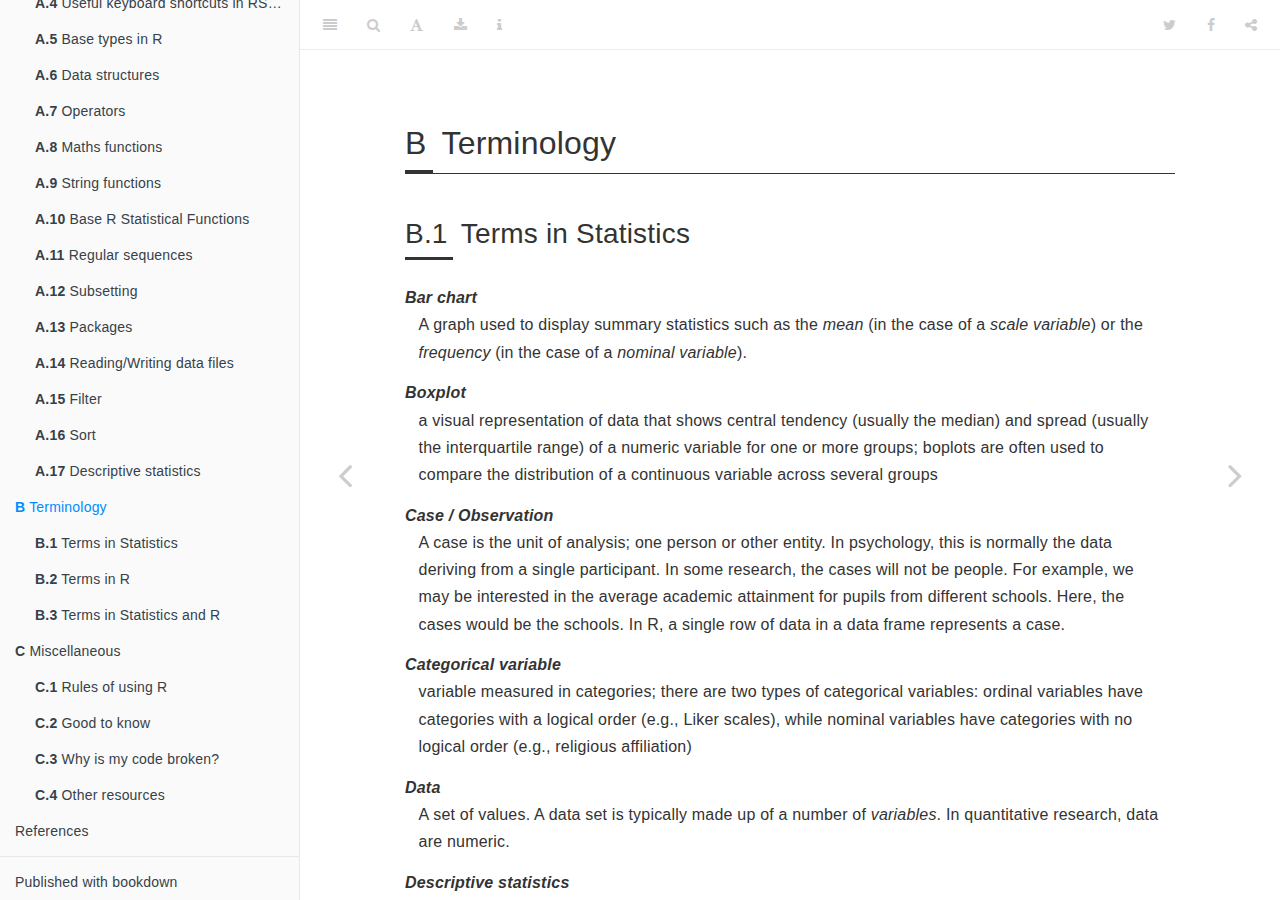
<file: docs/terminology.html>
<!DOCTYPE html>
<html lang="" xml:lang="">
<head>

  <meta charset="utf-8" />
  <meta http-equiv="X-UA-Compatible" content="IE=edge" />
  <title>B Terminology | Basic R</title>
  <meta name="description" content="Course materials for Basic R" />
  <meta name="generator" content="bookdown 0.21.6 and GitBook 2.6.7" />

  <meta property="og:title" content="B Terminology | Basic R" />
  <meta property="og:type" content="book" />
  
  
  <meta property="og:description" content="Course materials for Basic R" />
  <meta name="github-repo" content="cengel/R-intro" />

  <meta name="twitter:card" content="summary" />
  <meta name="twitter:title" content="B Terminology | Basic R" />
  
  <meta name="twitter:description" content="Course materials for Basic R" />
  

<meta name="author" content="Kálmán Abari" />



  <meta name="viewport" content="width=device-width, initial-scale=1" />
  <meta name="apple-mobile-web-app-capable" content="yes" />
  <meta name="apple-mobile-web-app-status-bar-style" content="black" />
  
  
<link rel="prev" href="recaps-in-1-minutes-or-less.html"/>
<link rel="next" href="miscellaneous.html"/>
<script src="libs/header-attrs-2.7.3/header-attrs.js"></script>
<script src="libs/jquery-2.2.3/jquery.min.js"></script>
<link href="libs/gitbook-2.6.7/css/style.css" rel="stylesheet" />
<link href="libs/gitbook-2.6.7/css/plugin-table.css" rel="stylesheet" />
<link href="libs/gitbook-2.6.7/css/plugin-bookdown.css" rel="stylesheet" />
<link href="libs/gitbook-2.6.7/css/plugin-highlight.css" rel="stylesheet" />
<link href="libs/gitbook-2.6.7/css/plugin-search.css" rel="stylesheet" />
<link href="libs/gitbook-2.6.7/css/plugin-fontsettings.css" rel="stylesheet" />
<link href="libs/gitbook-2.6.7/css/plugin-clipboard.css" rel="stylesheet" />









<link href="libs/anchor-sections-1.0.1/anchor-sections.css" rel="stylesheet" />
<script src="libs/anchor-sections-1.0.1/anchor-sections.js"></script>
<script src="libs/kePrint-0.0.1/kePrint.js"></script>
<link href="libs/lightable-0.0.1/lightable.css" rel="stylesheet" />


<style type="text/css">
pre > code.sourceCode { white-space: pre; position: relative; }
pre > code.sourceCode > span { display: inline-block; line-height: 1.25; }
pre > code.sourceCode > span:empty { height: 1.2em; }
code.sourceCode > span { color: inherit; text-decoration: inherit; }
pre.sourceCode { margin: 0; }
@media screen {
div.sourceCode { overflow: auto; }
}
@media print {
pre > code.sourceCode { white-space: pre-wrap; }
pre > code.sourceCode > span { text-indent: -5em; padding-left: 5em; }
}
pre.numberSource code
  { counter-reset: source-line 0; }
pre.numberSource code > span
  { position: relative; left: -4em; counter-increment: source-line; }
pre.numberSource code > span > a:first-child::before
  { content: counter(source-line);
    position: relative; left: -1em; text-align: right; vertical-align: baseline;
    border: none; display: inline-block;
    -webkit-touch-callout: none; -webkit-user-select: none;
    -khtml-user-select: none; -moz-user-select: none;
    -ms-user-select: none; user-select: none;
    padding: 0 4px; width: 4em;
    color: #aaaaaa;
  }
pre.numberSource { margin-left: 3em; border-left: 1px solid #aaaaaa;  padding-left: 4px; }
div.sourceCode
  {   }
@media screen {
pre > code.sourceCode > span > a:first-child::before { text-decoration: underline; }
}
code span.al { color: #ff0000; font-weight: bold; } /* Alert */
code span.an { color: #60a0b0; font-weight: bold; font-style: italic; } /* Annotation */
code span.at { color: #7d9029; } /* Attribute */
code span.bn { color: #40a070; } /* BaseN */
code span.bu { } /* BuiltIn */
code span.cf { color: #007020; font-weight: bold; } /* ControlFlow */
code span.ch { color: #4070a0; } /* Char */
code span.cn { color: #880000; } /* Constant */
code span.co { color: #60a0b0; font-style: italic; } /* Comment */
code span.cv { color: #60a0b0; font-weight: bold; font-style: italic; } /* CommentVar */
code span.do { color: #ba2121; font-style: italic; } /* Documentation */
code span.dt { color: #902000; } /* DataType */
code span.dv { color: #40a070; } /* DecVal */
code span.er { color: #ff0000; font-weight: bold; } /* Error */
code span.ex { } /* Extension */
code span.fl { color: #40a070; } /* Float */
code span.fu { color: #06287e; } /* Function */
code span.im { } /* Import */
code span.in { color: #60a0b0; font-weight: bold; font-style: italic; } /* Information */
code span.kw { color: #007020; font-weight: bold; } /* Keyword */
code span.op { color: #666666; } /* Operator */
code span.ot { color: #007020; } /* Other */
code span.pp { color: #bc7a00; } /* Preprocessor */
code span.sc { color: #4070a0; } /* SpecialChar */
code span.ss { color: #bb6688; } /* SpecialString */
code span.st { color: #4070a0; } /* String */
code span.va { color: #19177c; } /* Variable */
code span.vs { color: #4070a0; } /* VerbatimString */
code span.wa { color: #60a0b0; font-weight: bold; font-style: italic; } /* Warning */
</style>

<style type="text/css">
/* Used with Pandoc 2.11+ new --citeproc when CSL is used */
div.csl-bib-body { }
div.csl-entry {
  clear: both;
}
.hanging div.csl-entry {
  margin-left:2em;
  text-indent:-2em;
}
div.csl-left-margin {
  min-width:2em;
  float:left;
}
div.csl-right-inline {
  margin-left:2em;
  padding-left:1em;
}
div.csl-indent {
  margin-left: 2em;
}
</style>

<link rel="stylesheet" href="style.css" type="text/css" />
</head>

<body>



  <div class="book without-animation with-summary font-size-2 font-family-1" data-basepath=".">

    <div class="book-summary">
      <nav role="navigation">

<ul class="summary">
<li><a href="./">Basic R</a></li>

<li class="divider"></li>
<li class="chapter" data-level="" data-path="index.html"><a href="index.html"><i class="fa fa-check"></i>Preface</a>
<ul>
<li class="chapter" data-level="" data-path="index.html"><a href="index.html#setup-instructions"><i class="fa fa-check"></i>Setup Instructions</a>
<ul>
<li class="chapter" data-level="" data-path="index.html"><a href="index.html#windows"><i class="fa fa-check"></i>Windows</a></li>
<li class="chapter" data-level="" data-path="index.html"><a href="index.html#macos"><i class="fa fa-check"></i>macOS</a></li>
<li class="chapter" data-level="" data-path="index.html"><a href="index.html#linux"><i class="fa fa-check"></i>Linux</a></li>
</ul></li>
</ul></li>
<li class="chapter" data-level="1" data-path="backgroud.html"><a href="backgroud.html"><i class="fa fa-check"></i><b>1</b> How to use R</a>
<ul>
<li class="chapter" data-level="1.1" data-path="backgroud.html"><a href="backgroud.html#base-r"><i class="fa fa-check"></i><b>1.1</b> Base R</a>
<ul>
<li class="chapter" data-level="1.1.1" data-path="backgroud.html"><a href="backgroud.html#console-of-base-r"><i class="fa fa-check"></i><b>1.1.1</b> Console of Base R</a></li>
<li class="chapter" data-level="1.1.2" data-path="backgroud.html"><a href="backgroud.html#rgui-on-windows"><i class="fa fa-check"></i><b>1.1.2</b> RGui on Windows</a></li>
</ul></li>
<li class="chapter" data-level="1.2" data-path="backgroud.html"><a href="backgroud.html#rstudio"><i class="fa fa-check"></i><b>1.2</b> RStudio</a></li>
<li class="chapter" data-level="1.3" data-path="backgroud.html"><a href="backgroud.html#what-is-r-what-is-rstudio"><i class="fa fa-check"></i><b>1.3</b> What is R? What is RStudio?</a></li>
<li class="chapter" data-level="1.4" data-path="backgroud.html"><a href="backgroud.html#why-learn-r"><i class="fa fa-check"></i><b>1.4</b> Why learn R?</a>
<ul>
<li class="chapter" data-level="1.4.1" data-path="backgroud.html"><a href="backgroud.html#r-does-not-involve-lots-of-pointing-and-clicking-and-thats-a-good-thing"><i class="fa fa-check"></i><b>1.4.1</b> R does not involve lots of pointing and clicking, and that’s a good thing</a></li>
<li class="chapter" data-level="1.4.2" data-path="backgroud.html"><a href="backgroud.html#r-code-is-great-for-reproducibility"><i class="fa fa-check"></i><b>1.4.2</b> R code is great for reproducibility</a></li>
<li class="chapter" data-level="1.4.3" data-path="backgroud.html"><a href="backgroud.html#r-is-interdisciplinary-and-extensible"><i class="fa fa-check"></i><b>1.4.3</b> R is interdisciplinary and extensible</a></li>
<li class="chapter" data-level="1.4.4" data-path="backgroud.html"><a href="backgroud.html#r-works-on-data-of-all-shapes-and-sizes"><i class="fa fa-check"></i><b>1.4.4</b> R works on data of all shapes and sizes</a></li>
<li class="chapter" data-level="1.4.5" data-path="backgroud.html"><a href="backgroud.html#r-produces-high-quality-graphics"><i class="fa fa-check"></i><b>1.4.5</b> R produces high-quality graphics</a></li>
<li class="chapter" data-level="1.4.6" data-path="backgroud.html"><a href="backgroud.html#r-has-a-large-community"><i class="fa fa-check"></i><b>1.4.6</b> R has a large community</a></li>
<li class="chapter" data-level="1.4.7" data-path="backgroud.html"><a href="backgroud.html#not-only-is-r-free-but-it-is-also-open-source-and-cross-platform"><i class="fa fa-check"></i><b>1.4.7</b> Not only is R free, but it is also open-source and cross-platform</a></li>
</ul></li>
<li class="chapter" data-level="1.5" data-path="backgroud.html"><a href="backgroud.html#knowing-your-way-around-rstudio"><i class="fa fa-check"></i><b>1.5</b> Knowing your way around RStudio</a></li>
<li class="chapter" data-level="1.6" data-path="backgroud.html"><a href="backgroud.html#how-to-start-an-r-project"><i class="fa fa-check"></i><b>1.6</b> How to start an R project</a>
<ul>
<li class="chapter" data-level="1.6.1" data-path="backgroud.html"><a href="backgroud.html#organizing-your-working-directory"><i class="fa fa-check"></i><b>1.6.1</b> Organizing your working directory</a></li>
</ul></li>
<li class="chapter" data-level="1.7" data-path="backgroud.html"><a href="backgroud.html#interacting-with-r"><i class="fa fa-check"></i><b>1.7</b> Interacting with R</a>
<ul>
<li class="chapter" data-level="1.7.1" data-path="backgroud.html"><a href="backgroud.html#rstudio-console-and-command-prompt"><i class="fa fa-check"></i><b>1.7.1</b> RStudio Console and Command Prompt</a></li>
</ul></li>
<li class="chapter" data-level="1.8" data-path="backgroud.html"><a href="backgroud.html#quarterly-results"><i class="fa fa-check"></i><b>1.8</b> Quarterly Results</a>
<ul>
<li class="chapter" data-level="1.8.1" data-path="backgroud.html"><a href="backgroud.html#by-product"><i class="fa fa-check"></i><b>1.8.1</b> By Product</a></li>
<li class="chapter" data-level="1.8.2" data-path="backgroud.html"><a href="backgroud.html#by-region"><i class="fa fa-check"></i><b>1.8.2</b> By Region</a></li>
<li class="chapter" data-level="1.8.3" data-path="backgroud.html"><a href="backgroud.html#rstudio-script-editor"><i class="fa fa-check"></i><b>1.8.3</b> RStudio Script Editor</a></li>
</ul></li>
</ul></li>
<li class="chapter" data-level="2" data-path="the-r-language.html"><a href="the-r-language.html"><i class="fa fa-check"></i><b>2</b> The R language</a>
<ul>
<li class="chapter" data-level="2.1" data-path="the-r-language.html"><a href="the-r-language.html#basic-data-type"><i class="fa fa-check"></i><b>2.1</b> Basic data type</a>
<ul>
<li class="chapter" data-level="2.1.1" data-path="the-r-language.html"><a href="the-r-language.html#double"><i class="fa fa-check"></i><b>2.1.1</b> Double</a></li>
<li class="chapter" data-level="2.1.2" data-path="the-r-language.html"><a href="the-r-language.html#integer"><i class="fa fa-check"></i><b>2.1.2</b> Integer</a></li>
<li class="chapter" data-level="2.1.3" data-path="the-r-language.html"><a href="the-r-language.html#characters"><i class="fa fa-check"></i><b>2.1.3</b> Characters</a></li>
<li class="chapter" data-level="2.1.4" data-path="the-r-language.html"><a href="the-r-language.html#logical"><i class="fa fa-check"></i><b>2.1.4</b> Logical</a></li>
</ul></li>
<li class="chapter" data-level="2.2" data-path="the-r-language.html"><a href="the-r-language.html#operators"><i class="fa fa-check"></i><b>2.2</b> Operators</a>
<ul>
<li class="chapter" data-level="2.2.1" data-path="the-r-language.html"><a href="the-r-language.html#arithmetic-operators"><i class="fa fa-check"></i><b>2.2.1</b> Arithmetic operators</a></li>
<li class="chapter" data-level="2.2.2" data-path="the-r-language.html"><a href="the-r-language.html#logical-operators"><i class="fa fa-check"></i><b>2.2.2</b> Logical operators</a></li>
<li class="chapter" data-level="2.2.3" data-path="the-r-language.html"><a href="the-r-language.html#relational-operators"><i class="fa fa-check"></i><b>2.2.3</b> Relational operators</a></li>
<li class="chapter" data-level="2.2.4" data-path="the-r-language.html"><a href="the-r-language.html#assigment-operators"><i class="fa fa-check"></i><b>2.2.4</b> Assigment operators</a></li>
<li class="chapter" data-level="2.2.5" data-path="the-r-language.html"><a href="the-r-language.html#miscellaneous-operators"><i class="fa fa-check"></i><b>2.2.5</b> Miscellaneous operators</a></li>
<li class="chapter" data-level="2.2.6" data-path="the-r-language.html"><a href="the-r-language.html#operator-precedence-in-r"><i class="fa fa-check"></i><b>2.2.6</b> Operator Precedence in R</a></li>
<li class="chapter" data-level="2.2.7" data-path="the-r-language.html"><a href="the-r-language.html#binary-and-unary-operators"><i class="fa fa-check"></i><b>2.2.7</b> Binary and unary operators</a></li>
</ul></li>
<li class="chapter" data-level="2.3" data-path="the-r-language.html"><a href="the-r-language.html#working-directory-1"><i class="fa fa-check"></i><b>2.3</b> Working directory</a></li>
<li class="chapter" data-level="2.4" data-path="the-r-language.html"><a href="the-r-language.html#objects"><i class="fa fa-check"></i><b>2.4</b> Objects</a>
<ul>
<li class="chapter" data-level="2.4.1" data-path="the-r-language.html"><a href="the-r-language.html#testing-the-type"><i class="fa fa-check"></i><b>2.4.1</b> Testing the type</a></li>
<li class="chapter" data-level="2.4.2" data-path="the-r-language.html"><a href="the-r-language.html#coercion"><i class="fa fa-check"></i><b>2.4.2</b> Coercion</a></li>
</ul></li>
<li class="chapter" data-level="2.5" data-path="the-r-language.html"><a href="the-r-language.html#data-structures"><i class="fa fa-check"></i><b>2.5</b> Data structures</a>
<ul>
<li class="chapter" data-level="2.5.1" data-path="the-r-language.html"><a href="the-r-language.html#vectors"><i class="fa fa-check"></i><b>2.5.1</b> Vectors</a></li>
<li class="chapter" data-level="2.5.2" data-path="the-r-language.html"><a href="the-r-language.html#factor"><i class="fa fa-check"></i><b>2.5.2</b> Factor</a></li>
<li class="chapter" data-level="2.5.3" data-path="the-r-language.html"><a href="the-r-language.html#matrix"><i class="fa fa-check"></i><b>2.5.3</b> Matrix</a></li>
<li class="chapter" data-level="2.5.4" data-path="the-r-language.html"><a href="the-r-language.html#array"><i class="fa fa-check"></i><b>2.5.4</b> Array</a></li>
<li class="chapter" data-level="2.5.5" data-path="the-r-language.html"><a href="the-r-language.html#list"><i class="fa fa-check"></i><b>2.5.5</b> List</a></li>
<li class="chapter" data-level="2.5.6" data-path="the-r-language.html"><a href="the-r-language.html#data-frame"><i class="fa fa-check"></i><b>2.5.6</b> Data frame</a></li>
</ul></li>
<li class="chapter" data-level="2.6" data-path="the-r-language.html"><a href="the-r-language.html#functions"><i class="fa fa-check"></i><b>2.6</b> Functions</a></li>
<li class="chapter" data-level="2.7" data-path="the-r-language.html"><a href="the-r-language.html#vectorized-operations"><i class="fa fa-check"></i><b>2.7</b> Vectorized operations</a></li>
<li class="chapter" data-level="2.8" data-path="the-r-language.html"><a href="the-r-language.html#creating-date-sequences"><i class="fa fa-check"></i><b>2.8</b> Creating date sequences</a>
<ul>
<li class="chapter" data-level="2.8.1" data-path="the-r-language.html"><a href="the-r-language.html#creating-a-sequence-of-numeric-values"><i class="fa fa-check"></i><b>2.8.1</b> Creating a sequence of numeric values</a></li>
<li class="chapter" data-level="2.8.2" data-path="the-r-language.html"><a href="the-r-language.html#creating-a-sequence-of-repeated-values"><i class="fa fa-check"></i><b>2.8.2</b> Creating a Sequence of Repeated Values</a></li>
<li class="chapter" data-level="2.8.3" data-path="the-r-language.html"><a href="the-r-language.html#sequential-names"><i class="fa fa-check"></i><b>2.8.3</b> Sequential names</a></li>
</ul></li>
<li class="chapter" data-level="2.9" data-path="the-r-language.html"><a href="the-r-language.html#subsetting"><i class="fa fa-check"></i><b>2.9</b> Subsetting</a>
<ul>
<li class="chapter" data-level="2.9.1" data-path="the-r-language.html"><a href="the-r-language.html#subsetting-vector"><i class="fa fa-check"></i><b>2.9.1</b> Subsetting vector</a></li>
<li class="chapter" data-level="2.9.2" data-path="the-r-language.html"><a href="the-r-language.html#subsetting-data-frames"><i class="fa fa-check"></i><b>2.9.2</b> Subsetting data frames</a></li>
</ul></li>
<li class="chapter" data-level="2.10" data-path="the-r-language.html"><a href="the-r-language.html#string-data"><i class="fa fa-check"></i><b>2.10</b> String data</a>
<ul>
<li class="chapter" data-level="2.10.1" data-path="the-r-language.html"><a href="the-r-language.html#simple-character-manipulation"><i class="fa fa-check"></i><b>2.10.1</b> Simple Character Manipulation</a></li>
<li class="chapter" data-level="2.10.2" data-path="the-r-language.html"><a href="the-r-language.html#searching-and-replacing"><i class="fa fa-check"></i><b>2.10.2</b> Searching and Replacing</a></li>
</ul></li>
<li class="chapter" data-level="2.11" data-path="the-r-language.html"><a href="the-r-language.html#packages-in-r"><i class="fa fa-check"></i><b>2.11</b> Packages in R</a>
<ul>
<li class="chapter" data-level="2.11.1" data-path="the-r-language.html"><a href="the-r-language.html#load-packages"><i class="fa fa-check"></i><b>2.11.1</b> Load packages</a></li>
<li class="chapter" data-level="2.11.2" data-path="the-r-language.html"><a href="the-r-language.html#install-packages"><i class="fa fa-check"></i><b>2.11.2</b> Install packages</a></li>
<li class="chapter" data-level="2.11.3" data-path="the-r-language.html"><a href="the-r-language.html#masking"><i class="fa fa-check"></i><b>2.11.3</b> Masking</a></li>
</ul></li>
<li class="chapter" data-level="2.12" data-path="the-r-language.html"><a href="the-r-language.html#internal-help"><i class="fa fa-check"></i><b>2.12</b> Internal help</a></li>
</ul></li>
<li class="chapter" data-level="3" data-path="getting-started-with-a-data-analysis.html"><a href="getting-started-with-a-data-analysis.html"><i class="fa fa-check"></i><b>3</b> Getting started with a data analysis</a>
<ul>
<li class="chapter" data-level="3.1" data-path="getting-started-with-a-data-analysis.html"><a href="getting-started-with-a-data-analysis.html#data-analysis"><i class="fa fa-check"></i><b>3.1</b> 3 Data analysis</a>
<ul>
<li class="chapter" data-level="3.1.1" data-path="getting-started-with-a-data-analysis.html"><a href="getting-started-with-a-data-analysis.html#descriptive-statistics"><i class="fa fa-check"></i><b>3.1.1</b> 3.1 Descriptive statistics</a></li>
<li class="chapter" data-level="3.1.2" data-path="getting-started-with-a-data-analysis.html"><a href="getting-started-with-a-data-analysis.html#statistical-hypothesis-testing"><i class="fa fa-check"></i><b>3.1.2</b> 3.2 Statistical hypothesis testing</a></li>
</ul></li>
<li class="chapter" data-level="3.2" data-path="getting-started-with-a-data-analysis.html"><a href="getting-started-with-a-data-analysis.html#publishing-results"><i class="fa fa-check"></i><b>3.2</b> 4 Publishing results</a>
<ul>
<li class="chapter" data-level="3.2.1" data-path="getting-started-with-a-data-analysis.html"><a href="getting-started-with-a-data-analysis.html#datasets"><i class="fa fa-check"></i><b>3.2.1</b> Datasets</a></li>
</ul></li>
<li class="chapter" data-level="3.3" data-path="getting-started-with-a-data-analysis.html"><a href="getting-started-with-a-data-analysis.html#example-one"><i class="fa fa-check"></i><b>3.3</b> Example one</a></li>
<li class="chapter" data-level="3.4" data-path="getting-started-with-a-data-analysis.html"><a href="getting-started-with-a-data-analysis.html#example-two"><i class="fa fa-check"></i><b>3.4</b> Example two</a></li>
</ul></li>
<li class="appendix"><span><b>Appendix</b></span></li>
<li class="chapter" data-level="A" data-path="recaps-in-1-minutes-or-less.html"><a href="recaps-in-1-minutes-or-less.html"><i class="fa fa-check"></i><b>A</b> Recaps in 1 minutes or less</a>
<ul>
<li class="chapter" data-level="A.1" data-path="recaps-in-1-minutes-or-less.html"><a href="recaps-in-1-minutes-or-less.html#possibilites-of-using-r"><i class="fa fa-check"></i><b>A.1</b> Possibilites of using R</a></li>
<li class="chapter" data-level="A.2" data-path="recaps-in-1-minutes-or-less.html"><a href="recaps-in-1-minutes-or-less.html#console-features-1"><i class="fa fa-check"></i><b>A.2</b> Console features</a></li>
<li class="chapter" data-level="A.3" data-path="recaps-in-1-minutes-or-less.html"><a href="recaps-in-1-minutes-or-less.html#advantages-of-script-editor-in-rstudio"><i class="fa fa-check"></i><b>A.3</b> Advantages of Script editor in RStudio</a></li>
<li class="chapter" data-level="A.4" data-path="recaps-in-1-minutes-or-less.html"><a href="recaps-in-1-minutes-or-less.html#useful-keyboard-shortcuts-in-rstudio"><i class="fa fa-check"></i><b>A.4</b> Useful keyboard shortcuts in RStudio</a></li>
<li class="chapter" data-level="A.5" data-path="recaps-in-1-minutes-or-less.html"><a href="recaps-in-1-minutes-or-less.html#base-types-in-r"><i class="fa fa-check"></i><b>A.5</b> Base types in R</a></li>
<li class="chapter" data-level="A.6" data-path="recaps-in-1-minutes-or-less.html"><a href="recaps-in-1-minutes-or-less.html#data-structures-1"><i class="fa fa-check"></i><b>A.6</b> Data structures</a></li>
<li class="chapter" data-level="A.7" data-path="recaps-in-1-minutes-or-less.html"><a href="recaps-in-1-minutes-or-less.html#operators-1"><i class="fa fa-check"></i><b>A.7</b> Operators</a></li>
<li class="chapter" data-level="A.8" data-path="recaps-in-1-minutes-or-less.html"><a href="recaps-in-1-minutes-or-less.html#maths-functions"><i class="fa fa-check"></i><b>A.8</b> Maths functions</a></li>
<li class="chapter" data-level="A.9" data-path="recaps-in-1-minutes-or-less.html"><a href="recaps-in-1-minutes-or-less.html#string-functions"><i class="fa fa-check"></i><b>A.9</b> String functions</a></li>
<li class="chapter" data-level="A.10" data-path="recaps-in-1-minutes-or-less.html"><a href="recaps-in-1-minutes-or-less.html#base-r-statistical-functions"><i class="fa fa-check"></i><b>A.10</b> Base R Statistical Functions</a></li>
<li class="chapter" data-level="A.11" data-path="recaps-in-1-minutes-or-less.html"><a href="recaps-in-1-minutes-or-less.html#regular-sequences"><i class="fa fa-check"></i><b>A.11</b> Regular sequences</a></li>
<li class="chapter" data-level="A.12" data-path="recaps-in-1-minutes-or-less.html"><a href="recaps-in-1-minutes-or-less.html#subsetting-1"><i class="fa fa-check"></i><b>A.12</b> Subsetting</a></li>
<li class="chapter" data-level="A.13" data-path="recaps-in-1-minutes-or-less.html"><a href="recaps-in-1-minutes-or-less.html#packages"><i class="fa fa-check"></i><b>A.13</b> Packages</a></li>
<li class="chapter" data-level="A.14" data-path="recaps-in-1-minutes-or-less.html"><a href="recaps-in-1-minutes-or-less.html#readingwriting-data-files"><i class="fa fa-check"></i><b>A.14</b> Reading/Writing data files</a></li>
<li class="chapter" data-level="A.15" data-path="recaps-in-1-minutes-or-less.html"><a href="recaps-in-1-minutes-or-less.html#filter"><i class="fa fa-check"></i><b>A.15</b> Filter</a></li>
<li class="chapter" data-level="A.16" data-path="recaps-in-1-minutes-or-less.html"><a href="recaps-in-1-minutes-or-less.html#sort"><i class="fa fa-check"></i><b>A.16</b> Sort</a></li>
<li class="chapter" data-level="A.17" data-path="recaps-in-1-minutes-or-less.html"><a href="recaps-in-1-minutes-or-less.html#descriptive-statistics-1"><i class="fa fa-check"></i><b>A.17</b> Descriptive statistics</a></li>
</ul></li>
<li class="chapter" data-level="B" data-path="terminology.html"><a href="terminology.html"><i class="fa fa-check"></i><b>B</b> Terminology</a>
<ul>
<li class="chapter" data-level="B.1" data-path="terminology.html"><a href="terminology.html#terms-in-statistics"><i class="fa fa-check"></i><b>B.1</b> Terms in Statistics</a></li>
<li class="chapter" data-level="B.2" data-path="terminology.html"><a href="terminology.html#terms-in-r"><i class="fa fa-check"></i><b>B.2</b> Terms in R</a></li>
<li class="chapter" data-level="B.3" data-path="terminology.html"><a href="terminology.html#terms-in-statistics-and-r"><i class="fa fa-check"></i><b>B.3</b> Terms in Statistics and R</a></li>
</ul></li>
<li class="chapter" data-level="C" data-path="miscellaneous.html"><a href="miscellaneous.html"><i class="fa fa-check"></i><b>C</b> Miscellaneous</a>
<ul>
<li class="chapter" data-level="C.1" data-path="miscellaneous.html"><a href="miscellaneous.html#rules-of-using-r"><i class="fa fa-check"></i><b>C.1</b> Rules of using R</a></li>
<li class="chapter" data-level="C.2" data-path="miscellaneous.html"><a href="miscellaneous.html#good-to-know"><i class="fa fa-check"></i><b>C.2</b> Good to know</a></li>
<li class="chapter" data-level="C.3" data-path="miscellaneous.html"><a href="miscellaneous.html#why-is-my-code-broken"><i class="fa fa-check"></i><b>C.3</b> Why is my code broken?</a></li>
<li class="chapter" data-level="C.4" data-path="miscellaneous.html"><a href="miscellaneous.html#other-resources"><i class="fa fa-check"></i><b>C.4</b> Other resources</a></li>
</ul></li>
<li class="chapter" data-level="" data-path="references.html"><a href="references.html"><i class="fa fa-check"></i>References</a></li>
<li class="divider"></li>
<li><a href="https://github.com/rstudio/bookdown" target="blank">Published with bookdown</a></li>

</ul>

      </nav>
    </div>

    <div class="book-body">
      <div class="body-inner">
        <div class="book-header" role="navigation">
          <h1>
            <i class="fa fa-circle-o-notch fa-spin"></i><a href="./">Basic R</a>
          </h1>
        </div>

        <div class="page-wrapper" tabindex="-1" role="main">
          <div class="page-inner">

            <section class="normal" id="section-">
<div id="terminology" class="section level1" number="5">
<h1><span class="header-section-number">B</span> Terminology</h1>
<div id="terms-in-statistics" class="section level2" number="5.1">
<h2><span class="header-section-number">B.1</span> Terms in Statistics</h2>
<dl>
<dt>Bar chart</dt>
<dd><p>A graph used to display summary statistics such as the <em>mean</em> (in the case of a <em>scale variable</em>) or the <em>frequency</em> (in the case of a <em>nominal variable</em>).</p>
</dd>
<dt>Boxplot</dt>
<dd><p>a visual representation of data that shows central tendency (usually the median) and spread (usually the interquartile range) of a numeric variable for one or more groups; boplots are often used to compare the distribution of a continuous variable across several groups</p>
</dd>
<dt>Case / Observation</dt>
<dd><p>A case is the unit of analysis; one person or other entity. In psychology, this is normally the data deriving from a single participant. In some research, the cases will not be people. For example, we may be interested in the average academic attainment for pupils from different schools. Here, the cases would be the schools. In R, a single row of data in a data frame represents a case.</p>
</dd>
<dt>Categorical variable</dt>
<dd><p>variable measured in categories; there are two types of categorical variables: ordinal variables have categories with a logical order (e.g., Liker scales), while nominal variables have categories with no logical order (e.g., religious affiliation)</p>
</dd>
<dt>Data</dt>
<dd><p>A set of values. A data set is typically made up of a number of <em>variables</em>. In quantitative research, data are numeric.</p>
</dd>
<dt>Descriptive statistics</dt>
<dd><p>Procedures that allow you to describe data by summarising, displaying or illustrating them. Often used as a general term for summary descriptive statistics: <em>measures of central tendency</em> and <em>measures of dispersion</em>. Graphs are descriptive statistics used to illustrate the data.</p>
</dd>
<dt>Frequency/ies</dt>
<dd><p>The number of times a particular value of a variable occurs.</p>
</dd>
<dt>Histogram</dt>
<dd><p>a visual display of data used to examine the distribution of a numeric variable</p>
</dd>
<dt>Interval data</dt>
<dd><p>Data that have been measured at the interval level. Also referred to as continuous data. These are data that are measured along a scale, where the differences (or intervals) on adjacent points on the scale are the same. R refers to these data type as ‘numbers.’</p>
</dd>
<dt>Levels of measurement</dt>
<dd><p>The type of scale used to measure variables. Usually, four levels of measurement are described: nominal, ordinal, interval and ratio. The first two are classified as nonparametric levels of measurement, and the last two as parametric levels of measurement.</p>
</dd>
<dt>Missing values</dt>
<dd><p>A data set may be incomplete, for example, if some observations or measurements failed or if participants didn’t respond to some questions. It is important to distinguish these missing data points from valid data. Missing values are the values R has reserved for each variable to indicate that a data point is missing. These missing values can either be specified by the user (user missing) or automatically set by R (<code>NA</code>).</p>
</dd>
<dt>Nominal data</dt>
<dd><p>Data collected at a level of measurement that yields nominal data (nominal just means ‘named’), also referred to as ‘categorical data,’ where the value does not imply anything other than a label; for example, 1 = male and 2 = female.</p>
</dd>
<dt>Observation / Case</dt>
<dd><p>An observation is the unit of analysis; one person or other entity. In psychology, this is normally the data deriving from a single participant. In some research, the cases will not be people. For example, we may be interested in the average academic attainment for pupils from different schools. Here, the observation would be the schools. In R, a single row of data in a data frame represents an observation.</p>
</dd>
<dt>Ordinal data</dt>
<dd><p>Ordinal data are data measured on a scale that only indicates rank and not absolute value. An example of an ordinal scale is academic performance measured by class rank.</p>
</dd>
<dt>Participant</dt>
<dd><p>People who take part in an experiment or research study. Previously, the word ‘subject’ was used, and still is in many statistics books.</p>
</dd>
<dt>Population</dt>
<dd><p>The total set of all possible scores for a particular variable. See also N</p>
</dd>
<dt>Quantitative data</dt>
<dd><p>Is used to describe numeric data measured on any of the four levels of measurement. Sometimes though, the term ‘qualitative data’ is then used to describe data measured with nominal scales.</p>
</dd>
<dt>Ratio data</dt>
<dd><p>Ratio data has all the properties of an interval variable, but also has an absolute value of 0. That is, when the variable equals 0 it means that there is none of that variable, which also gives more meaning to the relationship between different measurements on a ratio scale. For example, as weight is a ratio variable, a weight of 6g is twice as heavy as 3g. Whereas a temperature of 40°C is not twice as hot as 20°C, so while Celsius represents interval data, it is not ratio data as it does not have an absolute zero (i.e. 0°C does not represent an absence of temperature).</p>
</dd>
<dt>Sample</dt>
<dd><p>A subset of observations from some <em>population</em> that is often analyzed to learn about the poplulation sampled.</p>
</dd>
<dt>Summary statistics</dt>
<dd><p>used to provide an overview of the characteristics of a sample; this typically includes measures central tendency and spread for numeric variables and the frequencies and percentages of categorical variables</p>
</dd>
<dt>Statistics</dt>
<dd><p>A general term for procedures for summarising or displaying data (<em>descriptive statistics</em>) and for analysing data (<em>inferential statistical tests</em>).</p>
</dd>
<dt>Variable</dt>
<dd><p>a measured characteristic of some entity (e.g., income, years of education, sex, height, blood pressure, smoking status, etc.); A variable in R is represented by a column in data frame.</p>
</dd>
</dl>
</div>
<div id="terms-in-r" class="section level2" number="5.2">
<h2><span class="header-section-number">B.2</span> Terms in R</h2>
<dl>
<dt>Argument</dt>
<dd><p>The options that control what the commands do and the arguments that control what functions do. Confusing because in R, functions do what both commands and functions do in Stata. More formally, input(s) to a function that control it. Includes data to analyze. Array A matrix with more than two dimensions. All variables must be only one type (e.g., all numeric or all character). More formally, a vector with a dim attribute. The dim controls the number and size of dimensions.</p>
</dd>
<dt>Attributes</dt>
<dd><p>Traits of a data set like its variable names and labels. More formally, traits of objects such as names, class, or dim. Class An attribute of a variable or data set that a command used to change its options automatically. More formally, the class attribute of an object determines which method of a generic function is used when the object is an argument in the function call. Component Like one data set stored in a zipped set of data sets. More formally, an item in a list. The length of a list is the number of components it has. CRAN The Comprehensive R Archive Network at <a href="http://cran.r-project." class="uri">http://cran.r-project.</a> org/. An Internet archive like the Statistical Software Components (SSC) Archive. Consists of a set of sites around the world called mirrors that provide R and its add-on packages for you to download and install. Data frame A data set. More formally, a set of vectors bound together in a list. They can be different modes or classes (e.g., numeric and character), but they must have equal length.</p>
</dd>
</dl>
<p>Element A specific value for a variable. More formally, an item in a vector.</p>
<p>Factor A categorical variable and its value labels. Value labels may be nothing more than “1,” “2,” . . , if not assigned explicitly. More formally, the A Glossary of R jargon 501 type of object that represents a categorical variable. It stores its labels in its levels attribute. Function A command and/or a function. When you apply it down through cases, it is just like a Stata command. However, you can also apply it across rows like a Stata function. More formally, an R program that is stored as an object.</p>
<dl>
<dt>Index</dt>
<dd><p>The order number of a variable in a data set or the subscript of a value in a variable. In our practice data set gender is the second variable, so its index is 2. Gender is mydata[ ,2]. The first index selects rows, the second selects columns. If empty, it refers to all rows/columns. More formally, the number of the component in a list or data frame, or of an element in a vector.</p>
</dd>
<dt>Length</dt>
<dd><p>The number of observations/cases in a variable, including missing values, or the number of variables in a data set. More formally, a measure of objects. For vectors, it is the number of its elements (including NAs). For lists or data frames, it is the number of its components. Levels The values that a categorical variable can have. Actually stored as a part of the variable itself in what appears to be a very short character variable (even when the values themselves are numbers). More formally, an attribute to a factor object that is a character vector of the values the factor can have. Also an argument to the factor and ordered functions that can set the levels.</p>
</dd>
<dt>List</dt>
<dd><p>Like a zipped collection of data sets that you can analyze easily without unzipping. More formally, a set of objects of any class. Can contain vectors, data frames, matrices and even other lists.</p>
</dd>
<dt>Numeric</dt>
<dd><p>A variable that contains only numbers. More formally, the atomic mode that represents real numbers. This contains storage modes double, single and integer. Object A data set, a variable or even the equivalent of a Stata command). More formally, almost everything in R. If it has a mode, it is an object. Includes data frames, vectors, matrices, arrays, lists and functions.</p>
</dd>
<dt>Package</dt>
<dd><p>a collection of functions and datasets for use in R that usually has a specific purpose, such as conducting partial correlation anaylyses (<strong>ppcor</strong> package)</p>
</dd>
<dt>Script file</dt>
<dd><p>a text file in R similar to something written in the Notepad text editor on a Windows computer or the TextEdit text editor on a Mac computer; it is saved with a <code>.R</code> file extension</p>
</dd>
</dl>
<p>Subscript Choosing variables or values by the order in which they appear or by their name. More formally, the extraction or replacement of an object using its index or name in square [brackets]. Vector A variable. It can exist on its own in memory or it can be part of a data set. More formally, a set of values that have the same mode, i.e. an atomic object. Workspace A temporary work area in which all R computation happens. Data that exists there will vanish if not saved to your hard drive before quitting R. More formally, the area of your computer’s main memory where R does all its work. Data must be loaded into it from files, and packages must be loaded into it from the library, before you can use either.</p>
<dl>
<dt>Constants</dt>
<dd><p>Constants, as the name suggests, are entities whose value cannot be altered. Basic types of constant are double constants, integer constants, logical constants and character constants.</p>
</dd>
<dt>Operators</dt>
<dd><p>An operator is a symbol that tells the compiler to perform specific mathematical, logical, or other manipulations. R language is rich in built-in operators and provides following types of operators: Arithmetic Operators, Relational Operators, Logical Operators, Assignment Operators, Miscellaneous Operators.</p>
</dd>
<dt>Basic types</dt>
<dd><p>The most important basic data types are the double, integer, logical, and character.</p>
</dd>
<dt>Expression</dt>
<dd><p>An expression is an instruction to perform a particular task. An expression is any sequence of R constants, object’s names, operators, function calls, and parentheses. An expression has a type as well as a value.</p>
</dd>
</dl>
<p>Data structures (vector, factor, data frames)</p>
<dl>
<dt>Argument</dt>
<dd><p>information input into a function that controls how the function behaves</p>
</dd>
<dt>Assigning</dt>
<dd><p>assigning a value to an object is done by using a left-arrow (<code>&lt;-</code>), with the arrow separating the name of the object on the left from the expression itself on the right: <code>object_name &lt;- expression</code></p>
</dd>
<dt>Comment</dt>
<dd><p>Statements included in code but not analyzed; in R, comment is denoted by hashtag (<code>#</code>) and is often used to clarify the codo</p>
</dd>
<dt>Matrix</dt>
<dd><p>A data set that must contain only one type of variable, e.g. all numeric or character. More formally, a two-dimensional array; that is, a vector with a dim attribute of length 2.</p>
</dd>
<dt>NA</dt>
<dd><p>A missing value. Stands for Not Available.</p>
</dd>
<dt>NaN</dt>
<dd><p>A missing value. Stands for Not a Number. Something that is undefined mathematically such as zero divided by zero.</p>
</dd>
<dt>NULL</dt>
<dd><p>An object you can use to drop variables or values. E.g. <code>mydata$x &lt;- NULL</code> drops the variable <code>x</code> from the data set <code>mydata</code>. Assigning it to an object deletes it.</p>
</dd>
<dt>Object</dt>
<dd><p>information stored in R; data analysis and data management are then performed on these stored objects.</p>
</dd>
<dt>Recycling rules</dt>
<dd><p>If one tries to add two structures with a different number of elements, then the shortest is recycled to length of longest. That is, if for instance you add <code>c(1, 2, 3)</code> to a six-element vector then you will really add <code>c(1, 2, 3, 1, 2, 3)</code>. If the length of the longer vector is not a multiple of the shorter one, a warning is given.</p>
</dd>
<dt>Vector</dt>
<dd><p>Vectors are one-dimensional and homogenous data structures. It can exist on its own in memory or it can be part of a data frame. More formally, a set of values that have the same base type. A vector can be a vector of characters, logical, integers or double.</p>
</dd>
<dt>Working directory</dt>
<dd><p>R uses a working directory, where R will look, by default, for files you ask it to load. It also where, by default, any files you write to disk will go.</p>
</dd>
<dt>Workspace</dt>
<dd><p>A temporary work area in which all R computation happens. Data that exists there will vanish if not saved to your hard drive before quitting R. More formally, the area of your computer’s main memory where R does all its work. Data must be loaded into it from files, and packages must be loaded into it from the library, before you can use either.</p>
</dd>
</dl>
</div>
<div id="terms-in-statistics-and-r" class="section level2" number="5.3">
<h2><span class="header-section-number">B.3</span> Terms in Statistics and R</h2>
<table style="width:83%;">
<caption>Terms in statistics and R</caption>
<colgroup>
<col width="41%" />
<col width="41%" />
</colgroup>
<thead>
<tr class="header">
<th>Terms in Statistics</th>
<th>Terms in R</th>
</tr>
</thead>
<tbody>
<tr class="odd">
<td><ul>
<li>dataset</li>
<li>sample</li>
</ul></td>
<td><ul>
<li>data frame</li>
</ul></td>
</tr>
<tr class="even">
<td><ul>
<li>observation</li>
</ul></td>
<td><ul>
<li>rows in a data frame</li>
</ul></td>
</tr>
<tr class="odd">
<td><ul>
<li>variable</li>
</ul></td>
<td><ul>
<li>columns in a data frame</li>
</ul></td>
</tr>
<tr class="even">
<td><ul>
<li>categorical variable</li>
<li>qualitative variable</li>
<li>nominal variable</li>
<li>ordinal variable</li>
</ul></td>
<td><ul>
<li>factor</li>
</ul></td>
</tr>
<tr class="odd">
<td><ul>
<li>quantitative variable</li>
<li>continuous variable</li>
<li>discrete variable</li>
</ul></td>
<td><ul>
<li>numeric vector</li>
<li>double vector</li>
<li>integer vector</li>
</ul></td>
</tr>
</tbody>
</table>
</div>
</div>
            </section>

          </div>
        </div>
      </div>
<a href="recaps-in-1-minutes-or-less.html" class="navigation navigation-prev " aria-label="Previous page"><i class="fa fa-angle-left"></i></a>
<a href="miscellaneous.html" class="navigation navigation-next " aria-label="Next page"><i class="fa fa-angle-right"></i></a>
    </div>
  </div>
<script src="libs/gitbook-2.6.7/js/app.min.js"></script>
<script src="libs/gitbook-2.6.7/js/lunr.js"></script>
<script src="libs/gitbook-2.6.7/js/clipboard.min.js"></script>
<script src="libs/gitbook-2.6.7/js/plugin-search.js"></script>
<script src="libs/gitbook-2.6.7/js/plugin-sharing.js"></script>
<script src="libs/gitbook-2.6.7/js/plugin-fontsettings.js"></script>
<script src="libs/gitbook-2.6.7/js/plugin-bookdown.js"></script>
<script src="libs/gitbook-2.6.7/js/jquery.highlight.js"></script>
<script src="libs/gitbook-2.6.7/js/plugin-clipboard.js"></script>
<script>
gitbook.require(["gitbook"], function(gitbook) {
gitbook.start({
"sharing": {
"github": false,
"facebook": true,
"twitter": true,
"linkedin": false,
"weibo": false,
"instapaper": false,
"vk": false,
"all": ["facebook", "twitter", "linkedin", "weibo", "instapaper"]
},
"fontsettings": {
"theme": "white",
"family": "sans",
"size": 2
},
"edit": {
"link": null,
"text": null
},
"history": {
"link": null,
"text": null
},
"view": {
"link": null,
"text": null
},
"download": ["basicr.pdf", "basicr.epub"],
"toc": {
"collapse": "subsection"
}
});
});
</script>

</body>

</html>
</file>
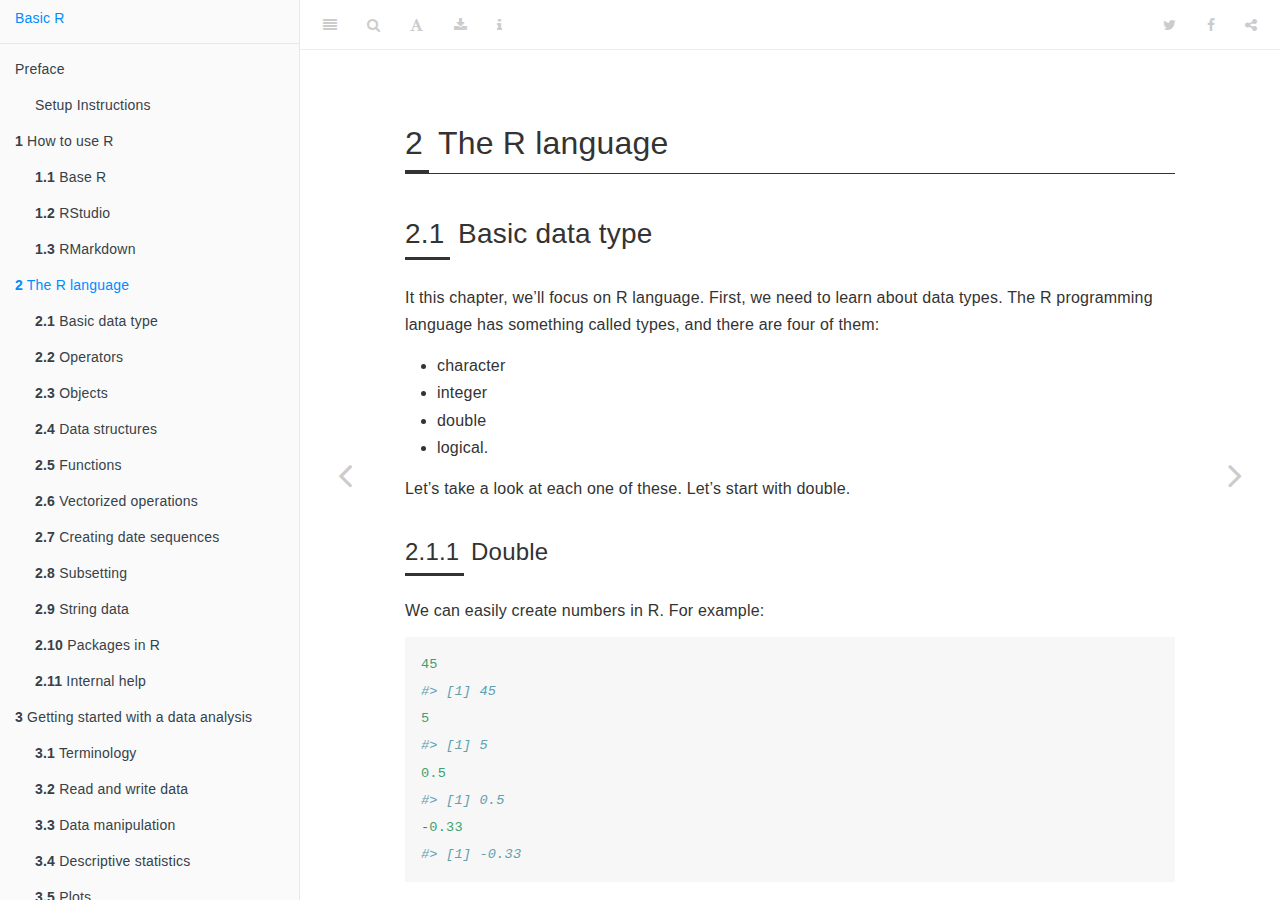
<file: docs/the-r-language.html>
<!DOCTYPE html>
<html lang="" xml:lang="">
<head>

  <meta charset="utf-8" />
  <meta http-equiv="X-UA-Compatible" content="IE=edge" />
  <title>2 The R language | Basic R</title>
  <meta name="description" content="Course materials for Basic R" />
  <meta name="generator" content="bookdown 0.21.6 and GitBook 2.6.7" />

  <meta property="og:title" content="2 The R language | Basic R" />
  <meta property="og:type" content="book" />
  
  
  <meta property="og:description" content="Course materials for Basic R" />
  <meta name="github-repo" content="abarik/basicr_2020_21_2" />

  <meta name="twitter:card" content="summary" />
  <meta name="twitter:title" content="2 The R language | Basic R" />
  
  <meta name="twitter:description" content="Course materials for Basic R" />
  

<meta name="author" content="Kálmán Abari" />



  <meta name="viewport" content="width=device-width, initial-scale=1" />
  <meta name="apple-mobile-web-app-capable" content="yes" />
  <meta name="apple-mobile-web-app-status-bar-style" content="black" />
  
  
<link rel="prev" href="how-to-use-r.html"/>
<link rel="next" href="getting-started-with-a-data-analysis.html"/>
<script src="libs/header-attrs/header-attrs.js"></script>
<script src="libs/jquery/jquery.min.js"></script>
<link href="libs/gitbook/css/style.css" rel="stylesheet" />
<link href="libs/gitbook/css/plugin-table.css" rel="stylesheet" />
<link href="libs/gitbook/css/plugin-bookdown.css" rel="stylesheet" />
<link href="libs/gitbook/css/plugin-highlight.css" rel="stylesheet" />
<link href="libs/gitbook/css/plugin-search.css" rel="stylesheet" />
<link href="libs/gitbook/css/plugin-fontsettings.css" rel="stylesheet" />
<link href="libs/gitbook/css/plugin-clipboard.css" rel="stylesheet" />









<link href="libs/anchor-sections/anchor-sections.css" rel="stylesheet" />
<script src="libs/anchor-sections/anchor-sections.js"></script>


<style type="text/css">
pre > code.sourceCode { white-space: pre; position: relative; }
pre > code.sourceCode > span { display: inline-block; line-height: 1.25; }
pre > code.sourceCode > span:empty { height: 1.2em; }
code.sourceCode > span { color: inherit; text-decoration: inherit; }
pre.sourceCode { margin: 0; }
@media screen {
div.sourceCode { overflow: auto; }
}
@media print {
pre > code.sourceCode { white-space: pre-wrap; }
pre > code.sourceCode > span { text-indent: -5em; padding-left: 5em; }
}
pre.numberSource code
  { counter-reset: source-line 0; }
pre.numberSource code > span
  { position: relative; left: -4em; counter-increment: source-line; }
pre.numberSource code > span > a:first-child::before
  { content: counter(source-line);
    position: relative; left: -1em; text-align: right; vertical-align: baseline;
    border: none; display: inline-block;
    -webkit-touch-callout: none; -webkit-user-select: none;
    -khtml-user-select: none; -moz-user-select: none;
    -ms-user-select: none; user-select: none;
    padding: 0 4px; width: 4em;
    color: #aaaaaa;
  }
pre.numberSource { margin-left: 3em; border-left: 1px solid #aaaaaa;  padding-left: 4px; }
div.sourceCode
  {   }
@media screen {
pre > code.sourceCode > span > a:first-child::before { text-decoration: underline; }
}
code span.al { color: #ff0000; font-weight: bold; } /* Alert */
code span.an { color: #60a0b0; font-weight: bold; font-style: italic; } /* Annotation */
code span.at { color: #7d9029; } /* Attribute */
code span.bn { color: #40a070; } /* BaseN */
code span.bu { } /* BuiltIn */
code span.cf { color: #007020; font-weight: bold; } /* ControlFlow */
code span.ch { color: #4070a0; } /* Char */
code span.cn { color: #880000; } /* Constant */
code span.co { color: #60a0b0; font-style: italic; } /* Comment */
code span.cv { color: #60a0b0; font-weight: bold; font-style: italic; } /* CommentVar */
code span.do { color: #ba2121; font-style: italic; } /* Documentation */
code span.dt { color: #902000; } /* DataType */
code span.dv { color: #40a070; } /* DecVal */
code span.er { color: #ff0000; font-weight: bold; } /* Error */
code span.ex { } /* Extension */
code span.fl { color: #40a070; } /* Float */
code span.fu { color: #06287e; } /* Function */
code span.im { } /* Import */
code span.in { color: #60a0b0; font-weight: bold; font-style: italic; } /* Information */
code span.kw { color: #007020; font-weight: bold; } /* Keyword */
code span.op { color: #666666; } /* Operator */
code span.ot { color: #007020; } /* Other */
code span.pp { color: #bc7a00; } /* Preprocessor */
code span.sc { color: #4070a0; } /* SpecialChar */
code span.ss { color: #bb6688; } /* SpecialString */
code span.st { color: #4070a0; } /* String */
code span.va { color: #19177c; } /* Variable */
code span.vs { color: #4070a0; } /* VerbatimString */
code span.wa { color: #60a0b0; font-weight: bold; font-style: italic; } /* Warning */
</style>

<style type="text/css">
/* Used with Pandoc 2.11+ new --citeproc when CSL is used */
div.csl-bib-body { }
div.csl-entry {
  clear: both;
}
.hanging div.csl-entry {
  margin-left:2em;
  text-indent:-2em;
}
div.csl-left-margin {
  min-width:2em;
  float:left;
}
div.csl-right-inline {
  margin-left:2em;
  padding-left:1em;
}
div.csl-indent {
  margin-left: 2em;
}
</style>

<link rel="stylesheet" href="style.css" type="text/css" />
</head>

<body>



  <div class="book without-animation with-summary font-size-2 font-family-1" data-basepath=".">

    <div class="book-summary">
      <nav role="navigation">

<ul class="summary">
<li><a href="./">Basic R</a></li>

<li class="divider"></li>
<li class="chapter" data-level="" data-path="index.html"><a href="index.html"><i class="fa fa-check"></i>Preface</a>
<ul>
<li class="chapter" data-level="" data-path="index.html"><a href="index.html#setup-instructions"><i class="fa fa-check"></i>Setup Instructions</a>
<ul>
<li class="chapter" data-level="" data-path="index.html"><a href="index.html#windows"><i class="fa fa-check"></i>Windows</a></li>
<li class="chapter" data-level="" data-path="index.html"><a href="index.html#macos"><i class="fa fa-check"></i>macOS</a></li>
<li class="chapter" data-level="" data-path="index.html"><a href="index.html#linux"><i class="fa fa-check"></i>Linux</a></li>
</ul></li>
</ul></li>
<li class="chapter" data-level="1" data-path="how-to-use-r.html"><a href="how-to-use-r.html"><i class="fa fa-check"></i><b>1</b> How to use R</a>
<ul>
<li class="chapter" data-level="1.1" data-path="how-to-use-r.html"><a href="how-to-use-r.html#base-r"><i class="fa fa-check"></i><b>1.1</b> Base R</a>
<ul>
<li class="chapter" data-level="1.1.1" data-path="how-to-use-r.html"><a href="how-to-use-r.html#console-of-base-r"><i class="fa fa-check"></i><b>1.1.1</b> Console of Base R</a></li>
<li class="chapter" data-level="1.1.2" data-path="how-to-use-r.html"><a href="how-to-use-r.html#rgui-on-windows"><i class="fa fa-check"></i><b>1.1.2</b> RGui on Windows</a></li>
</ul></li>
<li class="chapter" data-level="1.2" data-path="how-to-use-r.html"><a href="how-to-use-r.html#rstudio"><i class="fa fa-check"></i><b>1.2</b> RStudio</a>
<ul>
<li class="chapter" data-level="1.2.1" data-path="how-to-use-r.html"><a href="how-to-use-r.html#customization"><i class="fa fa-check"></i><b>1.2.1</b> Customization</a></li>
<li class="chapter" data-level="1.2.2" data-path="how-to-use-r.html"><a href="how-to-use-r.html#using-rstudio"><i class="fa fa-check"></i><b>1.2.2</b> Using RStudio</a></li>
<li class="chapter" data-level="1.2.3" data-path="how-to-use-r.html"><a href="how-to-use-r.html#how-to-start-an-r-project"><i class="fa fa-check"></i><b>1.2.3</b> How to start an R project</a></li>
<li class="chapter" data-level="1.2.4" data-path="how-to-use-r.html"><a href="how-to-use-r.html#organizing-your-working-directory"><i class="fa fa-check"></i><b>1.2.4</b> Organizing your working directory</a></li>
<li class="chapter" data-level="1.2.5" data-path="how-to-use-r.html"><a href="how-to-use-r.html#rstudio-console-and-command-prompt"><i class="fa fa-check"></i><b>1.2.5</b> RStudio Console and Command Prompt</a></li>
<li class="chapter" data-level="1.2.6" data-path="how-to-use-r.html"><a href="how-to-use-r.html#rstudio-script-editor"><i class="fa fa-check"></i><b>1.2.6</b> RStudio Script Editor</a></li>
</ul></li>
<li class="chapter" data-level="1.3" data-path="how-to-use-r.html"><a href="how-to-use-r.html#rmarkdown"><i class="fa fa-check"></i><b>1.3</b> RMarkdown</a>
<ul>
<li class="chapter" data-level="1.3.1" data-path="how-to-use-r.html"><a href="how-to-use-r.html#introduction"><i class="fa fa-check"></i><b>1.3.1</b> Introduction</a></li>
<li class="chapter" data-level="1.3.2" data-path="how-to-use-r.html"><a href="how-to-use-r.html#basic-structure-of-r-markdown"><i class="fa fa-check"></i><b>1.3.2</b> Basic Structure of R Markdown</a></li>
<li class="chapter" data-level="1.3.3" data-path="how-to-use-r.html"><a href="how-to-use-r.html#text-formatting-with-r-markdown"><i class="fa fa-check"></i><b>1.3.3</b> Text Formatting with R Markdown</a></li>
<li class="chapter" data-level="1.3.4" data-path="how-to-use-r.html"><a href="how-to-use-r.html#math-expressions"><i class="fa fa-check"></i><b>1.3.4</b> Math expressions</a></li>
</ul></li>
</ul></li>
<li class="chapter" data-level="2" data-path="the-r-language.html"><a href="the-r-language.html"><i class="fa fa-check"></i><b>2</b> The R language</a>
<ul>
<li class="chapter" data-level="2.1" data-path="the-r-language.html"><a href="the-r-language.html#basic-data-type"><i class="fa fa-check"></i><b>2.1</b> Basic data type</a>
<ul>
<li class="chapter" data-level="2.1.1" data-path="the-r-language.html"><a href="the-r-language.html#double"><i class="fa fa-check"></i><b>2.1.1</b> Double</a></li>
<li class="chapter" data-level="2.1.2" data-path="the-r-language.html"><a href="the-r-language.html#integer"><i class="fa fa-check"></i><b>2.1.2</b> Integer</a></li>
<li class="chapter" data-level="2.1.3" data-path="the-r-language.html"><a href="the-r-language.html#characters"><i class="fa fa-check"></i><b>2.1.3</b> Characters</a></li>
<li class="chapter" data-level="2.1.4" data-path="the-r-language.html"><a href="the-r-language.html#logical"><i class="fa fa-check"></i><b>2.1.4</b> Logical</a></li>
</ul></li>
<li class="chapter" data-level="2.2" data-path="the-r-language.html"><a href="the-r-language.html#operators"><i class="fa fa-check"></i><b>2.2</b> Operators</a>
<ul>
<li class="chapter" data-level="2.2.1" data-path="the-r-language.html"><a href="the-r-language.html#arithmetic-operators"><i class="fa fa-check"></i><b>2.2.1</b> Arithmetic operators</a></li>
<li class="chapter" data-level="2.2.2" data-path="the-r-language.html"><a href="the-r-language.html#logical-operators"><i class="fa fa-check"></i><b>2.2.2</b> Logical operators</a></li>
<li class="chapter" data-level="2.2.3" data-path="the-r-language.html"><a href="the-r-language.html#relational-operators"><i class="fa fa-check"></i><b>2.2.3</b> Relational operators</a></li>
<li class="chapter" data-level="2.2.4" data-path="the-r-language.html"><a href="the-r-language.html#assignment-operators"><i class="fa fa-check"></i><b>2.2.4</b> Assignment operators</a></li>
<li class="chapter" data-level="2.2.5" data-path="the-r-language.html"><a href="the-r-language.html#miscellaneous-operators"><i class="fa fa-check"></i><b>2.2.5</b> Miscellaneous operators</a></li>
<li class="chapter" data-level="2.2.6" data-path="the-r-language.html"><a href="the-r-language.html#operator-precedence-in-r"><i class="fa fa-check"></i><b>2.2.6</b> Operator Precedence in R</a></li>
<li class="chapter" data-level="2.2.7" data-path="the-r-language.html"><a href="the-r-language.html#binary-and-unary-operators"><i class="fa fa-check"></i><b>2.2.7</b> Binary and unary operators</a></li>
</ul></li>
<li class="chapter" data-level="2.3" data-path="the-r-language.html"><a href="the-r-language.html#objects"><i class="fa fa-check"></i><b>2.3</b> Objects</a>
<ul>
<li class="chapter" data-level="2.3.1" data-path="the-r-language.html"><a href="the-r-language.html#testing-the-type"><i class="fa fa-check"></i><b>2.3.1</b> Testing the type</a></li>
<li class="chapter" data-level="2.3.2" data-path="the-r-language.html"><a href="the-r-language.html#coercion"><i class="fa fa-check"></i><b>2.3.2</b> Coercion</a></li>
</ul></li>
<li class="chapter" data-level="2.4" data-path="the-r-language.html"><a href="the-r-language.html#data-structures"><i class="fa fa-check"></i><b>2.4</b> Data structures</a>
<ul>
<li class="chapter" data-level="2.4.1" data-path="the-r-language.html"><a href="the-r-language.html#vectors"><i class="fa fa-check"></i><b>2.4.1</b> Vectors</a></li>
<li class="chapter" data-level="2.4.2" data-path="the-r-language.html"><a href="the-r-language.html#factor"><i class="fa fa-check"></i><b>2.4.2</b> Factor</a></li>
<li class="chapter" data-level="2.4.3" data-path="the-r-language.html"><a href="the-r-language.html#matrix"><i class="fa fa-check"></i><b>2.4.3</b> Matrix</a></li>
<li class="chapter" data-level="2.4.4" data-path="the-r-language.html"><a href="the-r-language.html#array"><i class="fa fa-check"></i><b>2.4.4</b> Array</a></li>
<li class="chapter" data-level="2.4.5" data-path="the-r-language.html"><a href="the-r-language.html#list"><i class="fa fa-check"></i><b>2.4.5</b> List</a></li>
<li class="chapter" data-level="2.4.6" data-path="the-r-language.html"><a href="the-r-language.html#data-frame"><i class="fa fa-check"></i><b>2.4.6</b> Data frame</a></li>
</ul></li>
<li class="chapter" data-level="2.5" data-path="the-r-language.html"><a href="the-r-language.html#functions"><i class="fa fa-check"></i><b>2.5</b> Functions</a></li>
<li class="chapter" data-level="2.6" data-path="the-r-language.html"><a href="the-r-language.html#vectorized-operations"><i class="fa fa-check"></i><b>2.6</b> Vectorized operations</a></li>
<li class="chapter" data-level="2.7" data-path="the-r-language.html"><a href="the-r-language.html#creating-date-sequences"><i class="fa fa-check"></i><b>2.7</b> Creating date sequences</a>
<ul>
<li class="chapter" data-level="2.7.1" data-path="the-r-language.html"><a href="the-r-language.html#creating-a-sequence-of-numeric-values"><i class="fa fa-check"></i><b>2.7.1</b> Creating a sequence of numeric values</a></li>
<li class="chapter" data-level="2.7.2" data-path="the-r-language.html"><a href="the-r-language.html#creating-a-sequence-of-repeated-values"><i class="fa fa-check"></i><b>2.7.2</b> Creating a Sequence of Repeated Values</a></li>
<li class="chapter" data-level="2.7.3" data-path="the-r-language.html"><a href="the-r-language.html#sequential-names"><i class="fa fa-check"></i><b>2.7.3</b> Sequential names</a></li>
</ul></li>
<li class="chapter" data-level="2.8" data-path="the-r-language.html"><a href="the-r-language.html#subsetting"><i class="fa fa-check"></i><b>2.8</b> Subsetting</a>
<ul>
<li class="chapter" data-level="2.8.1" data-path="the-r-language.html"><a href="the-r-language.html#subsetting-vector"><i class="fa fa-check"></i><b>2.8.1</b> Subsetting vector</a></li>
<li class="chapter" data-level="2.8.2" data-path="the-r-language.html"><a href="the-r-language.html#subsetting-data-frames"><i class="fa fa-check"></i><b>2.8.2</b> Subsetting data frames</a></li>
</ul></li>
<li class="chapter" data-level="2.9" data-path="the-r-language.html"><a href="the-r-language.html#string-data"><i class="fa fa-check"></i><b>2.9</b> String data</a>
<ul>
<li class="chapter" data-level="2.9.1" data-path="the-r-language.html"><a href="the-r-language.html#simple-character-manipulation"><i class="fa fa-check"></i><b>2.9.1</b> Simple Character Manipulation</a></li>
<li class="chapter" data-level="2.9.2" data-path="the-r-language.html"><a href="the-r-language.html#searching-and-replacing"><i class="fa fa-check"></i><b>2.9.2</b> Searching and Replacing</a></li>
</ul></li>
<li class="chapter" data-level="2.10" data-path="the-r-language.html"><a href="the-r-language.html#packages-in-r"><i class="fa fa-check"></i><b>2.10</b> Packages in R</a>
<ul>
<li class="chapter" data-level="2.10.1" data-path="the-r-language.html"><a href="the-r-language.html#load-packages"><i class="fa fa-check"></i><b>2.10.1</b> Load packages</a></li>
<li class="chapter" data-level="2.10.2" data-path="the-r-language.html"><a href="the-r-language.html#install-packages"><i class="fa fa-check"></i><b>2.10.2</b> Install packages</a></li>
<li class="chapter" data-level="2.10.3" data-path="the-r-language.html"><a href="the-r-language.html#masking"><i class="fa fa-check"></i><b>2.10.3</b> Masking</a></li>
</ul></li>
<li class="chapter" data-level="2.11" data-path="the-r-language.html"><a href="the-r-language.html#internal-help"><i class="fa fa-check"></i><b>2.11</b> Internal help</a></li>
</ul></li>
<li class="chapter" data-level="3" data-path="getting-started-with-a-data-analysis.html"><a href="getting-started-with-a-data-analysis.html"><i class="fa fa-check"></i><b>3</b> Getting started with a data analysis</a>
<ul>
<li class="chapter" data-level="3.1" data-path="getting-started-with-a-data-analysis.html"><a href="getting-started-with-a-data-analysis.html#terminology"><i class="fa fa-check"></i><b>3.1</b> Terminology</a></li>
<li class="chapter" data-level="3.2" data-path="getting-started-with-a-data-analysis.html"><a href="getting-started-with-a-data-analysis.html#read-and-write-data"><i class="fa fa-check"></i><b>3.2</b> Read and write data</a>
<ul>
<li class="chapter" data-level="3.2.1" data-path="getting-started-with-a-data-analysis.html"><a href="getting-started-with-a-data-analysis.html#importing-data-from-a-delimited-text-file"><i class="fa fa-check"></i><b>3.2.1</b> Importing data from a delimited text file</a></li>
<li class="chapter" data-level="3.2.2" data-path="getting-started-with-a-data-analysis.html"><a href="getting-started-with-a-data-analysis.html#importing-data-from-excel"><i class="fa fa-check"></i><b>3.2.2</b> Importing data from Excel</a></li>
<li class="chapter" data-level="3.2.3" data-path="getting-started-with-a-data-analysis.html"><a href="getting-started-with-a-data-analysis.html#exporting-data-from-r"><i class="fa fa-check"></i><b>3.2.3</b> Exporting data from R</a></li>
</ul></li>
<li class="chapter" data-level="3.3" data-path="getting-started-with-a-data-analysis.html"><a href="getting-started-with-a-data-analysis.html#data-manipulation"><i class="fa fa-check"></i><b>3.3</b> Data manipulation</a>
<ul>
<li class="chapter" data-level="3.3.1" data-path="getting-started-with-a-data-analysis.html"><a href="getting-started-with-a-data-analysis.html#get-information"><i class="fa fa-check"></i><b>3.3.1</b> Get information</a></li>
<li class="chapter" data-level="3.3.2" data-path="getting-started-with-a-data-analysis.html"><a href="getting-started-with-a-data-analysis.html#data-type-conversions"><i class="fa fa-check"></i><b>3.3.2</b> Data type conversions</a></li>
<li class="chapter" data-level="3.3.3" data-path="getting-started-with-a-data-analysis.html"><a href="getting-started-with-a-data-analysis.html#transformation"><i class="fa fa-check"></i><b>3.3.3</b> Transformation</a></li>
<li class="chapter" data-level="3.3.4" data-path="getting-started-with-a-data-analysis.html"><a href="getting-started-with-a-data-analysis.html#identifying-and-treating-missing-values"><i class="fa fa-check"></i><b>3.3.4</b> Identifying and treating missing values</a></li>
<li class="chapter" data-level="3.3.5" data-path="getting-started-with-a-data-analysis.html"><a href="getting-started-with-a-data-analysis.html#numeric-to-factor"><i class="fa fa-check"></i><b>3.3.5</b> Numeric to factor</a></li>
</ul></li>
<li class="chapter" data-level="3.4" data-path="getting-started-with-a-data-analysis.html"><a href="getting-started-with-a-data-analysis.html#descriptive-statistics"><i class="fa fa-check"></i><b>3.4</b> Descriptive statistics</a>
<ul>
<li class="chapter" data-level="3.4.1" data-path="getting-started-with-a-data-analysis.html"><a href="getting-started-with-a-data-analysis.html#measurements"><i class="fa fa-check"></i><b>3.4.1</b> Measurements</a></li>
<li class="chapter" data-level="3.4.2" data-path="getting-started-with-a-data-analysis.html"><a href="getting-started-with-a-data-analysis.html#tables"><i class="fa fa-check"></i><b>3.4.2</b> Tables</a></li>
</ul></li>
<li class="chapter" data-level="3.5" data-path="getting-started-with-a-data-analysis.html"><a href="getting-started-with-a-data-analysis.html#plots"><i class="fa fa-check"></i><b>3.5</b> Plots</a>
<ul>
<li class="chapter" data-level="3.5.1" data-path="getting-started-with-a-data-analysis.html"><a href="getting-started-with-a-data-analysis.html#traditional-graphics"><i class="fa fa-check"></i><b>3.5.1</b> Traditional graphics</a></li>
<li class="chapter" data-level="3.5.2" data-path="getting-started-with-a-data-analysis.html"><a href="getting-started-with-a-data-analysis.html#ggplot2-graphics"><i class="fa fa-check"></i><b>3.5.2</b> ggplot2 graphics</a></li>
</ul></li>
</ul></li>
<li class="appendix"><span><b>Appendix</b></span></li>
<li class="chapter" data-level="A" data-path="recaps-in-1-minutes-or-less.html"><a href="recaps-in-1-minutes-or-less.html"><i class="fa fa-check"></i><b>A</b> Recaps in 1 minutes or less</a>
<ul>
<li class="chapter" data-level="A.1" data-path="recaps-in-1-minutes-or-less.html"><a href="recaps-in-1-minutes-or-less.html#possibilities-of-using-r"><i class="fa fa-check"></i><b>A.1</b> Possibilities of using R</a></li>
<li class="chapter" data-level="A.2" data-path="recaps-in-1-minutes-or-less.html"><a href="recaps-in-1-minutes-or-less.html#console-features-1"><i class="fa fa-check"></i><b>A.2</b> Console features</a></li>
<li class="chapter" data-level="A.3" data-path="recaps-in-1-minutes-or-less.html"><a href="recaps-in-1-minutes-or-less.html#advantages-of-script-editor-in-rstudio"><i class="fa fa-check"></i><b>A.3</b> Advantages of Script editor in RStudio</a></li>
<li class="chapter" data-level="A.4" data-path="recaps-in-1-minutes-or-less.html"><a href="recaps-in-1-minutes-or-less.html#useful-keyboard-shortcuts-in-rstudio"><i class="fa fa-check"></i><b>A.4</b> Useful keyboard shortcuts in RStudio</a></li>
<li class="chapter" data-level="A.5" data-path="recaps-in-1-minutes-or-less.html"><a href="recaps-in-1-minutes-or-less.html#base-types-in-r"><i class="fa fa-check"></i><b>A.5</b> Base types in R</a></li>
<li class="chapter" data-level="A.6" data-path="recaps-in-1-minutes-or-less.html"><a href="recaps-in-1-minutes-or-less.html#data-structures-1"><i class="fa fa-check"></i><b>A.6</b> Data structures</a></li>
<li class="chapter" data-level="A.7" data-path="recaps-in-1-minutes-or-less.html"><a href="recaps-in-1-minutes-or-less.html#operators-1"><i class="fa fa-check"></i><b>A.7</b> Operators</a></li>
<li class="chapter" data-level="A.8" data-path="recaps-in-1-minutes-or-less.html"><a href="recaps-in-1-minutes-or-less.html#maths-functions"><i class="fa fa-check"></i><b>A.8</b> Maths functions</a></li>
<li class="chapter" data-level="A.9" data-path="recaps-in-1-minutes-or-less.html"><a href="recaps-in-1-minutes-or-less.html#string-functions"><i class="fa fa-check"></i><b>A.9</b> String functions</a></li>
<li class="chapter" data-level="A.10" data-path="recaps-in-1-minutes-or-less.html"><a href="recaps-in-1-minutes-or-less.html#base-r-statistical-functions"><i class="fa fa-check"></i><b>A.10</b> Base R Statistical Functions</a></li>
<li class="chapter" data-level="A.11" data-path="recaps-in-1-minutes-or-less.html"><a href="recaps-in-1-minutes-or-less.html#regular-sequences"><i class="fa fa-check"></i><b>A.11</b> Regular sequences</a></li>
<li class="chapter" data-level="A.12" data-path="recaps-in-1-minutes-or-less.html"><a href="recaps-in-1-minutes-or-less.html#subsetting-1"><i class="fa fa-check"></i><b>A.12</b> Subsetting</a></li>
<li class="chapter" data-level="A.13" data-path="recaps-in-1-minutes-or-less.html"><a href="recaps-in-1-minutes-or-less.html#packages"><i class="fa fa-check"></i><b>A.13</b> Packages</a></li>
<li class="chapter" data-level="A.14" data-path="recaps-in-1-minutes-or-less.html"><a href="recaps-in-1-minutes-or-less.html#readingwriting-data-files"><i class="fa fa-check"></i><b>A.14</b> Reading/Writing data files</a></li>
<li class="chapter" data-level="A.15" data-path="recaps-in-1-minutes-or-less.html"><a href="recaps-in-1-minutes-or-less.html#filter"><i class="fa fa-check"></i><b>A.15</b> Filter</a></li>
<li class="chapter" data-level="A.16" data-path="recaps-in-1-minutes-or-less.html"><a href="recaps-in-1-minutes-or-less.html#sort"><i class="fa fa-check"></i><b>A.16</b> Sort</a></li>
<li class="chapter" data-level="A.17" data-path="recaps-in-1-minutes-or-less.html"><a href="recaps-in-1-minutes-or-less.html#data-type-conversion"><i class="fa fa-check"></i><b>A.17</b> Data type conversion</a></li>
<li class="chapter" data-level="A.18" data-path="recaps-in-1-minutes-or-less.html"><a href="recaps-in-1-minutes-or-less.html#transformation-1"><i class="fa fa-check"></i><b>A.18</b> Transformation</a></li>
<li class="chapter" data-level="A.19" data-path="recaps-in-1-minutes-or-less.html"><a href="recaps-in-1-minutes-or-less.html#descriptive-statistics-1"><i class="fa fa-check"></i><b>A.19</b> Descriptive statistics</a></li>
</ul></li>
<li class="chapter" data-level="B" data-path="terminology-1.html"><a href="terminology-1.html"><i class="fa fa-check"></i><b>B</b> Terminology</a>
<ul>
<li class="chapter" data-level="B.1" data-path="terminology-1.html"><a href="terminology-1.html#terms-in-statistics"><i class="fa fa-check"></i><b>B.1</b> Terms in Statistics</a></li>
<li class="chapter" data-level="B.2" data-path="terminology-1.html"><a href="terminology-1.html#terms-in-r"><i class="fa fa-check"></i><b>B.2</b> Terms in R</a></li>
<li class="chapter" data-level="B.3" data-path="terminology-1.html"><a href="terminology-1.html#terms-in-statistics-and-r"><i class="fa fa-check"></i><b>B.3</b> Terms in Statistics and R</a></li>
</ul></li>
<li class="chapter" data-level="C" data-path="miscellaneous.html"><a href="miscellaneous.html"><i class="fa fa-check"></i><b>C</b> Miscellaneous</a>
<ul>
<li class="chapter" data-level="C.1" data-path="miscellaneous.html"><a href="miscellaneous.html#rules-of-using-r"><i class="fa fa-check"></i><b>C.1</b> Rules of using R</a></li>
<li class="chapter" data-level="C.2" data-path="miscellaneous.html"><a href="miscellaneous.html#good-to-know"><i class="fa fa-check"></i><b>C.2</b> Good to know</a></li>
<li class="chapter" data-level="C.3" data-path="miscellaneous.html"><a href="miscellaneous.html#why-is-my-code-broken"><i class="fa fa-check"></i><b>C.3</b> Why is my code broken?</a></li>
<li class="chapter" data-level="C.4" data-path="miscellaneous.html"><a href="miscellaneous.html#other-resources"><i class="fa fa-check"></i><b>C.4</b> Other resources</a></li>
</ul></li>
<li class="chapter" data-level="" data-path="references.html"><a href="references.html"><i class="fa fa-check"></i>References</a></li>
<li class="divider"></li>
<li><a href="https://github.com/rstudio/bookdown" target="blank">Published with bookdown</a></li>

</ul>

      </nav>
    </div>

    <div class="book-body">
      <div class="body-inner">
        <div class="book-header" role="navigation">
          <h1>
            <i class="fa fa-circle-o-notch fa-spin"></i><a href="./">Basic R</a>
          </h1>
        </div>

        <div class="page-wrapper" tabindex="-1" role="main">
          <div class="page-inner">

            <section class="normal" id="section-">
<div id="the-r-language" class="section level1" number="2">
<h1><span class="header-section-number">2</span> The R language</h1>
<div id="basic-data-type" class="section level2" number="2.1">
<h2><span class="header-section-number">2.1</span> Basic data type</h2>
<p>It this chapter, we’ll focus on R language. First, we need to learn about data types. The R programming language has something called types, and there are four of them:</p>
<ul>
<li>character</li>
<li>integer</li>
<li>double</li>
<li>logical.</li>
</ul>
<p>Let’s take a look at each one of these. Let’s start with double.</p>
<div id="double" class="section level3" number="2.1.1">
<h3><span class="header-section-number">2.1.1</span> Double</h3>
<p>We can easily create numbers in R. For example:</p>
<div class="sourceCode" id="cb23"><pre class="sourceCode r"><code class="sourceCode r"><span id="cb23-1"><a href="the-r-language.html#cb23-1" aria-hidden="true" tabindex="-1"></a><span class="dv">45</span></span>
<span id="cb23-2"><a href="the-r-language.html#cb23-2" aria-hidden="true" tabindex="-1"></a><span class="co">#&gt; [1] 45</span></span>
<span id="cb23-3"><a href="the-r-language.html#cb23-3" aria-hidden="true" tabindex="-1"></a><span class="dv">5</span></span>
<span id="cb23-4"><a href="the-r-language.html#cb23-4" aria-hidden="true" tabindex="-1"></a><span class="co">#&gt; [1] 5</span></span>
<span id="cb23-5"><a href="the-r-language.html#cb23-5" aria-hidden="true" tabindex="-1"></a><span class="fl">0.5</span></span>
<span id="cb23-6"><a href="the-r-language.html#cb23-6" aria-hidden="true" tabindex="-1"></a><span class="co">#&gt; [1] 0.5</span></span>
<span id="cb23-7"><a href="the-r-language.html#cb23-7" aria-hidden="true" tabindex="-1"></a><span class="sc">-</span><span class="fl">0.33</span></span>
<span id="cb23-8"><a href="the-r-language.html#cb23-8" aria-hidden="true" tabindex="-1"></a><span class="co">#&gt; [1] -0.33</span></span></code></pre></div>
<p>We can execute these lines, these are simple commands, more precisely numerical <em>constants</em>. These elements of R language have a fix value. We can’t change the value of a constant. The <code>0.5</code> means 0.5. So executing of <code>0.5</code> five we get 0.5 in R console. Decimals omitting the leading zero are acceptable, we can write <code>.5</code>. It means 0.5. So, we can get a tricky form of a number for example <code>-.5</code>, which means -0.5. You can check this out executing these lines.</p>
<div class="sourceCode" id="cb24"><pre class="sourceCode r"><code class="sourceCode r"><span id="cb24-1"><a href="the-r-language.html#cb24-1" aria-hidden="true" tabindex="-1"></a><span class="sc">-</span>.<span class="dv">5</span></span>
<span id="cb24-2"><a href="the-r-language.html#cb24-2" aria-hidden="true" tabindex="-1"></a><span class="co">#&gt; [1] -0.5</span></span></code></pre></div>
<p>We are going to move on to discuss the exponential format of numbers. This is the scientific notation, where the number after ‘e’ gives the powers of ten. For example <code>4e2</code> means 400, because 4 multiplied by 10 squared is 400 (4 multiplied by 10 the power of 2).</p>
<div class="sourceCode" id="cb25"><pre class="sourceCode r"><code class="sourceCode r"><span id="cb25-1"><a href="the-r-language.html#cb25-1" aria-hidden="true" tabindex="-1"></a><span class="fl">4e2</span></span>
<span id="cb25-2"><a href="the-r-language.html#cb25-2" aria-hidden="true" tabindex="-1"></a><span class="co">#&gt; [1] 400</span></span></code></pre></div>
<p>Generally, we use plus-minus sign before the power, for example <code>4e+3</code>, which value is 4000, <code>4.2e+3</code> means 4200, and <code>4.2e-3</code> means 0.0042. In this case, we have to divide by 10 cubed (10 to the power of 3), or multiplied by ten to the power of -3.</p>
<div class="sourceCode" id="cb26"><pre class="sourceCode r"><code class="sourceCode r"><span id="cb26-1"><a href="the-r-language.html#cb26-1" aria-hidden="true" tabindex="-1"></a><span class="fl">4e+3</span></span>
<span id="cb26-2"><a href="the-r-language.html#cb26-2" aria-hidden="true" tabindex="-1"></a><span class="co">#&gt; [1] 4000</span></span>
<span id="cb26-3"><a href="the-r-language.html#cb26-3" aria-hidden="true" tabindex="-1"></a><span class="fl">4.2e+3</span></span>
<span id="cb26-4"><a href="the-r-language.html#cb26-4" aria-hidden="true" tabindex="-1"></a><span class="co">#&gt; [1] 4200</span></span>
<span id="cb26-5"><a href="the-r-language.html#cb26-5" aria-hidden="true" tabindex="-1"></a><span class="fl">4.2e-3</span></span>
<span id="cb26-6"><a href="the-r-language.html#cb26-6" aria-hidden="true" tabindex="-1"></a><span class="co">#&gt; [1] 0.0042</span></span></code></pre></div>
<p>The last format of numbers is the hexadecimal. For example after ’0x’ prefix, we can type <code>0xfe3</code> which means 4067.</p>
<div class="sourceCode" id="cb27"><pre class="sourceCode r"><code class="sourceCode r"><span id="cb27-1"><a href="the-r-language.html#cb27-1" aria-hidden="true" tabindex="-1"></a><span class="dv">0xfe3</span></span>
<span id="cb27-2"><a href="the-r-language.html#cb27-2" aria-hidden="true" tabindex="-1"></a><span class="co">#&gt; [1] 4067</span></span></code></pre></div>
<p>The hexadecimal numbering system uses 16 as the base (as opposed to ten), so in this system we have 16 digits to represent numbers. The symbols “0”–“9” to represent values 0 to 9, and “A”-“F” (or alternatively “a”-“f”) to represent values 10 to 15.</p>
<p>We use hexadecimal at most, when we specify a color. For example:</p>
<div class="sourceCode" id="cb28"><pre class="sourceCode r"><code class="sourceCode r"><span id="cb28-1"><a href="the-r-language.html#cb28-1" aria-hidden="true" tabindex="-1"></a><span class="fu">plot</span>(<span class="dv">1</span>, <span class="at">col=</span><span class="st">&quot;#ee0000&quot;</span>, <span class="at">pch=</span><span class="dv">16</span>, <span class="at">cex=</span><span class="dv">8</span>)</span></code></pre></div>
<p><img src="02_The_R_language_files/figure-html/unnamed-chunk-7-1.png" width="2100" /></p>
<p>This command creates a plot (graph), with only one point coloured by red. A hexadecimal color is specified with a <code>#</code> and 2 digits for red, to digits for green and two digits for blue (#RRGGBB). RR (red), GG (green) and BB (blue) are hexadecimal integers between 00 and FF specifying the intensity of the colour. For example, <code>#0000FF</code> is displayed as blue, because the blue component is set to its highest value (FF) and the others are set to 00.</p>
</div>
<div id="integer" class="section level3" number="2.1.2">
<h3><span class="header-section-number">2.1.2</span> Integer</h3>
<p>The next number type is the integer. Integer means the whole numbers, For example 4, 42 or -12. But in R we have to use the capital <code>L</code> suffix. <code>L</code> just indicates that this is a long, it’s an internal storage type. It is a way to represent natural numbers like 1 and 2. Integers arise from counting, in most cases.</p>
<div class="sourceCode" id="cb29"><pre class="sourceCode r"><code class="sourceCode r"><span id="cb29-1"><a href="the-r-language.html#cb29-1" aria-hidden="true" tabindex="-1"></a>4L</span>
<span id="cb29-2"><a href="the-r-language.html#cb29-2" aria-hidden="true" tabindex="-1"></a><span class="co">#&gt; [1] 4</span></span>
<span id="cb29-3"><a href="the-r-language.html#cb29-3" aria-hidden="true" tabindex="-1"></a>42L</span>
<span id="cb29-4"><a href="the-r-language.html#cb29-4" aria-hidden="true" tabindex="-1"></a><span class="co">#&gt; [1] 42</span></span>
<span id="cb29-5"><a href="the-r-language.html#cb29-5" aria-hidden="true" tabindex="-1"></a><span class="sc">-</span>12L</span>
<span id="cb29-6"><a href="the-r-language.html#cb29-6" aria-hidden="true" tabindex="-1"></a><span class="co">#&gt; [1] -12</span></span></code></pre></div>
<p>To sum it up, decimal values like <code>4.5</code> and whole numbers without <code>L</code> suffix are double in R. Whole numbers with <code>L</code> suffix are integers in R. Both double and integer are numerics.
Let’s try something. Type in 2 and 2L, and execute them. You don’t see the difference between the double 2 and the integer 2 from the output.</p>
<div class="sourceCode" id="cb30"><pre class="sourceCode r"><code class="sourceCode r"><span id="cb30-1"><a href="the-r-language.html#cb30-1" aria-hidden="true" tabindex="-1"></a><span class="dv">2</span></span>
<span id="cb30-2"><a href="the-r-language.html#cb30-2" aria-hidden="true" tabindex="-1"></a><span class="co">#&gt; [1] 2</span></span>
<span id="cb30-3"><a href="the-r-language.html#cb30-3" aria-hidden="true" tabindex="-1"></a>2L</span>
<span id="cb30-4"><a href="the-r-language.html#cb30-4" aria-hidden="true" tabindex="-1"></a><span class="co">#&gt; [1] 2</span></span></code></pre></div>
<p>However, there are two functions that reveal the difference. The <code>typeof()</code> and <code>class()</code> functions return almost the same values, the types of the data. Notice, the <code>class()</code> function with double argument returns <code>"numeric"</code>.</p>
<div class="sourceCode" id="cb31"><pre class="sourceCode r"><code class="sourceCode r"><span id="cb31-1"><a href="the-r-language.html#cb31-1" aria-hidden="true" tabindex="-1"></a><span class="fu">typeof</span>(<span class="dv">2</span>)</span>
<span id="cb31-2"><a href="the-r-language.html#cb31-2" aria-hidden="true" tabindex="-1"></a><span class="co">#&gt; [1] &quot;double&quot;</span></span>
<span id="cb31-3"><a href="the-r-language.html#cb31-3" aria-hidden="true" tabindex="-1"></a><span class="fu">typeof</span>(2L)</span>
<span id="cb31-4"><a href="the-r-language.html#cb31-4" aria-hidden="true" tabindex="-1"></a><span class="co">#&gt; [1] &quot;integer&quot;</span></span>
<span id="cb31-5"><a href="the-r-language.html#cb31-5" aria-hidden="true" tabindex="-1"></a><span class="fu">class</span>(<span class="dv">2</span>)</span>
<span id="cb31-6"><a href="the-r-language.html#cb31-6" aria-hidden="true" tabindex="-1"></a><span class="co">#&gt; [1] &quot;numeric&quot;</span></span>
<span id="cb31-7"><a href="the-r-language.html#cb31-7" aria-hidden="true" tabindex="-1"></a><span class="fu">class</span>(2L)</span>
<span id="cb31-8"><a href="the-r-language.html#cb31-8" aria-hidden="true" tabindex="-1"></a><span class="co">#&gt; [1] &quot;integer&quot;</span></span></code></pre></div>
<p>Of course, we can try these functions with decimal values.</p>
<div class="sourceCode" id="cb32"><pre class="sourceCode r"><code class="sourceCode r"><span id="cb32-1"><a href="the-r-language.html#cb32-1" aria-hidden="true" tabindex="-1"></a><span class="fu">typeof</span>(<span class="fl">2.4</span>)</span>
<span id="cb32-2"><a href="the-r-language.html#cb32-2" aria-hidden="true" tabindex="-1"></a><span class="co">#&gt; [1] &quot;double&quot;</span></span>
<span id="cb32-3"><a href="the-r-language.html#cb32-3" aria-hidden="true" tabindex="-1"></a><span class="fu">class</span>(<span class="fl">2.4</span>)</span>
<span id="cb32-4"><a href="the-r-language.html#cb32-4" aria-hidden="true" tabindex="-1"></a><span class="co">#&gt; [1] &quot;numeric&quot;</span></span></code></pre></div>
</div>
<div id="characters" class="section level3" number="2.1.3">
<h3><span class="header-section-number">2.1.3</span> Characters</h3>
<p>Text (or string) values are called characters in R. For example type in some text inside quote marks.</p>
<div class="sourceCode" id="cb33"><pre class="sourceCode r"><code class="sourceCode r"><span id="cb33-1"><a href="the-r-language.html#cb33-1" aria-hidden="true" tabindex="-1"></a><span class="st">&quot;some text&quot;</span></span>
<span id="cb33-2"><a href="the-r-language.html#cb33-2" aria-hidden="true" tabindex="-1"></a><span class="co">#&gt; [1] &quot;some text&quot;</span></span>
<span id="cb33-3"><a href="the-r-language.html#cb33-3" aria-hidden="true" tabindex="-1"></a><span class="st">&#39;Dobó, István&#39;</span></span>
<span id="cb33-4"><a href="the-r-language.html#cb33-4" aria-hidden="true" tabindex="-1"></a><span class="co">#&gt; [1] &quot;Dobó, István&quot;</span></span>
<span id="cb33-5"><a href="the-r-language.html#cb33-5" aria-hidden="true" tabindex="-1"></a><span class="st">&quot; sldjf odiuoiuoiu657676876987876875  32 23sdcsd)(/=(/%&quot;</span></span>
<span id="cb33-6"><a href="the-r-language.html#cb33-6" aria-hidden="true" tabindex="-1"></a><span class="co">#&gt; [1] &quot; sldjf odiuoiuoiu657676876987876875  32 23sdcsd)(/=(/%&quot;</span></span></code></pre></div>
<p>Note how the quotation marks in the editor indicate that <code>"some text"</code> is a string. Syntax highlighting also helps you to identify string values. It may also be noted that autocompletion is also working. We typed in only one quote mark, the second one appeared automatically. We can use double quote mark (<code>"</code>) and single quote mark (<code>'</code>), but the opening and the closing quote marks need to match. If we start with single quotation mark, we have to finish with single one. If we start with double quotation mark, we have to finish with double one.</p>
<p>We can use any characters inside quotation marks, except surrounding quotation marks.</p>
<p>Let’s check out the <code>typeof()</code> and <code>class()</code> function with character data. They return <code>"character"</code>.</p>
<div class="sourceCode" id="cb34"><pre class="sourceCode r"><code class="sourceCode r"><span id="cb34-1"><a href="the-r-language.html#cb34-1" aria-hidden="true" tabindex="-1"></a><span class="fu">typeof</span>(<span class="st">&quot;Friday&quot;</span>)</span>
<span id="cb34-2"><a href="the-r-language.html#cb34-2" aria-hidden="true" tabindex="-1"></a><span class="co">#&gt; [1] &quot;character&quot;</span></span>
<span id="cb34-3"><a href="the-r-language.html#cb34-3" aria-hidden="true" tabindex="-1"></a><span class="fu">class</span>(<span class="st">&quot;Friday&quot;</span>)</span>
<span id="cb34-4"><a href="the-r-language.html#cb34-4" aria-hidden="true" tabindex="-1"></a><span class="co">#&gt; [1] &quot;character&quot;</span></span></code></pre></div>
</div>
<div id="logical" class="section level3" number="2.1.4">
<h3><span class="header-section-number">2.1.4</span> Logical</h3>
<p>The last data types is the logical. Boolean values (TRUE or FALSE) are called logical in R. Let’s head over to the script window and start with <code>TRUE</code>, in capital letters. <code>TRUE</code> is a logical. Logical constants can be either <code>TRUE</code> or <code>FALSE</code>.</p>
<div class="sourceCode" id="cb35"><pre class="sourceCode r"><code class="sourceCode r"><span id="cb35-1"><a href="the-r-language.html#cb35-1" aria-hidden="true" tabindex="-1"></a><span class="cn">TRUE</span></span>
<span id="cb35-2"><a href="the-r-language.html#cb35-2" aria-hidden="true" tabindex="-1"></a><span class="co">#&gt; [1] TRUE</span></span>
<span id="cb35-3"><a href="the-r-language.html#cb35-3" aria-hidden="true" tabindex="-1"></a><span class="cn">FALSE</span></span>
<span id="cb35-4"><a href="the-r-language.html#cb35-4" aria-hidden="true" tabindex="-1"></a><span class="co">#&gt; [1] FALSE</span></span></code></pre></div>
<p><code>TRUE</code> and <code>FALSE</code> can be abbreviated to <code>T</code> and <code>F</code> respectively. However, I want to strongly encourage you to use the full versions, <code>TRUE</code> and <code>FALSE</code>.</p>
<div class="sourceCode" id="cb36"><pre class="sourceCode r"><code class="sourceCode r"><span id="cb36-1"><a href="the-r-language.html#cb36-1" aria-hidden="true" tabindex="-1"></a>T</span>
<span id="cb36-2"><a href="the-r-language.html#cb36-2" aria-hidden="true" tabindex="-1"></a><span class="co">#&gt; [1] TRUE</span></span>
<span id="cb36-3"><a href="the-r-language.html#cb36-3" aria-hidden="true" tabindex="-1"></a>F</span>
<span id="cb36-4"><a href="the-r-language.html#cb36-4" aria-hidden="true" tabindex="-1"></a><span class="co">#&gt; [1] FALSE</span></span></code></pre></div>
<p>Finally, we can check out the type these logical values.</p>
<div class="sourceCode" id="cb37"><pre class="sourceCode r"><code class="sourceCode r"><span id="cb37-1"><a href="the-r-language.html#cb37-1" aria-hidden="true" tabindex="-1"></a><span class="fu">typeof</span>(<span class="cn">TRUE</span>)</span>
<span id="cb37-2"><a href="the-r-language.html#cb37-2" aria-hidden="true" tabindex="-1"></a><span class="co">#&gt; [1] &quot;logical&quot;</span></span>
<span id="cb37-3"><a href="the-r-language.html#cb37-3" aria-hidden="true" tabindex="-1"></a><span class="fu">class</span>(F)</span>
<span id="cb37-4"><a href="the-r-language.html#cb37-4" aria-hidden="true" tabindex="-1"></a><span class="co">#&gt; [1] &quot;logical&quot;</span></span></code></pre></div>
<p>Note, we did not use quotation marks in logical vales. If we use them, we will get character vales. For example:</p>
<div class="sourceCode" id="cb38"><pre class="sourceCode r"><code class="sourceCode r"><span id="cb38-1"><a href="the-r-language.html#cb38-1" aria-hidden="true" tabindex="-1"></a><span class="fu">typeof</span>(<span class="st">&quot;TRUE&quot;</span>)</span>
<span id="cb38-2"><a href="the-r-language.html#cb38-2" aria-hidden="true" tabindex="-1"></a><span class="co">#&gt; [1] &quot;character&quot;</span></span></code></pre></div>
<p>To sum it up, R works with numerous data types. Some of the most basic types are double, integer, character and logical. We learned how to write <code>constants</code> in R. There are two functions <code>typeof()</code> and <code>class()</code> with which we can check out constants’ type.</p>
</div>
</div>
<div id="operators" class="section level2" number="2.2">
<h2><span class="header-section-number">2.2</span> Operators</h2>
<div id="arithmetic-operators" class="section level3" number="2.2.1">
<h3><span class="header-section-number">2.2.1</span> Arithmetic operators</h3>
<p>In its most basic form, R can be used as a simple calculator. We can use the following arithmetic operators:</p>
<ul>
<li>Addition</li>
<li>Subtraction</li>
<li>Multiplication</li>
<li>Division</li>
<li>Exponentiation.</li>
</ul>
<p>Let’s put a basic addition, subtraction, multiplication, division and an extra expression, an exponentiation into our editor window. We use plus (<code>+</code>), minus (<code>-</code>), asterisk (<code>*</code>), slash (<code>/</code>) and double asterisks (<code>**</code>) or hat symbols (<code>^</code>). Double asterisk <code>**</code> behaves exactly like <code>^</code> (hat, caret), these are to-the-power-of, exponent operators.</p>
<div class="sourceCode" id="cb39"><pre class="sourceCode r"><code class="sourceCode r"><span id="cb39-1"><a href="the-r-language.html#cb39-1" aria-hidden="true" tabindex="-1"></a><span class="fl">34.1</span> <span class="sc">+</span> <span class="fl">2e4</span> <span class="co"># Addition</span></span>
<span id="cb39-2"><a href="the-r-language.html#cb39-2" aria-hidden="true" tabindex="-1"></a><span class="co">#&gt; [1] 20034.1</span></span>
<span id="cb39-3"><a href="the-r-language.html#cb39-3" aria-hidden="true" tabindex="-1"></a><span class="dv">0xe4</span> <span class="sc">-</span> <span class="dv">23</span>  <span class="co"># Subtraction</span></span>
<span id="cb39-4"><a href="the-r-language.html#cb39-4" aria-hidden="true" tabindex="-1"></a><span class="co">#&gt; [1] 205</span></span>
<span id="cb39-5"><a href="the-r-language.html#cb39-5" aria-hidden="true" tabindex="-1"></a><span class="dv">23</span> <span class="sc">*</span> <span class="dv">45000</span> <span class="co"># Multiplication</span></span>
<span id="cb39-6"><a href="the-r-language.html#cb39-6" aria-hidden="true" tabindex="-1"></a><span class="co">#&gt; [1] 1035000</span></span>
<span id="cb39-7"><a href="the-r-language.html#cb39-7" aria-hidden="true" tabindex="-1"></a><span class="dv">23</span><span class="sc">/</span><span class="dv">12</span>      <span class="co"># Division</span></span>
<span id="cb39-8"><a href="the-r-language.html#cb39-8" aria-hidden="true" tabindex="-1"></a><span class="co">#&gt; [1] 1.916667</span></span>
<span id="cb39-9"><a href="the-r-language.html#cb39-9" aria-hidden="true" tabindex="-1"></a><span class="dv">23</span> <span class="sc">**</span> <span class="dv">12</span>   <span class="co"># Exponentiation</span></span>
<span id="cb39-10"><a href="the-r-language.html#cb39-10" aria-hidden="true" tabindex="-1"></a><span class="co">#&gt; [1] 2.191462e+16</span></span>
<span id="cb39-11"><a href="the-r-language.html#cb39-11" aria-hidden="true" tabindex="-1"></a><span class="dv">23</span> <span class="sc">^</span> <span class="dv">12</span>    <span class="co"># Exponentiation</span></span>
<span id="cb39-12"><a href="the-r-language.html#cb39-12" aria-hidden="true" tabindex="-1"></a><span class="co">#&gt; [1] 2.191462e+16</span></span></code></pre></div>
<p>Additionally, the modulo (<code>%%</code>) returns the remainder of the division of the number to the left by the number on its right, for example 5 modulo 3 or <code>5 %% 3</code> is 2.</p>
<div class="sourceCode" id="cb40"><pre class="sourceCode r"><code class="sourceCode r"><span id="cb40-1"><a href="the-r-language.html#cb40-1" aria-hidden="true" tabindex="-1"></a><span class="dv">5</span> <span class="sc">%%</span> <span class="dv">3</span>   <span class="co"># modulo: remainder of 5 divided by 3 </span></span>
<span id="cb40-2"><a href="the-r-language.html#cb40-2" aria-hidden="true" tabindex="-1"></a><span class="co">#&gt; [1] 2</span></span></code></pre></div>
<p>The integer division <code>x %/% y</code> x divided by y but rounded down.</p>
<div class="sourceCode" id="cb41"><pre class="sourceCode r"><code class="sourceCode r"><span id="cb41-1"><a href="the-r-language.html#cb41-1" aria-hidden="true" tabindex="-1"></a><span class="dv">7</span> <span class="sc">%/%</span> <span class="dv">3</span>   <span class="co"># integer division</span></span>
<span id="cb41-2"><a href="the-r-language.html#cb41-2" aria-hidden="true" tabindex="-1"></a><span class="co">#&gt; [1] 2</span></span></code></pre></div>
</div>
<div id="logical-operators" class="section level3" number="2.2.2">
<h3><span class="header-section-number">2.2.2</span> Logical operators</h3>
<p>R uses standard logical notation for OR and AND, and NOT. First of all, the exclamation mark (<code>!</code>) stands for NOT. So if I type in <code>!TRUE</code>, I’ll get false. Or surprisingly if I type in <code>!FALSE</code> I’ll get true. It just inverts the value.</p>
<p>The ampersand (<code>&amp;</code>) is for AND. So I can type in <code>TRUE &amp; TRUE</code>, which means if true and true then I get true. If I type in <code>TRUE &amp; FALSE</code> then I’ll receive false because both arguments have to be true in order for the result to be true.</p>
<p>Let’s talk about the pipeline symbol (<code>|</code>). The pipeline symbol means OR. So in this case I can type in <code>TRUE | TRUE</code> and I’m going to get back true. If I type in <code>TRUE | FALSE</code>, I’ll get back true because for OR it is enough for only one value to be true to evaluate it as true.</p>
<div class="sourceCode" id="cb42"><pre class="sourceCode r"><code class="sourceCode r"><span id="cb42-1"><a href="the-r-language.html#cb42-1" aria-hidden="true" tabindex="-1"></a><span class="sc">!</span><span class="cn">TRUE</span></span>
<span id="cb42-2"><a href="the-r-language.html#cb42-2" aria-hidden="true" tabindex="-1"></a><span class="co">#&gt; [1] FALSE</span></span>
<span id="cb42-3"><a href="the-r-language.html#cb42-3" aria-hidden="true" tabindex="-1"></a><span class="sc">!</span><span class="cn">FALSE</span></span>
<span id="cb42-4"><a href="the-r-language.html#cb42-4" aria-hidden="true" tabindex="-1"></a><span class="co">#&gt; [1] TRUE</span></span>
<span id="cb42-5"><a href="the-r-language.html#cb42-5" aria-hidden="true" tabindex="-1"></a><span class="cn">TRUE</span> <span class="sc">&amp;</span> <span class="cn">TRUE</span></span>
<span id="cb42-6"><a href="the-r-language.html#cb42-6" aria-hidden="true" tabindex="-1"></a><span class="co">#&gt; [1] TRUE</span></span>
<span id="cb42-7"><a href="the-r-language.html#cb42-7" aria-hidden="true" tabindex="-1"></a><span class="cn">TRUE</span> <span class="sc">&amp;</span> <span class="cn">FALSE</span></span>
<span id="cb42-8"><a href="the-r-language.html#cb42-8" aria-hidden="true" tabindex="-1"></a><span class="co">#&gt; [1] FALSE</span></span>
<span id="cb42-9"><a href="the-r-language.html#cb42-9" aria-hidden="true" tabindex="-1"></a><span class="cn">TRUE</span> <span class="sc">|</span> <span class="cn">TRUE</span></span>
<span id="cb42-10"><a href="the-r-language.html#cb42-10" aria-hidden="true" tabindex="-1"></a><span class="co">#&gt; [1] TRUE</span></span>
<span id="cb42-11"><a href="the-r-language.html#cb42-11" aria-hidden="true" tabindex="-1"></a><span class="cn">TRUE</span> <span class="sc">|</span> <span class="cn">FALSE</span></span>
<span id="cb42-12"><a href="the-r-language.html#cb42-12" aria-hidden="true" tabindex="-1"></a><span class="co">#&gt; [1] TRUE</span></span></code></pre></div>
</div>
<div id="relational-operators" class="section level3" number="2.2.3">
<h3><span class="header-section-number">2.2.3</span> Relational operators</h3>
<p>Relational operators are used to compare between values. Here is a list of relational operators available in R.</p>
<table style="width:53%;">
<colgroup>
<col width="16%" />
<col width="36%" />
</colgroup>
<thead>
<tr class="header">
<th>Operator</th>
<th>Description</th>
</tr>
</thead>
<tbody>
<tr class="odd">
<td><code>&lt;</code></td>
<td>Less than</td>
</tr>
<tr class="even">
<td><code>&gt;</code></td>
<td>Greater than</td>
</tr>
<tr class="odd">
<td><code>&lt;=</code></td>
<td>Less than or equal to</td>
</tr>
<tr class="even">
<td><code>&gt;=</code></td>
<td>Greater than or equal to</td>
</tr>
<tr class="odd">
<td><code>==</code></td>
<td>Equal to</td>
</tr>
<tr class="even">
<td><code>!=</code></td>
<td>Not equal to</td>
</tr>
</tbody>
</table>
<div class="sourceCode" id="cb43"><pre class="sourceCode r"><code class="sourceCode r"><span id="cb43-1"><a href="the-r-language.html#cb43-1" aria-hidden="true" tabindex="-1"></a><span class="dv">2</span> <span class="sc">&lt;</span> <span class="fl">2.3</span></span>
<span id="cb43-2"><a href="the-r-language.html#cb43-2" aria-hidden="true" tabindex="-1"></a><span class="co">#&gt; [1] TRUE</span></span>
<span id="cb43-3"><a href="the-r-language.html#cb43-3" aria-hidden="true" tabindex="-1"></a><span class="dv">2</span> <span class="sc">&lt;=</span> <span class="fl">2.3</span></span>
<span id="cb43-4"><a href="the-r-language.html#cb43-4" aria-hidden="true" tabindex="-1"></a><span class="co">#&gt; [1] TRUE</span></span>
<span id="cb43-5"><a href="the-r-language.html#cb43-5" aria-hidden="true" tabindex="-1"></a><span class="dv">2</span> <span class="sc">&gt;</span> <span class="fl">2.3</span></span>
<span id="cb43-6"><a href="the-r-language.html#cb43-6" aria-hidden="true" tabindex="-1"></a><span class="co">#&gt; [1] FALSE</span></span>
<span id="cb43-7"><a href="the-r-language.html#cb43-7" aria-hidden="true" tabindex="-1"></a><span class="dv">2</span> <span class="sc">&gt;=</span> <span class="fl">2.3</span></span>
<span id="cb43-8"><a href="the-r-language.html#cb43-8" aria-hidden="true" tabindex="-1"></a><span class="co">#&gt; [1] FALSE</span></span>
<span id="cb43-9"><a href="the-r-language.html#cb43-9" aria-hidden="true" tabindex="-1"></a><span class="dv">2</span> <span class="sc">==</span> <span class="fl">2.3</span></span>
<span id="cb43-10"><a href="the-r-language.html#cb43-10" aria-hidden="true" tabindex="-1"></a><span class="co">#&gt; [1] FALSE</span></span>
<span id="cb43-11"><a href="the-r-language.html#cb43-11" aria-hidden="true" tabindex="-1"></a><span class="dv">2</span> <span class="sc">!=</span> <span class="fl">2.3</span></span>
<span id="cb43-12"><a href="the-r-language.html#cb43-12" aria-hidden="true" tabindex="-1"></a><span class="co">#&gt; [1] TRUE</span></span>
<span id="cb43-13"><a href="the-r-language.html#cb43-13" aria-hidden="true" tabindex="-1"></a></span>
<span id="cb43-14"><a href="the-r-language.html#cb43-14" aria-hidden="true" tabindex="-1"></a><span class="st">&quot;apple&quot;</span> <span class="sc">==</span> <span class="st">&quot;Apple&quot;</span></span>
<span id="cb43-15"><a href="the-r-language.html#cb43-15" aria-hidden="true" tabindex="-1"></a><span class="co">#&gt; [1] FALSE</span></span>
<span id="cb43-16"><a href="the-r-language.html#cb43-16" aria-hidden="true" tabindex="-1"></a><span class="st">&quot;apple&quot;</span> <span class="sc">!=</span> <span class="st">&quot;Apple&quot;</span></span>
<span id="cb43-17"><a href="the-r-language.html#cb43-17" aria-hidden="true" tabindex="-1"></a><span class="co">#&gt; [1] TRUE</span></span>
<span id="cb43-18"><a href="the-r-language.html#cb43-18" aria-hidden="true" tabindex="-1"></a></span>
<span id="cb43-19"><a href="the-r-language.html#cb43-19" aria-hidden="true" tabindex="-1"></a><span class="cn">TRUE</span> <span class="sc">==</span> <span class="cn">FALSE</span></span>
<span id="cb43-20"><a href="the-r-language.html#cb43-20" aria-hidden="true" tabindex="-1"></a><span class="co">#&gt; [1] FALSE</span></span>
<span id="cb43-21"><a href="the-r-language.html#cb43-21" aria-hidden="true" tabindex="-1"></a><span class="cn">TRUE</span> <span class="sc">!=</span> <span class="cn">FALSE</span></span>
<span id="cb43-22"><a href="the-r-language.html#cb43-22" aria-hidden="true" tabindex="-1"></a><span class="co">#&gt; [1] TRUE</span></span>
<span id="cb43-23"><a href="the-r-language.html#cb43-23" aria-hidden="true" tabindex="-1"></a></span>
<span id="cb43-24"><a href="the-r-language.html#cb43-24" aria-hidden="true" tabindex="-1"></a><span class="cn">TRUE</span> <span class="sc">==</span> <span class="dv">1</span></span>
<span id="cb43-25"><a href="the-r-language.html#cb43-25" aria-hidden="true" tabindex="-1"></a><span class="co">#&gt; [1] TRUE</span></span>
<span id="cb43-26"><a href="the-r-language.html#cb43-26" aria-hidden="true" tabindex="-1"></a><span class="cn">TRUE</span> <span class="sc">!=</span> <span class="dv">1</span></span>
<span id="cb43-27"><a href="the-r-language.html#cb43-27" aria-hidden="true" tabindex="-1"></a><span class="co">#&gt; [1] FALSE</span></span>
<span id="cb43-28"><a href="the-r-language.html#cb43-28" aria-hidden="true" tabindex="-1"></a></span>
<span id="cb43-29"><a href="the-r-language.html#cb43-29" aria-hidden="true" tabindex="-1"></a>(<span class="sc">-</span><span class="dv">6</span> <span class="sc">*</span> <span class="dv">14</span>) <span class="sc">==</span> (<span class="dv">17</span> <span class="sc">-</span> <span class="dv">101</span>)</span>
<span id="cb43-30"><a href="the-r-language.html#cb43-30" aria-hidden="true" tabindex="-1"></a><span class="co">#&gt; [1] TRUE</span></span></code></pre></div>
<p>The result of comparison is a Boolean value (<code>TRUE</code> or <code>FALSE</code>).</p>
</div>
<div id="assignment-operators" class="section level3" number="2.2.4">
<h3><span class="header-section-number">2.2.4</span> Assignment operators</h3>
<p>We will use one of them, the “left arrow” (<code>&lt;-</code>) operator. The “left arrow” assignment operator is actually two symbols, a „less than” sign and a „minus”. Good to know, there is a shortcut for assignment operator, namely <kbd>Alt+-</kbd> in <em>RStudio</em>. What is the assignment operator for? It is for <em>objects</em>. Objects allow you to store a value in R. You can then later use this object’s name to easily access the value that is stored within this object.</p>
<p>Let’s create our first object. You can assign the value 4 to an object <code>my_object</code> with the command:</p>
<div class="sourceCode" id="cb44"><pre class="sourceCode r"><code class="sourceCode r"><span id="cb44-1"><a href="the-r-language.html#cb44-1" aria-hidden="true" tabindex="-1"></a>my_object <span class="ot">&lt;-</span> <span class="dv">4</span></span></code></pre></div>
<p>Then type in the name of the object my_object, and execute it. Notice that when you ask R to print my_object, the value 4 appears.</p>
<div class="sourceCode" id="cb45"><pre class="sourceCode r"><code class="sourceCode r"><span id="cb45-1"><a href="the-r-language.html#cb45-1" aria-hidden="true" tabindex="-1"></a>my_object</span>
<span id="cb45-2"><a href="the-r-language.html#cb45-2" aria-hidden="true" tabindex="-1"></a><span class="co">#&gt; [1] 4</span></span></code></pre></div>
<p>If we use <code>class()</code> or <code>typeof()</code> functions, we’ll get type of the object.</p>
<div class="sourceCode" id="cb46"><pre class="sourceCode r"><code class="sourceCode r"><span id="cb46-1"><a href="the-r-language.html#cb46-1" aria-hidden="true" tabindex="-1"></a><span class="fu">typeof</span>(my_object)</span>
<span id="cb46-2"><a href="the-r-language.html#cb46-2" aria-hidden="true" tabindex="-1"></a><span class="co">#&gt; [1] &quot;double&quot;</span></span>
<span id="cb46-3"><a href="the-r-language.html#cb46-3" aria-hidden="true" tabindex="-1"></a><span class="fu">class</span>(my_object)</span>
<span id="cb46-4"><a href="the-r-language.html#cb46-4" aria-hidden="true" tabindex="-1"></a><span class="co">#&gt; [1] &quot;numeric&quot;</span></span></code></pre></div>
</div>
<div id="miscellaneous-operators" class="section level3" number="2.2.5">
<h3><span class="header-section-number">2.2.5</span> Miscellaneous operators</h3>
<p>These operators are used to for specific purpose and not general mathematical or logical computation.</p>
<p>Colon operator (<code>:</code>) creates the series of numbers in sequence for a vector.</p>
<div class="sourceCode" id="cb47"><pre class="sourceCode r"><code class="sourceCode r"><span id="cb47-1"><a href="the-r-language.html#cb47-1" aria-hidden="true" tabindex="-1"></a><span class="dv">2</span><span class="sc">:</span><span class="dv">8</span></span>
<span id="cb47-2"><a href="the-r-language.html#cb47-2" aria-hidden="true" tabindex="-1"></a><span class="co">#&gt; [1] 2 3 4 5 6 7 8</span></span></code></pre></div>
<p>The <code>%in%</code> operator is used to identify if an element belongs to a vector. It returns a logical vector indicating if there is a match or not for all elements in the left operand in the right operand.</p>
<div class="sourceCode" id="cb48"><pre class="sourceCode r"><code class="sourceCode r"><span id="cb48-1"><a href="the-r-language.html#cb48-1" aria-hidden="true" tabindex="-1"></a><span class="fu">c</span>(<span class="dv">3</span>, <span class="dv">4</span>, <span class="dv">5</span>, <span class="dv">7</span>, <span class="dv">10</span>) <span class="sc">%in%</span> <span class="fu">c</span>(<span class="dv">2</span>, <span class="dv">4</span>, <span class="dv">6</span>, <span class="dv">8</span>, <span class="dv">10</span>)</span>
<span id="cb48-2"><a href="the-r-language.html#cb48-2" aria-hidden="true" tabindex="-1"></a><span class="co">#&gt; [1] FALSE  TRUE FALSE FALSE  TRUE</span></span></code></pre></div>
<p>The double colon operator (<code>::</code>) is a binary operator to access functions or datasets from packages. As we mentioned, packages extend R’s knowledge. Every R package contains functions and/or dataset. Every R package has a name. For example we have an installed packages called <strong>MASS</strong>. In <strong>MASS</strong> packages, there is dataset called <code>survey</code>. So, we can type in <code>MASS::survey</code>, to reach the survey dataset from <strong>MASS</strong> package.</p>
<div class="sourceCode" id="cb49"><pre class="sourceCode r"><code class="sourceCode r"><span id="cb49-1"><a href="the-r-language.html#cb49-1" aria-hidden="true" tabindex="-1"></a><span class="fu">str</span>(MASS<span class="sc">::</span>survey)</span>
<span id="cb49-2"><a href="the-r-language.html#cb49-2" aria-hidden="true" tabindex="-1"></a><span class="co">#&gt; &#39;data.frame&#39;:    237 obs. of  12 variables:</span></span>
<span id="cb49-3"><a href="the-r-language.html#cb49-3" aria-hidden="true" tabindex="-1"></a><span class="co">#&gt;  $ Sex   : Factor w/ 2 levels &quot;Female&quot;,&quot;Male&quot;: 1 2 2 2 2 1 2 1 2 2 ...</span></span>
<span id="cb49-4"><a href="the-r-language.html#cb49-4" aria-hidden="true" tabindex="-1"></a><span class="co">#&gt;  $ Wr.Hnd: num  18.5 19.5 18 18.8 20 18 17.7 17 20 18.5 ...</span></span>
<span id="cb49-5"><a href="the-r-language.html#cb49-5" aria-hidden="true" tabindex="-1"></a><span class="co">#&gt;  $ NW.Hnd: num  18 20.5 13.3 18.9 20 17.7 17.7 17.3 19.5 18.5 ...</span></span>
<span id="cb49-6"><a href="the-r-language.html#cb49-6" aria-hidden="true" tabindex="-1"></a><span class="co">#&gt;  $ W.Hnd : Factor w/ 2 levels &quot;Left&quot;,&quot;Right&quot;: 2 1 2 2 2 2 2 2 2 2 ...</span></span>
<span id="cb49-7"><a href="the-r-language.html#cb49-7" aria-hidden="true" tabindex="-1"></a><span class="co">#&gt;  $ Fold  : Factor w/ 3 levels &quot;L on R&quot;,&quot;Neither&quot;,..: 3 3 1 3 2 1 1 3 3 3 ...</span></span>
<span id="cb49-8"><a href="the-r-language.html#cb49-8" aria-hidden="true" tabindex="-1"></a><span class="co">#&gt;  $ Pulse : int  92 104 87 NA 35 64 83 74 72 90 ...</span></span>
<span id="cb49-9"><a href="the-r-language.html#cb49-9" aria-hidden="true" tabindex="-1"></a><span class="co">#&gt;  $ Clap  : Factor w/ 3 levels &quot;Left&quot;,&quot;Neither&quot;,..: 1 1 2 2 3 3 3 3 3 3 ...</span></span>
<span id="cb49-10"><a href="the-r-language.html#cb49-10" aria-hidden="true" tabindex="-1"></a><span class="co">#&gt;  $ Exer  : Factor w/ 3 levels &quot;Freq&quot;,&quot;None&quot;,..: 3 2 2 2 3 3 1 1 3 3 ...</span></span>
<span id="cb49-11"><a href="the-r-language.html#cb49-11" aria-hidden="true" tabindex="-1"></a><span class="co">#&gt;  $ Smoke : Factor w/ 4 levels &quot;Heavy&quot;,&quot;Never&quot;,..: 2 4 3 2 2 2 2 2 2 2 ...</span></span>
<span id="cb49-12"><a href="the-r-language.html#cb49-12" aria-hidden="true" tabindex="-1"></a><span class="co">#&gt;  $ Height: num  173 178 NA 160 165 ...</span></span>
<span id="cb49-13"><a href="the-r-language.html#cb49-13" aria-hidden="true" tabindex="-1"></a><span class="co">#&gt;  $ M.I   : Factor w/ 2 levels &quot;Imperial&quot;,&quot;Metric&quot;: 2 1 NA 2 2 1 1 2 2 2 ...</span></span>
<span id="cb49-14"><a href="the-r-language.html#cb49-14" aria-hidden="true" tabindex="-1"></a><span class="co">#&gt;  $ Age   : num  18.2 17.6 16.9 20.3 23.7 ...</span></span></code></pre></div>
</div>
<div id="operator-precedence-in-r" class="section level3" number="2.2.6">
<h3><span class="header-section-number">2.2.6</span> Operator Precedence in R</h3>
<p>As we mentioned, R can be used as a powerful calculator. Simply type an arithmetic expression and press <kbd>Ctrl+Enter</kbd>.</p>
<div class="sourceCode" id="cb50"><pre class="sourceCode r"><code class="sourceCode r"><span id="cb50-1"><a href="the-r-language.html#cb50-1" aria-hidden="true" tabindex="-1"></a><span class="dv">4</span> <span class="sc">+</span> <span class="dv">8</span>       <span class="co"># will return the result 12</span></span>
<span id="cb50-2"><a href="the-r-language.html#cb50-2" aria-hidden="true" tabindex="-1"></a><span class="co">#&gt; [1] 12</span></span>
<span id="cb50-3"><a href="the-r-language.html#cb50-3" aria-hidden="true" tabindex="-1"></a><span class="dv">4</span> <span class="sc">+</span> <span class="dv">5</span> <span class="sc">+</span> <span class="dv">3</span>   <span class="co"># will return the result 12</span></span>
<span id="cb50-4"><a href="the-r-language.html#cb50-4" aria-hidden="true" tabindex="-1"></a><span class="co">#&gt; [1] 12</span></span></code></pre></div>
<p>But, there could be problems if you are not careful. R normally execute your arithmetic expression by evaluating each item from left to right. 4 plus 8 equals 12. 4 plus 5 plus 3 equals twelve. But good to know, operators have precedence in the order of evaluation.</p>
<p>Let’s start with more complex expressions that can cause problems if you are not careful.</p>
<div class="sourceCode" id="cb51"><pre class="sourceCode r"><code class="sourceCode r"><span id="cb51-1"><a href="the-r-language.html#cb51-1" aria-hidden="true" tabindex="-1"></a><span class="dv">4</span> <span class="sc">+</span> <span class="dv">5</span> <span class="sc">*</span> <span class="dv">3</span>    <span class="co"># will return the result 19</span></span>
<span id="cb51-2"><a href="the-r-language.html#cb51-2" aria-hidden="true" tabindex="-1"></a><span class="co">#&gt; [1] 19</span></span></code></pre></div>
<p>Notice that the expression was not evaluated strictly left to right. R actually evaluated 5 times 3 and then added that result to 4. The R operator precedence rules caused this result.</p>
<p>Multiplication and division have a higher precedence than the addition and subtraction operator so the multiplication is performed before the addition. We can arrange the operators in order from high precedence to low precedence. We can extend the list with exponentiation.</p>
<p>Operators with higher precedence (nearer top of the list) are performed before those with lower precedence (nearer to the bottom).</p>
<table>
<thead>
<tr class="header">
<th>Operator</th>
<th>Description</th>
</tr>
</thead>
<tbody>
<tr class="odd">
<td><code>::</code></td>
<td>access</td>
</tr>
<tr class="even">
<td><code>$</code></td>
<td>component</td>
</tr>
<tr class="odd">
<td><code>[</code> <code>[[</code></td>
<td>indexing</td>
</tr>
<tr class="even">
<td><code>^</code> <code>**</code></td>
<td>exponentiation</td>
</tr>
<tr class="odd">
<td><code>-</code> <code>+</code></td>
<td>unary minus, unary plus</td>
</tr>
<tr class="even">
<td><code>:</code></td>
<td>sequence operator</td>
</tr>
<tr class="odd">
<td><code>%any%</code> e.g. <code>%%</code> <code>%/%</code> <code>%in%</code></td>
<td>special operators</td>
</tr>
<tr class="even">
<td><code>*</code> <code>/</code></td>
<td>multiplication, division</td>
</tr>
<tr class="odd">
<td><code>+</code> <code>-</code></td>
<td>addition, subtraction</td>
</tr>
<tr class="even">
<td><code>&lt;</code> <code>&gt;</code> <code>&lt;=</code> <code>&gt;=</code> <code>==</code> <code>!=</code></td>
<td>comparisions</td>
</tr>
<tr class="odd">
<td><code>!</code></td>
<td>logical NOT</td>
</tr>
<tr class="even">
<td><code>&amp;</code></td>
<td>logical AND</td>
</tr>
<tr class="odd">
<td><code>|</code></td>
<td>logical OR</td>
</tr>
<tr class="even">
<td><code>&lt;-</code></td>
<td>assignment</td>
</tr>
</tbody>
</table>
<p>The exponentiation operator has a higher precedence than the multiplication, so the the exponentiation is the first that performed. Three squared multiplied by two:</p>
<div class="sourceCode" id="cb52"><pre class="sourceCode r"><code class="sourceCode r"><span id="cb52-1"><a href="the-r-language.html#cb52-1" aria-hidden="true" tabindex="-1"></a><span class="dv">2</span> <span class="sc">*</span> <span class="dv">3</span> <span class="sc">**</span> <span class="dv">2</span></span>
<span id="cb52-2"><a href="the-r-language.html#cb52-2" aria-hidden="true" tabindex="-1"></a><span class="co">#&gt; [1] 18</span></span></code></pre></div>
<p>Operator precedence can be overridden with explicit use of parentheses. In the case of this example, we could enter</p>
<div class="sourceCode" id="cb53"><pre class="sourceCode r"><code class="sourceCode r"><span id="cb53-1"><a href="the-r-language.html#cb53-1" aria-hidden="true" tabindex="-1"></a>(<span class="dv">4</span> <span class="sc">+</span> <span class="dv">5</span>) <span class="sc">*</span> <span class="dv">3</span> </span>
<span id="cb53-2"><a href="the-r-language.html#cb53-2" aria-hidden="true" tabindex="-1"></a><span class="co">#&gt; [1] 27</span></span>
<span id="cb53-3"><a href="the-r-language.html#cb53-3" aria-hidden="true" tabindex="-1"></a>(<span class="dv">2</span> <span class="sc">*</span> <span class="dv">3</span>) <span class="sc">**</span> <span class="dv">2</span></span>
<span id="cb53-4"><a href="the-r-language.html#cb53-4" aria-hidden="true" tabindex="-1"></a><span class="co">#&gt; [1] 36</span></span></code></pre></div>
<p>In practise, if you are at all unsure about the precedence of your operators, the simplest thing to do is to use parentheses to make the evaluation order explicit.</p>
</div>
<div id="binary-and-unary-operators" class="section level3" number="2.2.7">
<h3><span class="header-section-number">2.2.7</span> Binary and unary operators</h3>
<p>Another thing about operators. There are two different type of operators. Binary and unary operators. The question is, how many operands they require to work properly.</p>
<p>A unary operator is an operator that operates on only one operand. Binary operators that we used earlier operates two operands. We’ve talked about binary operators so far. Addition, subtraction, multiplication, division, exponentiation are binary operators. They require two operands to work properly.</p>
<p>For example <code>5 –</code> (select these characters for executing) is wrong, we get a continuation prompt. We could complete the command. but we never do that. Click on console pane, and hit <kbd>Esc</kbd>.</p>
<p>Complete the line in the script editor, <code>5–2</code>, hit <kbd>Ctrl+Enter</kbd> equals 3. Subtraction is a binary operator, it has two operands. Five and two.</p>
<p>In R, there are a few unary operators, for example unary minus, and unary plus. They are the sign operators. They are used to indicate or change the sign of a value. The <code>+</code> and <code>-</code> signs indicate the sign of a value. The plus sign can be used to signal that we have a positive number. It can be omitted and it is mostly done so. We could type <code>5</code>, <code>+5</code>. The minus sign changes the sign of a value. To write negative five, we need type in <code>-5</code>. This is the unary minus operator.</p>
<div class="sourceCode" id="cb54"><pre class="sourceCode r"><code class="sourceCode r"><span id="cb54-1"><a href="the-r-language.html#cb54-1" aria-hidden="true" tabindex="-1"></a><span class="dv">5</span></span>
<span id="cb54-2"><a href="the-r-language.html#cb54-2" aria-hidden="true" tabindex="-1"></a><span class="co">#&gt; [1] 5</span></span>
<span id="cb54-3"><a href="the-r-language.html#cb54-3" aria-hidden="true" tabindex="-1"></a><span class="sc">+</span><span class="dv">5</span></span>
<span id="cb54-4"><a href="the-r-language.html#cb54-4" aria-hidden="true" tabindex="-1"></a><span class="co">#&gt; [1] 5</span></span>
<span id="cb54-5"><a href="the-r-language.html#cb54-5" aria-hidden="true" tabindex="-1"></a><span class="sc">-</span><span class="dv">5</span></span>
<span id="cb54-6"><a href="the-r-language.html#cb54-6" aria-hidden="true" tabindex="-1"></a><span class="co">#&gt; [1] -5</span></span></code></pre></div>
<p>To sum up, we really need another list in the script editor. R Terminology.
We talked about constants, this is a language element which has fix value, we can not change. 5 means five, Friday in quotes means Friday. TRUE means logical TRUE. Operators perform mathematical or logical operations on values, on constants. Operators have precedence and operators can be unary or binary. Every constant has a basic type (double, integer, character, logical). And, we can build expressions with constants, operators and parentheses.
We also talked about comment in R, that is everything after a # (a hashtag). It will have no effect if you run it in R.</p>
</div>
</div>
<div id="objects" class="section level2" number="2.3">
<h2><span class="header-section-number">2.3</span> Objects</h2>
<p>We talked about object that is very important language element in R. We will be discussing everything that needs to be known about objects and data structures.</p>
<p>Lets’ start with objects. An object allows you to store data in R for later use. Suppose the height of a rectangle is 2. Let’s assign this value 2 to an object. Let’s call it <code>height</code>.</p>
<div class="sourceCode" id="cb55"><pre class="sourceCode r"><code class="sourceCode r"><span id="cb55-1"><a href="the-r-language.html#cb55-1" aria-hidden="true" tabindex="-1"></a>height <span class="ot">&lt;-</span> <span class="dv">2</span></span></code></pre></div>
<p>This time, R does not print anything in the console, but we can not see error messages either. Command executing without error messages, even without any messages indicates everything is ok. The command evaluated successfully. Look at the top right pane. In the environment tab we have a new item in the list. <code>Height</code> and its value 2. All objects with name and value will appear in this list. We have only one object in this session, so this list has only one item.</p>
<p>If you now simply type and execute height in the script window, R returns 2.</p>
<div class="sourceCode" id="cb56"><pre class="sourceCode r"><code class="sourceCode r"><span id="cb56-1"><a href="the-r-language.html#cb56-1" aria-hidden="true" tabindex="-1"></a>height</span>
<span id="cb56-2"><a href="the-r-language.html#cb56-2" aria-hidden="true" tabindex="-1"></a><span class="co">#&gt; [1] 2</span></span></code></pre></div>
<p>We can do a similar thing for the width of our imaginary rectangle. We assign the value 4 to an object called <code>width</code>.</p>
<div class="sourceCode" id="cb57"><pre class="sourceCode r"><code class="sourceCode r"><span id="cb57-1"><a href="the-r-language.html#cb57-1" aria-hidden="true" tabindex="-1"></a>width <span class="ot">&lt;-</span> <span class="dv">4</span></span></code></pre></div>
<p>In the top right pane, we have two items in the list. Actually, this list in the environment tab shows the <em>workspace</em>. Workspace is a special location in your computer’s memory that temporarily stores data we just created using R.
Workspace is the place where R objects ‘live.’ You can list all objects with the <code>ls()</code> function.</p>
<div class="sourceCode" id="cb58"><pre class="sourceCode r"><code class="sourceCode r"><span id="cb58-1"><a href="the-r-language.html#cb58-1" aria-hidden="true" tabindex="-1"></a><span class="fu">ls</span>()</span>
<span id="cb58-2"><a href="the-r-language.html#cb58-2" aria-hidden="true" tabindex="-1"></a><span class="co">#&gt; [1] &quot;height&quot;    &quot;my_object&quot; &quot;width&quot;</span></span></code></pre></div>
<p>This shows you a list of all the objects you have created up to now. There are two objects in your workspace at the moment, <code>height</code> and <code>width</code>. If we try to access object that’s not in the workspace, <code>depth</code> for example, R throws an error.</p>
<div class="sourceCode" id="cb59"><pre class="sourceCode r"><code class="sourceCode r"><span id="cb59-1"><a href="the-r-language.html#cb59-1" aria-hidden="true" tabindex="-1"></a>depth  <span class="co"># error</span></span></code></pre></div>
<p>Suppose you now want to find out the area of our imaginary rectangle, which is height multiplied by width. Height equals 2, and width equals 4, so the result is 8. We have two ways to calculate the area:</p>
<div class="sourceCode" id="cb60"><pre class="sourceCode r"><code class="sourceCode r"><span id="cb60-1"><a href="the-r-language.html#cb60-1" aria-hidden="true" tabindex="-1"></a><span class="dv">2</span> <span class="sc">*</span> <span class="dv">4</span></span>
<span id="cb60-2"><a href="the-r-language.html#cb60-2" aria-hidden="true" tabindex="-1"></a><span class="co">#&gt; [1] 8</span></span>
<span id="cb60-3"><a href="the-r-language.html#cb60-3" aria-hidden="true" tabindex="-1"></a>height <span class="sc">*</span> width</span>
<span id="cb60-4"><a href="the-r-language.html#cb60-4" aria-hidden="true" tabindex="-1"></a><span class="co">#&gt; [1] 8</span></span></code></pre></div>
<p>The second line with objects is more advanced than the first line with constants. Let’s also assign this result to a new object, called area.</p>
<div class="sourceCode" id="cb61"><pre class="sourceCode r"><code class="sourceCode r"><span id="cb61-1"><a href="the-r-language.html#cb61-1" aria-hidden="true" tabindex="-1"></a>area <span class="ot">&lt;-</span> height <span class="sc">*</span> width</span>
<span id="cb61-2"><a href="the-r-language.html#cb61-2" aria-hidden="true" tabindex="-1"></a>area </span>
<span id="cb61-3"><a href="the-r-language.html#cb61-3" aria-hidden="true" tabindex="-1"></a><span class="co">#&gt; [1] 8</span></span></code></pre></div>
<p>We can print the value of object <code>area</code>, type and execute <code>area</code>. It’s 8. Inspecting the workspace again with <code>ls()</code>, shows that the workspace contains three objects now: <code>area</code>, <code>height</code> and <code>width</code>.</p>
<p>Now, this is all great, but what if you want to recalculate the area of your imaginary rectangle when the height is 3 and the width is 6? You’d have to reassign the objects width and height in the script window, and then recalculate the area. The value of area will change, executing area will return 18.</p>
<div class="sourceCode" id="cb62"><pre class="sourceCode r"><code class="sourceCode r"><span id="cb62-1"><a href="the-r-language.html#cb62-1" aria-hidden="true" tabindex="-1"></a>height <span class="ot">&lt;-</span> <span class="dv">3</span></span>
<span id="cb62-2"><a href="the-r-language.html#cb62-2" aria-hidden="true" tabindex="-1"></a>width <span class="ot">&lt;-</span> <span class="dv">6</span></span>
<span id="cb62-3"><a href="the-r-language.html#cb62-3" aria-hidden="true" tabindex="-1"></a>area <span class="ot">&lt;-</span> height <span class="sc">*</span> width</span>
<span id="cb62-4"><a href="the-r-language.html#cb62-4" aria-hidden="true" tabindex="-1"></a>area </span>
<span id="cb62-5"><a href="the-r-language.html#cb62-5" aria-hidden="true" tabindex="-1"></a><span class="co">#&gt; [1] 18</span></span></code></pre></div>
<p>How to find the perimeter of this rectangle. Let’s create a new object called perimeter.</p>
<div class="sourceCode" id="cb63"><pre class="sourceCode r"><code class="sourceCode r"><span id="cb63-1"><a href="the-r-language.html#cb63-1" aria-hidden="true" tabindex="-1"></a>perimeter <span class="ot">&lt;-</span> <span class="dv">2</span><span class="sc">*</span>(width<span class="sc">+</span>height)</span>
<span id="cb63-2"><a href="the-r-language.html#cb63-2" aria-hidden="true" tabindex="-1"></a>perimeter</span>
<span id="cb63-3"><a href="the-r-language.html#cb63-3" aria-hidden="true" tabindex="-1"></a><span class="co">#&gt; [1] 18</span></span></code></pre></div>
<p>Let’s sum up the objects. The general form of creating or modifying an object is object name, assignment operator and an expression.</p>
<div class="sourceCode" id="cb64"><pre class="sourceCode r"><code class="sourceCode r"><span id="cb64-1"><a href="the-r-language.html#cb64-1" aria-hidden="true" tabindex="-1"></a>object_name <span class="ot">&lt;-</span> expression</span></code></pre></div>
<p>First, we have to choose a valid object name. Object name can contain any letters from English alphabet, underscore, dot, or digit. We need to start with letter in an object name. Expression can be a simply constant, or an object name, or constant and object names with operators and parentheses.</p>
<p>We can create logical object or double object, integer object and character object:</p>
<div class="sourceCode" id="cb65"><pre class="sourceCode r"><code class="sourceCode r"><span id="cb65-1"><a href="the-r-language.html#cb65-1" aria-hidden="true" tabindex="-1"></a>x.logical <span class="ot">&lt;-</span> <span class="cn">TRUE</span></span>
<span id="cb65-2"><a href="the-r-language.html#cb65-2" aria-hidden="true" tabindex="-1"></a>y.double <span class="ot">&lt;-</span> <span class="fl">12.3</span></span>
<span id="cb65-3"><a href="the-r-language.html#cb65-3" aria-hidden="true" tabindex="-1"></a>z.integer <span class="ot">&lt;-</span> 12L</span>
<span id="cb65-4"><a href="the-r-language.html#cb65-4" aria-hidden="true" tabindex="-1"></a>k.character <span class="ot">&lt;-</span> <span class="st">&quot;Hello world!&quot;</span></span></code></pre></div>
<p>and we can print their type, with <code>typeof()</code> or <code>class()</code> function.</p>
<div class="sourceCode" id="cb66"><pre class="sourceCode r"><code class="sourceCode r"><span id="cb66-1"><a href="the-r-language.html#cb66-1" aria-hidden="true" tabindex="-1"></a><span class="fu">typeof</span>(x.logical)</span>
<span id="cb66-2"><a href="the-r-language.html#cb66-2" aria-hidden="true" tabindex="-1"></a><span class="co">#&gt; [1] &quot;logical&quot;</span></span>
<span id="cb66-3"><a href="the-r-language.html#cb66-3" aria-hidden="true" tabindex="-1"></a><span class="fu">class</span>(x.logical)</span>
<span id="cb66-4"><a href="the-r-language.html#cb66-4" aria-hidden="true" tabindex="-1"></a><span class="co">#&gt; [1] &quot;logical&quot;</span></span>
<span id="cb66-5"><a href="the-r-language.html#cb66-5" aria-hidden="true" tabindex="-1"></a></span>
<span id="cb66-6"><a href="the-r-language.html#cb66-6" aria-hidden="true" tabindex="-1"></a><span class="fu">typeof</span>(y.double)</span>
<span id="cb66-7"><a href="the-r-language.html#cb66-7" aria-hidden="true" tabindex="-1"></a><span class="co">#&gt; [1] &quot;double&quot;</span></span>
<span id="cb66-8"><a href="the-r-language.html#cb66-8" aria-hidden="true" tabindex="-1"></a><span class="fu">class</span>(y.double)</span>
<span id="cb66-9"><a href="the-r-language.html#cb66-9" aria-hidden="true" tabindex="-1"></a><span class="co">#&gt; [1] &quot;numeric&quot;</span></span>
<span id="cb66-10"><a href="the-r-language.html#cb66-10" aria-hidden="true" tabindex="-1"></a></span>
<span id="cb66-11"><a href="the-r-language.html#cb66-11" aria-hidden="true" tabindex="-1"></a><span class="fu">typeof</span>(z.integer)</span>
<span id="cb66-12"><a href="the-r-language.html#cb66-12" aria-hidden="true" tabindex="-1"></a><span class="co">#&gt; [1] &quot;integer&quot;</span></span>
<span id="cb66-13"><a href="the-r-language.html#cb66-13" aria-hidden="true" tabindex="-1"></a><span class="fu">class</span>(z.integer)</span>
<span id="cb66-14"><a href="the-r-language.html#cb66-14" aria-hidden="true" tabindex="-1"></a><span class="co">#&gt; [1] &quot;integer&quot;</span></span>
<span id="cb66-15"><a href="the-r-language.html#cb66-15" aria-hidden="true" tabindex="-1"></a></span>
<span id="cb66-16"><a href="the-r-language.html#cb66-16" aria-hidden="true" tabindex="-1"></a><span class="fu">typeof</span>(k.character)</span>
<span id="cb66-17"><a href="the-r-language.html#cb66-17" aria-hidden="true" tabindex="-1"></a><span class="co">#&gt; [1] &quot;character&quot;</span></span>
<span id="cb66-18"><a href="the-r-language.html#cb66-18" aria-hidden="true" tabindex="-1"></a><span class="fu">class</span>(k.character)</span>
<span id="cb66-19"><a href="the-r-language.html#cb66-19" aria-hidden="true" tabindex="-1"></a><span class="co">#&gt; [1] &quot;character&quot;</span></span></code></pre></div>
<div id="testing-the-type" class="section level3" number="2.3.1">
<h3><span class="header-section-number">2.3.1</span> Testing the type</h3>
<p>Instead of asking for the type or class of an object, you can also use the is-dot-functions to see whether objects are actually of a certain type. To see if an object is a double, we can use the <code>is.double()</code> function. It returns a logical value. <code>TRUE</code> or <code>FALSE</code>. To see if an object is integer, we can use <code>is.integer()</code>. There is <code>is.numeric()</code> function to see whether objects are numeric. The integer and double are numerics. Let’s try the <code>is.logical()</code> and the <code>is.character()</code> functions.</p>
<div class="sourceCode" id="cb67"><pre class="sourceCode r"><code class="sourceCode r"><span id="cb67-1"><a href="the-r-language.html#cb67-1" aria-hidden="true" tabindex="-1"></a><span class="co"># is.*() functions, test of types</span></span>
<span id="cb67-2"><a href="the-r-language.html#cb67-2" aria-hidden="true" tabindex="-1"></a><span class="fu">is.double</span>(x.logical)</span>
<span id="cb67-3"><a href="the-r-language.html#cb67-3" aria-hidden="true" tabindex="-1"></a><span class="co">#&gt; [1] FALSE</span></span>
<span id="cb67-4"><a href="the-r-language.html#cb67-4" aria-hidden="true" tabindex="-1"></a><span class="fu">is.double</span>(y.double)</span>
<span id="cb67-5"><a href="the-r-language.html#cb67-5" aria-hidden="true" tabindex="-1"></a><span class="co">#&gt; [1] TRUE</span></span>
<span id="cb67-6"><a href="the-r-language.html#cb67-6" aria-hidden="true" tabindex="-1"></a><span class="fu">is.double</span>(z.integer)</span>
<span id="cb67-7"><a href="the-r-language.html#cb67-7" aria-hidden="true" tabindex="-1"></a><span class="co">#&gt; [1] FALSE</span></span>
<span id="cb67-8"><a href="the-r-language.html#cb67-8" aria-hidden="true" tabindex="-1"></a><span class="fu">is.double</span>(k.character)</span>
<span id="cb67-9"><a href="the-r-language.html#cb67-9" aria-hidden="true" tabindex="-1"></a><span class="co">#&gt; [1] FALSE</span></span>
<span id="cb67-10"><a href="the-r-language.html#cb67-10" aria-hidden="true" tabindex="-1"></a></span>
<span id="cb67-11"><a href="the-r-language.html#cb67-11" aria-hidden="true" tabindex="-1"></a><span class="fu">is.integer</span>(x.logical)</span>
<span id="cb67-12"><a href="the-r-language.html#cb67-12" aria-hidden="true" tabindex="-1"></a><span class="co">#&gt; [1] FALSE</span></span>
<span id="cb67-13"><a href="the-r-language.html#cb67-13" aria-hidden="true" tabindex="-1"></a><span class="fu">is.integer</span>(y.double)</span>
<span id="cb67-14"><a href="the-r-language.html#cb67-14" aria-hidden="true" tabindex="-1"></a><span class="co">#&gt; [1] FALSE</span></span>
<span id="cb67-15"><a href="the-r-language.html#cb67-15" aria-hidden="true" tabindex="-1"></a><span class="fu">is.integer</span>(z.integer)</span>
<span id="cb67-16"><a href="the-r-language.html#cb67-16" aria-hidden="true" tabindex="-1"></a><span class="co">#&gt; [1] TRUE</span></span>
<span id="cb67-17"><a href="the-r-language.html#cb67-17" aria-hidden="true" tabindex="-1"></a><span class="fu">is.integer</span>(k.character)</span>
<span id="cb67-18"><a href="the-r-language.html#cb67-18" aria-hidden="true" tabindex="-1"></a><span class="co">#&gt; [1] FALSE</span></span>
<span id="cb67-19"><a href="the-r-language.html#cb67-19" aria-hidden="true" tabindex="-1"></a></span>
<span id="cb67-20"><a href="the-r-language.html#cb67-20" aria-hidden="true" tabindex="-1"></a><span class="fu">is.numeric</span>(x.logical)</span>
<span id="cb67-21"><a href="the-r-language.html#cb67-21" aria-hidden="true" tabindex="-1"></a><span class="co">#&gt; [1] FALSE</span></span>
<span id="cb67-22"><a href="the-r-language.html#cb67-22" aria-hidden="true" tabindex="-1"></a><span class="fu">is.numeric</span>(y.double)</span>
<span id="cb67-23"><a href="the-r-language.html#cb67-23" aria-hidden="true" tabindex="-1"></a><span class="co">#&gt; [1] TRUE</span></span>
<span id="cb67-24"><a href="the-r-language.html#cb67-24" aria-hidden="true" tabindex="-1"></a><span class="fu">is.numeric</span>(z.integer)</span>
<span id="cb67-25"><a href="the-r-language.html#cb67-25" aria-hidden="true" tabindex="-1"></a><span class="co">#&gt; [1] TRUE</span></span>
<span id="cb67-26"><a href="the-r-language.html#cb67-26" aria-hidden="true" tabindex="-1"></a><span class="fu">is.numeric</span>(k.character)</span>
<span id="cb67-27"><a href="the-r-language.html#cb67-27" aria-hidden="true" tabindex="-1"></a><span class="co">#&gt; [1] FALSE</span></span>
<span id="cb67-28"><a href="the-r-language.html#cb67-28" aria-hidden="true" tabindex="-1"></a></span>
<span id="cb67-29"><a href="the-r-language.html#cb67-29" aria-hidden="true" tabindex="-1"></a><span class="fu">is.logical</span>(x.logical)</span>
<span id="cb67-30"><a href="the-r-language.html#cb67-30" aria-hidden="true" tabindex="-1"></a><span class="co">#&gt; [1] TRUE</span></span>
<span id="cb67-31"><a href="the-r-language.html#cb67-31" aria-hidden="true" tabindex="-1"></a><span class="fu">is.logical</span>(y.double)</span>
<span id="cb67-32"><a href="the-r-language.html#cb67-32" aria-hidden="true" tabindex="-1"></a><span class="co">#&gt; [1] FALSE</span></span>
<span id="cb67-33"><a href="the-r-language.html#cb67-33" aria-hidden="true" tabindex="-1"></a><span class="fu">is.logical</span>(z.integer)</span>
<span id="cb67-34"><a href="the-r-language.html#cb67-34" aria-hidden="true" tabindex="-1"></a><span class="co">#&gt; [1] FALSE</span></span>
<span id="cb67-35"><a href="the-r-language.html#cb67-35" aria-hidden="true" tabindex="-1"></a><span class="fu">is.logical</span>(k.character)</span>
<span id="cb67-36"><a href="the-r-language.html#cb67-36" aria-hidden="true" tabindex="-1"></a><span class="co">#&gt; [1] FALSE</span></span>
<span id="cb67-37"><a href="the-r-language.html#cb67-37" aria-hidden="true" tabindex="-1"></a></span>
<span id="cb67-38"><a href="the-r-language.html#cb67-38" aria-hidden="true" tabindex="-1"></a><span class="fu">is.character</span>(x.logical)</span>
<span id="cb67-39"><a href="the-r-language.html#cb67-39" aria-hidden="true" tabindex="-1"></a><span class="co">#&gt; [1] FALSE</span></span>
<span id="cb67-40"><a href="the-r-language.html#cb67-40" aria-hidden="true" tabindex="-1"></a><span class="fu">is.character</span>(y.double)</span>
<span id="cb67-41"><a href="the-r-language.html#cb67-41" aria-hidden="true" tabindex="-1"></a><span class="co">#&gt; [1] FALSE</span></span>
<span id="cb67-42"><a href="the-r-language.html#cb67-42" aria-hidden="true" tabindex="-1"></a><span class="fu">is.character</span>(z.integer)</span>
<span id="cb67-43"><a href="the-r-language.html#cb67-43" aria-hidden="true" tabindex="-1"></a><span class="co">#&gt; [1] FALSE</span></span>
<span id="cb67-44"><a href="the-r-language.html#cb67-44" aria-hidden="true" tabindex="-1"></a><span class="fu">is.character</span>(k.character)</span>
<span id="cb67-45"><a href="the-r-language.html#cb67-45" aria-hidden="true" tabindex="-1"></a><span class="co">#&gt; [1] TRUE</span></span></code></pre></div>
</div>
<div id="coercion" class="section level3" number="2.3.2">
<h3><span class="header-section-number">2.3.2</span> Coercion</h3>
<p>There are cases in which you want to change the type of an object to another one. How would that work? This is where coercion comes into play! By using the as-dot-functions one can coerce the type of a variable to another type. Many ways of transformation between types are possible. Have a look at these examples.</p>
<div class="sourceCode" id="cb68"><pre class="sourceCode r"><code class="sourceCode r"><span id="cb68-1"><a href="the-r-language.html#cb68-1" aria-hidden="true" tabindex="-1"></a><span class="co"># as.*() functions, coercion</span></span>
<span id="cb68-2"><a href="the-r-language.html#cb68-2" aria-hidden="true" tabindex="-1"></a><span class="fu">as.logical</span>(y.double)</span>
<span id="cb68-3"><a href="the-r-language.html#cb68-3" aria-hidden="true" tabindex="-1"></a><span class="co">#&gt; [1] TRUE</span></span>
<span id="cb68-4"><a href="the-r-language.html#cb68-4" aria-hidden="true" tabindex="-1"></a><span class="fu">as.logical</span>(z.integer)</span>
<span id="cb68-5"><a href="the-r-language.html#cb68-5" aria-hidden="true" tabindex="-1"></a><span class="co">#&gt; [1] TRUE</span></span>
<span id="cb68-6"><a href="the-r-language.html#cb68-6" aria-hidden="true" tabindex="-1"></a><span class="fu">as.logical</span>(k.character)</span>
<span id="cb68-7"><a href="the-r-language.html#cb68-7" aria-hidden="true" tabindex="-1"></a><span class="co">#&gt; [1] NA</span></span></code></pre></div>
<p>The first three commands here coerce three different objects to a logical. Every number except zero coerced to TRUE, so the first two commands return TRUE. The third command outputs an NA, a missing value. R doesn’t understand how to transform “Hello world” into a logical, and decides to return a Not Available instead.
We can try to convert zero to logical.</p>
<div class="sourceCode" id="cb69"><pre class="sourceCode r"><code class="sourceCode r"><span id="cb69-1"><a href="the-r-language.html#cb69-1" aria-hidden="true" tabindex="-1"></a><span class="fu">as.logical</span>(<span class="dv">0</span>)</span>
<span id="cb69-2"><a href="the-r-language.html#cb69-2" aria-hidden="true" tabindex="-1"></a><span class="co">#&gt; [1] FALSE</span></span></code></pre></div>
<p>The result is <code>FALSE</code>. We can easily coerce logical, integer and double to character.</p>
<div class="sourceCode" id="cb70"><pre class="sourceCode r"><code class="sourceCode r"><span id="cb70-1"><a href="the-r-language.html#cb70-1" aria-hidden="true" tabindex="-1"></a><span class="fu">as.character</span>(y.double)</span>
<span id="cb70-2"><a href="the-r-language.html#cb70-2" aria-hidden="true" tabindex="-1"></a><span class="co">#&gt; [1] &quot;12.3&quot;</span></span>
<span id="cb70-3"><a href="the-r-language.html#cb70-3" aria-hidden="true" tabindex="-1"></a><span class="fu">as.character</span>(z.integer)</span>
<span id="cb70-4"><a href="the-r-language.html#cb70-4" aria-hidden="true" tabindex="-1"></a><span class="co">#&gt; [1] &quot;12&quot;</span></span>
<span id="cb70-5"><a href="the-r-language.html#cb70-5" aria-hidden="true" tabindex="-1"></a><span class="fu">as.character</span>(x.logical)</span>
<span id="cb70-6"><a href="the-r-language.html#cb70-6" aria-hidden="true" tabindex="-1"></a><span class="co">#&gt; [1] &quot;TRUE&quot;</span></span></code></pre></div>
<p>Let’s try to find out how to convert logical and character to number? What functions we have in R with which we can achieve this? Yes, <code>as.double()</code>, <code>as.integer()</code> and <code>as.numeric()</code>. <code>as.numeric()</code> is identical to <code>as.double()</code>.</p>
<div class="sourceCode" id="cb71"><pre class="sourceCode r"><code class="sourceCode r"><span id="cb71-1"><a href="the-r-language.html#cb71-1" aria-hidden="true" tabindex="-1"></a><span class="fu">as.double</span>(x.logical)</span>
<span id="cb71-2"><a href="the-r-language.html#cb71-2" aria-hidden="true" tabindex="-1"></a><span class="co">#&gt; [1] 1</span></span>
<span id="cb71-3"><a href="the-r-language.html#cb71-3" aria-hidden="true" tabindex="-1"></a><span class="fu">as.double</span>(z.integer)</span>
<span id="cb71-4"><a href="the-r-language.html#cb71-4" aria-hidden="true" tabindex="-1"></a><span class="co">#&gt; [1] 12</span></span>
<span id="cb71-5"><a href="the-r-language.html#cb71-5" aria-hidden="true" tabindex="-1"></a><span class="fu">as.double</span>(k.character)</span>
<span id="cb71-6"><a href="the-r-language.html#cb71-6" aria-hidden="true" tabindex="-1"></a><span class="co">#&gt; [1] NA</span></span>
<span id="cb71-7"><a href="the-r-language.html#cb71-7" aria-hidden="true" tabindex="-1"></a></span>
<span id="cb71-8"><a href="the-r-language.html#cb71-8" aria-hidden="true" tabindex="-1"></a><span class="fu">as.integer</span>(y.double)</span>
<span id="cb71-9"><a href="the-r-language.html#cb71-9" aria-hidden="true" tabindex="-1"></a><span class="co">#&gt; [1] 12</span></span>
<span id="cb71-10"><a href="the-r-language.html#cb71-10" aria-hidden="true" tabindex="-1"></a><span class="fu">as.integer</span>(x.logical)</span>
<span id="cb71-11"><a href="the-r-language.html#cb71-11" aria-hidden="true" tabindex="-1"></a><span class="co">#&gt; [1] 1</span></span>
<span id="cb71-12"><a href="the-r-language.html#cb71-12" aria-hidden="true" tabindex="-1"></a><span class="fu">as.integer</span>(k.character)</span>
<span id="cb71-13"><a href="the-r-language.html#cb71-13" aria-hidden="true" tabindex="-1"></a><span class="co">#&gt; [1] NA</span></span>
<span id="cb71-14"><a href="the-r-language.html#cb71-14" aria-hidden="true" tabindex="-1"></a></span>
<span id="cb71-15"><a href="the-r-language.html#cb71-15" aria-hidden="true" tabindex="-1"></a><span class="fu">as.numeric</span>(x.logical)</span>
<span id="cb71-16"><a href="the-r-language.html#cb71-16" aria-hidden="true" tabindex="-1"></a><span class="co">#&gt; [1] 1</span></span>
<span id="cb71-17"><a href="the-r-language.html#cb71-17" aria-hidden="true" tabindex="-1"></a><span class="fu">as.numeric</span>(y.double)</span>
<span id="cb71-18"><a href="the-r-language.html#cb71-18" aria-hidden="true" tabindex="-1"></a><span class="co">#&gt; [1] 12.3</span></span>
<span id="cb71-19"><a href="the-r-language.html#cb71-19" aria-hidden="true" tabindex="-1"></a><span class="fu">as.numeric</span>(z.integer)</span>
<span id="cb71-20"><a href="the-r-language.html#cb71-20" aria-hidden="true" tabindex="-1"></a><span class="co">#&gt; [1] 12</span></span>
<span id="cb71-21"><a href="the-r-language.html#cb71-21" aria-hidden="true" tabindex="-1"></a><span class="fu">as.numeric</span>(k.character)</span>
<span id="cb71-22"><a href="the-r-language.html#cb71-22" aria-hidden="true" tabindex="-1"></a><span class="co">#&gt; [1] NA</span></span></code></pre></div>
<p>Logical TRUE coerces to the numeric one (1). FALSE, however, coerces to the numeric zero (0). Valid number in a string coerces to number, invalid number in a string, for example “hello,” coerces missing value. R doesn’t understand how to transform “hello” into a numeric, and decides to return a Not Available (NA) instead.</p>
<div class="sourceCode" id="cb72"><pre class="sourceCode r"><code class="sourceCode r"><span id="cb72-1"><a href="the-r-language.html#cb72-1" aria-hidden="true" tabindex="-1"></a><span class="fu">as.double</span>(<span class="cn">TRUE</span>)</span>
<span id="cb72-2"><a href="the-r-language.html#cb72-2" aria-hidden="true" tabindex="-1"></a><span class="co">#&gt; [1] 1</span></span>
<span id="cb72-3"><a href="the-r-language.html#cb72-3" aria-hidden="true" tabindex="-1"></a><span class="fu">as.numeric</span>(<span class="cn">TRUE</span>)</span>
<span id="cb72-4"><a href="the-r-language.html#cb72-4" aria-hidden="true" tabindex="-1"></a><span class="co">#&gt; [1] 1</span></span>
<span id="cb72-5"><a href="the-r-language.html#cb72-5" aria-hidden="true" tabindex="-1"></a><span class="fu">as.integer</span>(<span class="cn">TRUE</span>)</span>
<span id="cb72-6"><a href="the-r-language.html#cb72-6" aria-hidden="true" tabindex="-1"></a><span class="co">#&gt; [1] 1</span></span>
<span id="cb72-7"><a href="the-r-language.html#cb72-7" aria-hidden="true" tabindex="-1"></a></span>
<span id="cb72-8"><a href="the-r-language.html#cb72-8" aria-hidden="true" tabindex="-1"></a><span class="fu">as.double</span>(<span class="cn">FALSE</span>)</span>
<span id="cb72-9"><a href="the-r-language.html#cb72-9" aria-hidden="true" tabindex="-1"></a><span class="co">#&gt; [1] 0</span></span>
<span id="cb72-10"><a href="the-r-language.html#cb72-10" aria-hidden="true" tabindex="-1"></a><span class="fu">as.numeric</span>(<span class="cn">FALSE</span>)</span>
<span id="cb72-11"><a href="the-r-language.html#cb72-11" aria-hidden="true" tabindex="-1"></a><span class="co">#&gt; [1] 0</span></span>
<span id="cb72-12"><a href="the-r-language.html#cb72-12" aria-hidden="true" tabindex="-1"></a><span class="fu">as.integer</span>(<span class="cn">FALSE</span>)</span>
<span id="cb72-13"><a href="the-r-language.html#cb72-13" aria-hidden="true" tabindex="-1"></a><span class="co">#&gt; [1] 0</span></span>
<span id="cb72-14"><a href="the-r-language.html#cb72-14" aria-hidden="true" tabindex="-1"></a></span>
<span id="cb72-15"><a href="the-r-language.html#cb72-15" aria-hidden="true" tabindex="-1"></a><span class="fu">as.double</span>(<span class="st">&quot;12.3&quot;</span>)</span>
<span id="cb72-16"><a href="the-r-language.html#cb72-16" aria-hidden="true" tabindex="-1"></a><span class="co">#&gt; [1] 12.3</span></span>
<span id="cb72-17"><a href="the-r-language.html#cb72-17" aria-hidden="true" tabindex="-1"></a><span class="fu">as.numeric</span>(<span class="st">&quot;12.3&quot;</span>)</span>
<span id="cb72-18"><a href="the-r-language.html#cb72-18" aria-hidden="true" tabindex="-1"></a><span class="co">#&gt; [1] 12.3</span></span>
<span id="cb72-19"><a href="the-r-language.html#cb72-19" aria-hidden="true" tabindex="-1"></a><span class="fu">as.integer</span>(<span class="st">&quot;12.3&quot;</span>)</span>
<span id="cb72-20"><a href="the-r-language.html#cb72-20" aria-hidden="true" tabindex="-1"></a><span class="co">#&gt; [1] 12</span></span>
<span id="cb72-21"><a href="the-r-language.html#cb72-21" aria-hidden="true" tabindex="-1"></a></span>
<span id="cb72-22"><a href="the-r-language.html#cb72-22" aria-hidden="true" tabindex="-1"></a><span class="fu">as.double</span>(<span class="st">&quot;hello&quot;</span>)</span>
<span id="cb72-23"><a href="the-r-language.html#cb72-23" aria-hidden="true" tabindex="-1"></a><span class="co">#&gt; [1] NA</span></span>
<span id="cb72-24"><a href="the-r-language.html#cb72-24" aria-hidden="true" tabindex="-1"></a><span class="fu">as.numeric</span>(<span class="st">&quot;hello&quot;</span>)</span>
<span id="cb72-25"><a href="the-r-language.html#cb72-25" aria-hidden="true" tabindex="-1"></a><span class="co">#&gt; [1] NA</span></span>
<span id="cb72-26"><a href="the-r-language.html#cb72-26" aria-hidden="true" tabindex="-1"></a><span class="fu">as.integer</span>(<span class="st">&quot;hello&quot;</span>)</span>
<span id="cb72-27"><a href="the-r-language.html#cb72-27" aria-hidden="true" tabindex="-1"></a><span class="co">#&gt; [1] NA</span></span></code></pre></div>
</div>
</div>
<div id="data-structures" class="section level2" number="2.4">
<h2><span class="header-section-number">2.4</span> Data structures</h2>
<div id="vectors" class="section level3" number="2.4.1">
<h3><span class="header-section-number">2.4.1</span> Vectors</h3>
<p>In R, we use data sets all the time. Data sets are a collection or group of values, double, integer, character or logical values. They are the result of a scientific measurements, a surveys or other data collection methods. For example, you may record the ages of each member of your family. In R, we have to use the <code>c()</code> function for this, which allows you to combine values into a vector. This is a four member family, 2 children, mother, father. We could combine the ages of each member of family. Execute this command.</p>
<div class="sourceCode" id="cb73"><pre class="sourceCode r"><code class="sourceCode r"><span id="cb73-1"><a href="the-r-language.html#cb73-1" aria-hidden="true" tabindex="-1"></a><span class="fu">c</span>(<span class="dv">18</span>, <span class="dv">20</span>, <span class="dv">47</span>, <span class="dv">49</span>)</span>
<span id="cb73-2"><a href="the-r-language.html#cb73-2" aria-hidden="true" tabindex="-1"></a><span class="co">#&gt; [1] 18 20 47 49</span></span></code></pre></div>
<p>As you can see in the output, it is a vector. A vector is nothing more than a sequence of data elements of the same basic data type. This is a double vector. We can check it with <code>typeof()</code> or <code>is.double()</code> functions.</p>
<div class="sourceCode" id="cb74"><pre class="sourceCode r"><code class="sourceCode r"><span id="cb74-1"><a href="the-r-language.html#cb74-1" aria-hidden="true" tabindex="-1"></a><span class="fu">typeof</span>(<span class="fu">c</span>(<span class="dv">18</span>, <span class="dv">20</span>, <span class="dv">47</span>, <span class="dv">49</span>))</span>
<span id="cb74-2"><a href="the-r-language.html#cb74-2" aria-hidden="true" tabindex="-1"></a><span class="co">#&gt; [1] &quot;double&quot;</span></span>
<span id="cb74-3"><a href="the-r-language.html#cb74-3" aria-hidden="true" tabindex="-1"></a><span class="fu">is.double</span>(<span class="fu">c</span>(<span class="dv">18</span>, <span class="dv">20</span>, <span class="dv">47</span>, <span class="dv">49</span>))</span>
<span id="cb74-4"><a href="the-r-language.html#cb74-4" aria-hidden="true" tabindex="-1"></a><span class="co">#&gt; [1] TRUE</span></span></code></pre></div>
<p>Of course we could also assign this double vector to a new object, <code>age</code> for example.</p>
<div class="sourceCode" id="cb75"><pre class="sourceCode r"><code class="sourceCode r"><span id="cb75-1"><a href="the-r-language.html#cb75-1" aria-hidden="true" tabindex="-1"></a>age <span class="ot">&lt;-</span> <span class="fu">c</span>(<span class="dv">18</span>, <span class="dv">20</span>, <span class="dv">47</span>, <span class="dv">49</span>)</span></code></pre></div>
<p>We can assert that it is a vector, by typing</p>
<div class="sourceCode" id="cb76"><pre class="sourceCode r"><code class="sourceCode r"><span id="cb76-1"><a href="the-r-language.html#cb76-1" aria-hidden="true" tabindex="-1"></a><span class="fu">is.vector</span>(age)</span>
<span id="cb76-2"><a href="the-r-language.html#cb76-2" aria-hidden="true" tabindex="-1"></a><span class="co">#&gt; [1] TRUE</span></span></code></pre></div>
<p>We can also check the top right pane, the workspace. Age is listed, and we can see, it is a double vector indicated by num with four elements. “Num” means double.</p>
<p>We can print the value of this vector.</p>
<div class="sourceCode" id="cb77"><pre class="sourceCode r"><code class="sourceCode r"><span id="cb77-1"><a href="the-r-language.html#cb77-1" aria-hidden="true" tabindex="-1"></a>age</span>
<span id="cb77-2"><a href="the-r-language.html#cb77-2" aria-hidden="true" tabindex="-1"></a><span class="co">#&gt; [1] 18 20 47 49</span></span></code></pre></div>
<p>Please execute the <code>age</code> command. We can see, <code>age</code> contains four elements. The firs element is 18, the second 20, the third is 47, and the last element is 49. Every vector is a sequence of data elements. We can check the length of this vector with <code>length()</code> function.</p>
<div class="sourceCode" id="cb78"><pre class="sourceCode r"><code class="sourceCode r"><span id="cb78-1"><a href="the-r-language.html#cb78-1" aria-hidden="true" tabindex="-1"></a><span class="fu">length</span>(age)</span>
<span id="cb78-2"><a href="the-r-language.html#cb78-2" aria-hidden="true" tabindex="-1"></a><span class="co">#&gt; [1] 4</span></span></code></pre></div>
<p>It tells us, <code>age</code> vector holds four elements. The length of this vector is 4.</p>
<p>Good to know, the vector is the simplest data structure in R. Objects we’ve created in the previous topic, are also vectors. They’re all just vectors of length 1. They contain a single number (for example object <code>height</code>) or a single character, object <code>k.character</code>. We can check this with <code>is.vector()</code> function.</p>
<div class="sourceCode" id="cb79"><pre class="sourceCode r"><code class="sourceCode r"><span id="cb79-1"><a href="the-r-language.html#cb79-1" aria-hidden="true" tabindex="-1"></a><span class="fu">is.vector</span>(height)</span>
<span id="cb79-2"><a href="the-r-language.html#cb79-2" aria-hidden="true" tabindex="-1"></a><span class="co">#&gt; [1] TRUE</span></span>
<span id="cb79-3"><a href="the-r-language.html#cb79-3" aria-hidden="true" tabindex="-1"></a><span class="fu">is.vector</span>(k.character)</span>
<span id="cb79-4"><a href="the-r-language.html#cb79-4" aria-hidden="true" tabindex="-1"></a><span class="co">#&gt; [1] TRUE</span></span></code></pre></div>
<p>So, to sum up, a vector is a sequence of data elements, so a vectors is a one-dimensional data structure.
The last important thing is that in R, a vector can only hold elements of the same type. This means that you cannot have a vector that contains both logicals and numerics, for example. If you do try to build such a vector, R automatically performs coercion to make sure that you end up with a vector that contains elements of the same type. Let’s see how that works with an example.</p>
<div class="sourceCode" id="cb80"><pre class="sourceCode r"><code class="sourceCode r"><span id="cb80-1"><a href="the-r-language.html#cb80-1" aria-hidden="true" tabindex="-1"></a><span class="fu">c</span>(<span class="dv">12</span>, <span class="cn">TRUE</span>)</span>
<span id="cb80-2"><a href="the-r-language.html#cb80-2" aria-hidden="true" tabindex="-1"></a><span class="co">#&gt; [1] 12  1</span></span>
<span id="cb80-3"><a href="the-r-language.html#cb80-3" aria-hidden="true" tabindex="-1"></a><span class="fu">c</span>(<span class="dv">12</span>, <span class="st">&quot;Hello&quot;</span>)</span>
<span id="cb80-4"><a href="the-r-language.html#cb80-4" aria-hidden="true" tabindex="-1"></a><span class="co">#&gt; [1] &quot;12&quot;    &quot;Hello&quot;</span></span>
<span id="cb80-5"><a href="the-r-language.html#cb80-5" aria-hidden="true" tabindex="-1"></a><span class="fu">c</span>(<span class="st">&quot;Hello&quot;</span>, <span class="cn">TRUE</span>)</span>
<span id="cb80-6"><a href="the-r-language.html#cb80-6" aria-hidden="true" tabindex="-1"></a><span class="co">#&gt; [1] &quot;Hello&quot; &quot;TRUE&quot;</span></span>
<span id="cb80-7"><a href="the-r-language.html#cb80-7" aria-hidden="true" tabindex="-1"></a><span class="fu">c</span>(<span class="st">&quot;Hello&quot;</span>, <span class="cn">TRUE</span>, <span class="fl">23.1</span>)</span>
<span id="cb80-8"><a href="the-r-language.html#cb80-8" aria-hidden="true" tabindex="-1"></a><span class="co">#&gt; [1] &quot;Hello&quot; &quot;TRUE&quot;  &quot;23.1&quot;</span></span></code></pre></div>
<p>If you now inspect these vectors, you’ll see that logical value coerced to numeric in the first command. and the numeric or logical values coerced to characters otherwise. So, to sum up, vector is a one-dimensional and homogeneous data structure.
Let’s practise creating vector. Store the gender of family members.</p>
<div class="sourceCode" id="cb81"><pre class="sourceCode r"><code class="sourceCode r"><span id="cb81-1"><a href="the-r-language.html#cb81-1" aria-hidden="true" tabindex="-1"></a>gender <span class="ot">&lt;-</span> <span class="fu">c</span>(<span class="st">&quot;male&quot;</span>, <span class="st">&quot;male&quot;</span>, <span class="st">&quot;female&quot;</span>, <span class="st">&quot;male&quot;</span>) </span>
<span id="cb81-2"><a href="the-r-language.html#cb81-2" aria-hidden="true" tabindex="-1"></a>gender</span>
<span id="cb81-3"><a href="the-r-language.html#cb81-3" aria-hidden="true" tabindex="-1"></a><span class="co">#&gt; [1] &quot;male&quot;   &quot;male&quot;   &quot;female&quot; &quot;male&quot;</span></span></code></pre></div>
<p>Gender is a character vector that has length 4. You can check with the <code>length()</code> function, and the top right pane.</p>
<div class="sourceCode" id="cb82"><pre class="sourceCode r"><code class="sourceCode r"><span id="cb82-1"><a href="the-r-language.html#cb82-1" aria-hidden="true" tabindex="-1"></a><span class="fu">length</span>(gender)</span>
<span id="cb82-2"><a href="the-r-language.html#cb82-2" aria-hidden="true" tabindex="-1"></a><span class="co">#&gt; [1] 4</span></span></code></pre></div>
</div>
<div id="factor" class="section level3" number="2.4.2">
<h3><span class="header-section-number">2.4.2</span> Factor</h3>
<p>Factor is about categorical variables. Unlike numerical variables, categorical variables can only take on a limited number of different values. A categorical variable can only belong to a limited number of categories. If you want to store categorical data in R, you have to use factors. This is the only way that the statistical modelling techniques handle such data correctly. If we meet categorical variables, we need the factor data structure in R.</p>
<p>A good example of a categorical variable is a person’s gender. It can be male or female. Gender is a categorical variable in statistics. We’ve created the gender object as a character vector. But, as we mentioned, we are not ready. We need to convert this vector to factor. You can use the <code>factor()</code> function.</p>
<div class="sourceCode" id="cb83"><pre class="sourceCode r"><code class="sourceCode r"><span id="cb83-1"><a href="the-r-language.html#cb83-1" aria-hidden="true" tabindex="-1"></a>gender.fact <span class="ot">&lt;-</span> <span class="fu">factor</span>(gender)</span>
<span id="cb83-2"><a href="the-r-language.html#cb83-2" aria-hidden="true" tabindex="-1"></a>gender.fact</span>
<span id="cb83-3"><a href="the-r-language.html#cb83-3" aria-hidden="true" tabindex="-1"></a><span class="co">#&gt; [1] male   male   female male  </span></span>
<span id="cb83-4"><a href="the-r-language.html#cb83-4" aria-hidden="true" tabindex="-1"></a><span class="co">#&gt; Levels: female male</span></span></code></pre></div>
<p>The printout looks somewhat different than the original one: there are no double quotes anymore and also the factor levels, corresponding to the different categories, are printed.</p>
<p>R basically does two things when you call the factor function on a character vector: first of all, it scans through the vector to see the different categories that are in there. In this case, that’s “female” and “male.” Notice here that R sorts the levels alphabetically. Next, it converts the character vector, <code>gender</code> in this example, to a vector of integer values. These integers correspond to a set of character values to use when the factor is displayed. These character values are called labels or levels.
Inspecting the structure reveals this. We can use the <code>unclass()</code> to uncover the factor. You can see the underlying integer vector and the character vector of levels. We’re dealing with a factor with 2 levels. The “female”’s are encoded as 1, because it’s the first level, “male” is encoded as 2, because it’s the second level.</p>
<div class="sourceCode" id="cb84"><pre class="sourceCode r"><code class="sourceCode r"><span id="cb84-1"><a href="the-r-language.html#cb84-1" aria-hidden="true" tabindex="-1"></a><span class="fu">unclass</span>(gender.fact)</span>
<span id="cb84-2"><a href="the-r-language.html#cb84-2" aria-hidden="true" tabindex="-1"></a><span class="co">#&gt; [1] 2 2 1 2</span></span>
<span id="cb84-3"><a href="the-r-language.html#cb84-3" aria-hidden="true" tabindex="-1"></a><span class="co">#&gt; attr(,&quot;levels&quot;)</span></span>
<span id="cb84-4"><a href="the-r-language.html#cb84-4" aria-hidden="true" tabindex="-1"></a><span class="co">#&gt; [1] &quot;female&quot; &quot;male&quot;</span></span></code></pre></div>
<p>Why this conversion? Well, it can be that your categories are very long character strings. Each time repeating this string per observation can take up a lot of memory. By using this simple encoding, much less space is necessary. Just remember that factors are actually integer vectors, where each integer corresponds to a category, or a level.</p>
<p>We can also use the <code>str()</code> function to display the internal structure of an R object, of a factor in this case.</p>
<div class="sourceCode" id="cb85"><pre class="sourceCode r"><code class="sourceCode r"><span id="cb85-1"><a href="the-r-language.html#cb85-1" aria-hidden="true" tabindex="-1"></a><span class="fu">str</span>(gender.fact)</span>
<span id="cb85-2"><a href="the-r-language.html#cb85-2" aria-hidden="true" tabindex="-1"></a><span class="co">#&gt;  Factor w/ 2 levels &quot;female&quot;,&quot;male&quot;: 2 2 1 2</span></span></code></pre></div>
<p>Finally, we can check the type and the class of this factor with <code>typeof()</code> and <code>class()</code> functions. We can ask whether the factor is a vector or a factor.</p>
<div class="sourceCode" id="cb86"><pre class="sourceCode r"><code class="sourceCode r"><span id="cb86-1"><a href="the-r-language.html#cb86-1" aria-hidden="true" tabindex="-1"></a><span class="fu">typeof</span>(gender.fact)</span>
<span id="cb86-2"><a href="the-r-language.html#cb86-2" aria-hidden="true" tabindex="-1"></a><span class="co">#&gt; [1] &quot;integer&quot;</span></span>
<span id="cb86-3"><a href="the-r-language.html#cb86-3" aria-hidden="true" tabindex="-1"></a><span class="fu">class</span>(gender.fact)</span>
<span id="cb86-4"><a href="the-r-language.html#cb86-4" aria-hidden="true" tabindex="-1"></a><span class="co">#&gt; [1] &quot;factor&quot;</span></span>
<span id="cb86-5"><a href="the-r-language.html#cb86-5" aria-hidden="true" tabindex="-1"></a><span class="fu">is.vector</span>(gender.fact)</span>
<span id="cb86-6"><a href="the-r-language.html#cb86-6" aria-hidden="true" tabindex="-1"></a><span class="co">#&gt; [1] FALSE</span></span>
<span id="cb86-7"><a href="the-r-language.html#cb86-7" aria-hidden="true" tabindex="-1"></a><span class="fu">is.factor</span>(gender.fact)</span>
<span id="cb86-8"><a href="the-r-language.html#cb86-8" aria-hidden="true" tabindex="-1"></a><span class="co">#&gt; [1] TRUE</span></span></code></pre></div>
<p>To sum up the factors. Factor is one-dimensional and homogueonus as a vector. In fact, factor is stored as an integer vectors where each integer has a label. Factor elements can take on one of a specific set of values. Factor <code>gender.fact</code> will take on only the values “male” or “female.” The set of values that elements of a factor can take are called its level.</p>
</div>
<div id="matrix" class="section level3" number="2.4.3">
<h3><span class="header-section-number">2.4.3</span> Matrix</h3>
<p>A matrix is similar to a vector. Where a vector is a sequence of data elements, which is one-dimensional, a matrix is a similar collection of data elements, but this time arranged into a fixed number of rows and columns. Since you are only working with rows and columns, a matrix is called two-dimensional. As with the vector, the matrix can contain only one type.</p>
<p>To build a matrix, you use the <code>matrix()</code> function. Most importantly, it needs a vector, containing the values you want to place in the matrix, and at least one matrix dimension: rows and/or columns.</p>
<p>Have a look at the following example, that creates a 2-by-3 matrix containing the values 1 to 6, by specifying the vector and setting the <code>nrow=</code> argument to 2:</p>
<div class="sourceCode" id="cb87"><pre class="sourceCode r"><code class="sourceCode r"><span id="cb87-1"><a href="the-r-language.html#cb87-1" aria-hidden="true" tabindex="-1"></a><span class="fu">matrix</span>(<span class="dv">1</span><span class="sc">:</span><span class="dv">6</span>, <span class="at">nrow =</span> <span class="dv">2</span>)</span>
<span id="cb87-2"><a href="the-r-language.html#cb87-2" aria-hidden="true" tabindex="-1"></a><span class="co">#&gt;      [,1] [,2] [,3]</span></span>
<span id="cb87-3"><a href="the-r-language.html#cb87-3" aria-hidden="true" tabindex="-1"></a><span class="co">#&gt; [1,]    1    3    5</span></span>
<span id="cb87-4"><a href="the-r-language.html#cb87-4" aria-hidden="true" tabindex="-1"></a><span class="co">#&gt; [2,]    2    4    6</span></span></code></pre></div>
<p>R sees that the input vector has length 6 and that there have to be two rows. It then infers that you’ll probably want 3 columns, such that the number of matrix elements matches the number of input vector elements. You could just as well specify <code>ncol=</code> instead of <code>nrow=</code>; in this case, R infers the number of rows automatically.</p>
<div class="sourceCode" id="cb88"><pre class="sourceCode r"><code class="sourceCode r"><span id="cb88-1"><a href="the-r-language.html#cb88-1" aria-hidden="true" tabindex="-1"></a><span class="fu">matrix</span>(<span class="dv">1</span><span class="sc">:</span><span class="dv">6</span>, <span class="at">ncol =</span> <span class="dv">3</span>)</span>
<span id="cb88-2"><a href="the-r-language.html#cb88-2" aria-hidden="true" tabindex="-1"></a><span class="co">#&gt;      [,1] [,2] [,3]</span></span>
<span id="cb88-3"><a href="the-r-language.html#cb88-3" aria-hidden="true" tabindex="-1"></a><span class="co">#&gt; [1,]    1    3    5</span></span>
<span id="cb88-4"><a href="the-r-language.html#cb88-4" aria-hidden="true" tabindex="-1"></a><span class="co">#&gt; [2,]    2    4    6</span></span></code></pre></div>
<p>In both these examples, R takes the vector containing the values 1 to 6, and fills it up, column by column. If you prefer to fill up the matrix in a row-wise fashion, such that the 1, 2 and 3 are in the first row, you can set the <code>byrow=</code> argument of matrix to <code>TRUE</code></p>
<div class="sourceCode" id="cb89"><pre class="sourceCode r"><code class="sourceCode r"><span id="cb89-1"><a href="the-r-language.html#cb89-1" aria-hidden="true" tabindex="-1"></a><span class="fu">matrix</span>(<span class="dv">1</span><span class="sc">:</span><span class="dv">6</span>, <span class="at">nrow =</span> <span class="dv">2</span>, <span class="at">byrow =</span> T)</span>
<span id="cb89-2"><a href="the-r-language.html#cb89-2" aria-hidden="true" tabindex="-1"></a><span class="co">#&gt;      [,1] [,2] [,3]</span></span>
<span id="cb89-3"><a href="the-r-language.html#cb89-3" aria-hidden="true" tabindex="-1"></a><span class="co">#&gt; [1,]    1    2    3</span></span>
<span id="cb89-4"><a href="the-r-language.html#cb89-4" aria-hidden="true" tabindex="-1"></a><span class="co">#&gt; [2,]    4    5    6</span></span></code></pre></div>
<p>Suppose you pass a vector containing the values 1 to 3 to the matrix function, and explicitly say you want a matrix with 2 rows and 3 columns:</p>
<div class="sourceCode" id="cb90"><pre class="sourceCode r"><code class="sourceCode r"><span id="cb90-1"><a href="the-r-language.html#cb90-1" aria-hidden="true" tabindex="-1"></a><span class="fu">matrix</span>(<span class="dv">1</span><span class="sc">:</span><span class="dv">3</span>, <span class="at">nrow =</span> <span class="dv">2</span>, <span class="at">ncol =</span> <span class="dv">3</span>)</span>
<span id="cb90-2"><a href="the-r-language.html#cb90-2" aria-hidden="true" tabindex="-1"></a><span class="co">#&gt;      [,1] [,2] [,3]</span></span>
<span id="cb90-3"><a href="the-r-language.html#cb90-3" aria-hidden="true" tabindex="-1"></a><span class="co">#&gt; [1,]    1    3    2</span></span>
<span id="cb90-4"><a href="the-r-language.html#cb90-4" aria-hidden="true" tabindex="-1"></a><span class="co">#&gt; [2,]    2    1    3</span></span></code></pre></div>
<p>R fills up the matrix column by column and simply repeats the vector. If you try to fill up the matrix with a vector whose multiple does not nicely fit in the matrix, for example when you want to put a 4-element vector in a 6-element matrix, R generates a warning message.</p>
<div class="sourceCode" id="cb91"><pre class="sourceCode r"><code class="sourceCode r"><span id="cb91-1"><a href="the-r-language.html#cb91-1" aria-hidden="true" tabindex="-1"></a><span class="fu">matrix</span>(<span class="dv">1</span><span class="sc">:</span><span class="dv">4</span>, <span class="at">nrow =</span> <span class="dv">2</span>, <span class="at">ncol =</span> <span class="dv">3</span>)</span>
<span id="cb91-2"><a href="the-r-language.html#cb91-2" aria-hidden="true" tabindex="-1"></a><span class="co">#&gt;      [,1] [,2] [,3]</span></span>
<span id="cb91-3"><a href="the-r-language.html#cb91-3" aria-hidden="true" tabindex="-1"></a><span class="co">#&gt; [1,]    1    3    1</span></span>
<span id="cb91-4"><a href="the-r-language.html#cb91-4" aria-hidden="true" tabindex="-1"></a><span class="co">#&gt; [2,]    2    4    2</span></span></code></pre></div>
<p>Actually, apart from the <code>matrix()</code> function, there’s yet another easy way to create matrices that is more intuitive in some cases. You can paste vectors together using the <code>cbind()</code> and <code>rbind()</code> functions. Have a look at these calls:</p>
<div class="sourceCode" id="cb92"><pre class="sourceCode r"><code class="sourceCode r"><span id="cb92-1"><a href="the-r-language.html#cb92-1" aria-hidden="true" tabindex="-1"></a><span class="fu">cbind</span>(<span class="dv">1</span><span class="sc">:</span><span class="dv">3</span>, <span class="dv">1</span><span class="sc">:</span><span class="dv">3</span>)</span>
<span id="cb92-2"><a href="the-r-language.html#cb92-2" aria-hidden="true" tabindex="-1"></a><span class="co">#&gt;      [,1] [,2]</span></span>
<span id="cb92-3"><a href="the-r-language.html#cb92-3" aria-hidden="true" tabindex="-1"></a><span class="co">#&gt; [1,]    1    1</span></span>
<span id="cb92-4"><a href="the-r-language.html#cb92-4" aria-hidden="true" tabindex="-1"></a><span class="co">#&gt; [2,]    2    2</span></span>
<span id="cb92-5"><a href="the-r-language.html#cb92-5" aria-hidden="true" tabindex="-1"></a><span class="co">#&gt; [3,]    3    3</span></span>
<span id="cb92-6"><a href="the-r-language.html#cb92-6" aria-hidden="true" tabindex="-1"></a><span class="fu">rbind</span>(<span class="dv">1</span><span class="sc">:</span><span class="dv">3</span>, <span class="dv">1</span><span class="sc">:</span><span class="dv">3</span>)</span>
<span id="cb92-7"><a href="the-r-language.html#cb92-7" aria-hidden="true" tabindex="-1"></a><span class="co">#&gt;      [,1] [,2] [,3]</span></span>
<span id="cb92-8"><a href="the-r-language.html#cb92-8" aria-hidden="true" tabindex="-1"></a><span class="co">#&gt; [1,]    1    2    3</span></span>
<span id="cb92-9"><a href="the-r-language.html#cb92-9" aria-hidden="true" tabindex="-1"></a><span class="co">#&gt; [2,]    1    2    3</span></span></code></pre></div>
<p><code>cbind()</code>, short for column bind, takes the vectors you pass it, and sticks them together as if they were columns of a matrix. The <code>rbind()</code> function, short for row bind, does the same thing but takes the input as rows and makes a matrix out of them. These functions can come in pretty handy, because they’re often more easy to use than the <code>matrix()</code> function.</p>
<p>The bind functions I just introduced can also handle matrices actually, so you can easily use them to paste another row or another column to an already existing matrix. Suppose you have a matrix <code>m</code>, containing the elements 1 to 6:</p>
<div class="sourceCode" id="cb93"><pre class="sourceCode r"><code class="sourceCode r"><span id="cb93-1"><a href="the-r-language.html#cb93-1" aria-hidden="true" tabindex="-1"></a>m <span class="ot">&lt;-</span> <span class="fu">matrix</span>(<span class="dv">1</span><span class="sc">:</span><span class="dv">6</span>, <span class="at">byrow =</span> T, <span class="at">nrow=</span><span class="dv">2</span>)</span>
<span id="cb93-2"><a href="the-r-language.html#cb93-2" aria-hidden="true" tabindex="-1"></a>m</span>
<span id="cb93-3"><a href="the-r-language.html#cb93-3" aria-hidden="true" tabindex="-1"></a><span class="co">#&gt;      [,1] [,2] [,3]</span></span>
<span id="cb93-4"><a href="the-r-language.html#cb93-4" aria-hidden="true" tabindex="-1"></a><span class="co">#&gt; [1,]    1    2    3</span></span>
<span id="cb93-5"><a href="the-r-language.html#cb93-5" aria-hidden="true" tabindex="-1"></a><span class="co">#&gt; [2,]    4    5    6</span></span></code></pre></div>
<p>If you want to add another row to it, containing the values 7, 8, 9, you could simply run this command:</p>
<div class="sourceCode" id="cb94"><pre class="sourceCode r"><code class="sourceCode r"><span id="cb94-1"><a href="the-r-language.html#cb94-1" aria-hidden="true" tabindex="-1"></a><span class="fu">rbind</span>(m, <span class="fu">c</span>(<span class="dv">7</span>, <span class="dv">8</span>, <span class="dv">9</span>))</span>
<span id="cb94-2"><a href="the-r-language.html#cb94-2" aria-hidden="true" tabindex="-1"></a><span class="co">#&gt;      [,1] [,2] [,3]</span></span>
<span id="cb94-3"><a href="the-r-language.html#cb94-3" aria-hidden="true" tabindex="-1"></a><span class="co">#&gt; [1,]    1    2    3</span></span>
<span id="cb94-4"><a href="the-r-language.html#cb94-4" aria-hidden="true" tabindex="-1"></a><span class="co">#&gt; [2,]    4    5    6</span></span>
<span id="cb94-5"><a href="the-r-language.html#cb94-5" aria-hidden="true" tabindex="-1"></a><span class="co">#&gt; [3,]    7    8    9</span></span></code></pre></div>
<p>You can do a similar thing with <code>cbind()</code>:</p>
<div class="sourceCode" id="cb95"><pre class="sourceCode r"><code class="sourceCode r"><span id="cb95-1"><a href="the-r-language.html#cb95-1" aria-hidden="true" tabindex="-1"></a><span class="fu">cbind</span>(m, <span class="fu">c</span>(<span class="dv">1</span>,<span class="dv">2</span>))</span>
<span id="cb95-2"><a href="the-r-language.html#cb95-2" aria-hidden="true" tabindex="-1"></a><span class="co">#&gt;      [,1] [,2] [,3] [,4]</span></span>
<span id="cb95-3"><a href="the-r-language.html#cb95-3" aria-hidden="true" tabindex="-1"></a><span class="co">#&gt; [1,]    1    2    3    1</span></span>
<span id="cb95-4"><a href="the-r-language.html#cb95-4" aria-hidden="true" tabindex="-1"></a><span class="co">#&gt; [2,]    4    5    6    2</span></span></code></pre></div>
<p>Next up is naming the matrix. You could assign names to both columns and rows. That’s why R came up with the <code>rownames()</code> and <code>colnames()</code> functions. Their use is pretty straightforward. Retaking the matrix <code>m</code> from before,</p>
<div class="sourceCode" id="cb96"><pre class="sourceCode r"><code class="sourceCode r"><span id="cb96-1"><a href="the-r-language.html#cb96-1" aria-hidden="true" tabindex="-1"></a><span class="fu">rownames</span>(m) <span class="ot">&lt;-</span> <span class="fu">c</span>(<span class="st">&quot;row.1&quot;</span>, <span class="st">&quot;row.2&quot;</span>)</span>
<span id="cb96-2"><a href="the-r-language.html#cb96-2" aria-hidden="true" tabindex="-1"></a>m</span>
<span id="cb96-3"><a href="the-r-language.html#cb96-3" aria-hidden="true" tabindex="-1"></a><span class="co">#&gt;       [,1] [,2] [,3]</span></span>
<span id="cb96-4"><a href="the-r-language.html#cb96-4" aria-hidden="true" tabindex="-1"></a><span class="co">#&gt; row.1    1    2    3</span></span>
<span id="cb96-5"><a href="the-r-language.html#cb96-5" aria-hidden="true" tabindex="-1"></a><span class="co">#&gt; row.2    4    5    6</span></span>
<span id="cb96-6"><a href="the-r-language.html#cb96-6" aria-hidden="true" tabindex="-1"></a><span class="fu">colnames</span>(m) <span class="ot">&lt;-</span> <span class="fu">c</span>(<span class="st">&quot;col.1&quot;</span>, <span class="st">&quot;col.2&quot;</span>, <span class="st">&quot;col.3&quot;</span>)</span>
<span id="cb96-7"><a href="the-r-language.html#cb96-7" aria-hidden="true" tabindex="-1"></a>m</span>
<span id="cb96-8"><a href="the-r-language.html#cb96-8" aria-hidden="true" tabindex="-1"></a><span class="co">#&gt;       col.1 col.2 col.3</span></span>
<span id="cb96-9"><a href="the-r-language.html#cb96-9" aria-hidden="true" tabindex="-1"></a><span class="co">#&gt; row.1     1     2     3</span></span>
<span id="cb96-10"><a href="the-r-language.html#cb96-10" aria-hidden="true" tabindex="-1"></a><span class="co">#&gt; row.2     4     5     6</span></span></code></pre></div>
<p>Printing m shows that it worked.</p>
<p>Just as with vectors, there are also one-liner ways of naming matrices while you’re building it. You use the <code>dimnames=</code> argument of the matrix function for this. Check this out.</p>
<div class="sourceCode" id="cb97"><pre class="sourceCode r"><code class="sourceCode r"><span id="cb97-1"><a href="the-r-language.html#cb97-1" aria-hidden="true" tabindex="-1"></a><span class="fu">matrix</span>(<span class="dv">1</span><span class="sc">:</span><span class="dv">6</span>, <span class="at">byrow =</span> T, <span class="at">nrow=</span><span class="dv">2</span>, </span>
<span id="cb97-2"><a href="the-r-language.html#cb97-2" aria-hidden="true" tabindex="-1"></a>       <span class="at">dimnames =</span> <span class="fu">list</span>(</span>
<span id="cb97-3"><a href="the-r-language.html#cb97-3" aria-hidden="true" tabindex="-1"></a>         <span class="at">rows=</span><span class="fu">c</span>(<span class="st">&quot;row.1&quot;</span>, <span class="st">&quot;row.2&quot;</span>), </span>
<span id="cb97-4"><a href="the-r-language.html#cb97-4" aria-hidden="true" tabindex="-1"></a>         <span class="at">cols=</span><span class="fu">c</span>(<span class="st">&quot;col.1&quot;</span>, <span class="st">&quot;col.2&quot;</span>, <span class="st">&quot;col.3&quot;</span>)))</span>
<span id="cb97-5"><a href="the-r-language.html#cb97-5" aria-hidden="true" tabindex="-1"></a><span class="co">#&gt;        cols</span></span>
<span id="cb97-6"><a href="the-r-language.html#cb97-6" aria-hidden="true" tabindex="-1"></a><span class="co">#&gt; rows    col.1 col.2 col.3</span></span>
<span id="cb97-7"><a href="the-r-language.html#cb97-7" aria-hidden="true" tabindex="-1"></a><span class="co">#&gt;   row.1     1     2     3</span></span>
<span id="cb97-8"><a href="the-r-language.html#cb97-8" aria-hidden="true" tabindex="-1"></a><span class="co">#&gt;   row.2     4     5     6</span></span></code></pre></div>
<p>You can create logical or character matrices as well.</p>
<div class="sourceCode" id="cb98"><pre class="sourceCode r"><code class="sourceCode r"><span id="cb98-1"><a href="the-r-language.html#cb98-1" aria-hidden="true" tabindex="-1"></a><span class="fu">matrix</span>(<span class="fu">c</span>(T, F), <span class="at">nrow=</span><span class="dv">3</span>, <span class="at">ncol=</span><span class="dv">4</span>)</span>
<span id="cb98-2"><a href="the-r-language.html#cb98-2" aria-hidden="true" tabindex="-1"></a><span class="co">#&gt;       [,1]  [,2]  [,3]  [,4]</span></span>
<span id="cb98-3"><a href="the-r-language.html#cb98-3" aria-hidden="true" tabindex="-1"></a><span class="co">#&gt; [1,]  TRUE FALSE  TRUE FALSE</span></span>
<span id="cb98-4"><a href="the-r-language.html#cb98-4" aria-hidden="true" tabindex="-1"></a><span class="co">#&gt; [2,] FALSE  TRUE FALSE  TRUE</span></span>
<span id="cb98-5"><a href="the-r-language.html#cb98-5" aria-hidden="true" tabindex="-1"></a><span class="co">#&gt; [3,]  TRUE FALSE  TRUE FALSE</span></span>
<span id="cb98-6"><a href="the-r-language.html#cb98-6" aria-hidden="true" tabindex="-1"></a><span class="fu">matrix</span>(<span class="fu">c</span>(<span class="st">&quot;Jane&quot;</span>, <span class="st">&quot;Mark&quot;</span>), <span class="at">nrow=</span><span class="dv">3</span>, <span class="at">ncol=</span><span class="dv">4</span>)</span>
<span id="cb98-7"><a href="the-r-language.html#cb98-7" aria-hidden="true" tabindex="-1"></a><span class="co">#&gt;      [,1]   [,2]   [,3]   [,4]  </span></span>
<span id="cb98-8"><a href="the-r-language.html#cb98-8" aria-hidden="true" tabindex="-1"></a><span class="co">#&gt; [1,] &quot;Jane&quot; &quot;Mark&quot; &quot;Jane&quot; &quot;Mark&quot;</span></span>
<span id="cb98-9"><a href="the-r-language.html#cb98-9" aria-hidden="true" tabindex="-1"></a><span class="co">#&gt; [2,] &quot;Mark&quot; &quot;Jane&quot; &quot;Mark&quot; &quot;Jane&quot;</span></span>
<span id="cb98-10"><a href="the-r-language.html#cb98-10" aria-hidden="true" tabindex="-1"></a><span class="co">#&gt; [3,] &quot;Jane&quot; &quot;Mark&quot; &quot;Jane&quot; &quot;Mark&quot;</span></span></code></pre></div>
</div>
<div id="array" class="section level3" number="2.4.4">
<h3><span class="header-section-number">2.4.4</span> Array</h3>
<p>In R an array is a vector two or more dimensions. A matrix is actually a two dimensional array. Array is like a stacked matrix. So let’s build some data that we can use to demonstrate that. First of all, let’s build up a character vector.</p>
<div class="sourceCode" id="cb99"><pre class="sourceCode r"><code class="sourceCode r"><span id="cb99-1"><a href="the-r-language.html#cb99-1" aria-hidden="true" tabindex="-1"></a>vector.chr <span class="ot">&lt;-</span> <span class="fu">c</span>(<span class="st">&quot;twas&quot;</span>,<span class="st">&quot;brillig&quot;</span>,<span class="st">&quot;and&quot;</span>,<span class="st">&quot;the&quot;</span>,<span class="st">&quot;slithey&quot;</span>,<span class="st">&quot;toves&quot;</span>,<span class="st">&quot;did&quot;</span>,<span class="st">&quot;gyre&quot;</span>,<span class="st">&quot;and&quot;</span>,<span class="st">&quot;gimble&quot;</span>,<span class="st">&quot;in&quot;</span>,<span class="st">&quot;wabe&quot;</span>)</span></code></pre></div>
<p>Now let’s create an array out of that with <code>array()</code> functions.</p>
<div class="sourceCode" id="cb100"><pre class="sourceCode r"><code class="sourceCode r"><span id="cb100-1"><a href="the-r-language.html#cb100-1" aria-hidden="true" tabindex="-1"></a>array.chr <span class="ot">&lt;-</span> <span class="fu">array</span>(<span class="at">data =</span> vector.chr, <span class="at">dim =</span> <span class="fu">c</span>(<span class="dv">2</span>, <span class="dv">3</span>, <span class="dv">2</span>))</span>
<span id="cb100-2"><a href="the-r-language.html#cb100-2" aria-hidden="true" tabindex="-1"></a>array.chr</span>
<span id="cb100-3"><a href="the-r-language.html#cb100-3" aria-hidden="true" tabindex="-1"></a><span class="co">#&gt; , , 1</span></span>
<span id="cb100-4"><a href="the-r-language.html#cb100-4" aria-hidden="true" tabindex="-1"></a><span class="co">#&gt; </span></span>
<span id="cb100-5"><a href="the-r-language.html#cb100-5" aria-hidden="true" tabindex="-1"></a><span class="co">#&gt;      [,1]      [,2]  [,3]     </span></span>
<span id="cb100-6"><a href="the-r-language.html#cb100-6" aria-hidden="true" tabindex="-1"></a><span class="co">#&gt; [1,] &quot;twas&quot;    &quot;and&quot; &quot;slithey&quot;</span></span>
<span id="cb100-7"><a href="the-r-language.html#cb100-7" aria-hidden="true" tabindex="-1"></a><span class="co">#&gt; [2,] &quot;brillig&quot; &quot;the&quot; &quot;toves&quot;  </span></span>
<span id="cb100-8"><a href="the-r-language.html#cb100-8" aria-hidden="true" tabindex="-1"></a><span class="co">#&gt; </span></span>
<span id="cb100-9"><a href="the-r-language.html#cb100-9" aria-hidden="true" tabindex="-1"></a><span class="co">#&gt; , , 2</span></span>
<span id="cb100-10"><a href="the-r-language.html#cb100-10" aria-hidden="true" tabindex="-1"></a><span class="co">#&gt; </span></span>
<span id="cb100-11"><a href="the-r-language.html#cb100-11" aria-hidden="true" tabindex="-1"></a><span class="co">#&gt;      [,1]   [,2]     [,3]  </span></span>
<span id="cb100-12"><a href="the-r-language.html#cb100-12" aria-hidden="true" tabindex="-1"></a><span class="co">#&gt; [1,] &quot;did&quot;  &quot;and&quot;    &quot;in&quot;  </span></span>
<span id="cb100-13"><a href="the-r-language.html#cb100-13" aria-hidden="true" tabindex="-1"></a><span class="co">#&gt; [2,] &quot;gyre&quot; &quot;gimble&quot; &quot;wabe&quot;</span></span></code></pre></div>
<p>With <code>dim=</code> argument we can give it some dimensions. And in this case, we are going to concatenate three values, two rows, three columns, and two levels. We have an array, and you can see that there are three dimensions. So you can see that I have two tables. Actually looks like two matrices. And then there’s a second level. And again it has two rows and three columns. It’s the second half.</p>
<p>Of course, we can create logical or numeric arrays.</p>
<div class="sourceCode" id="cb101"><pre class="sourceCode r"><code class="sourceCode r"><span id="cb101-1"><a href="the-r-language.html#cb101-1" aria-hidden="true" tabindex="-1"></a><span class="fu">array</span>(<span class="dv">1</span><span class="sc">:</span><span class="dv">30</span>, <span class="at">dim =</span> <span class="fu">c</span>(<span class="dv">2</span>, <span class="dv">3</span>, <span class="dv">5</span>))</span>
<span id="cb101-2"><a href="the-r-language.html#cb101-2" aria-hidden="true" tabindex="-1"></a><span class="co">#&gt; , , 1</span></span>
<span id="cb101-3"><a href="the-r-language.html#cb101-3" aria-hidden="true" tabindex="-1"></a><span class="co">#&gt; </span></span>
<span id="cb101-4"><a href="the-r-language.html#cb101-4" aria-hidden="true" tabindex="-1"></a><span class="co">#&gt;      [,1] [,2] [,3]</span></span>
<span id="cb101-5"><a href="the-r-language.html#cb101-5" aria-hidden="true" tabindex="-1"></a><span class="co">#&gt; [1,]    1    3    5</span></span>
<span id="cb101-6"><a href="the-r-language.html#cb101-6" aria-hidden="true" tabindex="-1"></a><span class="co">#&gt; [2,]    2    4    6</span></span>
<span id="cb101-7"><a href="the-r-language.html#cb101-7" aria-hidden="true" tabindex="-1"></a><span class="co">#&gt; </span></span>
<span id="cb101-8"><a href="the-r-language.html#cb101-8" aria-hidden="true" tabindex="-1"></a><span class="co">#&gt; , , 2</span></span>
<span id="cb101-9"><a href="the-r-language.html#cb101-9" aria-hidden="true" tabindex="-1"></a><span class="co">#&gt; </span></span>
<span id="cb101-10"><a href="the-r-language.html#cb101-10" aria-hidden="true" tabindex="-1"></a><span class="co">#&gt;      [,1] [,2] [,3]</span></span>
<span id="cb101-11"><a href="the-r-language.html#cb101-11" aria-hidden="true" tabindex="-1"></a><span class="co">#&gt; [1,]    7    9   11</span></span>
<span id="cb101-12"><a href="the-r-language.html#cb101-12" aria-hidden="true" tabindex="-1"></a><span class="co">#&gt; [2,]    8   10   12</span></span>
<span id="cb101-13"><a href="the-r-language.html#cb101-13" aria-hidden="true" tabindex="-1"></a><span class="co">#&gt; </span></span>
<span id="cb101-14"><a href="the-r-language.html#cb101-14" aria-hidden="true" tabindex="-1"></a><span class="co">#&gt; , , 3</span></span>
<span id="cb101-15"><a href="the-r-language.html#cb101-15" aria-hidden="true" tabindex="-1"></a><span class="co">#&gt; </span></span>
<span id="cb101-16"><a href="the-r-language.html#cb101-16" aria-hidden="true" tabindex="-1"></a><span class="co">#&gt;      [,1] [,2] [,3]</span></span>
<span id="cb101-17"><a href="the-r-language.html#cb101-17" aria-hidden="true" tabindex="-1"></a><span class="co">#&gt; [1,]   13   15   17</span></span>
<span id="cb101-18"><a href="the-r-language.html#cb101-18" aria-hidden="true" tabindex="-1"></a><span class="co">#&gt; [2,]   14   16   18</span></span>
<span id="cb101-19"><a href="the-r-language.html#cb101-19" aria-hidden="true" tabindex="-1"></a><span class="co">#&gt; </span></span>
<span id="cb101-20"><a href="the-r-language.html#cb101-20" aria-hidden="true" tabindex="-1"></a><span class="co">#&gt; , , 4</span></span>
<span id="cb101-21"><a href="the-r-language.html#cb101-21" aria-hidden="true" tabindex="-1"></a><span class="co">#&gt; </span></span>
<span id="cb101-22"><a href="the-r-language.html#cb101-22" aria-hidden="true" tabindex="-1"></a><span class="co">#&gt;      [,1] [,2] [,3]</span></span>
<span id="cb101-23"><a href="the-r-language.html#cb101-23" aria-hidden="true" tabindex="-1"></a><span class="co">#&gt; [1,]   19   21   23</span></span>
<span id="cb101-24"><a href="the-r-language.html#cb101-24" aria-hidden="true" tabindex="-1"></a><span class="co">#&gt; [2,]   20   22   24</span></span>
<span id="cb101-25"><a href="the-r-language.html#cb101-25" aria-hidden="true" tabindex="-1"></a><span class="co">#&gt; </span></span>
<span id="cb101-26"><a href="the-r-language.html#cb101-26" aria-hidden="true" tabindex="-1"></a><span class="co">#&gt; , , 5</span></span>
<span id="cb101-27"><a href="the-r-language.html#cb101-27" aria-hidden="true" tabindex="-1"></a><span class="co">#&gt; </span></span>
<span id="cb101-28"><a href="the-r-language.html#cb101-28" aria-hidden="true" tabindex="-1"></a><span class="co">#&gt;      [,1] [,2] [,3]</span></span>
<span id="cb101-29"><a href="the-r-language.html#cb101-29" aria-hidden="true" tabindex="-1"></a><span class="co">#&gt; [1,]   25   27   29</span></span>
<span id="cb101-30"><a href="the-r-language.html#cb101-30" aria-hidden="true" tabindex="-1"></a><span class="co">#&gt; [2,]   26   28   30</span></span>
<span id="cb101-31"><a href="the-r-language.html#cb101-31" aria-hidden="true" tabindex="-1"></a><span class="fu">array</span>(<span class="fu">c</span>(T, F, T), <span class="at">dim =</span> <span class="fu">c</span>(<span class="dv">2</span>, <span class="dv">3</span>, <span class="dv">5</span>))</span>
<span id="cb101-32"><a href="the-r-language.html#cb101-32" aria-hidden="true" tabindex="-1"></a><span class="co">#&gt; , , 1</span></span>
<span id="cb101-33"><a href="the-r-language.html#cb101-33" aria-hidden="true" tabindex="-1"></a><span class="co">#&gt; </span></span>
<span id="cb101-34"><a href="the-r-language.html#cb101-34" aria-hidden="true" tabindex="-1"></a><span class="co">#&gt;       [,1] [,2]  [,3]</span></span>
<span id="cb101-35"><a href="the-r-language.html#cb101-35" aria-hidden="true" tabindex="-1"></a><span class="co">#&gt; [1,]  TRUE TRUE FALSE</span></span>
<span id="cb101-36"><a href="the-r-language.html#cb101-36" aria-hidden="true" tabindex="-1"></a><span class="co">#&gt; [2,] FALSE TRUE  TRUE</span></span>
<span id="cb101-37"><a href="the-r-language.html#cb101-37" aria-hidden="true" tabindex="-1"></a><span class="co">#&gt; </span></span>
<span id="cb101-38"><a href="the-r-language.html#cb101-38" aria-hidden="true" tabindex="-1"></a><span class="co">#&gt; , , 2</span></span>
<span id="cb101-39"><a href="the-r-language.html#cb101-39" aria-hidden="true" tabindex="-1"></a><span class="co">#&gt; </span></span>
<span id="cb101-40"><a href="the-r-language.html#cb101-40" aria-hidden="true" tabindex="-1"></a><span class="co">#&gt;       [,1] [,2]  [,3]</span></span>
<span id="cb101-41"><a href="the-r-language.html#cb101-41" aria-hidden="true" tabindex="-1"></a><span class="co">#&gt; [1,]  TRUE TRUE FALSE</span></span>
<span id="cb101-42"><a href="the-r-language.html#cb101-42" aria-hidden="true" tabindex="-1"></a><span class="co">#&gt; [2,] FALSE TRUE  TRUE</span></span>
<span id="cb101-43"><a href="the-r-language.html#cb101-43" aria-hidden="true" tabindex="-1"></a><span class="co">#&gt; </span></span>
<span id="cb101-44"><a href="the-r-language.html#cb101-44" aria-hidden="true" tabindex="-1"></a><span class="co">#&gt; , , 3</span></span>
<span id="cb101-45"><a href="the-r-language.html#cb101-45" aria-hidden="true" tabindex="-1"></a><span class="co">#&gt; </span></span>
<span id="cb101-46"><a href="the-r-language.html#cb101-46" aria-hidden="true" tabindex="-1"></a><span class="co">#&gt;       [,1] [,2]  [,3]</span></span>
<span id="cb101-47"><a href="the-r-language.html#cb101-47" aria-hidden="true" tabindex="-1"></a><span class="co">#&gt; [1,]  TRUE TRUE FALSE</span></span>
<span id="cb101-48"><a href="the-r-language.html#cb101-48" aria-hidden="true" tabindex="-1"></a><span class="co">#&gt; [2,] FALSE TRUE  TRUE</span></span>
<span id="cb101-49"><a href="the-r-language.html#cb101-49" aria-hidden="true" tabindex="-1"></a><span class="co">#&gt; </span></span>
<span id="cb101-50"><a href="the-r-language.html#cb101-50" aria-hidden="true" tabindex="-1"></a><span class="co">#&gt; , , 4</span></span>
<span id="cb101-51"><a href="the-r-language.html#cb101-51" aria-hidden="true" tabindex="-1"></a><span class="co">#&gt; </span></span>
<span id="cb101-52"><a href="the-r-language.html#cb101-52" aria-hidden="true" tabindex="-1"></a><span class="co">#&gt;       [,1] [,2]  [,3]</span></span>
<span id="cb101-53"><a href="the-r-language.html#cb101-53" aria-hidden="true" tabindex="-1"></a><span class="co">#&gt; [1,]  TRUE TRUE FALSE</span></span>
<span id="cb101-54"><a href="the-r-language.html#cb101-54" aria-hidden="true" tabindex="-1"></a><span class="co">#&gt; [2,] FALSE TRUE  TRUE</span></span>
<span id="cb101-55"><a href="the-r-language.html#cb101-55" aria-hidden="true" tabindex="-1"></a><span class="co">#&gt; </span></span>
<span id="cb101-56"><a href="the-r-language.html#cb101-56" aria-hidden="true" tabindex="-1"></a><span class="co">#&gt; , , 5</span></span>
<span id="cb101-57"><a href="the-r-language.html#cb101-57" aria-hidden="true" tabindex="-1"></a><span class="co">#&gt; </span></span>
<span id="cb101-58"><a href="the-r-language.html#cb101-58" aria-hidden="true" tabindex="-1"></a><span class="co">#&gt;       [,1] [,2]  [,3]</span></span>
<span id="cb101-59"><a href="the-r-language.html#cb101-59" aria-hidden="true" tabindex="-1"></a><span class="co">#&gt; [1,]  TRUE TRUE FALSE</span></span>
<span id="cb101-60"><a href="the-r-language.html#cb101-60" aria-hidden="true" tabindex="-1"></a><span class="co">#&gt; [2,] FALSE TRUE  TRUE</span></span></code></pre></div>
</div>
<div id="list" class="section level3" number="2.4.5">
<h3><span class="header-section-number">2.4.5</span> List</h3>
<p>List is a one-dimensional and heterogeneous data structure. A list can contain all kinds of R objects, such as vectors and matrices, but also other R objects, such as data frames, factors and even an other list.
Let’s build a lists. We will store information about a family. We can create a list with <code>list()</code> function, we want to store the address, how many cars does the family have, name and age of the family members.</p>
<div class="sourceCode" id="cb102"><pre class="sourceCode r"><code class="sourceCode r"><span id="cb102-1"><a href="the-r-language.html#cb102-1" aria-hidden="true" tabindex="-1"></a>my.family <span class="ot">&lt;-</span> <span class="fu">list</span>(<span class="at">address=</span><span class="st">&quot;10 Downing Street&quot;</span>, <span class="at">cars=</span><span class="dv">5</span>, <span class="at">age=</span><span class="fu">c</span>(<span class="dv">12</span>, <span class="dv">15</span>), <span class="at">name=</span><span class="fu">c</span>(<span class="st">&quot;Hermione&quot;</span>, <span class="st">&quot;Harry&quot;</span>))</span>
<span id="cb102-2"><a href="the-r-language.html#cb102-2" aria-hidden="true" tabindex="-1"></a>my.family</span>
<span id="cb102-3"><a href="the-r-language.html#cb102-3" aria-hidden="true" tabindex="-1"></a><span class="co">#&gt; $address</span></span>
<span id="cb102-4"><a href="the-r-language.html#cb102-4" aria-hidden="true" tabindex="-1"></a><span class="co">#&gt; [1] &quot;10 Downing Street&quot;</span></span>
<span id="cb102-5"><a href="the-r-language.html#cb102-5" aria-hidden="true" tabindex="-1"></a><span class="co">#&gt; </span></span>
<span id="cb102-6"><a href="the-r-language.html#cb102-6" aria-hidden="true" tabindex="-1"></a><span class="co">#&gt; $cars</span></span>
<span id="cb102-7"><a href="the-r-language.html#cb102-7" aria-hidden="true" tabindex="-1"></a><span class="co">#&gt; [1] 5</span></span>
<span id="cb102-8"><a href="the-r-language.html#cb102-8" aria-hidden="true" tabindex="-1"></a><span class="co">#&gt; </span></span>
<span id="cb102-9"><a href="the-r-language.html#cb102-9" aria-hidden="true" tabindex="-1"></a><span class="co">#&gt; $age</span></span>
<span id="cb102-10"><a href="the-r-language.html#cb102-10" aria-hidden="true" tabindex="-1"></a><span class="co">#&gt; [1] 12 15</span></span>
<span id="cb102-11"><a href="the-r-language.html#cb102-11" aria-hidden="true" tabindex="-1"></a><span class="co">#&gt; </span></span>
<span id="cb102-12"><a href="the-r-language.html#cb102-12" aria-hidden="true" tabindex="-1"></a><span class="co">#&gt; $name</span></span>
<span id="cb102-13"><a href="the-r-language.html#cb102-13" aria-hidden="true" tabindex="-1"></a><span class="co">#&gt; [1] &quot;Hermione&quot; &quot;Harry&quot;</span></span></code></pre></div>
</div>
<div id="data-frame" class="section level3" number="2.4.6">
<h3><span class="header-section-number">2.4.6</span> Data frame</h3>
<p>The data frame is the most important data structure in R. R is a statistical programming language, and in statistics we are working with data sets. Vectors and factors are good examples for a minimal data sets. Data sets are typically comprised of observations (cases, instances), and all these observations have some variables associated with them. We can have for example, a data set of 4 people. Each person is an instance, and the properties about these people, such as for example their age, and their gender. How could you store such information in R? We have done it, in a numeric vector and a factor, called <code>age</code> and <code>gender.fact</code>. One-dimensional structures is not really useful to work with. We have to keep together the observations. We need a two-dimensional structure. We need a data frame.</p>
<p>Let’s create a data frame. We need to use <code>data.frame()</code> function.</p>
<div class="sourceCode" id="cb103"><pre class="sourceCode r"><code class="sourceCode r"><span id="cb103-1"><a href="the-r-language.html#cb103-1" aria-hidden="true" tabindex="-1"></a>age <span class="ot">&lt;-</span> <span class="fu">c</span>(<span class="dv">18</span>, <span class="dv">20</span>, <span class="dv">47</span>, <span class="dv">49</span>)</span>
<span id="cb103-2"><a href="the-r-language.html#cb103-2" aria-hidden="true" tabindex="-1"></a>gender <span class="ot">&lt;-</span> <span class="fu">c</span>(<span class="st">&quot;male&quot;</span>, <span class="st">&quot;male&quot;</span>, <span class="st">&quot;female&quot;</span>, <span class="st">&quot;male&quot;</span>) </span>
<span id="cb103-3"><a href="the-r-language.html#cb103-3" aria-hidden="true" tabindex="-1"></a>gender.fact <span class="ot">&lt;-</span> <span class="fu">factor</span>(gender)</span>
<span id="cb103-4"><a href="the-r-language.html#cb103-4" aria-hidden="true" tabindex="-1"></a>df <span class="ot">&lt;-</span> <span class="fu">data.frame</span>(gender.fact, age)</span></code></pre></div>
<p>We’used the <code>age</code> vector and <code>gender.fact</code> factor to create the new data frame object. Executing <code>df</code>, we can see the value of the data frame.</p>
<div class="sourceCode" id="cb104"><pre class="sourceCode r"><code class="sourceCode r"><span id="cb104-1"><a href="the-r-language.html#cb104-1" aria-hidden="true" tabindex="-1"></a>df</span>
<span id="cb104-2"><a href="the-r-language.html#cb104-2" aria-hidden="true" tabindex="-1"></a><span class="co">#&gt;   gender.fact age</span></span>
<span id="cb104-3"><a href="the-r-language.html#cb104-3" aria-hidden="true" tabindex="-1"></a><span class="co">#&gt; 1        male  18</span></span>
<span id="cb104-4"><a href="the-r-language.html#cb104-4" aria-hidden="true" tabindex="-1"></a><span class="co">#&gt; 2        male  20</span></span>
<span id="cb104-5"><a href="the-r-language.html#cb104-5" aria-hidden="true" tabindex="-1"></a><span class="co">#&gt; 3      female  47</span></span>
<span id="cb104-6"><a href="the-r-language.html#cb104-6" aria-hidden="true" tabindex="-1"></a><span class="co">#&gt; 4        male  49</span></span></code></pre></div>
<p>This a two-dimensional structure. It has rows and columns. The rows correspond to the observations, the people in our example, while the columns correspond to the variables, or the properties of each of these people.</p>
<p>We can see that a data frame can contain elements of different types. The first column contains factor labels, and the second one is numerics. We can see the names of the coloumns: gender.fact, age, that come from the function call, from the vector’s name. We can specify the names explicitly, for example</p>
<div class="sourceCode" id="cb105"><pre class="sourceCode r"><code class="sourceCode r"><span id="cb105-1"><a href="the-r-language.html#cb105-1" aria-hidden="true" tabindex="-1"></a>df <span class="ot">&lt;-</span> <span class="fu">data.frame</span>(<span class="at">gender=</span>gender.fact, age)</span>
<span id="cb105-2"><a href="the-r-language.html#cb105-2" aria-hidden="true" tabindex="-1"></a>df</span>
<span id="cb105-3"><a href="the-r-language.html#cb105-3" aria-hidden="true" tabindex="-1"></a><span class="co">#&gt;   gender age</span></span>
<span id="cb105-4"><a href="the-r-language.html#cb105-4" aria-hidden="true" tabindex="-1"></a><span class="co">#&gt; 1   male  18</span></span>
<span id="cb105-5"><a href="the-r-language.html#cb105-5" aria-hidden="true" tabindex="-1"></a><span class="co">#&gt; 2   male  20</span></span>
<span id="cb105-6"><a href="the-r-language.html#cb105-6" aria-hidden="true" tabindex="-1"></a><span class="co">#&gt; 3 female  47</span></span>
<span id="cb105-7"><a href="the-r-language.html#cb105-7" aria-hidden="true" tabindex="-1"></a><span class="co">#&gt; 4   male  49</span></span></code></pre></div>
<p>If we print the value of this data frame we can see the new name of the first column. We can also see the names of the rows, which are simply number from 1 to 4. There still is a restriction on the data frame data types. Elements in the same column should be of the same type. That’s not really a problem, because in one column, the <code>age</code> column for example, you’ll always want a numeric, because an <code>age</code> is always a number, regardless of the observation.</p>
<p>Data frame is a two-dimensional and heterogeneous data structure to store small or big data sets. Typically a data frame contains numeric vectors or factors with the same length. Rows correspond to observations to the four member of a family, columns correspond to variables, the properties of the members of the family.</p>
<p>We can check the type and a class of the data frame.</p>
<div class="sourceCode" id="cb106"><pre class="sourceCode r"><code class="sourceCode r"><span id="cb106-1"><a href="the-r-language.html#cb106-1" aria-hidden="true" tabindex="-1"></a><span class="fu">typeof</span>(df)</span>
<span id="cb106-2"><a href="the-r-language.html#cb106-2" aria-hidden="true" tabindex="-1"></a><span class="co">#&gt; [1] &quot;list&quot;</span></span>
<span id="cb106-3"><a href="the-r-language.html#cb106-3" aria-hidden="true" tabindex="-1"></a><span class="fu">class</span>(df)</span>
<span id="cb106-4"><a href="the-r-language.html#cb106-4" aria-hidden="true" tabindex="-1"></a><span class="co">#&gt; [1] &quot;data.frame&quot;</span></span>
<span id="cb106-5"><a href="the-r-language.html#cb106-5" aria-hidden="true" tabindex="-1"></a><span class="fu">is.vector</span>(df)</span>
<span id="cb106-6"><a href="the-r-language.html#cb106-6" aria-hidden="true" tabindex="-1"></a><span class="co">#&gt; [1] FALSE</span></span>
<span id="cb106-7"><a href="the-r-language.html#cb106-7" aria-hidden="true" tabindex="-1"></a><span class="fu">is.factor</span>(df)</span>
<span id="cb106-8"><a href="the-r-language.html#cb106-8" aria-hidden="true" tabindex="-1"></a><span class="co">#&gt; [1] FALSE</span></span>
<span id="cb106-9"><a href="the-r-language.html#cb106-9" aria-hidden="true" tabindex="-1"></a><span class="fu">is.data.frame</span>(df)</span>
<span id="cb106-10"><a href="the-r-language.html#cb106-10" aria-hidden="true" tabindex="-1"></a><span class="co">#&gt; [1] TRUE</span></span></code></pre></div>
<p>Finally, practise creating data frame. We also know the heights of the members of the family. How could we store this data in a data frame.</p>
<div class="sourceCode" id="cb107"><pre class="sourceCode r"><code class="sourceCode r"><span id="cb107-1"><a href="the-r-language.html#cb107-1" aria-hidden="true" tabindex="-1"></a>height <span class="ot">&lt;-</span> <span class="fu">c</span>(<span class="dv">172</span>, <span class="dv">180</span>, <span class="dv">167</span>, <span class="dv">183</span>)</span>
<span id="cb107-2"><a href="the-r-language.html#cb107-2" aria-hidden="true" tabindex="-1"></a>df<span class="fl">.2</span> <span class="ot">&lt;-</span> <span class="fu">data.frame</span>(<span class="at">gender =</span> gender.fact, age, height)</span>
<span id="cb107-3"><a href="the-r-language.html#cb107-3" aria-hidden="true" tabindex="-1"></a>df<span class="fl">.2</span></span>
<span id="cb107-4"><a href="the-r-language.html#cb107-4" aria-hidden="true" tabindex="-1"></a><span class="co">#&gt;   gender age height</span></span>
<span id="cb107-5"><a href="the-r-language.html#cb107-5" aria-hidden="true" tabindex="-1"></a><span class="co">#&gt; 1   male  18    172</span></span>
<span id="cb107-6"><a href="the-r-language.html#cb107-6" aria-hidden="true" tabindex="-1"></a><span class="co">#&gt; 2   male  20    180</span></span>
<span id="cb107-7"><a href="the-r-language.html#cb107-7" aria-hidden="true" tabindex="-1"></a><span class="co">#&gt; 3 female  47    167</span></span>
<span id="cb107-8"><a href="the-r-language.html#cb107-8" aria-hidden="true" tabindex="-1"></a><span class="co">#&gt; 4   male  49    183</span></span>
<span id="cb107-9"><a href="the-r-language.html#cb107-9" aria-hidden="true" tabindex="-1"></a><span class="fu">str</span>(df<span class="fl">.2</span>)</span>
<span id="cb107-10"><a href="the-r-language.html#cb107-10" aria-hidden="true" tabindex="-1"></a><span class="co">#&gt; &#39;data.frame&#39;:    4 obs. of  3 variables:</span></span>
<span id="cb107-11"><a href="the-r-language.html#cb107-11" aria-hidden="true" tabindex="-1"></a><span class="co">#&gt;  $ gender: Factor w/ 2 levels &quot;female&quot;,&quot;male&quot;: 2 2 1 2</span></span>
<span id="cb107-12"><a href="the-r-language.html#cb107-12" aria-hidden="true" tabindex="-1"></a><span class="co">#&gt;  $ age   : num  18 20 47 49</span></span>
<span id="cb107-13"><a href="the-r-language.html#cb107-13" aria-hidden="true" tabindex="-1"></a><span class="co">#&gt;  $ height: num  172 180 167 183</span></span></code></pre></div>
<p>To sum up, you can find the data structures corresponding types and classes below:</p>
<table>
<thead>
<tr class="header">
<th>Data structure</th>
<th><code>typeof()</code></th>
<th><code>class()</code></th>
</tr>
</thead>
<tbody>
<tr class="odd">
<td>double vector</td>
<td><code>"double"</code></td>
<td><code>"numeric"</code></td>
</tr>
<tr class="even">
<td>integer vector</td>
<td><code>"integer"</code></td>
<td><code>"integer"</code></td>
</tr>
<tr class="odd">
<td>logical vector</td>
<td><code>"logical"</code></td>
<td><code>"logical"</code></td>
</tr>
<tr class="even">
<td>character vector</td>
<td><code>"character"</code></td>
<td><code>"character"</code></td>
</tr>
<tr class="odd">
<td>double matrix</td>
<td><code>"double"</code></td>
<td><code>"matrix"</code></td>
</tr>
<tr class="even">
<td>integer matrix</td>
<td><code>"integer"</code></td>
<td><code>"matrix"</code></td>
</tr>
<tr class="odd">
<td>logical matrix</td>
<td><code>"logical"</code></td>
<td><code>"matrix"</code></td>
</tr>
<tr class="even">
<td>character matrix</td>
<td><code>"character"</code></td>
<td><code>"matrix"</code></td>
</tr>
<tr class="odd">
<td>double array</td>
<td><code>"double"</code></td>
<td><code>"matrix" "array"</code></td>
</tr>
<tr class="even">
<td>integer array</td>
<td><code>"integer"</code></td>
<td><code>"matrix" "array"</code></td>
</tr>
<tr class="odd">
<td>logical array</td>
<td><code>"logical"</code></td>
<td><code>"matrix" "array"</code></td>
</tr>
<tr class="even">
<td>character array</td>
<td><code>"character"</code></td>
<td><code>"matrix" "array"</code></td>
</tr>
<tr class="odd">
<td>factor</td>
<td><code>"integer"</code></td>
<td><code>"factor"</code></td>
</tr>
<tr class="even">
<td>list</td>
<td><code>"list"</code></td>
<td><code>"list"</code></td>
</tr>
<tr class="odd">
<td>data frame</td>
<td><code>"list"</code></td>
<td><code>"data.frame"</code></td>
</tr>
</tbody>
</table>
<p>Table above is based on following code:</p>
<div class="sourceCode" id="cb108"><pre class="sourceCode r"><code class="sourceCode r"><span id="cb108-1"><a href="the-r-language.html#cb108-1" aria-hidden="true" tabindex="-1"></a><span class="co"># double vector ----</span></span>
<span id="cb108-2"><a href="the-r-language.html#cb108-2" aria-hidden="true" tabindex="-1"></a>x <span class="ot">&lt;-</span> <span class="fu">c</span>(<span class="dv">1</span>, <span class="dv">2</span>)</span>
<span id="cb108-3"><a href="the-r-language.html#cb108-3" aria-hidden="true" tabindex="-1"></a><span class="fu">typeof</span>(x)</span>
<span id="cb108-4"><a href="the-r-language.html#cb108-4" aria-hidden="true" tabindex="-1"></a><span class="co">#&gt; [1] &quot;double&quot;</span></span>
<span id="cb108-5"><a href="the-r-language.html#cb108-5" aria-hidden="true" tabindex="-1"></a><span class="fu">class</span>(x)</span>
<span id="cb108-6"><a href="the-r-language.html#cb108-6" aria-hidden="true" tabindex="-1"></a><span class="co">#&gt; [1] &quot;numeric&quot;</span></span>
<span id="cb108-7"><a href="the-r-language.html#cb108-7" aria-hidden="true" tabindex="-1"></a></span>
<span id="cb108-8"><a href="the-r-language.html#cb108-8" aria-hidden="true" tabindex="-1"></a><span class="co"># integer vector ----</span></span>
<span id="cb108-9"><a href="the-r-language.html#cb108-9" aria-hidden="true" tabindex="-1"></a>x <span class="ot">&lt;-</span> <span class="fu">c</span>(1L, 2L)</span>
<span id="cb108-10"><a href="the-r-language.html#cb108-10" aria-hidden="true" tabindex="-1"></a><span class="fu">typeof</span>(x)</span>
<span id="cb108-11"><a href="the-r-language.html#cb108-11" aria-hidden="true" tabindex="-1"></a><span class="co">#&gt; [1] &quot;integer&quot;</span></span>
<span id="cb108-12"><a href="the-r-language.html#cb108-12" aria-hidden="true" tabindex="-1"></a><span class="fu">class</span>(x)</span>
<span id="cb108-13"><a href="the-r-language.html#cb108-13" aria-hidden="true" tabindex="-1"></a><span class="co">#&gt; [1] &quot;integer&quot;</span></span>
<span id="cb108-14"><a href="the-r-language.html#cb108-14" aria-hidden="true" tabindex="-1"></a></span>
<span id="cb108-15"><a href="the-r-language.html#cb108-15" aria-hidden="true" tabindex="-1"></a><span class="co"># logical vector ----</span></span>
<span id="cb108-16"><a href="the-r-language.html#cb108-16" aria-hidden="true" tabindex="-1"></a>x <span class="ot">&lt;-</span> <span class="fu">c</span>(<span class="cn">TRUE</span>, <span class="cn">FALSE</span>)</span>
<span id="cb108-17"><a href="the-r-language.html#cb108-17" aria-hidden="true" tabindex="-1"></a><span class="fu">typeof</span>(x)</span>
<span id="cb108-18"><a href="the-r-language.html#cb108-18" aria-hidden="true" tabindex="-1"></a><span class="co">#&gt; [1] &quot;logical&quot;</span></span>
<span id="cb108-19"><a href="the-r-language.html#cb108-19" aria-hidden="true" tabindex="-1"></a><span class="fu">class</span>(x)</span>
<span id="cb108-20"><a href="the-r-language.html#cb108-20" aria-hidden="true" tabindex="-1"></a><span class="co">#&gt; [1] &quot;logical&quot;</span></span>
<span id="cb108-21"><a href="the-r-language.html#cb108-21" aria-hidden="true" tabindex="-1"></a></span>
<span id="cb108-22"><a href="the-r-language.html#cb108-22" aria-hidden="true" tabindex="-1"></a><span class="co"># character vector ----</span></span>
<span id="cb108-23"><a href="the-r-language.html#cb108-23" aria-hidden="true" tabindex="-1"></a>x <span class="ot">&lt;-</span> <span class="fu">c</span>(<span class="st">&quot;Paul&quot;</span>, <span class="st">&quot;Jane&quot;</span>)</span>
<span id="cb108-24"><a href="the-r-language.html#cb108-24" aria-hidden="true" tabindex="-1"></a><span class="fu">typeof</span>(x)</span>
<span id="cb108-25"><a href="the-r-language.html#cb108-25" aria-hidden="true" tabindex="-1"></a><span class="co">#&gt; [1] &quot;character&quot;</span></span>
<span id="cb108-26"><a href="the-r-language.html#cb108-26" aria-hidden="true" tabindex="-1"></a><span class="fu">class</span>(x)</span>
<span id="cb108-27"><a href="the-r-language.html#cb108-27" aria-hidden="true" tabindex="-1"></a><span class="co">#&gt; [1] &quot;character&quot;</span></span>
<span id="cb108-28"><a href="the-r-language.html#cb108-28" aria-hidden="true" tabindex="-1"></a></span>
<span id="cb108-29"><a href="the-r-language.html#cb108-29" aria-hidden="true" tabindex="-1"></a><span class="co"># double matrix ----</span></span>
<span id="cb108-30"><a href="the-r-language.html#cb108-30" aria-hidden="true" tabindex="-1"></a>x <span class="ot">&lt;-</span> <span class="fu">matrix</span>(<span class="fu">c</span>(<span class="dv">1</span>, <span class="dv">2</span>), <span class="at">nrow=</span><span class="dv">2</span>, <span class="at">ncol=</span><span class="dv">2</span>)</span>
<span id="cb108-31"><a href="the-r-language.html#cb108-31" aria-hidden="true" tabindex="-1"></a><span class="fu">typeof</span>(x)</span>
<span id="cb108-32"><a href="the-r-language.html#cb108-32" aria-hidden="true" tabindex="-1"></a><span class="co">#&gt; [1] &quot;double&quot;</span></span>
<span id="cb108-33"><a href="the-r-language.html#cb108-33" aria-hidden="true" tabindex="-1"></a><span class="fu">class</span>(x)</span>
<span id="cb108-34"><a href="the-r-language.html#cb108-34" aria-hidden="true" tabindex="-1"></a><span class="co">#&gt; [1] &quot;matrix&quot; &quot;array&quot;</span></span>
<span id="cb108-35"><a href="the-r-language.html#cb108-35" aria-hidden="true" tabindex="-1"></a></span>
<span id="cb108-36"><a href="the-r-language.html#cb108-36" aria-hidden="true" tabindex="-1"></a><span class="co"># integer matrix ----</span></span>
<span id="cb108-37"><a href="the-r-language.html#cb108-37" aria-hidden="true" tabindex="-1"></a>x <span class="ot">&lt;-</span> <span class="fu">matrix</span>(<span class="fu">c</span>(1L, 2L), <span class="at">nrow=</span><span class="dv">2</span>, <span class="at">ncol=</span><span class="dv">2</span>)</span>
<span id="cb108-38"><a href="the-r-language.html#cb108-38" aria-hidden="true" tabindex="-1"></a><span class="fu">typeof</span>(x)</span>
<span id="cb108-39"><a href="the-r-language.html#cb108-39" aria-hidden="true" tabindex="-1"></a><span class="co">#&gt; [1] &quot;integer&quot;</span></span>
<span id="cb108-40"><a href="the-r-language.html#cb108-40" aria-hidden="true" tabindex="-1"></a><span class="fu">class</span>(x)</span>
<span id="cb108-41"><a href="the-r-language.html#cb108-41" aria-hidden="true" tabindex="-1"></a><span class="co">#&gt; [1] &quot;matrix&quot; &quot;array&quot;</span></span>
<span id="cb108-42"><a href="the-r-language.html#cb108-42" aria-hidden="true" tabindex="-1"></a></span>
<span id="cb108-43"><a href="the-r-language.html#cb108-43" aria-hidden="true" tabindex="-1"></a><span class="co"># logical matrix ----</span></span>
<span id="cb108-44"><a href="the-r-language.html#cb108-44" aria-hidden="true" tabindex="-1"></a>x <span class="ot">&lt;-</span> <span class="fu">matrix</span>(<span class="fu">c</span>(<span class="cn">TRUE</span>, <span class="cn">FALSE</span>), <span class="at">nrow=</span><span class="dv">2</span>, <span class="at">ncol=</span><span class="dv">2</span>)</span>
<span id="cb108-45"><a href="the-r-language.html#cb108-45" aria-hidden="true" tabindex="-1"></a><span class="fu">typeof</span>(x)</span>
<span id="cb108-46"><a href="the-r-language.html#cb108-46" aria-hidden="true" tabindex="-1"></a><span class="co">#&gt; [1] &quot;logical&quot;</span></span>
<span id="cb108-47"><a href="the-r-language.html#cb108-47" aria-hidden="true" tabindex="-1"></a><span class="fu">class</span>(x)</span>
<span id="cb108-48"><a href="the-r-language.html#cb108-48" aria-hidden="true" tabindex="-1"></a><span class="co">#&gt; [1] &quot;matrix&quot; &quot;array&quot;</span></span>
<span id="cb108-49"><a href="the-r-language.html#cb108-49" aria-hidden="true" tabindex="-1"></a></span>
<span id="cb108-50"><a href="the-r-language.html#cb108-50" aria-hidden="true" tabindex="-1"></a><span class="co"># character matrix ----</span></span>
<span id="cb108-51"><a href="the-r-language.html#cb108-51" aria-hidden="true" tabindex="-1"></a>x <span class="ot">&lt;-</span> <span class="fu">matrix</span>(<span class="fu">c</span>(<span class="st">&quot;Paul&quot;</span>, <span class="st">&quot;Jane&quot;</span>), <span class="at">nrow=</span><span class="dv">2</span>, <span class="at">ncol=</span><span class="dv">2</span>)</span>
<span id="cb108-52"><a href="the-r-language.html#cb108-52" aria-hidden="true" tabindex="-1"></a><span class="fu">typeof</span>(x)</span>
<span id="cb108-53"><a href="the-r-language.html#cb108-53" aria-hidden="true" tabindex="-1"></a><span class="co">#&gt; [1] &quot;character&quot;</span></span>
<span id="cb108-54"><a href="the-r-language.html#cb108-54" aria-hidden="true" tabindex="-1"></a><span class="fu">class</span>(x)</span>
<span id="cb108-55"><a href="the-r-language.html#cb108-55" aria-hidden="true" tabindex="-1"></a><span class="co">#&gt; [1] &quot;matrix&quot; &quot;array&quot;</span></span>
<span id="cb108-56"><a href="the-r-language.html#cb108-56" aria-hidden="true" tabindex="-1"></a></span>
<span id="cb108-57"><a href="the-r-language.html#cb108-57" aria-hidden="true" tabindex="-1"></a><span class="co"># double array ----</span></span>
<span id="cb108-58"><a href="the-r-language.html#cb108-58" aria-hidden="true" tabindex="-1"></a>x <span class="ot">&lt;-</span> <span class="fu">array</span>(<span class="fu">c</span>(<span class="dv">1</span>,<span class="dv">2</span>), <span class="at">dim =</span> <span class="fu">c</span>(<span class="dv">2</span>,<span class="dv">3</span>,<span class="dv">2</span>))</span>
<span id="cb108-59"><a href="the-r-language.html#cb108-59" aria-hidden="true" tabindex="-1"></a><span class="fu">typeof</span>(x)</span>
<span id="cb108-60"><a href="the-r-language.html#cb108-60" aria-hidden="true" tabindex="-1"></a><span class="co">#&gt; [1] &quot;double&quot;</span></span>
<span id="cb108-61"><a href="the-r-language.html#cb108-61" aria-hidden="true" tabindex="-1"></a><span class="fu">class</span>(x)</span>
<span id="cb108-62"><a href="the-r-language.html#cb108-62" aria-hidden="true" tabindex="-1"></a><span class="co">#&gt; [1] &quot;array&quot;</span></span>
<span id="cb108-63"><a href="the-r-language.html#cb108-63" aria-hidden="true" tabindex="-1"></a></span>
<span id="cb108-64"><a href="the-r-language.html#cb108-64" aria-hidden="true" tabindex="-1"></a><span class="co"># integer array ----</span></span>
<span id="cb108-65"><a href="the-r-language.html#cb108-65" aria-hidden="true" tabindex="-1"></a>x <span class="ot">&lt;-</span> <span class="fu">array</span>(<span class="fu">c</span>(1L,2L), <span class="at">dim =</span> <span class="fu">c</span>(<span class="dv">2</span>,<span class="dv">3</span>,<span class="dv">2</span>))</span>
<span id="cb108-66"><a href="the-r-language.html#cb108-66" aria-hidden="true" tabindex="-1"></a><span class="fu">typeof</span>(x)</span>
<span id="cb108-67"><a href="the-r-language.html#cb108-67" aria-hidden="true" tabindex="-1"></a><span class="co">#&gt; [1] &quot;integer&quot;</span></span>
<span id="cb108-68"><a href="the-r-language.html#cb108-68" aria-hidden="true" tabindex="-1"></a><span class="fu">class</span>(x)</span>
<span id="cb108-69"><a href="the-r-language.html#cb108-69" aria-hidden="true" tabindex="-1"></a><span class="co">#&gt; [1] &quot;array&quot;</span></span>
<span id="cb108-70"><a href="the-r-language.html#cb108-70" aria-hidden="true" tabindex="-1"></a></span>
<span id="cb108-71"><a href="the-r-language.html#cb108-71" aria-hidden="true" tabindex="-1"></a><span class="co"># logical array ----</span></span>
<span id="cb108-72"><a href="the-r-language.html#cb108-72" aria-hidden="true" tabindex="-1"></a>x <span class="ot">&lt;-</span> <span class="fu">array</span>(<span class="fu">c</span>(T,F), <span class="at">dim =</span> <span class="fu">c</span>(<span class="dv">2</span>,<span class="dv">3</span>,<span class="dv">2</span>))</span>
<span id="cb108-73"><a href="the-r-language.html#cb108-73" aria-hidden="true" tabindex="-1"></a><span class="fu">typeof</span>(x)</span>
<span id="cb108-74"><a href="the-r-language.html#cb108-74" aria-hidden="true" tabindex="-1"></a><span class="co">#&gt; [1] &quot;logical&quot;</span></span>
<span id="cb108-75"><a href="the-r-language.html#cb108-75" aria-hidden="true" tabindex="-1"></a><span class="fu">class</span>(x)</span>
<span id="cb108-76"><a href="the-r-language.html#cb108-76" aria-hidden="true" tabindex="-1"></a><span class="co">#&gt; [1] &quot;array&quot;</span></span>
<span id="cb108-77"><a href="the-r-language.html#cb108-77" aria-hidden="true" tabindex="-1"></a></span>
<span id="cb108-78"><a href="the-r-language.html#cb108-78" aria-hidden="true" tabindex="-1"></a><span class="co"># character array ----</span></span>
<span id="cb108-79"><a href="the-r-language.html#cb108-79" aria-hidden="true" tabindex="-1"></a>x <span class="ot">&lt;-</span> <span class="fu">array</span>(<span class="fu">c</span>(<span class="st">&quot;Paul&quot;</span>, <span class="st">&quot;Jane&quot;</span>), <span class="at">dim =</span> <span class="fu">c</span>(<span class="dv">2</span>,<span class="dv">3</span>,<span class="dv">2</span>))</span>
<span id="cb108-80"><a href="the-r-language.html#cb108-80" aria-hidden="true" tabindex="-1"></a><span class="fu">typeof</span>(x)</span>
<span id="cb108-81"><a href="the-r-language.html#cb108-81" aria-hidden="true" tabindex="-1"></a><span class="co">#&gt; [1] &quot;character&quot;</span></span>
<span id="cb108-82"><a href="the-r-language.html#cb108-82" aria-hidden="true" tabindex="-1"></a><span class="fu">class</span>(x)</span>
<span id="cb108-83"><a href="the-r-language.html#cb108-83" aria-hidden="true" tabindex="-1"></a><span class="co">#&gt; [1] &quot;array&quot;</span></span>
<span id="cb108-84"><a href="the-r-language.html#cb108-84" aria-hidden="true" tabindex="-1"></a></span>
<span id="cb108-85"><a href="the-r-language.html#cb108-85" aria-hidden="true" tabindex="-1"></a><span class="co"># factor ----</span></span>
<span id="cb108-86"><a href="the-r-language.html#cb108-86" aria-hidden="true" tabindex="-1"></a>x <span class="ot">&lt;-</span> <span class="fu">factor</span>(<span class="fu">c</span>(<span class="st">&quot;Paul&quot;</span>, <span class="st">&quot;Jane&quot;</span>))</span>
<span id="cb108-87"><a href="the-r-language.html#cb108-87" aria-hidden="true" tabindex="-1"></a><span class="fu">typeof</span>(x)</span>
<span id="cb108-88"><a href="the-r-language.html#cb108-88" aria-hidden="true" tabindex="-1"></a><span class="co">#&gt; [1] &quot;integer&quot;</span></span>
<span id="cb108-89"><a href="the-r-language.html#cb108-89" aria-hidden="true" tabindex="-1"></a><span class="fu">class</span>(x)</span>
<span id="cb108-90"><a href="the-r-language.html#cb108-90" aria-hidden="true" tabindex="-1"></a><span class="co">#&gt; [1] &quot;factor&quot;</span></span>
<span id="cb108-91"><a href="the-r-language.html#cb108-91" aria-hidden="true" tabindex="-1"></a></span>
<span id="cb108-92"><a href="the-r-language.html#cb108-92" aria-hidden="true" tabindex="-1"></a><span class="co"># list ----</span></span>
<span id="cb108-93"><a href="the-r-language.html#cb108-93" aria-hidden="true" tabindex="-1"></a>x <span class="ot">&lt;-</span> <span class="fu">list</span>(<span class="fu">c</span>(<span class="st">&quot;Paul&quot;</span>, <span class="st">&quot;Jane&quot;</span>), <span class="fu">c</span>(<span class="dv">2</span>,<span class="dv">3</span>,<span class="dv">2</span>))</span>
<span id="cb108-94"><a href="the-r-language.html#cb108-94" aria-hidden="true" tabindex="-1"></a><span class="fu">typeof</span>(x)</span>
<span id="cb108-95"><a href="the-r-language.html#cb108-95" aria-hidden="true" tabindex="-1"></a><span class="co">#&gt; [1] &quot;list&quot;</span></span>
<span id="cb108-96"><a href="the-r-language.html#cb108-96" aria-hidden="true" tabindex="-1"></a><span class="fu">class</span>(x)</span>
<span id="cb108-97"><a href="the-r-language.html#cb108-97" aria-hidden="true" tabindex="-1"></a><span class="co">#&gt; [1] &quot;list&quot;</span></span>
<span id="cb108-98"><a href="the-r-language.html#cb108-98" aria-hidden="true" tabindex="-1"></a></span>
<span id="cb108-99"><a href="the-r-language.html#cb108-99" aria-hidden="true" tabindex="-1"></a><span class="co"># data frame ----</span></span>
<span id="cb108-100"><a href="the-r-language.html#cb108-100" aria-hidden="true" tabindex="-1"></a>x <span class="ot">&lt;-</span> <span class="fu">data.frame</span>(<span class="at">name=</span><span class="fu">c</span>(<span class="st">&quot;Paul&quot;</span>, <span class="st">&quot;Jane&quot;</span>), <span class="at">score=</span><span class="fu">c</span>(<span class="dv">2</span>,<span class="dv">3</span>))</span>
<span id="cb108-101"><a href="the-r-language.html#cb108-101" aria-hidden="true" tabindex="-1"></a><span class="fu">typeof</span>(x)</span>
<span id="cb108-102"><a href="the-r-language.html#cb108-102" aria-hidden="true" tabindex="-1"></a><span class="co">#&gt; [1] &quot;list&quot;</span></span>
<span id="cb108-103"><a href="the-r-language.html#cb108-103" aria-hidden="true" tabindex="-1"></a><span class="fu">class</span>(x)</span>
<span id="cb108-104"><a href="the-r-language.html#cb108-104" aria-hidden="true" tabindex="-1"></a><span class="co">#&gt; [1] &quot;data.frame&quot;</span></span></code></pre></div>
</div>
</div>
<div id="functions" class="section level2" number="2.5">
<h2><span class="header-section-number">2.5</span> Functions</h2>
<p>You have already used a number of functions in the previous chapters, including <code>c()</code>, <code>str()</code>,
<code>matrix()</code>, <code>length()</code>, and <code>factor()</code>. However, before we look many more useful functions, it is handy to know how to work with functions in R.
When you call a function in R, you use the function name with a number of arguments, which you give inside parentheses to pass information to that function about how it should run and what data it should use. So how do you know what the arguments to a function are? You can either look in the help file—using <code>?functionName</code> or <code>help("functionName")</code> or you can use a function called <code>args()</code>, which will print the arguments to a function in the console. As an example of using a function, we will look at <code>sample()</code>. This function allows us to randomly sample a number of values from a
vector of given values (this is the R way of selecting balls from an urn). So let’s take a look at the arguments to this function:</p>
<div class="sourceCode" id="cb109"><pre class="sourceCode r"><code class="sourceCode r"><span id="cb109-1"><a href="the-r-language.html#cb109-1" aria-hidden="true" tabindex="-1"></a><span class="fu">args</span>(sample)</span>
<span id="cb109-2"><a href="the-r-language.html#cb109-2" aria-hidden="true" tabindex="-1"></a><span class="co">#&gt; function (x, size, replace = FALSE, prob = NULL) </span></span>
<span id="cb109-3"><a href="the-r-language.html#cb109-3" aria-hidden="true" tabindex="-1"></a><span class="co">#&gt; NULL</span></span></code></pre></div>
<p>You can see that we have four arguments to this function. You will notice that the first two are simply given as <code>x=</code> and <code>size=</code>, whereas the second two are followed by <code>=</code> value. This indicates that they have a default value, so we don’t need to supply an alternative. Because <code>x=</code> and <code>size=</code> do not have a default, we have to tell R what value we want them to take. To know the purpose of the arguments, you will need to take a look at the help files, which will tell you more.</p>
<div class="sourceCode" id="cb110"><pre class="sourceCode r"><code class="sourceCode r"><span id="cb110-1"><a href="the-r-language.html#cb110-1" aria-hidden="true" tabindex="-1"></a>?sample</span></code></pre></div>
<p>In this case, <code>x=</code> is the vector that we want to sample from and <code>size=</code> is the number of samples we want to take, whereas replace allows us to put values back and we can set the probability of each value with prob. When it comes to calling the function, we can supply the arguments in a number of ways.</p>
<p>To start with, we can name all the arguments in full:</p>
<div class="sourceCode" id="cb111"><pre class="sourceCode r"><code class="sourceCode r"><span id="cb111-1"><a href="the-r-language.html#cb111-1" aria-hidden="true" tabindex="-1"></a><span class="fu">sample</span>(<span class="at">x =</span> <span class="fu">c</span>(<span class="st">&quot;red&quot;</span>, <span class="st">&quot;yellow&quot;</span>, <span class="st">&quot;green&quot;</span>, <span class="st">&quot;blue&quot;</span>), <span class="at">size =</span> <span class="dv">2</span>, <span class="at">replace =</span> <span class="cn">FALSE</span>, <span class="at">prob =</span> <span class="cn">NULL</span>)</span>
<span id="cb111-2"><a href="the-r-language.html#cb111-2" aria-hidden="true" tabindex="-1"></a><span class="co">#&gt; [1] &quot;green&quot;  &quot;yellow&quot;</span></span></code></pre></div>
<p>Because <code>replace=</code> and <code>prob=</code> have default values, this is the same as the following:</p>
<div class="sourceCode" id="cb112"><pre class="sourceCode r"><code class="sourceCode r"><span id="cb112-1"><a href="the-r-language.html#cb112-1" aria-hidden="true" tabindex="-1"></a><span class="fu">sample</span>(<span class="at">x =</span> <span class="fu">c</span>(<span class="st">&quot;red&quot;</span>, <span class="st">&quot;yellow&quot;</span>, <span class="st">&quot;green&quot;</span>, <span class="st">&quot;blue&quot;</span>), <span class="at">size =</span> <span class="dv">2</span>)</span>
<span id="cb112-2"><a href="the-r-language.html#cb112-2" aria-hidden="true" tabindex="-1"></a><span class="co">#&gt; [1] &quot;red&quot;    &quot;yellow&quot;</span></span></code></pre></div>
<p>Using this form of complete naming of arguments, we can actually supply them in any order we like. Therefore, the preceding would do the same as this:</p>
<div class="sourceCode" id="cb113"><pre class="sourceCode r"><code class="sourceCode r"><span id="cb113-1"><a href="the-r-language.html#cb113-1" aria-hidden="true" tabindex="-1"></a><span class="fu">sample</span>(<span class="at">size =</span> <span class="dv">2</span>, <span class="at">x =</span> <span class="fu">c</span>(<span class="st">&quot;red&quot;</span>, <span class="st">&quot;yellow&quot;</span>, <span class="st">&quot;green&quot;</span>, <span class="st">&quot;blue&quot;</span>))</span>
<span id="cb113-2"><a href="the-r-language.html#cb113-2" aria-hidden="true" tabindex="-1"></a><span class="co">#&gt; [1] &quot;yellow&quot; &quot;blue&quot;</span></span></code></pre></div>
<p>It’s worth remembering that when you actually run each of these lines, you will most likely get a different result because the function is randomly sampling from the vector <code>x</code>. If you provide all the arguments in the same order as the <code>args()</code> function gives them, you do not actually need to give the names of the arguments. Therefore, we can also say this:</p>
<div class="sourceCode" id="cb114"><pre class="sourceCode r"><code class="sourceCode r"><span id="cb114-1"><a href="the-r-language.html#cb114-1" aria-hidden="true" tabindex="-1"></a><span class="fu">sample</span>(<span class="fu">c</span>(<span class="st">&quot;red&quot;</span>, <span class="st">&quot;yellow&quot;</span>, <span class="st">&quot;green&quot;</span>, <span class="st">&quot;blue&quot;</span>), <span class="dv">2</span>)</span>
<span id="cb114-2"><a href="the-r-language.html#cb114-2" aria-hidden="true" tabindex="-1"></a><span class="co">#&gt; [1] &quot;green&quot; &quot;blue&quot;</span></span></code></pre></div>
<p>In reality, you will often see, and use, a combination of naming and ordering of arguments because you will tend to remember what should come first but not the order of other arguments. Therefore, you might see something like the following:</p>
<div class="sourceCode" id="cb115"><pre class="sourceCode r"><code class="sourceCode r"><span id="cb115-1"><a href="the-r-language.html#cb115-1" aria-hidden="true" tabindex="-1"></a><span class="fu">sample</span>(<span class="fu">c</span>(<span class="st">&quot;red&quot;</span>, <span class="st">&quot;yellow&quot;</span>, <span class="st">&quot;green&quot;</span>, <span class="st">&quot;blue&quot;</span>), <span class="at">size =</span> <span class="dv">2</span>, <span class="at">replace =</span> <span class="cn">TRUE</span>)</span>
<span id="cb115-2"><a href="the-r-language.html#cb115-2" aria-hidden="true" tabindex="-1"></a><span class="co">#&gt; [1] &quot;green&quot; &quot;red&quot;</span></span></code></pre></div>
</div>
<div id="vectorized-operations" class="section level2" number="2.6">
<h2><span class="header-section-number">2.6</span> Vectorized operations</h2>
<p>Vectorized operations, is one of the features of the R language that make it, that makes it easy to use. It makes very, kind of, nice to write code, without having to do lots of looping, and things like that.</p>
<p>As we’ve seen earlier, we can add two numeric constants:</p>
<div class="sourceCode" id="cb116"><pre class="sourceCode r"><code class="sourceCode r"><span id="cb116-1"><a href="the-r-language.html#cb116-1" aria-hidden="true" tabindex="-1"></a><span class="dv">2</span> <span class="sc">+</span> <span class="dv">3</span></span>
<span id="cb116-2"><a href="the-r-language.html#cb116-2" aria-hidden="true" tabindex="-1"></a><span class="co">#&gt; [1] 5</span></span>
<span id="cb116-3"><a href="the-r-language.html#cb116-3" aria-hidden="true" tabindex="-1"></a>x <span class="ot">&lt;-</span> <span class="dv">2</span></span>
<span id="cb116-4"><a href="the-r-language.html#cb116-4" aria-hidden="true" tabindex="-1"></a>y <span class="ot">&lt;-</span> <span class="dv">3</span></span>
<span id="cb116-5"><a href="the-r-language.html#cb116-5" aria-hidden="true" tabindex="-1"></a>x <span class="sc">+</span> y</span>
<span id="cb116-6"><a href="the-r-language.html#cb116-6" aria-hidden="true" tabindex="-1"></a><span class="co">#&gt; [1] 5</span></span></code></pre></div>
<p>The idea with vectorized operations is that things can happen in parallel. For example, suppose we got two vectors
here <code>x</code> and <code>y</code>. <code>x</code> is the sequence 1 through 4 and <code>y</code> is the sequence 11 through 14.</p>
<div class="sourceCode" id="cb117"><pre class="sourceCode r"><code class="sourceCode r"><span id="cb117-1"><a href="the-r-language.html#cb117-1" aria-hidden="true" tabindex="-1"></a>x <span class="ot">&lt;-</span> <span class="dv">1</span><span class="sc">:</span><span class="dv">4</span></span>
<span id="cb117-2"><a href="the-r-language.html#cb117-2" aria-hidden="true" tabindex="-1"></a>y <span class="ot">&lt;-</span> <span class="dv">11</span><span class="sc">:</span><span class="dv">14</span></span>
<span id="cb117-3"><a href="the-r-language.html#cb117-3" aria-hidden="true" tabindex="-1"></a>x</span>
<span id="cb117-4"><a href="the-r-language.html#cb117-4" aria-hidden="true" tabindex="-1"></a><span class="co">#&gt; [1] 1 2 3 4</span></span>
<span id="cb117-5"><a href="the-r-language.html#cb117-5" aria-hidden="true" tabindex="-1"></a>y</span>
<span id="cb117-6"><a href="the-r-language.html#cb117-6" aria-hidden="true" tabindex="-1"></a><span class="co">#&gt; [1] 11 12 13 14</span></span>
<span id="cb117-7"><a href="the-r-language.html#cb117-7" aria-hidden="true" tabindex="-1"></a>x <span class="sc">+</span> y</span>
<span id="cb117-8"><a href="the-r-language.html#cb117-8" aria-hidden="true" tabindex="-1"></a><span class="co">#&gt; [1] 12 14 16 18</span></span></code></pre></div>
<p>And we want to add the two vectors together. Now, when we say we want to add them, what we mean is we want to add the first element of <code>x</code> to the first element of <code>y</code>, the second element of <code>x</code> to the second element of <code>y</code>, etc., the third element
to the third element. It adds 1 to 11, 2 to 12, 3 to 13, and 4 to 14, so you get the vector 12, 14, 16, 18.</p>
<p>Similarly, you can use the greater than (<code>&gt;</code>), or less than symbols (<code>&lt;</code>) to, give you logical vectors.</p>
<div class="sourceCode" id="cb118"><pre class="sourceCode r"><code class="sourceCode r"><span id="cb118-1"><a href="the-r-language.html#cb118-1" aria-hidden="true" tabindex="-1"></a>x <span class="sc">&gt;</span> y</span>
<span id="cb118-2"><a href="the-r-language.html#cb118-2" aria-hidden="true" tabindex="-1"></a><span class="co">#&gt; [1] FALSE FALSE FALSE FALSE</span></span>
<span id="cb118-3"><a href="the-r-language.html#cb118-3" aria-hidden="true" tabindex="-1"></a>x <span class="sc">&lt;</span> y</span>
<span id="cb118-4"><a href="the-r-language.html#cb118-4" aria-hidden="true" tabindex="-1"></a><span class="co">#&gt; [1] TRUE TRUE TRUE TRUE</span></span></code></pre></div>
<p>Suppose, we have a new <code>y</code> vector with only two elements, and we want to add them together.</p>
<div class="sourceCode" id="cb119"><pre class="sourceCode r"><code class="sourceCode r"><span id="cb119-1"><a href="the-r-language.html#cb119-1" aria-hidden="true" tabindex="-1"></a>x <span class="ot">&lt;-</span> <span class="dv">1</span><span class="sc">:</span><span class="dv">4</span></span>
<span id="cb119-2"><a href="the-r-language.html#cb119-2" aria-hidden="true" tabindex="-1"></a>y <span class="ot">&lt;-</span> <span class="dv">11</span><span class="sc">:</span><span class="dv">12</span></span>
<span id="cb119-3"><a href="the-r-language.html#cb119-3" aria-hidden="true" tabindex="-1"></a>x</span>
<span id="cb119-4"><a href="the-r-language.html#cb119-4" aria-hidden="true" tabindex="-1"></a><span class="co">#&gt; [1] 1 2 3 4</span></span>
<span id="cb119-5"><a href="the-r-language.html#cb119-5" aria-hidden="true" tabindex="-1"></a>y</span>
<span id="cb119-6"><a href="the-r-language.html#cb119-6" aria-hidden="true" tabindex="-1"></a><span class="co">#&gt; [1] 11 12</span></span>
<span id="cb119-7"><a href="the-r-language.html#cb119-7" aria-hidden="true" tabindex="-1"></a>x <span class="sc">+</span> y</span>
<span id="cb119-8"><a href="the-r-language.html#cb119-8" aria-hidden="true" tabindex="-1"></a><span class="co">#&gt; [1] 12 14 14 16</span></span></code></pre></div>
<p>There is an important rule in R, <em>recycling rule</em>: if two vectors are of unequal length, the shorter one will be recycled in order to match the longer vector. For example, our two vectors <code>x</code> and <code>y</code> have different lengths, and their sum is computed by recycling values of the shorter vector <code>y</code>. In this case, when we say we want to add them, what we mean is we want to add 1 to 11, 2 to 12, 3 to 11, and 4 to 12, so you get the vector 12, 14, 14, 16.</p>
<p>Another example is <code>x &gt; 2</code>. So well <code>x</code> is actually a vector of 4 numbers. So, which number are you comparing to 2?
According to the recycling rule, the vectorized operation compares all the numbers to 2, and it gives you a vector of falses and trues depending on which numbers happen to be bigger than 2.</p>
<div class="sourceCode" id="cb120"><pre class="sourceCode r"><code class="sourceCode r"><span id="cb120-1"><a href="the-r-language.html#cb120-1" aria-hidden="true" tabindex="-1"></a>x <span class="sc">&gt;</span> <span class="dv">2</span></span>
<span id="cb120-2"><a href="the-r-language.html#cb120-2" aria-hidden="true" tabindex="-1"></a><span class="co">#&gt; [1] FALSE FALSE  TRUE  TRUE</span></span></code></pre></div>
<p>Finally, suppose, we have a <code>y</code> vector with three elements.</p>
<div class="sourceCode" id="cb121"><pre class="sourceCode r"><code class="sourceCode r"><span id="cb121-1"><a href="the-r-language.html#cb121-1" aria-hidden="true" tabindex="-1"></a>x <span class="ot">&lt;-</span> <span class="dv">1</span><span class="sc">:</span><span class="dv">4</span></span>
<span id="cb121-2"><a href="the-r-language.html#cb121-2" aria-hidden="true" tabindex="-1"></a>y <span class="ot">&lt;-</span> <span class="dv">11</span><span class="sc">:</span><span class="dv">13</span></span>
<span id="cb121-3"><a href="the-r-language.html#cb121-3" aria-hidden="true" tabindex="-1"></a>x</span>
<span id="cb121-4"><a href="the-r-language.html#cb121-4" aria-hidden="true" tabindex="-1"></a><span class="co">#&gt; [1] 1 2 3 4</span></span>
<span id="cb121-5"><a href="the-r-language.html#cb121-5" aria-hidden="true" tabindex="-1"></a>y</span>
<span id="cb121-6"><a href="the-r-language.html#cb121-6" aria-hidden="true" tabindex="-1"></a><span class="co">#&gt; [1] 11 12 13</span></span>
<span id="cb121-7"><a href="the-r-language.html#cb121-7" aria-hidden="true" tabindex="-1"></a>x <span class="sc">+</span> y</span>
<span id="cb121-8"><a href="the-r-language.html#cb121-8" aria-hidden="true" tabindex="-1"></a><span class="co">#&gt; [1] 12 14 16 15</span></span></code></pre></div>
<p>As you can see, we get a warning message: the length of vector <code>x</code> is not multiple of length of <code>y</code>. In this case, when we say we want to add them, what we mean is we want to add 1 to 11, 2 to 12, 3 to 13, and 4 to 11, so you get the vector 12, 14, 16, 15.</p>
</div>
<div id="creating-date-sequences" class="section level2" number="2.7">
<h2><span class="header-section-number">2.7</span> Creating date sequences</h2>
<div id="creating-a-sequence-of-numeric-values" class="section level3" number="2.7.1">
<h3><span class="header-section-number">2.7.1</span> Creating a sequence of numeric values</h3>
<p>As we have seen earlier, the colon (<code>:</code>) operator in syntax <code>from:to</code> generates a sequence from <code>from=</code> to <code>to=</code> in steps of 1 or -1.</p>
<div class="sourceCode" id="cb122"><pre class="sourceCode r"><code class="sourceCode r"><span id="cb122-1"><a href="the-r-language.html#cb122-1" aria-hidden="true" tabindex="-1"></a><span class="dv">1</span><span class="sc">:</span><span class="dv">10</span></span>
<span id="cb122-2"><a href="the-r-language.html#cb122-2" aria-hidden="true" tabindex="-1"></a><span class="co">#&gt;  [1]  1  2  3  4  5  6  7  8  9 10</span></span>
<span id="cb122-3"><a href="the-r-language.html#cb122-3" aria-hidden="true" tabindex="-1"></a><span class="dv">11</span><span class="sc">:-</span><span class="dv">2</span></span>
<span id="cb122-4"><a href="the-r-language.html#cb122-4" aria-hidden="true" tabindex="-1"></a><span class="co">#&gt;  [1] 11 10  9  8  7  6  5  4  3  2  1  0 -1 -2</span></span>
<span id="cb122-5"><a href="the-r-language.html#cb122-5" aria-hidden="true" tabindex="-1"></a><span class="fl">1.2</span><span class="sc">:</span><span class="dv">10</span></span>
<span id="cb122-6"><a href="the-r-language.html#cb122-6" aria-hidden="true" tabindex="-1"></a><span class="co">#&gt; [1] 1.2 2.2 3.2 4.2 5.2 6.2 7.2 8.2 9.2</span></span></code></pre></div>
<p>A more general way of performing the same operation is with the <code>seq()</code> function. The first two arguments to <code>seq()</code> are the starting and
ending values, and the default gap is one. Therefore, the following lines are equivalent:</p>
<div class="sourceCode" id="cb123"><pre class="sourceCode r"><code class="sourceCode r"><span id="cb123-1"><a href="the-r-language.html#cb123-1" aria-hidden="true" tabindex="-1"></a><span class="dv">1</span><span class="sc">:</span><span class="dv">10</span></span>
<span id="cb123-2"><a href="the-r-language.html#cb123-2" aria-hidden="true" tabindex="-1"></a><span class="co">#&gt;  [1]  1  2  3  4  5  6  7  8  9 10</span></span>
<span id="cb123-3"><a href="the-r-language.html#cb123-3" aria-hidden="true" tabindex="-1"></a><span class="fu">seq</span>(<span class="at">from =</span> <span class="dv">1</span>, <span class="at">to =</span> <span class="dv">10</span>)</span>
<span id="cb123-4"><a href="the-r-language.html#cb123-4" aria-hidden="true" tabindex="-1"></a><span class="co">#&gt;  [1]  1  2  3  4  5  6  7  8  9 10</span></span></code></pre></div>
<p>The advantage of using the <code>seq()</code> function is that it has an additional argument, <code>by=</code>, that allows you to specify the gap between consecutive sequence values, as shown in the following examples:</p>
<div class="sourceCode" id="cb124"><pre class="sourceCode r"><code class="sourceCode r"><span id="cb124-1"><a href="the-r-language.html#cb124-1" aria-hidden="true" tabindex="-1"></a><span class="fu">seq</span>(<span class="at">from =</span> <span class="dv">1</span>, <span class="at">to =</span> <span class="dv">10</span>, <span class="at">by =</span> <span class="fl">0.5</span>) <span class="co"># Sequence from 1 to 10 by 0.5</span></span>
<span id="cb124-2"><a href="the-r-language.html#cb124-2" aria-hidden="true" tabindex="-1"></a><span class="co">#&gt;  [1]  1.0  1.5  2.0  2.5  3.0  3.5  4.0  4.5  5.0  5.5  6.0  6.5</span></span>
<span id="cb124-3"><a href="the-r-language.html#cb124-3" aria-hidden="true" tabindex="-1"></a><span class="co">#&gt; [13]  7.0  7.5  8.0  8.5  9.0  9.5 10.0</span></span>
<span id="cb124-4"><a href="the-r-language.html#cb124-4" aria-hidden="true" tabindex="-1"></a><span class="fu">seq</span>(<span class="at">from =</span> <span class="dv">2</span>, <span class="at">to =</span> <span class="dv">20</span>, <span class="at">by =</span> <span class="dv">2</span>) <span class="co"># Sequence from 2 to 20 by 2</span></span>
<span id="cb124-5"><a href="the-r-language.html#cb124-5" aria-hidden="true" tabindex="-1"></a><span class="co">#&gt;  [1]  2  4  6  8 10 12 14 16 18 20</span></span>
<span id="cb124-6"><a href="the-r-language.html#cb124-6" aria-hidden="true" tabindex="-1"></a><span class="fu">seq</span>(<span class="at">from =</span> <span class="dv">5</span>, <span class="at">to =</span> <span class="sc">-</span><span class="dv">5</span>, <span class="at">by =</span> <span class="sc">-</span><span class="dv">2</span>) <span class="co"># Sequence from 5 to -5 by -2</span></span>
<span id="cb124-7"><a href="the-r-language.html#cb124-7" aria-hidden="true" tabindex="-1"></a><span class="co">#&gt; [1]  5  3  1 -1 -3 -5</span></span></code></pre></div>
<p>These examples illustrate some simple sequences of values. However, let’s consider the following examples, where we create a sequence of values from 1.3 to 8.4 by 0.3:</p>
<div class="sourceCode" id="cb125"><pre class="sourceCode r"><code class="sourceCode r"><span id="cb125-1"><a href="the-r-language.html#cb125-1" aria-hidden="true" tabindex="-1"></a><span class="fu">seq</span>(<span class="at">from =</span> <span class="fl">1.3</span>, <span class="at">to =</span> <span class="fl">8.4</span>, <span class="at">by =</span> <span class="fl">0.3</span>) <span class="co"># Sequence from 1.3 to 8.4 by 0.3</span></span>
<span id="cb125-2"><a href="the-r-language.html#cb125-2" aria-hidden="true" tabindex="-1"></a><span class="co">#&gt;  [1] 1.3 1.6 1.9 2.2 2.5 2.8 3.1 3.4 3.7 4.0 4.3 4.6 4.9 5.2 5.5</span></span>
<span id="cb125-3"><a href="the-r-language.html#cb125-3" aria-hidden="true" tabindex="-1"></a><span class="co">#&gt; [16] 5.8 6.1 6.4 6.7 7.0 7.3 7.6 7.9 8.2</span></span></code></pre></div>
<p>In this example, note that the last value in the vector is 8.2, whereas we requested a sequence from 1.3 to 8.4. Of course, the reason that the last value is not precisely 8.4 is that the difference between the start and end of the sequence is not divisible by 0.3 (the specified “gap”).</p>
<p>If instead we wanted to create a sequence of values from a start point to a particular end point, we could specify a length of the output vector instead of the gap in consecutive sequence values:</p>
<div class="sourceCode" id="cb126"><pre class="sourceCode r"><code class="sourceCode r"><span id="cb126-1"><a href="the-r-language.html#cb126-1" aria-hidden="true" tabindex="-1"></a><span class="fu">seq</span>(<span class="at">from =</span> <span class="fl">1.3</span>, <span class="at">to =</span> <span class="fl">8.4</span>, <span class="at">length.out =</span> <span class="dv">10</span>) <span class="co"># Sequence of 10 values from 1.3 to 8.4</span></span>
<span id="cb126-2"><a href="the-r-language.html#cb126-2" aria-hidden="true" tabindex="-1"></a><span class="co">#&gt;  [1] 1.300000 2.088889 2.877778 3.666667 4.455556 5.244444</span></span>
<span id="cb126-3"><a href="the-r-language.html#cb126-3" aria-hidden="true" tabindex="-1"></a><span class="co">#&gt;  [7] 6.033333 6.822222 7.611111 8.400000</span></span></code></pre></div>
<p>To sum it up, to create a sequence of element we can leverage the <code>seq()</code> function. As with numeric vectors, you have to specify at least three of the four arguments (<code>from=</code>, <code>to=</code>, <code>by=</code>, and <code>length.out=</code>).</p>
</div>
<div id="creating-a-sequence-of-repeated-values" class="section level3" number="2.7.2">
<h3><span class="header-section-number">2.7.2</span> Creating a Sequence of Repeated Values</h3>
<p>We can use the <code>rep()</code> function in R to create a vector containing repeated values. The first two arguments to the <code>rep()</code> function are the value(s) to repeat and the number of times to repeat the value(s), as shown here:</p>
<div class="sourceCode" id="cb127"><pre class="sourceCode r"><code class="sourceCode r"><span id="cb127-1"><a href="the-r-language.html#cb127-1" aria-hidden="true" tabindex="-1"></a><span class="fu">rep</span>(<span class="at">x =</span> <span class="st">&quot;Hello&quot;</span>, <span class="at">times =</span> <span class="dv">5</span>) <span class="co"># Repeat “Hello” 5 times</span></span>
<span id="cb127-2"><a href="the-r-language.html#cb127-2" aria-hidden="true" tabindex="-1"></a><span class="co">#&gt; [1] &quot;Hello&quot; &quot;Hello&quot; &quot;Hello&quot; &quot;Hello&quot; &quot;Hello&quot;</span></span></code></pre></div>
<p>In the last example, we are repeating a single value, but the first argument to <code>rep()</code> could be a vector of values.</p>
<div class="sourceCode" id="cb128"><pre class="sourceCode r"><code class="sourceCode r"><span id="cb128-1"><a href="the-r-language.html#cb128-1" aria-hidden="true" tabindex="-1"></a>x <span class="ot">&lt;-</span> <span class="fu">c</span>(<span class="dv">1</span>, <span class="dv">2</span>, <span class="dv">3</span>)</span>
<span id="cb128-2"><a href="the-r-language.html#cb128-2" aria-hidden="true" tabindex="-1"></a><span class="fu">rep</span>(x, <span class="at">times =</span> <span class="dv">5</span>) <span class="co"># Repeat the x vector 5 times</span></span>
<span id="cb128-3"><a href="the-r-language.html#cb128-3" aria-hidden="true" tabindex="-1"></a><span class="co">#&gt;  [1] 1 2 3 1 2 3 1 2 3 1 2 3 1 2 3</span></span></code></pre></div>
<p>We can further simplify this example as follows:</p>
<div class="sourceCode" id="cb129"><pre class="sourceCode r"><code class="sourceCode r"><span id="cb129-1"><a href="the-r-language.html#cb129-1" aria-hidden="true" tabindex="-1"></a><span class="fu">rep</span>(<span class="dv">1</span><span class="sc">:</span><span class="dv">3</span>, <span class="at">times =</span> <span class="dv">5</span>) <span class="co"># Repeat the x vector 5 times</span></span>
<span id="cb129-2"><a href="the-r-language.html#cb129-2" aria-hidden="true" tabindex="-1"></a><span class="co">#&gt;  [1] 1 2 3 1 2 3 1 2 3 1 2 3 1 2 3</span></span></code></pre></div>
<p>In these examples, we repeat a series of values a specific number of times. Alternatively, we can repeat each of the values a specified number of times by supplying a vector value for the second argument the same length as that in the first argument:</p>
<div class="sourceCode" id="cb130"><pre class="sourceCode r"><code class="sourceCode r"><span id="cb130-1"><a href="the-r-language.html#cb130-1" aria-hidden="true" tabindex="-1"></a><span class="fu">rep</span>(<span class="at">x =</span> <span class="fu">c</span>(<span class="st">&quot;A&quot;</span>, <span class="st">&quot;B&quot;</span>, <span class="st">&quot;C&quot;</span>), <span class="at">times =</span> <span class="fu">c</span>(<span class="dv">4</span>, <span class="dv">1</span>, <span class="dv">3</span>))</span>
<span id="cb130-2"><a href="the-r-language.html#cb130-2" aria-hidden="true" tabindex="-1"></a><span class="co">#&gt; [1] &quot;A&quot; &quot;A&quot; &quot;A&quot; &quot;A&quot; &quot;B&quot; &quot;C&quot; &quot;C&quot; &quot;C&quot;</span></span></code></pre></div>
<p>In this example, we repeat “A” four times, “B” once, and “C” three times. Using this same approach, we can replace each value of a vector a specific number of times, as shown here:</p>
<div class="sourceCode" id="cb131"><pre class="sourceCode r"><code class="sourceCode r"><span id="cb131-1"><a href="the-r-language.html#cb131-1" aria-hidden="true" tabindex="-1"></a><span class="fu">rep</span>(<span class="at">x =</span> <span class="fu">c</span>(<span class="st">&quot;A&quot;</span>, <span class="st">&quot;B&quot;</span>, <span class="st">&quot;C&quot;</span>), <span class="at">times =</span> <span class="fu">c</span>(<span class="dv">3</span>, <span class="dv">3</span>, <span class="dv">3</span>))</span>
<span id="cb131-2"><a href="the-r-language.html#cb131-2" aria-hidden="true" tabindex="-1"></a><span class="co">#&gt; [1] &quot;A&quot; &quot;A&quot; &quot;A&quot; &quot;B&quot; &quot;B&quot; &quot;B&quot; &quot;C&quot; &quot;C&quot; &quot;C&quot;</span></span></code></pre></div>
<p>Alternatively, because the second input is a repeated set of values, this could be written as follows:
Click here to view code image</p>
<div class="sourceCode" id="cb132"><pre class="sourceCode r"><code class="sourceCode r"><span id="cb132-1"><a href="the-r-language.html#cb132-1" aria-hidden="true" tabindex="-1"></a><span class="fu">rep</span>(<span class="at">x =</span> <span class="fu">c</span>(<span class="st">&quot;A&quot;</span>, <span class="st">&quot;B&quot;</span>, <span class="st">&quot;C&quot;</span>), <span class="at">each =</span> <span class="dv">3</span>)</span>
<span id="cb132-2"><a href="the-r-language.html#cb132-2" aria-hidden="true" tabindex="-1"></a><span class="co">#&gt; [1] &quot;A&quot; &quot;A&quot; &quot;A&quot; &quot;B&quot; &quot;B&quot; &quot;B&quot; &quot;C&quot; &quot;C&quot; &quot;C&quot;</span></span></code></pre></div>
<p>As you can see, the <code>rep()</code> function can be used to create a variety of vectors with repeated sequences. Let’s quickly recap the three ways of using rep, as illustrated in this section:</p>
<div class="sourceCode" id="cb133"><pre class="sourceCode r"><code class="sourceCode r"><span id="cb133-1"><a href="the-r-language.html#cb133-1" aria-hidden="true" tabindex="-1"></a><span class="fu">rep</span>(<span class="at">x =</span> <span class="fu">c</span>(<span class="st">&quot;A&quot;</span>, <span class="st">&quot;B&quot;</span>, <span class="st">&quot;C&quot;</span>), <span class="at">times =</span> <span class="dv">3</span>)          <span class="co"># Repeat the vector 3 times</span></span>
<span id="cb133-2"><a href="the-r-language.html#cb133-2" aria-hidden="true" tabindex="-1"></a><span class="co">#&gt; [1] &quot;A&quot; &quot;B&quot; &quot;C&quot; &quot;A&quot; &quot;B&quot; &quot;C&quot; &quot;A&quot; &quot;B&quot; &quot;C&quot;</span></span>
<span id="cb133-3"><a href="the-r-language.html#cb133-3" aria-hidden="true" tabindex="-1"></a><span class="fu">rep</span>(<span class="at">x =</span> <span class="fu">c</span>(<span class="st">&quot;A&quot;</span>, <span class="st">&quot;B&quot;</span>, <span class="st">&quot;C&quot;</span>), <span class="at">times =</span> <span class="fu">c</span>(<span class="dv">4</span>, <span class="dv">1</span>, <span class="dv">3</span>)) <span class="co"># Repeat each value a specific number</span></span>
<span id="cb133-4"><a href="the-r-language.html#cb133-4" aria-hidden="true" tabindex="-1"></a><span class="co">#&gt; [1] &quot;A&quot; &quot;A&quot; &quot;A&quot; &quot;A&quot; &quot;B&quot; &quot;C&quot; &quot;C&quot; &quot;C&quot;</span></span>
<span id="cb133-5"><a href="the-r-language.html#cb133-5" aria-hidden="true" tabindex="-1"></a><span class="fu">rep</span>(<span class="at">x =</span> <span class="fu">c</span>(<span class="st">&quot;A&quot;</span>, <span class="st">&quot;B&quot;</span>, <span class="st">&quot;C&quot;</span>), <span class="at">each =</span> <span class="dv">3</span>)           <span class="co"># Repeat each value 3 times</span></span>
<span id="cb133-6"><a href="the-r-language.html#cb133-6" aria-hidden="true" tabindex="-1"></a><span class="co">#&gt; [1] &quot;A&quot; &quot;A&quot; &quot;A&quot; &quot;B&quot; &quot;B&quot; &quot;B&quot; &quot;C&quot; &quot;C&quot; &quot;C&quot;</span></span></code></pre></div>
</div>
<div id="sequential-names" class="section level3" number="2.7.3">
<h3><span class="header-section-number">2.7.3</span> Sequential names</h3>
<p>Finally, you can create sequential names from a series of strings or numeric values using the <code>paste()</code> function. Let’s say we have 10 survey questions, or items, and we want the names of the items to be sequential so they reflect their order in which the respondents were exposed to them.</p>
<p>We can create the prefix of the names and a sequence of values to be the suffix:</p>
<div class="sourceCode" id="cb134"><pre class="sourceCode r"><code class="sourceCode r"><span id="cb134-1"><a href="the-r-language.html#cb134-1" aria-hidden="true" tabindex="-1"></a>prefix <span class="ot">&lt;-</span> <span class="st">&quot;survey.item&quot;</span></span>
<span id="cb134-2"><a href="the-r-language.html#cb134-2" aria-hidden="true" tabindex="-1"></a>suffix <span class="ot">&lt;-</span> <span class="dv">1</span><span class="sc">:</span><span class="dv">10</span></span></code></pre></div>
<p>We can create a vector which takes the prefix and attaches the suffix as a character string. Note; there are two examples below. The first contains no separator (<code>sep = ""</code>) between the prefix and suffix; the second example contains a period as the separator (<code>sep = "."</code>).</p>
<div class="sourceCode" id="cb135"><pre class="sourceCode r"><code class="sourceCode r"><span id="cb135-1"><a href="the-r-language.html#cb135-1" aria-hidden="true" tabindex="-1"></a><span class="fu">paste</span>(prefix, suffix, <span class="at">sep=</span><span class="st">&quot;&quot;</span>)</span>
<span id="cb135-2"><a href="the-r-language.html#cb135-2" aria-hidden="true" tabindex="-1"></a><span class="co">#&gt;  [1] &quot;survey.item1&quot;  &quot;survey.item2&quot;  &quot;survey.item3&quot; </span></span>
<span id="cb135-3"><a href="the-r-language.html#cb135-3" aria-hidden="true" tabindex="-1"></a><span class="co">#&gt;  [4] &quot;survey.item4&quot;  &quot;survey.item5&quot;  &quot;survey.item6&quot; </span></span>
<span id="cb135-4"><a href="the-r-language.html#cb135-4" aria-hidden="true" tabindex="-1"></a><span class="co">#&gt;  [7] &quot;survey.item7&quot;  &quot;survey.item8&quot;  &quot;survey.item9&quot; </span></span>
<span id="cb135-5"><a href="the-r-language.html#cb135-5" aria-hidden="true" tabindex="-1"></a><span class="co">#&gt; [10] &quot;survey.item10&quot;</span></span>
<span id="cb135-6"><a href="the-r-language.html#cb135-6" aria-hidden="true" tabindex="-1"></a><span class="fu">paste</span>(prefix, suffix, <span class="at">sep=</span><span class="st">&quot;.&quot;</span>)</span>
<span id="cb135-7"><a href="the-r-language.html#cb135-7" aria-hidden="true" tabindex="-1"></a><span class="co">#&gt;  [1] &quot;survey.item.1&quot;  &quot;survey.item.2&quot;  &quot;survey.item.3&quot; </span></span>
<span id="cb135-8"><a href="the-r-language.html#cb135-8" aria-hidden="true" tabindex="-1"></a><span class="co">#&gt;  [4] &quot;survey.item.4&quot;  &quot;survey.item.5&quot;  &quot;survey.item.6&quot; </span></span>
<span id="cb135-9"><a href="the-r-language.html#cb135-9" aria-hidden="true" tabindex="-1"></a><span class="co">#&gt;  [7] &quot;survey.item.7&quot;  &quot;survey.item.8&quot;  &quot;survey.item.9&quot; </span></span>
<span id="cb135-10"><a href="the-r-language.html#cb135-10" aria-hidden="true" tabindex="-1"></a><span class="co">#&gt; [10] &quot;survey.item.10&quot;</span></span></code></pre></div>
<p>We can simplify this example as follows:</p>
<div class="sourceCode" id="cb136"><pre class="sourceCode r"><code class="sourceCode r"><span id="cb136-1"><a href="the-r-language.html#cb136-1" aria-hidden="true" tabindex="-1"></a><span class="fu">paste</span>(<span class="st">&quot;survey.item&quot;</span>, <span class="dv">1</span><span class="sc">:</span><span class="dv">10</span>, <span class="at">sep=</span><span class="st">&quot;.&quot;</span>)</span>
<span id="cb136-2"><a href="the-r-language.html#cb136-2" aria-hidden="true" tabindex="-1"></a><span class="co">#&gt;  [1] &quot;survey.item.1&quot;  &quot;survey.item.2&quot;  &quot;survey.item.3&quot; </span></span>
<span id="cb136-3"><a href="the-r-language.html#cb136-3" aria-hidden="true" tabindex="-1"></a><span class="co">#&gt;  [4] &quot;survey.item.4&quot;  &quot;survey.item.5&quot;  &quot;survey.item.6&quot; </span></span>
<span id="cb136-4"><a href="the-r-language.html#cb136-4" aria-hidden="true" tabindex="-1"></a><span class="co">#&gt;  [7] &quot;survey.item.7&quot;  &quot;survey.item.8&quot;  &quot;survey.item.9&quot; </span></span>
<span id="cb136-5"><a href="the-r-language.html#cb136-5" aria-hidden="true" tabindex="-1"></a><span class="co">#&gt; [10] &quot;survey.item.10&quot;</span></span></code></pre></div>
<p>We can concatenate two or more vectors:</p>
<div class="sourceCode" id="cb137"><pre class="sourceCode r"><code class="sourceCode r"><span id="cb137-1"><a href="the-r-language.html#cb137-1" aria-hidden="true" tabindex="-1"></a><span class="fu">paste</span>(<span class="dv">5</span><span class="sc">:</span><span class="dv">1</span>, <span class="st">&quot;cell&quot;</span>, <span class="dv">1</span><span class="sc">:</span><span class="dv">5</span> , <span class="at">sep=</span><span class="st">&quot;.&quot;</span>)</span>
<span id="cb137-2"><a href="the-r-language.html#cb137-2" aria-hidden="true" tabindex="-1"></a><span class="co">#&gt; [1] &quot;5.cell.1&quot; &quot;4.cell.2&quot; &quot;3.cell.3&quot; &quot;2.cell.4&quot; &quot;1.cell.5&quot;</span></span></code></pre></div>
</div>
</div>
<div id="subsetting" class="section level2" number="2.8">
<h2><span class="header-section-number">2.8</span> Subsetting</h2>
<p>In this section, we look at the ways in which to extract subsets of data from an object. We can achieve this using square brackets (<code>[ ]</code>), double square brackets (<code>[[ ]]</code>) and dollar sign (<code>$</code>).</p>
<p>There are three operators that can be used to extract subsets of R objects.</p>
<table>
<colgroup>
<col width="20%" />
<col width="79%" />
</colgroup>
<thead>
<tr class="header">
<th>Operator</th>
<th>Description</th>
</tr>
</thead>
<tbody>
<tr class="odd">
<td><code>[</code></td>
<td>Always returns an object of the same class as the original. It can be used to select multiple elements of an object.</td>
</tr>
<tr class="even">
<td><code>[[</code></td>
<td>Extracts elements of a list or a data frame. It can only be used to extract a single element and the class of the returned object will not necessarily be a list or data frame.</td>
</tr>
<tr class="odd">
<td><code>$</code></td>
<td>Extract elements of a list or data frame by literal name.</td>
</tr>
</tbody>
</table>
<p>Different data structures cab be used vary index operators and index vectors, as shown below:</p>
<div class="sourceCode" id="cb138"><pre class="sourceCode r"><code class="sourceCode r"><span id="cb138-1"><a href="the-r-language.html#cb138-1" aria-hidden="true" tabindex="-1"></a><span class="co"># subsetting with []</span></span>
<span id="cb138-2"><a href="the-r-language.html#cb138-2" aria-hidden="true" tabindex="-1"></a>obj.vector[index.vector]</span>
<span id="cb138-3"><a href="the-r-language.html#cb138-3" aria-hidden="true" tabindex="-1"></a>obj.factor[index.vector]</span>
<span id="cb138-4"><a href="the-r-language.html#cb138-4" aria-hidden="true" tabindex="-1"></a>obj.list[index.vector]</span>
<span id="cb138-5"><a href="the-r-language.html#cb138-5" aria-hidden="true" tabindex="-1"></a>obj.matrix[index.vector<span class="fl">.1</span>, index.vector<span class="fl">.2</span>]</span>
<span id="cb138-6"><a href="the-r-language.html#cb138-6" aria-hidden="true" tabindex="-1"></a>obj.array<span class="fl">.3</span>D[index.vector<span class="fl">.1</span>, index.vector<span class="fl">.2</span>, index.vector<span class="fl">.3</span>]</span>
<span id="cb138-7"><a href="the-r-language.html#cb138-7" aria-hidden="true" tabindex="-1"></a>obj.data.frame[index.vector]</span>
<span id="cb138-8"><a href="the-r-language.html#cb138-8" aria-hidden="true" tabindex="-1"></a>obj.data.frame[index.vector<span class="fl">.1</span>, index.vector<span class="fl">.2</span>]</span>
<span id="cb138-9"><a href="the-r-language.html#cb138-9" aria-hidden="true" tabindex="-1"></a></span>
<span id="cb138-10"><a href="the-r-language.html#cb138-10" aria-hidden="true" tabindex="-1"></a><span class="co"># subsetting with [[]]</span></span>
<span id="cb138-11"><a href="the-r-language.html#cb138-11" aria-hidden="true" tabindex="-1"></a>obj.vector[[single.index]]</span>
<span id="cb138-12"><a href="the-r-language.html#cb138-12" aria-hidden="true" tabindex="-1"></a>obj.factor[[single.index]]</span>
<span id="cb138-13"><a href="the-r-language.html#cb138-13" aria-hidden="true" tabindex="-1"></a>obj.list[[single.index]]</span>
<span id="cb138-14"><a href="the-r-language.html#cb138-14" aria-hidden="true" tabindex="-1"></a>obj.data.frame[[single.index]]</span>
<span id="cb138-15"><a href="the-r-language.html#cb138-15" aria-hidden="true" tabindex="-1"></a></span>
<span id="cb138-16"><a href="the-r-language.html#cb138-16" aria-hidden="true" tabindex="-1"></a><span class="co"># subsetting with $</span></span>
<span id="cb138-17"><a href="the-r-language.html#cb138-17" aria-hidden="true" tabindex="-1"></a>obj.list<span class="sc">$</span>element.name</span>
<span id="cb138-18"><a href="the-r-language.html#cb138-18" aria-hidden="true" tabindex="-1"></a>obj.data.frame<span class="sc">$</span>element.name</span></code></pre></div>
<p>As with index vectors, you can put one of five input types in the square brackets (<code>[ ]</code>), as shown below:</p>
<table>
<colgroup>
<col width="40%" />
<col width="59%" />
</colgroup>
<thead>
<tr class="header">
<th>Index vectors</th>
<th>Effect</th>
</tr>
</thead>
<tbody>
<tr class="odd">
<td>Blank</td>
<td>All values are returned</td>
</tr>
<tr class="even">
<td>A vector of positive integers</td>
<td>Used as an index to return</td>
</tr>
<tr class="odd">
<td>A vector of negative integers</td>
<td>Used as an index to omit</td>
</tr>
<tr class="even">
<td>A vector of logical values</td>
<td>Only corresponding <code>TRUE</code> elements are returned</td>
</tr>
<tr class="odd">
<td>A vector of character values</td>
<td>Refers to the names of element to return</td>
</tr>
</tbody>
</table>
<p>Single index can be an integer or a string. To illustrate the subsetting of objects, we will discuss the vector and data frame subsetting.</p>
<div id="subsetting-vector" class="section level3" number="2.8.1">
<h3><span class="header-section-number">2.8.1</span> Subsetting vector</h3>
<p>We can index any object in R. We start the vector, then we are moving on to data frame. Subsetting basically comes down to selecting parts of your vector to end up with a new vector, which is a subset of the original vector.</p>
<p>We have a <code>name</code> vector with names of observed people.</p>
<div class="sourceCode" id="cb139"><pre class="sourceCode r"><code class="sourceCode r"><span id="cb139-1"><a href="the-r-language.html#cb139-1" aria-hidden="true" tabindex="-1"></a>name <span class="ot">&lt;-</span> <span class="fu">c</span>(<span class="st">&quot;Paul&quot;</span>, <span class="st">&quot;Jane&quot;</span>, <span class="st">&quot;Mark&quot;</span>, <span class="st">&quot;Ann&quot;</span>)</span></code></pre></div>
<p>After <kbd>Ctrl+Enter</kbd>, we can get the whole vector.</p>
<p>Suppose you want to select the first element from this vector, corresponding to the first person’s name. You can use square brackets <code>[]</code> for this.</p>
<div class="sourceCode" id="cb140"><pre class="sourceCode r"><code class="sourceCode r"><span id="cb140-1"><a href="the-r-language.html#cb140-1" aria-hidden="true" tabindex="-1"></a>name[<span class="dv">1</span>]</span>
<span id="cb140-2"><a href="the-r-language.html#cb140-2" aria-hidden="true" tabindex="-1"></a><span class="co">#&gt; [1] &quot;Paul&quot;</span></span></code></pre></div>
<p>The number one inside the square brackets indicates that you want to get the first element from the <code>name</code> vector. The result is again a vector, because a single string is actually a vector of length 1. This new vector contains the string <code>"Paul"</code>. If you instead want to select the third element, corresponding to third person’s name, you could code remain followed by 3 in square brackets.</p>
<div class="sourceCode" id="cb141"><pre class="sourceCode r"><code class="sourceCode r"><span id="cb141-1"><a href="the-r-language.html#cb141-1" aria-hidden="true" tabindex="-1"></a>name[<span class="dv">3</span>]</span>
<span id="cb141-2"><a href="the-r-language.html#cb141-2" aria-hidden="true" tabindex="-1"></a><span class="co">#&gt; [1] &quot;Mark&quot;</span></span></code></pre></div>
<p>Suppose now you want to select the elements in the vector that give the first three people’s names. Instead of using a single number inside the square brackets, you can use a vector to specify which indices you want to select. You use vector containing 1, 2 and 3 inside the square brackets.</p>
<div class="sourceCode" id="cb142"><pre class="sourceCode r"><code class="sourceCode r"><span id="cb142-1"><a href="the-r-language.html#cb142-1" aria-hidden="true" tabindex="-1"></a>name[<span class="fu">c</span>(<span class="dv">1</span>, <span class="dv">2</span>, <span class="dv">3</span>)]  <span class="co"># or name[1:3]</span></span>
<span id="cb142-2"><a href="the-r-language.html#cb142-2" aria-hidden="true" tabindex="-1"></a><span class="co">#&gt; [1] &quot;Paul&quot; &quot;Jane&quot; &quot;Mark&quot;</span></span></code></pre></div>
<p>How the resulting vector is ordered depends on the order of the indices inside the selection vector. If you change <code>c(1, 2, 3)</code> to <code>c(2, 3, 1)</code>, you will get a vector where the second person comes first.</p>
<div class="sourceCode" id="cb143"><pre class="sourceCode r"><code class="sourceCode r"><span id="cb143-1"><a href="the-r-language.html#cb143-1" aria-hidden="true" tabindex="-1"></a>name[<span class="fu">c</span>(<span class="dv">2</span>, <span class="dv">3</span>, <span class="dv">1</span>)]</span>
<span id="cb143-2"><a href="the-r-language.html#cb143-2" aria-hidden="true" tabindex="-1"></a><span class="co">#&gt; [1] &quot;Jane&quot; &quot;Mark&quot; &quot;Paul&quot;</span></span></code></pre></div>
<p>As we mentioned, we can create regular sequences. For example the colon (<code>:</code>) operator can create the <code>c(1, 2, 3)</code> with <code>1:3</code>. Or construction <code>3:1</code> may be used to generate a sequence backwards.
So, we can use these operation inside square brackets.</p>
<div class="sourceCode" id="cb144"><pre class="sourceCode r"><code class="sourceCode r"><span id="cb144-1"><a href="the-r-language.html#cb144-1" aria-hidden="true" tabindex="-1"></a>name[<span class="dv">1</span><span class="sc">:</span><span class="dv">3</span>]</span>
<span id="cb144-2"><a href="the-r-language.html#cb144-2" aria-hidden="true" tabindex="-1"></a><span class="co">#&gt; [1] &quot;Paul&quot; &quot;Jane&quot; &quot;Mark&quot;</span></span>
<span id="cb144-3"><a href="the-r-language.html#cb144-3" aria-hidden="true" tabindex="-1"></a>name[<span class="dv">3</span><span class="sc">:</span><span class="dv">1</span>]</span>
<span id="cb144-4"><a href="the-r-language.html#cb144-4" aria-hidden="true" tabindex="-1"></a><span class="co">#&gt; [1] &quot;Mark&quot; &quot;Jane&quot; &quot;Paul&quot;</span></span></code></pre></div>
</div>
<div id="subsetting-data-frames" class="section level3" number="2.8.2">
<h3><span class="header-section-number">2.8.2</span> Subsetting data frames</h3>
<p>In data frames we can use single brackets with two indices inside, because data frame is two dimensional. First, print the whole data frame.</p>
<div class="sourceCode" id="cb145"><pre class="sourceCode r"><code class="sourceCode r"><span id="cb145-1"><a href="the-r-language.html#cb145-1" aria-hidden="true" tabindex="-1"></a><span class="co"># creating inline data frame</span></span>
<span id="cb145-2"><a href="the-r-language.html#cb145-2" aria-hidden="true" tabindex="-1"></a>d <span class="ot">&lt;-</span> <span class="fu">data.frame</span>(<span class="at">name=</span><span class="fu">c</span>(<span class="st">&quot;Paul&quot;</span>, <span class="st">&quot;Jane&quot;</span>, <span class="st">&quot;Mark&quot;</span>, <span class="st">&quot;Ann&quot;</span>), </span>
<span id="cb145-3"><a href="the-r-language.html#cb145-3" aria-hidden="true" tabindex="-1"></a>                <span class="at">gender=</span><span class="fu">c</span>(<span class="st">&quot;male&quot;</span>, <span class="st">&quot;female&quot;</span>, <span class="st">&quot;male&quot;</span>, <span class="st">&quot;female&quot;</span>),</span>
<span id="cb145-4"><a href="the-r-language.html#cb145-4" aria-hidden="true" tabindex="-1"></a>                <span class="at">height=</span><span class="fu">c</span>(<span class="dv">184</span>, <span class="dv">167</span>, <span class="dv">111</span>, <span class="dv">172</span>), </span>
<span id="cb145-5"><a href="the-r-language.html#cb145-5" aria-hidden="true" tabindex="-1"></a>                <span class="at">age=</span><span class="fu">c</span>(32L, 19L, 13L, 78L), </span>
<span id="cb145-6"><a href="the-r-language.html#cb145-6" aria-hidden="true" tabindex="-1"></a>                <span class="at">child=</span><span class="fu">c</span>(T, F, F, F), </span>
<span id="cb145-7"><a href="the-r-language.html#cb145-7" aria-hidden="true" tabindex="-1"></a>                <span class="at">cars=</span><span class="fu">c</span>(<span class="dv">0</span>, <span class="dv">2</span>, <span class="dv">1</span>, <span class="dv">2</span>))</span>
<span id="cb145-8"><a href="the-r-language.html#cb145-8" aria-hidden="true" tabindex="-1"></a>d</span>
<span id="cb145-9"><a href="the-r-language.html#cb145-9" aria-hidden="true" tabindex="-1"></a><span class="co">#&gt;   name gender height age child cars</span></span>
<span id="cb145-10"><a href="the-r-language.html#cb145-10" aria-hidden="true" tabindex="-1"></a><span class="co">#&gt; 1 Paul   male    184  32  TRUE    0</span></span>
<span id="cb145-11"><a href="the-r-language.html#cb145-11" aria-hidden="true" tabindex="-1"></a><span class="co">#&gt; 2 Jane female    167  19 FALSE    2</span></span>
<span id="cb145-12"><a href="the-r-language.html#cb145-12" aria-hidden="true" tabindex="-1"></a><span class="co">#&gt; 3 Mark   male    111  13 FALSE    1</span></span>
<span id="cb145-13"><a href="the-r-language.html#cb145-13" aria-hidden="true" tabindex="-1"></a><span class="co">#&gt; 4  Ann female    172  78 FALSE    2</span></span></code></pre></div>
<p>To select the height of Jane, who is on row 2 in the data frame, you can use the single brackets with two indices inside. The row, index 2, comes first, and the column, index 3, comes second. They will be separated by comma.</p>
<div class="sourceCode" id="cb146"><pre class="sourceCode r"><code class="sourceCode r"><span id="cb146-1"><a href="the-r-language.html#cb146-1" aria-hidden="true" tabindex="-1"></a>d[<span class="dv">2</span>, <span class="dv">3</span>]</span>
<span id="cb146-2"><a href="the-r-language.html#cb146-2" aria-hidden="true" tabindex="-1"></a><span class="co">#&gt; [1] 167</span></span></code></pre></div>
<p>Indeed, Jane is 167 cm tall. You can also use the column names to refer to the columns of data frame.</p>
<div class="sourceCode" id="cb147"><pre class="sourceCode r"><code class="sourceCode r"><span id="cb147-1"><a href="the-r-language.html#cb147-1" aria-hidden="true" tabindex="-1"></a>d[<span class="dv">2</span>, <span class="st">&quot;height&quot;</span>]</span>
<span id="cb147-2"><a href="the-r-language.html#cb147-2" aria-hidden="true" tabindex="-1"></a><span class="co">#&gt; [1] 167</span></span></code></pre></div>
<p>Of course we select the height and age information on Jane and Mark.</p>
<div class="sourceCode" id="cb148"><pre class="sourceCode r"><code class="sourceCode r"><span id="cb148-1"><a href="the-r-language.html#cb148-1" aria-hidden="true" tabindex="-1"></a>d[<span class="fu">c</span>(<span class="dv">2</span>,<span class="dv">3</span>), <span class="st">&quot;height&quot;</span>]</span>
<span id="cb148-2"><a href="the-r-language.html#cb148-2" aria-hidden="true" tabindex="-1"></a><span class="co">#&gt; [1] 167 111</span></span></code></pre></div>
<p>And Of course we do the same on Paul and Ann. Additionally, we can add the name of the people to the end.</p>
<div class="sourceCode" id="cb149"><pre class="sourceCode r"><code class="sourceCode r"><span id="cb149-1"><a href="the-r-language.html#cb149-1" aria-hidden="true" tabindex="-1"></a>d[<span class="fu">c</span>(<span class="dv">2</span>,<span class="dv">3</span>), <span class="fu">c</span>(<span class="st">&quot;height&quot;</span>, <span class="st">&quot;name&quot;</span>)]</span>
<span id="cb149-2"><a href="the-r-language.html#cb149-2" aria-hidden="true" tabindex="-1"></a><span class="co">#&gt;   height name</span></span>
<span id="cb149-3"><a href="the-r-language.html#cb149-3" aria-hidden="true" tabindex="-1"></a><span class="co">#&gt; 2    167 Jane</span></span>
<span id="cb149-4"><a href="the-r-language.html#cb149-4" aria-hidden="true" tabindex="-1"></a><span class="co">#&gt; 3    111 Mark</span></span></code></pre></div>
<p>We can also choose to omit one of the two indices, to end up with an entire row or an entire column. If you want to have all information on Jane, you can use this command:</p>
<div class="sourceCode" id="cb150"><pre class="sourceCode r"><code class="sourceCode r"><span id="cb150-1"><a href="the-r-language.html#cb150-1" aria-hidden="true" tabindex="-1"></a>d[<span class="dv">2</span>, ]</span>
<span id="cb150-2"><a href="the-r-language.html#cb150-2" aria-hidden="true" tabindex="-1"></a><span class="co">#&gt;   name gender height age child cars</span></span>
<span id="cb150-3"><a href="the-r-language.html#cb150-3" aria-hidden="true" tabindex="-1"></a><span class="co">#&gt; 2 Jane female    167  19 FALSE    2</span></span></code></pre></div>
<p>The result is a data frame with a single observation, because there has to be a way to store the different types.</p>
<p>On the other hand, to get the entire age column, you could use this command:</p>
<div class="sourceCode" id="cb151"><pre class="sourceCode r"><code class="sourceCode r"><span id="cb151-1"><a href="the-r-language.html#cb151-1" aria-hidden="true" tabindex="-1"></a>d[, <span class="dv">4</span>]</span>
<span id="cb151-2"><a href="the-r-language.html#cb151-2" aria-hidden="true" tabindex="-1"></a><span class="co">#&gt; [1] 32 19 13 78</span></span></code></pre></div>
<p>Here, the result is a vector, because columns contain elements of the same type.
We can prevent drop dimensions with <code>drop=F</code>.</p>
<div class="sourceCode" id="cb152"><pre class="sourceCode r"><code class="sourceCode r"><span id="cb152-1"><a href="the-r-language.html#cb152-1" aria-hidden="true" tabindex="-1"></a>d[, <span class="dv">4</span>, drop<span class="ot">=</span>F]</span>
<span id="cb152-2"><a href="the-r-language.html#cb152-2" aria-hidden="true" tabindex="-1"></a><span class="co">#&gt;   age</span></span>
<span id="cb152-3"><a href="the-r-language.html#cb152-3" aria-hidden="true" tabindex="-1"></a><span class="co">#&gt; 1  32</span></span>
<span id="cb152-4"><a href="the-r-language.html#cb152-4" aria-hidden="true" tabindex="-1"></a><span class="co">#&gt; 2  19</span></span>
<span id="cb152-5"><a href="the-r-language.html#cb152-5" aria-hidden="true" tabindex="-1"></a><span class="co">#&gt; 3  13</span></span>
<span id="cb152-6"><a href="the-r-language.html#cb152-6" aria-hidden="true" tabindex="-1"></a><span class="co">#&gt; 4  78</span></span></code></pre></div>
<p>Another way to select only one columns is the <code>$</code> (dollar sing) operator.</p>
<div class="sourceCode" id="cb153"><pre class="sourceCode r"><code class="sourceCode r"><span id="cb153-1"><a href="the-r-language.html#cb153-1" aria-hidden="true" tabindex="-1"></a>d<span class="sc">$</span>cars</span>
<span id="cb153-2"><a href="the-r-language.html#cb153-2" aria-hidden="true" tabindex="-1"></a><span class="co">#&gt; [1] 0 2 1 2</span></span></code></pre></div>
</div>
</div>
<div id="string-data" class="section level2" number="2.9">
<h2><span class="header-section-number">2.9</span> String data</h2>
<p>We can often find ourselves having to perform string manipulation tasks in R, including creation of character strings and searching for patterns in character strings. In this section, we look at some of the functions in the <em>Base R</em> installation.</p>
<div id="simple-character-manipulation" class="section level3" number="2.9.1">
<h3><span class="header-section-number">2.9.1</span> Simple Character Manipulation</h3>
<p>Some of the basic manipulations you’ll want to perform are counting characters, extracting substrings, and combining elements to create or update a string. Let’s start with counting characters. You do this using the <code>nchar()</code> function, simply providing the string that you are interested in:</p>
<div class="sourceCode" id="cb154"><pre class="sourceCode r"><code class="sourceCode r"><span id="cb154-1"><a href="the-r-language.html#cb154-1" aria-hidden="true" tabindex="-1"></a>fruits <span class="ot">&lt;-</span> <span class="st">&quot;apples oranges pears&quot;</span></span>
<span id="cb154-2"><a href="the-r-language.html#cb154-2" aria-hidden="true" tabindex="-1"></a><span class="fu">nchar</span>(fruits)</span>
<span id="cb154-3"><a href="the-r-language.html#cb154-3" aria-hidden="true" tabindex="-1"></a><span class="co">#&gt; [1] 20</span></span></code></pre></div>
<p>Notice that all characters are counted, including the spaces. To extract substrings, you use the <code>substring()</code> function. Here, you need to give the string along with the start and end points for the substring. You can extract multiple substrings by giving the vectors of the start and end points.</p>
<div class="sourceCode" id="cb155"><pre class="sourceCode r"><code class="sourceCode r"><span id="cb155-1"><a href="the-r-language.html#cb155-1" aria-hidden="true" tabindex="-1"></a><span class="fu">substring</span>(<span class="at">text =</span> fruits, <span class="at">first =</span> <span class="dv">1</span>, <span class="at">last =</span> <span class="dv">6</span>)</span>
<span id="cb155-2"><a href="the-r-language.html#cb155-2" aria-hidden="true" tabindex="-1"></a><span class="co">#&gt; [1] &quot;apples&quot;</span></span>
<span id="cb155-3"><a href="the-r-language.html#cb155-3" aria-hidden="true" tabindex="-1"></a>fruits<span class="fl">.2</span> <span class="ot">&lt;-</span> <span class="fu">substring</span>(<span class="at">text =</span> fruits, <span class="at">first =</span> <span class="fu">c</span>(<span class="dv">1</span>, <span class="dv">8</span>, <span class="dv">16</span>), <span class="at">last =</span> <span class="fu">c</span>(<span class="dv">6</span>, <span class="dv">14</span>, <span class="dv">20</span>))</span>
<span id="cb155-4"><a href="the-r-language.html#cb155-4" aria-hidden="true" tabindex="-1"></a>fruits<span class="fl">.2</span></span>
<span id="cb155-5"><a href="the-r-language.html#cb155-5" aria-hidden="true" tabindex="-1"></a><span class="co">#&gt; [1] &quot;apples&quot;  &quot;oranges&quot; &quot;pears&quot;</span></span></code></pre></div>
<p>Finally, you can create a character string from a series of strings or numeric values using the <code>paste()</code> function. You can provide as many strings and objects as you wish to the paste function and they will all be converted to character data and pasted together. Like with many R functions, you can pass vectors to the paste function. Here’s an example:</p>
<div class="sourceCode" id="cb156"><pre class="sourceCode r"><code class="sourceCode r"><span id="cb156-1"><a href="the-r-language.html#cb156-1" aria-hidden="true" tabindex="-1"></a><span class="fu">paste</span>(<span class="dv">5</span>, <span class="st">&quot;apples&quot;</span>)</span>
<span id="cb156-2"><a href="the-r-language.html#cb156-2" aria-hidden="true" tabindex="-1"></a><span class="co">#&gt; [1] &quot;5 apples&quot;</span></span>
<span id="cb156-3"><a href="the-r-language.html#cb156-3" aria-hidden="true" tabindex="-1"></a>nfruits <span class="ot">&lt;-</span> <span class="fu">c</span>(<span class="dv">5</span>, <span class="dv">9</span>, <span class="dv">2</span>)</span>
<span id="cb156-4"><a href="the-r-language.html#cb156-4" aria-hidden="true" tabindex="-1"></a><span class="fu">paste</span>(nfruits, fruits<span class="fl">.2</span>)</span>
<span id="cb156-5"><a href="the-r-language.html#cb156-5" aria-hidden="true" tabindex="-1"></a><span class="co">#&gt; [1] &quot;5 apples&quot;  &quot;9 oranges&quot; &quot;2 pears&quot;</span></span></code></pre></div>
<p>You can use the argument <code>sep=</code> to change the separator between the pasted strings, which as you can see in the preceding example is a space by default, like so:</p>
<div class="sourceCode" id="cb157"><pre class="sourceCode r"><code class="sourceCode r"><span id="cb157-1"><a href="the-r-language.html#cb157-1" aria-hidden="true" tabindex="-1"></a><span class="fu">paste</span>(fruits<span class="fl">.2</span>, nfruits, <span class="at">sep =</span> <span class="st">&quot; = &quot;</span>)</span>
<span id="cb157-2"><a href="the-r-language.html#cb157-2" aria-hidden="true" tabindex="-1"></a><span class="co">#&gt; [1] &quot;apples = 5&quot;  &quot;oranges = 9&quot; &quot;pears = 2&quot;</span></span></code></pre></div>
</div>
<div id="searching-and-replacing" class="section level3" number="2.9.2">
<h3><span class="header-section-number">2.9.2</span> Searching and Replacing</h3>
<p>Two of the most useful functions for working with character data are the functions <code>grep()</code> and <code>gsub()</code>. These functions allow you to search elements of a vector for a particular pattern (<code>grep()</code>) and replace a particular pattern with a given string (<code>gsub()</code>). You search for patterns using regular expressions (that is, a pattern that describes the character string). Much more information on regular expressions can be found in the R help pages for the function <code>regex()</code>. If you are familiar with Perl expressions, you can use these along with the argument <code>perl = TRUE</code>. Let’s start by looking at the function <code>grep()</code>. The first argument that we are going to give is the pattern to search for, which can be as simple as the string “red.” The second argument will be the vector to search.</p>
<div class="sourceCode" id="cb158"><pre class="sourceCode r"><code class="sourceCode r"><span id="cb158-1"><a href="the-r-language.html#cb158-1" aria-hidden="true" tabindex="-1"></a>colourStrings <span class="ot">&lt;-</span> <span class="fu">c</span>(<span class="st">&quot;green&quot;</span>, <span class="st">&quot;blue&quot;</span>, <span class="st">&quot;orange&quot;</span>, <span class="st">&quot;red&quot;</span>, <span class="st">&quot;yellow&quot;</span>, <span class="st">&quot;lightblue&quot;</span>, <span class="st">&quot;navyblue&quot;</span>, <span class="st">&quot;indianred&quot;</span>)</span>
<span id="cb158-2"><a href="the-r-language.html#cb158-2" aria-hidden="true" tabindex="-1"></a><span class="fu">grep</span>(<span class="at">pattern =</span> <span class="st">&quot;red&quot;</span>, <span class="at">x =</span> colourStrings, <span class="at">value =</span> <span class="cn">TRUE</span>)</span>
<span id="cb158-3"><a href="the-r-language.html#cb158-3" aria-hidden="true" tabindex="-1"></a><span class="co">#&gt; [1] &quot;red&quot;       &quot;indianred&quot;</span></span></code></pre></div>
<p>In this example, we have used an additional argument, <code>value=</code>. This allows us to return the actual values of the vector that include the pattern rather than simply the index of their position in the vector. Alternatives to <code>grep(values=TRUE)</code>:</p>
<div class="sourceCode" id="cb159"><pre class="sourceCode r"><code class="sourceCode r"><span id="cb159-1"><a href="the-r-language.html#cb159-1" aria-hidden="true" tabindex="-1"></a><span class="fu">grep</span>(<span class="at">pattern =</span> <span class="st">&quot;red&quot;</span>, <span class="at">x =</span> colourStrings)  <span class="co"># returns a vector of the indices of the elements of x that yielded a match</span></span>
<span id="cb159-2"><a href="the-r-language.html#cb159-2" aria-hidden="true" tabindex="-1"></a><span class="co">#&gt; [1] 4 8</span></span>
<span id="cb159-3"><a href="the-r-language.html#cb159-3" aria-hidden="true" tabindex="-1"></a><span class="fu">grepl</span>(<span class="at">pattern =</span> <span class="st">&quot;red&quot;</span>, <span class="at">x =</span> colourStrings) <span class="co"># returns a logical vector (match or not for each element of x)</span></span>
<span id="cb159-4"><a href="the-r-language.html#cb159-4" aria-hidden="true" tabindex="-1"></a><span class="co">#&gt; [1] FALSE FALSE FALSE  TRUE FALSE FALSE FALSE  TRUE</span></span></code></pre></div>
<p>Some more examples of using the <code>grep()</code> function, with a variety of regular expressions, are shown below:</p>
<div class="sourceCode" id="cb160"><pre class="sourceCode r"><code class="sourceCode r"><span id="cb160-1"><a href="the-r-language.html#cb160-1" aria-hidden="true" tabindex="-1"></a>colourStrings <span class="ot">&lt;-</span> <span class="fu">c</span>(<span class="st">&quot;green&quot;</span>, <span class="st">&quot;blue&quot;</span>, <span class="st">&quot;orange&quot;</span>, <span class="st">&quot;red&quot;</span>, <span class="st">&quot;yellow&quot;</span>, <span class="st">&quot;lightblue&quot;</span>, <span class="st">&quot;navyblue&quot;</span>, <span class="st">&quot;indianred&quot;</span>)</span>
<span id="cb160-2"><a href="the-r-language.html#cb160-2" aria-hidden="true" tabindex="-1"></a><span class="fu">grep</span>(<span class="st">&quot;^red&quot;</span>, colourStrings, <span class="at">value =</span> <span class="cn">TRUE</span>)</span>
<span id="cb160-3"><a href="the-r-language.html#cb160-3" aria-hidden="true" tabindex="-1"></a><span class="co">#&gt; [1] &quot;red&quot;</span></span>
<span id="cb160-4"><a href="the-r-language.html#cb160-4" aria-hidden="true" tabindex="-1"></a><span class="fu">grep</span>(<span class="st">&quot;red$&quot;</span>, colourStrings, <span class="at">value =</span> <span class="cn">TRUE</span>)</span>
<span id="cb160-5"><a href="the-r-language.html#cb160-5" aria-hidden="true" tabindex="-1"></a><span class="co">#&gt; [1] &quot;red&quot;       &quot;indianred&quot;</span></span>
<span id="cb160-6"><a href="the-r-language.html#cb160-6" aria-hidden="true" tabindex="-1"></a><span class="fu">grep</span>(<span class="st">&quot;r+&quot;</span>, colourStrings, <span class="at">value =</span> <span class="cn">TRUE</span>)</span>
<span id="cb160-7"><a href="the-r-language.html#cb160-7" aria-hidden="true" tabindex="-1"></a><span class="co">#&gt; [1] &quot;green&quot;     &quot;orange&quot;    &quot;red&quot;       &quot;indianred&quot;</span></span>
<span id="cb160-8"><a href="the-r-language.html#cb160-8" aria-hidden="true" tabindex="-1"></a><span class="fu">grep</span>(<span class="st">&quot;e{2}&quot;</span>, colourStrings, <span class="at">value =</span> <span class="cn">TRUE</span>)</span>
<span id="cb160-9"><a href="the-r-language.html#cb160-9" aria-hidden="true" tabindex="-1"></a><span class="co">#&gt; [1] &quot;green&quot;</span></span></code></pre></div>
<p>You can see how the symbols <code>^</code> and <code>$</code> have been used to mark the start and end of the string. In the example in line 2, we are specifying that immediately following the start of the string is the pattern <code>"red"</code>, whereas in line 3 the string ends straight after the pattern <code>"red"</code>. The examples in lines 4 and 5 show how to specify that something must appear a given number of times. In line 4, the <code>+</code> indicates that the letter <code>r</code> should appear at least once in the string. In line 5, the <code>{2}</code> following the e indicates that there should be two occurrences of the letter.</p>
<p>The <code>gsub()</code> function, which allows you to substitute a pattern for a value, is very similar, because you also use regular expressions to search for the pattern. The only additional information you need to give is what to substitute in its place. Here is an example:</p>
<div class="sourceCode" id="cb161"><pre class="sourceCode r"><code class="sourceCode r"><span id="cb161-1"><a href="the-r-language.html#cb161-1" aria-hidden="true" tabindex="-1"></a><span class="fu">gsub</span>(<span class="at">pattern =</span> <span class="st">&quot;red&quot;</span>, <span class="at">replacement =</span> <span class="st">&quot;brown&quot;</span>, <span class="at">x =</span> colourStrings)</span>
<span id="cb161-2"><a href="the-r-language.html#cb161-2" aria-hidden="true" tabindex="-1"></a><span class="co">#&gt; [1] &quot;green&quot;       &quot;blue&quot;        &quot;orange&quot;      &quot;brown&quot;      </span></span>
<span id="cb161-3"><a href="the-r-language.html#cb161-3" aria-hidden="true" tabindex="-1"></a><span class="co">#&gt; [5] &quot;yellow&quot;      &quot;lightblue&quot;   &quot;navyblue&quot;    &quot;indianbrown&quot;</span></span></code></pre></div>
<p>As with grep, you can use any regular expression to match the pattern you wish to replace.</p>
</div>
</div>
<div id="packages-in-r" class="section level2" number="2.10">
<h2><span class="header-section-number">2.10</span> Packages in R</h2>
<p>R’s functionality is distributed among many <em>packages</em>. Each has a certain focus; for example, the <strong>stats</strong> package contains functions that apply common statistical methods, and the <strong>graphics</strong> package has functions concerning plotting. When you download R, you automatically get a set of <em>base</em> and <em>recommended</em> packages, which can be seen in the “library” subdirectories of the R installation.</p>
<div class="sourceCode" id="cb162"><pre class="sourceCode r"><code class="sourceCode r"><span id="cb162-1"><a href="the-r-language.html#cb162-1" aria-hidden="true" tabindex="-1"></a><span class="fu">.libPaths</span>() <span class="co"># paths to packages</span></span>
<span id="cb162-2"><a href="the-r-language.html#cb162-2" aria-hidden="true" tabindex="-1"></a><span class="co">#&gt; [1] &quot;C:/Users/RStudio/Documents/R/win-library/4.0&quot;</span></span>
<span id="cb162-3"><a href="the-r-language.html#cb162-3" aria-hidden="true" tabindex="-1"></a><span class="co">#&gt; [2] &quot;C:/Program Files/R/R-4.0.4/library&quot;</span></span></code></pre></div>
<p>File paths of <code>.libPaths()</code> are used for getting or setting the library trees that R knows about (and hence uses when looking for packages). These core R packages represent a small subset of all the packages you can use with R. In fact, at the time of writing, there are more than 17000. These other packages we call <em>other</em> packages, because
you have to add them to R, from CRAN, Bioconductor or GitHub yourself.</p>
<p><img src="img/baser_packages.jpg" width="100%" /></p>
<div class="sourceCode" id="cb163"><pre class="sourceCode r"><code class="sourceCode r"><span id="cb163-1"><a href="the-r-language.html#cb163-1" aria-hidden="true" tabindex="-1"></a>pkg <span class="ot">&lt;-</span> <span class="fu">installed.packages</span>()               </span>
<span id="cb163-2"><a href="the-r-language.html#cb163-2" aria-hidden="true" tabindex="-1"></a><span class="fu">table</span>(pkg[,<span class="st">&quot;Priority&quot;</span>], <span class="at">useNA =</span> <span class="st">&quot;ifany&quot;</span>) <span class="co"># number of installed packages</span></span>
<span id="cb163-3"><a href="the-r-language.html#cb163-3" aria-hidden="true" tabindex="-1"></a><span class="co">#&gt; </span></span>
<span id="cb163-4"><a href="the-r-language.html#cb163-4" aria-hidden="true" tabindex="-1"></a><span class="co">#&gt;        base recommended        &lt;NA&gt; </span></span>
<span id="cb163-5"><a href="the-r-language.html#cb163-5" aria-hidden="true" tabindex="-1"></a><span class="co">#&gt;          14          15        1684</span></span></code></pre></div>
<p>As we can see, there are 14 base packages, 15 recommended packages in R, and I have 1684 other packages installed before.</p>
<p>We can print the name of base and recommended packages:</p>
<div class="sourceCode" id="cb164"><pre class="sourceCode r"><code class="sourceCode r"><span id="cb164-1"><a href="the-r-language.html#cb164-1" aria-hidden="true" tabindex="-1"></a><span class="fu">rownames</span>(pkg)[pkg[,<span class="st">&quot;Priority&quot;</span>] <span class="sc">%in%</span> <span class="st">&quot;base&quot;</span>]         <span class="co"># base packages</span></span>
<span id="cb164-2"><a href="the-r-language.html#cb164-2" aria-hidden="true" tabindex="-1"></a><span class="co">#&gt;  [1] &quot;base&quot;      &quot;compiler&quot;  &quot;datasets&quot;  &quot;graphics&quot;  &quot;grDevices&quot;</span></span>
<span id="cb164-3"><a href="the-r-language.html#cb164-3" aria-hidden="true" tabindex="-1"></a><span class="co">#&gt;  [6] &quot;grid&quot;      &quot;methods&quot;   &quot;parallel&quot;  &quot;splines&quot;   &quot;stats&quot;    </span></span>
<span id="cb164-4"><a href="the-r-language.html#cb164-4" aria-hidden="true" tabindex="-1"></a><span class="co">#&gt; [11] &quot;stats4&quot;    &quot;tcltk&quot;     &quot;tools&quot;     &quot;utils&quot;</span></span>
<span id="cb164-5"><a href="the-r-language.html#cb164-5" aria-hidden="true" tabindex="-1"></a><span class="fu">rownames</span>(pkg)[pkg[,<span class="st">&quot;Priority&quot;</span>] <span class="sc">%in%</span> <span class="st">&quot;recommended&quot;</span>]  <span class="co"># recommended packages</span></span>
<span id="cb164-6"><a href="the-r-language.html#cb164-6" aria-hidden="true" tabindex="-1"></a><span class="co">#&gt;  [1] &quot;boot&quot;       &quot;class&quot;      &quot;cluster&quot;    &quot;codetools&quot; </span></span>
<span id="cb164-7"><a href="the-r-language.html#cb164-7" aria-hidden="true" tabindex="-1"></a><span class="co">#&gt;  [5] &quot;foreign&quot;    &quot;KernSmooth&quot; &quot;lattice&quot;    &quot;MASS&quot;      </span></span>
<span id="cb164-8"><a href="the-r-language.html#cb164-8" aria-hidden="true" tabindex="-1"></a><span class="co">#&gt;  [9] &quot;Matrix&quot;     &quot;mgcv&quot;       &quot;nlme&quot;       &quot;nnet&quot;      </span></span>
<span id="cb164-9"><a href="the-r-language.html#cb164-9" aria-hidden="true" tabindex="-1"></a><span class="co">#&gt; [13] &quot;rpart&quot;      &quot;spatial&quot;    &quot;survival&quot;</span></span></code></pre></div>
<p>Only a small subset of the installed packages is actually loaded when you start an R session. This helps reduce the start-up time and avoid a behavior known as masking. The <code>search()</code> function shows you which packages are loaded on your machine.</p>
<div class="sourceCode" id="cb165"><pre class="sourceCode r"><code class="sourceCode r"><span id="cb165-1"><a href="the-r-language.html#cb165-1" aria-hidden="true" tabindex="-1"></a><span class="fu">search</span>()  <span class="co"># loaded packages (with &quot;package:&quot; prefix)</span></span>
<span id="cb165-2"><a href="the-r-language.html#cb165-2" aria-hidden="true" tabindex="-1"></a><span class="co">#&gt;  [1] &quot;.GlobalEnv&quot;        &quot;package:dplyr&quot;     &quot;package:MASS&quot;     </span></span>
<span id="cb165-3"><a href="the-r-language.html#cb165-3" aria-hidden="true" tabindex="-1"></a><span class="co">#&gt;  [4] &quot;package:stats&quot;     &quot;package:graphics&quot;  &quot;package:grDevices&quot;</span></span>
<span id="cb165-4"><a href="the-r-language.html#cb165-4" aria-hidden="true" tabindex="-1"></a><span class="co">#&gt;  [7] &quot;package:utils&quot;     &quot;package:datasets&quot;  &quot;package:methods&quot;  </span></span>
<span id="cb165-5"><a href="the-r-language.html#cb165-5" aria-hidden="true" tabindex="-1"></a><span class="co">#&gt; [10] &quot;Autoloads&quot;         &quot;package:base&quot;</span></span></code></pre></div>
<p>During starting up the R, for examle the <strong>base</strong>, <strong>methods</strong>, <strong>datasets</strong>, and <strong>utils</strong> packages are loaded automatically.</p>
<div id="load-packages" class="section level3" number="2.10.1">
<h3><span class="header-section-number">2.10.1</span> Load packages</h3>
<p>To load any of installed packages, call the <code>library()</code> function. If R cannot find the specified package library, it will produce an error. For example <strong>MASS</strong> is a pre-installed package, part of the recommended packages. We can load it successfully.</p>
<div class="sourceCode" id="cb166"><pre class="sourceCode r"><code class="sourceCode r"><span id="cb166-1"><a href="the-r-language.html#cb166-1" aria-hidden="true" tabindex="-1"></a><span class="fu">library</span>(MASS)    <span class="co"># load MASS package </span></span></code></pre></div>
<p>We can check the loaded packages, the return value of <code>search()</code> contains the <code>"package:MASS"</code> string.</p>
<div class="sourceCode" id="cb167"><pre class="sourceCode r"><code class="sourceCode r"><span id="cb167-1"><a href="the-r-language.html#cb167-1" aria-hidden="true" tabindex="-1"></a><span class="fu">search</span>()</span>
<span id="cb167-2"><a href="the-r-language.html#cb167-2" aria-hidden="true" tabindex="-1"></a><span class="co">#&gt;  [1] &quot;.GlobalEnv&quot;        &quot;package:dplyr&quot;     &quot;package:MASS&quot;     </span></span>
<span id="cb167-3"><a href="the-r-language.html#cb167-3" aria-hidden="true" tabindex="-1"></a><span class="co">#&gt;  [4] &quot;package:stats&quot;     &quot;package:graphics&quot;  &quot;package:grDevices&quot;</span></span>
<span id="cb167-4"><a href="the-r-language.html#cb167-4" aria-hidden="true" tabindex="-1"></a><span class="co">#&gt;  [7] &quot;package:utils&quot;     &quot;package:datasets&quot;  &quot;package:methods&quot;  </span></span>
<span id="cb167-5"><a href="the-r-language.html#cb167-5" aria-hidden="true" tabindex="-1"></a><span class="co">#&gt; [10] &quot;Autoloads&quot;         &quot;package:base&quot;</span></span></code></pre></div>
<p>But, <strong>psych</strong> or <strong>DescTools</strong> packages are part of <em>other</em> packages, the <code>library()</code> function calls may cause error message (in that case we did not install them before).</p>
<div class="sourceCode" id="cb168"><pre class="sourceCode r"><code class="sourceCode r"><span id="cb168-1"><a href="the-r-language.html#cb168-1" aria-hidden="true" tabindex="-1"></a><span class="fu">library</span>(psych)      <span class="co"># load psych package</span></span>
<span id="cb168-2"><a href="the-r-language.html#cb168-2" aria-hidden="true" tabindex="-1"></a><span class="fu">library</span>(DescTools)  <span class="co"># load DescTools package</span></span></code></pre></div>
</div>
<div id="install-packages" class="section level3" number="2.10.2">
<h3><span class="header-section-number">2.10.2</span> Install packages</h3>
<p>To load these packages successfully, we need to install them.</p>
<p>These packages are on CRAN, so we type in:</p>
<div class="sourceCode" id="cb169"><pre class="sourceCode r"><code class="sourceCode r"><span id="cb169-1"><a href="the-r-language.html#cb169-1" aria-hidden="true" tabindex="-1"></a><span class="fu">install.packages</span>(<span class="st">&quot;psych&quot;</span>)         <span class="co"># installing from CRAN</span></span>
<span id="cb169-2"><a href="the-r-language.html#cb169-2" aria-hidden="true" tabindex="-1"></a><span class="fu">install.packages</span>(<span class="st">&quot;DescTools&quot;</span>) </span></code></pre></div>
<p>To install packages from Bioconductor, first type the following:</p>
<div class="sourceCode" id="cb170"><pre class="sourceCode r"><code class="sourceCode r"><span id="cb170-1"><a href="the-r-language.html#cb170-1" aria-hidden="true" tabindex="-1"></a><span class="cf">if</span> (<span class="sc">!</span><span class="fu">requireNamespace</span>(<span class="st">&quot;BiocManager&quot;</span>, <span class="at">quietly =</span> <span class="cn">TRUE</span>))</span>
<span id="cb170-2"><a href="the-r-language.html#cb170-2" aria-hidden="true" tabindex="-1"></a>    <span class="fu">install.packages</span>(<span class="st">&quot;BiocManager&quot;</span>)</span>
<span id="cb170-3"><a href="the-r-language.html#cb170-3" aria-hidden="true" tabindex="-1"></a>BiocManager<span class="sc">::</span><span class="fu">install</span>()</span></code></pre></div>
<p>Install specific packages, e.g., <strong>GenomicFeatures</strong> and <strong>AnnotationDbi</strong>, with</p>
<div class="sourceCode" id="cb171"><pre class="sourceCode r"><code class="sourceCode r"><span id="cb171-1"><a href="the-r-language.html#cb171-1" aria-hidden="true" tabindex="-1"></a>BiocManager<span class="sc">::</span><span class="fu">install</span>(<span class="fu">c</span>(<span class="st">&quot;GenomicFeatures&quot;</span>, <span class="st">&quot;AnnotationDbi&quot;</span>))</span></code></pre></div>
<p>The third case is installing from GitHub. You can install <strong>emo</strong> from GitHub with:</p>
<div class="sourceCode" id="cb172"><pre class="sourceCode r"><code class="sourceCode r"><span id="cb172-1"><a href="the-r-language.html#cb172-1" aria-hidden="true" tabindex="-1"></a><span class="co"># install.packages(&quot;devtools&quot;)</span></span>
<span id="cb172-2"><a href="the-r-language.html#cb172-2" aria-hidden="true" tabindex="-1"></a>devtools<span class="sc">::</span><span class="fu">install_github</span>(<span class="st">&quot;hadley/emo&quot;</span>)</span></code></pre></div>
<p>So we can insert: 😄.</p>
<p>It is worth to see <a href="https://github.com/trinker/pacman">pacman: A package management tools for R</a> or <a href="https://github.com/r-lib/remotes">remotes</a> if you find an elegant way to handle packages.</p>
<p>Finally, we can check repository of our installed packages:</p>
<div class="sourceCode" id="cb173"><pre class="sourceCode r"><code class="sourceCode r"><span id="cb173-1"><a href="the-r-language.html#cb173-1" aria-hidden="true" tabindex="-1"></a>inst.pkg <span class="ot">&lt;-</span> <span class="fu">installed.packages</span>()[,<span class="dv">1</span>]  <span class="co"># all installed packages</span></span>
<span id="cb173-2"><a href="the-r-language.html#cb173-2" aria-hidden="true" tabindex="-1"></a>cran.pkg <span class="ot">&lt;-</span> <span class="fu">available.packages</span>(</span>
<span id="cb173-3"><a href="the-r-language.html#cb173-3" aria-hidden="true" tabindex="-1"></a>  <span class="fu">contrib.url</span>(<span class="at">repos =</span> <span class="st">&quot;https://cran.rstudio.com/&quot;</span>, </span>
<span id="cb173-4"><a href="the-r-language.html#cb173-4" aria-hidden="true" tabindex="-1"></a>              <span class="at">type =</span> <span class="st">&quot;both&quot;</span>))         <span class="co"># all CRAN packages</span></span>
<span id="cb173-5"><a href="the-r-language.html#cb173-5" aria-hidden="true" tabindex="-1"></a>bioc.pkg <span class="ot">&lt;-</span> BiocManager<span class="sc">::</span><span class="fu">available</span>()  <span class="co"># all CRAN &amp; Bioconductor packages</span></span>
<span id="cb173-6"><a href="the-r-language.html#cb173-6" aria-hidden="true" tabindex="-1"></a></span>
<span id="cb173-7"><a href="the-r-language.html#cb173-7" aria-hidden="true" tabindex="-1"></a><span class="fu">library</span>(dplyr)</span>
<span id="cb173-8"><a href="the-r-language.html#cb173-8" aria-hidden="true" tabindex="-1"></a>repos <span class="ot">&lt;-</span> <span class="fu">case_when</span>(</span>
<span id="cb173-9"><a href="the-r-language.html#cb173-9" aria-hidden="true" tabindex="-1"></a>  inst.pkg <span class="sc">%in%</span> cran.pkg <span class="sc">~</span> <span class="st">&quot;CRAN&quot;</span>,</span>
<span id="cb173-10"><a href="the-r-language.html#cb173-10" aria-hidden="true" tabindex="-1"></a>  <span class="sc">!</span>(inst.pkg <span class="sc">%in%</span> cran.pkg) <span class="sc">&amp;</span> (inst.pkg <span class="sc">%in%</span> bioc.pkg) <span class="sc">~</span> <span class="st">&quot;Bioconductor&quot;</span>,</span>
<span id="cb173-11"><a href="the-r-language.html#cb173-11" aria-hidden="true" tabindex="-1"></a>  <span class="cn">TRUE</span> <span class="sc">~</span> <span class="st">&quot;GitHub?&quot;</span> </span>
<span id="cb173-12"><a href="the-r-language.html#cb173-12" aria-hidden="true" tabindex="-1"></a>)</span>
<span id="cb173-13"><a href="the-r-language.html#cb173-13" aria-hidden="true" tabindex="-1"></a>df.pkg <span class="ot">&lt;-</span> <span class="fu">data.frame</span>(inst.pkg, repos)</span>
<span id="cb173-14"><a href="the-r-language.html#cb173-14" aria-hidden="true" tabindex="-1"></a><span class="fu">table</span>(df.pkg<span class="sc">$</span>repos)</span>
<span id="cb173-15"><a href="the-r-language.html#cb173-15" aria-hidden="true" tabindex="-1"></a><span class="co">#&gt; </span></span>
<span id="cb173-16"><a href="the-r-language.html#cb173-16" aria-hidden="true" tabindex="-1"></a><span class="co">#&gt; Bioconductor         CRAN      GitHub? </span></span>
<span id="cb173-17"><a href="the-r-language.html#cb173-17" aria-hidden="true" tabindex="-1"></a><span class="co">#&gt;           42         1646           25</span></span></code></pre></div>
</div>
<div id="masking" class="section level3" number="2.10.3">
<h3><span class="header-section-number">2.10.3</span> Masking</h3>
<p>Masking occurs when two or more “environments” on the search path contain one or more objects with the same name. Whenever we refer to an object by typing its name, R looks in each of the loaded environments on the search path for that object in turn, starting with the <em>Global Environment</em>. If R finds an object with the name it is looking for, it stops searching. Any objects it doesn’t find have been hidden, or “masked.”</p>
<p>To avoid any potential masking issues, it is possible to reference an object within a package directly by using the <code>packageName::objectName</code> syntax, for example,</p>
<div class="sourceCode" id="cb174"><pre class="sourceCode r"><code class="sourceCode r"><span id="cb174-1"><a href="the-r-language.html#cb174-1" aria-hidden="true" tabindex="-1"></a>base<span class="sc">::</span>pi</span>
<span id="cb174-2"><a href="the-r-language.html#cb174-2" aria-hidden="true" tabindex="-1"></a><span class="co">#&gt; [1] 3.141593</span></span>
<span id="cb174-3"><a href="the-r-language.html#cb174-3" aria-hidden="true" tabindex="-1"></a><span class="fu">str</span>(MASS<span class="sc">::</span>survey)</span>
<span id="cb174-4"><a href="the-r-language.html#cb174-4" aria-hidden="true" tabindex="-1"></a><span class="co">#&gt; &#39;data.frame&#39;:    237 obs. of  12 variables:</span></span>
<span id="cb174-5"><a href="the-r-language.html#cb174-5" aria-hidden="true" tabindex="-1"></a><span class="co">#&gt;  $ Sex   : Factor w/ 2 levels &quot;Female&quot;,&quot;Male&quot;: 1 2 2 2 2 1 2 1 2 2 ...</span></span>
<span id="cb174-6"><a href="the-r-language.html#cb174-6" aria-hidden="true" tabindex="-1"></a><span class="co">#&gt;  $ Wr.Hnd: num  18.5 19.5 18 18.8 20 18 17.7 17 20 18.5 ...</span></span>
<span id="cb174-7"><a href="the-r-language.html#cb174-7" aria-hidden="true" tabindex="-1"></a><span class="co">#&gt;  $ NW.Hnd: num  18 20.5 13.3 18.9 20 17.7 17.7 17.3 19.5 18.5 ...</span></span>
<span id="cb174-8"><a href="the-r-language.html#cb174-8" aria-hidden="true" tabindex="-1"></a><span class="co">#&gt;  $ W.Hnd : Factor w/ 2 levels &quot;Left&quot;,&quot;Right&quot;: 2 1 2 2 2 2 2 2 2 2 ...</span></span>
<span id="cb174-9"><a href="the-r-language.html#cb174-9" aria-hidden="true" tabindex="-1"></a><span class="co">#&gt;  $ Fold  : Factor w/ 3 levels &quot;L on R&quot;,&quot;Neither&quot;,..: 3 3 1 3 2 1 1 3 3 3 ...</span></span>
<span id="cb174-10"><a href="the-r-language.html#cb174-10" aria-hidden="true" tabindex="-1"></a><span class="co">#&gt;  $ Pulse : int  92 104 87 NA 35 64 83 74 72 90 ...</span></span>
<span id="cb174-11"><a href="the-r-language.html#cb174-11" aria-hidden="true" tabindex="-1"></a><span class="co">#&gt;  $ Clap  : Factor w/ 3 levels &quot;Left&quot;,&quot;Neither&quot;,..: 1 1 2 2 3 3 3 3 3 3 ...</span></span>
<span id="cb174-12"><a href="the-r-language.html#cb174-12" aria-hidden="true" tabindex="-1"></a><span class="co">#&gt;  $ Exer  : Factor w/ 3 levels &quot;Freq&quot;,&quot;None&quot;,..: 3 2 2 2 3 3 1 1 3 3 ...</span></span>
<span id="cb174-13"><a href="the-r-language.html#cb174-13" aria-hidden="true" tabindex="-1"></a><span class="co">#&gt;  $ Smoke : Factor w/ 4 levels &quot;Heavy&quot;,&quot;Never&quot;,..: 2 4 3 2 2 2 2 2 2 2 ...</span></span>
<span id="cb174-14"><a href="the-r-language.html#cb174-14" aria-hidden="true" tabindex="-1"></a><span class="co">#&gt;  $ Height: num  173 178 NA 160 165 ...</span></span>
<span id="cb174-15"><a href="the-r-language.html#cb174-15" aria-hidden="true" tabindex="-1"></a><span class="co">#&gt;  $ M.I   : Factor w/ 2 levels &quot;Imperial&quot;,&quot;Metric&quot;: 2 1 NA 2 2 1 1 2 2 2 ...</span></span>
<span id="cb174-16"><a href="the-r-language.html#cb174-16" aria-hidden="true" tabindex="-1"></a><span class="co">#&gt;  $ Age   : num  18.2 17.6 16.9 20.3 23.7 ...</span></span></code></pre></div>
</div>
</div>
<div id="internal-help" class="section level2" number="2.11">
<h2><span class="header-section-number">2.11</span> Internal help</h2>
<p>The <code>help()</code> function can be used to display help on a function or indeed any R object. If you know the name of the object you require help with, you can use a function <code>help()</code> or its shorthand, <code>?</code>.</p>
<div class="sourceCode" id="cb175"><pre class="sourceCode r"><code class="sourceCode r"><span id="cb175-1"><a href="the-r-language.html#cb175-1" aria-hidden="true" tabindex="-1"></a><span class="fu">help</span>(mean)</span>
<span id="cb175-2"><a href="the-r-language.html#cb175-2" aria-hidden="true" tabindex="-1"></a>?mean</span></code></pre></div>
<p>A general search of all help files can be achieved using either the <code>help.search()</code> function or the shorthand version, <code>??</code>.</p>
<div class="sourceCode" id="cb176"><pre class="sourceCode r"><code class="sourceCode r"><span id="cb176-1"><a href="the-r-language.html#cb176-1" aria-hidden="true" tabindex="-1"></a><span class="fu">help.search</span>(<span class="st">&quot;test&quot;</span>)</span>
<span id="cb176-2"><a href="the-r-language.html#cb176-2" aria-hidden="true" tabindex="-1"></a>??test</span></code></pre></div>
<p>You can also read about any packages with <code>help()</code>function.</p>
<div class="sourceCode" id="cb177"><pre class="sourceCode r"><code class="sourceCode r"><span id="cb177-1"><a href="the-r-language.html#cb177-1" aria-hidden="true" tabindex="-1"></a><span class="fu">help</span>(<span class="at">package=</span><span class="st">&quot;MASS&quot;</span>)</span></code></pre></div>

</div>
</div>
            </section>

          </div>
        </div>
      </div>
<a href="how-to-use-r.html" class="navigation navigation-prev " aria-label="Previous page"><i class="fa fa-angle-left"></i></a>
<a href="getting-started-with-a-data-analysis.html" class="navigation navigation-next " aria-label="Next page"><i class="fa fa-angle-right"></i></a>
    </div>
  </div>
<script src="libs/gitbook/js/app.min.js"></script>
<script src="libs/gitbook/js/lunr.js"></script>
<script src="libs/gitbook/js/clipboard.min.js"></script>
<script src="libs/gitbook/js/plugin-search.js"></script>
<script src="libs/gitbook/js/plugin-sharing.js"></script>
<script src="libs/gitbook/js/plugin-fontsettings.js"></script>
<script src="libs/gitbook/js/plugin-bookdown.js"></script>
<script src="libs/gitbook/js/jquery.highlight.js"></script>
<script src="libs/gitbook/js/plugin-clipboard.js"></script>
<script>
gitbook.require(["gitbook"], function(gitbook) {
gitbook.start({
"sharing": {
"github": false,
"facebook": true,
"twitter": true,
"linkedin": false,
"weibo": false,
"instapaper": false,
"vk": false,
"all": ["facebook", "twitter", "linkedin", "weibo", "instapaper"]
},
"fontsettings": {
"theme": "white",
"family": "sans",
"size": 2
},
"edit": {
"link": null,
"text": null
},
"history": {
"link": null,
"text": null
},
"view": {
"link": null,
"text": null
},
"download": ["basicr_2020_21_2.pdf", "basicr_2020_21_2.epub"],
"toc": {
"collapse": "subsection"
}
});
});
</script>

<!-- dynamically load mathjax for compatibility with self-contained -->
<script>
  (function () {
    var script = document.createElement("script");
    script.type = "text/javascript";
    var src = "true";
    if (src === "" || src === "true") src = "https://mathjax.rstudio.com/latest/MathJax.js?config=TeX-MML-AM_CHTML";
    if (location.protocol !== "file:")
      if (/^https?:/.test(src))
        src = src.replace(/^https?:/, '');
    script.src = src;
    document.getElementsByTagName("head")[0].appendChild(script);
  })();
</script>
</body>

</html>
</file>
<file: docs/libs/gitbook/css/plugin-table.css>
.book .book-body .page-wrapper .page-inner section.normal table{display:table;width:100%;border-collapse:collapse;border-spacing:0;overflow:auto}.book .book-body .page-wrapper .page-inner section.normal table td,.book .book-body .page-wrapper .page-inner section.normal table th{padding:6px 13px;border:1px solid #ddd}.book .book-body .page-wrapper .page-inner section.normal table tr{background-color:#fff;border-top:1px solid #ccc}.book .book-body .page-wrapper .page-inner section.normal table tr:nth-child(2n){background-color:#f8f8f8}.book .book-body .page-wrapper .page-inner section.normal table th{font-weight:700}
</file>
<file: docs/libs/gitbook/css/plugin-bookdown.css>
.book .book-header h1 {
  padding-left: 20px;
  padding-right: 20px;
}
.book .book-header.fixed {
  position: fixed;
  right: 0;
  top: 0;
  left: 0;
  border-bottom: 1px solid rgba(0,0,0,.07);
}
span.search-highlight {
  background-color: #ffff88;
}
@media (min-width: 600px) {
  .book.with-summary .book-header.fixed {
    left: 300px;
  }
}
@media (max-width: 1240px) {
  .book .book-body.fixed {
    top: 50px;
  }
  .book .book-body.fixed .body-inner {
    top: auto;
  }
}
@media (max-width: 600px) {
  .book.with-summary .book-header.fixed {
    left: calc(100% - 60px);
    min-width: 300px;
  }
  .book.with-summary .book-body {
    transform: none;
    left: calc(100% - 60px);
    min-width: 300px;
  }
  .book .book-body.fixed {
    top: 0;
  }
}

.book .book-body.fixed .body-inner {
  top: 50px;
}
.book .book-body .page-wrapper .page-inner section.normal sub, .book .book-body .page-wrapper .page-inner section.normal sup {
  font-size: 85%;
}

@media print {
  .book .book-summary, .book .book-body .book-header, .fa {
    display: none !important;
  }
  .book .book-body.fixed {
    left: 0px;
  }
  .book .book-body,.book .book-body .body-inner, .book.with-summary {
    overflow: visible !important;
  }
}
.kable_wrapper {
  border-spacing: 20px 0;
  border-collapse: separate;
  border: none;
  margin: auto;
}
.kable_wrapper > tbody > tr > td {
  vertical-align: top;
}
.book .book-body .page-wrapper .page-inner section.normal table tr.header {
  border-top-width: 2px;
}
.book .book-body .page-wrapper .page-inner section.normal table tr:last-child td {
  border-bottom-width: 2px;
}
.book .book-body .page-wrapper .page-inner section.normal table td, .book .book-body .page-wrapper .page-inner section.normal table th {
  border-left: none;
  border-right: none;
}
.book .book-body .page-wrapper .page-inner section.normal table.kable_wrapper > tbody > tr, .book .book-body .page-wrapper .page-inner section.normal table.kable_wrapper > tbody > tr > td {
  border-top: none;
}
.book .book-body .page-wrapper .page-inner section.normal table.kable_wrapper > tbody > tr:last-child > td {
    border-bottom: none;
}

div.theorem, div.lemma, div.corollary, div.proposition, div.conjecture {
  font-style: italic;
}
span.theorem, span.lemma, span.corollary, span.proposition, span.conjecture {
  font-style: normal;
}
div.proof>*:last-child:after {
  content: "\25a2";
  float: right;
}
.header-section-number {
  padding-right: .5em;
}
</file>
<file: docs/libs/gitbook/css/plugin-highlight.css>
.book .book-body .page-wrapper .page-inner section.normal pre,
.book .book-body .page-wrapper .page-inner section.normal code {
  /* http://jmblog.github.com/color-themes-for-google-code-highlightjs */
  /* Tomorrow Comment */
  /* Tomorrow Red */
  /* Tomorrow Orange */
  /* Tomorrow Yellow */
  /* Tomorrow Green */
  /* Tomorrow Aqua */
  /* Tomorrow Blue */
  /* Tomorrow Purple */
}
.book .book-body .page-wrapper .page-inner section.normal pre .hljs-comment,
.book .book-body .page-wrapper .page-inner section.normal code .hljs-comment,
.book .book-body .page-wrapper .page-inner section.normal pre .hljs-title,
.book .book-body .page-wrapper .page-inner section.normal code .hljs-title {
  color: #8e908c;
}
.book .book-body .page-wrapper .page-inner section.normal pre .hljs-variable,
.book .book-body .page-wrapper .page-inner section.normal code .hljs-variable,
.book .book-body .page-wrapper .page-inner section.normal pre .hljs-attribute,
.book .book-body .page-wrapper .page-inner section.normal code .hljs-attribute,
.book .book-body .page-wrapper .page-inner section.normal pre .hljs-tag,
.book .book-body .page-wrapper .page-inner section.normal code .hljs-tag,
.book .book-body .page-wrapper .page-inner section.normal pre .hljs-regexp,
.book .book-body .page-wrapper .page-inner section.normal code .hljs-regexp,
.book .book-body .page-wrapper .page-inner section.normal pre .ruby .hljs-constant,
.book .book-body .page-wrapper .page-inner section.normal code .ruby .hljs-constant,
.book .book-body .page-wrapper .page-inner section.normal pre .xml .hljs-tag .hljs-title,
.book .book-body .page-wrapper .page-inner section.normal code .xml .hljs-tag .hljs-title,
.book .book-body .page-wrapper .page-inner section.normal pre .xml .hljs-pi,
.book .book-body .page-wrapper .page-inner section.normal code .xml .hljs-pi,
.book .book-body .page-wrapper .page-inner section.normal pre .xml .hljs-doctype,
.book .book-body .page-wrapper .page-inner section.normal code .xml .hljs-doctype,
.book .book-body .page-wrapper .page-inner section.normal pre .html .hljs-doctype,
.book .book-body .page-wrapper .page-inner section.normal code .html .hljs-doctype,
.book .book-body .page-wrapper .page-inner section.normal pre .css .hljs-id,
.book .book-body .page-wrapper .page-inner section.normal code .css .hljs-id,
.book .book-body .page-wrapper .page-inner section.normal pre .css .hljs-class,
.book .book-body .page-wrapper .page-inner section.normal code .css .hljs-class,
.book .book-body .page-wrapper .page-inner section.normal pre .css .hljs-pseudo,
.book .book-body .page-wrapper .page-inner section.normal code .css .hljs-pseudo {
  color: #c82829;
}
.book .book-body .page-wrapper .page-inner section.normal pre .hljs-number,
.book .book-body .page-wrapper .page-inner section.normal code .hljs-number,
.book .book-body .page-wrapper .page-inner section.normal pre .hljs-preprocessor,
.book .book-body .page-wrapper .page-inner section.normal code .hljs-preprocessor,
.book .book-body .page-wrapper .page-inner section.normal pre .hljs-pragma,
.book .book-body .page-wrapper .page-inner section.normal code .hljs-pragma,
.book .book-body .page-wrapper .page-inner section.normal pre .hljs-built_in,
.book .book-body .page-wrapper .page-inner section.normal code .hljs-built_in,
.book .book-body .page-wrapper .page-inner section.normal pre .hljs-literal,
.book .book-body .page-wrapper .page-inner section.normal code .hljs-literal,
.book .book-body .page-wrapper .page-inner section.normal pre .hljs-params,
.book .book-body .page-wrapper .page-inner section.normal code .hljs-params,
.book .book-body .page-wrapper .page-inner section.normal pre .hljs-constant,
.book .book-body .page-wrapper .page-inner section.normal code .hljs-constant {
  color: #f5871f;
}
.book .book-body .page-wrapper .page-inner section.normal pre .ruby .hljs-class .hljs-title,
.book .book-body .page-wrapper .page-inner section.normal code .ruby .hljs-class .hljs-title,
.book .book-body .page-wrapper .page-inner section.normal pre .css .hljs-rules .hljs-attribute,
.book .book-body .page-wrapper .page-inner section.normal code .css .hljs-rules .hljs-attribute {
  color: #eab700;
}
.book .book-body .page-wrapper .page-inner section.normal pre .hljs-string,
.book .book-body .page-wrapper .page-inner section.normal code .hljs-string,
.book .book-body .page-wrapper .page-inner section.normal pre .hljs-value,
.book .book-body .page-wrapper .page-inner section.normal code .hljs-value,
.book .book-body .page-wrapper .page-inner section.normal pre .hljs-inheritance,
.book .book-body .page-wrapper .page-inner section.normal code .hljs-inheritance,
.book .book-body .page-wrapper .page-inner section.normal pre .hljs-header,
.book .book-body .page-wrapper .page-inner section.normal code .hljs-header,
.book .book-body .page-wrapper .page-inner section.normal pre .ruby .hljs-symbol,
.book .book-body .page-wrapper .page-inner section.normal code .ruby .hljs-symbol,
.book .book-body .page-wrapper .page-inner section.normal pre .xml .hljs-cdata,
.book .book-body .page-wrapper .page-inner section.normal code .xml .hljs-cdata {
  color: #718c00;
}
.book .book-body .page-wrapper .page-inner section.normal pre .css .hljs-hexcolor,
.book .book-body .page-wrapper .page-inner section.normal code .css .hljs-hexcolor {
  color: #3e999f;
}
.book .book-body .page-wrapper .page-inner section.normal pre .hljs-function,
.book .book-body .page-wrapper .page-inner section.normal code .hljs-function,
.book .book-body .page-wrapper .page-inner section.normal pre .python .hljs-decorator,
.book .book-body .page-wrapper .page-inner section.normal code .python .hljs-decorator,
.book .book-body .page-wrapper .page-inner section.normal pre .python .hljs-title,
.book .book-body .page-wrapper .page-inner section.normal code .python .hljs-title,
.book .book-body .page-wrapper .page-inner section.normal pre .ruby .hljs-function .hljs-title,
.book .book-body .page-wrapper .page-inner section.normal code .ruby .hljs-function .hljs-title,
.book .book-body .page-wrapper .page-inner section.normal pre .ruby .hljs-title .hljs-keyword,
.book .book-body .page-wrapper .page-inner section.normal code .ruby .hljs-title .hljs-keyword,
.book .book-body .page-wrapper .page-inner section.normal pre .perl .hljs-sub,
.book .book-body .page-wrapper .page-inner section.normal code .perl .hljs-sub,
.book .book-body .page-wrapper .page-inner section.normal pre .javascript .hljs-title,
.book .book-body .page-wrapper .page-inner section.normal code .javascript .hljs-title,
.book .book-body .page-wrapper .page-inner section.normal pre .coffeescript .hljs-title,
.book .book-body .page-wrapper .page-inner section.normal code .coffeescript .hljs-title {
  color: #4271ae;
}
.book .book-body .page-wrapper .page-inner section.normal pre .hljs-keyword,
.book .book-body .page-wrapper .page-inner section.normal code .hljs-keyword,
.book .book-body .page-wrapper .page-inner section.normal pre .javascript .hljs-function,
.book .book-body .page-wrapper .page-inner section.normal code .javascript .hljs-function {
  color: #8959a8;
}
.book .book-body .page-wrapper .page-inner section.normal pre .hljs,
.book .book-body .page-wrapper .page-inner section.normal code .hljs {
  display: block;
  background: white;
  color: #4d4d4c;
  padding: 0.5em;
}
.book .book-body .page-wrapper .page-inner section.normal pre .coffeescript .javascript,
.book .book-body .page-wrapper .page-inner section.normal code .coffeescript .javascript,
.book .book-body .page-wrapper .page-inner section.normal pre .javascript .xml,
.book .book-body .page-wrapper .page-inner section.normal code .javascript .xml,
.book .book-body .page-wrapper .page-inner section.normal pre .tex .hljs-formula,
.book .book-body .page-wrapper .page-inner section.normal code .tex .hljs-formula,
.book .book-body .page-wrapper .page-inner section.normal pre .xml .javascript,
.book .book-body .page-wrapper .page-inner section.normal code .xml .javascript,
.book .book-body .page-wrapper .page-inner section.normal pre .xml .vbscript,
.book .book-body .page-wrapper .page-inner section.normal code .xml .vbscript,
.book .book-body .page-wrapper .page-inner section.normal pre .xml .css,
.book .book-body .page-wrapper .page-inner section.normal code .xml .css,
.book .book-body .page-wrapper .page-inner section.normal pre .xml .hljs-cdata,
.book .book-body .page-wrapper .page-inner section.normal code .xml .hljs-cdata {
  opacity: 0.5;
}
.book.color-theme-1 .book-body .page-wrapper .page-inner section.normal pre,
.book.color-theme-1 .book-body .page-wrapper .page-inner section.normal code {
  /*

Orginal Style from ethanschoonover.com/solarized (c) Jeremy Hull <sourdrums@gmail.com>

*/
  /* Solarized Green */
  /* Solarized Cyan */
  /* Solarized Blue */
  /* Solarized Yellow */
  /* Solarized Orange */
  /* Solarized Red */
  /* Solarized Violet */
}
.book.color-theme-1 .book-body .page-wrapper .page-inner section.normal pre .hljs,
.book.color-theme-1 .book-body .page-wrapper .page-inner section.normal code .hljs {
  display: block;
  padding: 0.5em;
  background: #fdf6e3;
  color: #657b83;
}
.book.color-theme-1 .book-body .page-wrapper .page-inner section.normal pre .hljs-comment,
.book.color-theme-1 .book-body .page-wrapper .page-inner section.normal code .hljs-comment,
.book.color-theme-1 .book-body .page-wrapper .page-inner section.normal pre .hljs-template_comment,
.book.color-theme-1 .book-body .page-wrapper .page-inner section.normal code .hljs-template_comment,
.book.color-theme-1 .book-body .page-wrapper .page-inner section.normal pre .diff .hljs-header,
.book.color-theme-1 .book-body .page-wrapper .page-inner section.normal code .diff .hljs-header,
.book.color-theme-1 .book-body .page-wrapper .page-inner section.normal pre .hljs-doctype,
.book.color-theme-1 .book-body .page-wrapper .page-inner section.normal code .hljs-doctype,
.book.color-theme-1 .book-body .page-wrapper .page-inner section.normal pre .hljs-pi,
.book.color-theme-1 .book-body .page-wrapper .page-inner section.normal code .hljs-pi,
.book.color-theme-1 .book-body .page-wrapper .page-inner section.normal pre .lisp .hljs-string,
.book.color-theme-1 .book-body .page-wrapper .page-inner section.normal code .lisp .hljs-string,
.book.color-theme-1 .book-body .page-wrapper .page-inner section.normal pre .hljs-javadoc,
.book.color-theme-1 .book-body .page-wrapper .page-inner section.normal code .hljs-javadoc {
  color: #93a1a1;
}
.book.color-theme-1 .book-body .page-wrapper .page-inner section.normal pre .hljs-keyword,
.book.color-theme-1 .book-body .page-wrapper .page-inner section.normal code .hljs-keyword,
.book.color-theme-1 .book-body .page-wrapper .page-inner section.normal pre .hljs-winutils,
.book.color-theme-1 .book-body .page-wrapper .page-inner section.normal code .hljs-winutils,
.book.color-theme-1 .book-body .page-wrapper .page-inner section.normal pre .method,
.book.color-theme-1 .book-body .page-wrapper .page-inner section.normal code .method,
.book.color-theme-1 .book-body .page-wrapper .page-inner section.normal pre .hljs-addition,
.book.color-theme-1 .book-body .page-wrapper .page-inner section.normal code .hljs-addition,
.book.color-theme-1 .book-body .page-wrapper .page-inner section.normal pre .css .hljs-tag,
.book.color-theme-1 .book-body .page-wrapper .page-inner section.normal code .css .hljs-tag,
.book.color-theme-1 .book-body .page-wrapper .page-inner section.normal pre .hljs-request,
.book.color-theme-1 .book-body .page-wrapper .page-inner section.normal code .hljs-request,
.book.color-theme-1 .book-body .page-wrapper .page-inner section.normal pre .hljs-status,
.book.color-theme-1 .book-body .page-wrapper .page-inner section.normal code .hljs-status,
.book.color-theme-1 .book-body .page-wrapper .page-inner section.normal pre .nginx .hljs-title,
.book.color-theme-1 .book-body .page-wrapper .page-inner section.normal code .nginx .hljs-title {
  color: #859900;
}
.book.color-theme-1 .book-body .page-wrapper .page-inner section.normal pre .hljs-number,
.book.color-theme-1 .book-body .page-wrapper .page-inner section.normal code .hljs-number,
.book.color-theme-1 .book-body .page-wrapper .page-inner section.normal pre .hljs-command,
.book.color-theme-1 .book-body .page-wrapper .page-inner section.normal code .hljs-command,
.book.color-theme-1 .book-body .page-wrapper .page-inner section.normal pre .hljs-string,
.book.color-theme-1 .book-body .page-wrapper .page-inner section.normal code .hljs-string,
.book.color-theme-1 .book-body .page-wrapper .page-inner section.normal pre .hljs-tag .hljs-value,
.book.color-theme-1 .book-body .page-wrapper .page-inner section.normal code .hljs-tag .hljs-value,
.book.color-theme-1 .book-body .page-wrapper .page-inner section.normal pre .hljs-rules .hljs-value,
.book.color-theme-1 .book-body .page-wrapper .page-inner section.normal code .hljs-rules .hljs-value,
.book.color-theme-1 .book-body .page-wrapper .page-inner section.normal pre .hljs-phpdoc,
.book.color-theme-1 .book-body .page-wrapper .page-inner section.normal code .hljs-phpdoc,
.book.color-theme-1 .book-body .page-wrapper .page-inner section.normal pre .tex .hljs-formula,
.book.color-theme-1 .book-body .page-wrapper .page-inner section.normal code .tex .hljs-formula,
.book.color-theme-1 .book-body .page-wrapper .page-inner section.normal pre .hljs-regexp,
.book.color-theme-1 .book-body .page-wrapper .page-inner section.normal code .hljs-regexp,
.book.color-theme-1 .book-body .page-wrapper .page-inner section.normal pre .hljs-hexcolor,
.book.color-theme-1 .book-body .page-wrapper .page-inner section.normal code .hljs-hexcolor,
.book.color-theme-1 .book-body .page-wrapper .page-inner section.normal pre .hljs-link_url,
.book.color-theme-1 .book-body .page-wrapper .page-inner section.normal code .hljs-link_url {
  color: #2aa198;
}
.book.color-theme-1 .book-body .page-wrapper .page-inner section.normal pre .hljs-title,
.book.color-theme-1 .book-body .page-wrapper .page-inner section.normal code .hljs-title,
.book.color-theme-1 .book-body .page-wrapper .page-inner section.normal pre .hljs-localvars,
.book.color-theme-1 .book-body .page-wrapper .page-inner section.normal code .hljs-localvars,
.book.color-theme-1 .book-body .page-wrapper .page-inner section.normal pre .hljs-chunk,
.book.color-theme-1 .book-body .page-wrapper .page-inner section.normal code .hljs-chunk,
.book.color-theme-1 .book-body .page-wrapper .page-inner section.normal pre .hljs-decorator,
.book.color-theme-1 .book-body .page-wrapper .page-inner section.normal code .hljs-decorator,
.book.color-theme-1 .book-body .page-wrapper .page-inner section.normal pre .hljs-built_in,
.book.color-theme-1 .book-body .page-wrapper .page-inner section.normal code .hljs-built_in,
.book.color-theme-1 .book-body .page-wrapper .page-inner section.normal pre .hljs-identifier,
.book.color-theme-1 .book-body .page-wrapper .page-inner section.normal code .hljs-identifier,
.book.color-theme-1 .book-body .page-wrapper .page-inner section.normal pre .vhdl .hljs-literal,
.book.color-theme-1 .book-body .page-wrapper .page-inner section.normal code .vhdl .hljs-literal,
.book.color-theme-1 .book-body .page-wrapper .page-inner section.normal pre .hljs-id,
.book.color-theme-1 .book-body .page-wrapper .page-inner section.normal code .hljs-id,
.book.color-theme-1 .book-body .page-wrapper .page-inner section.normal pre .css .hljs-function,
.book.color-theme-1 .book-body .page-wrapper .page-inner section.normal code .css .hljs-function {
  color: #268bd2;
}
.book.color-theme-1 .book-body .page-wrapper .page-inner section.normal pre .hljs-attribute,
.book.color-theme-1 .book-body .page-wrapper .page-inner section.normal code .hljs-attribute,
.book.color-theme-1 .book-body .page-wrapper .page-inner section.normal pre .hljs-variable,
.book.color-theme-1 .book-body .page-wrapper .page-inner section.normal code .hljs-variable,
.book.color-theme-1 .book-body .page-wrapper .page-inner section.normal pre .lisp .hljs-body,
.book.color-theme-1 .book-body .page-wrapper .page-inner section.normal code .lisp .hljs-body,
.book.color-theme-1 .book-body .page-wrapper .page-inner section.normal pre .smalltalk .hljs-number,
.book.color-theme-1 .book-body .page-wrapper .page-inner section.normal code .smalltalk .hljs-number,
.book.color-theme-1 .book-body .page-wrapper .page-inner section.normal pre .hljs-constant,
.book.color-theme-1 .book-body .page-wrapper .page-inner section.normal code .hljs-constant,
.book.color-theme-1 .book-body .page-wrapper .page-inner section.normal pre .hljs-class .hljs-title,
.book.color-theme-1 .book-body .page-wrapper .page-inner section.normal code .hljs-class .hljs-title,
.book.color-theme-1 .book-body .page-wrapper .page-inner section.normal pre .hljs-parent,
.book.color-theme-1 .book-body .page-wrapper .page-inner section.normal code .hljs-parent,
.book.color-theme-1 .book-body .page-wrapper .page-inner section.normal pre .haskell .hljs-type,
.book.color-theme-1 .book-body .page-wrapper .page-inner section.normal code .haskell .hljs-type,
.book.color-theme-1 .book-body .page-wrapper .page-inner section.normal pre .hljs-link_reference,
.book.color-theme-1 .book-body .page-wrapper .page-inner section.normal code .hljs-link_reference {
  color: #b58900;
}
.book.color-theme-1 .book-body .page-wrapper .page-inner section.normal pre .hljs-preprocessor,
.book.color-theme-1 .book-body .page-wrapper .page-inner section.normal code .hljs-preprocessor,
.book.color-theme-1 .book-body .page-wrapper .page-inner section.normal pre .hljs-preprocessor .hljs-keyword,
.book.color-theme-1 .book-body .page-wrapper .page-inner section.normal code .hljs-preprocessor .hljs-keyword,
.book.color-theme-1 .book-body .page-wrapper .page-inner section.normal pre .hljs-pragma,
.book.color-theme-1 .book-body .page-wrapper .page-inner section.normal code .hljs-pragma,
.book.color-theme-1 .book-body .page-wrapper .page-inner section.normal pre .hljs-shebang,
.book.color-theme-1 .book-body .page-wrapper .page-inner section.normal code .hljs-shebang,
.book.color-theme-1 .book-body .page-wrapper .page-inner section.normal pre .hljs-symbol,
.book.color-theme-1 .book-body .page-wrapper .page-inner section.normal code .hljs-symbol,
.book.color-theme-1 .book-body .page-wrapper .page-inner section.normal pre .hljs-symbol .hljs-string,
.book.color-theme-1 .book-body .page-wrapper .page-inner section.normal code .hljs-symbol .hljs-string,
.book.color-theme-1 .book-body .page-wrapper .page-inner section.normal pre .diff .hljs-change,
.book.color-theme-1 .book-body .page-wrapper .page-inner section.normal code .diff .hljs-change,
.book.color-theme-1 .book-body .page-wrapper .page-inner section.normal pre .hljs-special,
.book.color-theme-1 .book-body .page-wrapper .page-inner section.normal code .hljs-special,
.book.color-theme-1 .book-body .page-wrapper .page-inner section.normal pre .hljs-attr_selector,
.book.color-theme-1 .book-body .page-wrapper .page-inner section.normal code .hljs-attr_selector,
.book.color-theme-1 .book-body .page-wrapper .page-inner section.normal pre .hljs-subst,
.book.color-theme-1 .book-body .page-wrapper .page-inner section.normal code .hljs-subst,
.book.color-theme-1 .book-body .page-wrapper .page-inner section.normal pre .hljs-cdata,
.book.color-theme-1 .book-body .page-wrapper .page-inner section.normal code .hljs-cdata,
.book.color-theme-1 .book-body .page-wrapper .page-inner section.normal pre .clojure .hljs-title,
.book.color-theme-1 .book-body .page-wrapper .page-inner section.normal code .clojure .hljs-title,
.book.color-theme-1 .book-body .page-wrapper .page-inner section.normal pre .css .hljs-pseudo,
.book.color-theme-1 .book-body .page-wrapper .page-inner section.normal code .css .hljs-pseudo,
.book.color-theme-1 .book-body .page-wrapper .page-inner section.normal pre .hljs-header,
.book.color-theme-1 .book-body .page-wrapper .page-inner section.normal code .hljs-header {
  color: #cb4b16;
}
.book.color-theme-1 .book-body .page-wrapper .page-inner section.normal pre .hljs-deletion,
.book.color-theme-1 .book-body .page-wrapper .page-inner section.normal code .hljs-deletion,
.book.color-theme-1 .book-body .page-wrapper .page-inner section.normal pre .hljs-important,
.book.color-theme-1 .book-body .page-wrapper .page-inner section.normal code .hljs-important {
  color: #dc322f;
}
.book.color-theme-1 .book-body .page-wrapper .page-inner section.normal pre .hljs-link_label,
.book.color-theme-1 .book-body .page-wrapper .page-inner section.normal code .hljs-link_label {
  color: #6c71c4;
}
.book.color-theme-1 .book-body .page-wrapper .page-inner section.normal pre .tex .hljs-formula,
.book.color-theme-1 .book-body .page-wrapper .page-inner section.normal code .tex .hljs-formula {
  background: #eee8d5;
}
.book.color-theme-2 .book-body .page-wrapper .page-inner section.normal pre,
.book.color-theme-2 .book-body .page-wrapper .page-inner section.normal code {
  /* Tomorrow Night Bright Theme */
  /* Original theme - https://github.com/chriskempson/tomorrow-theme */
  /* http://jmblog.github.com/color-themes-for-google-code-highlightjs */
  /* Tomorrow Comment */
  /* Tomorrow Red */
  /* Tomorrow Orange */
  /* Tomorrow Yellow */
  /* Tomorrow Green */
  /* Tomorrow Aqua */
  /* Tomorrow Blue */
  /* Tomorrow Purple */
}
.book.color-theme-2 .book-body .page-wrapper .page-inner section.normal pre .hljs-comment,
.book.color-theme-2 .book-body .page-wrapper .page-inner section.normal code .hljs-comment,
.book.color-theme-2 .book-body .page-wrapper .page-inner section.normal pre .hljs-title,
.book.color-theme-2 .book-body .page-wrapper .page-inner section.normal code .hljs-title {
  color: #969896;
}
.book.color-theme-2 .book-body .page-wrapper .page-inner section.normal pre .hljs-variable,
.book.color-theme-2 .book-body .page-wrapper .page-inner section.normal code .hljs-variable,
.book.color-theme-2 .book-body .page-wrapper .page-inner section.normal pre .hljs-attribute,
.book.color-theme-2 .book-body .page-wrapper .page-inner section.normal code .hljs-attribute,
.book.color-theme-2 .book-body .page-wrapper .page-inner section.normal pre .hljs-tag,
.book.color-theme-2 .book-body .page-wrapper .page-inner section.normal code .hljs-tag,
.book.color-theme-2 .book-body .page-wrapper .page-inner section.normal pre .hljs-regexp,
.book.color-theme-2 .book-body .page-wrapper .page-inner section.normal code .hljs-regexp,
.book.color-theme-2 .book-body .page-wrapper .page-inner section.normal pre .ruby .hljs-constant,
.book.color-theme-2 .book-body .page-wrapper .page-inner section.normal code .ruby .hljs-constant,
.book.color-theme-2 .book-body .page-wrapper .page-inner section.normal pre .xml .hljs-tag .hljs-title,
.book.color-theme-2 .book-body .page-wrapper .page-inner section.normal code .xml .hljs-tag .hljs-title,
.book.color-theme-2 .book-body .page-wrapper .page-inner section.normal pre .xml .hljs-pi,
.book.color-theme-2 .book-body .page-wrapper .page-inner section.normal code .xml .hljs-pi,
.book.color-theme-2 .book-body .page-wrapper .page-inner section.normal pre .xml .hljs-doctype,
.book.color-theme-2 .book-body .page-wrapper .page-inner section.normal code .xml .hljs-doctype,
.book.color-theme-2 .book-body .page-wrapper .page-inner section.normal pre .html .hljs-doctype,
.book.color-theme-2 .book-body .page-wrapper .page-inner section.normal code .html .hljs-doctype,
.book.color-theme-2 .book-body .page-wrapper .page-inner section.normal pre .css .hljs-id,
.book.color-theme-2 .book-body .page-wrapper .page-inner section.normal code .css .hljs-id,
.book.color-theme-2 .book-body .page-wrapper .page-inner section.normal pre .css .hljs-class,
.book.color-theme-2 .book-body .page-wrapper .page-inner section.normal code .css .hljs-class,
.book.color-theme-2 .book-body .page-wrapper .page-inner section.normal pre .css .hljs-pseudo,
.book.color-theme-2 .book-body .page-wrapper .page-inner section.normal code .css .hljs-pseudo {
  color: #d54e53;
}
.book.color-theme-2 .book-body .page-wrapper .page-inner section.normal pre .hljs-number,
.book.color-theme-2 .book-body .page-wrapper .page-inner section.normal code .hljs-number,
.book.color-theme-2 .book-body .page-wrapper .page-inner section.normal pre .hljs-preprocessor,
.book.color-theme-2 .book-body .page-wrapper .page-inner section.normal code .hljs-preprocessor,
.book.color-theme-2 .book-body .page-wrapper .page-inner section.normal pre .hljs-pragma,
.book.color-theme-2 .book-body .page-wrapper .page-inner section.normal code .hljs-pragma,
.book.color-theme-2 .book-body .page-wrapper .page-inner section.normal pre .hljs-built_in,
.book.color-theme-2 .book-body .page-wrapper .page-inner section.normal code .hljs-built_in,
.book.color-theme-2 .book-body .page-wrapper .page-inner section.normal pre .hljs-literal,
.book.color-theme-2 .book-body .page-wrapper .page-inner section.normal code .hljs-literal,
.book.color-theme-2 .book-body .page-wrapper .page-inner section.normal pre .hljs-params,
.book.color-theme-2 .book-body .page-wrapper .page-inner section.normal code .hljs-params,
.book.color-theme-2 .book-body .page-wrapper .page-inner section.normal pre .hljs-constant,
.book.color-theme-2 .book-body .page-wrapper .page-inner section.normal code .hljs-constant {
  color: #e78c45;
}
.book.color-theme-2 .book-body .page-wrapper .page-inner section.normal pre .ruby .hljs-class .hljs-title,
.book.color-theme-2 .book-body .page-wrapper .page-inner section.normal code .ruby .hljs-class .hljs-title,
.book.color-theme-2 .book-body .page-wrapper .page-inner section.normal pre .css .hljs-rules .hljs-attribute,
.book.color-theme-2 .book-body .page-wrapper .page-inner section.normal code .css .hljs-rules .hljs-attribute {
  color: #e7c547;
}
.book.color-theme-2 .book-body .page-wrapper .page-inner section.normal pre .hljs-string,
.book.color-theme-2 .book-body .page-wrapper .page-inner section.normal code .hljs-string,
.book.color-theme-2 .book-body .page-wrapper .page-inner section.normal pre .hljs-value,
.book.color-theme-2 .book-body .page-wrapper .page-inner section.normal code .hljs-value,
.book.color-theme-2 .book-body .page-wrapper .page-inner section.normal pre .hljs-inheritance,
.book.color-theme-2 .book-body .page-wrapper .page-inner section.normal code .hljs-inheritance,
.book.color-theme-2 .book-body .page-wrapper .page-inner section.normal pre .hljs-header,
.book.color-theme-2 .book-body .page-wrapper .page-inner section.normal code .hljs-header,
.book.color-theme-2 .book-body .page-wrapper .page-inner section.normal pre .ruby .hljs-symbol,
.book.color-theme-2 .book-body .page-wrapper .page-inner section.normal code .ruby .hljs-symbol,
.book.color-theme-2 .book-body .page-wrapper .page-inner section.normal pre .xml .hljs-cdata,
.book.color-theme-2 .book-body .page-wrapper .page-inner section.normal code .xml .hljs-cdata {
  color: #b9ca4a;
}
.book.color-theme-2 .book-body .page-wrapper .page-inner section.normal pre .css .hljs-hexcolor,
.book.color-theme-2 .book-body .page-wrapper .page-inner section.normal code .css .hljs-hexcolor {
  color: #70c0b1;
}
.book.color-theme-2 .book-body .page-wrapper .page-inner section.normal pre .hljs-function,
.book.color-theme-2 .book-body .page-wrapper .page-inner section.normal code .hljs-function,
.book.color-theme-2 .book-body .page-wrapper .page-inner section.normal pre .python .hljs-decorator,
.book.color-theme-2 .book-body .page-wrapper .page-inner section.normal code .python .hljs-decorator,
.book.color-theme-2 .book-body .page-wrapper .page-inner section.normal pre .python .hljs-title,
.book.color-theme-2 .book-body .page-wrapper .page-inner section.normal code .python .hljs-title,
.book.color-theme-2 .book-body .page-wrapper .page-inner section.normal pre .ruby .hljs-function .hljs-title,
.book.color-theme-2 .book-body .page-wrapper .page-inner section.normal code .ruby .hljs-function .hljs-title,
.book.color-theme-2 .book-body .page-wrapper .page-inner section.normal pre .ruby .hljs-title .hljs-keyword,
.book.color-theme-2 .book-body .page-wrapper .page-inner section.normal code .ruby .hljs-title .hljs-keyword,
.book.color-theme-2 .book-body .page-wrapper .page-inner section.normal pre .perl .hljs-sub,
.book.color-theme-2 .book-body .page-wrapper .page-inner section.normal code .perl .hljs-sub,
.book.color-theme-2 .book-body .page-wrapper .page-inner section.normal pre .javascript .hljs-title,
.book.color-theme-2 .book-body .page-wrapper .page-inner section.normal code .javascript .hljs-title,
.book.color-theme-2 .book-body .page-wrapper .page-inner section.normal pre .coffeescript .hljs-title,
.book.color-theme-2 .book-body .page-wrapper .page-inner section.normal code .coffeescript .hljs-title {
  color: #7aa6da;
}
.book.color-theme-2 .book-body .page-wrapper .page-inner section.normal pre .hljs-keyword,
.book.color-theme-2 .book-body .page-wrapper .page-inner section.normal code .hljs-keyword,
.book.color-theme-2 .book-body .page-wrapper .page-inner section.normal pre .javascript .hljs-function,
.book.color-theme-2 .book-body .page-wrapper .page-inner section.normal code .javascript .hljs-function {
  color: #c397d8;
}
.book.color-theme-2 .book-body .page-wrapper .page-inner section.normal pre .hljs,
.book.color-theme-2 .book-body .page-wrapper .page-inner section.normal code .hljs {
  display: block;
  background: black;
  color: #eaeaea;
  padding: 0.5em;
}
.book.color-theme-2 .book-body .page-wrapper .page-inner section.normal pre .coffeescript .javascript,
.book.color-theme-2 .book-body .page-wrapper .page-inner section.normal code .coffeescript .javascript,
.book.color-theme-2 .book-body .page-wrapper .page-inner section.normal pre .javascript .xml,
.book.color-theme-2 .book-body .page-wrapper .page-inner section.normal code .javascript .xml,
.book.color-theme-2 .book-body .page-wrapper .page-inner section.normal pre .tex .hljs-formula,
.book.color-theme-2 .book-body .page-wrapper .page-inner section.normal code .tex .hljs-formula,
.book.color-theme-2 .book-body .page-wrapper .page-inner section.normal pre .xml .javascript,
.book.color-theme-2 .book-body .page-wrapper .page-inner section.normal code .xml .javascript,
.book.color-theme-2 .book-body .page-wrapper .page-inner section.normal pre .xml .vbscript,
.book.color-theme-2 .book-body .page-wrapper .page-inner section.normal code .xml .vbscript,
.book.color-theme-2 .book-body .page-wrapper .page-inner section.normal pre .xml .css,
.book.color-theme-2 .book-body .page-wrapper .page-inner section.normal code .xml .css,
.book.color-theme-2 .book-body .page-wrapper .page-inner section.normal pre .xml .hljs-cdata,
.book.color-theme-2 .book-body .page-wrapper .page-inner section.normal code .xml .hljs-cdata {
  opacity: 0.5;
}
</file>
<file: docs/libs/gitbook/css/plugin-search.css>
.book .book-summary .book-search {
  padding: 6px;
  background: transparent;
  position: absolute;
  top: -50px;
  left: 0px;
  right: 0px;
  transition: top 0.5s ease;
}
.book .book-summary .book-search input,
.book .book-summary .book-search input:focus,
.book .book-summary .book-search input:hover {
  width: 100%;
  background: transparent;
  border: 1px solid #ccc;
  box-shadow: none;
  outline: none;
  line-height: 22px;
  padding: 7px 4px;
  color: inherit;
  box-sizing: border-box;
}
.book.with-search .book-summary .book-search {
  top: 0px;
}
.book.with-search .book-summary ul.summary {
  top: 50px;
}
.with-search .summary li[data-level] a[href*=".html#"] {
  display: none;
}
</file>
<file: docs/libs/gitbook/css/plugin-fontsettings.css>
/*
 * Theme 1
 */
.color-theme-1 .dropdown-menu {
  background-color: #111111;
  border-color: #7e888b;
}
.color-theme-1 .dropdown-menu .dropdown-caret .caret-inner {
  border-bottom: 9px solid #111111;
}
.color-theme-1 .dropdown-menu .buttons {
  border-color: #7e888b;
}
.color-theme-1 .dropdown-menu .button {
  color: #afa790;
}
.color-theme-1 .dropdown-menu .button:hover {
  color: #73553c;
}
/*
 * Theme 2
 */
.color-theme-2 .dropdown-menu {
  background-color: #2d3143;
  border-color: #272a3a;
}
.color-theme-2 .dropdown-menu .dropdown-caret .caret-inner {
  border-bottom: 9px solid #2d3143;
}
.color-theme-2 .dropdown-menu .buttons {
  border-color: #272a3a;
}
.color-theme-2 .dropdown-menu .button {
  color: #62677f;
}
.color-theme-2 .dropdown-menu .button:hover {
  color: #f4f4f5;
}
.book .book-header .font-settings .font-enlarge {
  line-height: 30px;
  font-size: 1.4em;
}
.book .book-header .font-settings .font-reduce {
  line-height: 30px;
  font-size: 1em;
}
.book.color-theme-1 .book-body {
  color: #704214;
  background: #f3eacb;
}
.book.color-theme-1 .book-body .page-wrapper .page-inner section {
  background: #f3eacb;
}
.book.color-theme-2 .book-body {
  color: #bdcadb;
  background: #1c1f2b;
}
.book.color-theme-2 .book-body .page-wrapper .page-inner section {
  background: #1c1f2b;
}
.book.font-size-0 .book-body .page-inner section {
  font-size: 1.2rem;
}
.book.font-size-1 .book-body .page-inner section {
  font-size: 1.4rem;
}
.book.font-size-2 .book-body .page-inner section {
  font-size: 1.6rem;
}
.book.font-size-3 .book-body .page-inner section {
  font-size: 2.2rem;
}
.book.font-size-4 .book-body .page-inner section {
  font-size: 4rem;
}
.book.font-family-0 {
  font-family: Georgia, serif;
}
.book.font-family-1 {
  font-family: "Helvetica Neue", Helvetica, Arial, sans-serif;
}
.book.color-theme-1 .book-body .page-wrapper .page-inner section.normal {
  color: #704214;
}
.book.color-theme-1 .book-body .page-wrapper .page-inner section.normal a {
  color: inherit;
}
.book.color-theme-1 .book-body .page-wrapper .page-inner section.normal h1,
.book.color-theme-1 .book-body .page-wrapper .page-inner section.normal h2,
.book.color-theme-1 .book-body .page-wrapper .page-inner section.normal h3,
.book.color-theme-1 .book-body .page-wrapper .page-inner section.normal h4,
.book.color-theme-1 .book-body .page-wrapper .page-inner section.normal h5,
.book.color-theme-1 .book-body .page-wrapper .page-inner section.normal h6 {
  color: inherit;
}
.book.color-theme-1 .book-body .page-wrapper .page-inner section.normal h1,
.book.color-theme-1 .book-body .page-wrapper .page-inner section.normal h2 {
  border-color: inherit;
}
.book.color-theme-1 .book-body .page-wrapper .page-inner section.normal h6 {
  color: inherit;
}
.book.color-theme-1 .book-body .page-wrapper .page-inner section.normal hr {
  background-color: inherit;
}
.book.color-theme-1 .book-body .page-wrapper .page-inner section.normal blockquote {
  border-color: #c4b29f;
  opacity: 0.9;
}
.book.color-theme-1 .book-body .page-wrapper .page-inner section.normal pre,
.book.color-theme-1 .book-body .page-wrapper .page-inner section.normal code {
  background: #fdf6e3;
  color: #657b83;
  border-color: #f8df9c;
}
.book.color-theme-1 .book-body .page-wrapper .page-inner section.normal .highlight {
  background-color: inherit;
}
.book.color-theme-1 .book-body .page-wrapper .page-inner section.normal table th,
.book.color-theme-1 .book-body .page-wrapper .page-inner section.normal table td {
  border-color: #f5d06c;
}
.book.color-theme-1 .book-body .page-wrapper .page-inner section.normal table tr {
  color: inherit;
  background-color: #fdf6e3;
  border-color: #444444;
}
.book.color-theme-1 .book-body .page-wrapper .page-inner section.normal table tr:nth-child(2n) {
  background-color: #fbeecb;
}
.book.color-theme-2 .book-body .page-wrapper .page-inner section.normal {
  color: #bdcadb;
}
.book.color-theme-2 .book-body .page-wrapper .page-inner section.normal a {
  color: #3eb1d0;
}
.book.color-theme-2 .book-body .page-wrapper .page-inner section.normal h1,
.book.color-theme-2 .book-body .page-wrapper .page-inner section.normal h2,
.book.color-theme-2 .book-body .page-wrapper .page-inner section.normal h3,
.book.color-theme-2 .book-body .page-wrapper .page-inner section.normal h4,
.book.color-theme-2 .book-body .page-wrapper .page-inner section.normal h5,
.book.color-theme-2 .book-body .page-wrapper .page-inner section.normal h6 {
  color: #fffffa;
}
.book.color-theme-2 .book-body .page-wrapper .page-inner section.normal h1,
.book.color-theme-2 .book-body .page-wrapper .page-inner section.normal h2 {
  border-color: #373b4e;
}
.book.color-theme-2 .book-body .page-wrapper .page-inner section.normal h6 {
  color: #373b4e;
}
.book.color-theme-2 .book-body .page-wrapper .page-inner section.normal hr {
  background-color: #373b4e;
}
.book.color-theme-2 .book-body .page-wrapper .page-inner section.normal blockquote {
  border-color: #373b4e;
}
.book.color-theme-2 .book-body .page-wrapper .page-inner section.normal pre,
.book.color-theme-2 .book-body .page-wrapper .page-inner section.normal code {
  color: #9dbed8;
  background: #2d3143;
  border-color: #2d3143;
}
.book.color-theme-2 .book-body .page-wrapper .page-inner section.normal .highlight {
  background-color: #282a39;
}
.book.color-theme-2 .book-body .page-wrapper .page-inner section.normal table th,
.book.color-theme-2 .book-body .page-wrapper .page-inner section.normal table td {
  border-color: #3b3f54;
}
.book.color-theme-2 .book-body .page-wrapper .page-inner section.normal table tr {
  color: #b6c2d2;
  background-color: #2d3143;
  border-color: #3b3f54;
}
.book.color-theme-2 .book-body .page-wrapper .page-inner section.normal table tr:nth-child(2n) {
  background-color: #35394b;
}
.book.color-theme-1 .book-header {
  color: #afa790;
  background: transparent;
}
.book.color-theme-1 .book-header .btn {
  color: #afa790;
}
.book.color-theme-1 .book-header .btn:hover {
  color: #73553c;
  background: none;
}
.book.color-theme-1 .book-header h1 {
  color: #704214;
}
.book.color-theme-2 .book-header {
  color: #7e888b;
  background: transparent;
}
.book.color-theme-2 .book-header .btn {
  color: #3b3f54;
}
.book.color-theme-2 .book-header .btn:hover {
  color: #fffff5;
  background: none;
}
.book.color-theme-2 .book-header h1 {
  color: #bdcadb;
}
.book.color-theme-1 .book-body .navigation {
  color: #afa790;
}
.book.color-theme-1 .book-body .navigation:hover {
  color: #73553c;
}
.book.color-theme-2 .book-body .navigation {
  color: #383f52;
}
.book.color-theme-2 .book-body .navigation:hover {
  color: #fffff5;
}
/*
 * Theme 1
 */
.book.color-theme-1 .book-summary {
  color: #afa790;
  background: #111111;
  border-right: 1px solid rgba(0, 0, 0, 0.07);
}
.book.color-theme-1 .book-summary .book-search {
  background: transparent;
}
.book.color-theme-1 .book-summary .book-search input,
.book.color-theme-1 .book-summary .book-search input:focus {
  border: 1px solid transparent;
}
.book.color-theme-1 .book-summary ul.summary li.divider {
  background: #7e888b;
  box-shadow: none;
}
.book.color-theme-1 .book-summary ul.summary li i.fa-check {
  color: #33cc33;
}
.book.color-theme-1 .book-summary ul.summary li.done > a {
  color: #877f6a;
}
.book.color-theme-1 .book-summary ul.summary li a,
.book.color-theme-1 .book-summary ul.summary li span {
  color: #877f6a;
  background: transparent;
  font-weight: normal;
}
.book.color-theme-1 .book-summary ul.summary li.active > a,
.book.color-theme-1 .book-summary ul.summary li a:hover {
  color: #704214;
  background: transparent;
  font-weight: normal;
}
/*
 * Theme 2
 */
.book.color-theme-2 .book-summary {
  color: #bcc1d2;
  background: #2d3143;
  border-right: none;
}
.book.color-theme-2 .book-summary .book-search {
  background: transparent;
}
.book.color-theme-2 .book-summary .book-search input,
.book.color-theme-2 .book-summary .book-search input:focus {
  border: 1px solid transparent;
}
.book.color-theme-2 .book-summary ul.summary li.divider {
  background: #272a3a;
  box-shadow: none;
}
.book.color-theme-2 .book-summary ul.summary li i.fa-check {
  color: #33cc33;
}
.book.color-theme-2 .book-summary ul.summary li.done > a {
  color: #62687f;
}
.book.color-theme-2 .book-summary ul.summary li a,
.book.color-theme-2 .book-summary ul.summary li span {
  color: #c1c6d7;
  background: transparent;
  font-weight: 600;
}
.book.color-theme-2 .book-summary ul.summary li.active > a,
.book.color-theme-2 .book-summary ul.summary li a:hover {
  color: #f4f4f5;
  background: #252737;
  font-weight: 600;
}
</file>
<file: docs/libs/gitbook/css/plugin-clipboard.css>
div.sourceCode {
  position: relative;
}

.copy-to-clipboard-button {
  position: absolute;
  right: 0;
  top: 0;
  visibility: hidden;
}

.copy-to-clipboard-button:focus {
  outline: 0;
}

div.sourceCode:hover > .copy-to-clipboard-button {
  visibility: visible;
}
</file>
<file: docs/libs/anchor-sections/anchor-sections.css>
/* Styles for section anchors */
a.anchor-section {margin-left: 10px; visibility: hidden; color: inherit;}
a.anchor-section::before {content: '#';}
.hasAnchor:hover a.anchor-section {visibility: visible;}
ul > li > .anchor-section {display: none;}
</file>
<file: docs/style.css>
p.caption {
  color: #777;
  margin-top: 10px;
}
p code {
  white-space: inherit;
  color: #C44F6D !important;
}
pre {
  word-break: normal;
  word-wrap: normal;
}
pre code {
  white-space: inherit;
}

/* my style additions */
/*
kbd {
  color: #770000;
  border-style: solid;
}
*/

kbd {
	margin: 0px 0.1em;
	padding: 0.1em 0.6em;
	border-radius: 3px;
	border: 1px solid rgb(204, 204, 204);
	color: rgb(51, 51, 51);
	line-height: 1.4;
	font-family: Arial,Helvetica,sans-serif;
	font-size: 12px;
	display: inline-block;
	box-shadow: 0px 1px 0px rgba(0,0,0,0.2), inset 0px 0px 0px 2px #ffffff;
	background-color: rgb(247, 247, 247);
	-moz-box-shadow: 0 1px 0px rgba(0, 0, 0, 0.2), 0 0 0 2px #ffffff inset;
	-webkit-box-shadow: 0 1px 0px rgba(0, 0, 0, 0.2), 0 0 0 2px #ffffff inset;
	-moz-border-radius: 3px;
	-webkit-border-radius: 3px;
	text-shadow: 0 1px 0 #fff;
}

/* my style additions - from https://github.com/rstudio/bookdown/blob/master/inst/examples/css/style.css */

.header-section-number {
  padding-right: .2em;
  font-weight: 500;
}
.level1 .header-section-number {
  display: inline-block;
  border-bottom: 3px solid;
}
.level1 h1 {
  border-bottom: 1px solid;
}
h1, h2, h3, h4, h5, h6 {
  font-weight: normal;
}
h1.title {
  font-weight: 700;
}

/*
.book .book-body .page-wrapper .page-inner section.normal strong {
  font-weight: 500;
}
*/
</file>
<file: docs/libs/gitbook-2.6.7/css/plugin-table.css>
.book .book-body .page-wrapper .page-inner section.normal table{display:table;width:100%;border-collapse:collapse;border-spacing:0;overflow:auto}.book .book-body .page-wrapper .page-inner section.normal table td,.book .book-body .page-wrapper .page-inner section.normal table th{padding:6px 13px;border:1px solid #ddd}.book .book-body .page-wrapper .page-inner section.normal table tr{background-color:#fff;border-top:1px solid #ccc}.book .book-body .page-wrapper .page-inner section.normal table tr:nth-child(2n){background-color:#f8f8f8}.book .book-body .page-wrapper .page-inner section.normal table th{font-weight:700}
</file>
<file: docs/libs/gitbook-2.6.7/css/plugin-bookdown.css>
.book .book-header h1 {
  padding-left: 20px;
  padding-right: 20px;
}
.book .book-header.fixed {
  position: fixed;
  right: 0;
  top: 0;
  left: 0;
  border-bottom: 1px solid rgba(0,0,0,.07);
}
span.search-highlight {
  background-color: #ffff88;
}
@media (min-width: 600px) {
  .book.with-summary .book-header.fixed {
    left: 300px;
  }
}
@media (max-width: 1240px) {
  .book .book-body.fixed {
    top: 50px;
  }
  .book .book-body.fixed .body-inner {
    top: auto;
  }
}
@media (max-width: 600px) {
  .book.with-summary .book-header.fixed {
    left: calc(100% - 60px);
    min-width: 300px;
  }
  .book.with-summary .book-body {
    transform: none;
    left: calc(100% - 60px);
    min-width: 300px;
  }
  .book .book-body.fixed {
    top: 0;
  }
}

.book .book-body.fixed .body-inner {
  top: 50px;
}
.book .book-body .page-wrapper .page-inner section.normal sub, .book .book-body .page-wrapper .page-inner section.normal sup {
  font-size: 85%;
}

@media print {
  .book .book-summary, .book .book-body .book-header, .fa {
    display: none !important;
  }
  .book .book-body.fixed {
    left: 0px;
  }
  .book .book-body,.book .book-body .body-inner, .book.with-summary {
    overflow: visible !important;
  }
}
.kable_wrapper {
  border-spacing: 20px 0;
  border-collapse: separate;
  border: none;
  margin: auto;
}
.kable_wrapper > tbody > tr > td {
  vertical-align: top;
}
.book .book-body .page-wrapper .page-inner section.normal table tr.header {
  border-top-width: 2px;
}
.book .book-body .page-wrapper .page-inner section.normal table tr:last-child td {
  border-bottom-width: 2px;
}
.book .book-body .page-wrapper .page-inner section.normal table td, .book .book-body .page-wrapper .page-inner section.normal table th {
  border-left: none;
  border-right: none;
}
.book .book-body .page-wrapper .page-inner section.normal table.kable_wrapper > tbody > tr, .book .book-body .page-wrapper .page-inner section.normal table.kable_wrapper > tbody > tr > td {
  border-top: none;
}
.book .book-body .page-wrapper .page-inner section.normal table.kable_wrapper > tbody > tr:last-child > td {
    border-bottom: none;
}

div.theorem, div.lemma, div.corollary, div.proposition, div.conjecture {
  font-style: italic;
}
span.theorem, span.lemma, span.corollary, span.proposition, span.conjecture {
  font-style: normal;
}
div.proof>*:last-child:after {
  content: "\25a2";
  float: right;
}
.header-section-number {
  padding-right: .5em;
}
</file>
<file: docs/libs/gitbook-2.6.7/css/plugin-highlight.css>
.book .book-body .page-wrapper .page-inner section.normal pre,
.book .book-body .page-wrapper .page-inner section.normal code {
  /* http://jmblog.github.com/color-themes-for-google-code-highlightjs */
  /* Tomorrow Comment */
  /* Tomorrow Red */
  /* Tomorrow Orange */
  /* Tomorrow Yellow */
  /* Tomorrow Green */
  /* Tomorrow Aqua */
  /* Tomorrow Blue */
  /* Tomorrow Purple */
}
.book .book-body .page-wrapper .page-inner section.normal pre .hljs-comment,
.book .book-body .page-wrapper .page-inner section.normal code .hljs-comment,
.book .book-body .page-wrapper .page-inner section.normal pre .hljs-title,
.book .book-body .page-wrapper .page-inner section.normal code .hljs-title {
  color: #8e908c;
}
.book .book-body .page-wrapper .page-inner section.normal pre .hljs-variable,
.book .book-body .page-wrapper .page-inner section.normal code .hljs-variable,
.book .book-body .page-wrapper .page-inner section.normal pre .hljs-attribute,
.book .book-body .page-wrapper .page-inner section.normal code .hljs-attribute,
.book .book-body .page-wrapper .page-inner section.normal pre .hljs-tag,
.book .book-body .page-wrapper .page-inner section.normal code .hljs-tag,
.book .book-body .page-wrapper .page-inner section.normal pre .hljs-regexp,
.book .book-body .page-wrapper .page-inner section.normal code .hljs-regexp,
.book .book-body .page-wrapper .page-inner section.normal pre .ruby .hljs-constant,
.book .book-body .page-wrapper .page-inner section.normal code .ruby .hljs-constant,
.book .book-body .page-wrapper .page-inner section.normal pre .xml .hljs-tag .hljs-title,
.book .book-body .page-wrapper .page-inner section.normal code .xml .hljs-tag .hljs-title,
.book .book-body .page-wrapper .page-inner section.normal pre .xml .hljs-pi,
.book .book-body .page-wrapper .page-inner section.normal code .xml .hljs-pi,
.book .book-body .page-wrapper .page-inner section.normal pre .xml .hljs-doctype,
.book .book-body .page-wrapper .page-inner section.normal code .xml .hljs-doctype,
.book .book-body .page-wrapper .page-inner section.normal pre .html .hljs-doctype,
.book .book-body .page-wrapper .page-inner section.normal code .html .hljs-doctype,
.book .book-body .page-wrapper .page-inner section.normal pre .css .hljs-id,
.book .book-body .page-wrapper .page-inner section.normal code .css .hljs-id,
.book .book-body .page-wrapper .page-inner section.normal pre .css .hljs-class,
.book .book-body .page-wrapper .page-inner section.normal code .css .hljs-class,
.book .book-body .page-wrapper .page-inner section.normal pre .css .hljs-pseudo,
.book .book-body .page-wrapper .page-inner section.normal code .css .hljs-pseudo {
  color: #c82829;
}
.book .book-body .page-wrapper .page-inner section.normal pre .hljs-number,
.book .book-body .page-wrapper .page-inner section.normal code .hljs-number,
.book .book-body .page-wrapper .page-inner section.normal pre .hljs-preprocessor,
.book .book-body .page-wrapper .page-inner section.normal code .hljs-preprocessor,
.book .book-body .page-wrapper .page-inner section.normal pre .hljs-pragma,
.book .book-body .page-wrapper .page-inner section.normal code .hljs-pragma,
.book .book-body .page-wrapper .page-inner section.normal pre .hljs-built_in,
.book .book-body .page-wrapper .page-inner section.normal code .hljs-built_in,
.book .book-body .page-wrapper .page-inner section.normal pre .hljs-literal,
.book .book-body .page-wrapper .page-inner section.normal code .hljs-literal,
.book .book-body .page-wrapper .page-inner section.normal pre .hljs-params,
.book .book-body .page-wrapper .page-inner section.normal code .hljs-params,
.book .book-body .page-wrapper .page-inner section.normal pre .hljs-constant,
.book .book-body .page-wrapper .page-inner section.normal code .hljs-constant {
  color: #f5871f;
}
.book .book-body .page-wrapper .page-inner section.normal pre .ruby .hljs-class .hljs-title,
.book .book-body .page-wrapper .page-inner section.normal code .ruby .hljs-class .hljs-title,
.book .book-body .page-wrapper .page-inner section.normal pre .css .hljs-rules .hljs-attribute,
.book .book-body .page-wrapper .page-inner section.normal code .css .hljs-rules .hljs-attribute {
  color: #eab700;
}
.book .book-body .page-wrapper .page-inner section.normal pre .hljs-string,
.book .book-body .page-wrapper .page-inner section.normal code .hljs-string,
.book .book-body .page-wrapper .page-inner section.normal pre .hljs-value,
.book .book-body .page-wrapper .page-inner section.normal code .hljs-value,
.book .book-body .page-wrapper .page-inner section.normal pre .hljs-inheritance,
.book .book-body .page-wrapper .page-inner section.normal code .hljs-inheritance,
.book .book-body .page-wrapper .page-inner section.normal pre .hljs-header,
.book .book-body .page-wrapper .page-inner section.normal code .hljs-header,
.book .book-body .page-wrapper .page-inner section.normal pre .ruby .hljs-symbol,
.book .book-body .page-wrapper .page-inner section.normal code .ruby .hljs-symbol,
.book .book-body .page-wrapper .page-inner section.normal pre .xml .hljs-cdata,
.book .book-body .page-wrapper .page-inner section.normal code .xml .hljs-cdata {
  color: #718c00;
}
.book .book-body .page-wrapper .page-inner section.normal pre .css .hljs-hexcolor,
.book .book-body .page-wrapper .page-inner section.normal code .css .hljs-hexcolor {
  color: #3e999f;
}
.book .book-body .page-wrapper .page-inner section.normal pre .hljs-function,
.book .book-body .page-wrapper .page-inner section.normal code .hljs-function,
.book .book-body .page-wrapper .page-inner section.normal pre .python .hljs-decorator,
.book .book-body .page-wrapper .page-inner section.normal code .python .hljs-decorator,
.book .book-body .page-wrapper .page-inner section.normal pre .python .hljs-title,
.book .book-body .page-wrapper .page-inner section.normal code .python .hljs-title,
.book .book-body .page-wrapper .page-inner section.normal pre .ruby .hljs-function .hljs-title,
.book .book-body .page-wrapper .page-inner section.normal code .ruby .hljs-function .hljs-title,
.book .book-body .page-wrapper .page-inner section.normal pre .ruby .hljs-title .hljs-keyword,
.book .book-body .page-wrapper .page-inner section.normal code .ruby .hljs-title .hljs-keyword,
.book .book-body .page-wrapper .page-inner section.normal pre .perl .hljs-sub,
.book .book-body .page-wrapper .page-inner section.normal code .perl .hljs-sub,
.book .book-body .page-wrapper .page-inner section.normal pre .javascript .hljs-title,
.book .book-body .page-wrapper .page-inner section.normal code .javascript .hljs-title,
.book .book-body .page-wrapper .page-inner section.normal pre .coffeescript .hljs-title,
.book .book-body .page-wrapper .page-inner section.normal code .coffeescript .hljs-title {
  color: #4271ae;
}
.book .book-body .page-wrapper .page-inner section.normal pre .hljs-keyword,
.book .book-body .page-wrapper .page-inner section.normal code .hljs-keyword,
.book .book-body .page-wrapper .page-inner section.normal pre .javascript .hljs-function,
.book .book-body .page-wrapper .page-inner section.normal code .javascript .hljs-function {
  color: #8959a8;
}
.book .book-body .page-wrapper .page-inner section.normal pre .hljs,
.book .book-body .page-wrapper .page-inner section.normal code .hljs {
  display: block;
  background: white;
  color: #4d4d4c;
  padding: 0.5em;
}
.book .book-body .page-wrapper .page-inner section.normal pre .coffeescript .javascript,
.book .book-body .page-wrapper .page-inner section.normal code .coffeescript .javascript,
.book .book-body .page-wrapper .page-inner section.normal pre .javascript .xml,
.book .book-body .page-wrapper .page-inner section.normal code .javascript .xml,
.book .book-body .page-wrapper .page-inner section.normal pre .tex .hljs-formula,
.book .book-body .page-wrapper .page-inner section.normal code .tex .hljs-formula,
.book .book-body .page-wrapper .page-inner section.normal pre .xml .javascript,
.book .book-body .page-wrapper .page-inner section.normal code .xml .javascript,
.book .book-body .page-wrapper .page-inner section.normal pre .xml .vbscript,
.book .book-body .page-wrapper .page-inner section.normal code .xml .vbscript,
.book .book-body .page-wrapper .page-inner section.normal pre .xml .css,
.book .book-body .page-wrapper .page-inner section.normal code .xml .css,
.book .book-body .page-wrapper .page-inner section.normal pre .xml .hljs-cdata,
.book .book-body .page-wrapper .page-inner section.normal code .xml .hljs-cdata {
  opacity: 0.5;
}
.book.color-theme-1 .book-body .page-wrapper .page-inner section.normal pre,
.book.color-theme-1 .book-body .page-wrapper .page-inner section.normal code {
  /*

Orginal Style from ethanschoonover.com/solarized (c) Jeremy Hull <sourdrums@gmail.com>

*/
  /* Solarized Green */
  /* Solarized Cyan */
  /* Solarized Blue */
  /* Solarized Yellow */
  /* Solarized Orange */
  /* Solarized Red */
  /* Solarized Violet */
}
.book.color-theme-1 .book-body .page-wrapper .page-inner section.normal pre .hljs,
.book.color-theme-1 .book-body .page-wrapper .page-inner section.normal code .hljs {
  display: block;
  padding: 0.5em;
  background: #fdf6e3;
  color: #657b83;
}
.book.color-theme-1 .book-body .page-wrapper .page-inner section.normal pre .hljs-comment,
.book.color-theme-1 .book-body .page-wrapper .page-inner section.normal code .hljs-comment,
.book.color-theme-1 .book-body .page-wrapper .page-inner section.normal pre .hljs-template_comment,
.book.color-theme-1 .book-body .page-wrapper .page-inner section.normal code .hljs-template_comment,
.book.color-theme-1 .book-body .page-wrapper .page-inner section.normal pre .diff .hljs-header,
.book.color-theme-1 .book-body .page-wrapper .page-inner section.normal code .diff .hljs-header,
.book.color-theme-1 .book-body .page-wrapper .page-inner section.normal pre .hljs-doctype,
.book.color-theme-1 .book-body .page-wrapper .page-inner section.normal code .hljs-doctype,
.book.color-theme-1 .book-body .page-wrapper .page-inner section.normal pre .hljs-pi,
.book.color-theme-1 .book-body .page-wrapper .page-inner section.normal code .hljs-pi,
.book.color-theme-1 .book-body .page-wrapper .page-inner section.normal pre .lisp .hljs-string,
.book.color-theme-1 .book-body .page-wrapper .page-inner section.normal code .lisp .hljs-string,
.book.color-theme-1 .book-body .page-wrapper .page-inner section.normal pre .hljs-javadoc,
.book.color-theme-1 .book-body .page-wrapper .page-inner section.normal code .hljs-javadoc {
  color: #93a1a1;
}
.book.color-theme-1 .book-body .page-wrapper .page-inner section.normal pre .hljs-keyword,
.book.color-theme-1 .book-body .page-wrapper .page-inner section.normal code .hljs-keyword,
.book.color-theme-1 .book-body .page-wrapper .page-inner section.normal pre .hljs-winutils,
.book.color-theme-1 .book-body .page-wrapper .page-inner section.normal code .hljs-winutils,
.book.color-theme-1 .book-body .page-wrapper .page-inner section.normal pre .method,
.book.color-theme-1 .book-body .page-wrapper .page-inner section.normal code .method,
.book.color-theme-1 .book-body .page-wrapper .page-inner section.normal pre .hljs-addition,
.book.color-theme-1 .book-body .page-wrapper .page-inner section.normal code .hljs-addition,
.book.color-theme-1 .book-body .page-wrapper .page-inner section.normal pre .css .hljs-tag,
.book.color-theme-1 .book-body .page-wrapper .page-inner section.normal code .css .hljs-tag,
.book.color-theme-1 .book-body .page-wrapper .page-inner section.normal pre .hljs-request,
.book.color-theme-1 .book-body .page-wrapper .page-inner section.normal code .hljs-request,
.book.color-theme-1 .book-body .page-wrapper .page-inner section.normal pre .hljs-status,
.book.color-theme-1 .book-body .page-wrapper .page-inner section.normal code .hljs-status,
.book.color-theme-1 .book-body .page-wrapper .page-inner section.normal pre .nginx .hljs-title,
.book.color-theme-1 .book-body .page-wrapper .page-inner section.normal code .nginx .hljs-title {
  color: #859900;
}
.book.color-theme-1 .book-body .page-wrapper .page-inner section.normal pre .hljs-number,
.book.color-theme-1 .book-body .page-wrapper .page-inner section.normal code .hljs-number,
.book.color-theme-1 .book-body .page-wrapper .page-inner section.normal pre .hljs-command,
.book.color-theme-1 .book-body .page-wrapper .page-inner section.normal code .hljs-command,
.book.color-theme-1 .book-body .page-wrapper .page-inner section.normal pre .hljs-string,
.book.color-theme-1 .book-body .page-wrapper .page-inner section.normal code .hljs-string,
.book.color-theme-1 .book-body .page-wrapper .page-inner section.normal pre .hljs-tag .hljs-value,
.book.color-theme-1 .book-body .page-wrapper .page-inner section.normal code .hljs-tag .hljs-value,
.book.color-theme-1 .book-body .page-wrapper .page-inner section.normal pre .hljs-rules .hljs-value,
.book.color-theme-1 .book-body .page-wrapper .page-inner section.normal code .hljs-rules .hljs-value,
.book.color-theme-1 .book-body .page-wrapper .page-inner section.normal pre .hljs-phpdoc,
.book.color-theme-1 .book-body .page-wrapper .page-inner section.normal code .hljs-phpdoc,
.book.color-theme-1 .book-body .page-wrapper .page-inner section.normal pre .tex .hljs-formula,
.book.color-theme-1 .book-body .page-wrapper .page-inner section.normal code .tex .hljs-formula,
.book.color-theme-1 .book-body .page-wrapper .page-inner section.normal pre .hljs-regexp,
.book.color-theme-1 .book-body .page-wrapper .page-inner section.normal code .hljs-regexp,
.book.color-theme-1 .book-body .page-wrapper .page-inner section.normal pre .hljs-hexcolor,
.book.color-theme-1 .book-body .page-wrapper .page-inner section.normal code .hljs-hexcolor,
.book.color-theme-1 .book-body .page-wrapper .page-inner section.normal pre .hljs-link_url,
.book.color-theme-1 .book-body .page-wrapper .page-inner section.normal code .hljs-link_url {
  color: #2aa198;
}
.book.color-theme-1 .book-body .page-wrapper .page-inner section.normal pre .hljs-title,
.book.color-theme-1 .book-body .page-wrapper .page-inner section.normal code .hljs-title,
.book.color-theme-1 .book-body .page-wrapper .page-inner section.normal pre .hljs-localvars,
.book.color-theme-1 .book-body .page-wrapper .page-inner section.normal code .hljs-localvars,
.book.color-theme-1 .book-body .page-wrapper .page-inner section.normal pre .hljs-chunk,
.book.color-theme-1 .book-body .page-wrapper .page-inner section.normal code .hljs-chunk,
.book.color-theme-1 .book-body .page-wrapper .page-inner section.normal pre .hljs-decorator,
.book.color-theme-1 .book-body .page-wrapper .page-inner section.normal code .hljs-decorator,
.book.color-theme-1 .book-body .page-wrapper .page-inner section.normal pre .hljs-built_in,
.book.color-theme-1 .book-body .page-wrapper .page-inner section.normal code .hljs-built_in,
.book.color-theme-1 .book-body .page-wrapper .page-inner section.normal pre .hljs-identifier,
.book.color-theme-1 .book-body .page-wrapper .page-inner section.normal code .hljs-identifier,
.book.color-theme-1 .book-body .page-wrapper .page-inner section.normal pre .vhdl .hljs-literal,
.book.color-theme-1 .book-body .page-wrapper .page-inner section.normal code .vhdl .hljs-literal,
.book.color-theme-1 .book-body .page-wrapper .page-inner section.normal pre .hljs-id,
.book.color-theme-1 .book-body .page-wrapper .page-inner section.normal code .hljs-id,
.book.color-theme-1 .book-body .page-wrapper .page-inner section.normal pre .css .hljs-function,
.book.color-theme-1 .book-body .page-wrapper .page-inner section.normal code .css .hljs-function {
  color: #268bd2;
}
.book.color-theme-1 .book-body .page-wrapper .page-inner section.normal pre .hljs-attribute,
.book.color-theme-1 .book-body .page-wrapper .page-inner section.normal code .hljs-attribute,
.book.color-theme-1 .book-body .page-wrapper .page-inner section.normal pre .hljs-variable,
.book.color-theme-1 .book-body .page-wrapper .page-inner section.normal code .hljs-variable,
.book.color-theme-1 .book-body .page-wrapper .page-inner section.normal pre .lisp .hljs-body,
.book.color-theme-1 .book-body .page-wrapper .page-inner section.normal code .lisp .hljs-body,
.book.color-theme-1 .book-body .page-wrapper .page-inner section.normal pre .smalltalk .hljs-number,
.book.color-theme-1 .book-body .page-wrapper .page-inner section.normal code .smalltalk .hljs-number,
.book.color-theme-1 .book-body .page-wrapper .page-inner section.normal pre .hljs-constant,
.book.color-theme-1 .book-body .page-wrapper .page-inner section.normal code .hljs-constant,
.book.color-theme-1 .book-body .page-wrapper .page-inner section.normal pre .hljs-class .hljs-title,
.book.color-theme-1 .book-body .page-wrapper .page-inner section.normal code .hljs-class .hljs-title,
.book.color-theme-1 .book-body .page-wrapper .page-inner section.normal pre .hljs-parent,
.book.color-theme-1 .book-body .page-wrapper .page-inner section.normal code .hljs-parent,
.book.color-theme-1 .book-body .page-wrapper .page-inner section.normal pre .haskell .hljs-type,
.book.color-theme-1 .book-body .page-wrapper .page-inner section.normal code .haskell .hljs-type,
.book.color-theme-1 .book-body .page-wrapper .page-inner section.normal pre .hljs-link_reference,
.book.color-theme-1 .book-body .page-wrapper .page-inner section.normal code .hljs-link_reference {
  color: #b58900;
}
.book.color-theme-1 .book-body .page-wrapper .page-inner section.normal pre .hljs-preprocessor,
.book.color-theme-1 .book-body .page-wrapper .page-inner section.normal code .hljs-preprocessor,
.book.color-theme-1 .book-body .page-wrapper .page-inner section.normal pre .hljs-preprocessor .hljs-keyword,
.book.color-theme-1 .book-body .page-wrapper .page-inner section.normal code .hljs-preprocessor .hljs-keyword,
.book.color-theme-1 .book-body .page-wrapper .page-inner section.normal pre .hljs-pragma,
.book.color-theme-1 .book-body .page-wrapper .page-inner section.normal code .hljs-pragma,
.book.color-theme-1 .book-body .page-wrapper .page-inner section.normal pre .hljs-shebang,
.book.color-theme-1 .book-body .page-wrapper .page-inner section.normal code .hljs-shebang,
.book.color-theme-1 .book-body .page-wrapper .page-inner section.normal pre .hljs-symbol,
.book.color-theme-1 .book-body .page-wrapper .page-inner section.normal code .hljs-symbol,
.book.color-theme-1 .book-body .page-wrapper .page-inner section.normal pre .hljs-symbol .hljs-string,
.book.color-theme-1 .book-body .page-wrapper .page-inner section.normal code .hljs-symbol .hljs-string,
.book.color-theme-1 .book-body .page-wrapper .page-inner section.normal pre .diff .hljs-change,
.book.color-theme-1 .book-body .page-wrapper .page-inner section.normal code .diff .hljs-change,
.book.color-theme-1 .book-body .page-wrapper .page-inner section.normal pre .hljs-special,
.book.color-theme-1 .book-body .page-wrapper .page-inner section.normal code .hljs-special,
.book.color-theme-1 .book-body .page-wrapper .page-inner section.normal pre .hljs-attr_selector,
.book.color-theme-1 .book-body .page-wrapper .page-inner section.normal code .hljs-attr_selector,
.book.color-theme-1 .book-body .page-wrapper .page-inner section.normal pre .hljs-subst,
.book.color-theme-1 .book-body .page-wrapper .page-inner section.normal code .hljs-subst,
.book.color-theme-1 .book-body .page-wrapper .page-inner section.normal pre .hljs-cdata,
.book.color-theme-1 .book-body .page-wrapper .page-inner section.normal code .hljs-cdata,
.book.color-theme-1 .book-body .page-wrapper .page-inner section.normal pre .clojure .hljs-title,
.book.color-theme-1 .book-body .page-wrapper .page-inner section.normal code .clojure .hljs-title,
.book.color-theme-1 .book-body .page-wrapper .page-inner section.normal pre .css .hljs-pseudo,
.book.color-theme-1 .book-body .page-wrapper .page-inner section.normal code .css .hljs-pseudo,
.book.color-theme-1 .book-body .page-wrapper .page-inner section.normal pre .hljs-header,
.book.color-theme-1 .book-body .page-wrapper .page-inner section.normal code .hljs-header {
  color: #cb4b16;
}
.book.color-theme-1 .book-body .page-wrapper .page-inner section.normal pre .hljs-deletion,
.book.color-theme-1 .book-body .page-wrapper .page-inner section.normal code .hljs-deletion,
.book.color-theme-1 .book-body .page-wrapper .page-inner section.normal pre .hljs-important,
.book.color-theme-1 .book-body .page-wrapper .page-inner section.normal code .hljs-important {
  color: #dc322f;
}
.book.color-theme-1 .book-body .page-wrapper .page-inner section.normal pre .hljs-link_label,
.book.color-theme-1 .book-body .page-wrapper .page-inner section.normal code .hljs-link_label {
  color: #6c71c4;
}
.book.color-theme-1 .book-body .page-wrapper .page-inner section.normal pre .tex .hljs-formula,
.book.color-theme-1 .book-body .page-wrapper .page-inner section.normal code .tex .hljs-formula {
  background: #eee8d5;
}
.book.color-theme-2 .book-body .page-wrapper .page-inner section.normal pre,
.book.color-theme-2 .book-body .page-wrapper .page-inner section.normal code {
  /* Tomorrow Night Bright Theme */
  /* Original theme - https://github.com/chriskempson/tomorrow-theme */
  /* http://jmblog.github.com/color-themes-for-google-code-highlightjs */
  /* Tomorrow Comment */
  /* Tomorrow Red */
  /* Tomorrow Orange */
  /* Tomorrow Yellow */
  /* Tomorrow Green */
  /* Tomorrow Aqua */
  /* Tomorrow Blue */
  /* Tomorrow Purple */
}
.book.color-theme-2 .book-body .page-wrapper .page-inner section.normal pre .hljs-comment,
.book.color-theme-2 .book-body .page-wrapper .page-inner section.normal code .hljs-comment,
.book.color-theme-2 .book-body .page-wrapper .page-inner section.normal pre .hljs-title,
.book.color-theme-2 .book-body .page-wrapper .page-inner section.normal code .hljs-title {
  color: #969896;
}
.book.color-theme-2 .book-body .page-wrapper .page-inner section.normal pre .hljs-variable,
.book.color-theme-2 .book-body .page-wrapper .page-inner section.normal code .hljs-variable,
.book.color-theme-2 .book-body .page-wrapper .page-inner section.normal pre .hljs-attribute,
.book.color-theme-2 .book-body .page-wrapper .page-inner section.normal code .hljs-attribute,
.book.color-theme-2 .book-body .page-wrapper .page-inner section.normal pre .hljs-tag,
.book.color-theme-2 .book-body .page-wrapper .page-inner section.normal code .hljs-tag,
.book.color-theme-2 .book-body .page-wrapper .page-inner section.normal pre .hljs-regexp,
.book.color-theme-2 .book-body .page-wrapper .page-inner section.normal code .hljs-regexp,
.book.color-theme-2 .book-body .page-wrapper .page-inner section.normal pre .ruby .hljs-constant,
.book.color-theme-2 .book-body .page-wrapper .page-inner section.normal code .ruby .hljs-constant,
.book.color-theme-2 .book-body .page-wrapper .page-inner section.normal pre .xml .hljs-tag .hljs-title,
.book.color-theme-2 .book-body .page-wrapper .page-inner section.normal code .xml .hljs-tag .hljs-title,
.book.color-theme-2 .book-body .page-wrapper .page-inner section.normal pre .xml .hljs-pi,
.book.color-theme-2 .book-body .page-wrapper .page-inner section.normal code .xml .hljs-pi,
.book.color-theme-2 .book-body .page-wrapper .page-inner section.normal pre .xml .hljs-doctype,
.book.color-theme-2 .book-body .page-wrapper .page-inner section.normal code .xml .hljs-doctype,
.book.color-theme-2 .book-body .page-wrapper .page-inner section.normal pre .html .hljs-doctype,
.book.color-theme-2 .book-body .page-wrapper .page-inner section.normal code .html .hljs-doctype,
.book.color-theme-2 .book-body .page-wrapper .page-inner section.normal pre .css .hljs-id,
.book.color-theme-2 .book-body .page-wrapper .page-inner section.normal code .css .hljs-id,
.book.color-theme-2 .book-body .page-wrapper .page-inner section.normal pre .css .hljs-class,
.book.color-theme-2 .book-body .page-wrapper .page-inner section.normal code .css .hljs-class,
.book.color-theme-2 .book-body .page-wrapper .page-inner section.normal pre .css .hljs-pseudo,
.book.color-theme-2 .book-body .page-wrapper .page-inner section.normal code .css .hljs-pseudo {
  color: #d54e53;
}
.book.color-theme-2 .book-body .page-wrapper .page-inner section.normal pre .hljs-number,
.book.color-theme-2 .book-body .page-wrapper .page-inner section.normal code .hljs-number,
.book.color-theme-2 .book-body .page-wrapper .page-inner section.normal pre .hljs-preprocessor,
.book.color-theme-2 .book-body .page-wrapper .page-inner section.normal code .hljs-preprocessor,
.book.color-theme-2 .book-body .page-wrapper .page-inner section.normal pre .hljs-pragma,
.book.color-theme-2 .book-body .page-wrapper .page-inner section.normal code .hljs-pragma,
.book.color-theme-2 .book-body .page-wrapper .page-inner section.normal pre .hljs-built_in,
.book.color-theme-2 .book-body .page-wrapper .page-inner section.normal code .hljs-built_in,
.book.color-theme-2 .book-body .page-wrapper .page-inner section.normal pre .hljs-literal,
.book.color-theme-2 .book-body .page-wrapper .page-inner section.normal code .hljs-literal,
.book.color-theme-2 .book-body .page-wrapper .page-inner section.normal pre .hljs-params,
.book.color-theme-2 .book-body .page-wrapper .page-inner section.normal code .hljs-params,
.book.color-theme-2 .book-body .page-wrapper .page-inner section.normal pre .hljs-constant,
.book.color-theme-2 .book-body .page-wrapper .page-inner section.normal code .hljs-constant {
  color: #e78c45;
}
.book.color-theme-2 .book-body .page-wrapper .page-inner section.normal pre .ruby .hljs-class .hljs-title,
.book.color-theme-2 .book-body .page-wrapper .page-inner section.normal code .ruby .hljs-class .hljs-title,
.book.color-theme-2 .book-body .page-wrapper .page-inner section.normal pre .css .hljs-rules .hljs-attribute,
.book.color-theme-2 .book-body .page-wrapper .page-inner section.normal code .css .hljs-rules .hljs-attribute {
  color: #e7c547;
}
.book.color-theme-2 .book-body .page-wrapper .page-inner section.normal pre .hljs-string,
.book.color-theme-2 .book-body .page-wrapper .page-inner section.normal code .hljs-string,
.book.color-theme-2 .book-body .page-wrapper .page-inner section.normal pre .hljs-value,
.book.color-theme-2 .book-body .page-wrapper .page-inner section.normal code .hljs-value,
.book.color-theme-2 .book-body .page-wrapper .page-inner section.normal pre .hljs-inheritance,
.book.color-theme-2 .book-body .page-wrapper .page-inner section.normal code .hljs-inheritance,
.book.color-theme-2 .book-body .page-wrapper .page-inner section.normal pre .hljs-header,
.book.color-theme-2 .book-body .page-wrapper .page-inner section.normal code .hljs-header,
.book.color-theme-2 .book-body .page-wrapper .page-inner section.normal pre .ruby .hljs-symbol,
.book.color-theme-2 .book-body .page-wrapper .page-inner section.normal code .ruby .hljs-symbol,
.book.color-theme-2 .book-body .page-wrapper .page-inner section.normal pre .xml .hljs-cdata,
.book.color-theme-2 .book-body .page-wrapper .page-inner section.normal code .xml .hljs-cdata {
  color: #b9ca4a;
}
.book.color-theme-2 .book-body .page-wrapper .page-inner section.normal pre .css .hljs-hexcolor,
.book.color-theme-2 .book-body .page-wrapper .page-inner section.normal code .css .hljs-hexcolor {
  color: #70c0b1;
}
.book.color-theme-2 .book-body .page-wrapper .page-inner section.normal pre .hljs-function,
.book.color-theme-2 .book-body .page-wrapper .page-inner section.normal code .hljs-function,
.book.color-theme-2 .book-body .page-wrapper .page-inner section.normal pre .python .hljs-decorator,
.book.color-theme-2 .book-body .page-wrapper .page-inner section.normal code .python .hljs-decorator,
.book.color-theme-2 .book-body .page-wrapper .page-inner section.normal pre .python .hljs-title,
.book.color-theme-2 .book-body .page-wrapper .page-inner section.normal code .python .hljs-title,
.book.color-theme-2 .book-body .page-wrapper .page-inner section.normal pre .ruby .hljs-function .hljs-title,
.book.color-theme-2 .book-body .page-wrapper .page-inner section.normal code .ruby .hljs-function .hljs-title,
.book.color-theme-2 .book-body .page-wrapper .page-inner section.normal pre .ruby .hljs-title .hljs-keyword,
.book.color-theme-2 .book-body .page-wrapper .page-inner section.normal code .ruby .hljs-title .hljs-keyword,
.book.color-theme-2 .book-body .page-wrapper .page-inner section.normal pre .perl .hljs-sub,
.book.color-theme-2 .book-body .page-wrapper .page-inner section.normal code .perl .hljs-sub,
.book.color-theme-2 .book-body .page-wrapper .page-inner section.normal pre .javascript .hljs-title,
.book.color-theme-2 .book-body .page-wrapper .page-inner section.normal code .javascript .hljs-title,
.book.color-theme-2 .book-body .page-wrapper .page-inner section.normal pre .coffeescript .hljs-title,
.book.color-theme-2 .book-body .page-wrapper .page-inner section.normal code .coffeescript .hljs-title {
  color: #7aa6da;
}
.book.color-theme-2 .book-body .page-wrapper .page-inner section.normal pre .hljs-keyword,
.book.color-theme-2 .book-body .page-wrapper .page-inner section.normal code .hljs-keyword,
.book.color-theme-2 .book-body .page-wrapper .page-inner section.normal pre .javascript .hljs-function,
.book.color-theme-2 .book-body .page-wrapper .page-inner section.normal code .javascript .hljs-function {
  color: #c397d8;
}
.book.color-theme-2 .book-body .page-wrapper .page-inner section.normal pre .hljs,
.book.color-theme-2 .book-body .page-wrapper .page-inner section.normal code .hljs {
  display: block;
  background: black;
  color: #eaeaea;
  padding: 0.5em;
}
.book.color-theme-2 .book-body .page-wrapper .page-inner section.normal pre .coffeescript .javascript,
.book.color-theme-2 .book-body .page-wrapper .page-inner section.normal code .coffeescript .javascript,
.book.color-theme-2 .book-body .page-wrapper .page-inner section.normal pre .javascript .xml,
.book.color-theme-2 .book-body .page-wrapper .page-inner section.normal code .javascript .xml,
.book.color-theme-2 .book-body .page-wrapper .page-inner section.normal pre .tex .hljs-formula,
.book.color-theme-2 .book-body .page-wrapper .page-inner section.normal code .tex .hljs-formula,
.book.color-theme-2 .book-body .page-wrapper .page-inner section.normal pre .xml .javascript,
.book.color-theme-2 .book-body .page-wrapper .page-inner section.normal code .xml .javascript,
.book.color-theme-2 .book-body .page-wrapper .page-inner section.normal pre .xml .vbscript,
.book.color-theme-2 .book-body .page-wrapper .page-inner section.normal code .xml .vbscript,
.book.color-theme-2 .book-body .page-wrapper .page-inner section.normal pre .xml .css,
.book.color-theme-2 .book-body .page-wrapper .page-inner section.normal code .xml .css,
.book.color-theme-2 .book-body .page-wrapper .page-inner section.normal pre .xml .hljs-cdata,
.book.color-theme-2 .book-body .page-wrapper .page-inner section.normal code .xml .hljs-cdata {
  opacity: 0.5;
}
</file>
<file: docs/libs/gitbook-2.6.7/css/plugin-search.css>
.book .book-summary .book-search {
  padding: 6px;
  background: transparent;
  position: absolute;
  top: -50px;
  left: 0px;
  right: 0px;
  transition: top 0.5s ease;
}
.book .book-summary .book-search input,
.book .book-summary .book-search input:focus,
.book .book-summary .book-search input:hover {
  width: 100%;
  background: transparent;
  border: 1px solid #ccc;
  box-shadow: none;
  outline: none;
  line-height: 22px;
  padding: 7px 4px;
  color: inherit;
  box-sizing: border-box;
}
.book.with-search .book-summary .book-search {
  top: 0px;
}
.book.with-search .book-summary ul.summary {
  top: 50px;
}
.with-search .summary li[data-level] a[href*=".html#"] {
  display: none;
}
</file>
<file: docs/libs/gitbook-2.6.7/css/plugin-fontsettings.css>
/*
 * Theme 1
 */
.color-theme-1 .dropdown-menu {
  background-color: #111111;
  border-color: #7e888b;
}
.color-theme-1 .dropdown-menu .dropdown-caret .caret-inner {
  border-bottom: 9px solid #111111;
}
.color-theme-1 .dropdown-menu .buttons {
  border-color: #7e888b;
}
.color-theme-1 .dropdown-menu .button {
  color: #afa790;
}
.color-theme-1 .dropdown-menu .button:hover {
  color: #73553c;
}
/*
 * Theme 2
 */
.color-theme-2 .dropdown-menu {
  background-color: #2d3143;
  border-color: #272a3a;
}
.color-theme-2 .dropdown-menu .dropdown-caret .caret-inner {
  border-bottom: 9px solid #2d3143;
}
.color-theme-2 .dropdown-menu .buttons {
  border-color: #272a3a;
}
.color-theme-2 .dropdown-menu .button {
  color: #62677f;
}
.color-theme-2 .dropdown-menu .button:hover {
  color: #f4f4f5;
}
.book .book-header .font-settings .font-enlarge {
  line-height: 30px;
  font-size: 1.4em;
}
.book .book-header .font-settings .font-reduce {
  line-height: 30px;
  font-size: 1em;
}
.book.color-theme-1 .book-body {
  color: #704214;
  background: #f3eacb;
}
.book.color-theme-1 .book-body .page-wrapper .page-inner section {
  background: #f3eacb;
}
.book.color-theme-2 .book-body {
  color: #bdcadb;
  background: #1c1f2b;
}
.book.color-theme-2 .book-body .page-wrapper .page-inner section {
  background: #1c1f2b;
}
.book.font-size-0 .book-body .page-inner section {
  font-size: 1.2rem;
}
.book.font-size-1 .book-body .page-inner section {
  font-size: 1.4rem;
}
.book.font-size-2 .book-body .page-inner section {
  font-size: 1.6rem;
}
.book.font-size-3 .book-body .page-inner section {
  font-size: 2.2rem;
}
.book.font-size-4 .book-body .page-inner section {
  font-size: 4rem;
}
.book.font-family-0 {
  font-family: Georgia, serif;
}
.book.font-family-1 {
  font-family: "Helvetica Neue", Helvetica, Arial, sans-serif;
}
.book.color-theme-1 .book-body .page-wrapper .page-inner section.normal {
  color: #704214;
}
.book.color-theme-1 .book-body .page-wrapper .page-inner section.normal a {
  color: inherit;
}
.book.color-theme-1 .book-body .page-wrapper .page-inner section.normal h1,
.book.color-theme-1 .book-body .page-wrapper .page-inner section.normal h2,
.book.color-theme-1 .book-body .page-wrapper .page-inner section.normal h3,
.book.color-theme-1 .book-body .page-wrapper .page-inner section.normal h4,
.book.color-theme-1 .book-body .page-wrapper .page-inner section.normal h5,
.book.color-theme-1 .book-body .page-wrapper .page-inner section.normal h6 {
  color: inherit;
}
.book.color-theme-1 .book-body .page-wrapper .page-inner section.normal h1,
.book.color-theme-1 .book-body .page-wrapper .page-inner section.normal h2 {
  border-color: inherit;
}
.book.color-theme-1 .book-body .page-wrapper .page-inner section.normal h6 {
  color: inherit;
}
.book.color-theme-1 .book-body .page-wrapper .page-inner section.normal hr {
  background-color: inherit;
}
.book.color-theme-1 .book-body .page-wrapper .page-inner section.normal blockquote {
  border-color: #c4b29f;
  opacity: 0.9;
}
.book.color-theme-1 .book-body .page-wrapper .page-inner section.normal pre,
.book.color-theme-1 .book-body .page-wrapper .page-inner section.normal code {
  background: #fdf6e3;
  color: #657b83;
  border-color: #f8df9c;
}
.book.color-theme-1 .book-body .page-wrapper .page-inner section.normal .highlight {
  background-color: inherit;
}
.book.color-theme-1 .book-body .page-wrapper .page-inner section.normal table th,
.book.color-theme-1 .book-body .page-wrapper .page-inner section.normal table td {
  border-color: #f5d06c;
}
.book.color-theme-1 .book-body .page-wrapper .page-inner section.normal table tr {
  color: inherit;
  background-color: #fdf6e3;
  border-color: #444444;
}
.book.color-theme-1 .book-body .page-wrapper .page-inner section.normal table tr:nth-child(2n) {
  background-color: #fbeecb;
}
.book.color-theme-2 .book-body .page-wrapper .page-inner section.normal {
  color: #bdcadb;
}
.book.color-theme-2 .book-body .page-wrapper .page-inner section.normal a {
  color: #3eb1d0;
}
.book.color-theme-2 .book-body .page-wrapper .page-inner section.normal h1,
.book.color-theme-2 .book-body .page-wrapper .page-inner section.normal h2,
.book.color-theme-2 .book-body .page-wrapper .page-inner section.normal h3,
.book.color-theme-2 .book-body .page-wrapper .page-inner section.normal h4,
.book.color-theme-2 .book-body .page-wrapper .page-inner section.normal h5,
.book.color-theme-2 .book-body .page-wrapper .page-inner section.normal h6 {
  color: #fffffa;
}
.book.color-theme-2 .book-body .page-wrapper .page-inner section.normal h1,
.book.color-theme-2 .book-body .page-wrapper .page-inner section.normal h2 {
  border-color: #373b4e;
}
.book.color-theme-2 .book-body .page-wrapper .page-inner section.normal h6 {
  color: #373b4e;
}
.book.color-theme-2 .book-body .page-wrapper .page-inner section.normal hr {
  background-color: #373b4e;
}
.book.color-theme-2 .book-body .page-wrapper .page-inner section.normal blockquote {
  border-color: #373b4e;
}
.book.color-theme-2 .book-body .page-wrapper .page-inner section.normal pre,
.book.color-theme-2 .book-body .page-wrapper .page-inner section.normal code {
  color: #9dbed8;
  background: #2d3143;
  border-color: #2d3143;
}
.book.color-theme-2 .book-body .page-wrapper .page-inner section.normal .highlight {
  background-color: #282a39;
}
.book.color-theme-2 .book-body .page-wrapper .page-inner section.normal table th,
.book.color-theme-2 .book-body .page-wrapper .page-inner section.normal table td {
  border-color: #3b3f54;
}
.book.color-theme-2 .book-body .page-wrapper .page-inner section.normal table tr {
  color: #b6c2d2;
  background-color: #2d3143;
  border-color: #3b3f54;
}
.book.color-theme-2 .book-body .page-wrapper .page-inner section.normal table tr:nth-child(2n) {
  background-color: #35394b;
}
.book.color-theme-1 .book-header {
  color: #afa790;
  background: transparent;
}
.book.color-theme-1 .book-header .btn {
  color: #afa790;
}
.book.color-theme-1 .book-header .btn:hover {
  color: #73553c;
  background: none;
}
.book.color-theme-1 .book-header h1 {
  color: #704214;
}
.book.color-theme-2 .book-header {
  color: #7e888b;
  background: transparent;
}
.book.color-theme-2 .book-header .btn {
  color: #3b3f54;
}
.book.color-theme-2 .book-header .btn:hover {
  color: #fffff5;
  background: none;
}
.book.color-theme-2 .book-header h1 {
  color: #bdcadb;
}
.book.color-theme-1 .book-body .navigation {
  color: #afa790;
}
.book.color-theme-1 .book-body .navigation:hover {
  color: #73553c;
}
.book.color-theme-2 .book-body .navigation {
  color: #383f52;
}
.book.color-theme-2 .book-body .navigation:hover {
  color: #fffff5;
}
/*
 * Theme 1
 */
.book.color-theme-1 .book-summary {
  color: #afa790;
  background: #111111;
  border-right: 1px solid rgba(0, 0, 0, 0.07);
}
.book.color-theme-1 .book-summary .book-search {
  background: transparent;
}
.book.color-theme-1 .book-summary .book-search input,
.book.color-theme-1 .book-summary .book-search input:focus {
  border: 1px solid transparent;
}
.book.color-theme-1 .book-summary ul.summary li.divider {
  background: #7e888b;
  box-shadow: none;
}
.book.color-theme-1 .book-summary ul.summary li i.fa-check {
  color: #33cc33;
}
.book.color-theme-1 .book-summary ul.summary li.done > a {
  color: #877f6a;
}
.book.color-theme-1 .book-summary ul.summary li a,
.book.color-theme-1 .book-summary ul.summary li span {
  color: #877f6a;
  background: transparent;
  font-weight: normal;
}
.book.color-theme-1 .book-summary ul.summary li.active > a,
.book.color-theme-1 .book-summary ul.summary li a:hover {
  color: #704214;
  background: transparent;
  font-weight: normal;
}
/*
 * Theme 2
 */
.book.color-theme-2 .book-summary {
  color: #bcc1d2;
  background: #2d3143;
  border-right: none;
}
.book.color-theme-2 .book-summary .book-search {
  background: transparent;
}
.book.color-theme-2 .book-summary .book-search input,
.book.color-theme-2 .book-summary .book-search input:focus {
  border: 1px solid transparent;
}
.book.color-theme-2 .book-summary ul.summary li.divider {
  background: #272a3a;
  box-shadow: none;
}
.book.color-theme-2 .book-summary ul.summary li i.fa-check {
  color: #33cc33;
}
.book.color-theme-2 .book-summary ul.summary li.done > a {
  color: #62687f;
}
.book.color-theme-2 .book-summary ul.summary li a,
.book.color-theme-2 .book-summary ul.summary li span {
  color: #c1c6d7;
  background: transparent;
  font-weight: 600;
}
.book.color-theme-2 .book-summary ul.summary li.active > a,
.book.color-theme-2 .book-summary ul.summary li a:hover {
  color: #f4f4f5;
  background: #252737;
  font-weight: 600;
}
</file>
<file: docs/libs/gitbook-2.6.7/css/plugin-clipboard.css>
div.sourceCode {
  position: relative;
}

.copy-to-clipboard-button {
  position: absolute;
  right: 0;
  top: 0;
  visibility: hidden;
}

.copy-to-clipboard-button:focus {
  outline: 0;
}

div.sourceCode:hover > .copy-to-clipboard-button {
  visibility: visible;
}
</file>
<file: docs/libs/anchor-sections-1.0.1/anchor-sections.css>
/* Styles for section anchors */
a.anchor-section {margin-left: 10px; visibility: hidden; color: inherit;}
a.anchor-section::before {content: '#';}
.hasAnchor:hover a.anchor-section {visibility: visible;}
ul > li > .anchor-section {display: none;}
</file>
<file: docs/libs/lightable-0.0.1/lightable.css>
/*!
 * lightable v0.0.1
 * Copyright 2020 Hao Zhu
 * Licensed under MIT (https://github.com/haozhu233/kableExtra/blob/master/LICENSE)
 */

.lightable-minimal {
  border-collapse: separate;
  border-spacing: 16px 1px;
  width: 100%;
  margin-bottom: 10px;
}

.lightable-minimal td {
  margin-left: 5px;
  margin-right: 5px;
}

.lightable-minimal th {
  margin-left: 5px;
  margin-right: 5px;
}

.lightable-minimal thead tr:last-child th {
  border-bottom: 2px solid #00000050;
  empty-cells: hide;

}

.lightable-minimal tbody tr:first-child td {
  padding-top: 0.5em;
}

.lightable-minimal.lightable-hover tbody tr:hover {
  background-color: #f5f5f5;
}

.lightable-minimal.lightable-striped tbody tr:nth-child(even) {
  background-color: #f5f5f5;
}

.lightable-classic {
  border-top: 0.16em solid #111111;
  border-bottom: 0.16em solid #111111;
  width: 100%;
  margin-bottom: 10px;
  margin: 10px 5px;
}

.lightable-classic tfoot tr td {
  border: 0;
}

.lightable-classic tfoot tr:first-child td {
  border-top: 0.14em solid #111111;
}

.lightable-classic caption {
  color: #222222;
}

.lightable-classic td {
  padding-left: 5px;
  padding-right: 5px;
  color: #222222;
}

.lightable-classic th {
  padding-left: 5px;
  padding-right: 5px;
  font-weight: normal;
  color: #222222;
}

.lightable-classic thead tr:last-child th {
  border-bottom: 0.10em solid #111111;
}

.lightable-classic.lightable-hover tbody tr:hover {
  background-color: #F9EEC1;
}

.lightable-classic.lightable-striped tbody tr:nth-child(even) {
  background-color: #f5f5f5;
}

.lightable-classic-2 {
  border-top: 3px double #111111;
  border-bottom: 3px double #111111;
  width: 100%;
  margin-bottom: 10px;
}

.lightable-classic-2 tfoot tr td {
  border: 0;
}

.lightable-classic-2 tfoot tr:first-child td {
  border-top: 3px double #111111;
}

.lightable-classic-2 caption {
  color: #222222;
}

.lightable-classic-2 td {
  padding-left: 5px;
  padding-right: 5px;
  color: #222222;
}

.lightable-classic-2 th {
  padding-left: 5px;
  padding-right: 5px;
  font-weight: normal;
  color: #222222;
}

.lightable-classic-2 tbody tr:last-child td {
  border-bottom: 3px double #111111;
}

.lightable-classic-2 thead tr:last-child th {
  border-bottom: 1px solid #111111;
}

.lightable-classic-2.lightable-hover tbody tr:hover {
  background-color: #F9EEC1;
}

.lightable-classic-2.lightable-striped tbody tr:nth-child(even) {
  background-color: #f5f5f5;
}

.lightable-material {
  min-width: 100%;
  white-space: nowrap;
  table-layout: fixed;
  font-family: Roboto, sans-serif;
  border: 1px solid #EEE;
  border-collapse: collapse;
  margin-bottom: 10px;
}

.lightable-material tfoot tr td {
  border: 0;
}

.lightable-material tfoot tr:first-child td {
  border-top: 1px solid #EEE;
}

.lightable-material th {
  height: 56px;
  padding-left: 16px;
  padding-right: 16px;
}

.lightable-material td {
  height: 52px;
  padding-left: 16px;
  padding-right: 16px;
  border-top: 1px solid #eeeeee;
}

.lightable-material.lightable-hover tbody tr:hover {
  background-color: #f5f5f5;
}

.lightable-material.lightable-striped tbody tr:nth-child(even) {
  background-color: #f5f5f5;
}

.lightable-material.lightable-striped tbody td {
  border: 0;
}

.lightable-material.lightable-striped thead tr:last-child th {
  border-bottom: 1px solid #ddd;
}

.lightable-material-dark {
  min-width: 100%;
  white-space: nowrap;
  table-layout: fixed;
  font-family: Roboto, sans-serif;
  border: 1px solid #FFFFFF12;
  border-collapse: collapse;
  margin-bottom: 10px;
  background-color: #363640;
}

.lightable-material-dark tfoot tr td {
  border: 0;
}

.lightable-material-dark tfoot tr:first-child td {
  border-top: 1px solid #FFFFFF12;
}

.lightable-material-dark th {
  height: 56px;
  padding-left: 16px;
  padding-right: 16px;
  color: #FFFFFF60;
}

.lightable-material-dark td {
  height: 52px;
  padding-left: 16px;
  padding-right: 16px;
  color: #FFFFFF;
  border-top: 1px solid #FFFFFF12;
}

.lightable-material-dark.lightable-hover tbody tr:hover {
  background-color: #FFFFFF12;
}

.lightable-material-dark.lightable-striped tbody tr:nth-child(even) {
  background-color: #FFFFFF12;
}

.lightable-material-dark.lightable-striped tbody td {
  border: 0;
}

.lightable-material-dark.lightable-striped thead tr:last-child th {
  border-bottom: 1px solid #FFFFFF12;
}

.lightable-paper {
  width: 100%;
  margin-bottom: 10px;
  color: #444;
}

.lightable-paper tfoot tr td {
  border: 0;
}

.lightable-paper tfoot tr:first-child td {
  border-top: 1px solid #00000020;
}

.lightable-paper thead tr:last-child th {
  color: #666;
  vertical-align: bottom;
  border-bottom: 1px solid #00000020;
  line-height: 1.15em;
  padding: 10px 5px;
}

.lightable-paper td {
  vertical-align: middle;
  border-bottom: 1px solid #00000010;
  line-height: 1.15em;
  padding: 7px 5px;
}

.lightable-paper.lightable-hover tbody tr:hover {
  background-color: #F9EEC1;
}

.lightable-paper.lightable-striped tbody tr:nth-child(even) {
  background-color: #00000008;
}

.lightable-paper.lightable-striped tbody td {
  border: 0;
}
</file>
<file: docs/libs/gitbook/css/style.css>
/*! normalize.css v2.1.0 | MIT License | git.io/normalize */img,legend{border:0}*,.fa{-webkit-font-smoothing:antialiased}.fa-ul>li,sub,sup{position:relative}.book .book-body .page-wrapper .page-inner section.normal hr:after,.book-langs-index .inner .languages:after,.buttons:after,.dropdown-menu .buttons:after{clear:both}body,html{-ms-text-size-adjust:100%;-webkit-text-size-adjust:100%}article,aside,details,figcaption,figure,footer,header,hgroup,main,nav,section,summary{display:block}audio,canvas,video{display:inline-block}.hidden,[hidden]{display:none}audio:not([controls]){display:none;height:0}html{font-family:sans-serif}body,figure{margin:0}a:focus{outline:dotted thin}a:active,a:hover{outline:0}h1{font-size:2em;margin:.67em 0}abbr[title]{border-bottom:1px dotted}b,strong{font-weight:700}dfn{font-style:italic}hr{-moz-box-sizing:content-box;box-sizing:content-box;height:0}mark{background:#ff0;color:#000}code,kbd,pre,samp{font-family:monospace,serif;font-size:1em}pre{white-space:pre-wrap}q{quotes:"\201C" "\201D" "\2018" "\2019"}small{font-size:80%}sub,sup{font-size:75%;line-height:0;vertical-align:baseline}sup{top:-.5em}sub{bottom:-.25em}svg:not(:root){overflow:hidden}fieldset{border:1px solid silver;margin:0 2px;padding:.35em .625em .75em}legend{padding:0}button,input,select,textarea{font-family:inherit;font-size:100%;margin:0}button,input{line-height:normal}button,select{text-transform:none}button,html input[type=button],input[type=reset],input[type=submit]{-webkit-appearance:button;cursor:pointer}button[disabled],html input[disabled]{cursor:default}input[type=checkbox],input[type=radio]{box-sizing:border-box;padding:0}input[type=search]{-webkit-appearance:textfield;-moz-box-sizing:content-box;-webkit-box-sizing:content-box;box-sizing:content-box}input[type=search]::-webkit-search-cancel-button{margin-right:10px;}button::-moz-focus-inner,input::-moz-focus-inner{border:0;padding:0}textarea{overflow:auto;vertical-align:top}table{border-collapse:collapse;border-spacing:0}/*!
 * Preboot v2
 *
 * Open sourced under MIT license by @mdo.
 * Some variables and mixins from Bootstrap (Apache 2 license).
 */.link-inherit,.link-inherit:focus,.link-inherit:hover{color:inherit}.fa,.fa-stack{display:inline-block}/*!
 *  Font Awesome 4.1.0 by @davegandy - http://fontawesome.io - @fontawesome
 *  License - http://fontawesome.io/license (Font: SIL OFL 1.1, CSS: MIT License)
 */@font-face{font-family:FontAwesome;src:url(./fontawesome/fontawesome-webfont.ttf?v=4.1.0) format('truetype');font-weight:400;font-style:normal}.fa{font-family:FontAwesome;font-style:normal;font-weight:400;line-height:1;-moz-osx-font-smoothing:grayscale}.book .book-header,.book .book-summary{font-family:"Helvetica Neue",Helvetica,Arial,sans-serif}.fa-lg{font-size:1.33333333em;line-height:.75em;vertical-align:-15%}.fa-2x{font-size:2em}.fa-3x{font-size:3em}.fa-4x{font-size:4em}.fa-5x{font-size:5em}.fa-fw{width:1.28571429em;text-align:center}.fa-ul{padding-left:0;margin-left:2.14285714em;list-style-type:none}.fa-li{position:absolute;left:-2.14285714em;width:2.14285714em;top:.14285714em;text-align:center}.fa-li.fa-lg{left:-1.85714286em}.fa-border{padding:.2em .25em .15em;border:.08em solid #eee;border-radius:.1em}.pull-right{float:right}.pull-left{float:left}.fa.pull-left{margin-right:.3em}.fa.pull-right{margin-left:.3em}.fa-spin{-webkit-animation:spin 2s infinite linear;-moz-animation:spin 2s infinite linear;-o-animation:spin 2s infinite linear;animation:spin 2s infinite linear}@-moz-keyframes spin{0%{-moz-transform:rotate(0)}100%{-moz-transform:rotate(359deg)}}@-webkit-keyframes spin{0%{-webkit-transform:rotate(0)}100%{-webkit-transform:rotate(359deg)}}@-o-keyframes spin{0%{-o-transform:rotate(0)}100%{-o-transform:rotate(359deg)}}@keyframes spin{0%{-webkit-transform:rotate(0);transform:rotate(0)}100%{-webkit-transform:rotate(359deg);transform:rotate(359deg)}}.fa-rotate-90{filter:progid:DXImageTransform.Microsoft.BasicImage(rotation=1);-webkit-transform:rotate(90deg);-moz-transform:rotate(90deg);-ms-transform:rotate(90deg);-o-transform:rotate(90deg);transform:rotate(90deg)}.fa-rotate-180{filter:progid:DXImageTransform.Microsoft.BasicImage(rotation=2);-webkit-transform:rotate(180deg);-moz-transform:rotate(180deg);-ms-transform:rotate(180deg);-o-transform:rotate(180deg);transform:rotate(180deg)}.fa-rotate-270{filter:progid:DXImageTransform.Microsoft.BasicImage(rotation=3);-webkit-transform:rotate(270deg);-moz-transform:rotate(270deg);-ms-transform:rotate(270deg);-o-transform:rotate(270deg);transform:rotate(270deg)}.fa-flip-horizontal{filter:progid:DXImageTransform.Microsoft.BasicImage(rotation=0, mirror=1);-webkit-transform:scale(-1,1);-moz-transform:scale(-1,1);-ms-transform:scale(-1,1);-o-transform:scale(-1,1);transform:scale(-1,1)}.fa-flip-vertical{filter:progid:DXImageTransform.Microsoft.BasicImage(rotation=2, mirror=1);-webkit-transform:scale(1,-1);-moz-transform:scale(1,-1);-ms-transform:scale(1,-1);-o-transform:scale(1,-1);transform:scale(1,-1)}.fa-stack{position:relative;width:2em;height:2em;line-height:2em;vertical-align:middle}.fa-stack-1x,.fa-stack-2x{position:absolute;left:0;width:100%;text-align:center}.fa-stack-1x{line-height:inherit}.fa-stack-2x{font-size:2em}.fa-inverse{color:#fff}.fa-glass:before{content:"\f000"}.fa-music:before{content:"\f001"}.fa-search:before{content:"\f002"}.fa-envelope-o:before{content:"\f003"}.fa-heart:before{content:"\f004"}.fa-star:before{content:"\f005"}.fa-star-o:before{content:"\f006"}.fa-user:before{content:"\f007"}.fa-film:before{content:"\f008"}.fa-th-large:before{content:"\f009"}.fa-th:before{content:"\f00a"}.fa-th-list:before{content:"\f00b"}.fa-check:before{content:"\f00c"}.fa-times:before{content:"\f00d"}.fa-search-plus:before{content:"\f00e"}.fa-search-minus:before{content:"\f010"}.fa-power-off:before{content:"\f011"}.fa-signal:before{content:"\f012"}.fa-cog:before,.fa-gear:before{content:"\f013"}.fa-trash-o:before{content:"\f014"}.fa-home:before{content:"\f015"}.fa-file-o:before{content:"\f016"}.fa-clock-o:before{content:"\f017"}.fa-road:before{content:"\f018"}.fa-download:before{content:"\f019"}.fa-arrow-circle-o-down:before{content:"\f01a"}.fa-arrow-circle-o-up:before{content:"\f01b"}.fa-inbox:before{content:"\f01c"}.fa-play-circle-o:before{content:"\f01d"}.fa-repeat:before,.fa-rotate-right:before{content:"\f01e"}.fa-refresh:before{content:"\f021"}.fa-list-alt:before{content:"\f022"}.fa-lock:before{content:"\f023"}.fa-flag:before{content:"\f024"}.fa-headphones:before{content:"\f025"}.fa-volume-off:before{content:"\f026"}.fa-volume-down:before{content:"\f027"}.fa-volume-up:before{content:"\f028"}.fa-qrcode:before{content:"\f029"}.fa-barcode:before{content:"\f02a"}.fa-tag:before{content:"\f02b"}.fa-tags:before{content:"\f02c"}.fa-book:before{content:"\f02d"}.fa-bookmark:before{content:"\f02e"}.fa-print:before{content:"\f02f"}.fa-camera:before{content:"\f030"}.fa-font:before{content:"\f031"}.fa-bold:before{content:"\f032"}.fa-italic:before{content:"\f033"}.fa-text-height:before{content:"\f034"}.fa-text-width:before{content:"\f035"}.fa-align-left:before{content:"\f036"}.fa-align-center:before{content:"\f037"}.fa-align-right:before{content:"\f038"}.fa-align-justify:before{content:"\f039"}.fa-list:before{content:"\f03a"}.fa-dedent:before,.fa-outdent:before{content:"\f03b"}.fa-indent:before{content:"\f03c"}.fa-video-camera:before{content:"\f03d"}.fa-image:before,.fa-photo:before,.fa-picture-o:before{content:"\f03e"}.fa-pencil:before{content:"\f040"}.fa-map-marker:before{content:"\f041"}.fa-adjust:before{content:"\f042"}.fa-tint:before{content:"\f043"}.fa-edit:before,.fa-pencil-square-o:before{content:"\f044"}.fa-share-square-o:before{content:"\f045"}.fa-check-square-o:before{content:"\f046"}.fa-arrows:before{content:"\f047"}.fa-step-backward:before{content:"\f048"}.fa-fast-backward:before{content:"\f049"}.fa-backward:before{content:"\f04a"}.fa-play:before{content:"\f04b"}.fa-pause:before{content:"\f04c"}.fa-stop:before{content:"\f04d"}.fa-forward:before{content:"\f04e"}.fa-fast-forward:before{content:"\f050"}.fa-step-forward:before{content:"\f051"}.fa-eject:before{content:"\f052"}.fa-chevron-left:before{content:"\f053"}.fa-chevron-right:before{content:"\f054"}.fa-plus-circle:before{content:"\f055"}.fa-minus-circle:before{content:"\f056"}.fa-times-circle:before{content:"\f057"}.fa-check-circle:before{content:"\f058"}.fa-question-circle:before{content:"\f059"}.fa-info-circle:before{content:"\f05a"}.fa-crosshairs:before{content:"\f05b"}.fa-times-circle-o:before{content:"\f05c"}.fa-check-circle-o:before{content:"\f05d"}.fa-ban:before{content:"\f05e"}.fa-arrow-left:before{content:"\f060"}.fa-arrow-right:before{content:"\f061"}.fa-arrow-up:before{content:"\f062"}.fa-arrow-down:before{content:"\f063"}.fa-mail-forward:before,.fa-share:before{content:"\f064"}.fa-expand:before{content:"\f065"}.fa-compress:before{content:"\f066"}.fa-plus:before{content:"\f067"}.fa-minus:before{content:"\f068"}.fa-asterisk:before{content:"\f069"}.fa-exclamation-circle:before{content:"\f06a"}.fa-gift:before{content:"\f06b"}.fa-leaf:before{content:"\f06c"}.fa-fire:before{content:"\f06d"}.fa-eye:before{content:"\f06e"}.fa-eye-slash:before{content:"\f070"}.fa-exclamation-triangle:before,.fa-warning:before{content:"\f071"}.fa-plane:before{content:"\f072"}.fa-calendar:before{content:"\f073"}.fa-random:before{content:"\f074"}.fa-comment:before{content:"\f075"}.fa-magnet:before{content:"\f076"}.fa-chevron-up:before{content:"\f077"}.fa-chevron-down:before{content:"\f078"}.fa-retweet:before{content:"\f079"}.fa-shopping-cart:before{content:"\f07a"}.fa-folder:before{content:"\f07b"}.fa-folder-open:before{content:"\f07c"}.fa-arrows-v:before{content:"\f07d"}.fa-arrows-h:before{content:"\f07e"}.fa-bar-chart-o:before{content:"\f080"}.fa-twitter-square:before{content:"\f081"}.fa-facebook-square:before{content:"\f082"}.fa-camera-retro:before{content:"\f083"}.fa-key:before{content:"\f084"}.fa-cogs:before,.fa-gears:before{content:"\f085"}.fa-comments:before{content:"\f086"}.fa-thumbs-o-up:before{content:"\f087"}.fa-thumbs-o-down:before{content:"\f088"}.fa-star-half:before{content:"\f089"}.fa-heart-o:before{content:"\f08a"}.fa-sign-out:before{content:"\f08b"}.fa-linkedin-square:before{content:"\f08c"}.fa-thumb-tack:before{content:"\f08d"}.fa-external-link:before{content:"\f08e"}.fa-sign-in:before{content:"\f090"}.fa-trophy:before{content:"\f091"}.fa-github-square:before{content:"\f092"}.fa-upload:before{content:"\f093"}.fa-lemon-o:before{content:"\f094"}.fa-phone:before{content:"\f095"}.fa-square-o:before{content:"\f096"}.fa-bookmark-o:before{content:"\f097"}.fa-phone-square:before{content:"\f098"}.fa-twitter:before{content:"\f099"}.fa-facebook:before{content:"\f09a"}.fa-github:before{content:"\f09b"}.fa-unlock:before{content:"\f09c"}.fa-credit-card:before{content:"\f09d"}.fa-rss:before{content:"\f09e"}.fa-hdd-o:before{content:"\f0a0"}.fa-bullhorn:before{content:"\f0a1"}.fa-bell:before{content:"\f0f3"}.fa-certificate:before{content:"\f0a3"}.fa-hand-o-right:before{content:"\f0a4"}.fa-hand-o-left:before{content:"\f0a5"}.fa-hand-o-up:before{content:"\f0a6"}.fa-hand-o-down:before{content:"\f0a7"}.fa-arrow-circle-left:before{content:"\f0a8"}.fa-arrow-circle-right:before{content:"\f0a9"}.fa-arrow-circle-up:before{content:"\f0aa"}.fa-arrow-circle-down:before{content:"\f0ab"}.fa-globe:before{content:"\f0ac"}.fa-wrench:before{content:"\f0ad"}.fa-tasks:before{content:"\f0ae"}.fa-filter:before{content:"\f0b0"}.fa-briefcase:before{content:"\f0b1"}.fa-arrows-alt:before{content:"\f0b2"}.fa-group:before,.fa-users:before{content:"\f0c0"}.fa-chain:before,.fa-link:before{content:"\f0c1"}.fa-cloud:before{content:"\f0c2"}.fa-flask:before{content:"\f0c3"}.fa-cut:before,.fa-scissors:before{content:"\f0c4"}.fa-copy:before,.fa-files-o:before{content:"\f0c5"}.fa-paperclip:before{content:"\f0c6"}.fa-floppy-o:before,.fa-save:before{content:"\f0c7"}.fa-square:before{content:"\f0c8"}.fa-bars:before,.fa-navicon:before,.fa-reorder:before{content:"\f0c9"}.fa-list-ul:before{content:"\f0ca"}.fa-list-ol:before{content:"\f0cb"}.fa-strikethrough:before{content:"\f0cc"}.fa-underline:before{content:"\f0cd"}.fa-table:before{content:"\f0ce"}.fa-magic:before{content:"\f0d0"}.fa-truck:before{content:"\f0d1"}.fa-pinterest:before{content:"\f0d2"}.fa-pinterest-square:before{content:"\f0d3"}.fa-google-plus-square:before{content:"\f0d4"}.fa-google-plus:before{content:"\f0d5"}.fa-money:before{content:"\f0d6"}.fa-caret-down:before{content:"\f0d7"}.fa-caret-up:before{content:"\f0d8"}.fa-caret-left:before{content:"\f0d9"}.fa-caret-right:before{content:"\f0da"}.fa-columns:before{content:"\f0db"}.fa-sort:before,.fa-unsorted:before{content:"\f0dc"}.fa-sort-desc:before,.fa-sort-down:before{content:"\f0dd"}.fa-sort-asc:before,.fa-sort-up:before{content:"\f0de"}.fa-envelope:before{content:"\f0e0"}.fa-linkedin:before{content:"\f0e1"}.fa-rotate-left:before,.fa-undo:before{content:"\f0e2"}.fa-gavel:before,.fa-legal:before{content:"\f0e3"}.fa-dashboard:before,.fa-tachometer:before{content:"\f0e4"}.fa-comment-o:before{content:"\f0e5"}.fa-comments-o:before{content:"\f0e6"}.fa-bolt:before,.fa-flash:before{content:"\f0e7"}.fa-sitemap:before{content:"\f0e8"}.fa-umbrella:before{content:"\f0e9"}.fa-clipboard:before,.fa-paste:before{content:"\f0ea"}.fa-lightbulb-o:before{content:"\f0eb"}.fa-exchange:before{content:"\f0ec"}.fa-cloud-download:before{content:"\f0ed"}.fa-cloud-upload:before{content:"\f0ee"}.fa-user-md:before{content:"\f0f0"}.fa-stethoscope:before{content:"\f0f1"}.fa-suitcase:before{content:"\f0f2"}.fa-bell-o:before{content:"\f0a2"}.fa-coffee:before{content:"\f0f4"}.fa-cutlery:before{content:"\f0f5"}.fa-file-text-o:before{content:"\f0f6"}.fa-building-o:before{content:"\f0f7"}.fa-hospital-o:before{content:"\f0f8"}.fa-ambulance:before{content:"\f0f9"}.fa-medkit:before{content:"\f0fa"}.fa-fighter-jet:before{content:"\f0fb"}.fa-beer:before{content:"\f0fc"}.fa-h-square:before{content:"\f0fd"}.fa-plus-square:before{content:"\f0fe"}.fa-angle-double-left:before{content:"\f100"}.fa-angle-double-right:before{content:"\f101"}.fa-angle-double-up:before{content:"\f102"}.fa-angle-double-down:before{content:"\f103"}.fa-angle-left:before{content:"\f104"}.fa-angle-right:before{content:"\f105"}.fa-angle-up:before{content:"\f106"}.fa-angle-down:before{content:"\f107"}.fa-desktop:before{content:"\f108"}.fa-laptop:before{content:"\f109"}.fa-tablet:before{content:"\f10a"}.fa-mobile-phone:before,.fa-mobile:before{content:"\f10b"}.fa-circle-o:before{content:"\f10c"}.fa-quote-left:before{content:"\f10d"}.fa-quote-right:before{content:"\f10e"}.fa-spinner:before{content:"\f110"}.fa-circle:before{content:"\f111"}.fa-mail-reply:before,.fa-reply:before{content:"\f112"}.fa-github-alt:before{content:"\f113"}.fa-folder-o:before{content:"\f114"}.fa-folder-open-o:before{content:"\f115"}.fa-smile-o:before{content:"\f118"}.fa-frown-o:before{content:"\f119"}.fa-meh-o:before{content:"\f11a"}.fa-gamepad:before{content:"\f11b"}.fa-keyboard-o:before{content:"\f11c"}.fa-flag-o:before{content:"\f11d"}.fa-flag-checkered:before{content:"\f11e"}.fa-terminal:before{content:"\f120"}.fa-code:before{content:"\f121"}.fa-mail-reply-all:before,.fa-reply-all:before{content:"\f122"}.fa-star-half-empty:before,.fa-star-half-full:before,.fa-star-half-o:before{content:"\f123"}.fa-location-arrow:before{content:"\f124"}.fa-crop:before{content:"\f125"}.fa-code-fork:before{content:"\f126"}.fa-chain-broken:before,.fa-unlink:before{content:"\f127"}.fa-question:before{content:"\f128"}.fa-info:before{content:"\f129"}.fa-exclamation:before{content:"\f12a"}.fa-superscript:before{content:"\f12b"}.fa-subscript:before{content:"\f12c"}.fa-eraser:before{content:"\f12d"}.fa-puzzle-piece:before{content:"\f12e"}.fa-microphone:before{content:"\f130"}.fa-microphone-slash:before{content:"\f131"}.fa-shield:before{content:"\f132"}.fa-calendar-o:before{content:"\f133"}.fa-fire-extinguisher:before{content:"\f134"}.fa-rocket:before{content:"\f135"}.fa-maxcdn:before{content:"\f136"}.fa-chevron-circle-left:before{content:"\f137"}.fa-chevron-circle-right:before{content:"\f138"}.fa-chevron-circle-up:before{content:"\f139"}.fa-chevron-circle-down:before{content:"\f13a"}.fa-html5:before{content:"\f13b"}.fa-css3:before{content:"\f13c"}.fa-anchor:before{content:"\f13d"}.fa-unlock-alt:before{content:"\f13e"}.fa-bullseye:before{content:"\f140"}.fa-ellipsis-h:before{content:"\f141"}.fa-ellipsis-v:before{content:"\f142"}.fa-rss-square:before{content:"\f143"}.fa-play-circle:before{content:"\f144"}.fa-ticket:before{content:"\f145"}.fa-minus-square:before{content:"\f146"}.fa-minus-square-o:before{content:"\f147"}.fa-level-up:before{content:"\f148"}.fa-level-down:before{content:"\f149"}.fa-check-square:before{content:"\f14a"}.fa-pencil-square:before{content:"\f14b"}.fa-external-link-square:before{content:"\f14c"}.fa-share-square:before{content:"\f14d"}.fa-compass:before{content:"\f14e"}.fa-caret-square-o-down:before,.fa-toggle-down:before{content:"\f150"}.fa-caret-square-o-up:before,.fa-toggle-up:before{content:"\f151"}.fa-caret-square-o-right:before,.fa-toggle-right:before{content:"\f152"}.fa-eur:before,.fa-euro:before{content:"\f153"}.fa-gbp:before{content:"\f154"}.fa-dollar:before,.fa-usd:before{content:"\f155"}.fa-inr:before,.fa-rupee:before{content:"\f156"}.fa-cny:before,.fa-jpy:before,.fa-rmb:before,.fa-yen:before{content:"\f157"}.fa-rouble:before,.fa-rub:before,.fa-ruble:before{content:"\f158"}.fa-krw:before,.fa-won:before{content:"\f159"}.fa-bitcoin:before,.fa-btc:before{content:"\f15a"}.fa-file:before{content:"\f15b"}.fa-file-text:before{content:"\f15c"}.fa-sort-alpha-asc:before{content:"\f15d"}.fa-sort-alpha-desc:before{content:"\f15e"}.fa-sort-amount-asc:before{content:"\f160"}.fa-sort-amount-desc:before{content:"\f161"}.fa-sort-numeric-asc:before{content:"\f162"}.fa-sort-numeric-desc:before{content:"\f163"}.fa-thumbs-up:before{content:"\f164"}.fa-thumbs-down:before{content:"\f165"}.fa-youtube-square:before{content:"\f166"}.fa-youtube:before{content:"\f167"}.fa-xing:before{content:"\f168"}.fa-xing-square:before{content:"\f169"}.fa-youtube-play:before{content:"\f16a"}.fa-dropbox:before{content:"\f16b"}.fa-stack-overflow:before{content:"\f16c"}.fa-instagram:before{content:"\f16d"}.fa-flickr:before{content:"\f16e"}.fa-adn:before{content:"\f170"}.fa-bitbucket:before{content:"\f171"}.fa-bitbucket-square:before{content:"\f172"}.fa-tumblr:before{content:"\f173"}.fa-tumblr-square:before{content:"\f174"}.fa-long-arrow-down:before{content:"\f175"}.fa-long-arrow-up:before{content:"\f176"}.fa-long-arrow-left:before{content:"\f177"}.fa-long-arrow-right:before{content:"\f178"}.fa-apple:before{content:"\f179"}.fa-windows:before{content:"\f17a"}.fa-android:before{content:"\f17b"}.fa-linux:before{content:"\f17c"}.fa-dribbble:before{content:"\f17d"}.fa-skype:before{content:"\f17e"}.fa-foursquare:before{content:"\f180"}.fa-trello:before{content:"\f181"}.fa-female:before{content:"\f182"}.fa-male:before{content:"\f183"}.fa-gittip:before{content:"\f184"}.fa-sun-o:before{content:"\f185"}.fa-moon-o:before{content:"\f186"}.fa-archive:before{content:"\f187"}.fa-bug:before{content:"\f188"}.fa-vk:before{content:"\f189"}.fa-weibo:before{content:"\f18a"}.fa-renren:before{content:"\f18b"}.fa-pagelines:before{content:"\f18c"}.fa-stack-exchange:before{content:"\f18d"}.fa-arrow-circle-o-right:before{content:"\f18e"}.fa-arrow-circle-o-left:before{content:"\f190"}.fa-caret-square-o-left:before,.fa-toggle-left:before{content:"\f191"}.fa-dot-circle-o:before{content:"\f192"}.fa-wheelchair:before{content:"\f193"}.fa-vimeo-square:before{content:"\f194"}.fa-try:before,.fa-turkish-lira:before{content:"\f195"}.fa-plus-square-o:before{content:"\f196"}.fa-space-shuttle:before{content:"\f197"}.fa-slack:before{content:"\f198"}.fa-envelope-square:before{content:"\f199"}.fa-wordpress:before{content:"\f19a"}.fa-openid:before{content:"\f19b"}.fa-bank:before,.fa-institution:before,.fa-university:before{content:"\f19c"}.fa-graduation-cap:before,.fa-mortar-board:before{content:"\f19d"}.fa-yahoo:before{content:"\f19e"}.fa-google:before{content:"\f1a0"}.fa-reddit:before{content:"\f1a1"}.fa-reddit-square:before{content:"\f1a2"}.fa-stumbleupon-circle:before{content:"\f1a3"}.fa-stumbleupon:before{content:"\f1a4"}.fa-delicious:before{content:"\f1a5"}.fa-digg:before{content:"\f1a6"}.fa-pied-piper-square:before,.fa-pied-piper:before{content:"\f1a7"}.fa-pied-piper-alt:before{content:"\f1a8"}.fa-drupal:before{content:"\f1a9"}.fa-joomla:before{content:"\f1aa"}.fa-language:before{content:"\f1ab"}.fa-fax:before{content:"\f1ac"}.fa-building:before{content:"\f1ad"}.fa-child:before{content:"\f1ae"}.fa-paw:before{content:"\f1b0"}.fa-spoon:before{content:"\f1b1"}.fa-cube:before{content:"\f1b2"}.fa-cubes:before{content:"\f1b3"}.fa-behance:before{content:"\f1b4"}.fa-behance-square:before{content:"\f1b5"}.fa-steam:before{content:"\f1b6"}.fa-steam-square:before{content:"\f1b7"}.fa-recycle:before{content:"\f1b8"}.fa-automobile:before,.fa-car:before{content:"\f1b9"}.fa-cab:before,.fa-taxi:before{content:"\f1ba"}.fa-tree:before{content:"\f1bb"}.fa-spotify:before{content:"\f1bc"}.fa-deviantart:before{content:"\f1bd"}.fa-soundcloud:before{content:"\f1be"}.fa-database:before{content:"\f1c0"}.fa-file-pdf-o:before{content:"\f1c1"}.fa-file-word-o:before{content:"\f1c2"}.fa-file-excel-o:before{content:"\f1c3"}.fa-file-powerpoint-o:before{content:"\f1c4"}.fa-file-image-o:before,.fa-file-photo-o:before,.fa-file-picture-o:before{content:"\f1c5"}.fa-file-archive-o:before,.fa-file-zip-o:before{content:"\f1c6"}.fa-file-audio-o:before,.fa-file-sound-o:before{content:"\f1c7"}.fa-file-movie-o:before,.fa-file-video-o:before{content:"\f1c8"}.fa-file-code-o:before{content:"\f1c9"}.fa-vine:before{content:"\f1ca"}.fa-codepen:before{content:"\f1cb"}.fa-jsfiddle:before{content:"\f1cc"}.fa-life-bouy:before,.fa-life-ring:before,.fa-life-saver:before,.fa-support:before{content:"\f1cd"}.fa-circle-o-notch:before{content:"\f1ce"}.fa-ra:before,.fa-rebel:before{content:"\f1d0"}.fa-empire:before,.fa-ge:before{content:"\f1d1"}.fa-git-square:before{content:"\f1d2"}.fa-git:before{content:"\f1d3"}.fa-hacker-news:before{content:"\f1d4"}.fa-tencent-weibo:before{content:"\f1d5"}.fa-qq:before{content:"\f1d6"}.fa-wechat:before,.fa-weixin:before{content:"\f1d7"}.fa-paper-plane:before,.fa-send:before{content:"\f1d8"}.fa-paper-plane-o:before,.fa-send-o:before{content:"\f1d9"}.fa-history:before{content:"\f1da"}.fa-circle-thin:before{content:"\f1db"}.fa-header:before{content:"\f1dc"}.fa-paragraph:before{content:"\f1dd"}.fa-sliders:before{content:"\f1de"}.fa-share-alt:before{content:"\f1e0"}.fa-share-alt-square:before{content:"\f1e1"}.fa-bomb:before{content:"\f1e2"}.book-langs-index{width:100%;height:100%;padding:40px 0;margin:0;overflow:auto}@media (max-width:600px){.book-langs-index{padding:0}}.book-langs-index .inner{max-width:600px;width:100%;margin:0 auto;padding:30px;background:#fff;border-radius:3px}.book-langs-index .inner h3{margin:0}.book-langs-index .inner .languages{list-style:none;padding:20px 30px;margin-top:20px;border-top:1px solid #eee}.book-langs-index .inner .languages:after,.book-langs-index .inner .languages:before{content:" ";display:table;line-height:0}.book-langs-index .inner .languages li{width:50%;float:left;padding:10px 5px;font-size:16px}@media (max-width:600px){.book-langs-index .inner .languages li{width:100%;max-width:100%}}.book .book-header{overflow:visible;height:50px;padding:0 8px;z-index:2;font-size:.85em;color:#7e888b;background:0 0}.book .book-header .btn{display:block;height:50px;padding:0 15px;border-bottom:none;color:#ccc;text-transform:uppercase;line-height:50px;-webkit-box-shadow:none!important;box-shadow:none!important;position:relative;font-size:14px}.book .book-header .btn:hover{position:relative;text-decoration:none;color:#444;background:0 0}.book .book-header h1{margin:0;font-size:20px;font-weight:200;text-align:center;line-height:50px;opacity:0;padding-left:200px;padding-right:200px;-webkit-transition:opacity .2s ease;-moz-transition:opacity .2s ease;-o-transition:opacity .2s ease;transition:opacity .2s ease;overflow:hidden;text-overflow:ellipsis;white-space:nowrap}.book .book-header h1 a,.book .book-header h1 a:hover{color:inherit;text-decoration:none}@media (max-width:1000px){.book .book-header h1{display:none}}.book .book-header h1 i{display:none}.book .book-header:hover h1{opacity:1}.book.is-loading .book-header h1 i{display:inline-block}.book.is-loading .book-header h1 a{display:none}.dropdown{position:relative}.dropdown-menu{position:absolute;top:100%;left:0;z-index:100;display:none;float:left;min-width:160px;padding:0;margin:2px 0 0;list-style:none;font-size:14px;background-color:#fafafa;border:1px solid rgba(0,0,0,.07);border-radius:1px;-webkit-box-shadow:0 6px 12px rgba(0,0,0,.175);box-shadow:0 6px 12px rgba(0,0,0,.175);background-clip:padding-box}.dropdown-menu.open{display:block}.dropdown-menu.dropdown-left{left:auto;right:4%}.dropdown-menu.dropdown-left .dropdown-caret{right:14px;left:auto}.dropdown-menu .dropdown-caret{position:absolute;top:-8px;left:14px;width:18px;height:10px;float:left;overflow:hidden}.dropdown-menu .dropdown-caret .caret-inner,.dropdown-menu .dropdown-caret .caret-outer{display:inline-block;top:0;border-left:9px solid transparent;border-right:9px solid transparent;position:absolute}.dropdown-menu .dropdown-caret .caret-outer{border-bottom:9px solid rgba(0,0,0,.1);height:auto;left:0;width:auto;margin-left:-1px}.dropdown-menu .dropdown-caret .caret-inner{margin-top:-1px;top:1px;border-bottom:9px solid #fafafa}.dropdown-menu .buttons{border-bottom:1px solid rgba(0,0,0,.07)}.dropdown-menu .buttons:after,.dropdown-menu .buttons:before{content:" ";display:table;line-height:0}.dropdown-menu .buttons:last-child{border-bottom:none}.dropdown-menu .buttons .button{border:0;background-color:transparent;color:#a6a6a6;width:100%;text-align:center;float:left;line-height:1.42857143;padding:8px 4px}.alert,.dropdown-menu .buttons .button:hover{color:#444}.dropdown-menu .buttons .button:focus,.dropdown-menu .buttons .button:hover{outline:0}.dropdown-menu .buttons .button.size-2{width:50%}.dropdown-menu .buttons .button.size-3{width:33%}.alert{padding:15px;margin-bottom:20px;background:#eee;border-bottom:5px solid #ddd}.alert-success{background:#dff0d8;border-color:#d6e9c6;color:#3c763d}.alert-info{background:#d9edf7;border-color:#bce8f1;color:#31708f}.alert-danger{background:#f2dede;border-color:#ebccd1;color:#a94442}.alert-warning{background:#fcf8e3;border-color:#faebcc;color:#8a6d3b}.book .book-summary{position:absolute;top:0;left:-300px;bottom:0;z-index:1;width:300px;color:#364149;background:#fafafa;border-right:1px solid rgba(0,0,0,.07);-webkit-transition:left 250ms ease;-moz-transition:left 250ms ease;-o-transition:left 250ms ease;transition:left 250ms ease}.book .book-summary ul.summary{position:absolute;top:0;left:0;right:0;bottom:0;overflow-y:auto;list-style:none;margin:0;padding:0;-webkit-transition:top .5s ease;-moz-transition:top .5s ease;-o-transition:top .5s ease;transition:top .5s ease}.book .book-summary ul.summary li{list-style:none}.book .book-summary ul.summary li.divider{height:1px;margin:7px 0;overflow:hidden;background:rgba(0,0,0,.07)}.book .book-summary ul.summary li i.fa-check{display:none;position:absolute;right:9px;top:16px;font-size:9px;color:#3c3}.book .book-summary ul.summary li.done>a{color:#364149;font-weight:400}.book .book-summary ul.summary li.done>a i{display:inline}.book .book-summary ul.summary li a,.book .book-summary ul.summary li span{display:block;padding:10px 15px;border-bottom:none;color:#364149;background:0 0;text-overflow:ellipsis;overflow:hidden;white-space:nowrap;position:relative}.book .book-summary ul.summary li span{cursor:not-allowed;opacity:.3;filter:alpha(opacity=30)}.book .book-summary ul.summary li a:hover,.book .book-summary ul.summary li.active>a{color:#008cff;background:0 0;text-decoration:none}.book .book-summary ul.summary li ul{padding-left:20px}@media (max-width:600px){.book .book-summary{width:calc(100% - 60px);bottom:0;left:-100%}}.book.with-summary .book-summary{left:0}.book.without-animation .book-summary{-webkit-transition:none!important;-moz-transition:none!important;-o-transition:none!important;transition:none!important}.book{position:relative;width:100%;height:100%}.book .book-body,.book .book-body .body-inner{position:absolute;top:0;left:0;overflow-y:auto;bottom:0;right:0}.book .book-body{color:#000;background:#fff;-webkit-transition:left 250ms ease;-moz-transition:left 250ms ease;-o-transition:left 250ms ease;transition:left 250ms ease}.book .book-body .page-wrapper{position:relative;outline:0}.book .book-body .page-wrapper .page-inner{max-width:800px;margin:0 auto;padding:20px 0 40px}.book .book-body .page-wrapper .page-inner section{margin:0;padding:5px 15px;background:#fff;border-radius:2px;line-height:1.7;font-size:1.6rem}.book .book-body .page-wrapper .page-inner .btn-group .btn{border-radius:0;background:#eee;border:0}@media (max-width:1240px){.book .book-body{-webkit-transition:-webkit-transform 250ms ease;-moz-transition:-moz-transform 250ms ease;-o-transition:-o-transform 250ms ease;transition:transform 250ms ease;padding-bottom:20px}.book .book-body .body-inner{position:static;min-height:calc(100% - 50px)}}@media (min-width:600px){.book.with-summary .book-body{left:300px}}@media (max-width:600px){.book.with-summary{overflow:hidden}.book.with-summary .book-body{-webkit-transform:translate(calc(100% - 60px),0);-moz-transform:translate(calc(100% - 60px),0);-ms-transform:translate(calc(100% - 60px),0);-o-transform:translate(calc(100% - 60px),0);transform:translate(calc(100% - 60px),0)}}.book.without-animation .book-body{-webkit-transition:none!important;-moz-transition:none!important;-o-transition:none!important;transition:none!important}.buttons:after,.buttons:before{content:" ";display:table;line-height:0}.button{border:0;background:#eee;color:#666;width:100%;text-align:center;float:left;line-height:1.42857143;padding:8px 4px}.button:hover{color:#444}.button:focus,.button:hover{outline:0}.button.size-2{width:50%}.button.size-3{width:33%}.book .book-body .page-wrapper .page-inner section{display:none}.book .book-body .page-wrapper .page-inner section.normal{display:block;word-wrap:break-word;overflow:hidden;color:#333;line-height:1.7;text-size-adjust:100%;-ms-text-size-adjust:100%;-webkit-text-size-adjust:100%;-moz-text-size-adjust:100%}.book .book-body .page-wrapper .page-inner section.normal *{box-sizing:border-box;-webkit-box-sizing:border-box;}.book .book-body .page-wrapper .page-inner section.normal>:first-child{margin-top:0!important}.book .book-body .page-wrapper .page-inner section.normal>:last-child{margin-bottom:0!important}.book .book-body .page-wrapper .page-inner section.normal blockquote,.book .book-body .page-wrapper .page-inner section.normal code,.book .book-body .page-wrapper .page-inner section.normal figure,.book .book-body .page-wrapper .page-inner section.normal img,.book .book-body .page-wrapper .page-inner section.normal pre,.book .book-body .page-wrapper .page-inner section.normal table,.book .book-body .page-wrapper .page-inner section.normal tr{page-break-inside:avoid}.book .book-body .page-wrapper .page-inner section.normal h2,.book .book-body .page-wrapper .page-inner section.normal h3,.book .book-body .page-wrapper .page-inner section.normal h4,.book .book-body .page-wrapper .page-inner section.normal h5,.book .book-body .page-wrapper .page-inner section.normal p{orphans:3;widows:3}.book .book-body .page-wrapper .page-inner section.normal h1,.book .book-body .page-wrapper .page-inner section.normal h2,.book .book-body .page-wrapper .page-inner section.normal h3,.book .book-body .page-wrapper .page-inner section.normal h4,.book .book-body .page-wrapper .page-inner section.normal h5{page-break-after:avoid}.book .book-body .page-wrapper .page-inner section.normal b,.book .book-body .page-wrapper .page-inner section.normal strong{font-weight:700}.book .book-body .page-wrapper .page-inner section.normal em{font-style:italic}.book .book-body .page-wrapper .page-inner section.normal blockquote,.book .book-body .page-wrapper .page-inner section.normal dl,.book .book-body .page-wrapper .page-inner section.normal ol,.book .book-body .page-wrapper .page-inner section.normal p,.book .book-body .page-wrapper .page-inner section.normal table,.book .book-body .page-wrapper .page-inner section.normal ul{margin-top:0;margin-bottom:.85em}.book .book-body .page-wrapper .page-inner section.normal a{color:#4183c4;text-decoration:none;background:0 0}.book .book-body .page-wrapper .page-inner section.normal a:active,.book .book-body .page-wrapper .page-inner section.normal a:focus,.book .book-body .page-wrapper .page-inner section.normal a:hover{outline:0;text-decoration:underline}.book .book-body .page-wrapper .page-inner section.normal img{border:0;max-width:100%}.book .book-body .page-wrapper .page-inner section.normal hr{height:4px;padding:0;margin:1.7em 0;overflow:hidden;background-color:#e7e7e7;border:none}.book .book-body .page-wrapper .page-inner section.normal hr:after,.book .book-body .page-wrapper .page-inner section.normal hr:before{display:table;content:" "}.book .book-body .page-wrapper .page-inner section.normal h1,.book .book-body .page-wrapper .page-inner section.normal h2,.book .book-body .page-wrapper .page-inner section.normal h3,.book .book-body .page-wrapper .page-inner section.normal h4,.book .book-body .page-wrapper .page-inner section.normal h5,.book .book-body .page-wrapper .page-inner section.normal h6{margin-top:1.275em;margin-bottom:.85em;}.book .book-body .page-wrapper .page-inner section.normal h1{font-size:2em}.book .book-body .page-wrapper .page-inner section.normal h2{font-size:1.75em}.book .book-body .page-wrapper .page-inner section.normal h3{font-size:1.5em}.book .book-body .page-wrapper .page-inner section.normal h4{font-size:1.25em}.book .book-body .page-wrapper .page-inner section.normal h5{font-size:1em}.book .book-body .page-wrapper .page-inner section.normal h6{font-size:1em;color:#777}.book .book-body .page-wrapper .page-inner section.normal code,.book .book-body .page-wrapper .page-inner section.normal pre{font-family:Consolas,"Liberation Mono",Menlo,Courier,monospace;direction:ltr;border:none;color:inherit}.book .book-body .page-wrapper .page-inner section.normal pre{overflow:auto;word-wrap:normal;margin:0 0 1.275em;padding:.85em 1em;background:#f7f7f7}.book .book-body .page-wrapper .page-inner section.normal pre>code{display:inline;max-width:initial;padding:0;margin:0;overflow:initial;line-height:inherit;font-size:.85em;white-space:pre;background:0 0}.book .book-body .page-wrapper .page-inner section.normal pre>code:after,.book .book-body .page-wrapper .page-inner section.normal pre>code:before{content:normal}.book .book-body .page-wrapper .page-inner section.normal code{padding:.2em;margin:0;font-size:.85em;background-color:#f7f7f7}.book .book-body .page-wrapper .page-inner section.normal code:after,.book .book-body .page-wrapper .page-inner section.normal code:before{letter-spacing:-.2em;content:"\00a0"}.book .book-body .page-wrapper .page-inner section.normal ol,.book .book-body .page-wrapper .page-inner section.normal ul{padding:0 0 0 2em;margin:0 0 .85em}.book .book-body .page-wrapper .page-inner section.normal ol ol,.book .book-body .page-wrapper .page-inner section.normal ol ul,.book .book-body .page-wrapper .page-inner section.normal ul ol,.book .book-body .page-wrapper .page-inner section.normal ul ul{margin-top:0;margin-bottom:0}.book .book-body .page-wrapper .page-inner section.normal ol ol{list-style-type:lower-roman}.book .book-body .page-wrapper .page-inner section.normal blockquote{margin:0 0 .85em;padding:0 15px;opacity:0.75;border-left:4px solid #dcdcdc}.book .book-body .page-wrapper .page-inner section.normal blockquote:first-child{margin-top:0}.book .book-body .page-wrapper .page-inner section.normal blockquote:last-child{margin-bottom:0}.book .book-body .page-wrapper .page-inner section.normal dl{padding:0}.book .book-body .page-wrapper .page-inner section.normal dl dt{padding:0;margin-top:.85em;font-style:italic;font-weight:700}.book .book-body .page-wrapper .page-inner section.normal dl dd{padding:0 .85em;margin-bottom:.85em}.book .book-body .page-wrapper .page-inner section.normal dd{margin-left:0}.book .book-body .page-wrapper .page-inner section.normal .glossary-term{cursor:help;text-decoration:underline}.book .book-body .navigation{position:absolute;top:50px;bottom:0;margin:0;max-width:150px;min-width:90px;display:flex;justify-content:center;align-content:center;flex-direction:column;font-size:40px;color:#ccc;text-align:center;-webkit-transition:all 350ms ease;-moz-transition:all 350ms ease;-o-transition:all 350ms ease;transition:all 350ms ease}.book .book-body .navigation:hover{text-decoration:none;color:#444}.book .book-body .navigation.navigation-next{right:0}.book .book-body .navigation.navigation-prev{left:0}@media (max-width:1240px){.book .book-body .navigation{position:static;top:auto;max-width:50%;width:50%;display:inline-block;float:left}.book .book-body .navigation.navigation-unique{max-width:100%;width:100%}}.book .book-body .page-wrapper .page-inner section.glossary{margin-bottom:40px}.book .book-body .page-wrapper .page-inner section.glossary h2 a,.book .book-body .page-wrapper .page-inner section.glossary h2 a:hover{color:inherit;text-decoration:none}.book .book-body .page-wrapper .page-inner section.glossary .glossary-index{list-style:none;margin:0;padding:0}.book .book-body .page-wrapper .page-inner section.glossary .glossary-index li{display:inline;margin:0 8px;white-space:nowrap}*{-webkit-box-sizing:border-box;-moz-box-sizing:border-box;box-sizing:border-box;-webkit-overflow-scrolling:touch;-webkit-tap-highlight-color:transparent;-webkit-text-size-adjust:none;-webkit-touch-callout:none}a{text-decoration:none}body,html{height:100%}html{font-size:62.5%}body{text-rendering:optimizeLegibility;font-smoothing:antialiased;font-family:"Helvetica Neue",Helvetica,Arial,sans-serif;font-size:14px;letter-spacing:.2px;text-size-adjust:100%}
.book .book-summary ul.summary li a span {display:inline;padding:initial;overflow:visible;cursor:auto;opacity:1;}
</file>
<file: docs/libs/gitbook-2.6.7/css/style.css>
/*! normalize.css v2.1.0 | MIT License | git.io/normalize */img,legend{border:0}*,.fa{-webkit-font-smoothing:antialiased}.fa-ul>li,sub,sup{position:relative}.book .book-body .page-wrapper .page-inner section.normal hr:after,.book-langs-index .inner .languages:after,.buttons:after,.dropdown-menu .buttons:after{clear:both}body,html{-ms-text-size-adjust:100%;-webkit-text-size-adjust:100%}article,aside,details,figcaption,figure,footer,header,hgroup,main,nav,section,summary{display:block}audio,canvas,video{display:inline-block}.hidden,[hidden]{display:none}audio:not([controls]){display:none;height:0}html{font-family:sans-serif}body,figure{margin:0}a:focus{outline:dotted thin}a:active,a:hover{outline:0}h1{font-size:2em;margin:.67em 0}abbr[title]{border-bottom:1px dotted}b,strong{font-weight:700}dfn{font-style:italic}hr{-moz-box-sizing:content-box;box-sizing:content-box;height:0}mark{background:#ff0;color:#000}code,kbd,pre,samp{font-family:monospace,serif;font-size:1em}pre{white-space:pre-wrap}q{quotes:"\201C" "\201D" "\2018" "\2019"}small{font-size:80%}sub,sup{font-size:75%;line-height:0;vertical-align:baseline}sup{top:-.5em}sub{bottom:-.25em}svg:not(:root){overflow:hidden}fieldset{border:1px solid silver;margin:0 2px;padding:.35em .625em .75em}legend{padding:0}button,input,select,textarea{font-family:inherit;font-size:100%;margin:0}button,input{line-height:normal}button,select{text-transform:none}button,html input[type=button],input[type=reset],input[type=submit]{-webkit-appearance:button;cursor:pointer}button[disabled],html input[disabled]{cursor:default}input[type=checkbox],input[type=radio]{box-sizing:border-box;padding:0}input[type=search]{-webkit-appearance:textfield;-moz-box-sizing:content-box;-webkit-box-sizing:content-box;box-sizing:content-box}input[type=search]::-webkit-search-cancel-button{margin-right:10px;}button::-moz-focus-inner,input::-moz-focus-inner{border:0;padding:0}textarea{overflow:auto;vertical-align:top}table{border-collapse:collapse;border-spacing:0}/*!
 * Preboot v2
 *
 * Open sourced under MIT license by @mdo.
 * Some variables and mixins from Bootstrap (Apache 2 license).
 */.link-inherit,.link-inherit:focus,.link-inherit:hover{color:inherit}.fa,.fa-stack{display:inline-block}/*!
 *  Font Awesome 4.1.0 by @davegandy - http://fontawesome.io - @fontawesome
 *  License - http://fontawesome.io/license (Font: SIL OFL 1.1, CSS: MIT License)
 */@font-face{font-family:FontAwesome;src:url(./fontawesome/fontawesome-webfont.ttf?v=4.1.0) format('truetype');font-weight:400;font-style:normal}.fa{font-family:FontAwesome;font-style:normal;font-weight:400;line-height:1;-moz-osx-font-smoothing:grayscale}.book .book-header,.book .book-summary{font-family:"Helvetica Neue",Helvetica,Arial,sans-serif}.fa-lg{font-size:1.33333333em;line-height:.75em;vertical-align:-15%}.fa-2x{font-size:2em}.fa-3x{font-size:3em}.fa-4x{font-size:4em}.fa-5x{font-size:5em}.fa-fw{width:1.28571429em;text-align:center}.fa-ul{padding-left:0;margin-left:2.14285714em;list-style-type:none}.fa-li{position:absolute;left:-2.14285714em;width:2.14285714em;top:.14285714em;text-align:center}.fa-li.fa-lg{left:-1.85714286em}.fa-border{padding:.2em .25em .15em;border:.08em solid #eee;border-radius:.1em}.pull-right{float:right}.pull-left{float:left}.fa.pull-left{margin-right:.3em}.fa.pull-right{margin-left:.3em}.fa-spin{-webkit-animation:spin 2s infinite linear;-moz-animation:spin 2s infinite linear;-o-animation:spin 2s infinite linear;animation:spin 2s infinite linear}@-moz-keyframes spin{0%{-moz-transform:rotate(0)}100%{-moz-transform:rotate(359deg)}}@-webkit-keyframes spin{0%{-webkit-transform:rotate(0)}100%{-webkit-transform:rotate(359deg)}}@-o-keyframes spin{0%{-o-transform:rotate(0)}100%{-o-transform:rotate(359deg)}}@keyframes spin{0%{-webkit-transform:rotate(0);transform:rotate(0)}100%{-webkit-transform:rotate(359deg);transform:rotate(359deg)}}.fa-rotate-90{filter:progid:DXImageTransform.Microsoft.BasicImage(rotation=1);-webkit-transform:rotate(90deg);-moz-transform:rotate(90deg);-ms-transform:rotate(90deg);-o-transform:rotate(90deg);transform:rotate(90deg)}.fa-rotate-180{filter:progid:DXImageTransform.Microsoft.BasicImage(rotation=2);-webkit-transform:rotate(180deg);-moz-transform:rotate(180deg);-ms-transform:rotate(180deg);-o-transform:rotate(180deg);transform:rotate(180deg)}.fa-rotate-270{filter:progid:DXImageTransform.Microsoft.BasicImage(rotation=3);-webkit-transform:rotate(270deg);-moz-transform:rotate(270deg);-ms-transform:rotate(270deg);-o-transform:rotate(270deg);transform:rotate(270deg)}.fa-flip-horizontal{filter:progid:DXImageTransform.Microsoft.BasicImage(rotation=0, mirror=1);-webkit-transform:scale(-1,1);-moz-transform:scale(-1,1);-ms-transform:scale(-1,1);-o-transform:scale(-1,1);transform:scale(-1,1)}.fa-flip-vertical{filter:progid:DXImageTransform.Microsoft.BasicImage(rotation=2, mirror=1);-webkit-transform:scale(1,-1);-moz-transform:scale(1,-1);-ms-transform:scale(1,-1);-o-transform:scale(1,-1);transform:scale(1,-1)}.fa-stack{position:relative;width:2em;height:2em;line-height:2em;vertical-align:middle}.fa-stack-1x,.fa-stack-2x{position:absolute;left:0;width:100%;text-align:center}.fa-stack-1x{line-height:inherit}.fa-stack-2x{font-size:2em}.fa-inverse{color:#fff}.fa-glass:before{content:"\f000"}.fa-music:before{content:"\f001"}.fa-search:before{content:"\f002"}.fa-envelope-o:before{content:"\f003"}.fa-heart:before{content:"\f004"}.fa-star:before{content:"\f005"}.fa-star-o:before{content:"\f006"}.fa-user:before{content:"\f007"}.fa-film:before{content:"\f008"}.fa-th-large:before{content:"\f009"}.fa-th:before{content:"\f00a"}.fa-th-list:before{content:"\f00b"}.fa-check:before{content:"\f00c"}.fa-times:before{content:"\f00d"}.fa-search-plus:before{content:"\f00e"}.fa-search-minus:before{content:"\f010"}.fa-power-off:before{content:"\f011"}.fa-signal:before{content:"\f012"}.fa-cog:before,.fa-gear:before{content:"\f013"}.fa-trash-o:before{content:"\f014"}.fa-home:before{content:"\f015"}.fa-file-o:before{content:"\f016"}.fa-clock-o:before{content:"\f017"}.fa-road:before{content:"\f018"}.fa-download:before{content:"\f019"}.fa-arrow-circle-o-down:before{content:"\f01a"}.fa-arrow-circle-o-up:before{content:"\f01b"}.fa-inbox:before{content:"\f01c"}.fa-play-circle-o:before{content:"\f01d"}.fa-repeat:before,.fa-rotate-right:before{content:"\f01e"}.fa-refresh:before{content:"\f021"}.fa-list-alt:before{content:"\f022"}.fa-lock:before{content:"\f023"}.fa-flag:before{content:"\f024"}.fa-headphones:before{content:"\f025"}.fa-volume-off:before{content:"\f026"}.fa-volume-down:before{content:"\f027"}.fa-volume-up:before{content:"\f028"}.fa-qrcode:before{content:"\f029"}.fa-barcode:before{content:"\f02a"}.fa-tag:before{content:"\f02b"}.fa-tags:before{content:"\f02c"}.fa-book:before{content:"\f02d"}.fa-bookmark:before{content:"\f02e"}.fa-print:before{content:"\f02f"}.fa-camera:before{content:"\f030"}.fa-font:before{content:"\f031"}.fa-bold:before{content:"\f032"}.fa-italic:before{content:"\f033"}.fa-text-height:before{content:"\f034"}.fa-text-width:before{content:"\f035"}.fa-align-left:before{content:"\f036"}.fa-align-center:before{content:"\f037"}.fa-align-right:before{content:"\f038"}.fa-align-justify:before{content:"\f039"}.fa-list:before{content:"\f03a"}.fa-dedent:before,.fa-outdent:before{content:"\f03b"}.fa-indent:before{content:"\f03c"}.fa-video-camera:before{content:"\f03d"}.fa-image:before,.fa-photo:before,.fa-picture-o:before{content:"\f03e"}.fa-pencil:before{content:"\f040"}.fa-map-marker:before{content:"\f041"}.fa-adjust:before{content:"\f042"}.fa-tint:before{content:"\f043"}.fa-edit:before,.fa-pencil-square-o:before{content:"\f044"}.fa-share-square-o:before{content:"\f045"}.fa-check-square-o:before{content:"\f046"}.fa-arrows:before{content:"\f047"}.fa-step-backward:before{content:"\f048"}.fa-fast-backward:before{content:"\f049"}.fa-backward:before{content:"\f04a"}.fa-play:before{content:"\f04b"}.fa-pause:before{content:"\f04c"}.fa-stop:before{content:"\f04d"}.fa-forward:before{content:"\f04e"}.fa-fast-forward:before{content:"\f050"}.fa-step-forward:before{content:"\f051"}.fa-eject:before{content:"\f052"}.fa-chevron-left:before{content:"\f053"}.fa-chevron-right:before{content:"\f054"}.fa-plus-circle:before{content:"\f055"}.fa-minus-circle:before{content:"\f056"}.fa-times-circle:before{content:"\f057"}.fa-check-circle:before{content:"\f058"}.fa-question-circle:before{content:"\f059"}.fa-info-circle:before{content:"\f05a"}.fa-crosshairs:before{content:"\f05b"}.fa-times-circle-o:before{content:"\f05c"}.fa-check-circle-o:before{content:"\f05d"}.fa-ban:before{content:"\f05e"}.fa-arrow-left:before{content:"\f060"}.fa-arrow-right:before{content:"\f061"}.fa-arrow-up:before{content:"\f062"}.fa-arrow-down:before{content:"\f063"}.fa-mail-forward:before,.fa-share:before{content:"\f064"}.fa-expand:before{content:"\f065"}.fa-compress:before{content:"\f066"}.fa-plus:before{content:"\f067"}.fa-minus:before{content:"\f068"}.fa-asterisk:before{content:"\f069"}.fa-exclamation-circle:before{content:"\f06a"}.fa-gift:before{content:"\f06b"}.fa-leaf:before{content:"\f06c"}.fa-fire:before{content:"\f06d"}.fa-eye:before{content:"\f06e"}.fa-eye-slash:before{content:"\f070"}.fa-exclamation-triangle:before,.fa-warning:before{content:"\f071"}.fa-plane:before{content:"\f072"}.fa-calendar:before{content:"\f073"}.fa-random:before{content:"\f074"}.fa-comment:before{content:"\f075"}.fa-magnet:before{content:"\f076"}.fa-chevron-up:before{content:"\f077"}.fa-chevron-down:before{content:"\f078"}.fa-retweet:before{content:"\f079"}.fa-shopping-cart:before{content:"\f07a"}.fa-folder:before{content:"\f07b"}.fa-folder-open:before{content:"\f07c"}.fa-arrows-v:before{content:"\f07d"}.fa-arrows-h:before{content:"\f07e"}.fa-bar-chart-o:before{content:"\f080"}.fa-twitter-square:before{content:"\f081"}.fa-facebook-square:before{content:"\f082"}.fa-camera-retro:before{content:"\f083"}.fa-key:before{content:"\f084"}.fa-cogs:before,.fa-gears:before{content:"\f085"}.fa-comments:before{content:"\f086"}.fa-thumbs-o-up:before{content:"\f087"}.fa-thumbs-o-down:before{content:"\f088"}.fa-star-half:before{content:"\f089"}.fa-heart-o:before{content:"\f08a"}.fa-sign-out:before{content:"\f08b"}.fa-linkedin-square:before{content:"\f08c"}.fa-thumb-tack:before{content:"\f08d"}.fa-external-link:before{content:"\f08e"}.fa-sign-in:before{content:"\f090"}.fa-trophy:before{content:"\f091"}.fa-github-square:before{content:"\f092"}.fa-upload:before{content:"\f093"}.fa-lemon-o:before{content:"\f094"}.fa-phone:before{content:"\f095"}.fa-square-o:before{content:"\f096"}.fa-bookmark-o:before{content:"\f097"}.fa-phone-square:before{content:"\f098"}.fa-twitter:before{content:"\f099"}.fa-facebook:before{content:"\f09a"}.fa-github:before{content:"\f09b"}.fa-unlock:before{content:"\f09c"}.fa-credit-card:before{content:"\f09d"}.fa-rss:before{content:"\f09e"}.fa-hdd-o:before{content:"\f0a0"}.fa-bullhorn:before{content:"\f0a1"}.fa-bell:before{content:"\f0f3"}.fa-certificate:before{content:"\f0a3"}.fa-hand-o-right:before{content:"\f0a4"}.fa-hand-o-left:before{content:"\f0a5"}.fa-hand-o-up:before{content:"\f0a6"}.fa-hand-o-down:before{content:"\f0a7"}.fa-arrow-circle-left:before{content:"\f0a8"}.fa-arrow-circle-right:before{content:"\f0a9"}.fa-arrow-circle-up:before{content:"\f0aa"}.fa-arrow-circle-down:before{content:"\f0ab"}.fa-globe:before{content:"\f0ac"}.fa-wrench:before{content:"\f0ad"}.fa-tasks:before{content:"\f0ae"}.fa-filter:before{content:"\f0b0"}.fa-briefcase:before{content:"\f0b1"}.fa-arrows-alt:before{content:"\f0b2"}.fa-group:before,.fa-users:before{content:"\f0c0"}.fa-chain:before,.fa-link:before{content:"\f0c1"}.fa-cloud:before{content:"\f0c2"}.fa-flask:before{content:"\f0c3"}.fa-cut:before,.fa-scissors:before{content:"\f0c4"}.fa-copy:before,.fa-files-o:before{content:"\f0c5"}.fa-paperclip:before{content:"\f0c6"}.fa-floppy-o:before,.fa-save:before{content:"\f0c7"}.fa-square:before{content:"\f0c8"}.fa-bars:before,.fa-navicon:before,.fa-reorder:before{content:"\f0c9"}.fa-list-ul:before{content:"\f0ca"}.fa-list-ol:before{content:"\f0cb"}.fa-strikethrough:before{content:"\f0cc"}.fa-underline:before{content:"\f0cd"}.fa-table:before{content:"\f0ce"}.fa-magic:before{content:"\f0d0"}.fa-truck:before{content:"\f0d1"}.fa-pinterest:before{content:"\f0d2"}.fa-pinterest-square:before{content:"\f0d3"}.fa-google-plus-square:before{content:"\f0d4"}.fa-google-plus:before{content:"\f0d5"}.fa-money:before{content:"\f0d6"}.fa-caret-down:before{content:"\f0d7"}.fa-caret-up:before{content:"\f0d8"}.fa-caret-left:before{content:"\f0d9"}.fa-caret-right:before{content:"\f0da"}.fa-columns:before{content:"\f0db"}.fa-sort:before,.fa-unsorted:before{content:"\f0dc"}.fa-sort-desc:before,.fa-sort-down:before{content:"\f0dd"}.fa-sort-asc:before,.fa-sort-up:before{content:"\f0de"}.fa-envelope:before{content:"\f0e0"}.fa-linkedin:before{content:"\f0e1"}.fa-rotate-left:before,.fa-undo:before{content:"\f0e2"}.fa-gavel:before,.fa-legal:before{content:"\f0e3"}.fa-dashboard:before,.fa-tachometer:before{content:"\f0e4"}.fa-comment-o:before{content:"\f0e5"}.fa-comments-o:before{content:"\f0e6"}.fa-bolt:before,.fa-flash:before{content:"\f0e7"}.fa-sitemap:before{content:"\f0e8"}.fa-umbrella:before{content:"\f0e9"}.fa-clipboard:before,.fa-paste:before{content:"\f0ea"}.fa-lightbulb-o:before{content:"\f0eb"}.fa-exchange:before{content:"\f0ec"}.fa-cloud-download:before{content:"\f0ed"}.fa-cloud-upload:before{content:"\f0ee"}.fa-user-md:before{content:"\f0f0"}.fa-stethoscope:before{content:"\f0f1"}.fa-suitcase:before{content:"\f0f2"}.fa-bell-o:before{content:"\f0a2"}.fa-coffee:before{content:"\f0f4"}.fa-cutlery:before{content:"\f0f5"}.fa-file-text-o:before{content:"\f0f6"}.fa-building-o:before{content:"\f0f7"}.fa-hospital-o:before{content:"\f0f8"}.fa-ambulance:before{content:"\f0f9"}.fa-medkit:before{content:"\f0fa"}.fa-fighter-jet:before{content:"\f0fb"}.fa-beer:before{content:"\f0fc"}.fa-h-square:before{content:"\f0fd"}.fa-plus-square:before{content:"\f0fe"}.fa-angle-double-left:before{content:"\f100"}.fa-angle-double-right:before{content:"\f101"}.fa-angle-double-up:before{content:"\f102"}.fa-angle-double-down:before{content:"\f103"}.fa-angle-left:before{content:"\f104"}.fa-angle-right:before{content:"\f105"}.fa-angle-up:before{content:"\f106"}.fa-angle-down:before{content:"\f107"}.fa-desktop:before{content:"\f108"}.fa-laptop:before{content:"\f109"}.fa-tablet:before{content:"\f10a"}.fa-mobile-phone:before,.fa-mobile:before{content:"\f10b"}.fa-circle-o:before{content:"\f10c"}.fa-quote-left:before{content:"\f10d"}.fa-quote-right:before{content:"\f10e"}.fa-spinner:before{content:"\f110"}.fa-circle:before{content:"\f111"}.fa-mail-reply:before,.fa-reply:before{content:"\f112"}.fa-github-alt:before{content:"\f113"}.fa-folder-o:before{content:"\f114"}.fa-folder-open-o:before{content:"\f115"}.fa-smile-o:before{content:"\f118"}.fa-frown-o:before{content:"\f119"}.fa-meh-o:before{content:"\f11a"}.fa-gamepad:before{content:"\f11b"}.fa-keyboard-o:before{content:"\f11c"}.fa-flag-o:before{content:"\f11d"}.fa-flag-checkered:before{content:"\f11e"}.fa-terminal:before{content:"\f120"}.fa-code:before{content:"\f121"}.fa-mail-reply-all:before,.fa-reply-all:before{content:"\f122"}.fa-star-half-empty:before,.fa-star-half-full:before,.fa-star-half-o:before{content:"\f123"}.fa-location-arrow:before{content:"\f124"}.fa-crop:before{content:"\f125"}.fa-code-fork:before{content:"\f126"}.fa-chain-broken:before,.fa-unlink:before{content:"\f127"}.fa-question:before{content:"\f128"}.fa-info:before{content:"\f129"}.fa-exclamation:before{content:"\f12a"}.fa-superscript:before{content:"\f12b"}.fa-subscript:before{content:"\f12c"}.fa-eraser:before{content:"\f12d"}.fa-puzzle-piece:before{content:"\f12e"}.fa-microphone:before{content:"\f130"}.fa-microphone-slash:before{content:"\f131"}.fa-shield:before{content:"\f132"}.fa-calendar-o:before{content:"\f133"}.fa-fire-extinguisher:before{content:"\f134"}.fa-rocket:before{content:"\f135"}.fa-maxcdn:before{content:"\f136"}.fa-chevron-circle-left:before{content:"\f137"}.fa-chevron-circle-right:before{content:"\f138"}.fa-chevron-circle-up:before{content:"\f139"}.fa-chevron-circle-down:before{content:"\f13a"}.fa-html5:before{content:"\f13b"}.fa-css3:before{content:"\f13c"}.fa-anchor:before{content:"\f13d"}.fa-unlock-alt:before{content:"\f13e"}.fa-bullseye:before{content:"\f140"}.fa-ellipsis-h:before{content:"\f141"}.fa-ellipsis-v:before{content:"\f142"}.fa-rss-square:before{content:"\f143"}.fa-play-circle:before{content:"\f144"}.fa-ticket:before{content:"\f145"}.fa-minus-square:before{content:"\f146"}.fa-minus-square-o:before{content:"\f147"}.fa-level-up:before{content:"\f148"}.fa-level-down:before{content:"\f149"}.fa-check-square:before{content:"\f14a"}.fa-pencil-square:before{content:"\f14b"}.fa-external-link-square:before{content:"\f14c"}.fa-share-square:before{content:"\f14d"}.fa-compass:before{content:"\f14e"}.fa-caret-square-o-down:before,.fa-toggle-down:before{content:"\f150"}.fa-caret-square-o-up:before,.fa-toggle-up:before{content:"\f151"}.fa-caret-square-o-right:before,.fa-toggle-right:before{content:"\f152"}.fa-eur:before,.fa-euro:before{content:"\f153"}.fa-gbp:before{content:"\f154"}.fa-dollar:before,.fa-usd:before{content:"\f155"}.fa-inr:before,.fa-rupee:before{content:"\f156"}.fa-cny:before,.fa-jpy:before,.fa-rmb:before,.fa-yen:before{content:"\f157"}.fa-rouble:before,.fa-rub:before,.fa-ruble:before{content:"\f158"}.fa-krw:before,.fa-won:before{content:"\f159"}.fa-bitcoin:before,.fa-btc:before{content:"\f15a"}.fa-file:before{content:"\f15b"}.fa-file-text:before{content:"\f15c"}.fa-sort-alpha-asc:before{content:"\f15d"}.fa-sort-alpha-desc:before{content:"\f15e"}.fa-sort-amount-asc:before{content:"\f160"}.fa-sort-amount-desc:before{content:"\f161"}.fa-sort-numeric-asc:before{content:"\f162"}.fa-sort-numeric-desc:before{content:"\f163"}.fa-thumbs-up:before{content:"\f164"}.fa-thumbs-down:before{content:"\f165"}.fa-youtube-square:before{content:"\f166"}.fa-youtube:before{content:"\f167"}.fa-xing:before{content:"\f168"}.fa-xing-square:before{content:"\f169"}.fa-youtube-play:before{content:"\f16a"}.fa-dropbox:before{content:"\f16b"}.fa-stack-overflow:before{content:"\f16c"}.fa-instagram:before{content:"\f16d"}.fa-flickr:before{content:"\f16e"}.fa-adn:before{content:"\f170"}.fa-bitbucket:before{content:"\f171"}.fa-bitbucket-square:before{content:"\f172"}.fa-tumblr:before{content:"\f173"}.fa-tumblr-square:before{content:"\f174"}.fa-long-arrow-down:before{content:"\f175"}.fa-long-arrow-up:before{content:"\f176"}.fa-long-arrow-left:before{content:"\f177"}.fa-long-arrow-right:before{content:"\f178"}.fa-apple:before{content:"\f179"}.fa-windows:before{content:"\f17a"}.fa-android:before{content:"\f17b"}.fa-linux:before{content:"\f17c"}.fa-dribbble:before{content:"\f17d"}.fa-skype:before{content:"\f17e"}.fa-foursquare:before{content:"\f180"}.fa-trello:before{content:"\f181"}.fa-female:before{content:"\f182"}.fa-male:before{content:"\f183"}.fa-gittip:before{content:"\f184"}.fa-sun-o:before{content:"\f185"}.fa-moon-o:before{content:"\f186"}.fa-archive:before{content:"\f187"}.fa-bug:before{content:"\f188"}.fa-vk:before{content:"\f189"}.fa-weibo:before{content:"\f18a"}.fa-renren:before{content:"\f18b"}.fa-pagelines:before{content:"\f18c"}.fa-stack-exchange:before{content:"\f18d"}.fa-arrow-circle-o-right:before{content:"\f18e"}.fa-arrow-circle-o-left:before{content:"\f190"}.fa-caret-square-o-left:before,.fa-toggle-left:before{content:"\f191"}.fa-dot-circle-o:before{content:"\f192"}.fa-wheelchair:before{content:"\f193"}.fa-vimeo-square:before{content:"\f194"}.fa-try:before,.fa-turkish-lira:before{content:"\f195"}.fa-plus-square-o:before{content:"\f196"}.fa-space-shuttle:before{content:"\f197"}.fa-slack:before{content:"\f198"}.fa-envelope-square:before{content:"\f199"}.fa-wordpress:before{content:"\f19a"}.fa-openid:before{content:"\f19b"}.fa-bank:before,.fa-institution:before,.fa-university:before{content:"\f19c"}.fa-graduation-cap:before,.fa-mortar-board:before{content:"\f19d"}.fa-yahoo:before{content:"\f19e"}.fa-google:before{content:"\f1a0"}.fa-reddit:before{content:"\f1a1"}.fa-reddit-square:before{content:"\f1a2"}.fa-stumbleupon-circle:before{content:"\f1a3"}.fa-stumbleupon:before{content:"\f1a4"}.fa-delicious:before{content:"\f1a5"}.fa-digg:before{content:"\f1a6"}.fa-pied-piper-square:before,.fa-pied-piper:before{content:"\f1a7"}.fa-pied-piper-alt:before{content:"\f1a8"}.fa-drupal:before{content:"\f1a9"}.fa-joomla:before{content:"\f1aa"}.fa-language:before{content:"\f1ab"}.fa-fax:before{content:"\f1ac"}.fa-building:before{content:"\f1ad"}.fa-child:before{content:"\f1ae"}.fa-paw:before{content:"\f1b0"}.fa-spoon:before{content:"\f1b1"}.fa-cube:before{content:"\f1b2"}.fa-cubes:before{content:"\f1b3"}.fa-behance:before{content:"\f1b4"}.fa-behance-square:before{content:"\f1b5"}.fa-steam:before{content:"\f1b6"}.fa-steam-square:before{content:"\f1b7"}.fa-recycle:before{content:"\f1b8"}.fa-automobile:before,.fa-car:before{content:"\f1b9"}.fa-cab:before,.fa-taxi:before{content:"\f1ba"}.fa-tree:before{content:"\f1bb"}.fa-spotify:before{content:"\f1bc"}.fa-deviantart:before{content:"\f1bd"}.fa-soundcloud:before{content:"\f1be"}.fa-database:before{content:"\f1c0"}.fa-file-pdf-o:before{content:"\f1c1"}.fa-file-word-o:before{content:"\f1c2"}.fa-file-excel-o:before{content:"\f1c3"}.fa-file-powerpoint-o:before{content:"\f1c4"}.fa-file-image-o:before,.fa-file-photo-o:before,.fa-file-picture-o:before{content:"\f1c5"}.fa-file-archive-o:before,.fa-file-zip-o:before{content:"\f1c6"}.fa-file-audio-o:before,.fa-file-sound-o:before{content:"\f1c7"}.fa-file-movie-o:before,.fa-file-video-o:before{content:"\f1c8"}.fa-file-code-o:before{content:"\f1c9"}.fa-vine:before{content:"\f1ca"}.fa-codepen:before{content:"\f1cb"}.fa-jsfiddle:before{content:"\f1cc"}.fa-life-bouy:before,.fa-life-ring:before,.fa-life-saver:before,.fa-support:before{content:"\f1cd"}.fa-circle-o-notch:before{content:"\f1ce"}.fa-ra:before,.fa-rebel:before{content:"\f1d0"}.fa-empire:before,.fa-ge:before{content:"\f1d1"}.fa-git-square:before{content:"\f1d2"}.fa-git:before{content:"\f1d3"}.fa-hacker-news:before{content:"\f1d4"}.fa-tencent-weibo:before{content:"\f1d5"}.fa-qq:before{content:"\f1d6"}.fa-wechat:before,.fa-weixin:before{content:"\f1d7"}.fa-paper-plane:before,.fa-send:before{content:"\f1d8"}.fa-paper-plane-o:before,.fa-send-o:before{content:"\f1d9"}.fa-history:before{content:"\f1da"}.fa-circle-thin:before{content:"\f1db"}.fa-header:before{content:"\f1dc"}.fa-paragraph:before{content:"\f1dd"}.fa-sliders:before{content:"\f1de"}.fa-share-alt:before{content:"\f1e0"}.fa-share-alt-square:before{content:"\f1e1"}.fa-bomb:before{content:"\f1e2"}.book-langs-index{width:100%;height:100%;padding:40px 0;margin:0;overflow:auto}@media (max-width:600px){.book-langs-index{padding:0}}.book-langs-index .inner{max-width:600px;width:100%;margin:0 auto;padding:30px;background:#fff;border-radius:3px}.book-langs-index .inner h3{margin:0}.book-langs-index .inner .languages{list-style:none;padding:20px 30px;margin-top:20px;border-top:1px solid #eee}.book-langs-index .inner .languages:after,.book-langs-index .inner .languages:before{content:" ";display:table;line-height:0}.book-langs-index .inner .languages li{width:50%;float:left;padding:10px 5px;font-size:16px}@media (max-width:600px){.book-langs-index .inner .languages li{width:100%;max-width:100%}}.book .book-header{overflow:visible;height:50px;padding:0 8px;z-index:2;font-size:.85em;color:#7e888b;background:0 0}.book .book-header .btn{display:block;height:50px;padding:0 15px;border-bottom:none;color:#ccc;text-transform:uppercase;line-height:50px;-webkit-box-shadow:none!important;box-shadow:none!important;position:relative;font-size:14px}.book .book-header .btn:hover{position:relative;text-decoration:none;color:#444;background:0 0}.book .book-header h1{margin:0;font-size:20px;font-weight:200;text-align:center;line-height:50px;opacity:0;padding-left:200px;padding-right:200px;-webkit-transition:opacity .2s ease;-moz-transition:opacity .2s ease;-o-transition:opacity .2s ease;transition:opacity .2s ease;overflow:hidden;text-overflow:ellipsis;white-space:nowrap}.book .book-header h1 a,.book .book-header h1 a:hover{color:inherit;text-decoration:none}@media (max-width:1000px){.book .book-header h1{display:none}}.book .book-header h1 i{display:none}.book .book-header:hover h1{opacity:1}.book.is-loading .book-header h1 i{display:inline-block}.book.is-loading .book-header h1 a{display:none}.dropdown{position:relative}.dropdown-menu{position:absolute;top:100%;left:0;z-index:100;display:none;float:left;min-width:160px;padding:0;margin:2px 0 0;list-style:none;font-size:14px;background-color:#fafafa;border:1px solid rgba(0,0,0,.07);border-radius:1px;-webkit-box-shadow:0 6px 12px rgba(0,0,0,.175);box-shadow:0 6px 12px rgba(0,0,0,.175);background-clip:padding-box}.dropdown-menu.open{display:block}.dropdown-menu.dropdown-left{left:auto;right:4%}.dropdown-menu.dropdown-left .dropdown-caret{right:14px;left:auto}.dropdown-menu .dropdown-caret{position:absolute;top:-8px;left:14px;width:18px;height:10px;float:left;overflow:hidden}.dropdown-menu .dropdown-caret .caret-inner,.dropdown-menu .dropdown-caret .caret-outer{display:inline-block;top:0;border-left:9px solid transparent;border-right:9px solid transparent;position:absolute}.dropdown-menu .dropdown-caret .caret-outer{border-bottom:9px solid rgba(0,0,0,.1);height:auto;left:0;width:auto;margin-left:-1px}.dropdown-menu .dropdown-caret .caret-inner{margin-top:-1px;top:1px;border-bottom:9px solid #fafafa}.dropdown-menu .buttons{border-bottom:1px solid rgba(0,0,0,.07)}.dropdown-menu .buttons:after,.dropdown-menu .buttons:before{content:" ";display:table;line-height:0}.dropdown-menu .buttons:last-child{border-bottom:none}.dropdown-menu .buttons .button{border:0;background-color:transparent;color:#a6a6a6;width:100%;text-align:center;float:left;line-height:1.42857143;padding:8px 4px}.alert,.dropdown-menu .buttons .button:hover{color:#444}.dropdown-menu .buttons .button:focus,.dropdown-menu .buttons .button:hover{outline:0}.dropdown-menu .buttons .button.size-2{width:50%}.dropdown-menu .buttons .button.size-3{width:33%}.alert{padding:15px;margin-bottom:20px;background:#eee;border-bottom:5px solid #ddd}.alert-success{background:#dff0d8;border-color:#d6e9c6;color:#3c763d}.alert-info{background:#d9edf7;border-color:#bce8f1;color:#31708f}.alert-danger{background:#f2dede;border-color:#ebccd1;color:#a94442}.alert-warning{background:#fcf8e3;border-color:#faebcc;color:#8a6d3b}.book .book-summary{position:absolute;top:0;left:-300px;bottom:0;z-index:1;width:300px;color:#364149;background:#fafafa;border-right:1px solid rgba(0,0,0,.07);-webkit-transition:left 250ms ease;-moz-transition:left 250ms ease;-o-transition:left 250ms ease;transition:left 250ms ease}.book .book-summary ul.summary{position:absolute;top:0;left:0;right:0;bottom:0;overflow-y:auto;list-style:none;margin:0;padding:0;-webkit-transition:top .5s ease;-moz-transition:top .5s ease;-o-transition:top .5s ease;transition:top .5s ease}.book .book-summary ul.summary li{list-style:none}.book .book-summary ul.summary li.divider{height:1px;margin:7px 0;overflow:hidden;background:rgba(0,0,0,.07)}.book .book-summary ul.summary li i.fa-check{display:none;position:absolute;right:9px;top:16px;font-size:9px;color:#3c3}.book .book-summary ul.summary li.done>a{color:#364149;font-weight:400}.book .book-summary ul.summary li.done>a i{display:inline}.book .book-summary ul.summary li a,.book .book-summary ul.summary li span{display:block;padding:10px 15px;border-bottom:none;color:#364149;background:0 0;text-overflow:ellipsis;overflow:hidden;white-space:nowrap;position:relative}.book .book-summary ul.summary li span{cursor:not-allowed;opacity:.3;filter:alpha(opacity=30)}.book .book-summary ul.summary li a:hover,.book .book-summary ul.summary li.active>a{color:#008cff;background:0 0;text-decoration:none}.book .book-summary ul.summary li ul{padding-left:20px}@media (max-width:600px){.book .book-summary{width:calc(100% - 60px);bottom:0;left:-100%}}.book.with-summary .book-summary{left:0}.book.without-animation .book-summary{-webkit-transition:none!important;-moz-transition:none!important;-o-transition:none!important;transition:none!important}.book{position:relative;width:100%;height:100%}.book .book-body,.book .book-body .body-inner{position:absolute;top:0;left:0;overflow-y:auto;bottom:0;right:0}.book .book-body{color:#000;background:#fff;-webkit-transition:left 250ms ease;-moz-transition:left 250ms ease;-o-transition:left 250ms ease;transition:left 250ms ease}.book .book-body .page-wrapper{position:relative;outline:0}.book .book-body .page-wrapper .page-inner{max-width:800px;margin:0 auto;padding:20px 0 40px}.book .book-body .page-wrapper .page-inner section{margin:0;padding:5px 15px;background:#fff;border-radius:2px;line-height:1.7;font-size:1.6rem}.book .book-body .page-wrapper .page-inner .btn-group .btn{border-radius:0;background:#eee;border:0}@media (max-width:1240px){.book .book-body{-webkit-transition:-webkit-transform 250ms ease;-moz-transition:-moz-transform 250ms ease;-o-transition:-o-transform 250ms ease;transition:transform 250ms ease;padding-bottom:20px}.book .book-body .body-inner{position:static;min-height:calc(100% - 50px)}}@media (min-width:600px){.book.with-summary .book-body{left:300px}}@media (max-width:600px){.book.with-summary{overflow:hidden}.book.with-summary .book-body{-webkit-transform:translate(calc(100% - 60px),0);-moz-transform:translate(calc(100% - 60px),0);-ms-transform:translate(calc(100% - 60px),0);-o-transform:translate(calc(100% - 60px),0);transform:translate(calc(100% - 60px),0)}}.book.without-animation .book-body{-webkit-transition:none!important;-moz-transition:none!important;-o-transition:none!important;transition:none!important}.buttons:after,.buttons:before{content:" ";display:table;line-height:0}.button{border:0;background:#eee;color:#666;width:100%;text-align:center;float:left;line-height:1.42857143;padding:8px 4px}.button:hover{color:#444}.button:focus,.button:hover{outline:0}.button.size-2{width:50%}.button.size-3{width:33%}.book .book-body .page-wrapper .page-inner section{display:none}.book .book-body .page-wrapper .page-inner section.normal{display:block;word-wrap:break-word;overflow:hidden;color:#333;line-height:1.7;text-size-adjust:100%;-ms-text-size-adjust:100%;-webkit-text-size-adjust:100%;-moz-text-size-adjust:100%}.book .book-body .page-wrapper .page-inner section.normal *{box-sizing:border-box;-webkit-box-sizing:border-box;}.book .book-body .page-wrapper .page-inner section.normal>:first-child{margin-top:0!important}.book .book-body .page-wrapper .page-inner section.normal>:last-child{margin-bottom:0!important}.book .book-body .page-wrapper .page-inner section.normal blockquote,.book .book-body .page-wrapper .page-inner section.normal code,.book .book-body .page-wrapper .page-inner section.normal figure,.book .book-body .page-wrapper .page-inner section.normal img,.book .book-body .page-wrapper .page-inner section.normal pre,.book .book-body .page-wrapper .page-inner section.normal table,.book .book-body .page-wrapper .page-inner section.normal tr{page-break-inside:avoid}.book .book-body .page-wrapper .page-inner section.normal h2,.book .book-body .page-wrapper .page-inner section.normal h3,.book .book-body .page-wrapper .page-inner section.normal h4,.book .book-body .page-wrapper .page-inner section.normal h5,.book .book-body .page-wrapper .page-inner section.normal p{orphans:3;widows:3}.book .book-body .page-wrapper .page-inner section.normal h1,.book .book-body .page-wrapper .page-inner section.normal h2,.book .book-body .page-wrapper .page-inner section.normal h3,.book .book-body .page-wrapper .page-inner section.normal h4,.book .book-body .page-wrapper .page-inner section.normal h5{page-break-after:avoid}.book .book-body .page-wrapper .page-inner section.normal b,.book .book-body .page-wrapper .page-inner section.normal strong{font-weight:700}.book .book-body .page-wrapper .page-inner section.normal em{font-style:italic}.book .book-body .page-wrapper .page-inner section.normal blockquote,.book .book-body .page-wrapper .page-inner section.normal dl,.book .book-body .page-wrapper .page-inner section.normal ol,.book .book-body .page-wrapper .page-inner section.normal p,.book .book-body .page-wrapper .page-inner section.normal table,.book .book-body .page-wrapper .page-inner section.normal ul{margin-top:0;margin-bottom:.85em}.book .book-body .page-wrapper .page-inner section.normal a{color:#4183c4;text-decoration:none;background:0 0}.book .book-body .page-wrapper .page-inner section.normal a:active,.book .book-body .page-wrapper .page-inner section.normal a:focus,.book .book-body .page-wrapper .page-inner section.normal a:hover{outline:0;text-decoration:underline}.book .book-body .page-wrapper .page-inner section.normal img{border:0;max-width:100%}.book .book-body .page-wrapper .page-inner section.normal hr{height:4px;padding:0;margin:1.7em 0;overflow:hidden;background-color:#e7e7e7;border:none}.book .book-body .page-wrapper .page-inner section.normal hr:after,.book .book-body .page-wrapper .page-inner section.normal hr:before{display:table;content:" "}.book .book-body .page-wrapper .page-inner section.normal h1,.book .book-body .page-wrapper .page-inner section.normal h2,.book .book-body .page-wrapper .page-inner section.normal h3,.book .book-body .page-wrapper .page-inner section.normal h4,.book .book-body .page-wrapper .page-inner section.normal h5,.book .book-body .page-wrapper .page-inner section.normal h6{margin-top:1.275em;margin-bottom:.85em;}.book .book-body .page-wrapper .page-inner section.normal h1{font-size:2em}.book .book-body .page-wrapper .page-inner section.normal h2{font-size:1.75em}.book .book-body .page-wrapper .page-inner section.normal h3{font-size:1.5em}.book .book-body .page-wrapper .page-inner section.normal h4{font-size:1.25em}.book .book-body .page-wrapper .page-inner section.normal h5{font-size:1em}.book .book-body .page-wrapper .page-inner section.normal h6{font-size:1em;color:#777}.book .book-body .page-wrapper .page-inner section.normal code,.book .book-body .page-wrapper .page-inner section.normal pre{font-family:Consolas,"Liberation Mono",Menlo,Courier,monospace;direction:ltr;border:none;color:inherit}.book .book-body .page-wrapper .page-inner section.normal pre{overflow:auto;word-wrap:normal;margin:0 0 1.275em;padding:.85em 1em;background:#f7f7f7}.book .book-body .page-wrapper .page-inner section.normal pre>code{display:inline;max-width:initial;padding:0;margin:0;overflow:initial;line-height:inherit;font-size:.85em;white-space:pre;background:0 0}.book .book-body .page-wrapper .page-inner section.normal pre>code:after,.book .book-body .page-wrapper .page-inner section.normal pre>code:before{content:normal}.book .book-body .page-wrapper .page-inner section.normal code{padding:.2em;margin:0;font-size:.85em;background-color:#f7f7f7}.book .book-body .page-wrapper .page-inner section.normal code:after,.book .book-body .page-wrapper .page-inner section.normal code:before{letter-spacing:-.2em;content:"\00a0"}.book .book-body .page-wrapper .page-inner section.normal ol,.book .book-body .page-wrapper .page-inner section.normal ul{padding:0 0 0 2em;margin:0 0 .85em}.book .book-body .page-wrapper .page-inner section.normal ol ol,.book .book-body .page-wrapper .page-inner section.normal ol ul,.book .book-body .page-wrapper .page-inner section.normal ul ol,.book .book-body .page-wrapper .page-inner section.normal ul ul{margin-top:0;margin-bottom:0}.book .book-body .page-wrapper .page-inner section.normal ol ol{list-style-type:lower-roman}.book .book-body .page-wrapper .page-inner section.normal blockquote{margin:0 0 .85em;padding:0 15px;opacity:0.75;border-left:4px solid #dcdcdc}.book .book-body .page-wrapper .page-inner section.normal blockquote:first-child{margin-top:0}.book .book-body .page-wrapper .page-inner section.normal blockquote:last-child{margin-bottom:0}.book .book-body .page-wrapper .page-inner section.normal dl{padding:0}.book .book-body .page-wrapper .page-inner section.normal dl dt{padding:0;margin-top:.85em;font-style:italic;font-weight:700}.book .book-body .page-wrapper .page-inner section.normal dl dd{padding:0 .85em;margin-bottom:.85em}.book .book-body .page-wrapper .page-inner section.normal dd{margin-left:0}.book .book-body .page-wrapper .page-inner section.normal .glossary-term{cursor:help;text-decoration:underline}.book .book-body .navigation{position:absolute;top:50px;bottom:0;margin:0;max-width:150px;min-width:90px;display:flex;justify-content:center;align-content:center;flex-direction:column;font-size:40px;color:#ccc;text-align:center;-webkit-transition:all 350ms ease;-moz-transition:all 350ms ease;-o-transition:all 350ms ease;transition:all 350ms ease}.book .book-body .navigation:hover{text-decoration:none;color:#444}.book .book-body .navigation.navigation-next{right:0}.book .book-body .navigation.navigation-prev{left:0}@media (max-width:1240px){.book .book-body .navigation{position:static;top:auto;max-width:50%;width:50%;display:inline-block;float:left}.book .book-body .navigation.navigation-unique{max-width:100%;width:100%}}.book .book-body .page-wrapper .page-inner section.glossary{margin-bottom:40px}.book .book-body .page-wrapper .page-inner section.glossary h2 a,.book .book-body .page-wrapper .page-inner section.glossary h2 a:hover{color:inherit;text-decoration:none}.book .book-body .page-wrapper .page-inner section.glossary .glossary-index{list-style:none;margin:0;padding:0}.book .book-body .page-wrapper .page-inner section.glossary .glossary-index li{display:inline;margin:0 8px;white-space:nowrap}*{-webkit-box-sizing:border-box;-moz-box-sizing:border-box;box-sizing:border-box;-webkit-overflow-scrolling:touch;-webkit-tap-highlight-color:transparent;-webkit-text-size-adjust:none;-webkit-touch-callout:none}a{text-decoration:none}body,html{height:100%}html{font-size:62.5%}body{text-rendering:optimizeLegibility;font-smoothing:antialiased;font-family:"Helvetica Neue",Helvetica,Arial,sans-serif;font-size:14px;letter-spacing:.2px;text-size-adjust:100%}
.book .book-summary ul.summary li a span {display:inline;padding:initial;overflow:visible;cursor:auto;opacity:1;}
</file>
